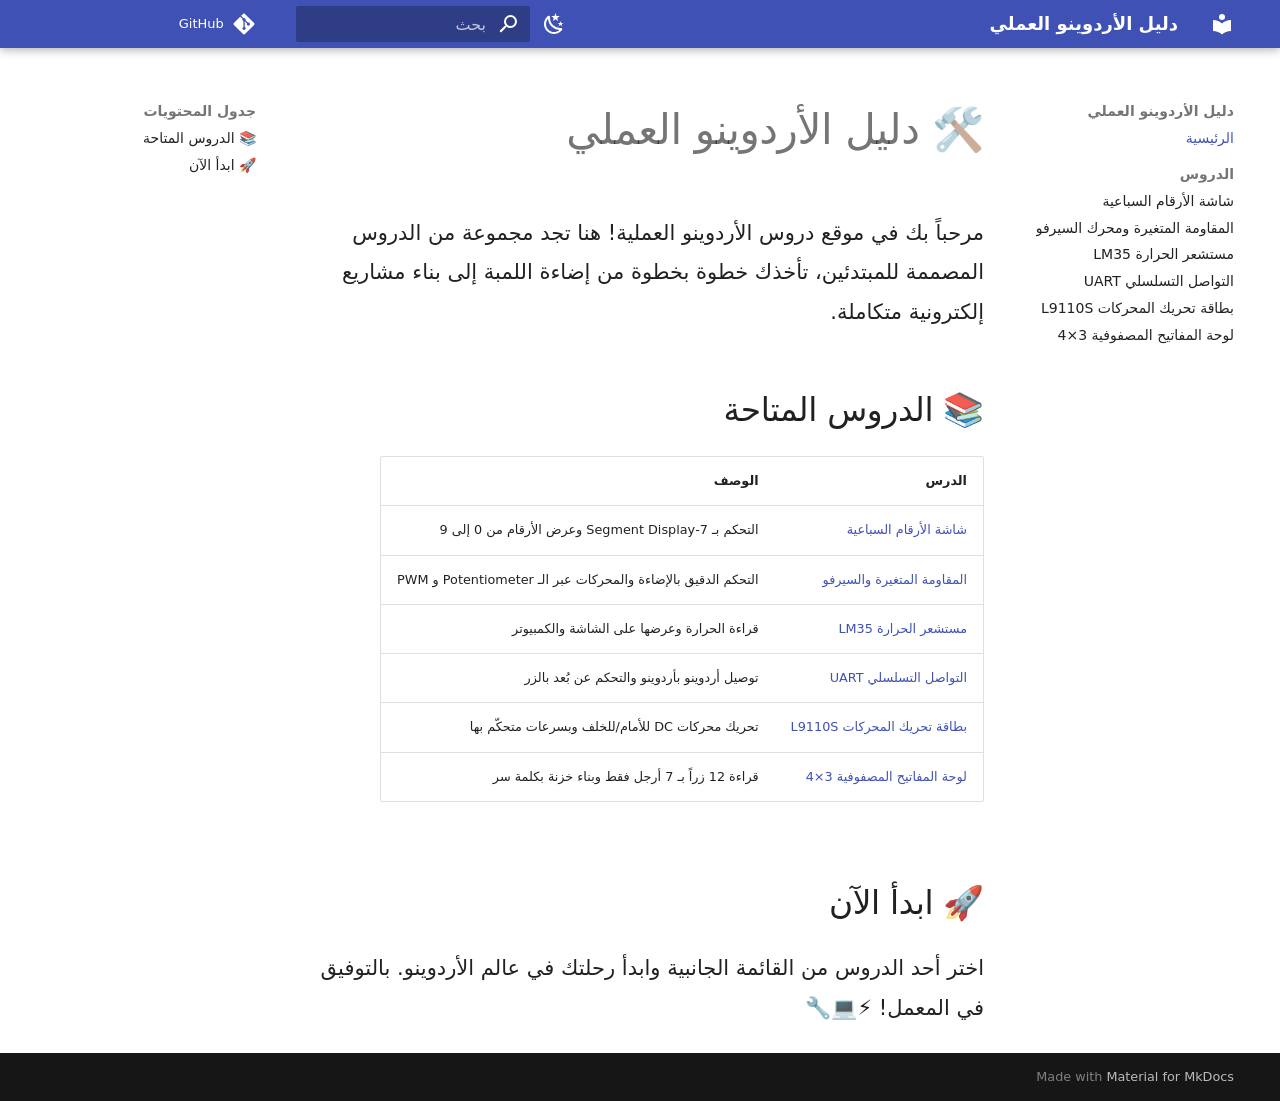
<file: index.html>
<!doctype html>
<html lang="ar" class="no-js">
  <head>
    
      <meta charset="utf-8">
      <meta name="viewport" content="width=device-width,initial-scale=1">
      
        <meta name="description" content="سلسلة دروس عملية للأردوينو باللغة العربية">
      
      
        <meta name="author" content="Arduino Kids">
      
      
        <link rel="canonical" href="https://T4gamer.github.io/arduino_lvl_2/">
      
      
      
        <link rel="next" href="seven_segment_guide/">
      
      
        
      
      
      <link rel="icon" href="assets/images/favicon.png">
      <meta name="generator" content="mkdocs-1.6.1, mkdocs-material-9.7.6">
    
    
      
        <title>دليل الأردوينو العملي</title>
      
    
    
      <link rel="stylesheet" href="assets/stylesheets/main.484c7ddc.min.css">
      
        
        <link rel="stylesheet" href="assets/stylesheets/palette.ab4e12ef.min.css">
      
      


    
    
      
    
    
      
        
        
        <link rel="preconnect" href="https://fonts.gstatic.com" crossorigin>
        <link rel="stylesheet" href="https://fonts.googleapis.com/css?family=Roboto:300,300i,400,400i,700,700i%7CRoboto+Mono:400,400i,700,700i&display=fallback">
        <style>:root{--md-text-font:"Roboto";--md-code-font:"Roboto Mono"}</style>
      
    
    
      <link rel="stylesheet" href="css/extra.css">
    
    <script>__md_scope=new URL(".",location),__md_hash=e=>[...e].reduce(((e,_)=>(e<<5)-e+_.charCodeAt(0)),0),__md_get=(e,_=localStorage,t=__md_scope)=>JSON.parse(_.getItem(t.pathname+"."+e)),__md_set=(e,_,t=localStorage,a=__md_scope)=>{try{t.setItem(a.pathname+"."+e,JSON.stringify(_))}catch(e){}}</script>
    
      

    
    
  </head>
  
  
    
    
      
    
    
    
    
    <body dir="rtl" data-md-color-scheme="default" data-md-color-primary="indigo" data-md-color-accent="amber">
  
    
    <input class="md-toggle" data-md-toggle="drawer" type="checkbox" id="__drawer" autocomplete="off">
    <input class="md-toggle" data-md-toggle="search" type="checkbox" id="__search" autocomplete="off">
    <label class="md-overlay" for="__drawer"></label>
    <div data-md-component="skip">
      
        
        <a href="#_1" class="md-skip">
          انتقل إلى المحتوى
        </a>
      
    </div>
    <div data-md-component="announce">
      
    </div>
    
    
      

  

<header class="md-header md-header--shadow" data-md-component="header">
  <nav class="md-header__inner md-grid" aria-label="عنوان العارضة">
    <a href="." title="دليل الأردوينو العملي" class="md-header__button md-logo" aria-label="دليل الأردوينو العملي" data-md-component="logo">
      
  
  <svg xmlns="http://www.w3.org/2000/svg" viewBox="0 0 24 24"><path d="M12 8a3 3 0 0 0 3-3 3 3 0 0 0-3-3 3 3 0 0 0-3 3 3 3 0 0 0 3 3m0 3.54C9.64 9.35 6.5 8 3 8v11c3.5 0 6.64 1.35 9 3.54 2.36-2.19 5.5-3.54 9-3.54V8c-3.5 0-6.64 1.35-9 3.54"/></svg>

    </a>
    <label class="md-header__button md-icon" for="__drawer">
      
      <svg xmlns="http://www.w3.org/2000/svg" viewBox="0 0 24 24"><path d="M3 6h18v2H3zm0 5h18v2H3zm0 5h18v2H3z"/></svg>
    </label>
    <div class="md-header__title" data-md-component="header-title">
      <div class="md-header__ellipsis">
        <div class="md-header__topic">
          <span class="md-ellipsis">
            دليل الأردوينو العملي
          </span>
        </div>
        <div class="md-header__topic" data-md-component="header-topic">
          <span class="md-ellipsis">
            
              الرئيسية
            
          </span>
        </div>
      </div>
    </div>
    
      
        <form class="md-header__option" data-md-component="palette">
  
    
    
    
    <input class="md-option" data-md-color-media="" data-md-color-scheme="default" data-md-color-primary="indigo" data-md-color-accent="amber"  aria-label="الوضع الداكن"  type="radio" name="__palette" id="__palette_0">
    
      <label class="md-header__button md-icon" title="الوضع الداكن" for="__palette_1" hidden>
        <svg xmlns="http://www.w3.org/2000/svg" viewBox="0 0 24 24"><path d="m17.75 4.09-2.53 1.94.91 3.06-2.63-1.81-2.63 1.81.91-3.06-2.53-1.94L12.44 4l1.06-3 1.06 3zm3.5 6.91-1.64 1.25.59 1.98-1.7-1.17-1.7 1.17.59-1.98L15.75 11l2.06-.05L18.5 9l.69 1.95zm-2.28 4.95c.83-.08 1.72 1.1 1.19 1.85-.32.45-.66.87-1.08 1.27C15.17 23 8.84 23 4.94 19.07c-3.91-3.9-3.91-10.24 0-14.14.4-.4.82-.76 1.27-1.08.75-.53 1.93.36 1.85 1.19-.27 2.86.69 5.83 2.89 8.02a9.96 9.96 0 0 0 8.02 2.89m-1.64 2.02a12.08 12.08 0 0 1-7.8-3.47c-2.17-2.19-3.33-5-3.49-7.82-2.81 3.14-2.7 7.96.31 10.98 3.02 3.01 7.84 3.12 10.98.31"/></svg>
      </label>
    
  
    
    
    
    <input class="md-option" data-md-color-media="" data-md-color-scheme="slate" data-md-color-primary="indigo" data-md-color-accent="amber"  aria-label="الوضع الفاتح"  type="radio" name="__palette" id="__palette_1">
    
      <label class="md-header__button md-icon" title="الوضع الفاتح" for="__palette_0" hidden>
        <svg xmlns="http://www.w3.org/2000/svg" viewBox="0 0 24 24"><path d="M12 7a5 5 0 0 1 5 5 5 5 0 0 1-5 5 5 5 0 0 1-5-5 5 5 0 0 1 5-5m0 2a3 3 0 0 0-3 3 3 3 0 0 0 3 3 3 3 0 0 0 3-3 3 3 0 0 0-3-3m0-7 2.39 3.42C13.65 5.15 12.84 5 12 5s-1.65.15-2.39.42zM3.34 7l4.16-.35A7.2 7.2 0 0 0 5.94 8.5c-.44.74-.69 1.5-.83 2.29zm.02 10 1.76-3.77a7.131 7.131 0 0 0 2.38 4.14zM20.65 7l-1.77 3.79a7.02 7.02 0 0 0-2.38-4.15zm-.01 10-4.14.36c.59-.51 1.12-1.14 1.54-1.86.42-.73.69-1.5.83-2.29zM12 22l-2.41-3.44c.74.27 1.55.44 2.41.44.82 0 1.63-.17 2.37-.44z"/></svg>
      </label>
    
  
</form>
      
    
    
      <script>var palette=__md_get("__palette");if(palette&&palette.color){if("(prefers-color-scheme)"===palette.color.media){var media=matchMedia("(prefers-color-scheme: light)"),input=document.querySelector(media.matches?"[data-md-color-media='(prefers-color-scheme: light)']":"[data-md-color-media='(prefers-color-scheme: dark)']");palette.color.media=input.getAttribute("data-md-color-media"),palette.color.scheme=input.getAttribute("data-md-color-scheme"),palette.color.primary=input.getAttribute("data-md-color-primary"),palette.color.accent=input.getAttribute("data-md-color-accent")}for(var[key,value]of Object.entries(palette.color))document.body.setAttribute("data-md-color-"+key,value)}</script>
    
    
    
      
      
        <label class="md-header__button md-icon" for="__search">
          
          <svg xmlns="http://www.w3.org/2000/svg" viewBox="0 0 24 24"><path d="M9.5 3A6.5 6.5 0 0 1 16 9.5c0 1.61-.59 3.09-1.56 4.23l.27.27h.79l5 5-1.5 1.5-5-5v-.79l-.27-.27A6.52 6.52 0 0 1 9.5 16 6.5 6.5 0 0 1 3 9.5 6.5 6.5 0 0 1 9.5 3m0 2C7 5 5 7 5 9.5S7 14 9.5 14 14 12 14 9.5 12 5 9.5 5"/></svg>
        </label>
        <div class="md-search" data-md-component="search" role="dialog">
  <label class="md-search__overlay" for="__search"></label>
  <div class="md-search__inner" role="search">
    <form class="md-search__form" name="search">
      <input type="text" class="md-search__input" name="query" aria-label="بحث" placeholder="بحث" autocapitalize="off" autocorrect="off" autocomplete="off" spellcheck="false" data-md-component="search-query" required>
      <label class="md-search__icon md-icon" for="__search">
        
        <svg xmlns="http://www.w3.org/2000/svg" viewBox="0 0 24 24"><path d="M9.5 3A6.5 6.5 0 0 1 16 9.5c0 1.61-.59 3.09-1.56 4.23l.27.27h.79l5 5-1.5 1.5-5-5v-.79l-.27-.27A6.52 6.52 0 0 1 9.5 16 6.5 6.5 0 0 1 3 9.5 6.5 6.5 0 0 1 9.5 3m0 2C7 5 5 7 5 9.5S7 14 9.5 14 14 12 14 9.5 12 5 9.5 5"/></svg>
        
        <svg xmlns="http://www.w3.org/2000/svg" viewBox="0 0 24 24"><path d="M20 11v2H8l5.5 5.5-1.42 1.42L4.16 12l7.92-7.92L13.5 5.5 8 11z"/></svg>
      </label>
      <nav class="md-search__options" aria-label="إبحث">
        
        <button type="reset" class="md-search__icon md-icon" title="مسح كلي" aria-label="مسح كلي" tabindex="-1">
          
          <svg xmlns="http://www.w3.org/2000/svg" viewBox="0 0 24 24"><path d="M19 6.41 17.59 5 12 10.59 6.41 5 5 6.41 10.59 12 5 17.59 6.41 19 12 13.41 17.59 19 19 17.59 13.41 12z"/></svg>
        </button>
      </nav>
      
        <div class="md-search__suggest" data-md-component="search-suggest"></div>
      
    </form>
    <div class="md-search__output">
      <div class="md-search__scrollwrap" tabindex="0" data-md-scrollfix>
        <div class="md-search-result" data-md-component="search-result">
          <div class="md-search-result__meta">
            بدء البحث
          </div>
          <ol class="md-search-result__list" role="presentation"></ol>
        </div>
      </div>
    </div>
  </div>
</div>
      
    
    
      <div class="md-header__source">
        <a href="https://github.com/T4gamer/arduino_lvl_2" title="اذهب إلى المصدر" class="md-source" data-md-component="source">
  <div class="md-source__icon md-icon">
    
    <svg xmlns="http://www.w3.org/2000/svg" viewBox="0 0 448 512"><!--! Font Awesome Free 7.1.0 by @fontawesome - https://fontawesome.com License - https://fontawesome.com/license/free (Icons: CC BY 4.0, Fonts: SIL OFL 1.1, Code: MIT License) Copyright 2025 Fonticons, Inc.--><path d="M439.6 236.1 244 40.5c-5.4-5.5-12.8-8.5-20.4-8.5s-15 3-20.4 8.4L162.5 81l51.5 51.5c27.1-9.1 52.7 16.8 43.4 43.7l49.7 49.7c34.2-11.8 61.2 31 35.5 56.7-26.5 26.5-70.2-2.9-56-37.3L240.3 199v121.9c25.3 12.5 22.3 41.8 9.1 55-6.4 6.4-15.2 10.1-24.3 10.1s-17.8-3.6-24.3-10.1c-17.6-17.6-11.1-46.9 11.2-56v-123c-20.8-8.5-24.6-30.7-18.6-45L142.6 101 8.5 235.1C3 240.6 0 247.9 0 255.5s3 15 8.5 20.4l195.6 195.7c5.4 5.4 12.7 8.4 20.4 8.4s15-3 20.4-8.4l194.7-194.7c5.4-5.4 8.4-12.8 8.4-20.4s-3-15-8.4-20.4"/></svg>
  </div>
  <div class="md-source__repository">
    GitHub
  </div>
</a>
      </div>
    
  </nav>
  
</header>
    
    <div class="md-container" data-md-component="container">
      
      
        
          
        
      
      <main class="md-main" data-md-component="main">
        <div class="md-main__inner md-grid">
          
            
              
              <div class="md-sidebar md-sidebar--primary" data-md-component="sidebar" data-md-type="navigation" >
                <div class="md-sidebar__scrollwrap">
                  <div class="md-sidebar__inner">
                    



<nav class="md-nav md-nav--primary" aria-label="تصفح" data-md-level="0">
  <label class="md-nav__title" for="__drawer">
    <a href="." title="دليل الأردوينو العملي" class="md-nav__button md-logo" aria-label="دليل الأردوينو العملي" data-md-component="logo">
      
  
  <svg xmlns="http://www.w3.org/2000/svg" viewBox="0 0 24 24"><path d="M12 8a3 3 0 0 0 3-3 3 3 0 0 0-3-3 3 3 0 0 0-3 3 3 3 0 0 0 3 3m0 3.54C9.64 9.35 6.5 8 3 8v11c3.5 0 6.64 1.35 9 3.54 2.36-2.19 5.5-3.54 9-3.54V8c-3.5 0-6.64 1.35-9 3.54"/></svg>

    </a>
    دليل الأردوينو العملي
  </label>
  
    <div class="md-nav__source">
      <a href="https://github.com/T4gamer/arduino_lvl_2" title="اذهب إلى المصدر" class="md-source" data-md-component="source">
  <div class="md-source__icon md-icon">
    
    <svg xmlns="http://www.w3.org/2000/svg" viewBox="0 0 448 512"><!--! Font Awesome Free 7.1.0 by @fontawesome - https://fontawesome.com License - https://fontawesome.com/license/free (Icons: CC BY 4.0, Fonts: SIL OFL 1.1, Code: MIT License) Copyright 2025 Fonticons, Inc.--><path d="M439.6 236.1 244 40.5c-5.4-5.5-12.8-8.5-20.4-8.5s-15 3-20.4 8.4L162.5 81l51.5 51.5c27.1-9.1 52.7 16.8 43.4 43.7l49.7 49.7c34.2-11.8 61.2 31 35.5 56.7-26.5 26.5-70.2-2.9-56-37.3L240.3 199v121.9c25.3 12.5 22.3 41.8 9.1 55-6.4 6.4-15.2 10.1-24.3 10.1s-17.8-3.6-24.3-10.1c-17.6-17.6-11.1-46.9 11.2-56v-123c-20.8-8.5-24.6-30.7-18.6-45L142.6 101 8.5 235.1C3 240.6 0 247.9 0 255.5s3 15 8.5 20.4l195.6 195.7c5.4 5.4 12.7 8.4 20.4 8.4s15-3 20.4-8.4l194.7-194.7c5.4-5.4 8.4-12.8 8.4-20.4s-3-15-8.4-20.4"/></svg>
  </div>
  <div class="md-source__repository">
    GitHub
  </div>
</a>
    </div>
  
  <ul class="md-nav__list" data-md-scrollfix>
    
      
      
  
  
    
  
  
  
    <li class="md-nav__item md-nav__item--active">
      
      <input class="md-nav__toggle md-toggle" type="checkbox" id="__toc">
      
      
        
      
      
        <label class="md-nav__link md-nav__link--active" for="__toc">
          
  
  
  <span class="md-ellipsis">
    
  
    الرئيسية
  

    
  </span>
  
  

          <span class="md-nav__icon md-icon"></span>
        </label>
      
      <a href="." class="md-nav__link md-nav__link--active">
        
  
  
  <span class="md-ellipsis">
    
  
    الرئيسية
  

    
  </span>
  
  

      </a>
      
        

<nav class="md-nav md-nav--secondary" aria-label="جدول المحتويات">
  
  
  
    
  
  
    <label class="md-nav__title" for="__toc">
      <span class="md-nav__icon md-icon"></span>
      جدول المحتويات
    </label>
    <ul class="md-nav__list" data-md-component="toc" data-md-scrollfix>
      
        <li class="md-nav__item">
  <a href="#_2" class="md-nav__link">
    <span class="md-ellipsis">
      
        📚 الدروس المتاحة
      
    </span>
  </a>
  
</li>
      
        <li class="md-nav__item">
  <a href="#_3" class="md-nav__link">
    <span class="md-ellipsis">
      
        🚀 ابدأ الآن
      
    </span>
  </a>
  
</li>
      
    </ul>
  
</nav>
      
    </li>
  

    
      
      
  
  
  
  
    
    
    
    
      
        
        
      
    
    
    <li class="md-nav__item md-nav__item--section md-nav__item--nested">
      
        
        
        <input class="md-nav__toggle md-toggle " type="checkbox" id="__nav_2" >
        
          
          <label class="md-nav__link" for="__nav_2" id="__nav_2_label" tabindex="">
            
  
  
  <span class="md-ellipsis">
    
  
    الدروس
  

    
  </span>
  
  

            <span class="md-nav__icon md-icon"></span>
          </label>
        
        <nav class="md-nav" data-md-level="1" aria-labelledby="__nav_2_label" aria-expanded="false">
          <label class="md-nav__title" for="__nav_2">
            <span class="md-nav__icon md-icon"></span>
            
  
    الدروس
  

          </label>
          <ul class="md-nav__list" data-md-scrollfix>
            
              
                
  
  
  
  
    <li class="md-nav__item">
      <a href="seven_segment_guide/" class="md-nav__link">
        
  
  
  <span class="md-ellipsis">
    
  
    شاشة الأرقام السباعية
  

    
  </span>
  
  

      </a>
    </li>
  

              
            
              
                
  
  
  
  
    <li class="md-nav__item">
      <a href="servo_potentiometer/" class="md-nav__link">
        
  
  
  <span class="md-ellipsis">
    
  
    المقاومة المتغيرة ومحرك السيرفو
  

    
  </span>
  
  

      </a>
    </li>
  

              
            
              
                
  
  
  
  
    <li class="md-nav__item">
      <a href="lm35/" class="md-nav__link">
        
  
  
  <span class="md-ellipsis">
    
  
    مستشعر الحرارة LM35
  

    
  </span>
  
  

      </a>
    </li>
  

              
            
              
                
  
  
  
  
    <li class="md-nav__item">
      <a href="UART_Serial_Buttons_Lesson/" class="md-nav__link">
        
  
  
  <span class="md-ellipsis">
    
  
    التواصل التسلسلي UART
  

    
  </span>
  
  

      </a>
    </li>
  

              
            
              
                
  
  
  
  
    <li class="md-nav__item">
      <a href="L9110S_motor_driver/" class="md-nav__link">
        
  
  
  <span class="md-ellipsis">
    
  
    بطاقة تحريك المحركات L9110S
  

    
  </span>
  
  

      </a>
    </li>
  

              
            
              
                
  
  
  
  
    <li class="md-nav__item">
      <a href="matrix_keypad_3x4/" class="md-nav__link">
        
  
  
  <span class="md-ellipsis">
    
  
    لوحة المفاتيح المصفوفية 3×4
  

    
  </span>
  
  

      </a>
    </li>
  

              
            
          </ul>
        </nav>
      
    </li>
  

    
  </ul>
</nav>
                  </div>
                </div>
              </div>
            
            
              
              <div class="md-sidebar md-sidebar--secondary" data-md-component="sidebar" data-md-type="toc" >
                <div class="md-sidebar__scrollwrap">
                  <div class="md-sidebar__inner">
                    

<nav class="md-nav md-nav--secondary" aria-label="جدول المحتويات">
  
  
  
    
  
  
    <label class="md-nav__title" for="__toc">
      <span class="md-nav__icon md-icon"></span>
      جدول المحتويات
    </label>
    <ul class="md-nav__list" data-md-component="toc" data-md-scrollfix>
      
        <li class="md-nav__item">
  <a href="#_2" class="md-nav__link">
    <span class="md-ellipsis">
      
        📚 الدروس المتاحة
      
    </span>
  </a>
  
</li>
      
        <li class="md-nav__item">
  <a href="#_3" class="md-nav__link">
    <span class="md-ellipsis">
      
        🚀 ابدأ الآن
      
    </span>
  </a>
  
</li>
      
    </ul>
  
</nav>
                  </div>
                </div>
              </div>
            
          
          
            <div class="md-content" data-md-component="content">
              
              <article class="md-content__inner md-typeset">
                
                  


  
  


<h1 id="_1">🛠️ دليل الأردوينو العملي</h1>
<p>مرحباً بك في موقع دروس الأردوينو العملية! هنا تجد مجموعة من الدروس المصممة للمبتدئين، تأخذك خطوة بخطوة من إضاءة اللمبة إلى بناء مشاريع إلكترونية متكاملة.</p>
<h2 id="_2">📚 الدروس المتاحة</h2>
<table>
<thead>
<tr>
<th>الدرس</th>
<th>الوصف</th>
</tr>
</thead>
<tbody>
<tr>
<td><a href="seven_segment_guide/">شاشة الأرقام السباعية</a></td>
<td>التحكم بـ 7-Segment Display وعرض الأرقام من 0 إلى 9</td>
</tr>
<tr>
<td><a href="servo_potentiometer/">المقاومة المتغيرة والسيرفو</a></td>
<td>التحكم الدقيق بالإضاءة والمحركات عبر الـ Potentiometer و PWM</td>
</tr>
<tr>
<td><a href="lm35/">مستشعر الحرارة LM35</a></td>
<td>قراءة الحرارة وعرضها على الشاشة والكمبيوتر</td>
</tr>
<tr>
<td><a href="UART_Serial_Buttons_Lesson/">التواصل التسلسلي UART</a></td>
<td>توصيل أردوينو بأردوينو والتحكم عن بُعد بالزر</td>
</tr>
<tr>
<td><a href="L9110S_motor_driver/">بطاقة تحريك المحركات L9110S</a></td>
<td>تحريك محركات DC للأمام/للخلف وبسرعات متحكّم بها</td>
</tr>
<tr>
<td><a href="matrix_keypad_3x4/">لوحة المفاتيح المصفوفية 3×4</a></td>
<td>قراءة 12 زراً بـ 7 أرجل فقط وبناء خزنة بكلمة سر</td>
</tr>
</tbody>
</table>
<h2 id="_3">🚀 ابدأ الآن</h2>
<p>اختر أحد الدروس من القائمة الجانبية وابدأ رحلتك في عالم الأردوينو. بالتوفيق في المعمل! ⚡💻🔧</p>












                
              </article>
            </div>
          
          
<script>var target=document.getElementById(location.hash.slice(1));target&&target.name&&(target.checked=target.name.startsWith("__tabbed_"))</script>
        </div>
        
          <button type="button" class="md-top md-icon" data-md-component="top" hidden>
  
  <svg xmlns="http://www.w3.org/2000/svg" viewBox="0 0 24 24"><path d="M13 20h-2V8l-5.5 5.5-1.42-1.42L12 4.16l7.92 7.92-1.42 1.42L13 8z"/></svg>
  عد إلى الأعلى
</button>
        
      </main>
      
        <footer class="md-footer">
  
  <div class="md-footer-meta md-typeset">
    <div class="md-footer-meta__inner md-grid">
      <div class="md-copyright">
  
  
    Made with
    <a href="https://squidfunk.github.io/mkdocs-material/" target="_blank" rel="noopener">
      Material for MkDocs
    </a>
  
</div>
      
    </div>
  </div>
</footer>
      
    </div>
    <div class="md-dialog" data-md-component="dialog">
      <div class="md-dialog__inner md-typeset"></div>
    </div>
    
    
    
      
      
      <script id="__config" type="application/json">{"annotate": null, "base": ".", "features": ["navigation.sections", "navigation.top", "content.code.copy", "content.code.annotate", "search.suggest", "search.highlight"], "search": "assets/javascripts/workers/search.2c215733.min.js", "tags": null, "translations": {"clipboard.copied": "\u062a\u0645 \u0627\u0644\u0646\u0633\u062e \u0627\u0644\u0649 \u0627\u0644\u062d\u0627\u0641\u0638\u0629", "clipboard.copy": "\u0646\u0633\u062e \u0625\u0644\u0649 \u0627\u0644\u062d\u0627\u0641\u0638\u0629", "search.result.more.one": "\u0623\u0643\u062b\u0631 \u0645\u0646 1 \u0641\u064a \u0647\u0630\u0647 \u0627\u0644\u0635\u0641\u062d\u0629", "search.result.more.other": "\u0623\u0643\u062b\u0631 \u0645\u0646 # \u0641\u064a \u0647\u0630\u0647 \u0627\u0644\u0635\u0641\u062d\u0629", "search.result.none": "\u0644\u0627 \u062a\u0648\u062c\u062f \u0646\u062a\u0627\u0626\u062c", "search.result.one": "\u0646\u062a\u0627\u0626\u062c \u0627\u0644\u0628\u062d\u062b \u0645\u0633\u062a\u0646\u062f \u0648\u0627\u062d\u062f", "search.result.other": "\u0646\u062a\u0627\u0626\u062c \u0627\u0644\u0628\u062d\u062b # \u0645\u0633\u062a\u0646\u062f\u0627\u062a", "search.result.placeholder": "\u0627\u0643\u062a\u0628 \u0644\u0628\u062f\u0621 \u0627\u0644\u0628\u062d\u062b", "search.result.term.missing": "\u0645\u0641\u0642\u0648\u062f", "select.version": "\u0625\u062e\u062a\u0631 \u0627\u0644\u0625\u0635\u062f\u0627\u0631"}, "version": null}</script>
    
    
      <script src="assets/javascripts/bundle.79ae519e.min.js"></script>
      
    
  </body>
</html>
</file>
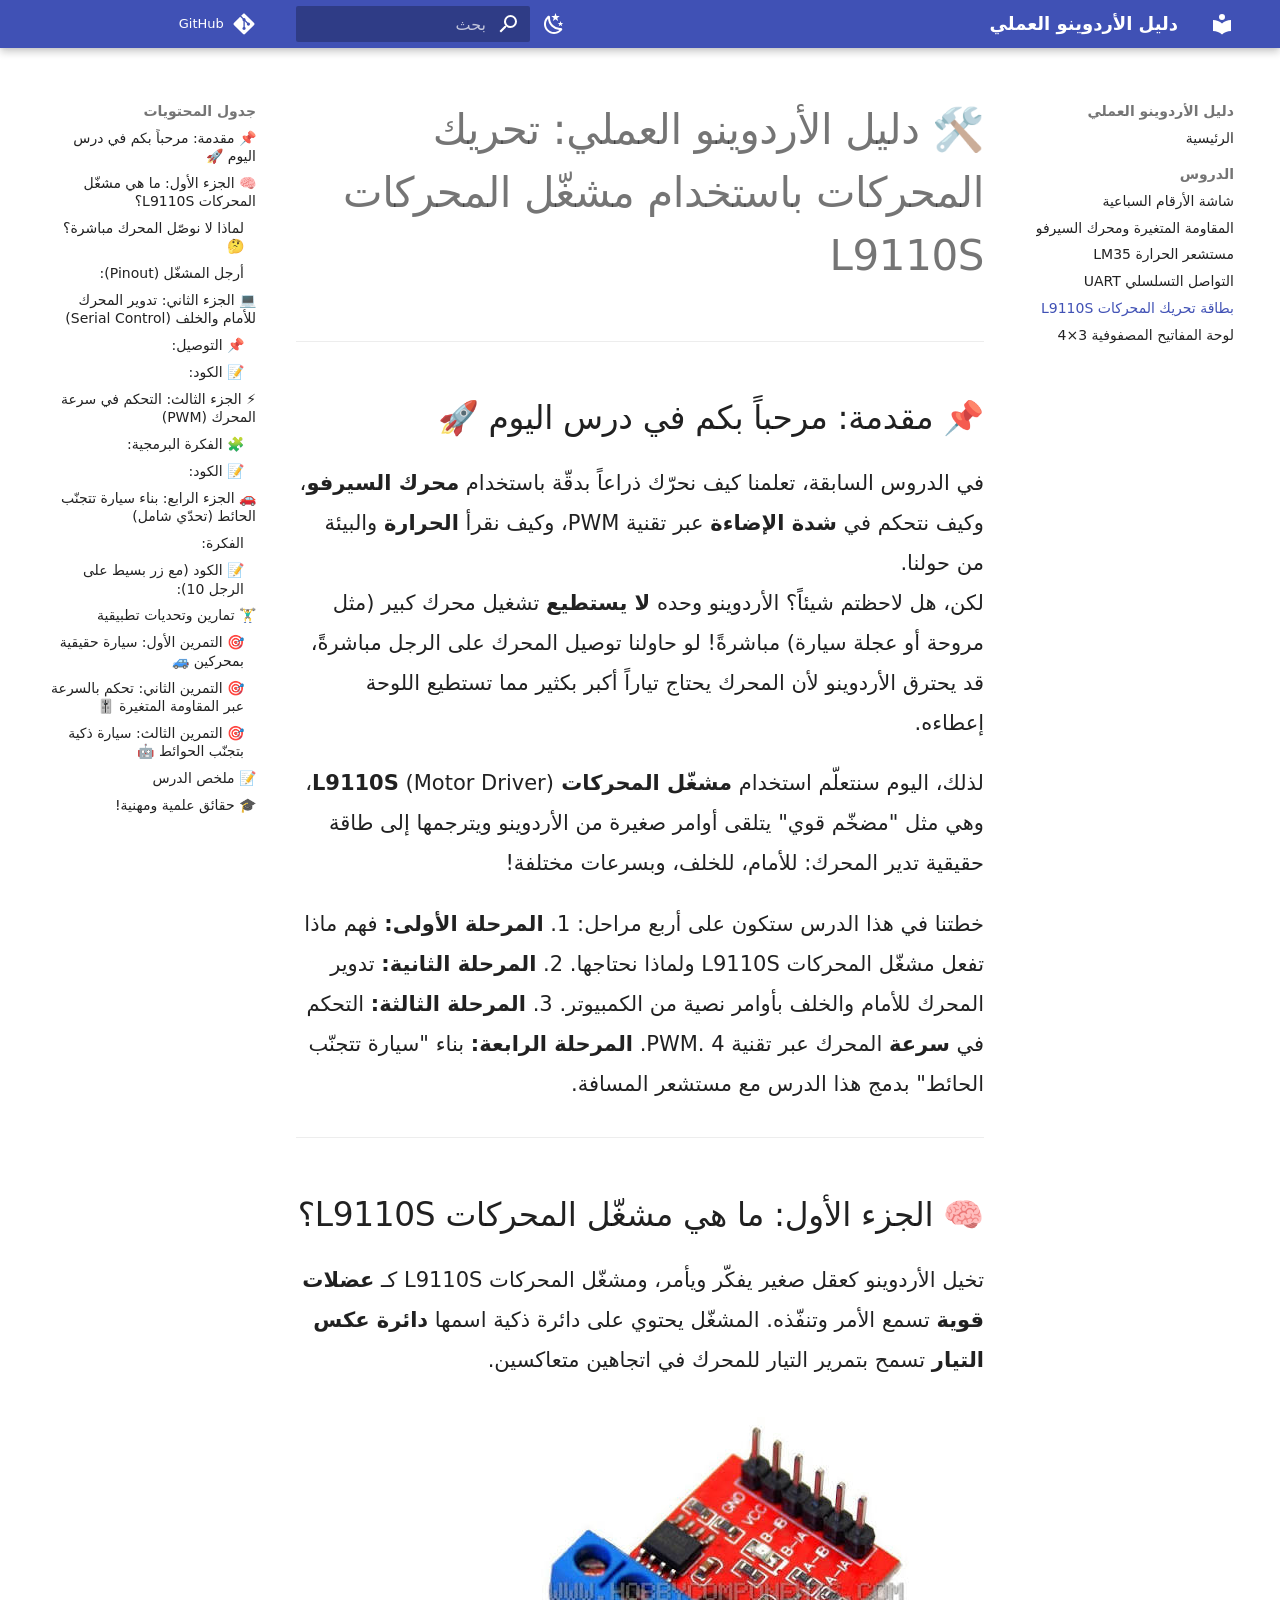
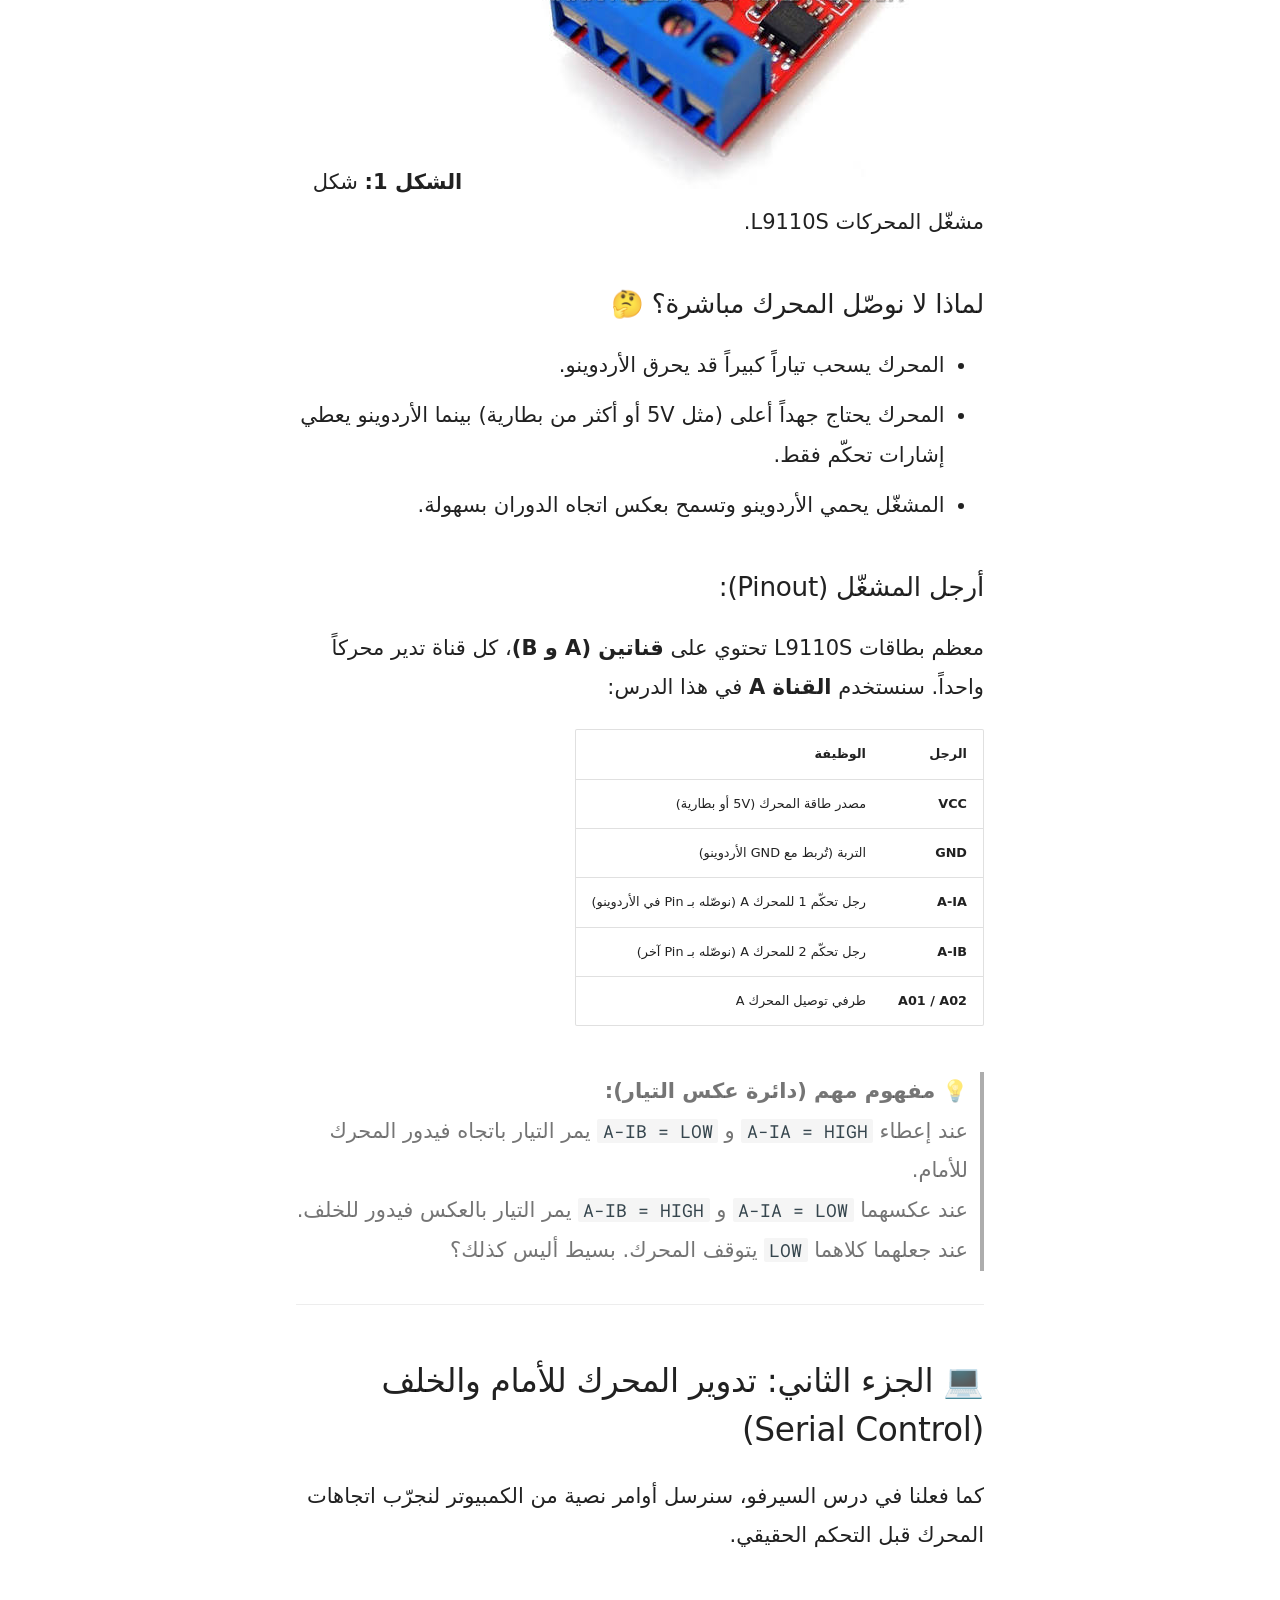
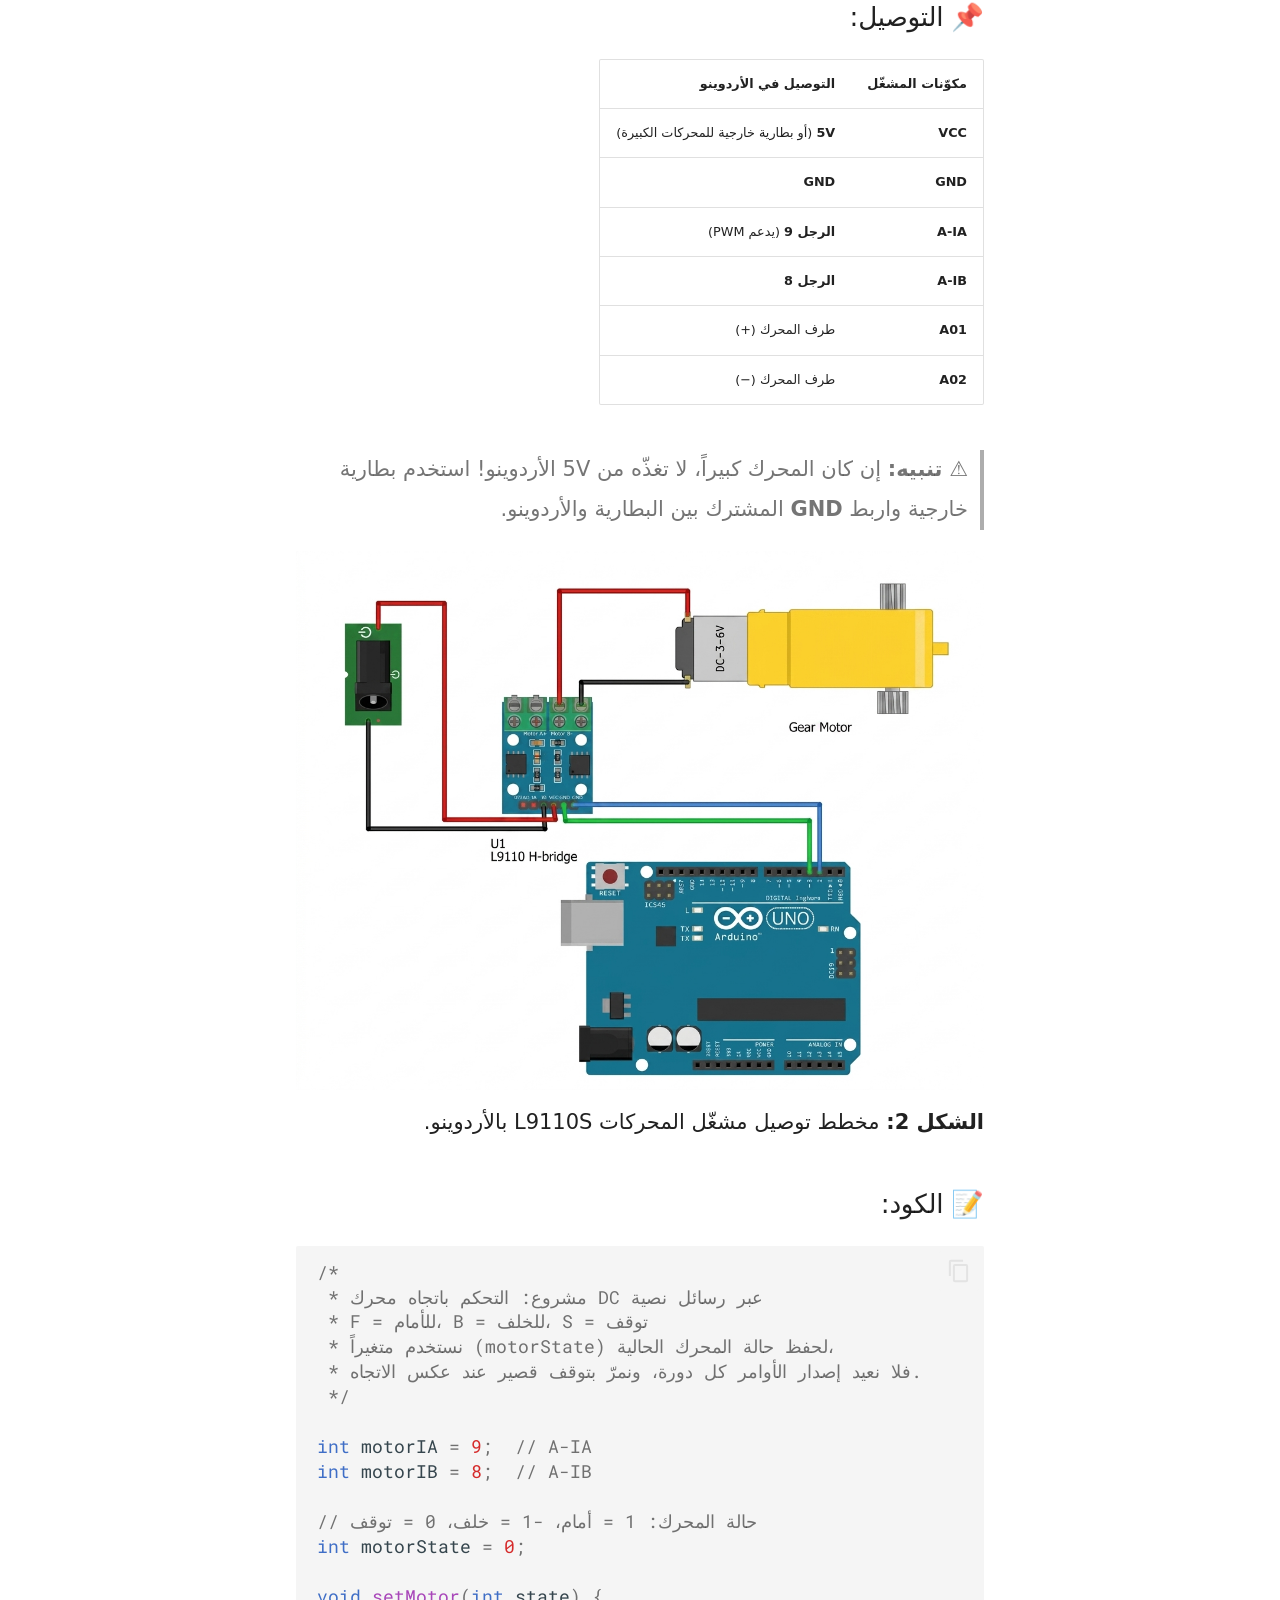
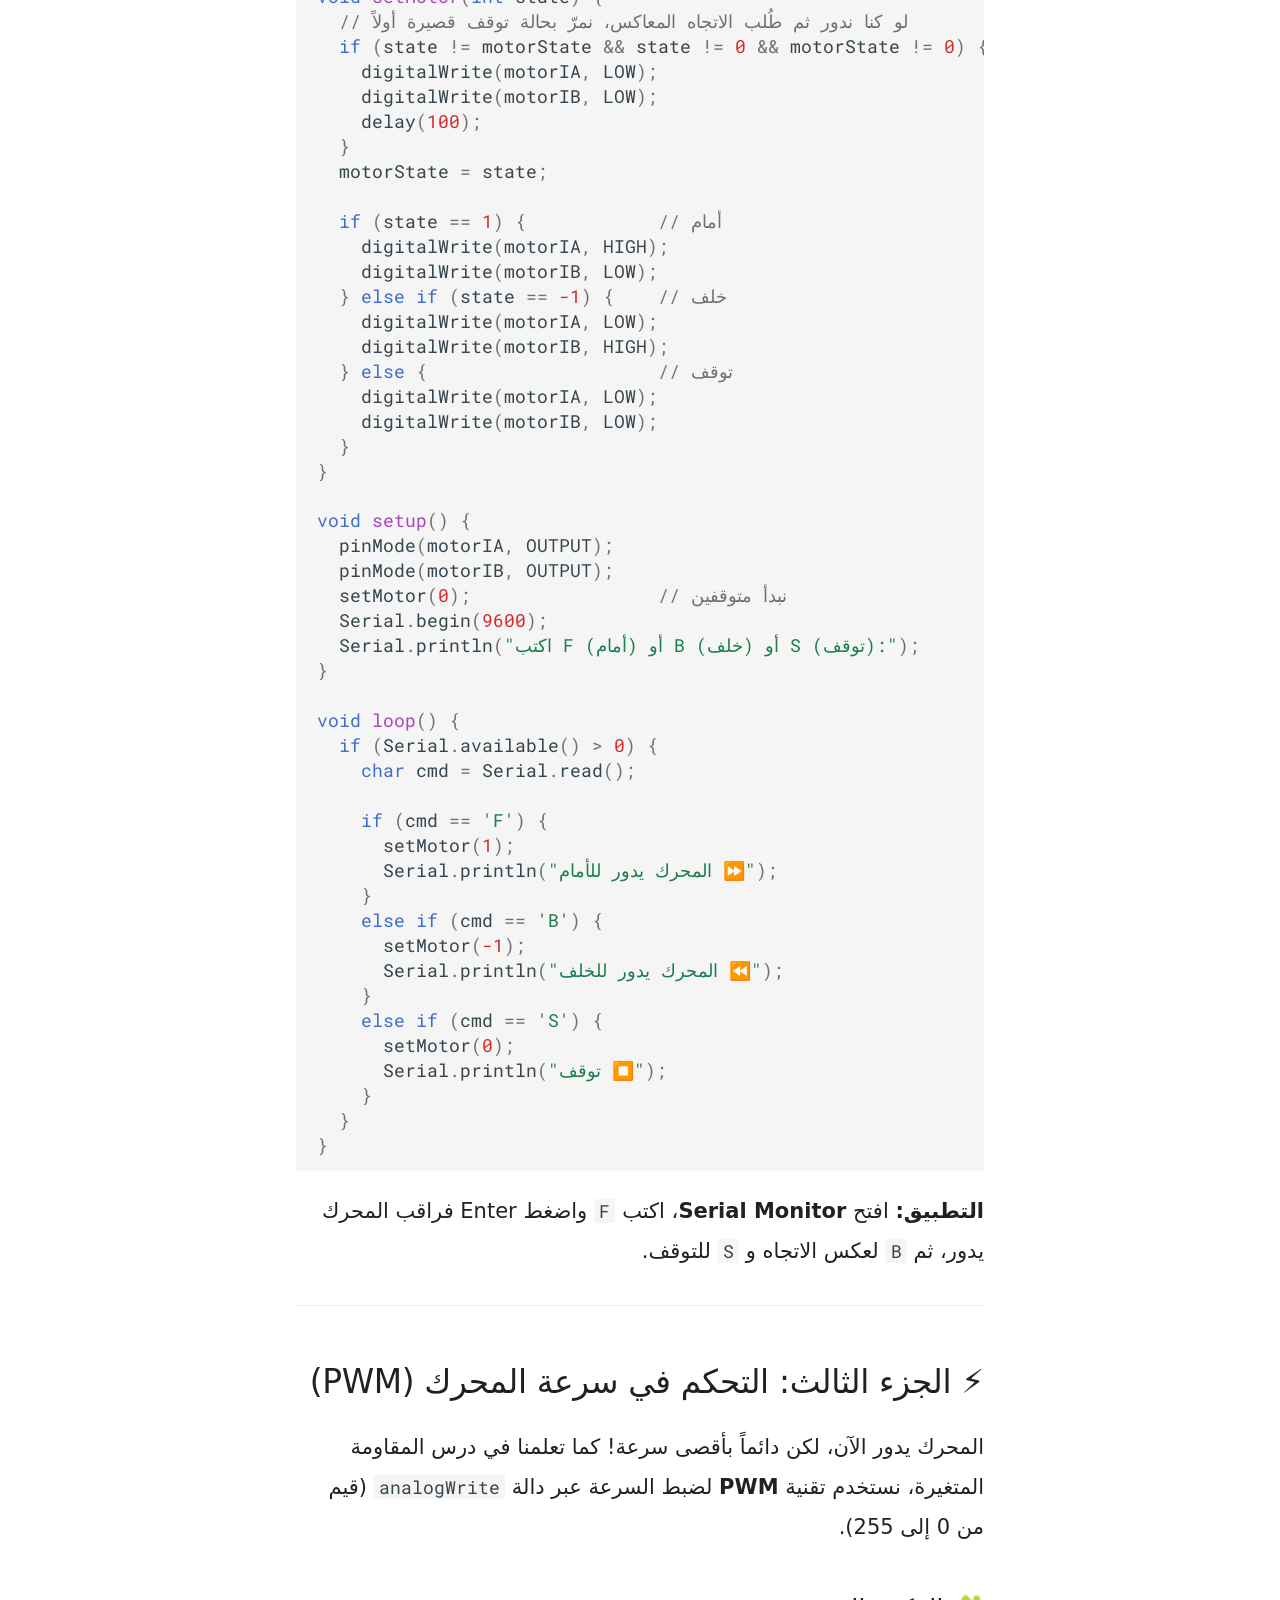
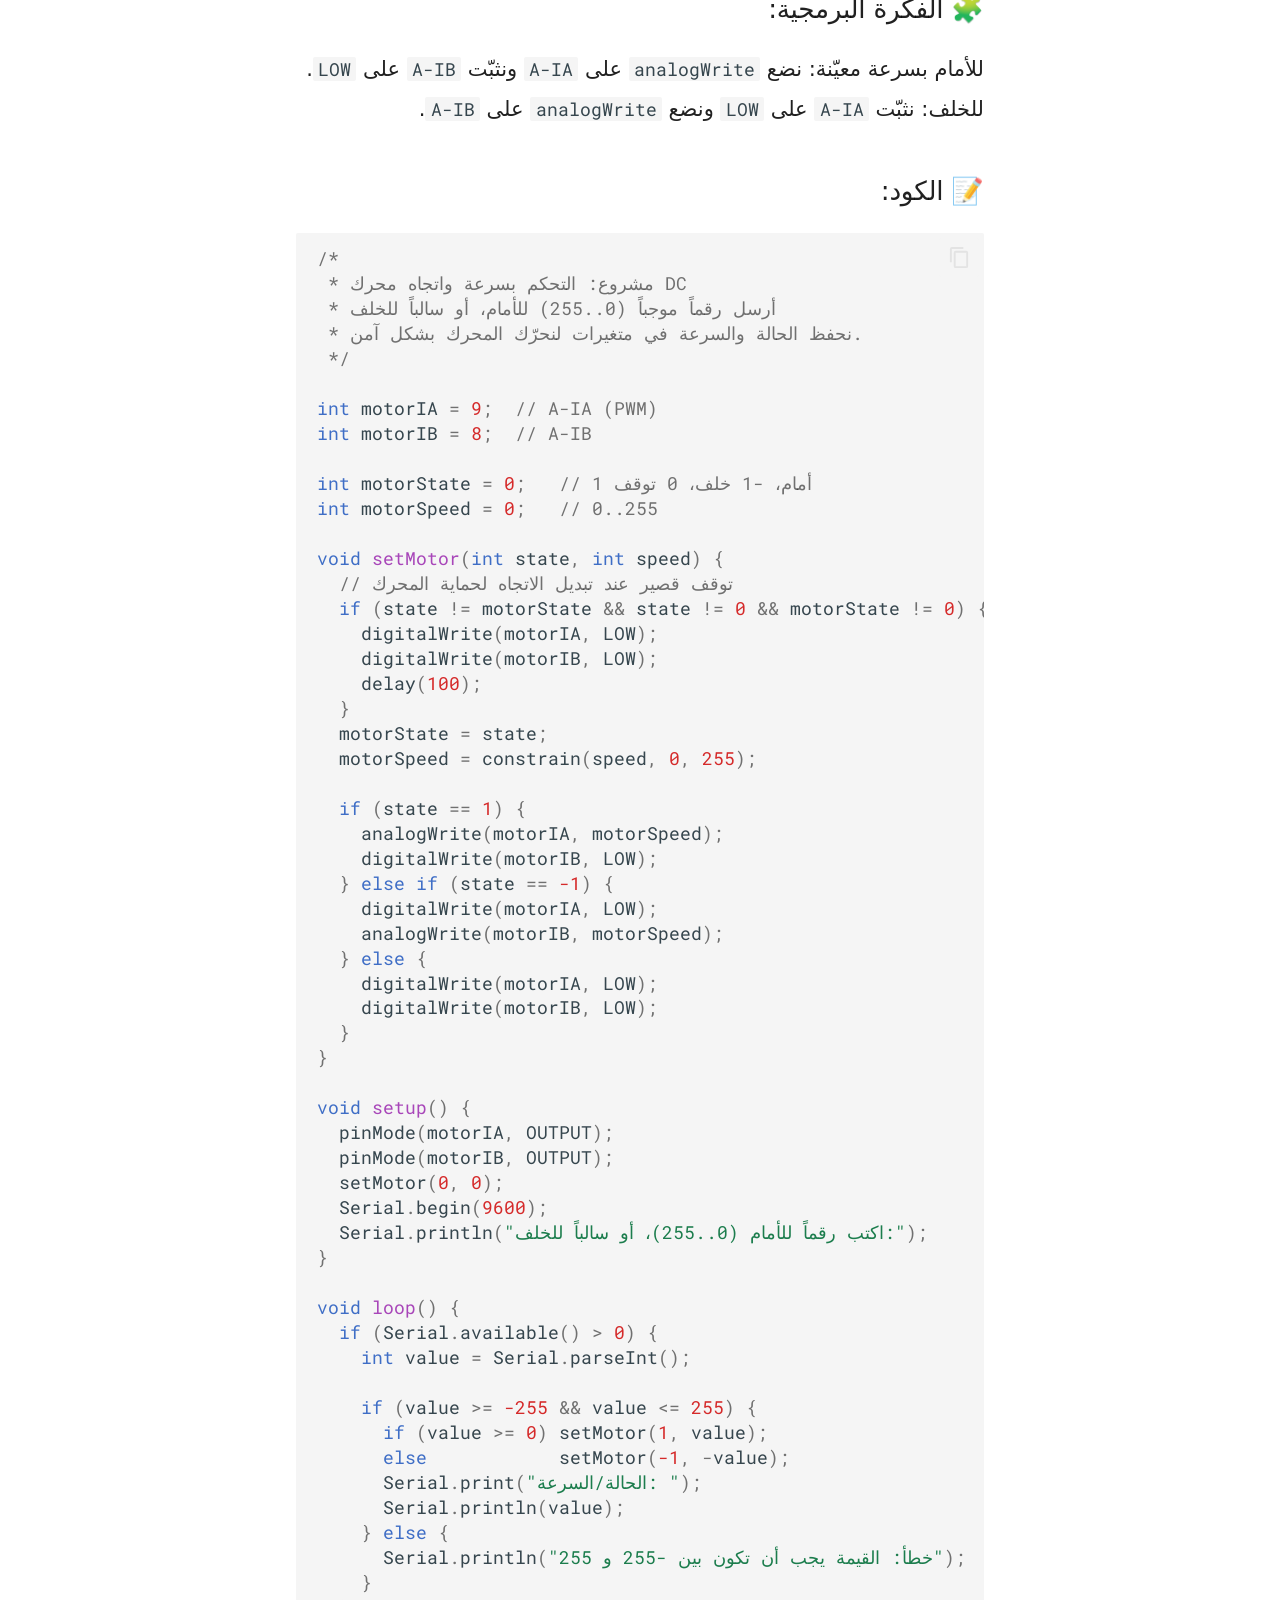
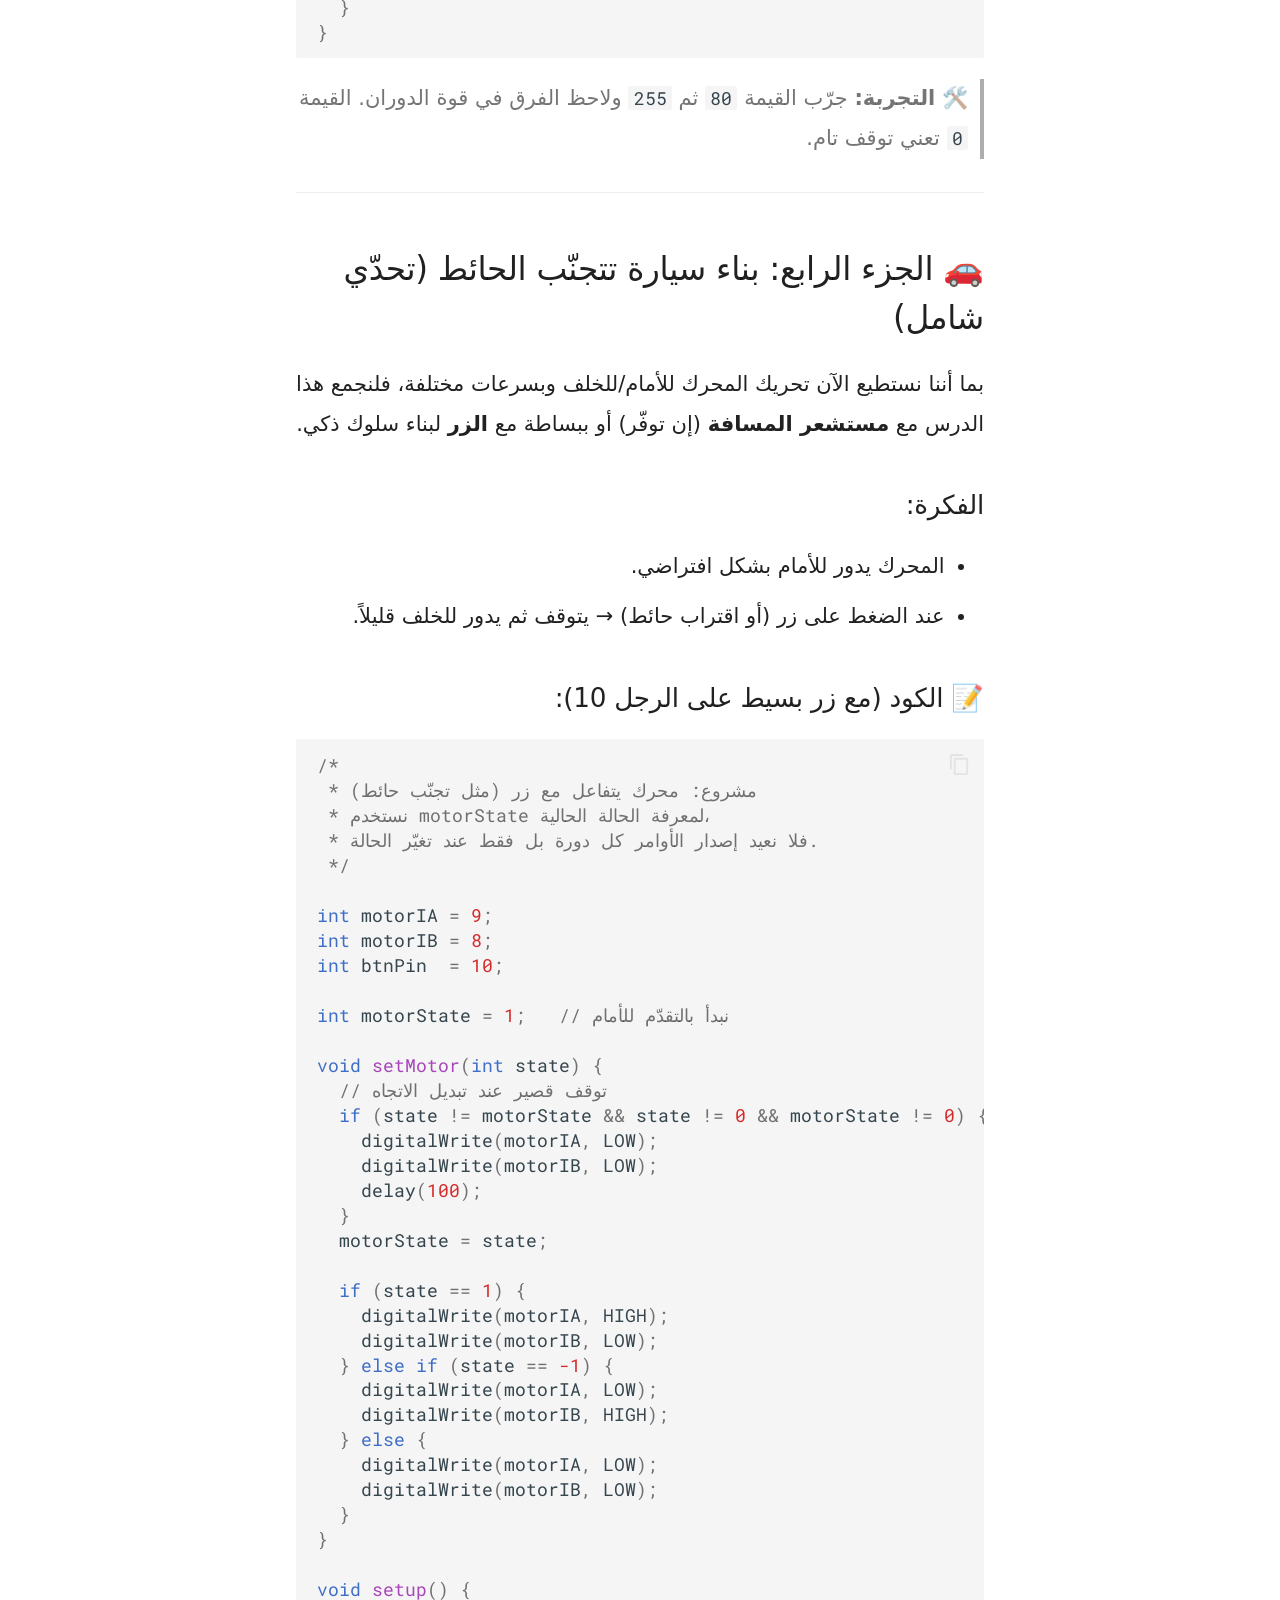
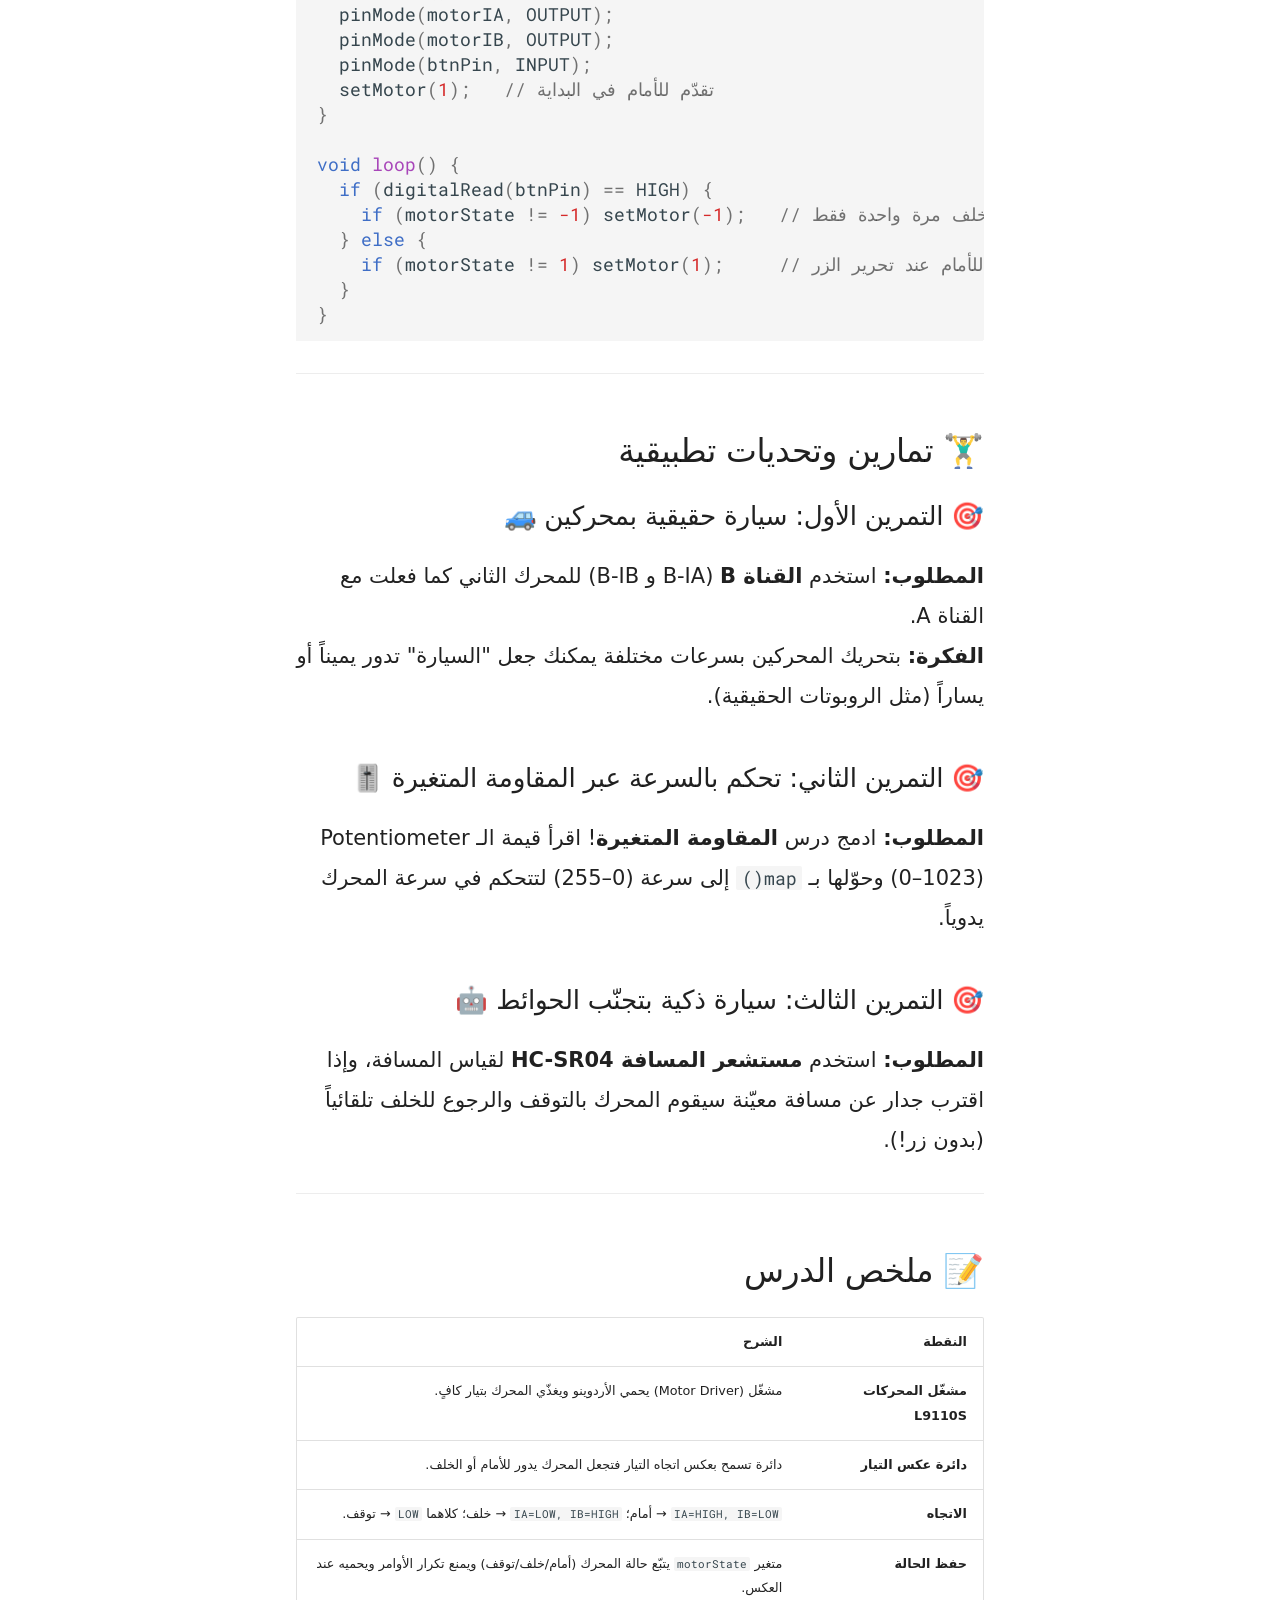
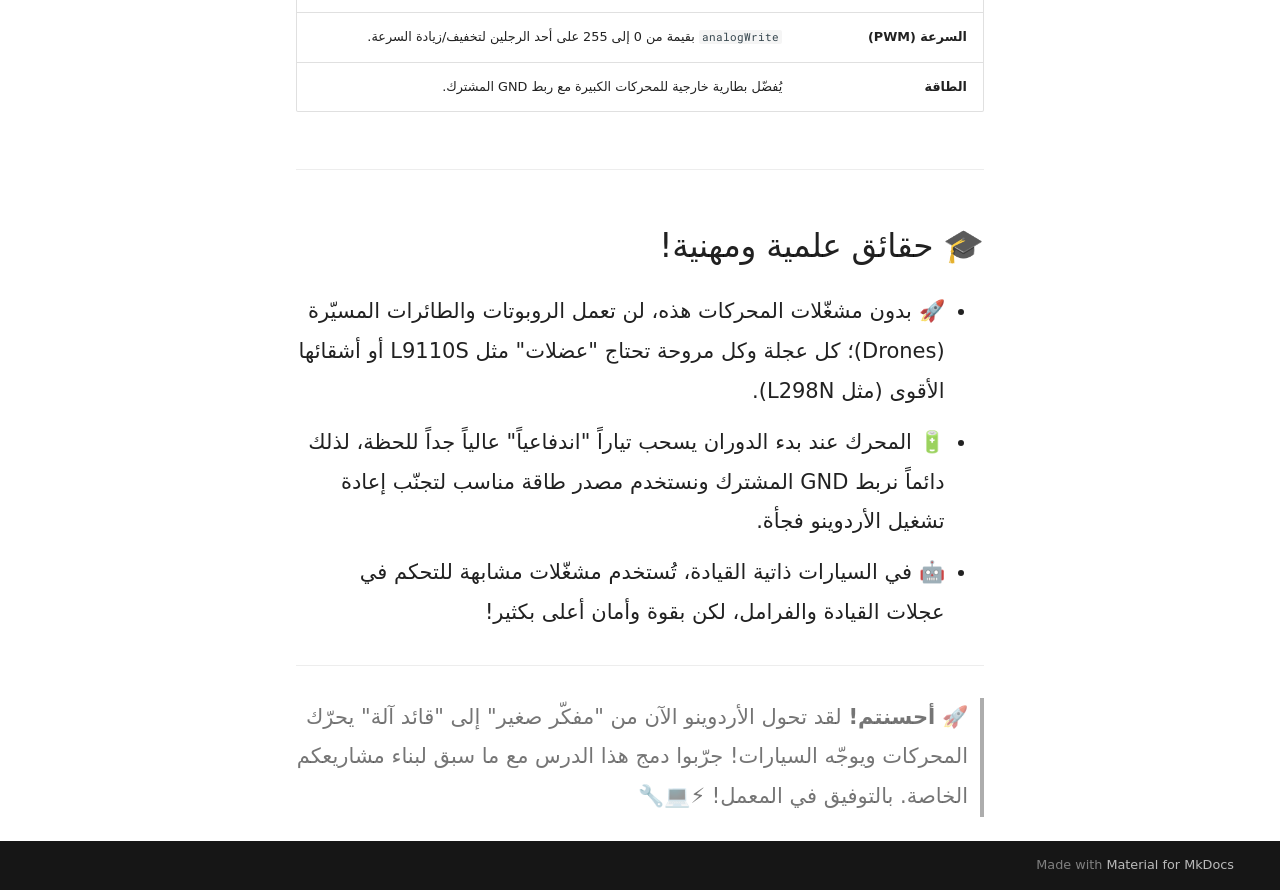
<file: L9110S_motor_driver/index.html>
<!doctype html>
<html lang="ar" class="no-js">
  <head>
    
      <meta charset="utf-8">
      <meta name="viewport" content="width=device-width,initial-scale=1">
      
        <meta name="description" content="سلسلة دروس عملية للأردوينو باللغة العربية">
      
      
        <meta name="author" content="Arduino Kids">
      
      
        <link rel="canonical" href="https://T4gamer.github.io/arduino_lvl_2/L9110S_motor_driver/">
      
      
        <link rel="prev" href="../UART_Serial_Buttons_Lesson/">
      
      
        <link rel="next" href="../matrix_keypad_3x4/">
      
      
        
      
      
      <link rel="icon" href="../assets/images/favicon.png">
      <meta name="generator" content="mkdocs-1.6.1, mkdocs-material-9.7.6">
    
    
      
        <title>بطاقة تحريك المحركات L9110S - دليل الأردوينو العملي</title>
      
    
    
      <link rel="stylesheet" href="../assets/stylesheets/main.484c7ddc.min.css">
      
        
        <link rel="stylesheet" href="../assets/stylesheets/palette.ab4e12ef.min.css">
      
      


    
    
      
    
    
      
        
        
        <link rel="preconnect" href="https://fonts.gstatic.com" crossorigin>
        <link rel="stylesheet" href="https://fonts.googleapis.com/css?family=Roboto:300,300i,400,400i,700,700i%7CRoboto+Mono:400,400i,700,700i&display=fallback">
        <style>:root{--md-text-font:"Roboto";--md-code-font:"Roboto Mono"}</style>
      
    
    
      <link rel="stylesheet" href="../css/extra.css">
    
    <script>__md_scope=new URL("..",location),__md_hash=e=>[...e].reduce(((e,_)=>(e<<5)-e+_.charCodeAt(0)),0),__md_get=(e,_=localStorage,t=__md_scope)=>JSON.parse(_.getItem(t.pathname+"."+e)),__md_set=(e,_,t=localStorage,a=__md_scope)=>{try{t.setItem(a.pathname+"."+e,JSON.stringify(_))}catch(e){}}</script>
    
      

    
    
  </head>
  
  
    
    
      
    
    
    
    
    <body dir="rtl" data-md-color-scheme="default" data-md-color-primary="indigo" data-md-color-accent="amber">
  
    
    <input class="md-toggle" data-md-toggle="drawer" type="checkbox" id="__drawer" autocomplete="off">
    <input class="md-toggle" data-md-toggle="search" type="checkbox" id="__search" autocomplete="off">
    <label class="md-overlay" for="__drawer"></label>
    <div data-md-component="skip">
      
        
        <a href="#l9110s" class="md-skip">
          انتقل إلى المحتوى
        </a>
      
    </div>
    <div data-md-component="announce">
      
    </div>
    
    
      

  

<header class="md-header md-header--shadow" data-md-component="header">
  <nav class="md-header__inner md-grid" aria-label="عنوان العارضة">
    <a href=".." title="دليل الأردوينو العملي" class="md-header__button md-logo" aria-label="دليل الأردوينو العملي" data-md-component="logo">
      
  
  <svg xmlns="http://www.w3.org/2000/svg" viewBox="0 0 24 24"><path d="M12 8a3 3 0 0 0 3-3 3 3 0 0 0-3-3 3 3 0 0 0-3 3 3 3 0 0 0 3 3m0 3.54C9.64 9.35 6.5 8 3 8v11c3.5 0 6.64 1.35 9 3.54 2.36-2.19 5.5-3.54 9-3.54V8c-3.5 0-6.64 1.35-9 3.54"/></svg>

    </a>
    <label class="md-header__button md-icon" for="__drawer">
      
      <svg xmlns="http://www.w3.org/2000/svg" viewBox="0 0 24 24"><path d="M3 6h18v2H3zm0 5h18v2H3zm0 5h18v2H3z"/></svg>
    </label>
    <div class="md-header__title" data-md-component="header-title">
      <div class="md-header__ellipsis">
        <div class="md-header__topic">
          <span class="md-ellipsis">
            دليل الأردوينو العملي
          </span>
        </div>
        <div class="md-header__topic" data-md-component="header-topic">
          <span class="md-ellipsis">
            
              بطاقة تحريك المحركات L9110S
            
          </span>
        </div>
      </div>
    </div>
    
      
        <form class="md-header__option" data-md-component="palette">
  
    
    
    
    <input class="md-option" data-md-color-media="" data-md-color-scheme="default" data-md-color-primary="indigo" data-md-color-accent="amber"  aria-label="الوضع الداكن"  type="radio" name="__palette" id="__palette_0">
    
      <label class="md-header__button md-icon" title="الوضع الداكن" for="__palette_1" hidden>
        <svg xmlns="http://www.w3.org/2000/svg" viewBox="0 0 24 24"><path d="m17.75 4.09-2.53 1.94.91 3.06-2.63-1.81-2.63 1.81.91-3.06-2.53-1.94L12.44 4l1.06-3 1.06 3zm3.5 6.91-1.64 1.25.59 1.98-1.7-1.17-1.7 1.17.59-1.98L15.75 11l2.06-.05L18.5 9l.69 1.95zm-2.28 4.95c.83-.08 1.72 1.1 1.19 1.85-.32.45-.66.87-1.08 1.27C15.17 23 8.84 23 4.94 19.07c-3.91-3.9-3.91-10.24 0-14.14.4-.4.82-.76 1.27-1.08.75-.53 1.93.36 1.85 1.19-.27 2.86.69 5.83 2.89 8.02a9.96 9.96 0 0 0 8.02 2.89m-1.64 2.02a12.08 12.08 0 0 1-7.8-3.47c-2.17-2.19-3.33-5-3.49-7.82-2.81 3.14-2.7 7.96.31 10.98 3.02 3.01 7.84 3.12 10.98.31"/></svg>
      </label>
    
  
    
    
    
    <input class="md-option" data-md-color-media="" data-md-color-scheme="slate" data-md-color-primary="indigo" data-md-color-accent="amber"  aria-label="الوضع الفاتح"  type="radio" name="__palette" id="__palette_1">
    
      <label class="md-header__button md-icon" title="الوضع الفاتح" for="__palette_0" hidden>
        <svg xmlns="http://www.w3.org/2000/svg" viewBox="0 0 24 24"><path d="M12 7a5 5 0 0 1 5 5 5 5 0 0 1-5 5 5 5 0 0 1-5-5 5 5 0 0 1 5-5m0 2a3 3 0 0 0-3 3 3 3 0 0 0 3 3 3 3 0 0 0 3-3 3 3 0 0 0-3-3m0-7 2.39 3.42C13.65 5.15 12.84 5 12 5s-1.65.15-2.39.42zM3.34 7l4.16-.35A7.2 7.2 0 0 0 5.94 8.5c-.44.74-.69 1.5-.83 2.29zm.02 10 1.76-3.77a7.131 7.131 0 0 0 2.38 4.14zM20.65 7l-1.77 3.79a7.02 7.02 0 0 0-2.38-4.15zm-.01 10-4.14.36c.59-.51 1.12-1.14 1.54-1.86.42-.73.69-1.5.83-2.29zM12 22l-2.41-3.44c.74.27 1.55.44 2.41.44.82 0 1.63-.17 2.37-.44z"/></svg>
      </label>
    
  
</form>
      
    
    
      <script>var palette=__md_get("__palette");if(palette&&palette.color){if("(prefers-color-scheme)"===palette.color.media){var media=matchMedia("(prefers-color-scheme: light)"),input=document.querySelector(media.matches?"[data-md-color-media='(prefers-color-scheme: light)']":"[data-md-color-media='(prefers-color-scheme: dark)']");palette.color.media=input.getAttribute("data-md-color-media"),palette.color.scheme=input.getAttribute("data-md-color-scheme"),palette.color.primary=input.getAttribute("data-md-color-primary"),palette.color.accent=input.getAttribute("data-md-color-accent")}for(var[key,value]of Object.entries(palette.color))document.body.setAttribute("data-md-color-"+key,value)}</script>
    
    
    
      
      
        <label class="md-header__button md-icon" for="__search">
          
          <svg xmlns="http://www.w3.org/2000/svg" viewBox="0 0 24 24"><path d="M9.5 3A6.5 6.5 0 0 1 16 9.5c0 1.61-.59 3.09-1.56 4.23l.27.27h.79l5 5-1.5 1.5-5-5v-.79l-.27-.27A6.52 6.52 0 0 1 9.5 16 6.5 6.5 0 0 1 3 9.5 6.5 6.5 0 0 1 9.5 3m0 2C7 5 5 7 5 9.5S7 14 9.5 14 14 12 14 9.5 12 5 9.5 5"/></svg>
        </label>
        <div class="md-search" data-md-component="search" role="dialog">
  <label class="md-search__overlay" for="__search"></label>
  <div class="md-search__inner" role="search">
    <form class="md-search__form" name="search">
      <input type="text" class="md-search__input" name="query" aria-label="بحث" placeholder="بحث" autocapitalize="off" autocorrect="off" autocomplete="off" spellcheck="false" data-md-component="search-query" required>
      <label class="md-search__icon md-icon" for="__search">
        
        <svg xmlns="http://www.w3.org/2000/svg" viewBox="0 0 24 24"><path d="M9.5 3A6.5 6.5 0 0 1 16 9.5c0 1.61-.59 3.09-1.56 4.23l.27.27h.79l5 5-1.5 1.5-5-5v-.79l-.27-.27A6.52 6.52 0 0 1 9.5 16 6.5 6.5 0 0 1 3 9.5 6.5 6.5 0 0 1 9.5 3m0 2C7 5 5 7 5 9.5S7 14 9.5 14 14 12 14 9.5 12 5 9.5 5"/></svg>
        
        <svg xmlns="http://www.w3.org/2000/svg" viewBox="0 0 24 24"><path d="M20 11v2H8l5.5 5.5-1.42 1.42L4.16 12l7.92-7.92L13.5 5.5 8 11z"/></svg>
      </label>
      <nav class="md-search__options" aria-label="إبحث">
        
        <button type="reset" class="md-search__icon md-icon" title="مسح كلي" aria-label="مسح كلي" tabindex="-1">
          
          <svg xmlns="http://www.w3.org/2000/svg" viewBox="0 0 24 24"><path d="M19 6.41 17.59 5 12 10.59 6.41 5 5 6.41 10.59 12 5 17.59 6.41 19 12 13.41 17.59 19 19 17.59 13.41 12z"/></svg>
        </button>
      </nav>
      
        <div class="md-search__suggest" data-md-component="search-suggest"></div>
      
    </form>
    <div class="md-search__output">
      <div class="md-search__scrollwrap" tabindex="0" data-md-scrollfix>
        <div class="md-search-result" data-md-component="search-result">
          <div class="md-search-result__meta">
            بدء البحث
          </div>
          <ol class="md-search-result__list" role="presentation"></ol>
        </div>
      </div>
    </div>
  </div>
</div>
      
    
    
      <div class="md-header__source">
        <a href="https://github.com/T4gamer/arduino_lvl_2" title="اذهب إلى المصدر" class="md-source" data-md-component="source">
  <div class="md-source__icon md-icon">
    
    <svg xmlns="http://www.w3.org/2000/svg" viewBox="0 0 448 512"><!--! Font Awesome Free 7.1.0 by @fontawesome - https://fontawesome.com License - https://fontawesome.com/license/free (Icons: CC BY 4.0, Fonts: SIL OFL 1.1, Code: MIT License) Copyright 2025 Fonticons, Inc.--><path d="M439.6 236.1 244 40.5c-5.4-5.5-12.8-8.5-20.4-8.5s-15 3-20.4 8.4L162.5 81l51.5 51.5c27.1-9.1 52.7 16.8 43.4 43.7l49.7 49.7c34.2-11.8 61.2 31 35.5 56.7-26.5 26.5-70.2-2.9-56-37.3L240.3 199v121.9c25.3 12.5 22.3 41.8 9.1 55-6.4 6.4-15.2 10.1-24.3 10.1s-17.8-3.6-24.3-10.1c-17.6-17.6-11.1-46.9 11.2-56v-123c-20.8-8.5-24.6-30.7-18.6-45L142.6 101 8.5 235.1C3 240.6 0 247.9 0 255.5s3 15 8.5 20.4l195.6 195.7c5.4 5.4 12.7 8.4 20.4 8.4s15-3 20.4-8.4l194.7-194.7c5.4-5.4 8.4-12.8 8.4-20.4s-3-15-8.4-20.4"/></svg>
  </div>
  <div class="md-source__repository">
    GitHub
  </div>
</a>
      </div>
    
  </nav>
  
</header>
    
    <div class="md-container" data-md-component="container">
      
      
        
          
        
      
      <main class="md-main" data-md-component="main">
        <div class="md-main__inner md-grid">
          
            
              
              <div class="md-sidebar md-sidebar--primary" data-md-component="sidebar" data-md-type="navigation" >
                <div class="md-sidebar__scrollwrap">
                  <div class="md-sidebar__inner">
                    



<nav class="md-nav md-nav--primary" aria-label="تصفح" data-md-level="0">
  <label class="md-nav__title" for="__drawer">
    <a href=".." title="دليل الأردوينو العملي" class="md-nav__button md-logo" aria-label="دليل الأردوينو العملي" data-md-component="logo">
      
  
  <svg xmlns="http://www.w3.org/2000/svg" viewBox="0 0 24 24"><path d="M12 8a3 3 0 0 0 3-3 3 3 0 0 0-3-3 3 3 0 0 0-3 3 3 3 0 0 0 3 3m0 3.54C9.64 9.35 6.5 8 3 8v11c3.5 0 6.64 1.35 9 3.54 2.36-2.19 5.5-3.54 9-3.54V8c-3.5 0-6.64 1.35-9 3.54"/></svg>

    </a>
    دليل الأردوينو العملي
  </label>
  
    <div class="md-nav__source">
      <a href="https://github.com/T4gamer/arduino_lvl_2" title="اذهب إلى المصدر" class="md-source" data-md-component="source">
  <div class="md-source__icon md-icon">
    
    <svg xmlns="http://www.w3.org/2000/svg" viewBox="0 0 448 512"><!--! Font Awesome Free 7.1.0 by @fontawesome - https://fontawesome.com License - https://fontawesome.com/license/free (Icons: CC BY 4.0, Fonts: SIL OFL 1.1, Code: MIT License) Copyright 2025 Fonticons, Inc.--><path d="M439.6 236.1 244 40.5c-5.4-5.5-12.8-8.5-20.4-8.5s-15 3-20.4 8.4L162.5 81l51.5 51.5c27.1-9.1 52.7 16.8 43.4 43.7l49.7 49.7c34.2-11.8 61.2 31 35.5 56.7-26.5 26.5-70.2-2.9-56-37.3L240.3 199v121.9c25.3 12.5 22.3 41.8 9.1 55-6.4 6.4-15.2 10.1-24.3 10.1s-17.8-3.6-24.3-10.1c-17.6-17.6-11.1-46.9 11.2-56v-123c-20.8-8.5-24.6-30.7-18.6-45L142.6 101 8.5 235.1C3 240.6 0 247.9 0 255.5s3 15 8.5 20.4l195.6 195.7c5.4 5.4 12.7 8.4 20.4 8.4s15-3 20.4-8.4l194.7-194.7c5.4-5.4 8.4-12.8 8.4-20.4s-3-15-8.4-20.4"/></svg>
  </div>
  <div class="md-source__repository">
    GitHub
  </div>
</a>
    </div>
  
  <ul class="md-nav__list" data-md-scrollfix>
    
      
      
  
  
  
  
    <li class="md-nav__item">
      <a href=".." class="md-nav__link">
        
  
  
  <span class="md-ellipsis">
    
  
    الرئيسية
  

    
  </span>
  
  

      </a>
    </li>
  

    
      
      
  
  
    
  
  
  
    
    
    
    
      
        
        
      
    
    
    <li class="md-nav__item md-nav__item--active md-nav__item--section md-nav__item--nested">
      
        
        
        <input class="md-nav__toggle md-toggle " type="checkbox" id="__nav_2" checked>
        
          
          <label class="md-nav__link" for="__nav_2" id="__nav_2_label" tabindex="">
            
  
  
  <span class="md-ellipsis">
    
  
    الدروس
  

    
  </span>
  
  

            <span class="md-nav__icon md-icon"></span>
          </label>
        
        <nav class="md-nav" data-md-level="1" aria-labelledby="__nav_2_label" aria-expanded="true">
          <label class="md-nav__title" for="__nav_2">
            <span class="md-nav__icon md-icon"></span>
            
  
    الدروس
  

          </label>
          <ul class="md-nav__list" data-md-scrollfix>
            
              
                
  
  
  
  
    <li class="md-nav__item">
      <a href="../seven_segment_guide/" class="md-nav__link">
        
  
  
  <span class="md-ellipsis">
    
  
    شاشة الأرقام السباعية
  

    
  </span>
  
  

      </a>
    </li>
  

              
            
              
                
  
  
  
  
    <li class="md-nav__item">
      <a href="../servo_potentiometer/" class="md-nav__link">
        
  
  
  <span class="md-ellipsis">
    
  
    المقاومة المتغيرة ومحرك السيرفو
  

    
  </span>
  
  

      </a>
    </li>
  

              
            
              
                
  
  
  
  
    <li class="md-nav__item">
      <a href="../lm35/" class="md-nav__link">
        
  
  
  <span class="md-ellipsis">
    
  
    مستشعر الحرارة LM35
  

    
  </span>
  
  

      </a>
    </li>
  

              
            
              
                
  
  
  
  
    <li class="md-nav__item">
      <a href="../UART_Serial_Buttons_Lesson/" class="md-nav__link">
        
  
  
  <span class="md-ellipsis">
    
  
    التواصل التسلسلي UART
  

    
  </span>
  
  

      </a>
    </li>
  

              
            
              
                
  
  
    
  
  
  
    <li class="md-nav__item md-nav__item--active">
      
      <input class="md-nav__toggle md-toggle" type="checkbox" id="__toc">
      
      
        
      
      
        <label class="md-nav__link md-nav__link--active" for="__toc">
          
  
  
  <span class="md-ellipsis">
    
  
    بطاقة تحريك المحركات L9110S
  

    
  </span>
  
  

          <span class="md-nav__icon md-icon"></span>
        </label>
      
      <a href="./" class="md-nav__link md-nav__link--active">
        
  
  
  <span class="md-ellipsis">
    
  
    بطاقة تحريك المحركات L9110S
  

    
  </span>
  
  

      </a>
      
        

<nav class="md-nav md-nav--secondary" aria-label="جدول المحتويات">
  
  
  
    
  
  
    <label class="md-nav__title" for="__toc">
      <span class="md-nav__icon md-icon"></span>
      جدول المحتويات
    </label>
    <ul class="md-nav__list" data-md-component="toc" data-md-scrollfix>
      
        <li class="md-nav__item">
  <a href="#_1" class="md-nav__link">
    <span class="md-ellipsis">
      
        📌 مقدمة: مرحباً بكم في درس اليوم 🚀
      
    </span>
  </a>
  
</li>
      
        <li class="md-nav__item">
  <a href="#l9110s_1" class="md-nav__link">
    <span class="md-ellipsis">
      
        🧠 الجزء الأول: ما هي مشغّل المحركات L9110S؟
      
    </span>
  </a>
  
    <nav class="md-nav" aria-label="🧠 الجزء الأول: ما هي مشغّل المحركات L9110S؟">
      <ul class="md-nav__list">
        
          <li class="md-nav__item">
  <a href="#_2" class="md-nav__link">
    <span class="md-ellipsis">
      
        لماذا لا نوصّل المحرك مباشرة؟ 🤔
      
    </span>
  </a>
  
</li>
        
          <li class="md-nav__item">
  <a href="#pinout" class="md-nav__link">
    <span class="md-ellipsis">
      
        أرجل المشغّل (Pinout):
      
    </span>
  </a>
  
</li>
        
      </ul>
    </nav>
  
</li>
      
        <li class="md-nav__item">
  <a href="#serial-control" class="md-nav__link">
    <span class="md-ellipsis">
      
        💻 الجزء الثاني: تدوير المحرك للأمام والخلف (Serial Control)
      
    </span>
  </a>
  
    <nav class="md-nav" aria-label="💻 الجزء الثاني: تدوير المحرك للأمام والخلف (Serial Control)">
      <ul class="md-nav__list">
        
          <li class="md-nav__item">
  <a href="#_3" class="md-nav__link">
    <span class="md-ellipsis">
      
        📌 التوصيل:
      
    </span>
  </a>
  
</li>
        
          <li class="md-nav__item">
  <a href="#_4" class="md-nav__link">
    <span class="md-ellipsis">
      
        📝 الكود:
      
    </span>
  </a>
  
</li>
        
      </ul>
    </nav>
  
</li>
      
        <li class="md-nav__item">
  <a href="#pwm" class="md-nav__link">
    <span class="md-ellipsis">
      
        ⚡ الجزء الثالث: التحكم في سرعة المحرك (PWM)
      
    </span>
  </a>
  
    <nav class="md-nav" aria-label="⚡ الجزء الثالث: التحكم في سرعة المحرك (PWM)">
      <ul class="md-nav__list">
        
          <li class="md-nav__item">
  <a href="#_5" class="md-nav__link">
    <span class="md-ellipsis">
      
        🧩 الفكرة البرمجية:
      
    </span>
  </a>
  
</li>
        
          <li class="md-nav__item">
  <a href="#_6" class="md-nav__link">
    <span class="md-ellipsis">
      
        📝 الكود:
      
    </span>
  </a>
  
</li>
        
      </ul>
    </nav>
  
</li>
      
        <li class="md-nav__item">
  <a href="#_7" class="md-nav__link">
    <span class="md-ellipsis">
      
        🚗 الجزء الرابع: بناء سيارة تتجنّب الحائط (تحدّي شامل)
      
    </span>
  </a>
  
    <nav class="md-nav" aria-label="🚗 الجزء الرابع: بناء سيارة تتجنّب الحائط (تحدّي شامل)">
      <ul class="md-nav__list">
        
          <li class="md-nav__item">
  <a href="#_8" class="md-nav__link">
    <span class="md-ellipsis">
      
        الفكرة:
      
    </span>
  </a>
  
</li>
        
          <li class="md-nav__item">
  <a href="#10" class="md-nav__link">
    <span class="md-ellipsis">
      
        📝 الكود (مع زر بسيط على الرجل 10):
      
    </span>
  </a>
  
</li>
        
      </ul>
    </nav>
  
</li>
      
        <li class="md-nav__item">
  <a href="#_9" class="md-nav__link">
    <span class="md-ellipsis">
      
        🏋️‍♂️ تمارين وتحديات تطبيقية
      
    </span>
  </a>
  
    <nav class="md-nav" aria-label="🏋️‍♂️ تمارين وتحديات تطبيقية">
      <ul class="md-nav__list">
        
          <li class="md-nav__item">
  <a href="#_10" class="md-nav__link">
    <span class="md-ellipsis">
      
        🎯 التمرين الأول: سيارة حقيقية بمحركين 🚙
      
    </span>
  </a>
  
</li>
        
          <li class="md-nav__item">
  <a href="#_11" class="md-nav__link">
    <span class="md-ellipsis">
      
        🎯 التمرين الثاني: تحكم بالسرعة عبر المقاومة المتغيرة 🎚️
      
    </span>
  </a>
  
</li>
        
          <li class="md-nav__item">
  <a href="#_12" class="md-nav__link">
    <span class="md-ellipsis">
      
        🎯 التمرين الثالث: سيارة ذكية بتجنّب الحوائط 🤖
      
    </span>
  </a>
  
</li>
        
      </ul>
    </nav>
  
</li>
      
        <li class="md-nav__item">
  <a href="#_13" class="md-nav__link">
    <span class="md-ellipsis">
      
        📝 ملخص الدرس
      
    </span>
  </a>
  
</li>
      
        <li class="md-nav__item">
  <a href="#_14" class="md-nav__link">
    <span class="md-ellipsis">
      
        🎓 حقائق علمية ومهنية!
      
    </span>
  </a>
  
</li>
      
    </ul>
  
</nav>
      
    </li>
  

              
            
              
                
  
  
  
  
    <li class="md-nav__item">
      <a href="../matrix_keypad_3x4/" class="md-nav__link">
        
  
  
  <span class="md-ellipsis">
    
  
    لوحة المفاتيح المصفوفية 3×4
  

    
  </span>
  
  

      </a>
    </li>
  

              
            
          </ul>
        </nav>
      
    </li>
  

    
  </ul>
</nav>
                  </div>
                </div>
              </div>
            
            
              
              <div class="md-sidebar md-sidebar--secondary" data-md-component="sidebar" data-md-type="toc" >
                <div class="md-sidebar__scrollwrap">
                  <div class="md-sidebar__inner">
                    

<nav class="md-nav md-nav--secondary" aria-label="جدول المحتويات">
  
  
  
    
  
  
    <label class="md-nav__title" for="__toc">
      <span class="md-nav__icon md-icon"></span>
      جدول المحتويات
    </label>
    <ul class="md-nav__list" data-md-component="toc" data-md-scrollfix>
      
        <li class="md-nav__item">
  <a href="#_1" class="md-nav__link">
    <span class="md-ellipsis">
      
        📌 مقدمة: مرحباً بكم في درس اليوم 🚀
      
    </span>
  </a>
  
</li>
      
        <li class="md-nav__item">
  <a href="#l9110s_1" class="md-nav__link">
    <span class="md-ellipsis">
      
        🧠 الجزء الأول: ما هي مشغّل المحركات L9110S؟
      
    </span>
  </a>
  
    <nav class="md-nav" aria-label="🧠 الجزء الأول: ما هي مشغّل المحركات L9110S؟">
      <ul class="md-nav__list">
        
          <li class="md-nav__item">
  <a href="#_2" class="md-nav__link">
    <span class="md-ellipsis">
      
        لماذا لا نوصّل المحرك مباشرة؟ 🤔
      
    </span>
  </a>
  
</li>
        
          <li class="md-nav__item">
  <a href="#pinout" class="md-nav__link">
    <span class="md-ellipsis">
      
        أرجل المشغّل (Pinout):
      
    </span>
  </a>
  
</li>
        
      </ul>
    </nav>
  
</li>
      
        <li class="md-nav__item">
  <a href="#serial-control" class="md-nav__link">
    <span class="md-ellipsis">
      
        💻 الجزء الثاني: تدوير المحرك للأمام والخلف (Serial Control)
      
    </span>
  </a>
  
    <nav class="md-nav" aria-label="💻 الجزء الثاني: تدوير المحرك للأمام والخلف (Serial Control)">
      <ul class="md-nav__list">
        
          <li class="md-nav__item">
  <a href="#_3" class="md-nav__link">
    <span class="md-ellipsis">
      
        📌 التوصيل:
      
    </span>
  </a>
  
</li>
        
          <li class="md-nav__item">
  <a href="#_4" class="md-nav__link">
    <span class="md-ellipsis">
      
        📝 الكود:
      
    </span>
  </a>
  
</li>
        
      </ul>
    </nav>
  
</li>
      
        <li class="md-nav__item">
  <a href="#pwm" class="md-nav__link">
    <span class="md-ellipsis">
      
        ⚡ الجزء الثالث: التحكم في سرعة المحرك (PWM)
      
    </span>
  </a>
  
    <nav class="md-nav" aria-label="⚡ الجزء الثالث: التحكم في سرعة المحرك (PWM)">
      <ul class="md-nav__list">
        
          <li class="md-nav__item">
  <a href="#_5" class="md-nav__link">
    <span class="md-ellipsis">
      
        🧩 الفكرة البرمجية:
      
    </span>
  </a>
  
</li>
        
          <li class="md-nav__item">
  <a href="#_6" class="md-nav__link">
    <span class="md-ellipsis">
      
        📝 الكود:
      
    </span>
  </a>
  
</li>
        
      </ul>
    </nav>
  
</li>
      
        <li class="md-nav__item">
  <a href="#_7" class="md-nav__link">
    <span class="md-ellipsis">
      
        🚗 الجزء الرابع: بناء سيارة تتجنّب الحائط (تحدّي شامل)
      
    </span>
  </a>
  
    <nav class="md-nav" aria-label="🚗 الجزء الرابع: بناء سيارة تتجنّب الحائط (تحدّي شامل)">
      <ul class="md-nav__list">
        
          <li class="md-nav__item">
  <a href="#_8" class="md-nav__link">
    <span class="md-ellipsis">
      
        الفكرة:
      
    </span>
  </a>
  
</li>
        
          <li class="md-nav__item">
  <a href="#10" class="md-nav__link">
    <span class="md-ellipsis">
      
        📝 الكود (مع زر بسيط على الرجل 10):
      
    </span>
  </a>
  
</li>
        
      </ul>
    </nav>
  
</li>
      
        <li class="md-nav__item">
  <a href="#_9" class="md-nav__link">
    <span class="md-ellipsis">
      
        🏋️‍♂️ تمارين وتحديات تطبيقية
      
    </span>
  </a>
  
    <nav class="md-nav" aria-label="🏋️‍♂️ تمارين وتحديات تطبيقية">
      <ul class="md-nav__list">
        
          <li class="md-nav__item">
  <a href="#_10" class="md-nav__link">
    <span class="md-ellipsis">
      
        🎯 التمرين الأول: سيارة حقيقية بمحركين 🚙
      
    </span>
  </a>
  
</li>
        
          <li class="md-nav__item">
  <a href="#_11" class="md-nav__link">
    <span class="md-ellipsis">
      
        🎯 التمرين الثاني: تحكم بالسرعة عبر المقاومة المتغيرة 🎚️
      
    </span>
  </a>
  
</li>
        
          <li class="md-nav__item">
  <a href="#_12" class="md-nav__link">
    <span class="md-ellipsis">
      
        🎯 التمرين الثالث: سيارة ذكية بتجنّب الحوائط 🤖
      
    </span>
  </a>
  
</li>
        
      </ul>
    </nav>
  
</li>
      
        <li class="md-nav__item">
  <a href="#_13" class="md-nav__link">
    <span class="md-ellipsis">
      
        📝 ملخص الدرس
      
    </span>
  </a>
  
</li>
      
        <li class="md-nav__item">
  <a href="#_14" class="md-nav__link">
    <span class="md-ellipsis">
      
        🎓 حقائق علمية ومهنية!
      
    </span>
  </a>
  
</li>
      
    </ul>
  
</nav>
                  </div>
                </div>
              </div>
            
          
          
            <div class="md-content" data-md-component="content">
              
              <article class="md-content__inner md-typeset">
                
                  


  
  


<h1 id="l9110s">🛠️ دليل الأردوينو العملي: تحريك المحركات باستخدام مشغّل المحركات L9110S</h1>
<hr />
<h2 id="_1">📌 مقدمة: مرحباً بكم في درس اليوم 🚀</h2>
<p>في الدروس السابقة، تعلمنا كيف نحرّك ذراعاً بدقّة باستخدام <strong>محرك السيرفو</strong>، وكيف نتحكم في <strong>شدة الإضاءة</strong> عبر تقنية PWM، وكيف نقرأ <strong>الحرارة</strong> والبيئة من حولنا.<br />
لكن، هل لاحظتم شيئاً؟ الأردوينو وحده <strong>لا يستطيع</strong> تشغيل محرك كبير (مثل مروحة أو عجلة سيارة) مباشرةً! لو حاولنا توصيل المحرك على الرجل مباشرةً، قد يحترق الأردوينو لأن المحرك يحتاج تياراً أكبر بكثير مما تستطيع اللوحة إعطاءه.</p>
<p>لذلك، اليوم سنتعلّم استخدام <strong>مشغّل المحركات L9110S</strong> (Motor Driver)، وهي مثل "مضخّم قوي" يتلقى أوامر صغيرة من الأردوينو ويترجمها إلى طاقة حقيقية تدير المحرك: للأمام، للخلف، وبسرعات مختلفة!</p>
<p>خطتنا في هذا الدرس ستكون على أربع مراحل:
1. <strong>المرحلة الأولى:</strong> فهم ماذا تفعل مشغّل المحركات L9110S ولماذا نحتاجها.
2. <strong>المرحلة الثانية:</strong> تدوير المحرك للأمام والخلف بأوامر نصية من الكمبيوتر.
3. <strong>المرحلة الثالثة:</strong> التحكم في <strong>سرعة</strong> المحرك عبر تقنية PWM.
4. <strong>المرحلة الرابعة:</strong> بناء "سيارة تتجنّب الحائط" بدمج هذا الدرس مع مستشعر المسافة.</p>
<hr />
<h2 id="l9110s_1">🧠 الجزء الأول: ما هي مشغّل المحركات L9110S؟</h2>
<p>تخيل الأردوينو كعقل صغير يفكّر ويأمر، ومشغّل المحركات L9110S كـ <strong>عضلات قوية</strong> تسمع الأمر وتنفّذه. المشغّل يحتوي على دائرة ذكية اسمها <strong>دائرة عكس التيار</strong> تسمح بتمرير التيار للمحرك في اتجاهين متعاكسين.</p>
<p><img alt="شكل مشغّل المحركات L9110S" src="../img/parts/l9110.jpg" />
<strong>الشكل 1:</strong> شكل مشغّل المحركات L9110S.</p>
<h3 id="_2">لماذا لا نوصّل المحرك مباشرة؟ 🤔</h3>
<ul>
<li>المحرك يسحب تياراً كبيراً قد يحرق الأردوينو.</li>
<li>المحرك يحتاج جهداً أعلى (مثل 5V أو أكثر من بطارية) بينما الأردوينو يعطي إشارات تحكّم فقط.</li>
<li>المشغّل يحمي الأردوينو وتسمح بعكس اتجاه الدوران بسهولة.</li>
</ul>
<h3 id="pinout">أرجل المشغّل (Pinout):</h3>
<p>معظم بطاقات L9110S تحتوي على <strong>قناتين (A و B)</strong>، كل قناة تدير محركاً واحداً. سنستخدم <strong>القناة A</strong> في هذا الدرس:</p>
<table>
<thead>
<tr>
<th>الرجل</th>
<th>الوظيفة</th>
</tr>
</thead>
<tbody>
<tr>
<td><strong>VCC</strong></td>
<td>مصدر طاقة المحرك (5V أو بطارية)</td>
</tr>
<tr>
<td><strong>GND</strong></td>
<td>التربة (تُربط مع GND الأردوينو)</td>
</tr>
<tr>
<td><strong>A-IA</strong></td>
<td>رجل تحكّم 1 للمحرك A (نوصّله بـ Pin في الأردوينو)</td>
</tr>
<tr>
<td><strong>A-IB</strong></td>
<td>رجل تحكّم 2 للمحرك A (نوصّله بـ Pin آخر)</td>
</tr>
<tr>
<td><strong>A01 / A02</strong></td>
<td>طرفي توصيل المحرك A</td>
</tr>
</tbody>
</table>
<blockquote>
<p>💡 <strong>مفهوم مهم (دائرة عكس التيار):</strong><br />
عند إعطاء <code>A-IA = HIGH</code> و <code>A-IB = LOW</code> يمر التيار باتجاه فيدور المحرك للأمام.<br />
عند عكسهما <code>A-IA = LOW</code> و <code>A-IB = HIGH</code> يمر التيار بالعكس فيدور للخلف.<br />
عند جعلهما كلاهما <code>LOW</code> يتوقف المحرك. بسيط أليس كذلك؟</p>
</blockquote>
<hr />
<h2 id="serial-control">💻 الجزء الثاني: تدوير المحرك للأمام والخلف (Serial Control)</h2>
<p>كما فعلنا في درس السيرفو، سنرسل أوامر نصية من الكمبيوتر لنجرّب اتجاهات المحرك قبل التحكم الحقيقي.</p>
<h3 id="_3">📌 التوصيل:</h3>
<table>
<thead>
<tr>
<th>مكوّنات المشغّل</th>
<th>التوصيل في الأردوينو</th>
</tr>
</thead>
<tbody>
<tr>
<td><strong>VCC</strong></td>
<td><strong>5V</strong> (أو بطارية خارجية للمحركات الكبيرة)</td>
</tr>
<tr>
<td><strong>GND</strong></td>
<td><strong>GND</strong></td>
</tr>
<tr>
<td><strong>A-IA</strong></td>
<td><strong>الرجل 9</strong> (يدعم PWM)</td>
</tr>
<tr>
<td><strong>A-IB</strong></td>
<td><strong>الرجل 8</strong></td>
</tr>
<tr>
<td><strong>A01</strong></td>
<td>طرف المحرك (+)</td>
</tr>
<tr>
<td><strong>A02</strong></td>
<td>طرف المحرك (−)</td>
</tr>
</tbody>
</table>
<blockquote>
<p>⚠️ <strong>تنبيه:</strong> إن كان المحرك كبيراً، لا تغذّه من 5V الأردوينو! استخدم بطارية خارجية واربط <strong>GND</strong> المشترك بين البطارية والأردوينو.</p>
</blockquote>
<p><img alt="مخطط توصيل مشغّل المحركات L9110S بالأردوينو" src="../img/connections/l9110_connection.png" />
<strong>الشكل 2:</strong> مخطط توصيل مشغّل المحركات L9110S بالأردوينو.</p>
<h3 id="_4">📝 الكود:</h3>
<p><div class="highlight"><pre><span></span><code><a id="__codelineno-0-1" name="__codelineno-0-1" href="#__codelineno-0-1"></a><span class="cm">/*</span>
<a id="__codelineno-0-2" name="__codelineno-0-2" href="#__codelineno-0-2"></a><span class="cm"> * مشروع: التحكم باتجاه محرك DC عبر رسائل نصية</span>
<a id="__codelineno-0-3" name="__codelineno-0-3" href="#__codelineno-0-3"></a><span class="cm"> * F = للأمام، B = للخلف، S = توقف</span>
<a id="__codelineno-0-4" name="__codelineno-0-4" href="#__codelineno-0-4"></a><span class="cm"> * نستخدم متغيراً (motorState) لحفظ حالة المحرك الحالية،</span>
<a id="__codelineno-0-5" name="__codelineno-0-5" href="#__codelineno-0-5"></a><span class="cm"> * فلا نعيد إصدار الأوامر كل دورة، ونمرّ بتوقف قصير عند عكس الاتجاه.</span>
<a id="__codelineno-0-6" name="__codelineno-0-6" href="#__codelineno-0-6"></a><span class="cm"> */</span>
<a id="__codelineno-0-7" name="__codelineno-0-7" href="#__codelineno-0-7"></a>
<a id="__codelineno-0-8" name="__codelineno-0-8" href="#__codelineno-0-8"></a><span class="kt">int</span><span class="w"> </span><span class="n">motorIA</span><span class="w"> </span><span class="o">=</span><span class="w"> </span><span class="mi">9</span><span class="p">;</span><span class="w">  </span><span class="c1">// A-IA</span>
<a id="__codelineno-0-9" name="__codelineno-0-9" href="#__codelineno-0-9"></a><span class="kt">int</span><span class="w"> </span><span class="n">motorIB</span><span class="w"> </span><span class="o">=</span><span class="w"> </span><span class="mi">8</span><span class="p">;</span><span class="w">  </span><span class="c1">// A-IB</span>
<a id="__codelineno-0-10" name="__codelineno-0-10" href="#__codelineno-0-10"></a>
<a id="__codelineno-0-11" name="__codelineno-0-11" href="#__codelineno-0-11"></a><span class="c1">// حالة المحرك: 1 = أمام، -1 = خلف، 0 = توقف</span>
<a id="__codelineno-0-12" name="__codelineno-0-12" href="#__codelineno-0-12"></a><span class="kt">int</span><span class="w"> </span><span class="n">motorState</span><span class="w"> </span><span class="o">=</span><span class="w"> </span><span class="mi">0</span><span class="p">;</span>
<a id="__codelineno-0-13" name="__codelineno-0-13" href="#__codelineno-0-13"></a>
<a id="__codelineno-0-14" name="__codelineno-0-14" href="#__codelineno-0-14"></a><span class="kt">void</span><span class="w"> </span><span class="nf">setMotor</span><span class="p">(</span><span class="kt">int</span><span class="w"> </span><span class="n">state</span><span class="p">)</span><span class="w"> </span><span class="p">{</span>
<a id="__codelineno-0-15" name="__codelineno-0-15" href="#__codelineno-0-15"></a><span class="w">  </span><span class="c1">// لو كنا ندور ثم طُلب الاتجاه المعاكس، نمرّ بحالة توقف قصيرة أولاً</span>
<a id="__codelineno-0-16" name="__codelineno-0-16" href="#__codelineno-0-16"></a><span class="w">  </span><span class="k">if</span><span class="w"> </span><span class="p">(</span><span class="n">state</span><span class="w"> </span><span class="o">!=</span><span class="w"> </span><span class="n">motorState</span><span class="w"> </span><span class="o">&amp;&amp;</span><span class="w"> </span><span class="n">state</span><span class="w"> </span><span class="o">!=</span><span class="w"> </span><span class="mi">0</span><span class="w"> </span><span class="o">&amp;&amp;</span><span class="w"> </span><span class="n">motorState</span><span class="w"> </span><span class="o">!=</span><span class="w"> </span><span class="mi">0</span><span class="p">)</span><span class="w"> </span><span class="p">{</span>
<a id="__codelineno-0-17" name="__codelineno-0-17" href="#__codelineno-0-17"></a><span class="w">    </span><span class="n">digitalWrite</span><span class="p">(</span><span class="n">motorIA</span><span class="p">,</span><span class="w"> </span><span class="n">LOW</span><span class="p">);</span>
<a id="__codelineno-0-18" name="__codelineno-0-18" href="#__codelineno-0-18"></a><span class="w">    </span><span class="n">digitalWrite</span><span class="p">(</span><span class="n">motorIB</span><span class="p">,</span><span class="w"> </span><span class="n">LOW</span><span class="p">);</span>
<a id="__codelineno-0-19" name="__codelineno-0-19" href="#__codelineno-0-19"></a><span class="w">    </span><span class="n">delay</span><span class="p">(</span><span class="mi">100</span><span class="p">);</span>
<a id="__codelineno-0-20" name="__codelineno-0-20" href="#__codelineno-0-20"></a><span class="w">  </span><span class="p">}</span>
<a id="__codelineno-0-21" name="__codelineno-0-21" href="#__codelineno-0-21"></a><span class="w">  </span><span class="n">motorState</span><span class="w"> </span><span class="o">=</span><span class="w"> </span><span class="n">state</span><span class="p">;</span>
<a id="__codelineno-0-22" name="__codelineno-0-22" href="#__codelineno-0-22"></a>
<a id="__codelineno-0-23" name="__codelineno-0-23" href="#__codelineno-0-23"></a><span class="w">  </span><span class="k">if</span><span class="w"> </span><span class="p">(</span><span class="n">state</span><span class="w"> </span><span class="o">==</span><span class="w"> </span><span class="mi">1</span><span class="p">)</span><span class="w"> </span><span class="p">{</span><span class="w">            </span><span class="c1">// أمام</span>
<a id="__codelineno-0-24" name="__codelineno-0-24" href="#__codelineno-0-24"></a><span class="w">    </span><span class="n">digitalWrite</span><span class="p">(</span><span class="n">motorIA</span><span class="p">,</span><span class="w"> </span><span class="n">HIGH</span><span class="p">);</span>
<a id="__codelineno-0-25" name="__codelineno-0-25" href="#__codelineno-0-25"></a><span class="w">    </span><span class="n">digitalWrite</span><span class="p">(</span><span class="n">motorIB</span><span class="p">,</span><span class="w"> </span><span class="n">LOW</span><span class="p">);</span>
<a id="__codelineno-0-26" name="__codelineno-0-26" href="#__codelineno-0-26"></a><span class="w">  </span><span class="p">}</span><span class="w"> </span><span class="k">else</span><span class="w"> </span><span class="k">if</span><span class="w"> </span><span class="p">(</span><span class="n">state</span><span class="w"> </span><span class="o">==</span><span class="w"> </span><span class="mi">-1</span><span class="p">)</span><span class="w"> </span><span class="p">{</span><span class="w">    </span><span class="c1">// خلف</span>
<a id="__codelineno-0-27" name="__codelineno-0-27" href="#__codelineno-0-27"></a><span class="w">    </span><span class="n">digitalWrite</span><span class="p">(</span><span class="n">motorIA</span><span class="p">,</span><span class="w"> </span><span class="n">LOW</span><span class="p">);</span>
<a id="__codelineno-0-28" name="__codelineno-0-28" href="#__codelineno-0-28"></a><span class="w">    </span><span class="n">digitalWrite</span><span class="p">(</span><span class="n">motorIB</span><span class="p">,</span><span class="w"> </span><span class="n">HIGH</span><span class="p">);</span>
<a id="__codelineno-0-29" name="__codelineno-0-29" href="#__codelineno-0-29"></a><span class="w">  </span><span class="p">}</span><span class="w"> </span><span class="k">else</span><span class="w"> </span><span class="p">{</span><span class="w">                     </span><span class="c1">// توقف</span>
<a id="__codelineno-0-30" name="__codelineno-0-30" href="#__codelineno-0-30"></a><span class="w">    </span><span class="n">digitalWrite</span><span class="p">(</span><span class="n">motorIA</span><span class="p">,</span><span class="w"> </span><span class="n">LOW</span><span class="p">);</span>
<a id="__codelineno-0-31" name="__codelineno-0-31" href="#__codelineno-0-31"></a><span class="w">    </span><span class="n">digitalWrite</span><span class="p">(</span><span class="n">motorIB</span><span class="p">,</span><span class="w"> </span><span class="n">LOW</span><span class="p">);</span>
<a id="__codelineno-0-32" name="__codelineno-0-32" href="#__codelineno-0-32"></a><span class="w">  </span><span class="p">}</span>
<a id="__codelineno-0-33" name="__codelineno-0-33" href="#__codelineno-0-33"></a><span class="p">}</span>
<a id="__codelineno-0-34" name="__codelineno-0-34" href="#__codelineno-0-34"></a>
<a id="__codelineno-0-35" name="__codelineno-0-35" href="#__codelineno-0-35"></a><span class="kt">void</span><span class="w"> </span><span class="nf">setup</span><span class="p">()</span><span class="w"> </span><span class="p">{</span>
<a id="__codelineno-0-36" name="__codelineno-0-36" href="#__codelineno-0-36"></a><span class="w">  </span><span class="n">pinMode</span><span class="p">(</span><span class="n">motorIA</span><span class="p">,</span><span class="w"> </span><span class="n">OUTPUT</span><span class="p">);</span>
<a id="__codelineno-0-37" name="__codelineno-0-37" href="#__codelineno-0-37"></a><span class="w">  </span><span class="n">pinMode</span><span class="p">(</span><span class="n">motorIB</span><span class="p">,</span><span class="w"> </span><span class="n">OUTPUT</span><span class="p">);</span>
<a id="__codelineno-0-38" name="__codelineno-0-38" href="#__codelineno-0-38"></a><span class="w">  </span><span class="n">setMotor</span><span class="p">(</span><span class="mi">0</span><span class="p">);</span><span class="w">                 </span><span class="c1">// نبدأ متوقفين</span>
<a id="__codelineno-0-39" name="__codelineno-0-39" href="#__codelineno-0-39"></a><span class="w">  </span><span class="n">Serial</span><span class="p">.</span><span class="n">begin</span><span class="p">(</span><span class="mi">9600</span><span class="p">);</span>
<a id="__codelineno-0-40" name="__codelineno-0-40" href="#__codelineno-0-40"></a><span class="w">  </span><span class="n">Serial</span><span class="p">.</span><span class="n">println</span><span class="p">(</span><span class="s">&quot;اكتب F (أمام) أو B (خلف) أو S (توقف):&quot;</span><span class="p">);</span>
<a id="__codelineno-0-41" name="__codelineno-0-41" href="#__codelineno-0-41"></a><span class="p">}</span>
<a id="__codelineno-0-42" name="__codelineno-0-42" href="#__codelineno-0-42"></a>
<a id="__codelineno-0-43" name="__codelineno-0-43" href="#__codelineno-0-43"></a><span class="kt">void</span><span class="w"> </span><span class="nf">loop</span><span class="p">()</span><span class="w"> </span><span class="p">{</span>
<a id="__codelineno-0-44" name="__codelineno-0-44" href="#__codelineno-0-44"></a><span class="w">  </span><span class="k">if</span><span class="w"> </span><span class="p">(</span><span class="n">Serial</span><span class="p">.</span><span class="n">available</span><span class="p">()</span><span class="w"> </span><span class="o">&gt;</span><span class="w"> </span><span class="mi">0</span><span class="p">)</span><span class="w"> </span><span class="p">{</span>
<a id="__codelineno-0-45" name="__codelineno-0-45" href="#__codelineno-0-45"></a><span class="w">    </span><span class="kt">char</span><span class="w"> </span><span class="n">cmd</span><span class="w"> </span><span class="o">=</span><span class="w"> </span><span class="n">Serial</span><span class="p">.</span><span class="n">read</span><span class="p">();</span>
<a id="__codelineno-0-46" name="__codelineno-0-46" href="#__codelineno-0-46"></a>
<a id="__codelineno-0-47" name="__codelineno-0-47" href="#__codelineno-0-47"></a><span class="w">    </span><span class="k">if</span><span class="w"> </span><span class="p">(</span><span class="n">cmd</span><span class="w"> </span><span class="o">==</span><span class="w"> </span><span class="sc">&#39;F&#39;</span><span class="p">)</span><span class="w"> </span><span class="p">{</span>
<a id="__codelineno-0-48" name="__codelineno-0-48" href="#__codelineno-0-48"></a><span class="w">      </span><span class="n">setMotor</span><span class="p">(</span><span class="mi">1</span><span class="p">);</span>
<a id="__codelineno-0-49" name="__codelineno-0-49" href="#__codelineno-0-49"></a><span class="w">      </span><span class="n">Serial</span><span class="p">.</span><span class="n">println</span><span class="p">(</span><span class="s">&quot;المحرك يدور للأمام ⏩&quot;</span><span class="p">);</span>
<a id="__codelineno-0-50" name="__codelineno-0-50" href="#__codelineno-0-50"></a><span class="w">    </span><span class="p">}</span>
<a id="__codelineno-0-51" name="__codelineno-0-51" href="#__codelineno-0-51"></a><span class="w">    </span><span class="k">else</span><span class="w"> </span><span class="k">if</span><span class="w"> </span><span class="p">(</span><span class="n">cmd</span><span class="w"> </span><span class="o">==</span><span class="w"> </span><span class="sc">&#39;B&#39;</span><span class="p">)</span><span class="w"> </span><span class="p">{</span>
<a id="__codelineno-0-52" name="__codelineno-0-52" href="#__codelineno-0-52"></a><span class="w">      </span><span class="n">setMotor</span><span class="p">(</span><span class="mi">-1</span><span class="p">);</span>
<a id="__codelineno-0-53" name="__codelineno-0-53" href="#__codelineno-0-53"></a><span class="w">      </span><span class="n">Serial</span><span class="p">.</span><span class="n">println</span><span class="p">(</span><span class="s">&quot;المحرك يدور للخلف ⏪&quot;</span><span class="p">);</span>
<a id="__codelineno-0-54" name="__codelineno-0-54" href="#__codelineno-0-54"></a><span class="w">    </span><span class="p">}</span>
<a id="__codelineno-0-55" name="__codelineno-0-55" href="#__codelineno-0-55"></a><span class="w">    </span><span class="k">else</span><span class="w"> </span><span class="k">if</span><span class="w"> </span><span class="p">(</span><span class="n">cmd</span><span class="w"> </span><span class="o">==</span><span class="w"> </span><span class="sc">&#39;S&#39;</span><span class="p">)</span><span class="w"> </span><span class="p">{</span>
<a id="__codelineno-0-56" name="__codelineno-0-56" href="#__codelineno-0-56"></a><span class="w">      </span><span class="n">setMotor</span><span class="p">(</span><span class="mi">0</span><span class="p">);</span>
<a id="__codelineno-0-57" name="__codelineno-0-57" href="#__codelineno-0-57"></a><span class="w">      </span><span class="n">Serial</span><span class="p">.</span><span class="n">println</span><span class="p">(</span><span class="s">&quot;توقف ⏹️&quot;</span><span class="p">);</span>
<a id="__codelineno-0-58" name="__codelineno-0-58" href="#__codelineno-0-58"></a><span class="w">    </span><span class="p">}</span>
<a id="__codelineno-0-59" name="__codelineno-0-59" href="#__codelineno-0-59"></a><span class="w">  </span><span class="p">}</span>
<a id="__codelineno-0-60" name="__codelineno-0-60" href="#__codelineno-0-60"></a><span class="p">}</span>
</code></pre></div>
<strong>التطبيق:</strong> افتح <strong>Serial Monitor</strong>، اكتب <code>F</code> واضغط Enter فراقب المحرك يدور، ثم <code>B</code> لعكس الاتجاه و <code>S</code> للتوقف.</p>
<hr />
<h2 id="pwm">⚡ الجزء الثالث: التحكم في سرعة المحرك (PWM)</h2>
<p>المحرك يدور الآن، لكن دائماً بأقصى سرعة! كما تعلمنا في درس المقاومة المتغيرة، نستخدم تقنية <strong>PWM</strong> لضبط السرعة عبر دالة <code>analogWrite</code> (قيم من 0 إلى 255).</p>
<h3 id="_5">🧩 الفكرة البرمجية:</h3>
<p>للأمام بسرعة معيّنة: نضع <code>analogWrite</code> على <code>A-IA</code> ونثبّت <code>A-IB</code> على <code>LOW</code>.<br />
للخلف: نثبّت <code>A-IA</code> على <code>LOW</code> ونضع <code>analogWrite</code> على <code>A-IB</code>.</p>
<h3 id="_6">📝 الكود:</h3>
<div class="highlight"><pre><span></span><code><a id="__codelineno-1-1" name="__codelineno-1-1" href="#__codelineno-1-1"></a><span class="cm">/*</span>
<a id="__codelineno-1-2" name="__codelineno-1-2" href="#__codelineno-1-2"></a><span class="cm"> * مشروع: التحكم بسرعة واتجاه محرك DC</span>
<a id="__codelineno-1-3" name="__codelineno-1-3" href="#__codelineno-1-3"></a><span class="cm"> * أرسل رقماً موجباً (0..255) للأمام، أو سالباً للخلف</span>
<a id="__codelineno-1-4" name="__codelineno-1-4" href="#__codelineno-1-4"></a><span class="cm"> * نحفظ الحالة والسرعة في متغيرات لنحرّك المحرك بشكل آمن.</span>
<a id="__codelineno-1-5" name="__codelineno-1-5" href="#__codelineno-1-5"></a><span class="cm"> */</span>
<a id="__codelineno-1-6" name="__codelineno-1-6" href="#__codelineno-1-6"></a>
<a id="__codelineno-1-7" name="__codelineno-1-7" href="#__codelineno-1-7"></a><span class="kt">int</span><span class="w"> </span><span class="n">motorIA</span><span class="w"> </span><span class="o">=</span><span class="w"> </span><span class="mi">9</span><span class="p">;</span><span class="w">  </span><span class="c1">// A-IA (PWM)</span>
<a id="__codelineno-1-8" name="__codelineno-1-8" href="#__codelineno-1-8"></a><span class="kt">int</span><span class="w"> </span><span class="n">motorIB</span><span class="w"> </span><span class="o">=</span><span class="w"> </span><span class="mi">8</span><span class="p">;</span><span class="w">  </span><span class="c1">// A-IB</span>
<a id="__codelineno-1-9" name="__codelineno-1-9" href="#__codelineno-1-9"></a>
<a id="__codelineno-1-10" name="__codelineno-1-10" href="#__codelineno-1-10"></a><span class="kt">int</span><span class="w"> </span><span class="n">motorState</span><span class="w"> </span><span class="o">=</span><span class="w"> </span><span class="mi">0</span><span class="p">;</span><span class="w">   </span><span class="c1">// 1 أمام، -1 خلف، 0 توقف</span>
<a id="__codelineno-1-11" name="__codelineno-1-11" href="#__codelineno-1-11"></a><span class="kt">int</span><span class="w"> </span><span class="n">motorSpeed</span><span class="w"> </span><span class="o">=</span><span class="w"> </span><span class="mi">0</span><span class="p">;</span><span class="w">   </span><span class="c1">// 0..255</span>
<a id="__codelineno-1-12" name="__codelineno-1-12" href="#__codelineno-1-12"></a>
<a id="__codelineno-1-13" name="__codelineno-1-13" href="#__codelineno-1-13"></a><span class="kt">void</span><span class="w"> </span><span class="nf">setMotor</span><span class="p">(</span><span class="kt">int</span><span class="w"> </span><span class="n">state</span><span class="p">,</span><span class="w"> </span><span class="kt">int</span><span class="w"> </span><span class="n">speed</span><span class="p">)</span><span class="w"> </span><span class="p">{</span>
<a id="__codelineno-1-14" name="__codelineno-1-14" href="#__codelineno-1-14"></a><span class="w">  </span><span class="c1">// توقف قصير عند تبديل الاتجاه لحماية المحرك</span>
<a id="__codelineno-1-15" name="__codelineno-1-15" href="#__codelineno-1-15"></a><span class="w">  </span><span class="k">if</span><span class="w"> </span><span class="p">(</span><span class="n">state</span><span class="w"> </span><span class="o">!=</span><span class="w"> </span><span class="n">motorState</span><span class="w"> </span><span class="o">&amp;&amp;</span><span class="w"> </span><span class="n">state</span><span class="w"> </span><span class="o">!=</span><span class="w"> </span><span class="mi">0</span><span class="w"> </span><span class="o">&amp;&amp;</span><span class="w"> </span><span class="n">motorState</span><span class="w"> </span><span class="o">!=</span><span class="w"> </span><span class="mi">0</span><span class="p">)</span><span class="w"> </span><span class="p">{</span>
<a id="__codelineno-1-16" name="__codelineno-1-16" href="#__codelineno-1-16"></a><span class="w">    </span><span class="n">digitalWrite</span><span class="p">(</span><span class="n">motorIA</span><span class="p">,</span><span class="w"> </span><span class="n">LOW</span><span class="p">);</span>
<a id="__codelineno-1-17" name="__codelineno-1-17" href="#__codelineno-1-17"></a><span class="w">    </span><span class="n">digitalWrite</span><span class="p">(</span><span class="n">motorIB</span><span class="p">,</span><span class="w"> </span><span class="n">LOW</span><span class="p">);</span>
<a id="__codelineno-1-18" name="__codelineno-1-18" href="#__codelineno-1-18"></a><span class="w">    </span><span class="n">delay</span><span class="p">(</span><span class="mi">100</span><span class="p">);</span>
<a id="__codelineno-1-19" name="__codelineno-1-19" href="#__codelineno-1-19"></a><span class="w">  </span><span class="p">}</span>
<a id="__codelineno-1-20" name="__codelineno-1-20" href="#__codelineno-1-20"></a><span class="w">  </span><span class="n">motorState</span><span class="w"> </span><span class="o">=</span><span class="w"> </span><span class="n">state</span><span class="p">;</span>
<a id="__codelineno-1-21" name="__codelineno-1-21" href="#__codelineno-1-21"></a><span class="w">  </span><span class="n">motorSpeed</span><span class="w"> </span><span class="o">=</span><span class="w"> </span><span class="n">constrain</span><span class="p">(</span><span class="n">speed</span><span class="p">,</span><span class="w"> </span><span class="mi">0</span><span class="p">,</span><span class="w"> </span><span class="mi">255</span><span class="p">);</span>
<a id="__codelineno-1-22" name="__codelineno-1-22" href="#__codelineno-1-22"></a>
<a id="__codelineno-1-23" name="__codelineno-1-23" href="#__codelineno-1-23"></a><span class="w">  </span><span class="k">if</span><span class="w"> </span><span class="p">(</span><span class="n">state</span><span class="w"> </span><span class="o">==</span><span class="w"> </span><span class="mi">1</span><span class="p">)</span><span class="w"> </span><span class="p">{</span>
<a id="__codelineno-1-24" name="__codelineno-1-24" href="#__codelineno-1-24"></a><span class="w">    </span><span class="n">analogWrite</span><span class="p">(</span><span class="n">motorIA</span><span class="p">,</span><span class="w"> </span><span class="n">motorSpeed</span><span class="p">);</span>
<a id="__codelineno-1-25" name="__codelineno-1-25" href="#__codelineno-1-25"></a><span class="w">    </span><span class="n">digitalWrite</span><span class="p">(</span><span class="n">motorIB</span><span class="p">,</span><span class="w"> </span><span class="n">LOW</span><span class="p">);</span>
<a id="__codelineno-1-26" name="__codelineno-1-26" href="#__codelineno-1-26"></a><span class="w">  </span><span class="p">}</span><span class="w"> </span><span class="k">else</span><span class="w"> </span><span class="k">if</span><span class="w"> </span><span class="p">(</span><span class="n">state</span><span class="w"> </span><span class="o">==</span><span class="w"> </span><span class="mi">-1</span><span class="p">)</span><span class="w"> </span><span class="p">{</span>
<a id="__codelineno-1-27" name="__codelineno-1-27" href="#__codelineno-1-27"></a><span class="w">    </span><span class="n">digitalWrite</span><span class="p">(</span><span class="n">motorIA</span><span class="p">,</span><span class="w"> </span><span class="n">LOW</span><span class="p">);</span>
<a id="__codelineno-1-28" name="__codelineno-1-28" href="#__codelineno-1-28"></a><span class="w">    </span><span class="n">analogWrite</span><span class="p">(</span><span class="n">motorIB</span><span class="p">,</span><span class="w"> </span><span class="n">motorSpeed</span><span class="p">);</span>
<a id="__codelineno-1-29" name="__codelineno-1-29" href="#__codelineno-1-29"></a><span class="w">  </span><span class="p">}</span><span class="w"> </span><span class="k">else</span><span class="w"> </span><span class="p">{</span>
<a id="__codelineno-1-30" name="__codelineno-1-30" href="#__codelineno-1-30"></a><span class="w">    </span><span class="n">digitalWrite</span><span class="p">(</span><span class="n">motorIA</span><span class="p">,</span><span class="w"> </span><span class="n">LOW</span><span class="p">);</span>
<a id="__codelineno-1-31" name="__codelineno-1-31" href="#__codelineno-1-31"></a><span class="w">    </span><span class="n">digitalWrite</span><span class="p">(</span><span class="n">motorIB</span><span class="p">,</span><span class="w"> </span><span class="n">LOW</span><span class="p">);</span>
<a id="__codelineno-1-32" name="__codelineno-1-32" href="#__codelineno-1-32"></a><span class="w">  </span><span class="p">}</span>
<a id="__codelineno-1-33" name="__codelineno-1-33" href="#__codelineno-1-33"></a><span class="p">}</span>
<a id="__codelineno-1-34" name="__codelineno-1-34" href="#__codelineno-1-34"></a>
<a id="__codelineno-1-35" name="__codelineno-1-35" href="#__codelineno-1-35"></a><span class="kt">void</span><span class="w"> </span><span class="nf">setup</span><span class="p">()</span><span class="w"> </span><span class="p">{</span>
<a id="__codelineno-1-36" name="__codelineno-1-36" href="#__codelineno-1-36"></a><span class="w">  </span><span class="n">pinMode</span><span class="p">(</span><span class="n">motorIA</span><span class="p">,</span><span class="w"> </span><span class="n">OUTPUT</span><span class="p">);</span>
<a id="__codelineno-1-37" name="__codelineno-1-37" href="#__codelineno-1-37"></a><span class="w">  </span><span class="n">pinMode</span><span class="p">(</span><span class="n">motorIB</span><span class="p">,</span><span class="w"> </span><span class="n">OUTPUT</span><span class="p">);</span>
<a id="__codelineno-1-38" name="__codelineno-1-38" href="#__codelineno-1-38"></a><span class="w">  </span><span class="n">setMotor</span><span class="p">(</span><span class="mi">0</span><span class="p">,</span><span class="w"> </span><span class="mi">0</span><span class="p">);</span>
<a id="__codelineno-1-39" name="__codelineno-1-39" href="#__codelineno-1-39"></a><span class="w">  </span><span class="n">Serial</span><span class="p">.</span><span class="n">begin</span><span class="p">(</span><span class="mi">9600</span><span class="p">);</span>
<a id="__codelineno-1-40" name="__codelineno-1-40" href="#__codelineno-1-40"></a><span class="w">  </span><span class="n">Serial</span><span class="p">.</span><span class="n">println</span><span class="p">(</span><span class="s">&quot;اكتب رقماً للأمام (0..255)، أو سالباً للخلف:&quot;</span><span class="p">);</span>
<a id="__codelineno-1-41" name="__codelineno-1-41" href="#__codelineno-1-41"></a><span class="p">}</span>
<a id="__codelineno-1-42" name="__codelineno-1-42" href="#__codelineno-1-42"></a>
<a id="__codelineno-1-43" name="__codelineno-1-43" href="#__codelineno-1-43"></a><span class="kt">void</span><span class="w"> </span><span class="nf">loop</span><span class="p">()</span><span class="w"> </span><span class="p">{</span>
<a id="__codelineno-1-44" name="__codelineno-1-44" href="#__codelineno-1-44"></a><span class="w">  </span><span class="k">if</span><span class="w"> </span><span class="p">(</span><span class="n">Serial</span><span class="p">.</span><span class="n">available</span><span class="p">()</span><span class="w"> </span><span class="o">&gt;</span><span class="w"> </span><span class="mi">0</span><span class="p">)</span><span class="w"> </span><span class="p">{</span>
<a id="__codelineno-1-45" name="__codelineno-1-45" href="#__codelineno-1-45"></a><span class="w">    </span><span class="kt">int</span><span class="w"> </span><span class="n">value</span><span class="w"> </span><span class="o">=</span><span class="w"> </span><span class="n">Serial</span><span class="p">.</span><span class="n">parseInt</span><span class="p">();</span>
<a id="__codelineno-1-46" name="__codelineno-1-46" href="#__codelineno-1-46"></a>
<a id="__codelineno-1-47" name="__codelineno-1-47" href="#__codelineno-1-47"></a><span class="w">    </span><span class="k">if</span><span class="w"> </span><span class="p">(</span><span class="n">value</span><span class="w"> </span><span class="o">&gt;=</span><span class="w"> </span><span class="mi">-255</span><span class="w"> </span><span class="o">&amp;&amp;</span><span class="w"> </span><span class="n">value</span><span class="w"> </span><span class="o">&lt;=</span><span class="w"> </span><span class="mi">255</span><span class="p">)</span><span class="w"> </span><span class="p">{</span>
<a id="__codelineno-1-48" name="__codelineno-1-48" href="#__codelineno-1-48"></a><span class="w">      </span><span class="k">if</span><span class="w"> </span><span class="p">(</span><span class="n">value</span><span class="w"> </span><span class="o">&gt;=</span><span class="w"> </span><span class="mi">0</span><span class="p">)</span><span class="w"> </span><span class="n">setMotor</span><span class="p">(</span><span class="mi">1</span><span class="p">,</span><span class="w"> </span><span class="n">value</span><span class="p">);</span>
<a id="__codelineno-1-49" name="__codelineno-1-49" href="#__codelineno-1-49"></a><span class="w">      </span><span class="k">else</span><span class="w">            </span><span class="n">setMotor</span><span class="p">(</span><span class="mi">-1</span><span class="p">,</span><span class="w"> </span><span class="o">-</span><span class="n">value</span><span class="p">);</span>
<a id="__codelineno-1-50" name="__codelineno-1-50" href="#__codelineno-1-50"></a><span class="w">      </span><span class="n">Serial</span><span class="p">.</span><span class="n">print</span><span class="p">(</span><span class="s">&quot;الحالة/السرعة: &quot;</span><span class="p">);</span>
<a id="__codelineno-1-51" name="__codelineno-1-51" href="#__codelineno-1-51"></a><span class="w">      </span><span class="n">Serial</span><span class="p">.</span><span class="n">println</span><span class="p">(</span><span class="n">value</span><span class="p">);</span>
<a id="__codelineno-1-52" name="__codelineno-1-52" href="#__codelineno-1-52"></a><span class="w">    </span><span class="p">}</span><span class="w"> </span><span class="k">else</span><span class="w"> </span><span class="p">{</span>
<a id="__codelineno-1-53" name="__codelineno-1-53" href="#__codelineno-1-53"></a><span class="w">      </span><span class="n">Serial</span><span class="p">.</span><span class="n">println</span><span class="p">(</span><span class="s">&quot;خطأ: القيمة يجب أن تكون بين -255 و 255&quot;</span><span class="p">);</span>
<a id="__codelineno-1-54" name="__codelineno-1-54" href="#__codelineno-1-54"></a><span class="w">    </span><span class="p">}</span>
<a id="__codelineno-1-55" name="__codelineno-1-55" href="#__codelineno-1-55"></a><span class="w">  </span><span class="p">}</span>
<a id="__codelineno-1-56" name="__codelineno-1-56" href="#__codelineno-1-56"></a><span class="p">}</span>
</code></pre></div>
<blockquote>
<p>🛠️ <strong>التجربة:</strong> جرّب القيمة <code>80</code> ثم <code>255</code> ولاحظ الفرق في قوة الدوران. القيمة <code>0</code> تعني توقف تام.</p>
</blockquote>
<hr />
<h2 id="_7">🚗 الجزء الرابع: بناء سيارة تتجنّب الحائط (تحدّي شامل)</h2>
<p>بما أننا نستطيع الآن تحريك المحرك للأمام/للخلف وبسرعات مختلفة، فلنجمع هذا الدرس مع <strong>مستشعر المسافة</strong> (إن توفّر) أو ببساطة مع <strong>الزر</strong> لبناء سلوك ذكي.</p>
<h3 id="_8">الفكرة:</h3>
<ul>
<li>المحرك يدور للأمام بشكل افتراضي.</li>
<li>عند الضغط على زر (أو اقتراب حائط) → يتوقف ثم يدور للخلف قليلاً.</li>
</ul>
<h3 id="10">📝 الكود (مع زر بسيط على الرجل 10):</h3>
<div class="highlight"><pre><span></span><code><a id="__codelineno-2-1" name="__codelineno-2-1" href="#__codelineno-2-1"></a><span class="cm">/*</span>
<a id="__codelineno-2-2" name="__codelineno-2-2" href="#__codelineno-2-2"></a><span class="cm"> * مشروع: محرك يتفاعل مع زر (مثل تجنّب حائط)</span>
<a id="__codelineno-2-3" name="__codelineno-2-3" href="#__codelineno-2-3"></a><span class="cm"> * نستخدم motorState لمعرفة الحالة الحالية،</span>
<a id="__codelineno-2-4" name="__codelineno-2-4" href="#__codelineno-2-4"></a><span class="cm"> * فلا نعيد إصدار الأوامر كل دورة بل فقط عند تغيّر الحالة.</span>
<a id="__codelineno-2-5" name="__codelineno-2-5" href="#__codelineno-2-5"></a><span class="cm"> */</span>
<a id="__codelineno-2-6" name="__codelineno-2-6" href="#__codelineno-2-6"></a>
<a id="__codelineno-2-7" name="__codelineno-2-7" href="#__codelineno-2-7"></a><span class="kt">int</span><span class="w"> </span><span class="n">motorIA</span><span class="w"> </span><span class="o">=</span><span class="w"> </span><span class="mi">9</span><span class="p">;</span>
<a id="__codelineno-2-8" name="__codelineno-2-8" href="#__codelineno-2-8"></a><span class="kt">int</span><span class="w"> </span><span class="n">motorIB</span><span class="w"> </span><span class="o">=</span><span class="w"> </span><span class="mi">8</span><span class="p">;</span>
<a id="__codelineno-2-9" name="__codelineno-2-9" href="#__codelineno-2-9"></a><span class="kt">int</span><span class="w"> </span><span class="n">btnPin</span><span class="w">  </span><span class="o">=</span><span class="w"> </span><span class="mi">10</span><span class="p">;</span>
<a id="__codelineno-2-10" name="__codelineno-2-10" href="#__codelineno-2-10"></a>
<a id="__codelineno-2-11" name="__codelineno-2-11" href="#__codelineno-2-11"></a><span class="kt">int</span><span class="w"> </span><span class="n">motorState</span><span class="w"> </span><span class="o">=</span><span class="w"> </span><span class="mi">1</span><span class="p">;</span><span class="w">   </span><span class="c1">// نبدأ بالتقدّم للأمام</span>
<a id="__codelineno-2-12" name="__codelineno-2-12" href="#__codelineno-2-12"></a>
<a id="__codelineno-2-13" name="__codelineno-2-13" href="#__codelineno-2-13"></a><span class="kt">void</span><span class="w"> </span><span class="nf">setMotor</span><span class="p">(</span><span class="kt">int</span><span class="w"> </span><span class="n">state</span><span class="p">)</span><span class="w"> </span><span class="p">{</span>
<a id="__codelineno-2-14" name="__codelineno-2-14" href="#__codelineno-2-14"></a><span class="w">  </span><span class="c1">// توقف قصير عند تبديل الاتجاه</span>
<a id="__codelineno-2-15" name="__codelineno-2-15" href="#__codelineno-2-15"></a><span class="w">  </span><span class="k">if</span><span class="w"> </span><span class="p">(</span><span class="n">state</span><span class="w"> </span><span class="o">!=</span><span class="w"> </span><span class="n">motorState</span><span class="w"> </span><span class="o">&amp;&amp;</span><span class="w"> </span><span class="n">state</span><span class="w"> </span><span class="o">!=</span><span class="w"> </span><span class="mi">0</span><span class="w"> </span><span class="o">&amp;&amp;</span><span class="w"> </span><span class="n">motorState</span><span class="w"> </span><span class="o">!=</span><span class="w"> </span><span class="mi">0</span><span class="p">)</span><span class="w"> </span><span class="p">{</span>
<a id="__codelineno-2-16" name="__codelineno-2-16" href="#__codelineno-2-16"></a><span class="w">    </span><span class="n">digitalWrite</span><span class="p">(</span><span class="n">motorIA</span><span class="p">,</span><span class="w"> </span><span class="n">LOW</span><span class="p">);</span>
<a id="__codelineno-2-17" name="__codelineno-2-17" href="#__codelineno-2-17"></a><span class="w">    </span><span class="n">digitalWrite</span><span class="p">(</span><span class="n">motorIB</span><span class="p">,</span><span class="w"> </span><span class="n">LOW</span><span class="p">);</span>
<a id="__codelineno-2-18" name="__codelineno-2-18" href="#__codelineno-2-18"></a><span class="w">    </span><span class="n">delay</span><span class="p">(</span><span class="mi">100</span><span class="p">);</span>
<a id="__codelineno-2-19" name="__codelineno-2-19" href="#__codelineno-2-19"></a><span class="w">  </span><span class="p">}</span>
<a id="__codelineno-2-20" name="__codelineno-2-20" href="#__codelineno-2-20"></a><span class="w">  </span><span class="n">motorState</span><span class="w"> </span><span class="o">=</span><span class="w"> </span><span class="n">state</span><span class="p">;</span>
<a id="__codelineno-2-21" name="__codelineno-2-21" href="#__codelineno-2-21"></a>
<a id="__codelineno-2-22" name="__codelineno-2-22" href="#__codelineno-2-22"></a><span class="w">  </span><span class="k">if</span><span class="w"> </span><span class="p">(</span><span class="n">state</span><span class="w"> </span><span class="o">==</span><span class="w"> </span><span class="mi">1</span><span class="p">)</span><span class="w"> </span><span class="p">{</span>
<a id="__codelineno-2-23" name="__codelineno-2-23" href="#__codelineno-2-23"></a><span class="w">    </span><span class="n">digitalWrite</span><span class="p">(</span><span class="n">motorIA</span><span class="p">,</span><span class="w"> </span><span class="n">HIGH</span><span class="p">);</span>
<a id="__codelineno-2-24" name="__codelineno-2-24" href="#__codelineno-2-24"></a><span class="w">    </span><span class="n">digitalWrite</span><span class="p">(</span><span class="n">motorIB</span><span class="p">,</span><span class="w"> </span><span class="n">LOW</span><span class="p">);</span>
<a id="__codelineno-2-25" name="__codelineno-2-25" href="#__codelineno-2-25"></a><span class="w">  </span><span class="p">}</span><span class="w"> </span><span class="k">else</span><span class="w"> </span><span class="k">if</span><span class="w"> </span><span class="p">(</span><span class="n">state</span><span class="w"> </span><span class="o">==</span><span class="w"> </span><span class="mi">-1</span><span class="p">)</span><span class="w"> </span><span class="p">{</span>
<a id="__codelineno-2-26" name="__codelineno-2-26" href="#__codelineno-2-26"></a><span class="w">    </span><span class="n">digitalWrite</span><span class="p">(</span><span class="n">motorIA</span><span class="p">,</span><span class="w"> </span><span class="n">LOW</span><span class="p">);</span>
<a id="__codelineno-2-27" name="__codelineno-2-27" href="#__codelineno-2-27"></a><span class="w">    </span><span class="n">digitalWrite</span><span class="p">(</span><span class="n">motorIB</span><span class="p">,</span><span class="w"> </span><span class="n">HIGH</span><span class="p">);</span>
<a id="__codelineno-2-28" name="__codelineno-2-28" href="#__codelineno-2-28"></a><span class="w">  </span><span class="p">}</span><span class="w"> </span><span class="k">else</span><span class="w"> </span><span class="p">{</span>
<a id="__codelineno-2-29" name="__codelineno-2-29" href="#__codelineno-2-29"></a><span class="w">    </span><span class="n">digitalWrite</span><span class="p">(</span><span class="n">motorIA</span><span class="p">,</span><span class="w"> </span><span class="n">LOW</span><span class="p">);</span>
<a id="__codelineno-2-30" name="__codelineno-2-30" href="#__codelineno-2-30"></a><span class="w">    </span><span class="n">digitalWrite</span><span class="p">(</span><span class="n">motorIB</span><span class="p">,</span><span class="w"> </span><span class="n">LOW</span><span class="p">);</span>
<a id="__codelineno-2-31" name="__codelineno-2-31" href="#__codelineno-2-31"></a><span class="w">  </span><span class="p">}</span>
<a id="__codelineno-2-32" name="__codelineno-2-32" href="#__codelineno-2-32"></a><span class="p">}</span>
<a id="__codelineno-2-33" name="__codelineno-2-33" href="#__codelineno-2-33"></a>
<a id="__codelineno-2-34" name="__codelineno-2-34" href="#__codelineno-2-34"></a><span class="kt">void</span><span class="w"> </span><span class="nf">setup</span><span class="p">()</span><span class="w"> </span><span class="p">{</span>
<a id="__codelineno-2-35" name="__codelineno-2-35" href="#__codelineno-2-35"></a><span class="w">  </span><span class="n">pinMode</span><span class="p">(</span><span class="n">motorIA</span><span class="p">,</span><span class="w"> </span><span class="n">OUTPUT</span><span class="p">);</span>
<a id="__codelineno-2-36" name="__codelineno-2-36" href="#__codelineno-2-36"></a><span class="w">  </span><span class="n">pinMode</span><span class="p">(</span><span class="n">motorIB</span><span class="p">,</span><span class="w"> </span><span class="n">OUTPUT</span><span class="p">);</span>
<a id="__codelineno-2-37" name="__codelineno-2-37" href="#__codelineno-2-37"></a><span class="w">  </span><span class="n">pinMode</span><span class="p">(</span><span class="n">btnPin</span><span class="p">,</span><span class="w"> </span><span class="n">INPUT</span><span class="p">);</span>
<a id="__codelineno-2-38" name="__codelineno-2-38" href="#__codelineno-2-38"></a><span class="w">  </span><span class="n">setMotor</span><span class="p">(</span><span class="mi">1</span><span class="p">);</span><span class="w">   </span><span class="c1">// تقدّم للأمام في البداية</span>
<a id="__codelineno-2-39" name="__codelineno-2-39" href="#__codelineno-2-39"></a><span class="p">}</span>
<a id="__codelineno-2-40" name="__codelineno-2-40" href="#__codelineno-2-40"></a>
<a id="__codelineno-2-41" name="__codelineno-2-41" href="#__codelineno-2-41"></a><span class="kt">void</span><span class="w"> </span><span class="nf">loop</span><span class="p">()</span><span class="w"> </span><span class="p">{</span>
<a id="__codelineno-2-42" name="__codelineno-2-42" href="#__codelineno-2-42"></a><span class="w">  </span><span class="k">if</span><span class="w"> </span><span class="p">(</span><span class="n">digitalRead</span><span class="p">(</span><span class="n">btnPin</span><span class="p">)</span><span class="w"> </span><span class="o">==</span><span class="w"> </span><span class="n">HIGH</span><span class="p">)</span><span class="w"> </span><span class="p">{</span>
<a id="__codelineno-2-43" name="__codelineno-2-43" href="#__codelineno-2-43"></a><span class="w">    </span><span class="k">if</span><span class="w"> </span><span class="p">(</span><span class="n">motorState</span><span class="w"> </span><span class="o">!=</span><span class="w"> </span><span class="mi">-1</span><span class="p">)</span><span class="w"> </span><span class="n">setMotor</span><span class="p">(</span><span class="mi">-1</span><span class="p">);</span><span class="w">   </span><span class="c1">// ابتعد للخلف مرة واحدة فقط</span>
<a id="__codelineno-2-44" name="__codelineno-2-44" href="#__codelineno-2-44"></a><span class="w">  </span><span class="p">}</span><span class="w"> </span><span class="k">else</span><span class="w"> </span><span class="p">{</span>
<a id="__codelineno-2-45" name="__codelineno-2-45" href="#__codelineno-2-45"></a><span class="w">    </span><span class="k">if</span><span class="w"> </span><span class="p">(</span><span class="n">motorState</span><span class="w"> </span><span class="o">!=</span><span class="w"> </span><span class="mi">1</span><span class="p">)</span><span class="w"> </span><span class="n">setMotor</span><span class="p">(</span><span class="mi">1</span><span class="p">);</span><span class="w">     </span><span class="c1">// عُد للأمام عند تحرير الزر</span>
<a id="__codelineno-2-46" name="__codelineno-2-46" href="#__codelineno-2-46"></a><span class="w">  </span><span class="p">}</span>
<a id="__codelineno-2-47" name="__codelineno-2-47" href="#__codelineno-2-47"></a><span class="p">}</span>
</code></pre></div>
<hr />
<h2 id="_9">🏋️‍♂️ تمارين وتحديات تطبيقية</h2>
<h3 id="_10">🎯 التمرين الأول: سيارة حقيقية بمحركين 🚙</h3>
<p><strong>المطلوب:</strong> استخدم <strong>القناة B</strong> (B-IA و B-IB) للمحرك الثاني كما فعلت مع القناة A.<br />
<strong>الفكرة:</strong> بتحريك المحركين بسرعات مختلفة يمكنك جعل "السيارة" تدور يميناً أو يساراً (مثل الروبوتات الحقيقية).</p>
<h3 id="_11">🎯 التمرين الثاني: تحكم بالسرعة عبر المقاومة المتغيرة 🎚️</h3>
<p><strong>المطلوب:</strong> ادمج درس <strong>المقاومة المتغيرة</strong>! اقرأ قيمة الـ Potentiometer (0–1023) وحوّلها بـ <code>map()</code> إلى سرعة (0–255) لتتحكم في سرعة المحرك يدوياً.</p>
<h3 id="_12">🎯 التمرين الثالث: سيارة ذكية بتجنّب الحوائط 🤖</h3>
<p><strong>المطلوب:</strong> استخدم <strong>مستشعر المسافة HC-SR04</strong> لقياس المسافة، وإذا اقترب جدار عن مسافة معيّنة سيقوم المحرك بالتوقف والرجوع للخلف تلقائياً (بدون زر!).</p>
<hr />
<h2 id="_13">📝 ملخص الدرس</h2>
<table>
<thead>
<tr>
<th>النقطة</th>
<th>الشرح</th>
</tr>
</thead>
<tbody>
<tr>
<td><strong>مشغّل المحركات L9110S</strong></td>
<td>مشغّل (Motor Driver) يحمي الأردوينو ويغذّي المحرك بتيار كافٍ.</td>
</tr>
<tr>
<td><strong>دائرة عكس التيار</strong></td>
<td>دائرة تسمح بعكس اتجاه التيار فتجعل المحرك يدور للأمام أو الخلف.</td>
</tr>
<tr>
<td><strong>الاتجاه</strong></td>
<td><code>IA=HIGH, IB=LOW</code> → أمام؛ <code>IA=LOW, IB=HIGH</code> → خلف؛ كلاهما <code>LOW</code> → توقف.</td>
</tr>
<tr>
<td><strong>حفظ الحالة</strong></td>
<td>متغير <code>motorState</code> يتبّع حالة المحرك (أمام/خلف/توقف) ويمنع تكرار الأوامر ويحميه عند العكس.</td>
</tr>
<tr>
<td><strong>السرعة (PWM)</strong></td>
<td><code>analogWrite</code> بقيمة من 0 إلى 255 على أحد الرجلين لتخفيف/زيادة السرعة.</td>
</tr>
<tr>
<td><strong>الطاقة</strong></td>
<td>يُفضّل بطارية خارجية للمحركات الكبيرة مع ربط GND المشترك.</td>
</tr>
</tbody>
</table>
<hr />
<h2 id="_14">🎓 حقائق علمية ومهنية!</h2>
<ul>
<li>🚀 بدون مشغّلات المحركات هذه، لن تعمل الروبوتات والطائرات المسيّرة (Drones)؛ كل عجلة وكل مروحة تحتاج "عضلات" مثل L9110S أو أشقائها الأقوى (مثل L298N).</li>
<li>🔋 المحرك عند بدء الدوران يسحب تياراً "اندفاعياً" عالياً جداً للحظة، لذلك دائماً نربط GND المشترك ونستخدم مصدر طاقة مناسب لتجنّب إعادة تشغيل الأردوينو فجأة.</li>
<li>🤖 في السيارات ذاتية القيادة، تُستخدم مشغّلات مشابهة للتحكم في عجلات القيادة والفرامل، لكن بقوة وأمان أعلى بكثير!</li>
</ul>
<hr />
<blockquote>
<p>🚀 <strong>أحسنتم!</strong> لقد تحول الأردوينو الآن من "مفكّر صغير" إلى "قائد آلة" يحرّك المحركات ويوجّه السيارات! جرّبوا دمج هذا الدرس مع ما سبق لبناء مشاريعكم الخاصة. بالتوفيق في المعمل! ⚡💻🔧</p>
</blockquote>












                
              </article>
            </div>
          
          
<script>var target=document.getElementById(location.hash.slice(1));target&&target.name&&(target.checked=target.name.startsWith("__tabbed_"))</script>
        </div>
        
          <button type="button" class="md-top md-icon" data-md-component="top" hidden>
  
  <svg xmlns="http://www.w3.org/2000/svg" viewBox="0 0 24 24"><path d="M13 20h-2V8l-5.5 5.5-1.42-1.42L12 4.16l7.92 7.92-1.42 1.42L13 8z"/></svg>
  عد إلى الأعلى
</button>
        
      </main>
      
        <footer class="md-footer">
  
  <div class="md-footer-meta md-typeset">
    <div class="md-footer-meta__inner md-grid">
      <div class="md-copyright">
  
  
    Made with
    <a href="https://squidfunk.github.io/mkdocs-material/" target="_blank" rel="noopener">
      Material for MkDocs
    </a>
  
</div>
      
    </div>
  </div>
</footer>
      
    </div>
    <div class="md-dialog" data-md-component="dialog">
      <div class="md-dialog__inner md-typeset"></div>
    </div>
    
    
    
      
      
      <script id="__config" type="application/json">{"annotate": null, "base": "..", "features": ["navigation.sections", "navigation.top", "content.code.copy", "content.code.annotate", "search.suggest", "search.highlight"], "search": "../assets/javascripts/workers/search.2c215733.min.js", "tags": null, "translations": {"clipboard.copied": "\u062a\u0645 \u0627\u0644\u0646\u0633\u062e \u0627\u0644\u0649 \u0627\u0644\u062d\u0627\u0641\u0638\u0629", "clipboard.copy": "\u0646\u0633\u062e \u0625\u0644\u0649 \u0627\u0644\u062d\u0627\u0641\u0638\u0629", "search.result.more.one": "\u0623\u0643\u062b\u0631 \u0645\u0646 1 \u0641\u064a \u0647\u0630\u0647 \u0627\u0644\u0635\u0641\u062d\u0629", "search.result.more.other": "\u0623\u0643\u062b\u0631 \u0645\u0646 # \u0641\u064a \u0647\u0630\u0647 \u0627\u0644\u0635\u0641\u062d\u0629", "search.result.none": "\u0644\u0627 \u062a\u0648\u062c\u062f \u0646\u062a\u0627\u0626\u062c", "search.result.one": "\u0646\u062a\u0627\u0626\u062c \u0627\u0644\u0628\u062d\u062b \u0645\u0633\u062a\u0646\u062f \u0648\u0627\u062d\u062f", "search.result.other": "\u0646\u062a\u0627\u0626\u062c \u0627\u0644\u0628\u062d\u062b # \u0645\u0633\u062a\u0646\u062f\u0627\u062a", "search.result.placeholder": "\u0627\u0643\u062a\u0628 \u0644\u0628\u062f\u0621 \u0627\u0644\u0628\u062d\u062b", "search.result.term.missing": "\u0645\u0641\u0642\u0648\u062f", "select.version": "\u0625\u062e\u062a\u0631 \u0627\u0644\u0625\u0635\u062f\u0627\u0631"}, "version": null}</script>
    
    
      <script src="../assets/javascripts/bundle.79ae519e.min.js"></script>
      
    
  </body>
</html>
</file>
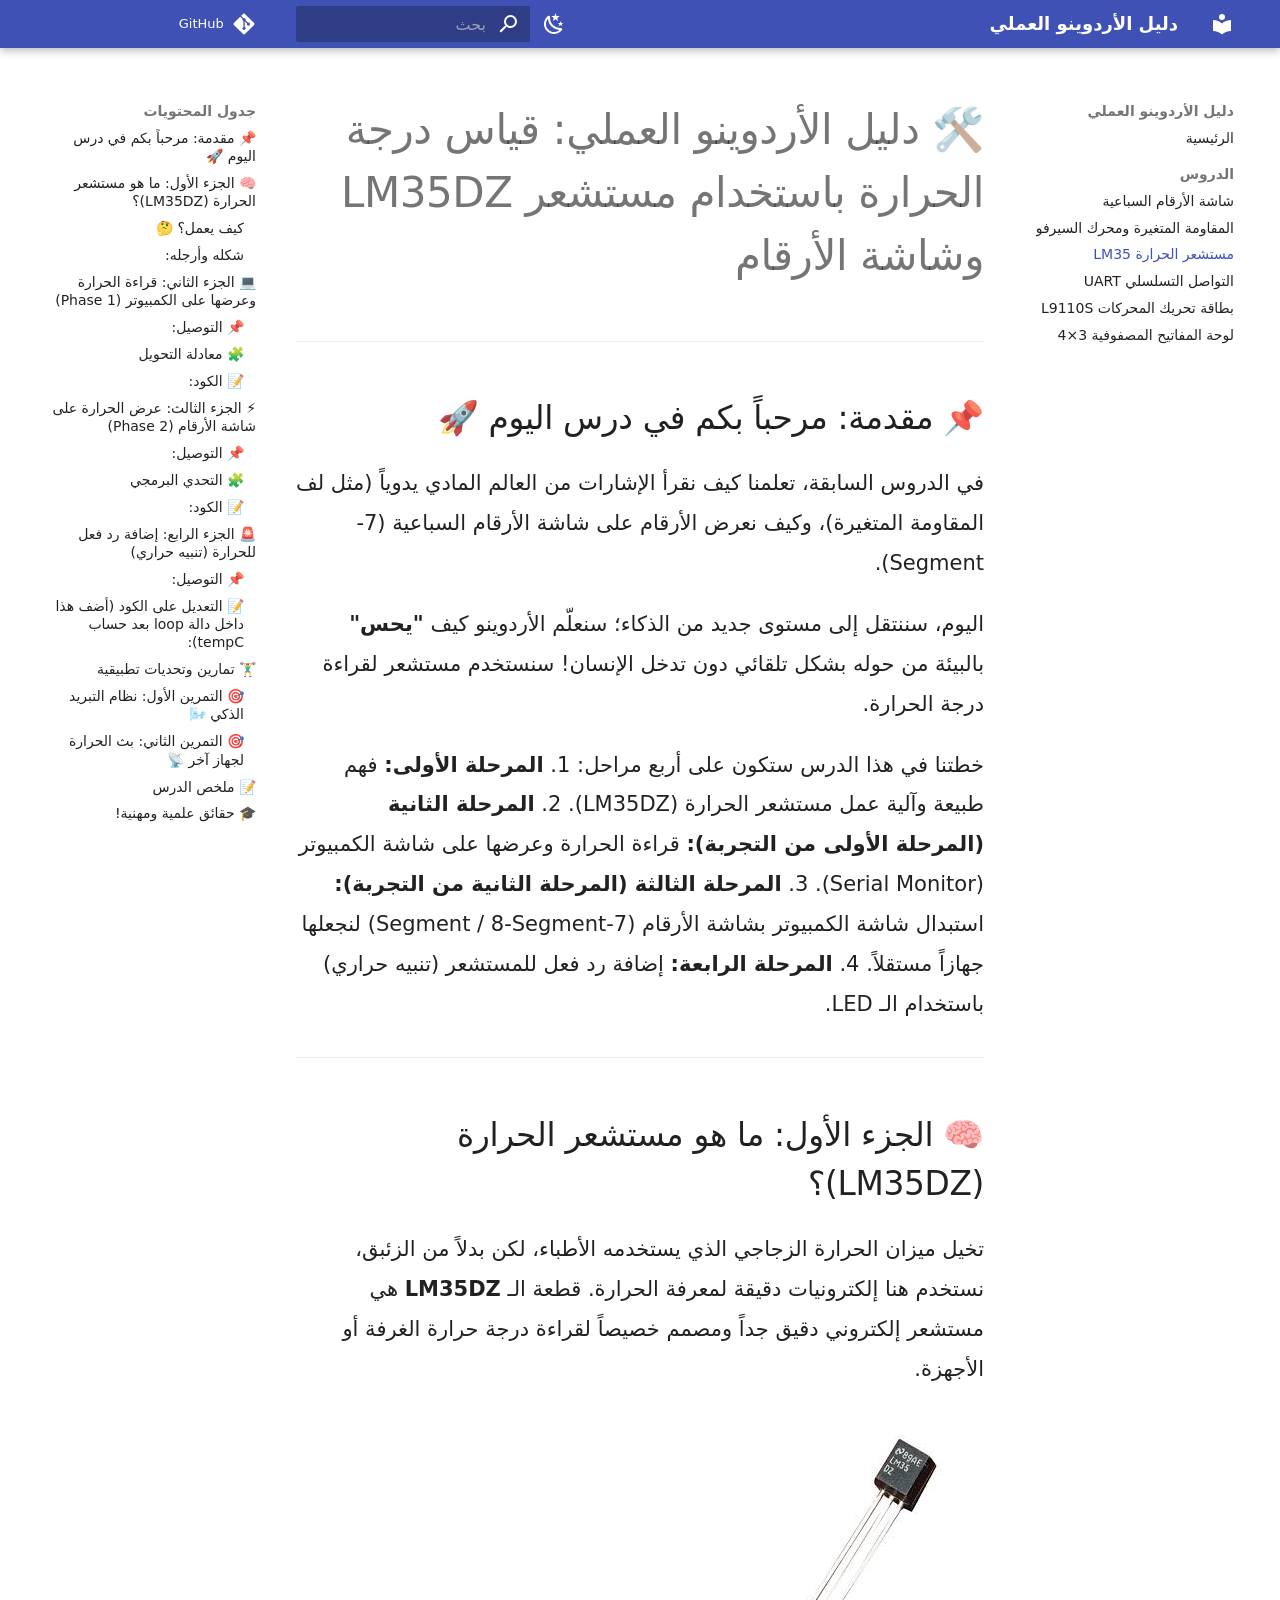
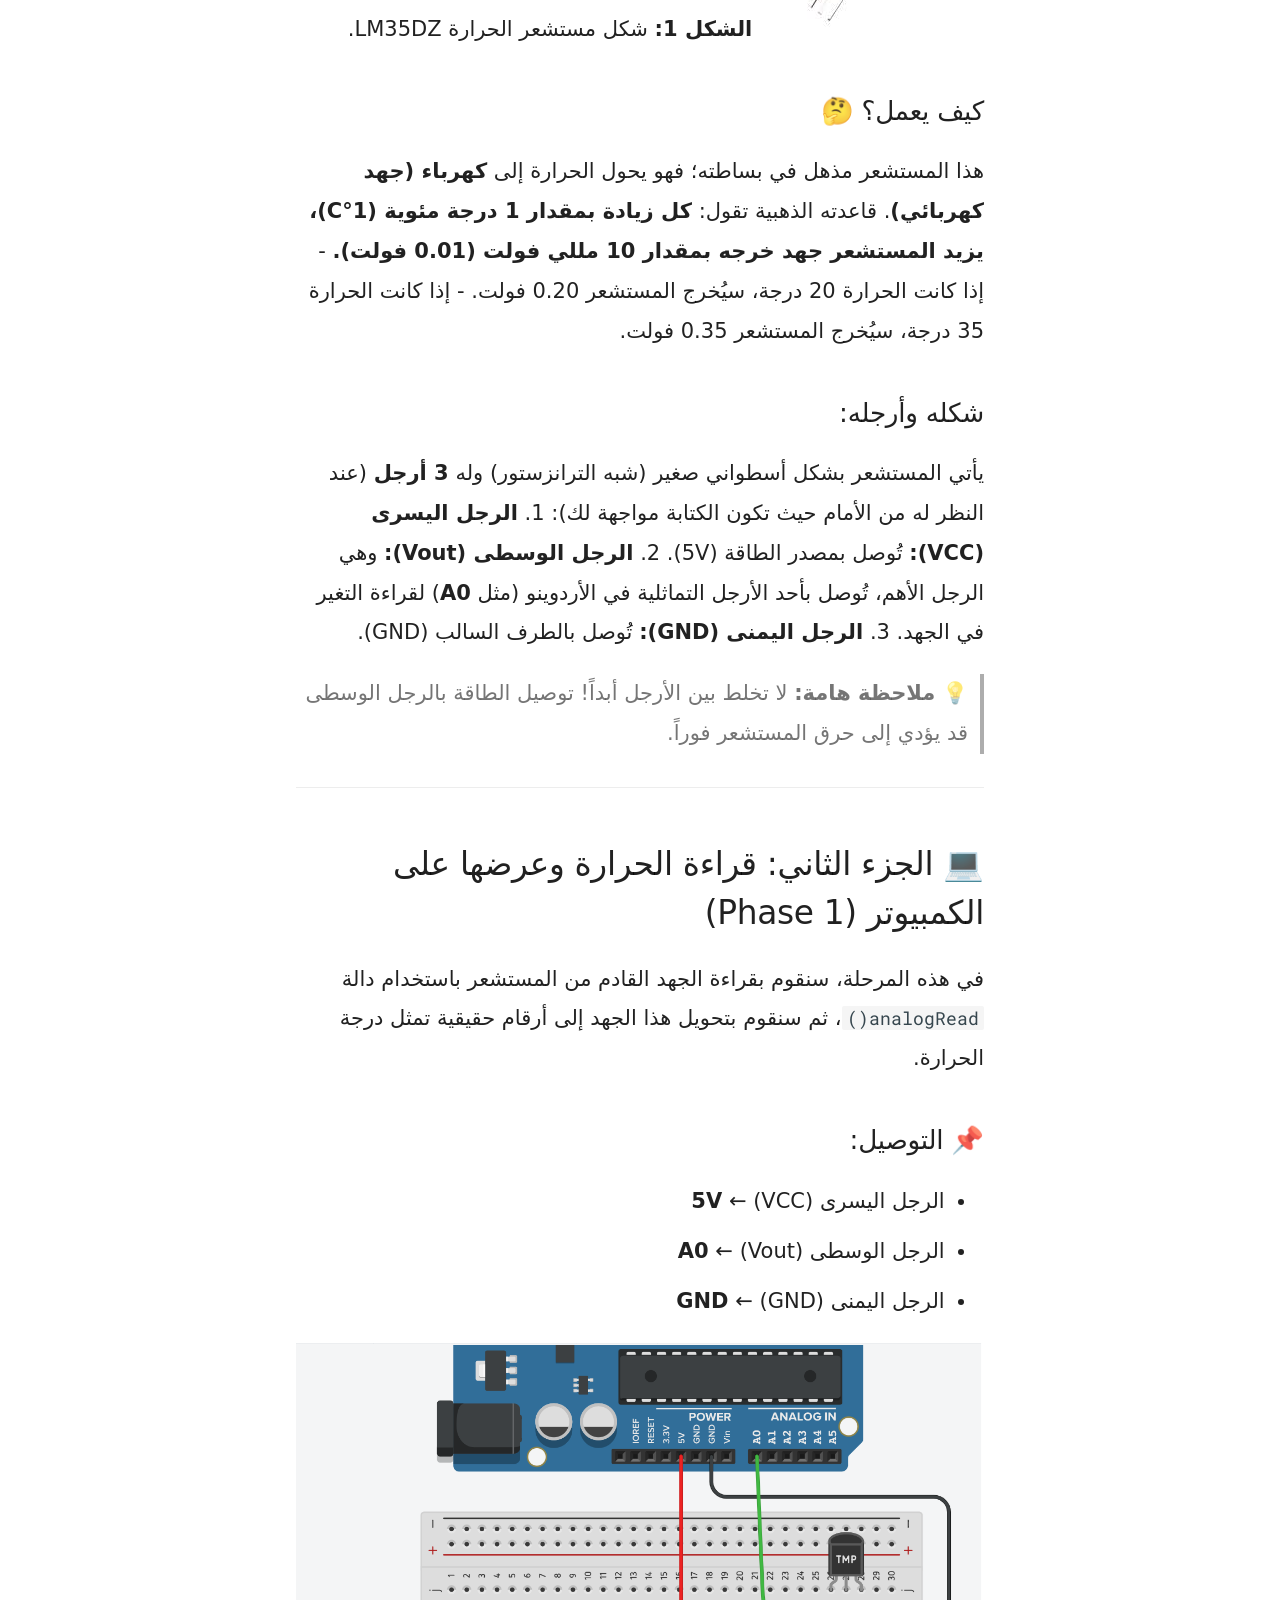
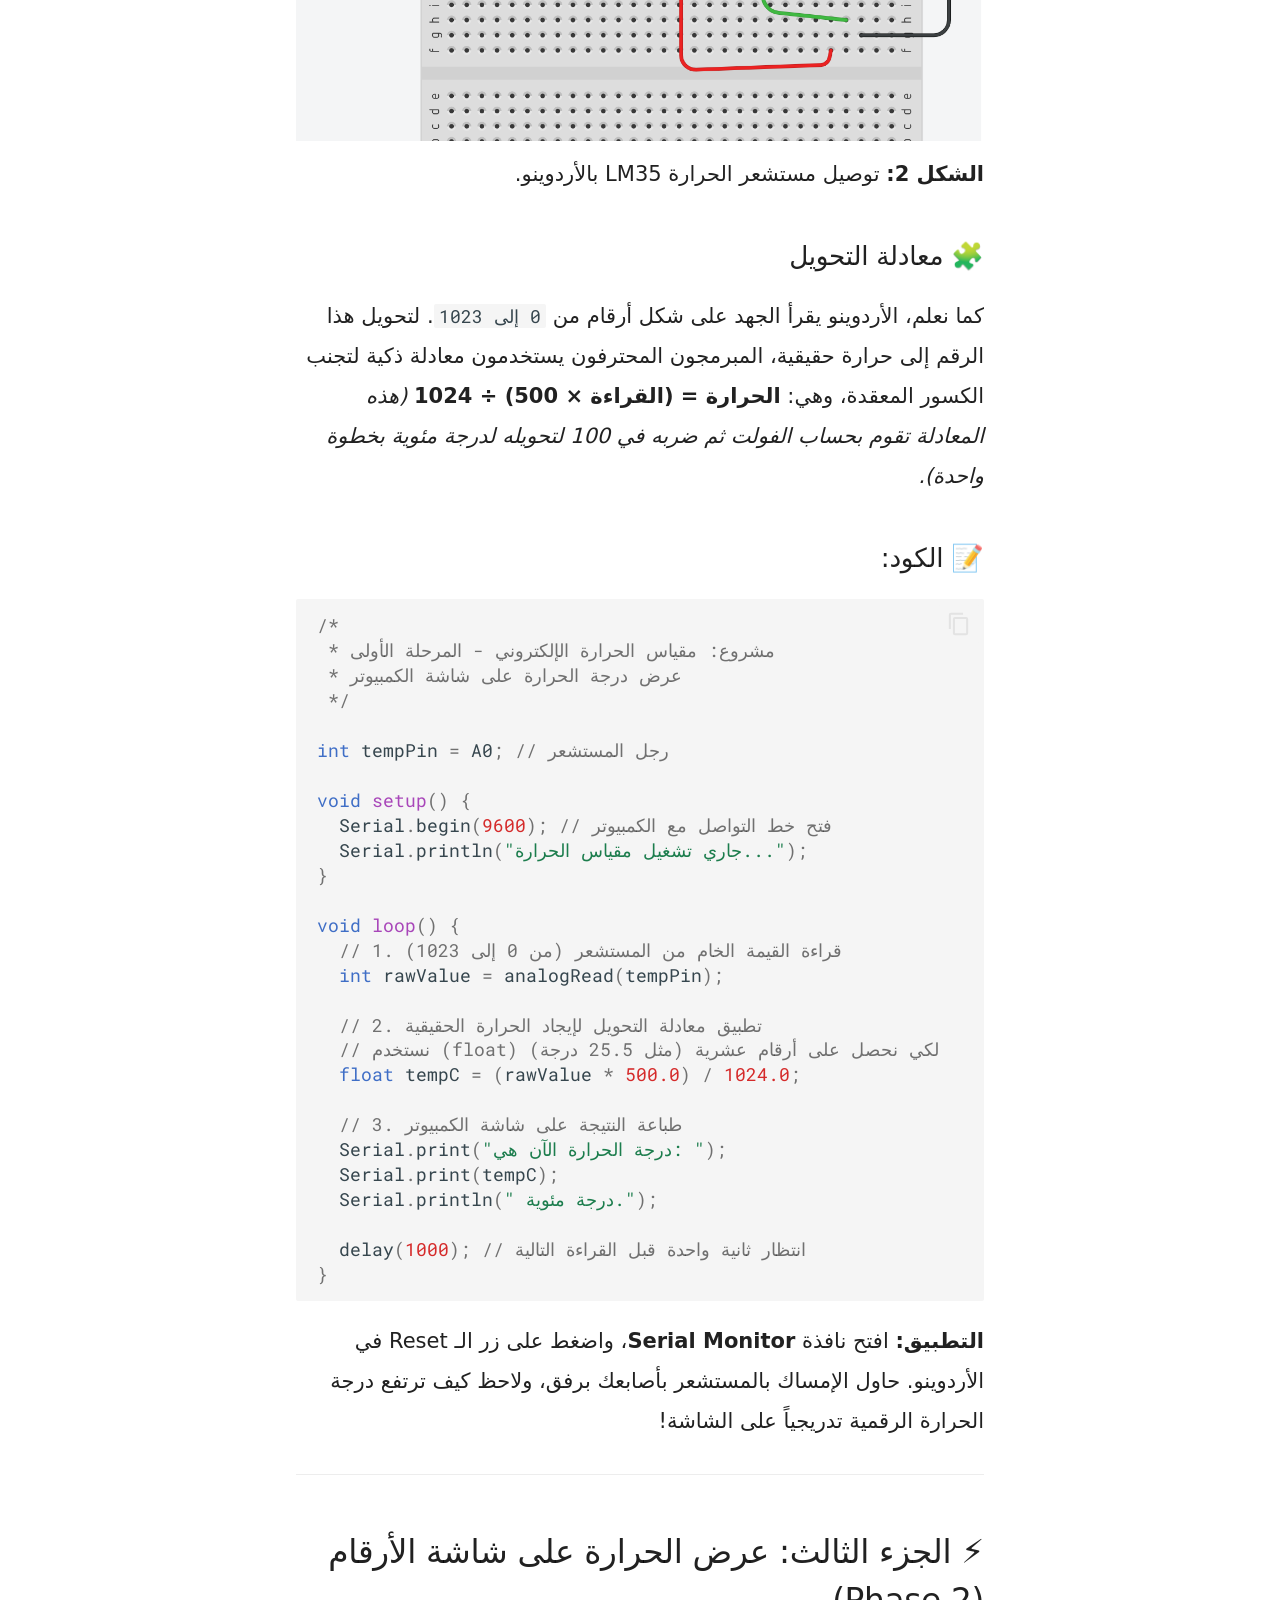
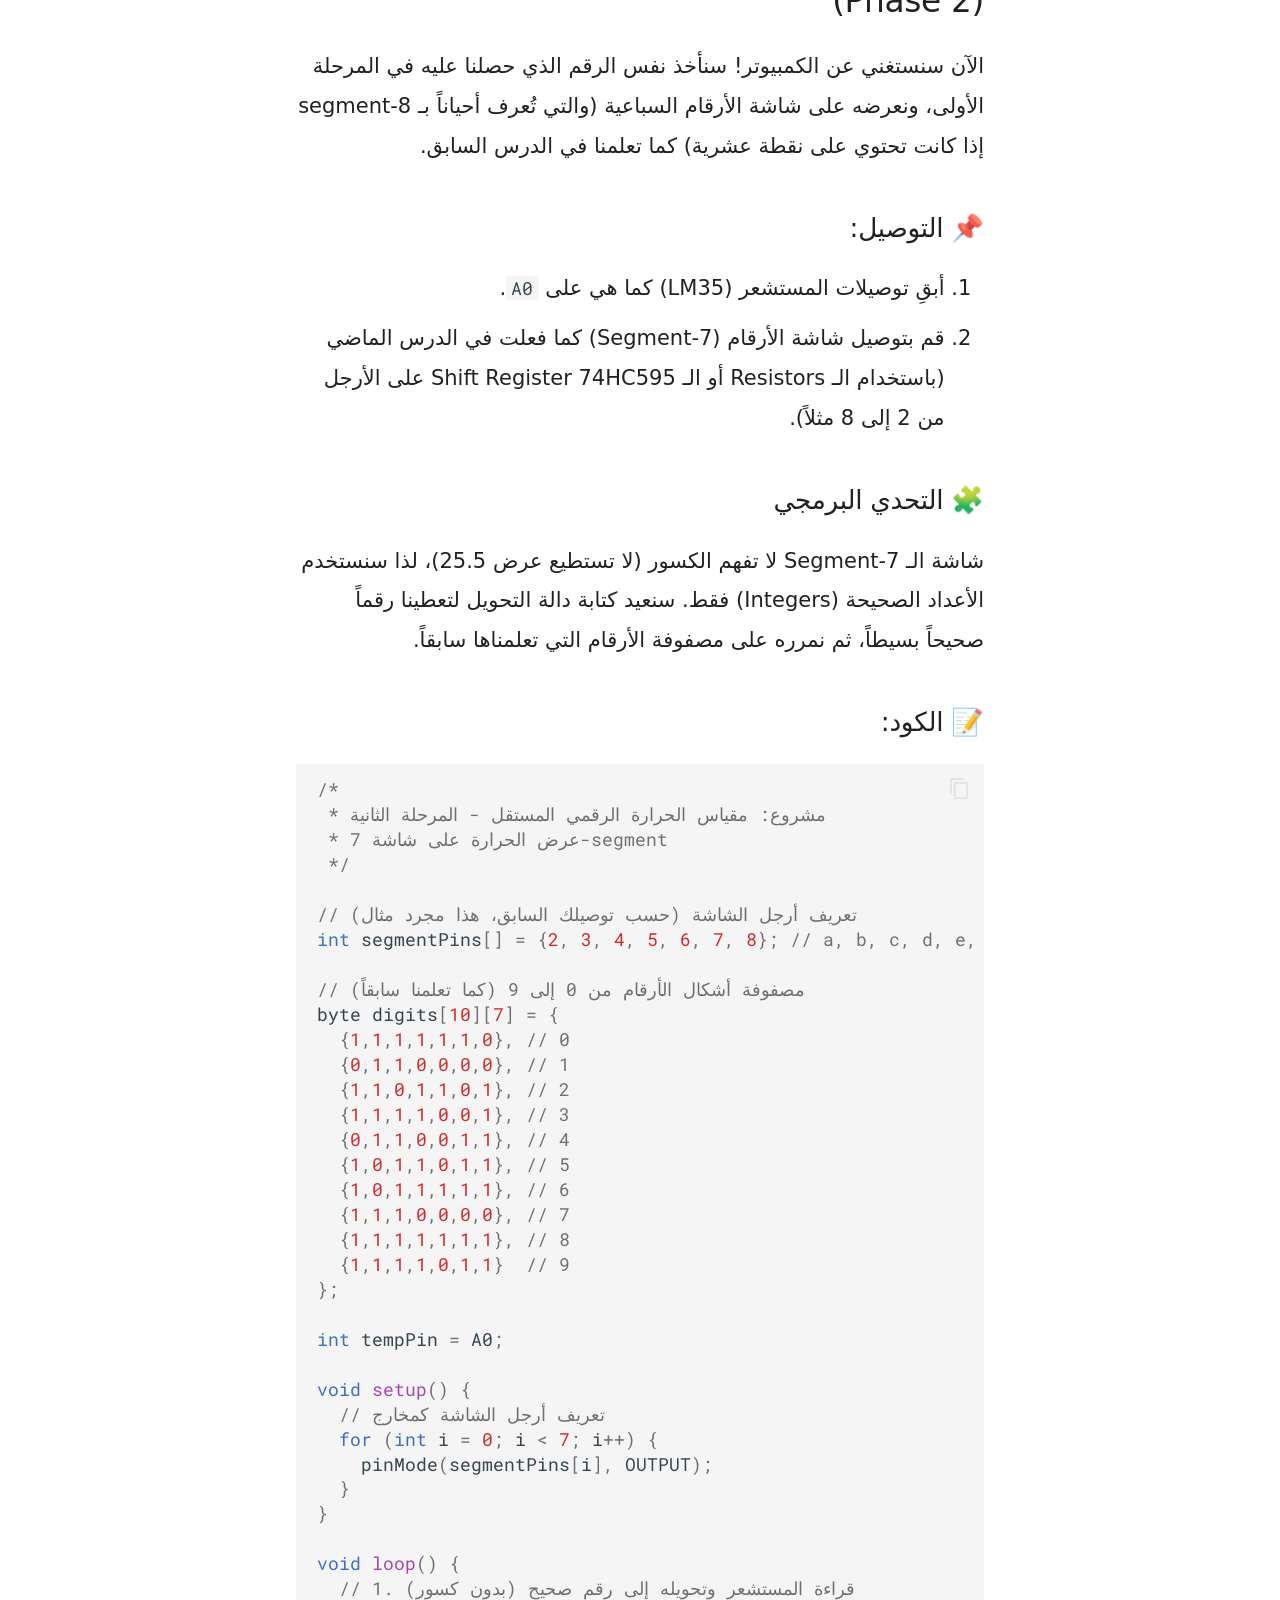
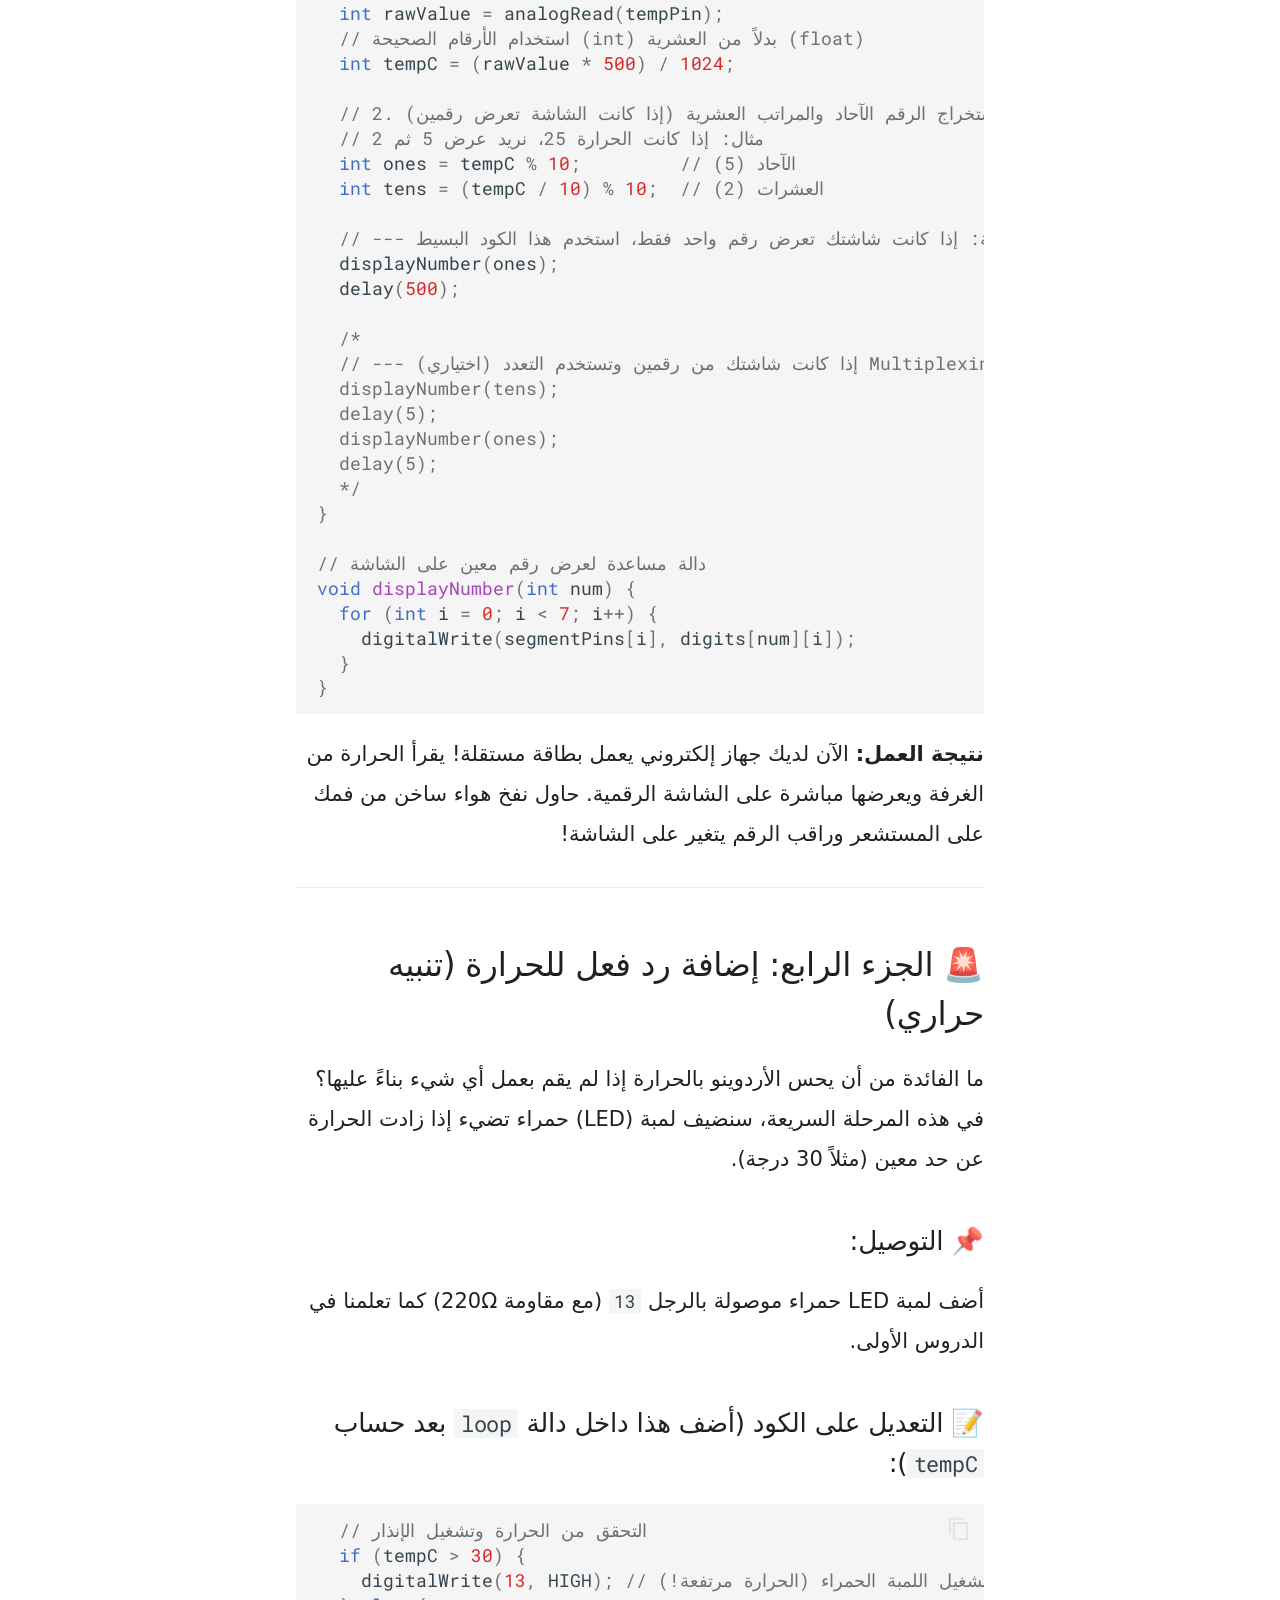
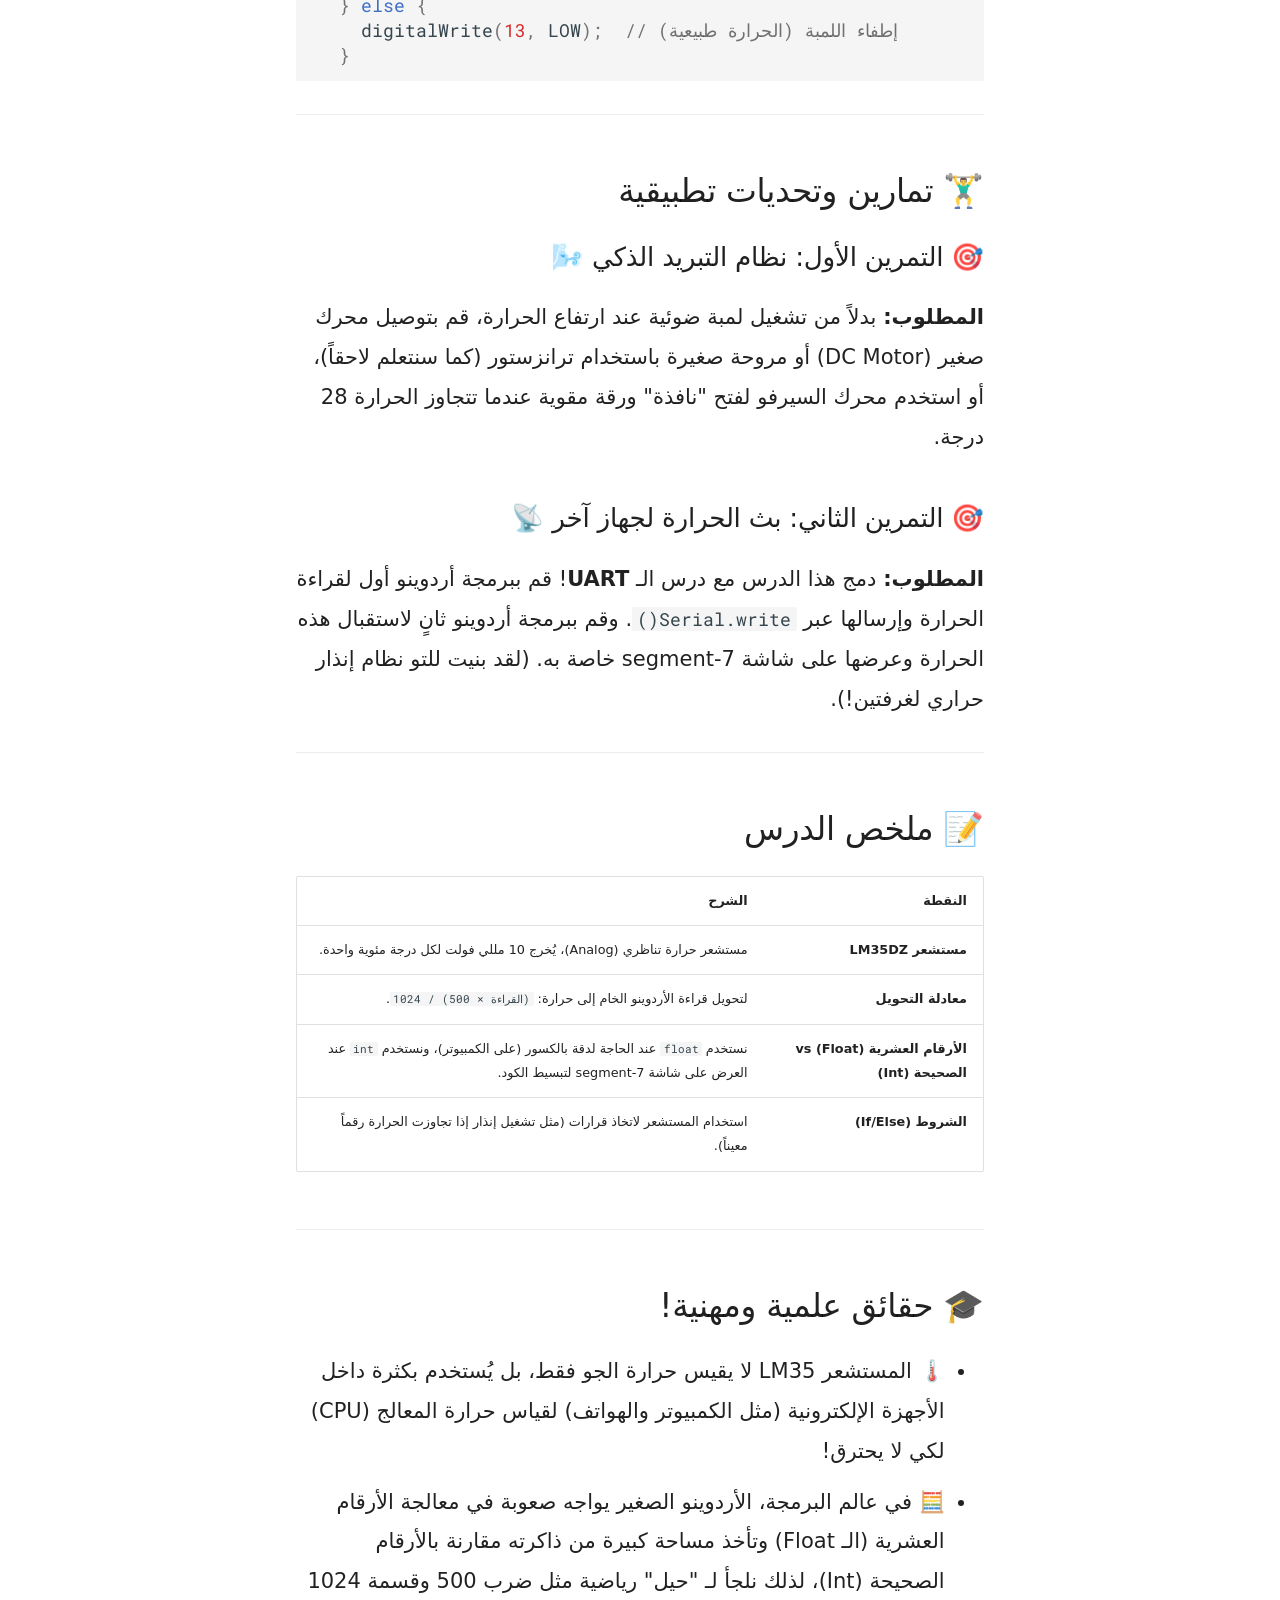
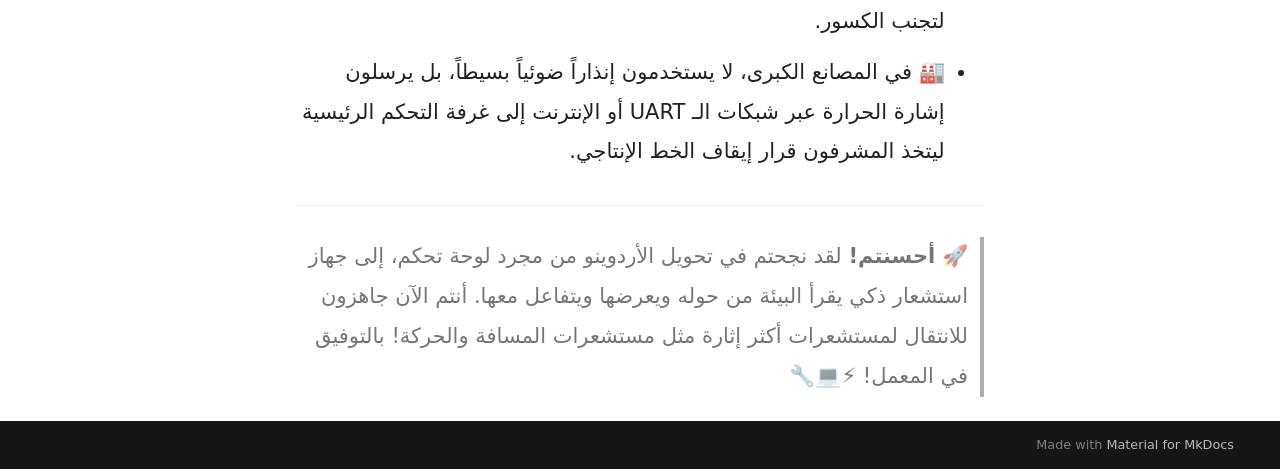
<file: lm35/index.html>
<!doctype html>
<html lang="ar" class="no-js">
  <head>
    
      <meta charset="utf-8">
      <meta name="viewport" content="width=device-width,initial-scale=1">
      
        <meta name="description" content="سلسلة دروس عملية للأردوينو باللغة العربية">
      
      
        <meta name="author" content="Arduino Kids">
      
      
        <link rel="canonical" href="https://T4gamer.github.io/arduino_lvl_2/lm35/">
      
      
        <link rel="prev" href="../servo_potentiometer/">
      
      
        <link rel="next" href="../UART_Serial_Buttons_Lesson/">
      
      
        
      
      
      <link rel="icon" href="../assets/images/favicon.png">
      <meta name="generator" content="mkdocs-1.6.1, mkdocs-material-9.7.6">
    
    
      
        <title>مستشعر الحرارة LM35 - دليل الأردوينو العملي</title>
      
    
    
      <link rel="stylesheet" href="../assets/stylesheets/main.484c7ddc.min.css">
      
        
        <link rel="stylesheet" href="../assets/stylesheets/palette.ab4e12ef.min.css">
      
      


    
    
      
    
    
      
        
        
        <link rel="preconnect" href="https://fonts.gstatic.com" crossorigin>
        <link rel="stylesheet" href="https://fonts.googleapis.com/css?family=Roboto:300,300i,400,400i,700,700i%7CRoboto+Mono:400,400i,700,700i&display=fallback">
        <style>:root{--md-text-font:"Roboto";--md-code-font:"Roboto Mono"}</style>
      
    
    
      <link rel="stylesheet" href="../css/extra.css">
    
    <script>__md_scope=new URL("..",location),__md_hash=e=>[...e].reduce(((e,_)=>(e<<5)-e+_.charCodeAt(0)),0),__md_get=(e,_=localStorage,t=__md_scope)=>JSON.parse(_.getItem(t.pathname+"."+e)),__md_set=(e,_,t=localStorage,a=__md_scope)=>{try{t.setItem(a.pathname+"."+e,JSON.stringify(_))}catch(e){}}</script>
    
      

    
    
  </head>
  
  
    
    
      
    
    
    
    
    <body dir="rtl" data-md-color-scheme="default" data-md-color-primary="indigo" data-md-color-accent="amber">
  
    
    <input class="md-toggle" data-md-toggle="drawer" type="checkbox" id="__drawer" autocomplete="off">
    <input class="md-toggle" data-md-toggle="search" type="checkbox" id="__search" autocomplete="off">
    <label class="md-overlay" for="__drawer"></label>
    <div data-md-component="skip">
      
        
        <a href="#lm35dz" class="md-skip">
          انتقل إلى المحتوى
        </a>
      
    </div>
    <div data-md-component="announce">
      
    </div>
    
    
      

  

<header class="md-header md-header--shadow" data-md-component="header">
  <nav class="md-header__inner md-grid" aria-label="عنوان العارضة">
    <a href=".." title="دليل الأردوينو العملي" class="md-header__button md-logo" aria-label="دليل الأردوينو العملي" data-md-component="logo">
      
  
  <svg xmlns="http://www.w3.org/2000/svg" viewBox="0 0 24 24"><path d="M12 8a3 3 0 0 0 3-3 3 3 0 0 0-3-3 3 3 0 0 0-3 3 3 3 0 0 0 3 3m0 3.54C9.64 9.35 6.5 8 3 8v11c3.5 0 6.64 1.35 9 3.54 2.36-2.19 5.5-3.54 9-3.54V8c-3.5 0-6.64 1.35-9 3.54"/></svg>

    </a>
    <label class="md-header__button md-icon" for="__drawer">
      
      <svg xmlns="http://www.w3.org/2000/svg" viewBox="0 0 24 24"><path d="M3 6h18v2H3zm0 5h18v2H3zm0 5h18v2H3z"/></svg>
    </label>
    <div class="md-header__title" data-md-component="header-title">
      <div class="md-header__ellipsis">
        <div class="md-header__topic">
          <span class="md-ellipsis">
            دليل الأردوينو العملي
          </span>
        </div>
        <div class="md-header__topic" data-md-component="header-topic">
          <span class="md-ellipsis">
            
              مستشعر الحرارة LM35
            
          </span>
        </div>
      </div>
    </div>
    
      
        <form class="md-header__option" data-md-component="palette">
  
    
    
    
    <input class="md-option" data-md-color-media="" data-md-color-scheme="default" data-md-color-primary="indigo" data-md-color-accent="amber"  aria-label="الوضع الداكن"  type="radio" name="__palette" id="__palette_0">
    
      <label class="md-header__button md-icon" title="الوضع الداكن" for="__palette_1" hidden>
        <svg xmlns="http://www.w3.org/2000/svg" viewBox="0 0 24 24"><path d="m17.75 4.09-2.53 1.94.91 3.06-2.63-1.81-2.63 1.81.91-3.06-2.53-1.94L12.44 4l1.06-3 1.06 3zm3.5 6.91-1.64 1.25.59 1.98-1.7-1.17-1.7 1.17.59-1.98L15.75 11l2.06-.05L18.5 9l.69 1.95zm-2.28 4.95c.83-.08 1.72 1.1 1.19 1.85-.32.45-.66.87-1.08 1.27C15.17 23 8.84 23 4.94 19.07c-3.91-3.9-3.91-10.24 0-14.14.4-.4.82-.76 1.27-1.08.75-.53 1.93.36 1.85 1.19-.27 2.86.69 5.83 2.89 8.02a9.96 9.96 0 0 0 8.02 2.89m-1.64 2.02a12.08 12.08 0 0 1-7.8-3.47c-2.17-2.19-3.33-5-3.49-7.82-2.81 3.14-2.7 7.96.31 10.98 3.02 3.01 7.84 3.12 10.98.31"/></svg>
      </label>
    
  
    
    
    
    <input class="md-option" data-md-color-media="" data-md-color-scheme="slate" data-md-color-primary="indigo" data-md-color-accent="amber"  aria-label="الوضع الفاتح"  type="radio" name="__palette" id="__palette_1">
    
      <label class="md-header__button md-icon" title="الوضع الفاتح" for="__palette_0" hidden>
        <svg xmlns="http://www.w3.org/2000/svg" viewBox="0 0 24 24"><path d="M12 7a5 5 0 0 1 5 5 5 5 0 0 1-5 5 5 5 0 0 1-5-5 5 5 0 0 1 5-5m0 2a3 3 0 0 0-3 3 3 3 0 0 0 3 3 3 3 0 0 0 3-3 3 3 0 0 0-3-3m0-7 2.39 3.42C13.65 5.15 12.84 5 12 5s-1.65.15-2.39.42zM3.34 7l4.16-.35A7.2 7.2 0 0 0 5.94 8.5c-.44.74-.69 1.5-.83 2.29zm.02 10 1.76-3.77a7.131 7.131 0 0 0 2.38 4.14zM20.65 7l-1.77 3.79a7.02 7.02 0 0 0-2.38-4.15zm-.01 10-4.14.36c.59-.51 1.12-1.14 1.54-1.86.42-.73.69-1.5.83-2.29zM12 22l-2.41-3.44c.74.27 1.55.44 2.41.44.82 0 1.63-.17 2.37-.44z"/></svg>
      </label>
    
  
</form>
      
    
    
      <script>var palette=__md_get("__palette");if(palette&&palette.color){if("(prefers-color-scheme)"===palette.color.media){var media=matchMedia("(prefers-color-scheme: light)"),input=document.querySelector(media.matches?"[data-md-color-media='(prefers-color-scheme: light)']":"[data-md-color-media='(prefers-color-scheme: dark)']");palette.color.media=input.getAttribute("data-md-color-media"),palette.color.scheme=input.getAttribute("data-md-color-scheme"),palette.color.primary=input.getAttribute("data-md-color-primary"),palette.color.accent=input.getAttribute("data-md-color-accent")}for(var[key,value]of Object.entries(palette.color))document.body.setAttribute("data-md-color-"+key,value)}</script>
    
    
    
      
      
        <label class="md-header__button md-icon" for="__search">
          
          <svg xmlns="http://www.w3.org/2000/svg" viewBox="0 0 24 24"><path d="M9.5 3A6.5 6.5 0 0 1 16 9.5c0 1.61-.59 3.09-1.56 4.23l.27.27h.79l5 5-1.5 1.5-5-5v-.79l-.27-.27A6.52 6.52 0 0 1 9.5 16 6.5 6.5 0 0 1 3 9.5 6.5 6.5 0 0 1 9.5 3m0 2C7 5 5 7 5 9.5S7 14 9.5 14 14 12 14 9.5 12 5 9.5 5"/></svg>
        </label>
        <div class="md-search" data-md-component="search" role="dialog">
  <label class="md-search__overlay" for="__search"></label>
  <div class="md-search__inner" role="search">
    <form class="md-search__form" name="search">
      <input type="text" class="md-search__input" name="query" aria-label="بحث" placeholder="بحث" autocapitalize="off" autocorrect="off" autocomplete="off" spellcheck="false" data-md-component="search-query" required>
      <label class="md-search__icon md-icon" for="__search">
        
        <svg xmlns="http://www.w3.org/2000/svg" viewBox="0 0 24 24"><path d="M9.5 3A6.5 6.5 0 0 1 16 9.5c0 1.61-.59 3.09-1.56 4.23l.27.27h.79l5 5-1.5 1.5-5-5v-.79l-.27-.27A6.52 6.52 0 0 1 9.5 16 6.5 6.5 0 0 1 3 9.5 6.5 6.5 0 0 1 9.5 3m0 2C7 5 5 7 5 9.5S7 14 9.5 14 14 12 14 9.5 12 5 9.5 5"/></svg>
        
        <svg xmlns="http://www.w3.org/2000/svg" viewBox="0 0 24 24"><path d="M20 11v2H8l5.5 5.5-1.42 1.42L4.16 12l7.92-7.92L13.5 5.5 8 11z"/></svg>
      </label>
      <nav class="md-search__options" aria-label="إبحث">
        
        <button type="reset" class="md-search__icon md-icon" title="مسح كلي" aria-label="مسح كلي" tabindex="-1">
          
          <svg xmlns="http://www.w3.org/2000/svg" viewBox="0 0 24 24"><path d="M19 6.41 17.59 5 12 10.59 6.41 5 5 6.41 10.59 12 5 17.59 6.41 19 12 13.41 17.59 19 19 17.59 13.41 12z"/></svg>
        </button>
      </nav>
      
        <div class="md-search__suggest" data-md-component="search-suggest"></div>
      
    </form>
    <div class="md-search__output">
      <div class="md-search__scrollwrap" tabindex="0" data-md-scrollfix>
        <div class="md-search-result" data-md-component="search-result">
          <div class="md-search-result__meta">
            بدء البحث
          </div>
          <ol class="md-search-result__list" role="presentation"></ol>
        </div>
      </div>
    </div>
  </div>
</div>
      
    
    
      <div class="md-header__source">
        <a href="https://github.com/T4gamer/arduino_lvl_2" title="اذهب إلى المصدر" class="md-source" data-md-component="source">
  <div class="md-source__icon md-icon">
    
    <svg xmlns="http://www.w3.org/2000/svg" viewBox="0 0 448 512"><!--! Font Awesome Free 7.1.0 by @fontawesome - https://fontawesome.com License - https://fontawesome.com/license/free (Icons: CC BY 4.0, Fonts: SIL OFL 1.1, Code: MIT License) Copyright 2025 Fonticons, Inc.--><path d="M439.6 236.1 244 40.5c-5.4-5.5-12.8-8.5-20.4-8.5s-15 3-20.4 8.4L162.5 81l51.5 51.5c27.1-9.1 52.7 16.8 43.4 43.7l49.7 49.7c34.2-11.8 61.2 31 35.5 56.7-26.5 26.5-70.2-2.9-56-37.3L240.3 199v121.9c25.3 12.5 22.3 41.8 9.1 55-6.4 6.4-15.2 10.1-24.3 10.1s-17.8-3.6-24.3-10.1c-17.6-17.6-11.1-46.9 11.2-56v-123c-20.8-8.5-24.6-30.7-18.6-45L142.6 101 8.5 235.1C3 240.6 0 247.9 0 255.5s3 15 8.5 20.4l195.6 195.7c5.4 5.4 12.7 8.4 20.4 8.4s15-3 20.4-8.4l194.7-194.7c5.4-5.4 8.4-12.8 8.4-20.4s-3-15-8.4-20.4"/></svg>
  </div>
  <div class="md-source__repository">
    GitHub
  </div>
</a>
      </div>
    
  </nav>
  
</header>
    
    <div class="md-container" data-md-component="container">
      
      
        
          
        
      
      <main class="md-main" data-md-component="main">
        <div class="md-main__inner md-grid">
          
            
              
              <div class="md-sidebar md-sidebar--primary" data-md-component="sidebar" data-md-type="navigation" >
                <div class="md-sidebar__scrollwrap">
                  <div class="md-sidebar__inner">
                    



<nav class="md-nav md-nav--primary" aria-label="تصفح" data-md-level="0">
  <label class="md-nav__title" for="__drawer">
    <a href=".." title="دليل الأردوينو العملي" class="md-nav__button md-logo" aria-label="دليل الأردوينو العملي" data-md-component="logo">
      
  
  <svg xmlns="http://www.w3.org/2000/svg" viewBox="0 0 24 24"><path d="M12 8a3 3 0 0 0 3-3 3 3 0 0 0-3-3 3 3 0 0 0-3 3 3 3 0 0 0 3 3m0 3.54C9.64 9.35 6.5 8 3 8v11c3.5 0 6.64 1.35 9 3.54 2.36-2.19 5.5-3.54 9-3.54V8c-3.5 0-6.64 1.35-9 3.54"/></svg>

    </a>
    دليل الأردوينو العملي
  </label>
  
    <div class="md-nav__source">
      <a href="https://github.com/T4gamer/arduino_lvl_2" title="اذهب إلى المصدر" class="md-source" data-md-component="source">
  <div class="md-source__icon md-icon">
    
    <svg xmlns="http://www.w3.org/2000/svg" viewBox="0 0 448 512"><!--! Font Awesome Free 7.1.0 by @fontawesome - https://fontawesome.com License - https://fontawesome.com/license/free (Icons: CC BY 4.0, Fonts: SIL OFL 1.1, Code: MIT License) Copyright 2025 Fonticons, Inc.--><path d="M439.6 236.1 244 40.5c-5.4-5.5-12.8-8.5-20.4-8.5s-15 3-20.4 8.4L162.5 81l51.5 51.5c27.1-9.1 52.7 16.8 43.4 43.7l49.7 49.7c34.2-11.8 61.2 31 35.5 56.7-26.5 26.5-70.2-2.9-56-37.3L240.3 199v121.9c25.3 12.5 22.3 41.8 9.1 55-6.4 6.4-15.2 10.1-24.3 10.1s-17.8-3.6-24.3-10.1c-17.6-17.6-11.1-46.9 11.2-56v-123c-20.8-8.5-24.6-30.7-18.6-45L142.6 101 8.5 235.1C3 240.6 0 247.9 0 255.5s3 15 8.5 20.4l195.6 195.7c5.4 5.4 12.7 8.4 20.4 8.4s15-3 20.4-8.4l194.7-194.7c5.4-5.4 8.4-12.8 8.4-20.4s-3-15-8.4-20.4"/></svg>
  </div>
  <div class="md-source__repository">
    GitHub
  </div>
</a>
    </div>
  
  <ul class="md-nav__list" data-md-scrollfix>
    
      
      
  
  
  
  
    <li class="md-nav__item">
      <a href=".." class="md-nav__link">
        
  
  
  <span class="md-ellipsis">
    
  
    الرئيسية
  

    
  </span>
  
  

      </a>
    </li>
  

    
      
      
  
  
    
  
  
  
    
    
    
    
      
        
        
      
    
    
    <li class="md-nav__item md-nav__item--active md-nav__item--section md-nav__item--nested">
      
        
        
        <input class="md-nav__toggle md-toggle " type="checkbox" id="__nav_2" checked>
        
          
          <label class="md-nav__link" for="__nav_2" id="__nav_2_label" tabindex="">
            
  
  
  <span class="md-ellipsis">
    
  
    الدروس
  

    
  </span>
  
  

            <span class="md-nav__icon md-icon"></span>
          </label>
        
        <nav class="md-nav" data-md-level="1" aria-labelledby="__nav_2_label" aria-expanded="true">
          <label class="md-nav__title" for="__nav_2">
            <span class="md-nav__icon md-icon"></span>
            
  
    الدروس
  

          </label>
          <ul class="md-nav__list" data-md-scrollfix>
            
              
                
  
  
  
  
    <li class="md-nav__item">
      <a href="../seven_segment_guide/" class="md-nav__link">
        
  
  
  <span class="md-ellipsis">
    
  
    شاشة الأرقام السباعية
  

    
  </span>
  
  

      </a>
    </li>
  

              
            
              
                
  
  
  
  
    <li class="md-nav__item">
      <a href="../servo_potentiometer/" class="md-nav__link">
        
  
  
  <span class="md-ellipsis">
    
  
    المقاومة المتغيرة ومحرك السيرفو
  

    
  </span>
  
  

      </a>
    </li>
  

              
            
              
                
  
  
    
  
  
  
    <li class="md-nav__item md-nav__item--active">
      
      <input class="md-nav__toggle md-toggle" type="checkbox" id="__toc">
      
      
        
      
      
        <label class="md-nav__link md-nav__link--active" for="__toc">
          
  
  
  <span class="md-ellipsis">
    
  
    مستشعر الحرارة LM35
  

    
  </span>
  
  

          <span class="md-nav__icon md-icon"></span>
        </label>
      
      <a href="./" class="md-nav__link md-nav__link--active">
        
  
  
  <span class="md-ellipsis">
    
  
    مستشعر الحرارة LM35
  

    
  </span>
  
  

      </a>
      
        

<nav class="md-nav md-nav--secondary" aria-label="جدول المحتويات">
  
  
  
    
  
  
    <label class="md-nav__title" for="__toc">
      <span class="md-nav__icon md-icon"></span>
      جدول المحتويات
    </label>
    <ul class="md-nav__list" data-md-component="toc" data-md-scrollfix>
      
        <li class="md-nav__item">
  <a href="#_1" class="md-nav__link">
    <span class="md-ellipsis">
      
        📌 مقدمة: مرحباً بكم في درس اليوم 🚀
      
    </span>
  </a>
  
</li>
      
        <li class="md-nav__item">
  <a href="#lm35dz_1" class="md-nav__link">
    <span class="md-ellipsis">
      
        🧠 الجزء الأول: ما هو مستشعر الحرارة (LM35DZ)؟
      
    </span>
  </a>
  
    <nav class="md-nav" aria-label="🧠 الجزء الأول: ما هو مستشعر الحرارة (LM35DZ)؟">
      <ul class="md-nav__list">
        
          <li class="md-nav__item">
  <a href="#_2" class="md-nav__link">
    <span class="md-ellipsis">
      
        كيف يعمل؟ 🤔
      
    </span>
  </a>
  
</li>
        
          <li class="md-nav__item">
  <a href="#_3" class="md-nav__link">
    <span class="md-ellipsis">
      
        شكله وأرجله:
      
    </span>
  </a>
  
</li>
        
      </ul>
    </nav>
  
</li>
      
        <li class="md-nav__item">
  <a href="#phase-1" class="md-nav__link">
    <span class="md-ellipsis">
      
        💻 الجزء الثاني: قراءة الحرارة وعرضها على الكمبيوتر (Phase 1)
      
    </span>
  </a>
  
    <nav class="md-nav" aria-label="💻 الجزء الثاني: قراءة الحرارة وعرضها على الكمبيوتر (Phase 1)">
      <ul class="md-nav__list">
        
          <li class="md-nav__item">
  <a href="#_4" class="md-nav__link">
    <span class="md-ellipsis">
      
        📌 التوصيل:
      
    </span>
  </a>
  
</li>
        
          <li class="md-nav__item">
  <a href="#_5" class="md-nav__link">
    <span class="md-ellipsis">
      
        🧩 معادلة التحويل
      
    </span>
  </a>
  
</li>
        
          <li class="md-nav__item">
  <a href="#_6" class="md-nav__link">
    <span class="md-ellipsis">
      
        📝 الكود:
      
    </span>
  </a>
  
</li>
        
      </ul>
    </nav>
  
</li>
      
        <li class="md-nav__item">
  <a href="#phase-2" class="md-nav__link">
    <span class="md-ellipsis">
      
        ⚡ الجزء الثالث: عرض الحرارة على شاشة الأرقام (Phase 2)
      
    </span>
  </a>
  
    <nav class="md-nav" aria-label="⚡ الجزء الثالث: عرض الحرارة على شاشة الأرقام (Phase 2)">
      <ul class="md-nav__list">
        
          <li class="md-nav__item">
  <a href="#_7" class="md-nav__link">
    <span class="md-ellipsis">
      
        📌 التوصيل:
      
    </span>
  </a>
  
</li>
        
          <li class="md-nav__item">
  <a href="#_8" class="md-nav__link">
    <span class="md-ellipsis">
      
        🧩 التحدي البرمجي
      
    </span>
  </a>
  
</li>
        
          <li class="md-nav__item">
  <a href="#_9" class="md-nav__link">
    <span class="md-ellipsis">
      
        📝 الكود:
      
    </span>
  </a>
  
</li>
        
      </ul>
    </nav>
  
</li>
      
        <li class="md-nav__item">
  <a href="#_10" class="md-nav__link">
    <span class="md-ellipsis">
      
        🚨 الجزء الرابع: إضافة رد فعل للحرارة (تنبيه حراري)
      
    </span>
  </a>
  
    <nav class="md-nav" aria-label="🚨 الجزء الرابع: إضافة رد فعل للحرارة (تنبيه حراري)">
      <ul class="md-nav__list">
        
          <li class="md-nav__item">
  <a href="#_11" class="md-nav__link">
    <span class="md-ellipsis">
      
        📌 التوصيل:
      
    </span>
  </a>
  
</li>
        
          <li class="md-nav__item">
  <a href="#loop-tempc" class="md-nav__link">
    <span class="md-ellipsis">
      
        📝 التعديل على الكود (أضف هذا داخل دالة loop بعد حساب tempC):
      
    </span>
  </a>
  
</li>
        
      </ul>
    </nav>
  
</li>
      
        <li class="md-nav__item">
  <a href="#_12" class="md-nav__link">
    <span class="md-ellipsis">
      
        🏋️‍♂️ تمارين وتحديات تطبيقية
      
    </span>
  </a>
  
    <nav class="md-nav" aria-label="🏋️‍♂️ تمارين وتحديات تطبيقية">
      <ul class="md-nav__list">
        
          <li class="md-nav__item">
  <a href="#_13" class="md-nav__link">
    <span class="md-ellipsis">
      
        🎯 التمرين الأول: نظام التبريد الذكي 🌬️
      
    </span>
  </a>
  
</li>
        
          <li class="md-nav__item">
  <a href="#_14" class="md-nav__link">
    <span class="md-ellipsis">
      
        🎯 التمرين الثاني: بث الحرارة لجهاز آخر 📡
      
    </span>
  </a>
  
</li>
        
      </ul>
    </nav>
  
</li>
      
        <li class="md-nav__item">
  <a href="#_15" class="md-nav__link">
    <span class="md-ellipsis">
      
        📝 ملخص الدرس
      
    </span>
  </a>
  
</li>
      
        <li class="md-nav__item">
  <a href="#_16" class="md-nav__link">
    <span class="md-ellipsis">
      
        🎓 حقائق علمية ومهنية!
      
    </span>
  </a>
  
</li>
      
    </ul>
  
</nav>
      
    </li>
  

              
            
              
                
  
  
  
  
    <li class="md-nav__item">
      <a href="../UART_Serial_Buttons_Lesson/" class="md-nav__link">
        
  
  
  <span class="md-ellipsis">
    
  
    التواصل التسلسلي UART
  

    
  </span>
  
  

      </a>
    </li>
  

              
            
              
                
  
  
  
  
    <li class="md-nav__item">
      <a href="../L9110S_motor_driver/" class="md-nav__link">
        
  
  
  <span class="md-ellipsis">
    
  
    بطاقة تحريك المحركات L9110S
  

    
  </span>
  
  

      </a>
    </li>
  

              
            
              
                
  
  
  
  
    <li class="md-nav__item">
      <a href="../matrix_keypad_3x4/" class="md-nav__link">
        
  
  
  <span class="md-ellipsis">
    
  
    لوحة المفاتيح المصفوفية 3×4
  

    
  </span>
  
  

      </a>
    </li>
  

              
            
          </ul>
        </nav>
      
    </li>
  

    
  </ul>
</nav>
                  </div>
                </div>
              </div>
            
            
              
              <div class="md-sidebar md-sidebar--secondary" data-md-component="sidebar" data-md-type="toc" >
                <div class="md-sidebar__scrollwrap">
                  <div class="md-sidebar__inner">
                    

<nav class="md-nav md-nav--secondary" aria-label="جدول المحتويات">
  
  
  
    
  
  
    <label class="md-nav__title" for="__toc">
      <span class="md-nav__icon md-icon"></span>
      جدول المحتويات
    </label>
    <ul class="md-nav__list" data-md-component="toc" data-md-scrollfix>
      
        <li class="md-nav__item">
  <a href="#_1" class="md-nav__link">
    <span class="md-ellipsis">
      
        📌 مقدمة: مرحباً بكم في درس اليوم 🚀
      
    </span>
  </a>
  
</li>
      
        <li class="md-nav__item">
  <a href="#lm35dz_1" class="md-nav__link">
    <span class="md-ellipsis">
      
        🧠 الجزء الأول: ما هو مستشعر الحرارة (LM35DZ)؟
      
    </span>
  </a>
  
    <nav class="md-nav" aria-label="🧠 الجزء الأول: ما هو مستشعر الحرارة (LM35DZ)؟">
      <ul class="md-nav__list">
        
          <li class="md-nav__item">
  <a href="#_2" class="md-nav__link">
    <span class="md-ellipsis">
      
        كيف يعمل؟ 🤔
      
    </span>
  </a>
  
</li>
        
          <li class="md-nav__item">
  <a href="#_3" class="md-nav__link">
    <span class="md-ellipsis">
      
        شكله وأرجله:
      
    </span>
  </a>
  
</li>
        
      </ul>
    </nav>
  
</li>
      
        <li class="md-nav__item">
  <a href="#phase-1" class="md-nav__link">
    <span class="md-ellipsis">
      
        💻 الجزء الثاني: قراءة الحرارة وعرضها على الكمبيوتر (Phase 1)
      
    </span>
  </a>
  
    <nav class="md-nav" aria-label="💻 الجزء الثاني: قراءة الحرارة وعرضها على الكمبيوتر (Phase 1)">
      <ul class="md-nav__list">
        
          <li class="md-nav__item">
  <a href="#_4" class="md-nav__link">
    <span class="md-ellipsis">
      
        📌 التوصيل:
      
    </span>
  </a>
  
</li>
        
          <li class="md-nav__item">
  <a href="#_5" class="md-nav__link">
    <span class="md-ellipsis">
      
        🧩 معادلة التحويل
      
    </span>
  </a>
  
</li>
        
          <li class="md-nav__item">
  <a href="#_6" class="md-nav__link">
    <span class="md-ellipsis">
      
        📝 الكود:
      
    </span>
  </a>
  
</li>
        
      </ul>
    </nav>
  
</li>
      
        <li class="md-nav__item">
  <a href="#phase-2" class="md-nav__link">
    <span class="md-ellipsis">
      
        ⚡ الجزء الثالث: عرض الحرارة على شاشة الأرقام (Phase 2)
      
    </span>
  </a>
  
    <nav class="md-nav" aria-label="⚡ الجزء الثالث: عرض الحرارة على شاشة الأرقام (Phase 2)">
      <ul class="md-nav__list">
        
          <li class="md-nav__item">
  <a href="#_7" class="md-nav__link">
    <span class="md-ellipsis">
      
        📌 التوصيل:
      
    </span>
  </a>
  
</li>
        
          <li class="md-nav__item">
  <a href="#_8" class="md-nav__link">
    <span class="md-ellipsis">
      
        🧩 التحدي البرمجي
      
    </span>
  </a>
  
</li>
        
          <li class="md-nav__item">
  <a href="#_9" class="md-nav__link">
    <span class="md-ellipsis">
      
        📝 الكود:
      
    </span>
  </a>
  
</li>
        
      </ul>
    </nav>
  
</li>
      
        <li class="md-nav__item">
  <a href="#_10" class="md-nav__link">
    <span class="md-ellipsis">
      
        🚨 الجزء الرابع: إضافة رد فعل للحرارة (تنبيه حراري)
      
    </span>
  </a>
  
    <nav class="md-nav" aria-label="🚨 الجزء الرابع: إضافة رد فعل للحرارة (تنبيه حراري)">
      <ul class="md-nav__list">
        
          <li class="md-nav__item">
  <a href="#_11" class="md-nav__link">
    <span class="md-ellipsis">
      
        📌 التوصيل:
      
    </span>
  </a>
  
</li>
        
          <li class="md-nav__item">
  <a href="#loop-tempc" class="md-nav__link">
    <span class="md-ellipsis">
      
        📝 التعديل على الكود (أضف هذا داخل دالة loop بعد حساب tempC):
      
    </span>
  </a>
  
</li>
        
      </ul>
    </nav>
  
</li>
      
        <li class="md-nav__item">
  <a href="#_12" class="md-nav__link">
    <span class="md-ellipsis">
      
        🏋️‍♂️ تمارين وتحديات تطبيقية
      
    </span>
  </a>
  
    <nav class="md-nav" aria-label="🏋️‍♂️ تمارين وتحديات تطبيقية">
      <ul class="md-nav__list">
        
          <li class="md-nav__item">
  <a href="#_13" class="md-nav__link">
    <span class="md-ellipsis">
      
        🎯 التمرين الأول: نظام التبريد الذكي 🌬️
      
    </span>
  </a>
  
</li>
        
          <li class="md-nav__item">
  <a href="#_14" class="md-nav__link">
    <span class="md-ellipsis">
      
        🎯 التمرين الثاني: بث الحرارة لجهاز آخر 📡
      
    </span>
  </a>
  
</li>
        
      </ul>
    </nav>
  
</li>
      
        <li class="md-nav__item">
  <a href="#_15" class="md-nav__link">
    <span class="md-ellipsis">
      
        📝 ملخص الدرس
      
    </span>
  </a>
  
</li>
      
        <li class="md-nav__item">
  <a href="#_16" class="md-nav__link">
    <span class="md-ellipsis">
      
        🎓 حقائق علمية ومهنية!
      
    </span>
  </a>
  
</li>
      
    </ul>
  
</nav>
                  </div>
                </div>
              </div>
            
          
          
            <div class="md-content" data-md-component="content">
              
              <article class="md-content__inner md-typeset">
                
                  


  
  


<h1 id="lm35dz">🛠️ دليل الأردوينو العملي: قياس درجة الحرارة باستخدام مستشعر LM35DZ وشاشة الأرقام</h1>
<hr />
<h2 id="_1">📌 مقدمة: مرحباً بكم في درس اليوم 🚀</h2>
<p>في الدروس السابقة، تعلمنا كيف نقرأ الإشارات من العالم المادي يدوياً (مثل لف المقاومة المتغيرة)، وكيف نعرض الأرقام على شاشة الأرقام السباعية (7-Segment). </p>
<p>اليوم، سننتقل إلى مستوى جديد من الذكاء؛ سنعلّم الأردوينو كيف <strong>"يحس"</strong> بالبيئة من حوله بشكل تلقائي دون تدخل الإنسان! سنستخدم مستشعر لقراءة درجة الحرارة.</p>
<p>خطتنا في هذا الدرس ستكون على أربع مراحل:
1. <strong>المرحلة الأولى:</strong> فهم طبيعة وآلية عمل مستشعر الحرارة (LM35DZ).
2. <strong>المرحلة الثانية (المرحلة الأولى من التجربة):</strong> قراءة الحرارة وعرضها على شاشة الكمبيوتر (Serial Monitor).
3. <strong>المرحلة الثالثة (المرحلة الثانية من التجربة):</strong> استبدال شاشة الكمبيوتر بشاشة الأرقام (7-Segment / 8-Segment) لنجعلها جهازاً مستقلاً.
4. <strong>المرحلة الرابعة:</strong> إضافة رد فعل للمستشعر (تنبيه حراري) باستخدام الـ LED.</p>
<hr />
<h2 id="lm35dz_1">🧠 الجزء الأول: ما هو مستشعر الحرارة (LM35DZ)؟</h2>
<p>تخيل ميزان الحرارة الزجاجي الذي يستخدمه الأطباء، لكن بدلاً من الزئبق، نستخدم هنا إلكترونيات دقيقة لمعرفة الحرارة. قطعة الـ <strong>LM35DZ</strong> هي مستشعر إلكتروني دقيق جداً ومصمم خصيصاً لقراءة درجة حرارة الغرفة أو الأجهزة.</p>
<p><img alt="شكل مستشعر الحرارة LM35" src="../img/parts/lm35.jpg" />
<strong>الشكل 1:</strong> شكل مستشعر الحرارة LM35DZ.</p>
<h3 id="_2">كيف يعمل؟ 🤔</h3>
<p>هذا المستشعر مذهل في بساطته؛ فهو يحول الحرارة إلى <strong>كهرباء (جهد كهربائي)</strong>.
قاعدته الذهبية تقول: <strong>كل زيادة بمقدار 1 درجة مئوية (1°C)، يزيد المستشعر جهد خرجه بمقدار 10 مللي فولت (0.01 فولت).</strong>
- إذا كانت الحرارة 20 درجة، سيُخرج المستشعر 0.20 فولت.
- إذا كانت الحرارة 35 درجة، سيُخرج المستشعر 0.35 فولت.</p>
<h3 id="_3">شكله وأرجله:</h3>
<p>يأتي المستشعر بشكل أسطواني صغير (شبه الترانزستور) وله <strong>3 أرجل</strong> (عند النظر له من الأمام حيث تكون الكتابة مواجهة لك):
1. <strong>الرجل اليسرى (VCC):</strong> تُوصل بمصدر الطاقة (5V).
2. <strong>الرجل الوسطى (Vout):</strong> وهي الرجل الأهم، تُوصل بأحد الأرجل التماثلية في الأردوينو (مثل <strong>A0</strong>) لقراءة التغير في الجهد.
3. <strong>الرجل اليمنى (GND):</strong> تُوصل بالطرف السالب (GND).</p>
<blockquote>
<p>💡 <strong>ملاحظة هامة:</strong> لا تخلط بين الأرجل أبداً! توصيل الطاقة بالرجل الوسطى قد يؤدي إلى حرق المستشعر فوراً.</p>
</blockquote>
<hr />
<h2 id="phase-1">💻 الجزء الثاني: قراءة الحرارة وعرضها على الكمبيوتر (Phase 1)</h2>
<p>في هذه المرحلة، سنقوم بقراءة الجهد القادم من المستشعر باستخدام دالة <code>analogRead()</code>، ثم سنقوم بتحويل هذا الجهد إلى أرقام حقيقية تمثل درجة الحرارة.</p>
<h3 id="_4">📌 التوصيل:</h3>
<ul>
<li>الرجل اليسرى (VCC) ← <strong>5V</strong></li>
<li>الرجل الوسطى (Vout) ← <strong>A0</strong></li>
<li>الرجل اليمنى (GND) ← <strong>GND</strong></li>
</ul>
<p><img alt="توصيل مستشعر الحرارة LM35 بالأردوينو" src="../img/connections/lm35_connection.png" />
<strong>الشكل 2:</strong> توصيل مستشعر الحرارة LM35 بالأردوينو.</p>
<h3 id="_5">🧩 معادلة التحويل</h3>
<p>كما نعلم، الأردوينو يقرأ الجهد على شكل أرقام من <code>0 إلى 1023</code>. 
لتحويل هذا الرقم إلى حرارة حقيقية، المبرمجون المحترفون يستخدمون معادلة ذكية لتجنب الكسور المعقدة، وهي:
<strong>الحرارة = (القراءة × 500) ÷ 1024</strong>
<em>(هذه المعادلة تقوم بحساب الفولت ثم ضربه في 100 لتحويله لدرجة مئوية بخطوة واحدة).</em></p>
<h3 id="_6">📝 الكود:</h3>
<p><div class="highlight"><pre><span></span><code><a id="__codelineno-0-1" name="__codelineno-0-1" href="#__codelineno-0-1"></a><span class="cm">/*</span>
<a id="__codelineno-0-2" name="__codelineno-0-2" href="#__codelineno-0-2"></a><span class="cm"> * مشروع: مقياس الحرارة الإلكتروني - المرحلة الأولى</span>
<a id="__codelineno-0-3" name="__codelineno-0-3" href="#__codelineno-0-3"></a><span class="cm"> * عرض درجة الحرارة على شاشة الكمبيوتر</span>
<a id="__codelineno-0-4" name="__codelineno-0-4" href="#__codelineno-0-4"></a><span class="cm"> */</span>
<a id="__codelineno-0-5" name="__codelineno-0-5" href="#__codelineno-0-5"></a>
<a id="__codelineno-0-6" name="__codelineno-0-6" href="#__codelineno-0-6"></a><span class="kt">int</span><span class="w"> </span><span class="n">tempPin</span><span class="w"> </span><span class="o">=</span><span class="w"> </span><span class="n">A0</span><span class="p">;</span><span class="w"> </span><span class="c1">// رجل المستشعر</span>
<a id="__codelineno-0-7" name="__codelineno-0-7" href="#__codelineno-0-7"></a>
<a id="__codelineno-0-8" name="__codelineno-0-8" href="#__codelineno-0-8"></a><span class="kt">void</span><span class="w"> </span><span class="nf">setup</span><span class="p">()</span><span class="w"> </span><span class="p">{</span>
<a id="__codelineno-0-9" name="__codelineno-0-9" href="#__codelineno-0-9"></a><span class="w">  </span><span class="n">Serial</span><span class="p">.</span><span class="n">begin</span><span class="p">(</span><span class="mi">9600</span><span class="p">);</span><span class="w"> </span><span class="c1">// فتح خط التواصل مع الكمبيوتر</span>
<a id="__codelineno-0-10" name="__codelineno-0-10" href="#__codelineno-0-10"></a><span class="w">  </span><span class="n">Serial</span><span class="p">.</span><span class="n">println</span><span class="p">(</span><span class="s">&quot;جاري تشغيل مقياس الحرارة...&quot;</span><span class="p">);</span>
<a id="__codelineno-0-11" name="__codelineno-0-11" href="#__codelineno-0-11"></a><span class="p">}</span>
<a id="__codelineno-0-12" name="__codelineno-0-12" href="#__codelineno-0-12"></a>
<a id="__codelineno-0-13" name="__codelineno-0-13" href="#__codelineno-0-13"></a><span class="kt">void</span><span class="w"> </span><span class="nf">loop</span><span class="p">()</span><span class="w"> </span><span class="p">{</span>
<a id="__codelineno-0-14" name="__codelineno-0-14" href="#__codelineno-0-14"></a><span class="w">  </span><span class="c1">// 1. قراءة القيمة الخام من المستشعر (من 0 إلى 1023)</span>
<a id="__codelineno-0-15" name="__codelineno-0-15" href="#__codelineno-0-15"></a><span class="w">  </span><span class="kt">int</span><span class="w"> </span><span class="n">rawValue</span><span class="w"> </span><span class="o">=</span><span class="w"> </span><span class="n">analogRead</span><span class="p">(</span><span class="n">tempPin</span><span class="p">);</span>
<a id="__codelineno-0-16" name="__codelineno-0-16" href="#__codelineno-0-16"></a>
<a id="__codelineno-0-17" name="__codelineno-0-17" href="#__codelineno-0-17"></a><span class="w">  </span><span class="c1">// 2. تطبيق معادلة التحويل لإيجاد الحرارة الحقيقية</span>
<a id="__codelineno-0-18" name="__codelineno-0-18" href="#__codelineno-0-18"></a><span class="w">  </span><span class="c1">// نستخدم (float) لكي نحصل على أرقام عشرية (مثل 25.5 درجة)</span>
<a id="__codelineno-0-19" name="__codelineno-0-19" href="#__codelineno-0-19"></a><span class="w">  </span><span class="kt">float</span><span class="w"> </span><span class="n">tempC</span><span class="w"> </span><span class="o">=</span><span class="w"> </span><span class="p">(</span><span class="n">rawValue</span><span class="w"> </span><span class="o">*</span><span class="w"> </span><span class="mf">500.0</span><span class="p">)</span><span class="w"> </span><span class="o">/</span><span class="w"> </span><span class="mf">1024.0</span><span class="p">;</span>
<a id="__codelineno-0-20" name="__codelineno-0-20" href="#__codelineno-0-20"></a>
<a id="__codelineno-0-21" name="__codelineno-0-21" href="#__codelineno-0-21"></a><span class="w">  </span><span class="c1">// 3. طباعة النتيجة على شاشة الكمبيوتر</span>
<a id="__codelineno-0-22" name="__codelineno-0-22" href="#__codelineno-0-22"></a><span class="w">  </span><span class="n">Serial</span><span class="p">.</span><span class="n">print</span><span class="p">(</span><span class="s">&quot;درجة الحرارة الآن هي: &quot;</span><span class="p">);</span>
<a id="__codelineno-0-23" name="__codelineno-0-23" href="#__codelineno-0-23"></a><span class="w">  </span><span class="n">Serial</span><span class="p">.</span><span class="n">print</span><span class="p">(</span><span class="n">tempC</span><span class="p">);</span>
<a id="__codelineno-0-24" name="__codelineno-0-24" href="#__codelineno-0-24"></a><span class="w">  </span><span class="n">Serial</span><span class="p">.</span><span class="n">println</span><span class="p">(</span><span class="s">&quot; درجة مئوية.&quot;</span><span class="p">);</span>
<a id="__codelineno-0-25" name="__codelineno-0-25" href="#__codelineno-0-25"></a>
<a id="__codelineno-0-26" name="__codelineno-0-26" href="#__codelineno-0-26"></a><span class="w">  </span><span class="n">delay</span><span class="p">(</span><span class="mi">1000</span><span class="p">);</span><span class="w"> </span><span class="c1">// انتظار ثانية واحدة قبل القراءة التالية</span>
<a id="__codelineno-0-27" name="__codelineno-0-27" href="#__codelineno-0-27"></a><span class="p">}</span>
</code></pre></div>
<strong>التطبيق:</strong> افتح نافذة <strong>Serial Monitor</strong>، واضغط على زر الـ Reset في الأردوينو. حاول الإمساك بالمستشعر بأصابعك برفق، ولاحظ كيف ترتفع درجة الحرارة الرقمية تدريجياً على الشاشة!</p>
<hr />
<h2 id="phase-2">⚡ الجزء الثالث: عرض الحرارة على شاشة الأرقام (Phase 2)</h2>
<p>الآن سنستغني عن الكمبيوتر! سنأخذ نفس الرقم الذي حصلنا عليه في المرحلة الأولى، ونعرضه على شاشة الأرقام السباعية (والتي تُعرف أحياناً بـ 8-segment إذا كانت تحتوي على نقطة عشرية) كما تعلمنا في الدرس السابق.</p>
<h3 id="_7">📌 التوصيل:</h3>
<ol>
<li>أبقِ توصيلات المستشعر (LM35) كما هي على <code>A0</code>.</li>
<li>قم بتوصيل شاشة الأرقام (7-Segment) كما فعلت في الدرس الماضي (باستخدام الـ Resistors أو الـ Shift Register 74HC595 على الأرجل من 2 إلى 8 مثلاً).</li>
</ol>
<h3 id="_8">🧩 التحدي البرمجي</h3>
<p>شاشة الـ 7-Segment لا تفهم الكسور (لا تستطيع عرض 25.5)، لذا سنستخدم الأعداد الصحيحة (Integers) فقط. سنعيد كتابة دالة التحويل لتعطينا رقماً صحيحاً بسيطاً، ثم نمرره على مصفوفة الأرقام التي تعلمناها سابقاً.</p>
<h3 id="_9">📝 الكود:</h3>
<p><div class="highlight"><pre><span></span><code><a id="__codelineno-1-1" name="__codelineno-1-1" href="#__codelineno-1-1"></a><span class="cm">/*</span>
<a id="__codelineno-1-2" name="__codelineno-1-2" href="#__codelineno-1-2"></a><span class="cm"> * مشروع: مقياس الحرارة الرقمي المستقل - المرحلة الثانية</span>
<a id="__codelineno-1-3" name="__codelineno-1-3" href="#__codelineno-1-3"></a><span class="cm"> * عرض الحرارة على شاشة 7-segment</span>
<a id="__codelineno-1-4" name="__codelineno-1-4" href="#__codelineno-1-4"></a><span class="cm"> */</span>
<a id="__codelineno-1-5" name="__codelineno-1-5" href="#__codelineno-1-5"></a>
<a id="__codelineno-1-6" name="__codelineno-1-6" href="#__codelineno-1-6"></a><span class="c1">// تعريف أرجل الشاشة (حسب توصيلك السابق، هذا مجرد مثال)</span>
<a id="__codelineno-1-7" name="__codelineno-1-7" href="#__codelineno-1-7"></a><span class="kt">int</span><span class="w"> </span><span class="n">segmentPins</span><span class="p">[]</span><span class="w"> </span><span class="o">=</span><span class="w"> </span><span class="p">{</span><span class="mi">2</span><span class="p">,</span><span class="w"> </span><span class="mi">3</span><span class="p">,</span><span class="w"> </span><span class="mi">4</span><span class="p">,</span><span class="w"> </span><span class="mi">5</span><span class="p">,</span><span class="w"> </span><span class="mi">6</span><span class="p">,</span><span class="w"> </span><span class="mi">7</span><span class="p">,</span><span class="w"> </span><span class="mi">8</span><span class="p">};</span><span class="w"> </span><span class="c1">// a, b, c, d, e, f, g</span>
<a id="__codelineno-1-8" name="__codelineno-1-8" href="#__codelineno-1-8"></a>
<a id="__codelineno-1-9" name="__codelineno-1-9" href="#__codelineno-1-9"></a><span class="c1">// مصفوفة أشكال الأرقام من 0 إلى 9 (كما تعلمنا سابقاً)</span>
<a id="__codelineno-1-10" name="__codelineno-1-10" href="#__codelineno-1-10"></a><span class="n">byte</span><span class="w"> </span><span class="n">digits</span><span class="p">[</span><span class="mi">10</span><span class="p">][</span><span class="mi">7</span><span class="p">]</span><span class="w"> </span><span class="o">=</span><span class="w"> </span><span class="p">{</span>
<a id="__codelineno-1-11" name="__codelineno-1-11" href="#__codelineno-1-11"></a><span class="w">  </span><span class="p">{</span><span class="mi">1</span><span class="p">,</span><span class="mi">1</span><span class="p">,</span><span class="mi">1</span><span class="p">,</span><span class="mi">1</span><span class="p">,</span><span class="mi">1</span><span class="p">,</span><span class="mi">1</span><span class="p">,</span><span class="mi">0</span><span class="p">},</span><span class="w"> </span><span class="c1">// 0</span>
<a id="__codelineno-1-12" name="__codelineno-1-12" href="#__codelineno-1-12"></a><span class="w">  </span><span class="p">{</span><span class="mi">0</span><span class="p">,</span><span class="mi">1</span><span class="p">,</span><span class="mi">1</span><span class="p">,</span><span class="mi">0</span><span class="p">,</span><span class="mi">0</span><span class="p">,</span><span class="mi">0</span><span class="p">,</span><span class="mi">0</span><span class="p">},</span><span class="w"> </span><span class="c1">// 1</span>
<a id="__codelineno-1-13" name="__codelineno-1-13" href="#__codelineno-1-13"></a><span class="w">  </span><span class="p">{</span><span class="mi">1</span><span class="p">,</span><span class="mi">1</span><span class="p">,</span><span class="mi">0</span><span class="p">,</span><span class="mi">1</span><span class="p">,</span><span class="mi">1</span><span class="p">,</span><span class="mi">0</span><span class="p">,</span><span class="mi">1</span><span class="p">},</span><span class="w"> </span><span class="c1">// 2</span>
<a id="__codelineno-1-14" name="__codelineno-1-14" href="#__codelineno-1-14"></a><span class="w">  </span><span class="p">{</span><span class="mi">1</span><span class="p">,</span><span class="mi">1</span><span class="p">,</span><span class="mi">1</span><span class="p">,</span><span class="mi">1</span><span class="p">,</span><span class="mi">0</span><span class="p">,</span><span class="mi">0</span><span class="p">,</span><span class="mi">1</span><span class="p">},</span><span class="w"> </span><span class="c1">// 3</span>
<a id="__codelineno-1-15" name="__codelineno-1-15" href="#__codelineno-1-15"></a><span class="w">  </span><span class="p">{</span><span class="mi">0</span><span class="p">,</span><span class="mi">1</span><span class="p">,</span><span class="mi">1</span><span class="p">,</span><span class="mi">0</span><span class="p">,</span><span class="mi">0</span><span class="p">,</span><span class="mi">1</span><span class="p">,</span><span class="mi">1</span><span class="p">},</span><span class="w"> </span><span class="c1">// 4</span>
<a id="__codelineno-1-16" name="__codelineno-1-16" href="#__codelineno-1-16"></a><span class="w">  </span><span class="p">{</span><span class="mi">1</span><span class="p">,</span><span class="mi">0</span><span class="p">,</span><span class="mi">1</span><span class="p">,</span><span class="mi">1</span><span class="p">,</span><span class="mi">0</span><span class="p">,</span><span class="mi">1</span><span class="p">,</span><span class="mi">1</span><span class="p">},</span><span class="w"> </span><span class="c1">// 5</span>
<a id="__codelineno-1-17" name="__codelineno-1-17" href="#__codelineno-1-17"></a><span class="w">  </span><span class="p">{</span><span class="mi">1</span><span class="p">,</span><span class="mi">0</span><span class="p">,</span><span class="mi">1</span><span class="p">,</span><span class="mi">1</span><span class="p">,</span><span class="mi">1</span><span class="p">,</span><span class="mi">1</span><span class="p">,</span><span class="mi">1</span><span class="p">},</span><span class="w"> </span><span class="c1">// 6</span>
<a id="__codelineno-1-18" name="__codelineno-1-18" href="#__codelineno-1-18"></a><span class="w">  </span><span class="p">{</span><span class="mi">1</span><span class="p">,</span><span class="mi">1</span><span class="p">,</span><span class="mi">1</span><span class="p">,</span><span class="mi">0</span><span class="p">,</span><span class="mi">0</span><span class="p">,</span><span class="mi">0</span><span class="p">,</span><span class="mi">0</span><span class="p">},</span><span class="w"> </span><span class="c1">// 7</span>
<a id="__codelineno-1-19" name="__codelineno-1-19" href="#__codelineno-1-19"></a><span class="w">  </span><span class="p">{</span><span class="mi">1</span><span class="p">,</span><span class="mi">1</span><span class="p">,</span><span class="mi">1</span><span class="p">,</span><span class="mi">1</span><span class="p">,</span><span class="mi">1</span><span class="p">,</span><span class="mi">1</span><span class="p">,</span><span class="mi">1</span><span class="p">},</span><span class="w"> </span><span class="c1">// 8</span>
<a id="__codelineno-1-20" name="__codelineno-1-20" href="#__codelineno-1-20"></a><span class="w">  </span><span class="p">{</span><span class="mi">1</span><span class="p">,</span><span class="mi">1</span><span class="p">,</span><span class="mi">1</span><span class="p">,</span><span class="mi">1</span><span class="p">,</span><span class="mi">0</span><span class="p">,</span><span class="mi">1</span><span class="p">,</span><span class="mi">1</span><span class="p">}</span><span class="w">  </span><span class="c1">// 9</span>
<a id="__codelineno-1-21" name="__codelineno-1-21" href="#__codelineno-1-21"></a><span class="p">};</span>
<a id="__codelineno-1-22" name="__codelineno-1-22" href="#__codelineno-1-22"></a>
<a id="__codelineno-1-23" name="__codelineno-1-23" href="#__codelineno-1-23"></a><span class="kt">int</span><span class="w"> </span><span class="n">tempPin</span><span class="w"> </span><span class="o">=</span><span class="w"> </span><span class="n">A0</span><span class="p">;</span>
<a id="__codelineno-1-24" name="__codelineno-1-24" href="#__codelineno-1-24"></a>
<a id="__codelineno-1-25" name="__codelineno-1-25" href="#__codelineno-1-25"></a><span class="kt">void</span><span class="w"> </span><span class="nf">setup</span><span class="p">()</span><span class="w"> </span><span class="p">{</span>
<a id="__codelineno-1-26" name="__codelineno-1-26" href="#__codelineno-1-26"></a><span class="w">  </span><span class="c1">// تعريف أرجل الشاشة كمخارج</span>
<a id="__codelineno-1-27" name="__codelineno-1-27" href="#__codelineno-1-27"></a><span class="w">  </span><span class="k">for</span><span class="w"> </span><span class="p">(</span><span class="kt">int</span><span class="w"> </span><span class="n">i</span><span class="w"> </span><span class="o">=</span><span class="w"> </span><span class="mi">0</span><span class="p">;</span><span class="w"> </span><span class="n">i</span><span class="w"> </span><span class="o">&lt;</span><span class="w"> </span><span class="mi">7</span><span class="p">;</span><span class="w"> </span><span class="n">i</span><span class="o">++</span><span class="p">)</span><span class="w"> </span><span class="p">{</span>
<a id="__codelineno-1-28" name="__codelineno-1-28" href="#__codelineno-1-28"></a><span class="w">    </span><span class="n">pinMode</span><span class="p">(</span><span class="n">segmentPins</span><span class="p">[</span><span class="n">i</span><span class="p">],</span><span class="w"> </span><span class="n">OUTPUT</span><span class="p">);</span>
<a id="__codelineno-1-29" name="__codelineno-1-29" href="#__codelineno-1-29"></a><span class="w">  </span><span class="p">}</span>
<a id="__codelineno-1-30" name="__codelineno-1-30" href="#__codelineno-1-30"></a><span class="p">}</span>
<a id="__codelineno-1-31" name="__codelineno-1-31" href="#__codelineno-1-31"></a>
<a id="__codelineno-1-32" name="__codelineno-1-32" href="#__codelineno-1-32"></a><span class="kt">void</span><span class="w"> </span><span class="nf">loop</span><span class="p">()</span><span class="w"> </span><span class="p">{</span>
<a id="__codelineno-1-33" name="__codelineno-1-33" href="#__codelineno-1-33"></a><span class="w">  </span><span class="c1">// 1. قراءة المستشعر وتحويله إلى رقم صحيح (بدون كسور)</span>
<a id="__codelineno-1-34" name="__codelineno-1-34" href="#__codelineno-1-34"></a><span class="w">  </span><span class="kt">int</span><span class="w"> </span><span class="n">rawValue</span><span class="w"> </span><span class="o">=</span><span class="w"> </span><span class="n">analogRead</span><span class="p">(</span><span class="n">tempPin</span><span class="p">);</span>
<a id="__codelineno-1-35" name="__codelineno-1-35" href="#__codelineno-1-35"></a><span class="w">  </span><span class="c1">// استخدام الأرقام الصحيحة (int) بدلاً من العشرية (float)</span>
<a id="__codelineno-1-36" name="__codelineno-1-36" href="#__codelineno-1-36"></a><span class="w">  </span><span class="kt">int</span><span class="w"> </span><span class="n">tempC</span><span class="w"> </span><span class="o">=</span><span class="w"> </span><span class="p">(</span><span class="n">rawValue</span><span class="w"> </span><span class="o">*</span><span class="w"> </span><span class="mi">500</span><span class="p">)</span><span class="w"> </span><span class="o">/</span><span class="w"> </span><span class="mi">1024</span><span class="p">;</span><span class="w"> </span>
<a id="__codelineno-1-37" name="__codelineno-1-37" href="#__codelineno-1-37"></a>
<a id="__codelineno-1-38" name="__codelineno-1-38" href="#__codelineno-1-38"></a><span class="w">  </span><span class="c1">// 2. استخراج الرقم الآحاد والمراتب العشرية (إذا كانت الشاشة تعرض رقمين)</span>
<a id="__codelineno-1-39" name="__codelineno-1-39" href="#__codelineno-1-39"></a><span class="w">  </span><span class="c1">// مثال: إذا كانت الحرارة 25، نريد عرض 5 ثم 2</span>
<a id="__codelineno-1-40" name="__codelineno-1-40" href="#__codelineno-1-40"></a><span class="w">  </span><span class="kt">int</span><span class="w"> </span><span class="n">ones</span><span class="w"> </span><span class="o">=</span><span class="w"> </span><span class="n">tempC</span><span class="w"> </span><span class="o">%</span><span class="w"> </span><span class="mi">10</span><span class="p">;</span><span class="w">         </span><span class="c1">// الآحاد (5)</span>
<a id="__codelineno-1-41" name="__codelineno-1-41" href="#__codelineno-1-41"></a><span class="w">  </span><span class="kt">int</span><span class="w"> </span><span class="n">tens</span><span class="w"> </span><span class="o">=</span><span class="w"> </span><span class="p">(</span><span class="n">tempC</span><span class="w"> </span><span class="o">/</span><span class="w"> </span><span class="mi">10</span><span class="p">)</span><span class="w"> </span><span class="o">%</span><span class="w"> </span><span class="mi">10</span><span class="p">;</span><span class="w">  </span><span class="c1">// العشرات (2)</span>
<a id="__codelineno-1-42" name="__codelineno-1-42" href="#__codelineno-1-42"></a>
<a id="__codelineno-1-43" name="__codelineno-1-43" href="#__codelineno-1-43"></a><span class="w">  </span><span class="c1">// --- ملاحظة: إذا كانت شاشتك تعرض رقم واحد فقط، استخدم هذا الكود البسيط ---</span>
<a id="__codelineno-1-44" name="__codelineno-1-44" href="#__codelineno-1-44"></a><span class="w">  </span><span class="n">displayNumber</span><span class="p">(</span><span class="n">ones</span><span class="p">);</span><span class="w"> </span>
<a id="__codelineno-1-45" name="__codelineno-1-45" href="#__codelineno-1-45"></a><span class="w">  </span><span class="n">delay</span><span class="p">(</span><span class="mi">500</span><span class="p">);</span>
<a id="__codelineno-1-46" name="__codelineno-1-46" href="#__codelineno-1-46"></a>
<a id="__codelineno-1-47" name="__codelineno-1-47" href="#__codelineno-1-47"></a><span class="w">  </span><span class="cm">/* </span>
<a id="__codelineno-1-48" name="__codelineno-1-48" href="#__codelineno-1-48"></a><span class="cm">  // --- (اختياري) إذا كانت شاشتك من رقمين وتستخدم التعدد Multiplexing، استخدم هذا الكود ---</span>
<a id="__codelineno-1-49" name="__codelineno-1-49" href="#__codelineno-1-49"></a><span class="cm">  displayNumber(tens);</span>
<a id="__codelineno-1-50" name="__codelineno-1-50" href="#__codelineno-1-50"></a><span class="cm">  delay(5);</span>
<a id="__codelineno-1-51" name="__codelineno-1-51" href="#__codelineno-1-51"></a><span class="cm">  displayNumber(ones);</span>
<a id="__codelineno-1-52" name="__codelineno-1-52" href="#__codelineno-1-52"></a><span class="cm">  delay(5);</span>
<a id="__codelineno-1-53" name="__codelineno-1-53" href="#__codelineno-1-53"></a><span class="cm">  */</span>
<a id="__codelineno-1-54" name="__codelineno-1-54" href="#__codelineno-1-54"></a><span class="p">}</span>
<a id="__codelineno-1-55" name="__codelineno-1-55" href="#__codelineno-1-55"></a>
<a id="__codelineno-1-56" name="__codelineno-1-56" href="#__codelineno-1-56"></a><span class="c1">// دالة مساعدة لعرض رقم معين على الشاشة</span>
<a id="__codelineno-1-57" name="__codelineno-1-57" href="#__codelineno-1-57"></a><span class="kt">void</span><span class="w"> </span><span class="nf">displayNumber</span><span class="p">(</span><span class="kt">int</span><span class="w"> </span><span class="n">num</span><span class="p">)</span><span class="w"> </span><span class="p">{</span>
<a id="__codelineno-1-58" name="__codelineno-1-58" href="#__codelineno-1-58"></a><span class="w">  </span><span class="k">for</span><span class="w"> </span><span class="p">(</span><span class="kt">int</span><span class="w"> </span><span class="n">i</span><span class="w"> </span><span class="o">=</span><span class="w"> </span><span class="mi">0</span><span class="p">;</span><span class="w"> </span><span class="n">i</span><span class="w"> </span><span class="o">&lt;</span><span class="w"> </span><span class="mi">7</span><span class="p">;</span><span class="w"> </span><span class="n">i</span><span class="o">++</span><span class="p">)</span><span class="w"> </span><span class="p">{</span>
<a id="__codelineno-1-59" name="__codelineno-1-59" href="#__codelineno-1-59"></a><span class="w">    </span><span class="n">digitalWrite</span><span class="p">(</span><span class="n">segmentPins</span><span class="p">[</span><span class="n">i</span><span class="p">],</span><span class="w"> </span><span class="n">digits</span><span class="p">[</span><span class="n">num</span><span class="p">][</span><span class="n">i</span><span class="p">]);</span>
<a id="__codelineno-1-60" name="__codelineno-1-60" href="#__codelineno-1-60"></a><span class="w">  </span><span class="p">}</span>
<a id="__codelineno-1-61" name="__codelineno-1-61" href="#__codelineno-1-61"></a><span class="p">}</span>
</code></pre></div>
<strong>نتيجة العمل:</strong> الآن لديك جهاز إلكتروني يعمل بطاقة مستقلة! يقرأ الحرارة من الغرفة ويعرضها مباشرة على الشاشة الرقمية. حاول نفخ هواء ساخن من فمك على المستشعر وراقب الرقم يتغير على الشاشة!</p>
<hr />
<h2 id="_10">🚨 الجزء الرابع: إضافة رد فعل للحرارة (تنبيه حراري)</h2>
<p>ما الفائدة من أن يحس الأردوينو بالحرارة إذا لم يقم بعمل أي شيء بناءً عليها؟ في هذه المرحلة السريعة، سنضيف لمبة (LED) حمراء تضيء إذا زادت الحرارة عن حد معين (مثلاً 30 درجة).</p>
<h3 id="_11">📌 التوصيل:</h3>
<p>أضف لمبة LED حمراء موصولة بالرجل <code>13</code> (مع مقاومة 220Ω) كما تعلمنا في الدروس الأولى.</p>
<h3 id="loop-tempc">📝 التعديل على الكود (أضف هذا داخل دالة <code>loop</code> بعد حساب <code>tempC</code>):</h3>
<div class="highlight"><pre><span></span><code><a id="__codelineno-2-1" name="__codelineno-2-1" href="#__codelineno-2-1"></a><span class="w">  </span><span class="c1">// التحقق من الحرارة وتشغيل الإنذار</span>
<a id="__codelineno-2-2" name="__codelineno-2-2" href="#__codelineno-2-2"></a><span class="w">  </span><span class="k">if</span><span class="w"> </span><span class="p">(</span><span class="n">tempC</span><span class="w"> </span><span class="o">&gt;</span><span class="w"> </span><span class="mi">30</span><span class="p">)</span><span class="w"> </span><span class="p">{</span>
<a id="__codelineno-2-3" name="__codelineno-2-3" href="#__codelineno-2-3"></a><span class="w">    </span><span class="n">digitalWrite</span><span class="p">(</span><span class="mi">13</span><span class="p">,</span><span class="w"> </span><span class="n">HIGH</span><span class="p">);</span><span class="w"> </span><span class="c1">// تشغيل اللمبة الحمراء (الحرارة مرتفعة!)</span>
<a id="__codelineno-2-4" name="__codelineno-2-4" href="#__codelineno-2-4"></a><span class="w">  </span><span class="p">}</span><span class="w"> </span><span class="k">else</span><span class="w"> </span><span class="p">{</span>
<a id="__codelineno-2-5" name="__codelineno-2-5" href="#__codelineno-2-5"></a><span class="w">    </span><span class="n">digitalWrite</span><span class="p">(</span><span class="mi">13</span><span class="p">,</span><span class="w"> </span><span class="n">LOW</span><span class="p">);</span><span class="w">  </span><span class="c1">// إطفاء اللمبة (الحرارة طبيعية)</span>
<a id="__codelineno-2-6" name="__codelineno-2-6" href="#__codelineno-2-6"></a><span class="w">  </span><span class="p">}</span>
</code></pre></div>
<hr />
<h2 id="_12">🏋️‍♂️ تمارين وتحديات تطبيقية</h2>
<h3 id="_13">🎯 التمرين الأول: نظام التبريد الذكي 🌬️</h3>
<p><strong>المطلوب:</strong> بدلاً من تشغيل لمبة ضوئية عند ارتفاع الحرارة، قم بتوصيل محرك صغير (DC Motor) أو مروحة صغيرة باستخدام ترانزستور (كما سنتعلم لاحقاً)، أو استخدم محرك السيرفو لفتح "نافذة" ورقة مقوية عندما تتجاوز الحرارة 28 درجة.</p>
<h3 id="_14">🎯 التمرين الثاني: بث الحرارة لجهاز آخر 📡</h3>
<p><strong>المطلوب:</strong> دمج هذا الدرس مع درس الـ <strong>UART</strong>! قم ببرمجة أردوينو أول لقراءة الحرارة وإرسالها عبر <code>Serial.write()</code>. وقم ببرمجة أردوينو ثانٍ لاستقبال هذه الحرارة وعرضها على شاشة 7-segment خاصة به. (لقد بنيت للتو نظام إنذار حراري لغرفتين!).</p>
<hr />
<h2 id="_15">📝 ملخص الدرس</h2>
<table>
<thead>
<tr>
<th>النقطة</th>
<th>الشرح</th>
</tr>
</thead>
<tbody>
<tr>
<td><strong>مستشعر LM35DZ</strong></td>
<td>مستشعر حرارة تناظري (Analog)، يُخرج 10 مللي فولت لكل درجة مئوية واحدة.</td>
</tr>
<tr>
<td><strong>معادلة التحويل</strong></td>
<td>لتحويل قراءة الأردوينو الخام إلى حرارة: <code>(القراءة × 500) / 1024</code>.</td>
</tr>
<tr>
<td><strong>الأرقام العشرية (Float) vs الصحيحة (Int)</strong></td>
<td>نستخدم <code>float</code> عند الحاجة لدقة بالكسور (على الكمبيوتر)، ونستخدم <code>int</code> عند العرض على شاشة 7-segment لتبسيط الكود.</td>
</tr>
<tr>
<td><strong>الشروط (If/Else)</strong></td>
<td>استخدام المستشعر لاتخاذ قرارات (مثل تشغيل إنذار إذا تجاوزت الحرارة رقماً معيناً).</td>
</tr>
</tbody>
</table>
<hr />
<h2 id="_16">🎓 حقائق علمية ومهنية!</h2>
<ul>
<li>🌡️ المستشعر LM35 لا يقيس حرارة الجو فقط، بل يُستخدم بكثرة داخل الأجهزة الإلكترونية (مثل الكمبيوتر والهواتف) لقياس حرارة المعالج (CPU) لكي لا يحترق!</li>
<li>🧮 في عالم البرمجة، الأردوينو الصغير يواجه صعوبة في معالجة الأرقام العشرية (الـ Float) وتأخذ مساحة كبيرة من ذاكرته مقارنة بالأرقام الصحيحة (Int)، لذلك نلجأ لـ "حيل" رياضية مثل ضرب 500 وقسمة 1024 لتجنب الكسور.</li>
<li>🏭 في المصانع الكبرى، لا يستخدمون إنذاراً ضوئياً بسيطاً، بل يرسلون إشارة الحرارة عبر شبكات الـ UART أو الإنترنت إلى غرفة التحكم الرئيسية ليتخذ المشرفون قرار إيقاف الخط الإنتاجي.</li>
</ul>
<hr />
<blockquote>
<p>🚀 <strong>أحسنتم!</strong> لقد نجحتم في تحويل الأردوينو من مجرد لوحة تحكم، إلى جهاز استشعار ذكي يقرأ البيئة من حوله ويعرضها ويتفاعل معها. أنتم الآن جاهزون للانتقال لمستشعرات أكثر إثارة مثل مستشعرات المسافة والحركة! بالتوفيق في المعمل! ⚡💻🔧</p>
</blockquote>












                
              </article>
            </div>
          
          
<script>var target=document.getElementById(location.hash.slice(1));target&&target.name&&(target.checked=target.name.startsWith("__tabbed_"))</script>
        </div>
        
          <button type="button" class="md-top md-icon" data-md-component="top" hidden>
  
  <svg xmlns="http://www.w3.org/2000/svg" viewBox="0 0 24 24"><path d="M13 20h-2V8l-5.5 5.5-1.42-1.42L12 4.16l7.92 7.92-1.42 1.42L13 8z"/></svg>
  عد إلى الأعلى
</button>
        
      </main>
      
        <footer class="md-footer">
  
  <div class="md-footer-meta md-typeset">
    <div class="md-footer-meta__inner md-grid">
      <div class="md-copyright">
  
  
    Made with
    <a href="https://squidfunk.github.io/mkdocs-material/" target="_blank" rel="noopener">
      Material for MkDocs
    </a>
  
</div>
      
    </div>
  </div>
</footer>
      
    </div>
    <div class="md-dialog" data-md-component="dialog">
      <div class="md-dialog__inner md-typeset"></div>
    </div>
    
    
    
      
      
      <script id="__config" type="application/json">{"annotate": null, "base": "..", "features": ["navigation.sections", "navigation.top", "content.code.copy", "content.code.annotate", "search.suggest", "search.highlight"], "search": "../assets/javascripts/workers/search.2c215733.min.js", "tags": null, "translations": {"clipboard.copied": "\u062a\u0645 \u0627\u0644\u0646\u0633\u062e \u0627\u0644\u0649 \u0627\u0644\u062d\u0627\u0641\u0638\u0629", "clipboard.copy": "\u0646\u0633\u062e \u0625\u0644\u0649 \u0627\u0644\u062d\u0627\u0641\u0638\u0629", "search.result.more.one": "\u0623\u0643\u062b\u0631 \u0645\u0646 1 \u0641\u064a \u0647\u0630\u0647 \u0627\u0644\u0635\u0641\u062d\u0629", "search.result.more.other": "\u0623\u0643\u062b\u0631 \u0645\u0646 # \u0641\u064a \u0647\u0630\u0647 \u0627\u0644\u0635\u0641\u062d\u0629", "search.result.none": "\u0644\u0627 \u062a\u0648\u062c\u062f \u0646\u062a\u0627\u0626\u062c", "search.result.one": "\u0646\u062a\u0627\u0626\u062c \u0627\u0644\u0628\u062d\u062b \u0645\u0633\u062a\u0646\u062f \u0648\u0627\u062d\u062f", "search.result.other": "\u0646\u062a\u0627\u0626\u062c \u0627\u0644\u0628\u062d\u062b # \u0645\u0633\u062a\u0646\u062f\u0627\u062a", "search.result.placeholder": "\u0627\u0643\u062a\u0628 \u0644\u0628\u062f\u0621 \u0627\u0644\u0628\u062d\u062b", "search.result.term.missing": "\u0645\u0641\u0642\u0648\u062f", "select.version": "\u0625\u062e\u062a\u0631 \u0627\u0644\u0625\u0635\u062f\u0627\u0631"}, "version": null}</script>
    
    
      <script src="../assets/javascripts/bundle.79ae519e.min.js"></script>
      
    
  </body>
</html>
</file>
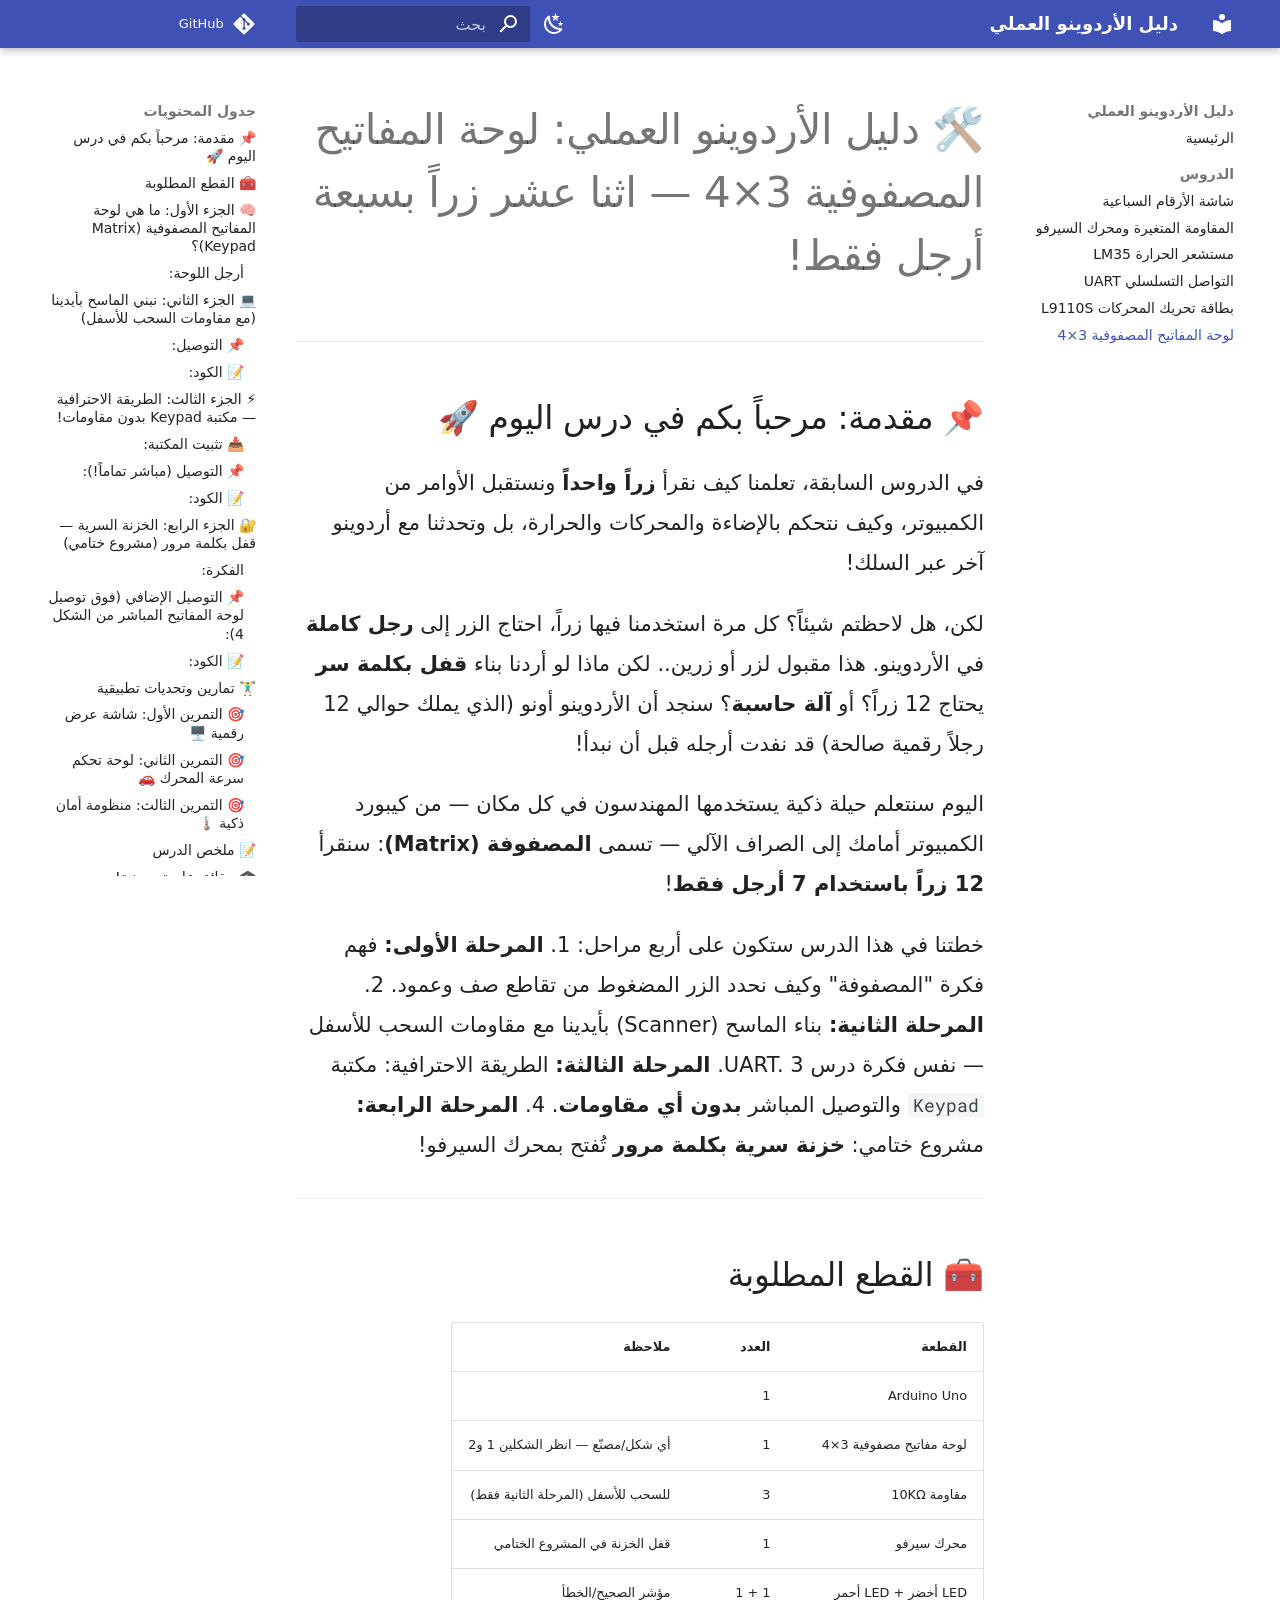
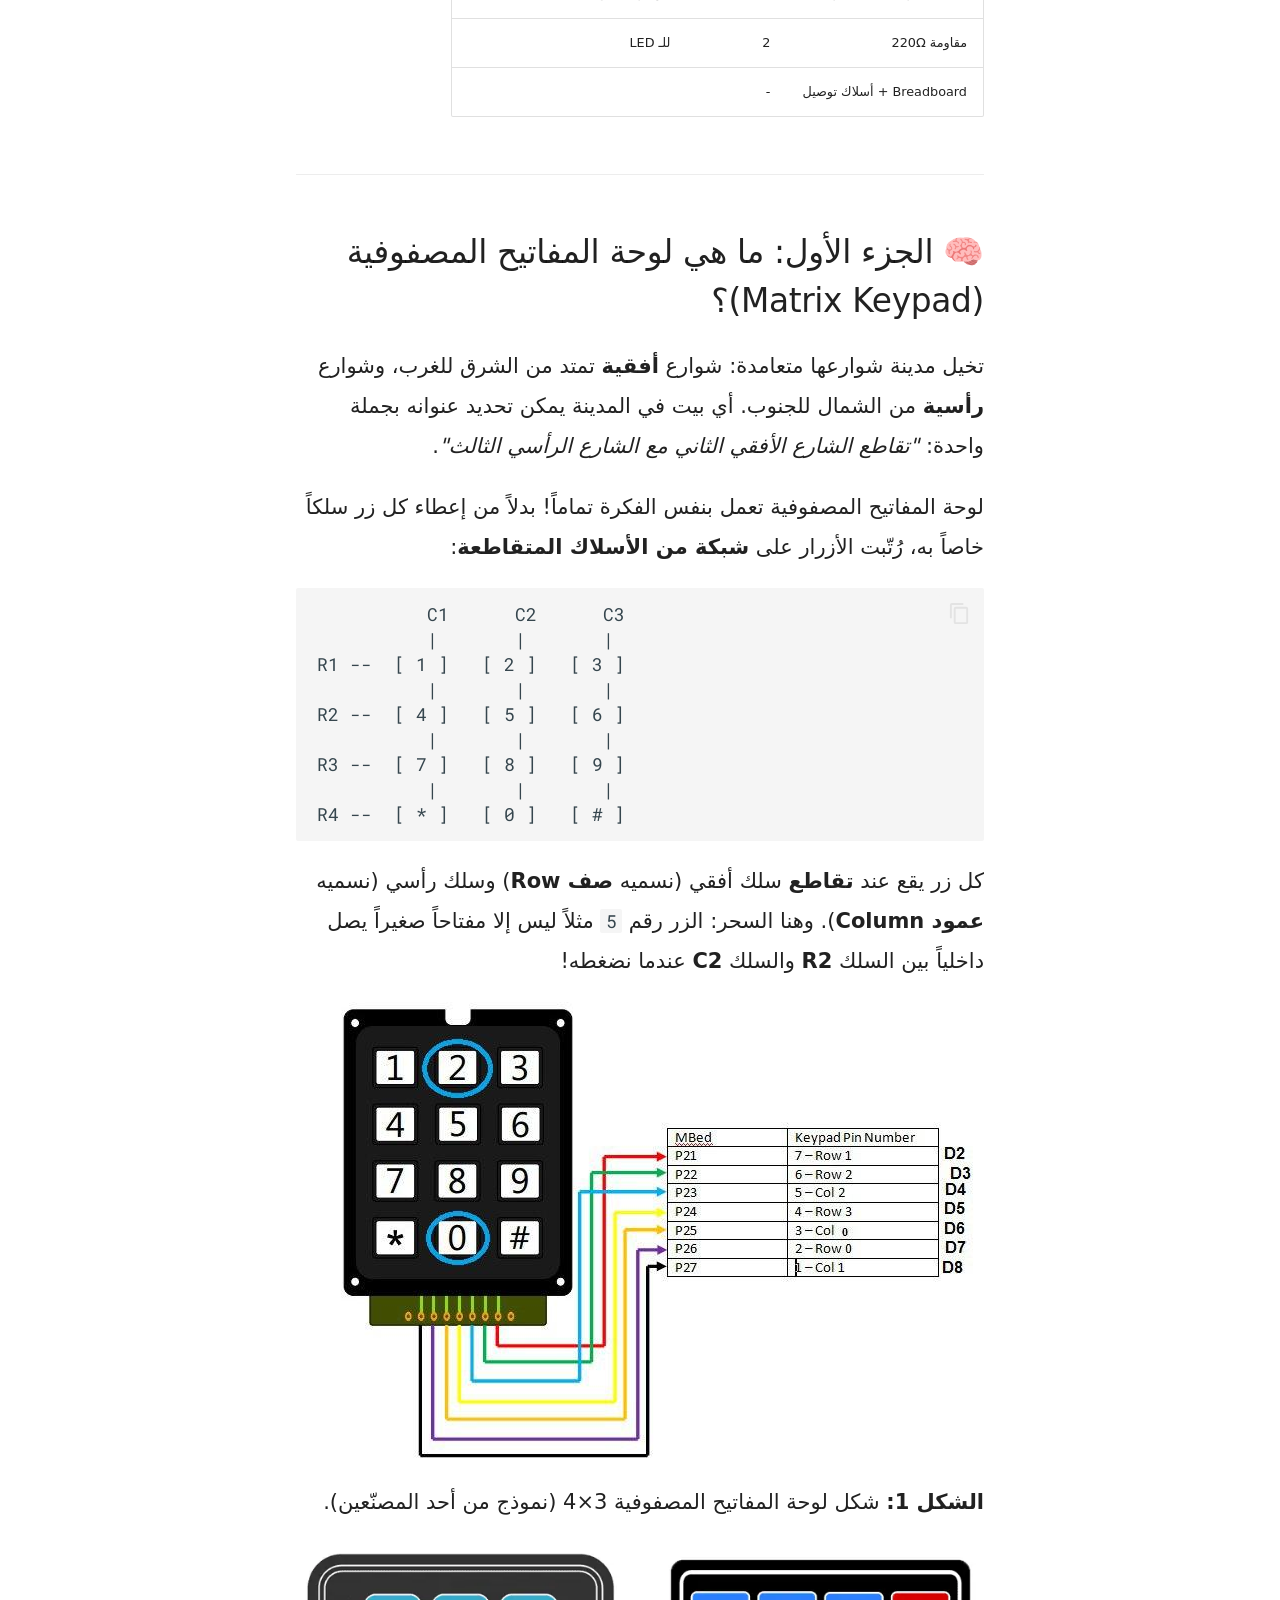
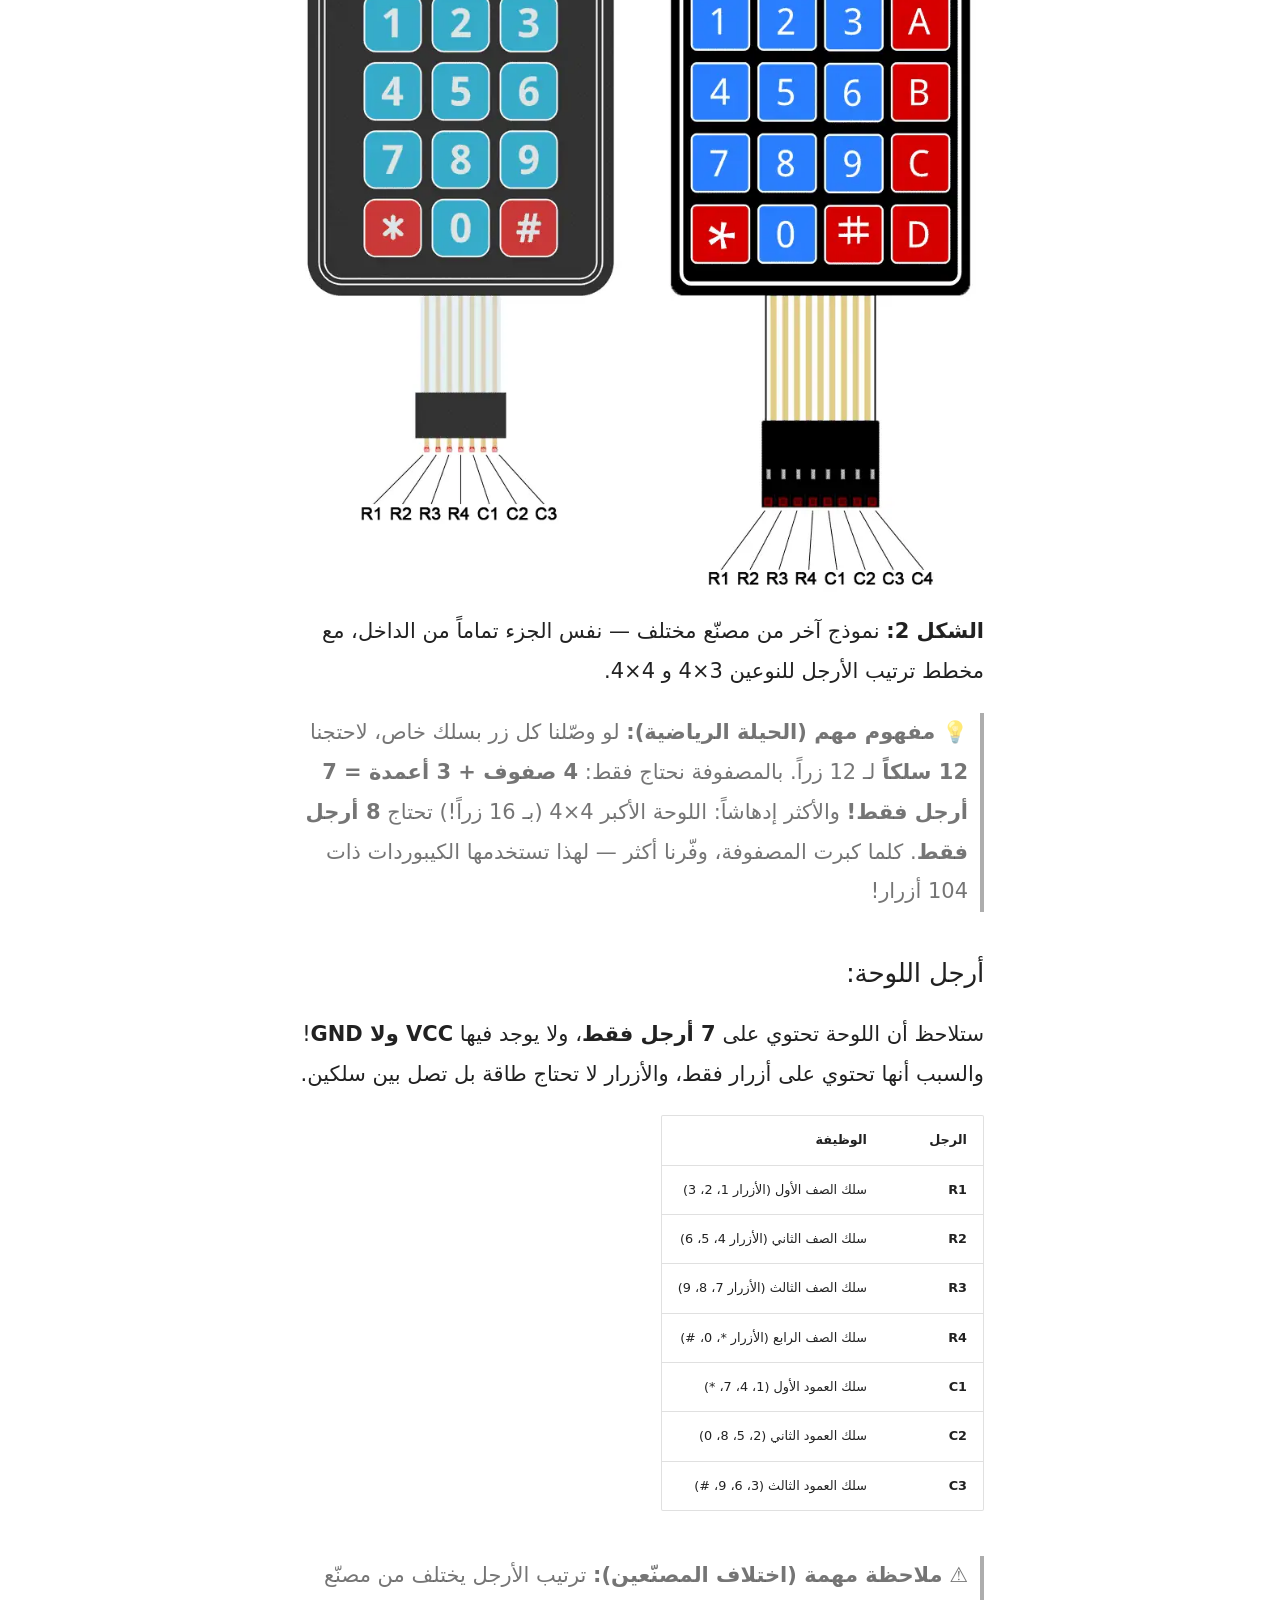
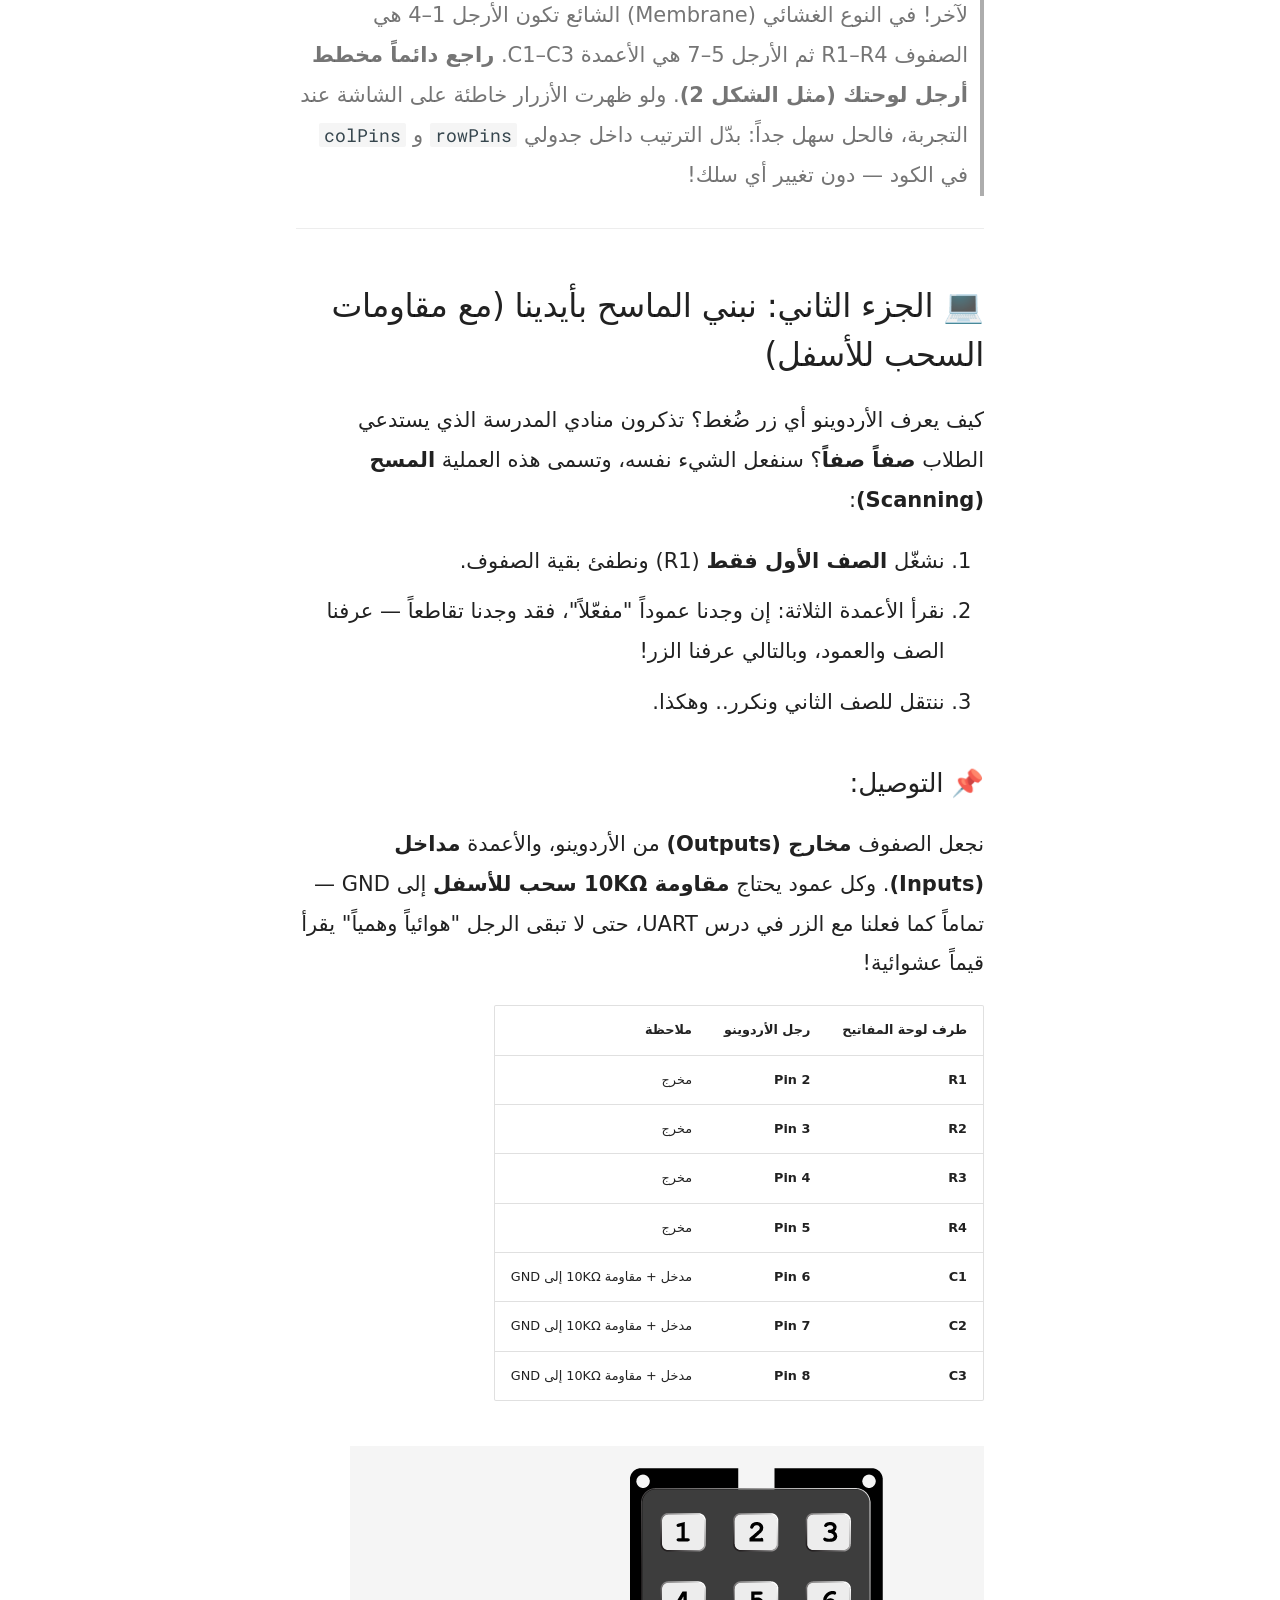
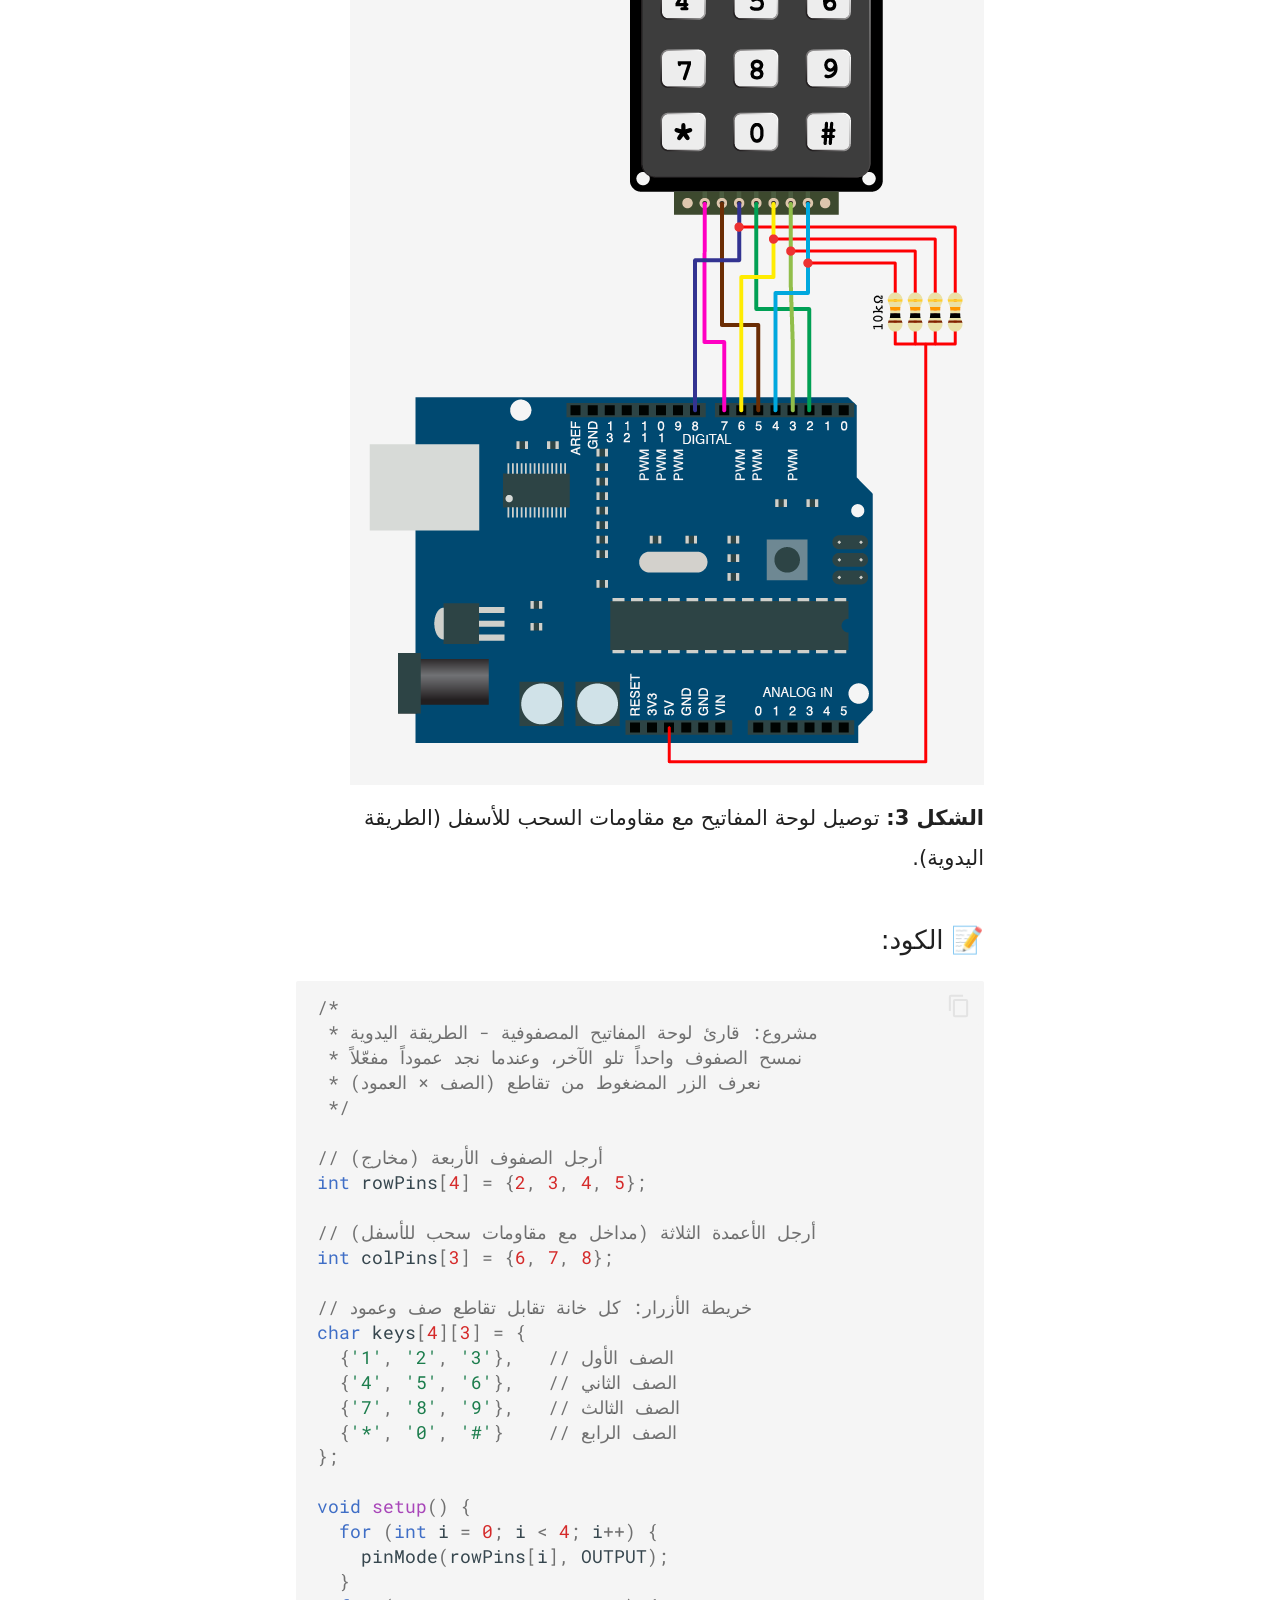
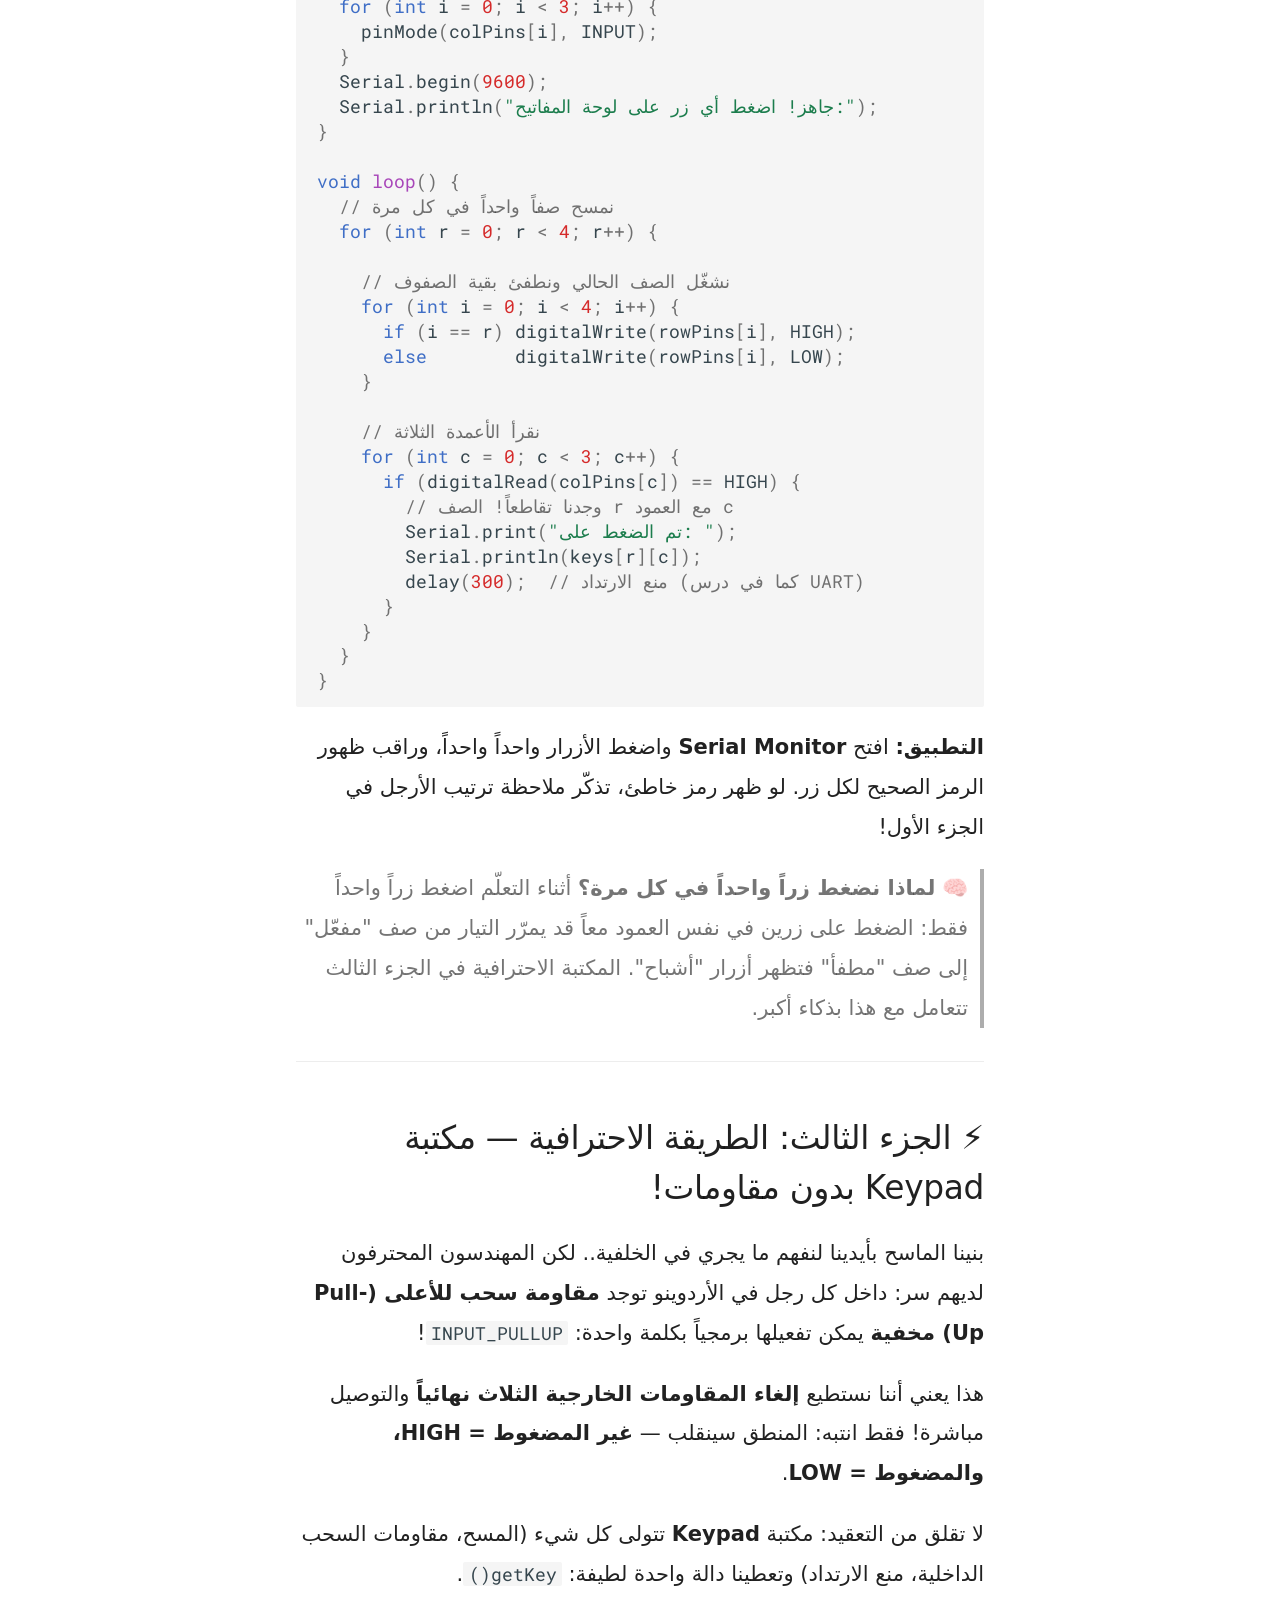
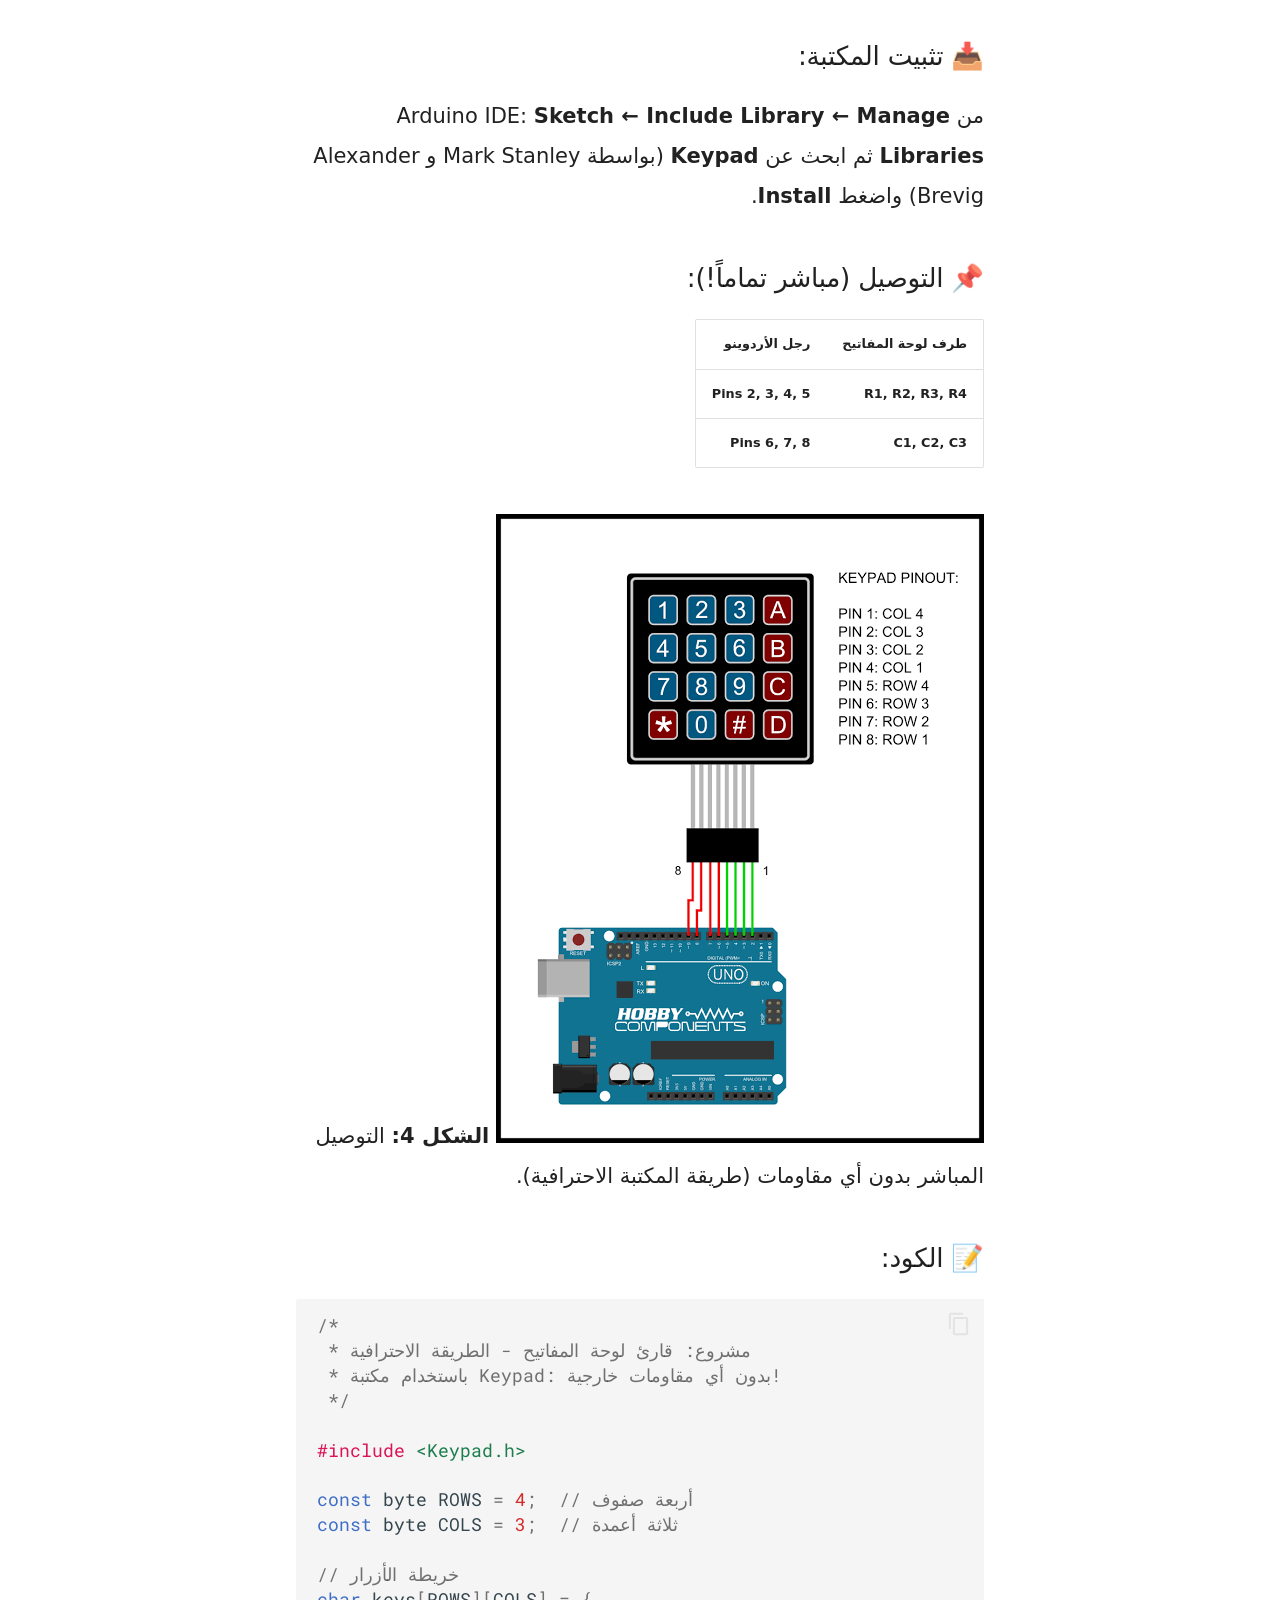
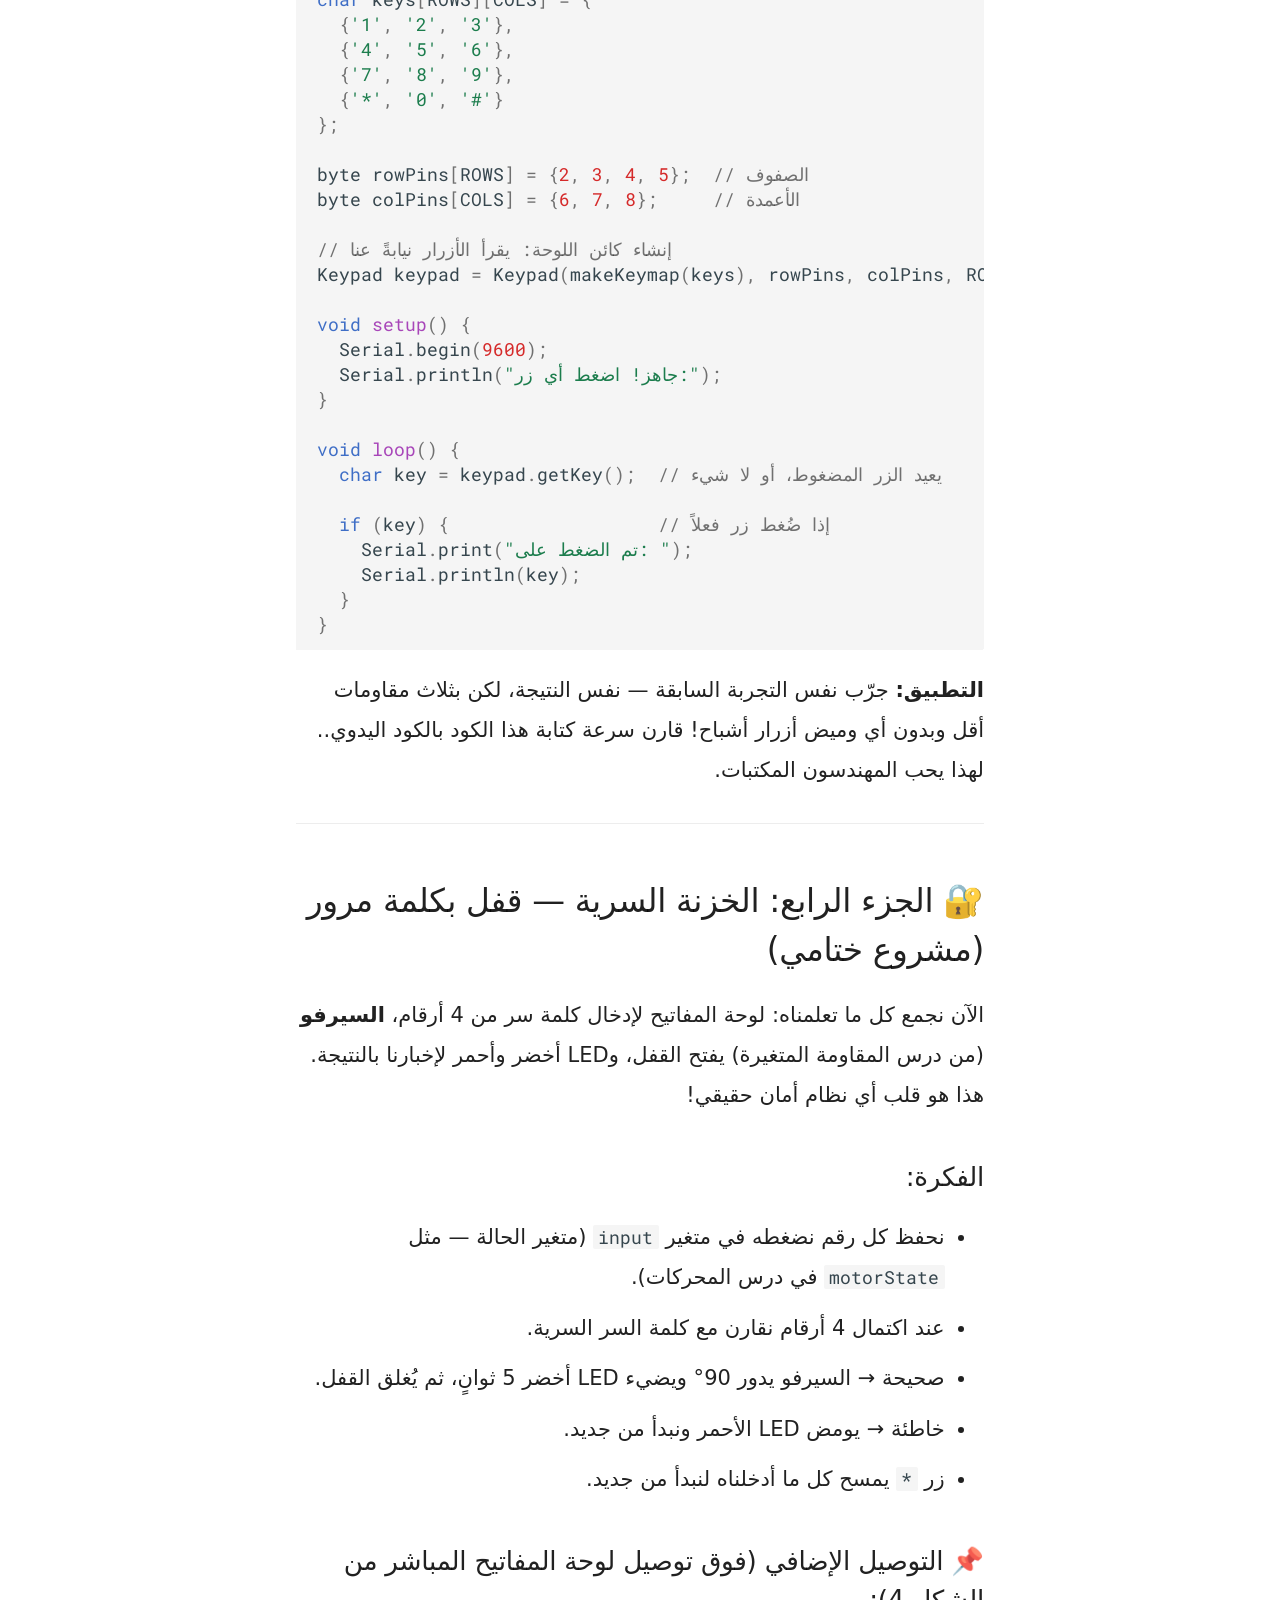
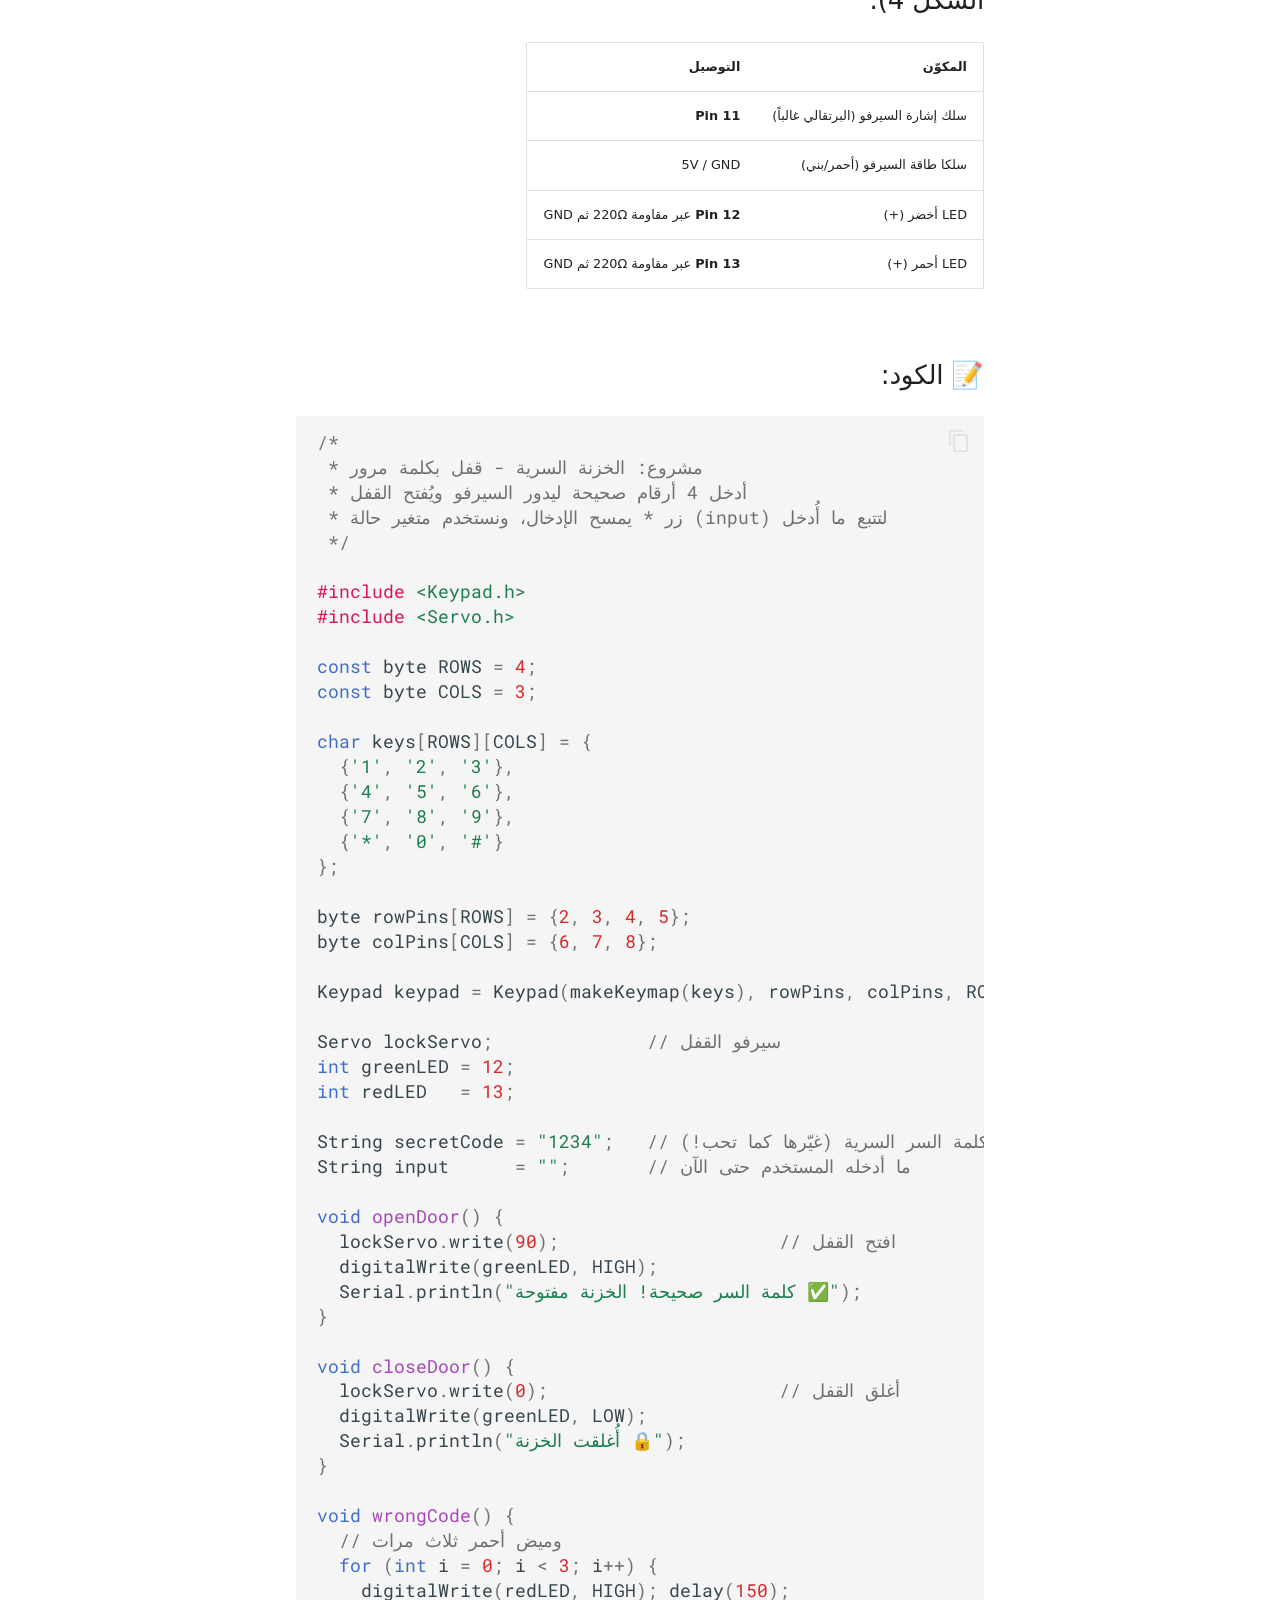
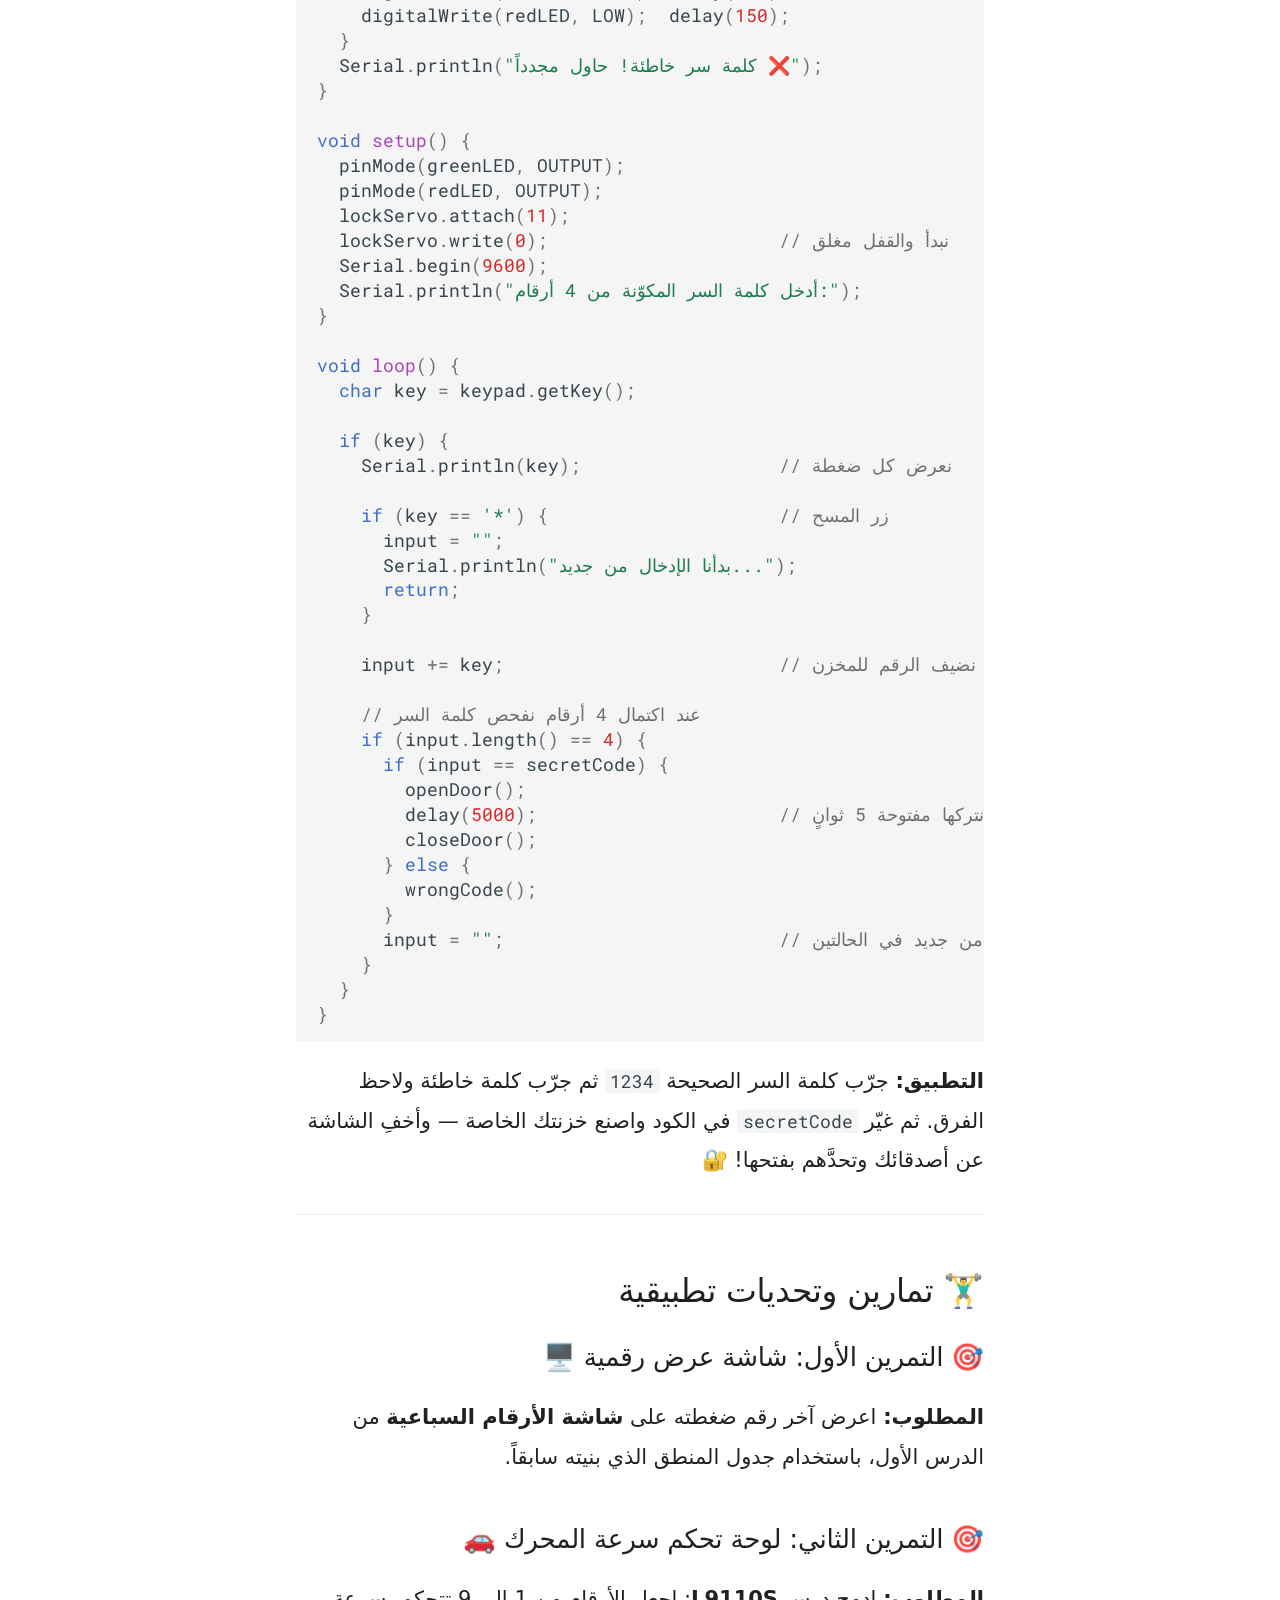
<file: matrix_keypad_3x4/index.html>
<!doctype html>
<html lang="ar" class="no-js">
  <head>
    
      <meta charset="utf-8">
      <meta name="viewport" content="width=device-width,initial-scale=1">
      
        <meta name="description" content="سلسلة دروس عملية للأردوينو باللغة العربية">
      
      
        <meta name="author" content="Arduino Kids">
      
      
        <link rel="canonical" href="https://T4gamer.github.io/arduino_lvl_2/matrix_keypad_3x4/">
      
      
        <link rel="prev" href="../L9110S_motor_driver/">
      
      
      
        
      
      
      <link rel="icon" href="../assets/images/favicon.png">
      <meta name="generator" content="mkdocs-1.6.1, mkdocs-material-9.7.6">
    
    
      
        <title>لوحة المفاتيح المصفوفية 3×4 - دليل الأردوينو العملي</title>
      
    
    
      <link rel="stylesheet" href="../assets/stylesheets/main.484c7ddc.min.css">
      
        
        <link rel="stylesheet" href="../assets/stylesheets/palette.ab4e12ef.min.css">
      
      


    
    
      
    
    
      
        
        
        <link rel="preconnect" href="https://fonts.gstatic.com" crossorigin>
        <link rel="stylesheet" href="https://fonts.googleapis.com/css?family=Roboto:300,300i,400,400i,700,700i%7CRoboto+Mono:400,400i,700,700i&display=fallback">
        <style>:root{--md-text-font:"Roboto";--md-code-font:"Roboto Mono"}</style>
      
    
    
      <link rel="stylesheet" href="../css/extra.css">
    
    <script>__md_scope=new URL("..",location),__md_hash=e=>[...e].reduce(((e,_)=>(e<<5)-e+_.charCodeAt(0)),0),__md_get=(e,_=localStorage,t=__md_scope)=>JSON.parse(_.getItem(t.pathname+"."+e)),__md_set=(e,_,t=localStorage,a=__md_scope)=>{try{t.setItem(a.pathname+"."+e,JSON.stringify(_))}catch(e){}}</script>
    
      

    
    
  </head>
  
  
    
    
      
    
    
    
    
    <body dir="rtl" data-md-color-scheme="default" data-md-color-primary="indigo" data-md-color-accent="amber">
  
    
    <input class="md-toggle" data-md-toggle="drawer" type="checkbox" id="__drawer" autocomplete="off">
    <input class="md-toggle" data-md-toggle="search" type="checkbox" id="__search" autocomplete="off">
    <label class="md-overlay" for="__drawer"></label>
    <div data-md-component="skip">
      
        
        <a href="#34" class="md-skip">
          انتقل إلى المحتوى
        </a>
      
    </div>
    <div data-md-component="announce">
      
    </div>
    
    
      

  

<header class="md-header md-header--shadow" data-md-component="header">
  <nav class="md-header__inner md-grid" aria-label="عنوان العارضة">
    <a href=".." title="دليل الأردوينو العملي" class="md-header__button md-logo" aria-label="دليل الأردوينو العملي" data-md-component="logo">
      
  
  <svg xmlns="http://www.w3.org/2000/svg" viewBox="0 0 24 24"><path d="M12 8a3 3 0 0 0 3-3 3 3 0 0 0-3-3 3 3 0 0 0-3 3 3 3 0 0 0 3 3m0 3.54C9.64 9.35 6.5 8 3 8v11c3.5 0 6.64 1.35 9 3.54 2.36-2.19 5.5-3.54 9-3.54V8c-3.5 0-6.64 1.35-9 3.54"/></svg>

    </a>
    <label class="md-header__button md-icon" for="__drawer">
      
      <svg xmlns="http://www.w3.org/2000/svg" viewBox="0 0 24 24"><path d="M3 6h18v2H3zm0 5h18v2H3zm0 5h18v2H3z"/></svg>
    </label>
    <div class="md-header__title" data-md-component="header-title">
      <div class="md-header__ellipsis">
        <div class="md-header__topic">
          <span class="md-ellipsis">
            دليل الأردوينو العملي
          </span>
        </div>
        <div class="md-header__topic" data-md-component="header-topic">
          <span class="md-ellipsis">
            
              لوحة المفاتيح المصفوفية 3×4
            
          </span>
        </div>
      </div>
    </div>
    
      
        <form class="md-header__option" data-md-component="palette">
  
    
    
    
    <input class="md-option" data-md-color-media="" data-md-color-scheme="default" data-md-color-primary="indigo" data-md-color-accent="amber"  aria-label="الوضع الداكن"  type="radio" name="__palette" id="__palette_0">
    
      <label class="md-header__button md-icon" title="الوضع الداكن" for="__palette_1" hidden>
        <svg xmlns="http://www.w3.org/2000/svg" viewBox="0 0 24 24"><path d="m17.75 4.09-2.53 1.94.91 3.06-2.63-1.81-2.63 1.81.91-3.06-2.53-1.94L12.44 4l1.06-3 1.06 3zm3.5 6.91-1.64 1.25.59 1.98-1.7-1.17-1.7 1.17.59-1.98L15.75 11l2.06-.05L18.5 9l.69 1.95zm-2.28 4.95c.83-.08 1.72 1.1 1.19 1.85-.32.45-.66.87-1.08 1.27C15.17 23 8.84 23 4.94 19.07c-3.91-3.9-3.91-10.24 0-14.14.4-.4.82-.76 1.27-1.08.75-.53 1.93.36 1.85 1.19-.27 2.86.69 5.83 2.89 8.02a9.96 9.96 0 0 0 8.02 2.89m-1.64 2.02a12.08 12.08 0 0 1-7.8-3.47c-2.17-2.19-3.33-5-3.49-7.82-2.81 3.14-2.7 7.96.31 10.98 3.02 3.01 7.84 3.12 10.98.31"/></svg>
      </label>
    
  
    
    
    
    <input class="md-option" data-md-color-media="" data-md-color-scheme="slate" data-md-color-primary="indigo" data-md-color-accent="amber"  aria-label="الوضع الفاتح"  type="radio" name="__palette" id="__palette_1">
    
      <label class="md-header__button md-icon" title="الوضع الفاتح" for="__palette_0" hidden>
        <svg xmlns="http://www.w3.org/2000/svg" viewBox="0 0 24 24"><path d="M12 7a5 5 0 0 1 5 5 5 5 0 0 1-5 5 5 5 0 0 1-5-5 5 5 0 0 1 5-5m0 2a3 3 0 0 0-3 3 3 3 0 0 0 3 3 3 3 0 0 0 3-3 3 3 0 0 0-3-3m0-7 2.39 3.42C13.65 5.15 12.84 5 12 5s-1.65.15-2.39.42zM3.34 7l4.16-.35A7.2 7.2 0 0 0 5.94 8.5c-.44.74-.69 1.5-.83 2.29zm.02 10 1.76-3.77a7.131 7.131 0 0 0 2.38 4.14zM20.65 7l-1.77 3.79a7.02 7.02 0 0 0-2.38-4.15zm-.01 10-4.14.36c.59-.51 1.12-1.14 1.54-1.86.42-.73.69-1.5.83-2.29zM12 22l-2.41-3.44c.74.27 1.55.44 2.41.44.82 0 1.63-.17 2.37-.44z"/></svg>
      </label>
    
  
</form>
      
    
    
      <script>var palette=__md_get("__palette");if(palette&&palette.color){if("(prefers-color-scheme)"===palette.color.media){var media=matchMedia("(prefers-color-scheme: light)"),input=document.querySelector(media.matches?"[data-md-color-media='(prefers-color-scheme: light)']":"[data-md-color-media='(prefers-color-scheme: dark)']");palette.color.media=input.getAttribute("data-md-color-media"),palette.color.scheme=input.getAttribute("data-md-color-scheme"),palette.color.primary=input.getAttribute("data-md-color-primary"),palette.color.accent=input.getAttribute("data-md-color-accent")}for(var[key,value]of Object.entries(palette.color))document.body.setAttribute("data-md-color-"+key,value)}</script>
    
    
    
      
      
        <label class="md-header__button md-icon" for="__search">
          
          <svg xmlns="http://www.w3.org/2000/svg" viewBox="0 0 24 24"><path d="M9.5 3A6.5 6.5 0 0 1 16 9.5c0 1.61-.59 3.09-1.56 4.23l.27.27h.79l5 5-1.5 1.5-5-5v-.79l-.27-.27A6.52 6.52 0 0 1 9.5 16 6.5 6.5 0 0 1 3 9.5 6.5 6.5 0 0 1 9.5 3m0 2C7 5 5 7 5 9.5S7 14 9.5 14 14 12 14 9.5 12 5 9.5 5"/></svg>
        </label>
        <div class="md-search" data-md-component="search" role="dialog">
  <label class="md-search__overlay" for="__search"></label>
  <div class="md-search__inner" role="search">
    <form class="md-search__form" name="search">
      <input type="text" class="md-search__input" name="query" aria-label="بحث" placeholder="بحث" autocapitalize="off" autocorrect="off" autocomplete="off" spellcheck="false" data-md-component="search-query" required>
      <label class="md-search__icon md-icon" for="__search">
        
        <svg xmlns="http://www.w3.org/2000/svg" viewBox="0 0 24 24"><path d="M9.5 3A6.5 6.5 0 0 1 16 9.5c0 1.61-.59 3.09-1.56 4.23l.27.27h.79l5 5-1.5 1.5-5-5v-.79l-.27-.27A6.52 6.52 0 0 1 9.5 16 6.5 6.5 0 0 1 3 9.5 6.5 6.5 0 0 1 9.5 3m0 2C7 5 5 7 5 9.5S7 14 9.5 14 14 12 14 9.5 12 5 9.5 5"/></svg>
        
        <svg xmlns="http://www.w3.org/2000/svg" viewBox="0 0 24 24"><path d="M20 11v2H8l5.5 5.5-1.42 1.42L4.16 12l7.92-7.92L13.5 5.5 8 11z"/></svg>
      </label>
      <nav class="md-search__options" aria-label="إبحث">
        
        <button type="reset" class="md-search__icon md-icon" title="مسح كلي" aria-label="مسح كلي" tabindex="-1">
          
          <svg xmlns="http://www.w3.org/2000/svg" viewBox="0 0 24 24"><path d="M19 6.41 17.59 5 12 10.59 6.41 5 5 6.41 10.59 12 5 17.59 6.41 19 12 13.41 17.59 19 19 17.59 13.41 12z"/></svg>
        </button>
      </nav>
      
        <div class="md-search__suggest" data-md-component="search-suggest"></div>
      
    </form>
    <div class="md-search__output">
      <div class="md-search__scrollwrap" tabindex="0" data-md-scrollfix>
        <div class="md-search-result" data-md-component="search-result">
          <div class="md-search-result__meta">
            بدء البحث
          </div>
          <ol class="md-search-result__list" role="presentation"></ol>
        </div>
      </div>
    </div>
  </div>
</div>
      
    
    
      <div class="md-header__source">
        <a href="https://github.com/T4gamer/arduino_lvl_2" title="اذهب إلى المصدر" class="md-source" data-md-component="source">
  <div class="md-source__icon md-icon">
    
    <svg xmlns="http://www.w3.org/2000/svg" viewBox="0 0 448 512"><!--! Font Awesome Free 7.1.0 by @fontawesome - https://fontawesome.com License - https://fontawesome.com/license/free (Icons: CC BY 4.0, Fonts: SIL OFL 1.1, Code: MIT License) Copyright 2025 Fonticons, Inc.--><path d="M439.6 236.1 244 40.5c-5.4-5.5-12.8-8.5-20.4-8.5s-15 3-20.4 8.4L162.5 81l51.5 51.5c27.1-9.1 52.7 16.8 43.4 43.7l49.7 49.7c34.2-11.8 61.2 31 35.5 56.7-26.5 26.5-70.2-2.9-56-37.3L240.3 199v121.9c25.3 12.5 22.3 41.8 9.1 55-6.4 6.4-15.2 10.1-24.3 10.1s-17.8-3.6-24.3-10.1c-17.6-17.6-11.1-46.9 11.2-56v-123c-20.8-8.5-24.6-30.7-18.6-45L142.6 101 8.5 235.1C3 240.6 0 247.9 0 255.5s3 15 8.5 20.4l195.6 195.7c5.4 5.4 12.7 8.4 20.4 8.4s15-3 20.4-8.4l194.7-194.7c5.4-5.4 8.4-12.8 8.4-20.4s-3-15-8.4-20.4"/></svg>
  </div>
  <div class="md-source__repository">
    GitHub
  </div>
</a>
      </div>
    
  </nav>
  
</header>
    
    <div class="md-container" data-md-component="container">
      
      
        
          
        
      
      <main class="md-main" data-md-component="main">
        <div class="md-main__inner md-grid">
          
            
              
              <div class="md-sidebar md-sidebar--primary" data-md-component="sidebar" data-md-type="navigation" >
                <div class="md-sidebar__scrollwrap">
                  <div class="md-sidebar__inner">
                    



<nav class="md-nav md-nav--primary" aria-label="تصفح" data-md-level="0">
  <label class="md-nav__title" for="__drawer">
    <a href=".." title="دليل الأردوينو العملي" class="md-nav__button md-logo" aria-label="دليل الأردوينو العملي" data-md-component="logo">
      
  
  <svg xmlns="http://www.w3.org/2000/svg" viewBox="0 0 24 24"><path d="M12 8a3 3 0 0 0 3-3 3 3 0 0 0-3-3 3 3 0 0 0-3 3 3 3 0 0 0 3 3m0 3.54C9.64 9.35 6.5 8 3 8v11c3.5 0 6.64 1.35 9 3.54 2.36-2.19 5.5-3.54 9-3.54V8c-3.5 0-6.64 1.35-9 3.54"/></svg>

    </a>
    دليل الأردوينو العملي
  </label>
  
    <div class="md-nav__source">
      <a href="https://github.com/T4gamer/arduino_lvl_2" title="اذهب إلى المصدر" class="md-source" data-md-component="source">
  <div class="md-source__icon md-icon">
    
    <svg xmlns="http://www.w3.org/2000/svg" viewBox="0 0 448 512"><!--! Font Awesome Free 7.1.0 by @fontawesome - https://fontawesome.com License - https://fontawesome.com/license/free (Icons: CC BY 4.0, Fonts: SIL OFL 1.1, Code: MIT License) Copyright 2025 Fonticons, Inc.--><path d="M439.6 236.1 244 40.5c-5.4-5.5-12.8-8.5-20.4-8.5s-15 3-20.4 8.4L162.5 81l51.5 51.5c27.1-9.1 52.7 16.8 43.4 43.7l49.7 49.7c34.2-11.8 61.2 31 35.5 56.7-26.5 26.5-70.2-2.9-56-37.3L240.3 199v121.9c25.3 12.5 22.3 41.8 9.1 55-6.4 6.4-15.2 10.1-24.3 10.1s-17.8-3.6-24.3-10.1c-17.6-17.6-11.1-46.9 11.2-56v-123c-20.8-8.5-24.6-30.7-18.6-45L142.6 101 8.5 235.1C3 240.6 0 247.9 0 255.5s3 15 8.5 20.4l195.6 195.7c5.4 5.4 12.7 8.4 20.4 8.4s15-3 20.4-8.4l194.7-194.7c5.4-5.4 8.4-12.8 8.4-20.4s-3-15-8.4-20.4"/></svg>
  </div>
  <div class="md-source__repository">
    GitHub
  </div>
</a>
    </div>
  
  <ul class="md-nav__list" data-md-scrollfix>
    
      
      
  
  
  
  
    <li class="md-nav__item">
      <a href=".." class="md-nav__link">
        
  
  
  <span class="md-ellipsis">
    
  
    الرئيسية
  

    
  </span>
  
  

      </a>
    </li>
  

    
      
      
  
  
    
  
  
  
    
    
    
    
      
        
        
      
    
    
    <li class="md-nav__item md-nav__item--active md-nav__item--section md-nav__item--nested">
      
        
        
        <input class="md-nav__toggle md-toggle " type="checkbox" id="__nav_2" checked>
        
          
          <label class="md-nav__link" for="__nav_2" id="__nav_2_label" tabindex="">
            
  
  
  <span class="md-ellipsis">
    
  
    الدروس
  

    
  </span>
  
  

            <span class="md-nav__icon md-icon"></span>
          </label>
        
        <nav class="md-nav" data-md-level="1" aria-labelledby="__nav_2_label" aria-expanded="true">
          <label class="md-nav__title" for="__nav_2">
            <span class="md-nav__icon md-icon"></span>
            
  
    الدروس
  

          </label>
          <ul class="md-nav__list" data-md-scrollfix>
            
              
                
  
  
  
  
    <li class="md-nav__item">
      <a href="../seven_segment_guide/" class="md-nav__link">
        
  
  
  <span class="md-ellipsis">
    
  
    شاشة الأرقام السباعية
  

    
  </span>
  
  

      </a>
    </li>
  

              
            
              
                
  
  
  
  
    <li class="md-nav__item">
      <a href="../servo_potentiometer/" class="md-nav__link">
        
  
  
  <span class="md-ellipsis">
    
  
    المقاومة المتغيرة ومحرك السيرفو
  

    
  </span>
  
  

      </a>
    </li>
  

              
            
              
                
  
  
  
  
    <li class="md-nav__item">
      <a href="../lm35/" class="md-nav__link">
        
  
  
  <span class="md-ellipsis">
    
  
    مستشعر الحرارة LM35
  

    
  </span>
  
  

      </a>
    </li>
  

              
            
              
                
  
  
  
  
    <li class="md-nav__item">
      <a href="../UART_Serial_Buttons_Lesson/" class="md-nav__link">
        
  
  
  <span class="md-ellipsis">
    
  
    التواصل التسلسلي UART
  

    
  </span>
  
  

      </a>
    </li>
  

              
            
              
                
  
  
  
  
    <li class="md-nav__item">
      <a href="../L9110S_motor_driver/" class="md-nav__link">
        
  
  
  <span class="md-ellipsis">
    
  
    بطاقة تحريك المحركات L9110S
  

    
  </span>
  
  

      </a>
    </li>
  

              
            
              
                
  
  
    
  
  
  
    <li class="md-nav__item md-nav__item--active">
      
      <input class="md-nav__toggle md-toggle" type="checkbox" id="__toc">
      
      
        
      
      
        <label class="md-nav__link md-nav__link--active" for="__toc">
          
  
  
  <span class="md-ellipsis">
    
  
    لوحة المفاتيح المصفوفية 3×4
  

    
  </span>
  
  

          <span class="md-nav__icon md-icon"></span>
        </label>
      
      <a href="./" class="md-nav__link md-nav__link--active">
        
  
  
  <span class="md-ellipsis">
    
  
    لوحة المفاتيح المصفوفية 3×4
  

    
  </span>
  
  

      </a>
      
        

<nav class="md-nav md-nav--secondary" aria-label="جدول المحتويات">
  
  
  
    
  
  
    <label class="md-nav__title" for="__toc">
      <span class="md-nav__icon md-icon"></span>
      جدول المحتويات
    </label>
    <ul class="md-nav__list" data-md-component="toc" data-md-scrollfix>
      
        <li class="md-nav__item">
  <a href="#_1" class="md-nav__link">
    <span class="md-ellipsis">
      
        📌 مقدمة: مرحباً بكم في درس اليوم 🚀
      
    </span>
  </a>
  
</li>
      
        <li class="md-nav__item">
  <a href="#_2" class="md-nav__link">
    <span class="md-ellipsis">
      
        🧰 القطع المطلوبة
      
    </span>
  </a>
  
</li>
      
        <li class="md-nav__item">
  <a href="#matrix-keypad" class="md-nav__link">
    <span class="md-ellipsis">
      
        🧠 الجزء الأول: ما هي لوحة المفاتيح المصفوفية (Matrix Keypad)؟
      
    </span>
  </a>
  
    <nav class="md-nav" aria-label="🧠 الجزء الأول: ما هي لوحة المفاتيح المصفوفية (Matrix Keypad)؟">
      <ul class="md-nav__list">
        
          <li class="md-nav__item">
  <a href="#_3" class="md-nav__link">
    <span class="md-ellipsis">
      
        أرجل اللوحة:
      
    </span>
  </a>
  
</li>
        
      </ul>
    </nav>
  
</li>
      
        <li class="md-nav__item">
  <a href="#_4" class="md-nav__link">
    <span class="md-ellipsis">
      
        💻 الجزء الثاني: نبني الماسح بأيدينا (مع مقاومات السحب للأسفل)
      
    </span>
  </a>
  
    <nav class="md-nav" aria-label="💻 الجزء الثاني: نبني الماسح بأيدينا (مع مقاومات السحب للأسفل)">
      <ul class="md-nav__list">
        
          <li class="md-nav__item">
  <a href="#_5" class="md-nav__link">
    <span class="md-ellipsis">
      
        📌 التوصيل:
      
    </span>
  </a>
  
</li>
        
          <li class="md-nav__item">
  <a href="#_6" class="md-nav__link">
    <span class="md-ellipsis">
      
        📝 الكود:
      
    </span>
  </a>
  
</li>
        
      </ul>
    </nav>
  
</li>
      
        <li class="md-nav__item">
  <a href="#keypad" class="md-nav__link">
    <span class="md-ellipsis">
      
        ⚡ الجزء الثالث: الطريقة الاحترافية — مكتبة Keypad بدون مقاومات!
      
    </span>
  </a>
  
    <nav class="md-nav" aria-label="⚡ الجزء الثالث: الطريقة الاحترافية — مكتبة Keypad بدون مقاومات!">
      <ul class="md-nav__list">
        
          <li class="md-nav__item">
  <a href="#_7" class="md-nav__link">
    <span class="md-ellipsis">
      
        📥 تثبيت المكتبة:
      
    </span>
  </a>
  
</li>
        
          <li class="md-nav__item">
  <a href="#_8" class="md-nav__link">
    <span class="md-ellipsis">
      
        📌 التوصيل (مباشر تماماً!):
      
    </span>
  </a>
  
</li>
        
          <li class="md-nav__item">
  <a href="#_9" class="md-nav__link">
    <span class="md-ellipsis">
      
        📝 الكود:
      
    </span>
  </a>
  
</li>
        
      </ul>
    </nav>
  
</li>
      
        <li class="md-nav__item">
  <a href="#_10" class="md-nav__link">
    <span class="md-ellipsis">
      
        🔐 الجزء الرابع: الخزنة السرية — قفل بكلمة مرور (مشروع ختامي)
      
    </span>
  </a>
  
    <nav class="md-nav" aria-label="🔐 الجزء الرابع: الخزنة السرية — قفل بكلمة مرور (مشروع ختامي)">
      <ul class="md-nav__list">
        
          <li class="md-nav__item">
  <a href="#_11" class="md-nav__link">
    <span class="md-ellipsis">
      
        الفكرة:
      
    </span>
  </a>
  
</li>
        
          <li class="md-nav__item">
  <a href="#4" class="md-nav__link">
    <span class="md-ellipsis">
      
        📌 التوصيل الإضافي (فوق توصيل لوحة المفاتيح المباشر من الشكل 4):
      
    </span>
  </a>
  
</li>
        
          <li class="md-nav__item">
  <a href="#_12" class="md-nav__link">
    <span class="md-ellipsis">
      
        📝 الكود:
      
    </span>
  </a>
  
</li>
        
      </ul>
    </nav>
  
</li>
      
        <li class="md-nav__item">
  <a href="#_13" class="md-nav__link">
    <span class="md-ellipsis">
      
        🏋️‍♂️ تمارين وتحديات تطبيقية
      
    </span>
  </a>
  
    <nav class="md-nav" aria-label="🏋️‍♂️ تمارين وتحديات تطبيقية">
      <ul class="md-nav__list">
        
          <li class="md-nav__item">
  <a href="#_14" class="md-nav__link">
    <span class="md-ellipsis">
      
        🎯 التمرين الأول: شاشة عرض رقمية 🖥️
      
    </span>
  </a>
  
</li>
        
          <li class="md-nav__item">
  <a href="#_15" class="md-nav__link">
    <span class="md-ellipsis">
      
        🎯 التمرين الثاني: لوحة تحكم سرعة المحرك 🚗
      
    </span>
  </a>
  
</li>
        
          <li class="md-nav__item">
  <a href="#_16" class="md-nav__link">
    <span class="md-ellipsis">
      
        🎯 التمرين الثالث: منظومة أمان ذكية 🌡️
      
    </span>
  </a>
  
</li>
        
      </ul>
    </nav>
  
</li>
      
        <li class="md-nav__item">
  <a href="#_17" class="md-nav__link">
    <span class="md-ellipsis">
      
        📝 ملخص الدرس
      
    </span>
  </a>
  
</li>
      
        <li class="md-nav__item">
  <a href="#_18" class="md-nav__link">
    <span class="md-ellipsis">
      
        🎓 حقائق علمية ومهنية!
      
    </span>
  </a>
  
</li>
      
    </ul>
  
</nav>
      
    </li>
  

              
            
          </ul>
        </nav>
      
    </li>
  

    
  </ul>
</nav>
                  </div>
                </div>
              </div>
            
            
              
              <div class="md-sidebar md-sidebar--secondary" data-md-component="sidebar" data-md-type="toc" >
                <div class="md-sidebar__scrollwrap">
                  <div class="md-sidebar__inner">
                    

<nav class="md-nav md-nav--secondary" aria-label="جدول المحتويات">
  
  
  
    
  
  
    <label class="md-nav__title" for="__toc">
      <span class="md-nav__icon md-icon"></span>
      جدول المحتويات
    </label>
    <ul class="md-nav__list" data-md-component="toc" data-md-scrollfix>
      
        <li class="md-nav__item">
  <a href="#_1" class="md-nav__link">
    <span class="md-ellipsis">
      
        📌 مقدمة: مرحباً بكم في درس اليوم 🚀
      
    </span>
  </a>
  
</li>
      
        <li class="md-nav__item">
  <a href="#_2" class="md-nav__link">
    <span class="md-ellipsis">
      
        🧰 القطع المطلوبة
      
    </span>
  </a>
  
</li>
      
        <li class="md-nav__item">
  <a href="#matrix-keypad" class="md-nav__link">
    <span class="md-ellipsis">
      
        🧠 الجزء الأول: ما هي لوحة المفاتيح المصفوفية (Matrix Keypad)؟
      
    </span>
  </a>
  
    <nav class="md-nav" aria-label="🧠 الجزء الأول: ما هي لوحة المفاتيح المصفوفية (Matrix Keypad)؟">
      <ul class="md-nav__list">
        
          <li class="md-nav__item">
  <a href="#_3" class="md-nav__link">
    <span class="md-ellipsis">
      
        أرجل اللوحة:
      
    </span>
  </a>
  
</li>
        
      </ul>
    </nav>
  
</li>
      
        <li class="md-nav__item">
  <a href="#_4" class="md-nav__link">
    <span class="md-ellipsis">
      
        💻 الجزء الثاني: نبني الماسح بأيدينا (مع مقاومات السحب للأسفل)
      
    </span>
  </a>
  
    <nav class="md-nav" aria-label="💻 الجزء الثاني: نبني الماسح بأيدينا (مع مقاومات السحب للأسفل)">
      <ul class="md-nav__list">
        
          <li class="md-nav__item">
  <a href="#_5" class="md-nav__link">
    <span class="md-ellipsis">
      
        📌 التوصيل:
      
    </span>
  </a>
  
</li>
        
          <li class="md-nav__item">
  <a href="#_6" class="md-nav__link">
    <span class="md-ellipsis">
      
        📝 الكود:
      
    </span>
  </a>
  
</li>
        
      </ul>
    </nav>
  
</li>
      
        <li class="md-nav__item">
  <a href="#keypad" class="md-nav__link">
    <span class="md-ellipsis">
      
        ⚡ الجزء الثالث: الطريقة الاحترافية — مكتبة Keypad بدون مقاومات!
      
    </span>
  </a>
  
    <nav class="md-nav" aria-label="⚡ الجزء الثالث: الطريقة الاحترافية — مكتبة Keypad بدون مقاومات!">
      <ul class="md-nav__list">
        
          <li class="md-nav__item">
  <a href="#_7" class="md-nav__link">
    <span class="md-ellipsis">
      
        📥 تثبيت المكتبة:
      
    </span>
  </a>
  
</li>
        
          <li class="md-nav__item">
  <a href="#_8" class="md-nav__link">
    <span class="md-ellipsis">
      
        📌 التوصيل (مباشر تماماً!):
      
    </span>
  </a>
  
</li>
        
          <li class="md-nav__item">
  <a href="#_9" class="md-nav__link">
    <span class="md-ellipsis">
      
        📝 الكود:
      
    </span>
  </a>
  
</li>
        
      </ul>
    </nav>
  
</li>
      
        <li class="md-nav__item">
  <a href="#_10" class="md-nav__link">
    <span class="md-ellipsis">
      
        🔐 الجزء الرابع: الخزنة السرية — قفل بكلمة مرور (مشروع ختامي)
      
    </span>
  </a>
  
    <nav class="md-nav" aria-label="🔐 الجزء الرابع: الخزنة السرية — قفل بكلمة مرور (مشروع ختامي)">
      <ul class="md-nav__list">
        
          <li class="md-nav__item">
  <a href="#_11" class="md-nav__link">
    <span class="md-ellipsis">
      
        الفكرة:
      
    </span>
  </a>
  
</li>
        
          <li class="md-nav__item">
  <a href="#4" class="md-nav__link">
    <span class="md-ellipsis">
      
        📌 التوصيل الإضافي (فوق توصيل لوحة المفاتيح المباشر من الشكل 4):
      
    </span>
  </a>
  
</li>
        
          <li class="md-nav__item">
  <a href="#_12" class="md-nav__link">
    <span class="md-ellipsis">
      
        📝 الكود:
      
    </span>
  </a>
  
</li>
        
      </ul>
    </nav>
  
</li>
      
        <li class="md-nav__item">
  <a href="#_13" class="md-nav__link">
    <span class="md-ellipsis">
      
        🏋️‍♂️ تمارين وتحديات تطبيقية
      
    </span>
  </a>
  
    <nav class="md-nav" aria-label="🏋️‍♂️ تمارين وتحديات تطبيقية">
      <ul class="md-nav__list">
        
          <li class="md-nav__item">
  <a href="#_14" class="md-nav__link">
    <span class="md-ellipsis">
      
        🎯 التمرين الأول: شاشة عرض رقمية 🖥️
      
    </span>
  </a>
  
</li>
        
          <li class="md-nav__item">
  <a href="#_15" class="md-nav__link">
    <span class="md-ellipsis">
      
        🎯 التمرين الثاني: لوحة تحكم سرعة المحرك 🚗
      
    </span>
  </a>
  
</li>
        
          <li class="md-nav__item">
  <a href="#_16" class="md-nav__link">
    <span class="md-ellipsis">
      
        🎯 التمرين الثالث: منظومة أمان ذكية 🌡️
      
    </span>
  </a>
  
</li>
        
      </ul>
    </nav>
  
</li>
      
        <li class="md-nav__item">
  <a href="#_17" class="md-nav__link">
    <span class="md-ellipsis">
      
        📝 ملخص الدرس
      
    </span>
  </a>
  
</li>
      
        <li class="md-nav__item">
  <a href="#_18" class="md-nav__link">
    <span class="md-ellipsis">
      
        🎓 حقائق علمية ومهنية!
      
    </span>
  </a>
  
</li>
      
    </ul>
  
</nav>
                  </div>
                </div>
              </div>
            
          
          
            <div class="md-content" data-md-component="content">
              
              <article class="md-content__inner md-typeset">
                
                  


  
  


<h1 id="34">🛠️ دليل الأردوينو العملي: لوحة المفاتيح المصفوفية 3×4 — اثنا عشر زراً بسبعة أرجل فقط!</h1>
<hr />
<h2 id="_1">📌 مقدمة: مرحباً بكم في درس اليوم 🚀</h2>
<p>في الدروس السابقة، تعلمنا كيف نقرأ <strong>زراً واحداً</strong> ونستقبل الأوامر من الكمبيوتر، وكيف نتحكم بالإضاءة والمحركات والحرارة، بل وتحدثنا مع أردوينو آخر عبر السلك!</p>
<p>لكن، هل لاحظتم شيئاً؟ كل مرة استخدمنا فيها زراً، احتاج الزر إلى <strong>رجل كاملة</strong> في الأردوينو. هذا مقبول لزر أو زرين.. لكن ماذا لو أردنا بناء <strong>قفل بكلمة سر</strong> يحتاج 12 زراً؟ أو <strong>آلة حاسبة</strong>؟ سنجد أن الأردوينو أونو (الذي يملك حوالي 12 رجلاً رقمية صالحة) قد نفدت أرجله قبل أن نبدأ!</p>
<p>اليوم سنتعلم حيلة ذكية يستخدمها المهندسون في كل مكان — من كيبورد الكمبيوتر أمامك إلى الصراف الآلي — تسمى <strong>المصفوفة (Matrix)</strong>: سنقرأ <strong>12 زراً باستخدام 7 أرجل فقط</strong>!</p>
<p>خطتنا في هذا الدرس ستكون على أربع مراحل:
1. <strong>المرحلة الأولى:</strong> فهم فكرة "المصفوفة" وكيف نحدد الزر المضغوط من تقاطع صف وعمود.
2. <strong>المرحلة الثانية:</strong> بناء الماسح (Scanner) بأيدينا مع مقاومات السحب للأسفل — نفس فكرة درس UART.
3. <strong>المرحلة الثالثة:</strong> الطريقة الاحترافية: مكتبة <code>Keypad</code> والتوصيل المباشر <strong>بدون أي مقاومات</strong>.
4. <strong>المرحلة الرابعة:</strong> مشروع ختامي: <strong>خزنة سرية بكلمة مرور</strong> تُفتح بمحرك السيرفو!</p>
<hr />
<h2 id="_2">🧰 القطع المطلوبة</h2>
<table>
<thead>
<tr>
<th>القطعة</th>
<th>العدد</th>
<th>ملاحظة</th>
</tr>
</thead>
<tbody>
<tr>
<td>Arduino Uno</td>
<td>1</td>
<td></td>
</tr>
<tr>
<td>لوحة مفاتيح مصفوفية 3×4</td>
<td>1</td>
<td>أي شكل/مصنّع — انظر الشكلين 1 و2</td>
</tr>
<tr>
<td>مقاومة 10KΩ</td>
<td>3</td>
<td>للسحب للأسفل (المرحلة الثانية فقط)</td>
</tr>
<tr>
<td>محرك سيرفو</td>
<td>1</td>
<td>قفل الخزنة في المشروع الختامي</td>
</tr>
<tr>
<td>LED أخضر + LED أحمر</td>
<td>1 + 1</td>
<td>مؤشر الصحيح/الخطأ</td>
</tr>
<tr>
<td>مقاومة 220Ω</td>
<td>2</td>
<td>للـ LED</td>
</tr>
<tr>
<td>Breadboard + أسلاك توصيل</td>
<td>-</td>
<td></td>
</tr>
</tbody>
</table>
<hr />
<h2 id="matrix-keypad">🧠 الجزء الأول: ما هي لوحة المفاتيح المصفوفية (Matrix Keypad)؟</h2>
<p>تخيل مدينة شوارعها متعامدة: شوارع <strong>أفقية</strong> تمتد من الشرق للغرب، وشوارع <strong>رأسية</strong> من الشمال للجنوب. أي بيت في المدينة يمكن تحديد عنوانه بجملة واحدة: <em>"تقاطع الشارع الأفقي الثاني مع الشارع الرأسي الثالث"</em>.</p>
<p>لوحة المفاتيح المصفوفية تعمل بنفس الفكرة تماماً! بدلاً من إعطاء كل زر سلكاً خاصاً به، رُتّبت الأزرار على <strong>شبكة من الأسلاك المتقاطعة</strong>:</p>
<div class="highlight"><pre><span></span><code><a id="__codelineno-0-1" name="__codelineno-0-1" href="#__codelineno-0-1"></a>          C1      C2      C3
<a id="__codelineno-0-2" name="__codelineno-0-2" href="#__codelineno-0-2"></a>          |       |       |
<a id="__codelineno-0-3" name="__codelineno-0-3" href="#__codelineno-0-3"></a>R1 --  [ 1 ]   [ 2 ]   [ 3 ]
<a id="__codelineno-0-4" name="__codelineno-0-4" href="#__codelineno-0-4"></a>          |       |       |
<a id="__codelineno-0-5" name="__codelineno-0-5" href="#__codelineno-0-5"></a>R2 --  [ 4 ]   [ 5 ]   [ 6 ]
<a id="__codelineno-0-6" name="__codelineno-0-6" href="#__codelineno-0-6"></a>          |       |       |
<a id="__codelineno-0-7" name="__codelineno-0-7" href="#__codelineno-0-7"></a>R3 --  [ 7 ]   [ 8 ]   [ 9 ]
<a id="__codelineno-0-8" name="__codelineno-0-8" href="#__codelineno-0-8"></a>          |       |       |
<a id="__codelineno-0-9" name="__codelineno-0-9" href="#__codelineno-0-9"></a>R4 --  [ * ]   [ 0 ]   [ # ]
</code></pre></div>
<p>كل زر يقع عند <strong>تقاطع</strong> سلك أفقي (نسميه <strong>صف Row</strong>) وسلك رأسي (نسميه <strong>عمود Column</strong>). وهنا السحر: الزر رقم <code>5</code> مثلاً ليس إلا مفتاحاً صغيراً يصل داخلياً بين السلك <strong>R2</strong> والسلك <strong>C2</strong> عندما نضغطه!</p>
<p><img alt="شكل لوحة المفاتيح المصفوفية 3×4" src="../img/parts/65a0b7d4d7ab4b1dcfcb522044a372c8a9bc3111.jpeg" />
<strong>الشكل 1:</strong> شكل لوحة المفاتيح المصفوفية 3×4 (نموذج من أحد المصنّعين).</p>
<p><img alt="مخطط أرجل لوحات المفاتيح 3×4 و 4×4" src="../img/parts/Arduino-Keypad-Tutorial-4X4-and-3X4-Keypad-Pin-Diagram.png" />
<strong>الشكل 2:</strong> نموذج آخر من مصنّع مختلف — نفس الجزء تماماً من الداخل، مع مخطط ترتيب الأرجل للنوعين 3×4 و 4×4.</p>
<blockquote>
<p>💡 <strong>مفهوم مهم (الحيلة الرياضية):</strong>
لو وصّلنا كل زر بسلك خاص، لاحتجنا <strong>12 سلكاً</strong> لـ 12 زراً.
بالمصفوفة نحتاج فقط: <strong>4 صفوف + 3 أعمدة = 7 أرجل فقط!</strong>
والأكثر إدهاشاً: اللوحة الأكبر 4×4 (بـ 16 زراً!) تحتاج <strong>8 أرجل فقط</strong>.
كلما كبرت المصفوفة، وفّرنا أكثر — لهذا تستخدمها الكيبوردات ذات 104 أزرار!</p>
</blockquote>
<h3 id="_3">أرجل اللوحة:</h3>
<p>ستلاحظ أن اللوحة تحتوي على <strong>7 أرجل فقط</strong>، ولا يوجد فيها <strong>VCC ولا GND</strong>! والسبب أنها تحتوي على أزرار فقط، والأزرار لا تحتاج طاقة بل تصل بين سلكين.</p>
<table>
<thead>
<tr>
<th>الرجل</th>
<th>الوظيفة</th>
</tr>
</thead>
<tbody>
<tr>
<td><strong>R1</strong></td>
<td>سلك الصف الأول (الأزرار 1، 2، 3)</td>
</tr>
<tr>
<td><strong>R2</strong></td>
<td>سلك الصف الثاني (الأزرار 4، 5، 6)</td>
</tr>
<tr>
<td><strong>R3</strong></td>
<td>سلك الصف الثالث (الأزرار 7، 8، 9)</td>
</tr>
<tr>
<td><strong>R4</strong></td>
<td>سلك الصف الرابع (الأزرار *، 0، #)</td>
</tr>
<tr>
<td><strong>C1</strong></td>
<td>سلك العمود الأول (1، 4، 7، *)</td>
</tr>
<tr>
<td><strong>C2</strong></td>
<td>سلك العمود الثاني (2، 5، 8، 0)</td>
</tr>
<tr>
<td><strong>C3</strong></td>
<td>سلك العمود الثالث (3، 6، 9، #)</td>
</tr>
</tbody>
</table>
<blockquote>
<p>⚠️ <strong>ملاحظة مهمة (اختلاف المصنّعين):</strong>
ترتيب الأرجل يختلف من مصنّع لآخر! في النوع الغشائي (Membrane) الشائع تكون الأرجل 1–4 هي الصفوف R1–R4 ثم الأرجل 5–7 هي الأعمدة C1–C3. <strong>راجع دائماً مخطط أرجل لوحتك (مثل الشكل 2)</strong>. ولو ظهرت الأزرار خاطئة على الشاشة عند التجربة، فالحل سهل جداً: بدّل الترتيب داخل جدولي <code>rowPins</code> و <code>colPins</code> في الكود — دون تغيير أي سلك!</p>
</blockquote>
<hr />
<h2 id="_4">💻 الجزء الثاني: نبني الماسح بأيدينا (مع مقاومات السحب للأسفل)</h2>
<p>كيف يعرف الأردوينو أي زر ضُغط؟ تذكرون منادي المدرسة الذي يستدعي الطلاب <strong>صفاً صفاً</strong>؟ سنفعل الشيء نفسه، وتسمى هذه العملية <strong>المسح (Scanning)</strong>:</p>
<ol>
<li>نشغّل <strong>الصف الأول فقط</strong> (R1) ونطفئ بقية الصفوف.</li>
<li>نقرأ الأعمدة الثلاثة: إن وجدنا عموداً "مفعّلاً"، فقد وجدنا تقاطعاً — عرفنا الصف والعمود، وبالتالي عرفنا الزر!</li>
<li>ننتقل للصف الثاني ونكرر.. وهكذا.</li>
</ol>
<h3 id="_5">📌 التوصيل:</h3>
<p>نجعل الصفوف <strong>مخارج (Outputs)</strong> من الأردوينو، والأعمدة <strong>مداخل (Inputs)</strong>. وكل عمود يحتاج <strong>مقاومة 10KΩ سحب للأسفل</strong> إلى GND — تماماً كما فعلنا مع الزر في درس UART، حتى لا تبقى الرجل "هوائياً وهمياً" يقرأ قيماً عشوائية!</p>
<table>
<thead>
<tr>
<th>طرف لوحة المفاتيح</th>
<th>رجل الأردوينو</th>
<th>ملاحظة</th>
</tr>
</thead>
<tbody>
<tr>
<td><strong>R1</strong></td>
<td><strong>Pin 2</strong></td>
<td>مخرج</td>
</tr>
<tr>
<td><strong>R2</strong></td>
<td><strong>Pin 3</strong></td>
<td>مخرج</td>
</tr>
<tr>
<td><strong>R3</strong></td>
<td><strong>Pin 4</strong></td>
<td>مخرج</td>
</tr>
<tr>
<td><strong>R4</strong></td>
<td><strong>Pin 5</strong></td>
<td>مخرج</td>
</tr>
<tr>
<td><strong>C1</strong></td>
<td><strong>Pin 6</strong></td>
<td>مدخل + مقاومة 10KΩ إلى GND</td>
</tr>
<tr>
<td><strong>C2</strong></td>
<td><strong>Pin 7</strong></td>
<td>مدخل + مقاومة 10KΩ إلى GND</td>
</tr>
<tr>
<td><strong>C3</strong></td>
<td><strong>Pin 8</strong></td>
<td>مدخل + مقاومة 10KΩ إلى GND</td>
</tr>
</tbody>
</table>
<p><img alt="توصيل لوحة المفاتيح مع مقاومات السحب للأسفل" src="../img/connections/keypad_connection_with_pull_down_resistors.png" />
<strong>الشكل 3:</strong> توصيل لوحة المفاتيح مع مقاومات السحب للأسفل (الطريقة اليدوية).</p>
<h3 id="_6">📝 الكود:</h3>
<p><div class="highlight"><pre><span></span><code><a id="__codelineno-1-1" name="__codelineno-1-1" href="#__codelineno-1-1"></a><span class="cm">/*</span>
<a id="__codelineno-1-2" name="__codelineno-1-2" href="#__codelineno-1-2"></a><span class="cm"> * مشروع: قارئ لوحة المفاتيح المصفوفية - الطريقة اليدوية</span>
<a id="__codelineno-1-3" name="__codelineno-1-3" href="#__codelineno-1-3"></a><span class="cm"> * نمسح الصفوف واحداً تلو الآخر، وعندما نجد عموداً مفعّلاً</span>
<a id="__codelineno-1-4" name="__codelineno-1-4" href="#__codelineno-1-4"></a><span class="cm"> * نعرف الزر المضغوط من تقاطع (الصف × العمود)</span>
<a id="__codelineno-1-5" name="__codelineno-1-5" href="#__codelineno-1-5"></a><span class="cm"> */</span>
<a id="__codelineno-1-6" name="__codelineno-1-6" href="#__codelineno-1-6"></a>
<a id="__codelineno-1-7" name="__codelineno-1-7" href="#__codelineno-1-7"></a><span class="c1">// أرجل الصفوف الأربعة (مخارج)</span>
<a id="__codelineno-1-8" name="__codelineno-1-8" href="#__codelineno-1-8"></a><span class="kt">int</span><span class="w"> </span><span class="n">rowPins</span><span class="p">[</span><span class="mi">4</span><span class="p">]</span><span class="w"> </span><span class="o">=</span><span class="w"> </span><span class="p">{</span><span class="mi">2</span><span class="p">,</span><span class="w"> </span><span class="mi">3</span><span class="p">,</span><span class="w"> </span><span class="mi">4</span><span class="p">,</span><span class="w"> </span><span class="mi">5</span><span class="p">};</span>
<a id="__codelineno-1-9" name="__codelineno-1-9" href="#__codelineno-1-9"></a>
<a id="__codelineno-1-10" name="__codelineno-1-10" href="#__codelineno-1-10"></a><span class="c1">// أرجل الأعمدة الثلاثة (مداخل مع مقاومات سحب للأسفل)</span>
<a id="__codelineno-1-11" name="__codelineno-1-11" href="#__codelineno-1-11"></a><span class="kt">int</span><span class="w"> </span><span class="n">colPins</span><span class="p">[</span><span class="mi">3</span><span class="p">]</span><span class="w"> </span><span class="o">=</span><span class="w"> </span><span class="p">{</span><span class="mi">6</span><span class="p">,</span><span class="w"> </span><span class="mi">7</span><span class="p">,</span><span class="w"> </span><span class="mi">8</span><span class="p">};</span>
<a id="__codelineno-1-12" name="__codelineno-1-12" href="#__codelineno-1-12"></a>
<a id="__codelineno-1-13" name="__codelineno-1-13" href="#__codelineno-1-13"></a><span class="c1">// خريطة الأزرار: كل خانة تقابل تقاطع صف وعمود</span>
<a id="__codelineno-1-14" name="__codelineno-1-14" href="#__codelineno-1-14"></a><span class="kt">char</span><span class="w"> </span><span class="n">keys</span><span class="p">[</span><span class="mi">4</span><span class="p">][</span><span class="mi">3</span><span class="p">]</span><span class="w"> </span><span class="o">=</span><span class="w"> </span><span class="p">{</span>
<a id="__codelineno-1-15" name="__codelineno-1-15" href="#__codelineno-1-15"></a><span class="w">  </span><span class="p">{</span><span class="sc">&#39;1&#39;</span><span class="p">,</span><span class="w"> </span><span class="sc">&#39;2&#39;</span><span class="p">,</span><span class="w"> </span><span class="sc">&#39;3&#39;</span><span class="p">},</span><span class="w">   </span><span class="c1">// الصف الأول</span>
<a id="__codelineno-1-16" name="__codelineno-1-16" href="#__codelineno-1-16"></a><span class="w">  </span><span class="p">{</span><span class="sc">&#39;4&#39;</span><span class="p">,</span><span class="w"> </span><span class="sc">&#39;5&#39;</span><span class="p">,</span><span class="w"> </span><span class="sc">&#39;6&#39;</span><span class="p">},</span><span class="w">   </span><span class="c1">// الصف الثاني</span>
<a id="__codelineno-1-17" name="__codelineno-1-17" href="#__codelineno-1-17"></a><span class="w">  </span><span class="p">{</span><span class="sc">&#39;7&#39;</span><span class="p">,</span><span class="w"> </span><span class="sc">&#39;8&#39;</span><span class="p">,</span><span class="w"> </span><span class="sc">&#39;9&#39;</span><span class="p">},</span><span class="w">   </span><span class="c1">// الصف الثالث</span>
<a id="__codelineno-1-18" name="__codelineno-1-18" href="#__codelineno-1-18"></a><span class="w">  </span><span class="p">{</span><span class="sc">&#39;*&#39;</span><span class="p">,</span><span class="w"> </span><span class="sc">&#39;0&#39;</span><span class="p">,</span><span class="w"> </span><span class="sc">&#39;#&#39;</span><span class="p">}</span><span class="w">    </span><span class="c1">// الصف الرابع</span>
<a id="__codelineno-1-19" name="__codelineno-1-19" href="#__codelineno-1-19"></a><span class="p">};</span>
<a id="__codelineno-1-20" name="__codelineno-1-20" href="#__codelineno-1-20"></a>
<a id="__codelineno-1-21" name="__codelineno-1-21" href="#__codelineno-1-21"></a><span class="kt">void</span><span class="w"> </span><span class="nf">setup</span><span class="p">()</span><span class="w"> </span><span class="p">{</span>
<a id="__codelineno-1-22" name="__codelineno-1-22" href="#__codelineno-1-22"></a><span class="w">  </span><span class="k">for</span><span class="w"> </span><span class="p">(</span><span class="kt">int</span><span class="w"> </span><span class="n">i</span><span class="w"> </span><span class="o">=</span><span class="w"> </span><span class="mi">0</span><span class="p">;</span><span class="w"> </span><span class="n">i</span><span class="w"> </span><span class="o">&lt;</span><span class="w"> </span><span class="mi">4</span><span class="p">;</span><span class="w"> </span><span class="n">i</span><span class="o">++</span><span class="p">)</span><span class="w"> </span><span class="p">{</span>
<a id="__codelineno-1-23" name="__codelineno-1-23" href="#__codelineno-1-23"></a><span class="w">    </span><span class="n">pinMode</span><span class="p">(</span><span class="n">rowPins</span><span class="p">[</span><span class="n">i</span><span class="p">],</span><span class="w"> </span><span class="n">OUTPUT</span><span class="p">);</span>
<a id="__codelineno-1-24" name="__codelineno-1-24" href="#__codelineno-1-24"></a><span class="w">  </span><span class="p">}</span>
<a id="__codelineno-1-25" name="__codelineno-1-25" href="#__codelineno-1-25"></a><span class="w">  </span><span class="k">for</span><span class="w"> </span><span class="p">(</span><span class="kt">int</span><span class="w"> </span><span class="n">i</span><span class="w"> </span><span class="o">=</span><span class="w"> </span><span class="mi">0</span><span class="p">;</span><span class="w"> </span><span class="n">i</span><span class="w"> </span><span class="o">&lt;</span><span class="w"> </span><span class="mi">3</span><span class="p">;</span><span class="w"> </span><span class="n">i</span><span class="o">++</span><span class="p">)</span><span class="w"> </span><span class="p">{</span>
<a id="__codelineno-1-26" name="__codelineno-1-26" href="#__codelineno-1-26"></a><span class="w">    </span><span class="n">pinMode</span><span class="p">(</span><span class="n">colPins</span><span class="p">[</span><span class="n">i</span><span class="p">],</span><span class="w"> </span><span class="n">INPUT</span><span class="p">);</span>
<a id="__codelineno-1-27" name="__codelineno-1-27" href="#__codelineno-1-27"></a><span class="w">  </span><span class="p">}</span>
<a id="__codelineno-1-28" name="__codelineno-1-28" href="#__codelineno-1-28"></a><span class="w">  </span><span class="n">Serial</span><span class="p">.</span><span class="n">begin</span><span class="p">(</span><span class="mi">9600</span><span class="p">);</span>
<a id="__codelineno-1-29" name="__codelineno-1-29" href="#__codelineno-1-29"></a><span class="w">  </span><span class="n">Serial</span><span class="p">.</span><span class="n">println</span><span class="p">(</span><span class="s">&quot;جاهز! اضغط أي زر على لوحة المفاتيح:&quot;</span><span class="p">);</span>
<a id="__codelineno-1-30" name="__codelineno-1-30" href="#__codelineno-1-30"></a><span class="p">}</span>
<a id="__codelineno-1-31" name="__codelineno-1-31" href="#__codelineno-1-31"></a>
<a id="__codelineno-1-32" name="__codelineno-1-32" href="#__codelineno-1-32"></a><span class="kt">void</span><span class="w"> </span><span class="nf">loop</span><span class="p">()</span><span class="w"> </span><span class="p">{</span>
<a id="__codelineno-1-33" name="__codelineno-1-33" href="#__codelineno-1-33"></a><span class="w">  </span><span class="c1">// نمسح صفاً واحداً في كل مرة</span>
<a id="__codelineno-1-34" name="__codelineno-1-34" href="#__codelineno-1-34"></a><span class="w">  </span><span class="k">for</span><span class="w"> </span><span class="p">(</span><span class="kt">int</span><span class="w"> </span><span class="n">r</span><span class="w"> </span><span class="o">=</span><span class="w"> </span><span class="mi">0</span><span class="p">;</span><span class="w"> </span><span class="n">r</span><span class="w"> </span><span class="o">&lt;</span><span class="w"> </span><span class="mi">4</span><span class="p">;</span><span class="w"> </span><span class="n">r</span><span class="o">++</span><span class="p">)</span><span class="w"> </span><span class="p">{</span>
<a id="__codelineno-1-35" name="__codelineno-1-35" href="#__codelineno-1-35"></a>
<a id="__codelineno-1-36" name="__codelineno-1-36" href="#__codelineno-1-36"></a><span class="w">    </span><span class="c1">// نشغّل الصف الحالي ونطفئ بقية الصفوف</span>
<a id="__codelineno-1-37" name="__codelineno-1-37" href="#__codelineno-1-37"></a><span class="w">    </span><span class="k">for</span><span class="w"> </span><span class="p">(</span><span class="kt">int</span><span class="w"> </span><span class="n">i</span><span class="w"> </span><span class="o">=</span><span class="w"> </span><span class="mi">0</span><span class="p">;</span><span class="w"> </span><span class="n">i</span><span class="w"> </span><span class="o">&lt;</span><span class="w"> </span><span class="mi">4</span><span class="p">;</span><span class="w"> </span><span class="n">i</span><span class="o">++</span><span class="p">)</span><span class="w"> </span><span class="p">{</span>
<a id="__codelineno-1-38" name="__codelineno-1-38" href="#__codelineno-1-38"></a><span class="w">      </span><span class="k">if</span><span class="w"> </span><span class="p">(</span><span class="n">i</span><span class="w"> </span><span class="o">==</span><span class="w"> </span><span class="n">r</span><span class="p">)</span><span class="w"> </span><span class="n">digitalWrite</span><span class="p">(</span><span class="n">rowPins</span><span class="p">[</span><span class="n">i</span><span class="p">],</span><span class="w"> </span><span class="n">HIGH</span><span class="p">);</span>
<a id="__codelineno-1-39" name="__codelineno-1-39" href="#__codelineno-1-39"></a><span class="w">      </span><span class="k">else</span><span class="w">        </span><span class="n">digitalWrite</span><span class="p">(</span><span class="n">rowPins</span><span class="p">[</span><span class="n">i</span><span class="p">],</span><span class="w"> </span><span class="n">LOW</span><span class="p">);</span>
<a id="__codelineno-1-40" name="__codelineno-1-40" href="#__codelineno-1-40"></a><span class="w">    </span><span class="p">}</span>
<a id="__codelineno-1-41" name="__codelineno-1-41" href="#__codelineno-1-41"></a>
<a id="__codelineno-1-42" name="__codelineno-1-42" href="#__codelineno-1-42"></a><span class="w">    </span><span class="c1">// نقرأ الأعمدة الثلاثة</span>
<a id="__codelineno-1-43" name="__codelineno-1-43" href="#__codelineno-1-43"></a><span class="w">    </span><span class="k">for</span><span class="w"> </span><span class="p">(</span><span class="kt">int</span><span class="w"> </span><span class="n">c</span><span class="w"> </span><span class="o">=</span><span class="w"> </span><span class="mi">0</span><span class="p">;</span><span class="w"> </span><span class="n">c</span><span class="w"> </span><span class="o">&lt;</span><span class="w"> </span><span class="mi">3</span><span class="p">;</span><span class="w"> </span><span class="n">c</span><span class="o">++</span><span class="p">)</span><span class="w"> </span><span class="p">{</span>
<a id="__codelineno-1-44" name="__codelineno-1-44" href="#__codelineno-1-44"></a><span class="w">      </span><span class="k">if</span><span class="w"> </span><span class="p">(</span><span class="n">digitalRead</span><span class="p">(</span><span class="n">colPins</span><span class="p">[</span><span class="n">c</span><span class="p">])</span><span class="w"> </span><span class="o">==</span><span class="w"> </span><span class="n">HIGH</span><span class="p">)</span><span class="w"> </span><span class="p">{</span>
<a id="__codelineno-1-45" name="__codelineno-1-45" href="#__codelineno-1-45"></a><span class="w">        </span><span class="c1">// وجدنا تقاطعاً! الصف r مع العمود c</span>
<a id="__codelineno-1-46" name="__codelineno-1-46" href="#__codelineno-1-46"></a><span class="w">        </span><span class="n">Serial</span><span class="p">.</span><span class="n">print</span><span class="p">(</span><span class="s">&quot;تم الضغط على: &quot;</span><span class="p">);</span>
<a id="__codelineno-1-47" name="__codelineno-1-47" href="#__codelineno-1-47"></a><span class="w">        </span><span class="n">Serial</span><span class="p">.</span><span class="n">println</span><span class="p">(</span><span class="n">keys</span><span class="p">[</span><span class="n">r</span><span class="p">][</span><span class="n">c</span><span class="p">]);</span>
<a id="__codelineno-1-48" name="__codelineno-1-48" href="#__codelineno-1-48"></a><span class="w">        </span><span class="n">delay</span><span class="p">(</span><span class="mi">300</span><span class="p">);</span><span class="w">  </span><span class="c1">// منع الارتداد (كما في درس UART)</span>
<a id="__codelineno-1-49" name="__codelineno-1-49" href="#__codelineno-1-49"></a><span class="w">      </span><span class="p">}</span>
<a id="__codelineno-1-50" name="__codelineno-1-50" href="#__codelineno-1-50"></a><span class="w">    </span><span class="p">}</span>
<a id="__codelineno-1-51" name="__codelineno-1-51" href="#__codelineno-1-51"></a><span class="w">  </span><span class="p">}</span>
<a id="__codelineno-1-52" name="__codelineno-1-52" href="#__codelineno-1-52"></a><span class="p">}</span>
</code></pre></div>
<strong>التطبيق:</strong> افتح <strong>Serial Monitor</strong> واضغط الأزرار واحداً واحداً، وراقب ظهور الرمز الصحيح لكل زر. لو ظهر رمز خاطئ، تذكّر ملاحظة ترتيب الأرجل في الجزء الأول!</p>
<blockquote>
<p>🧠 <strong>لماذا نضغط زراً واحداً في كل مرة؟</strong>
أثناء التعلّم اضغط زراً واحداً فقط: الضغط على زرين في نفس العمود معاً قد يمرّر التيار من صف "مفعّل" إلى صف "مطفأ" فتظهر أزرار "أشباح". المكتبة الاحترافية في الجزء الثالث تتعامل مع هذا بذكاء أكبر.</p>
</blockquote>
<hr />
<h2 id="keypad">⚡ الجزء الثالث: الطريقة الاحترافية — مكتبة Keypad بدون مقاومات!</h2>
<p>بنينا الماسح بأيدينا لنفهم ما يجري في الخلفية.. لكن المهندسون المحترفون لديهم سر: داخل كل رجل في الأردوينو توجد <strong>مقاومة سحب للأعلى (Pull-Up) مخفية</strong> يمكن تفعيلها برمجياً بكلمة واحدة: <code>INPUT_PULLUP</code>!</p>
<p>هذا يعني أننا نستطيع <strong>إلغاء المقاومات الخارجية الثلاث نهائياً</strong> والتوصيل مباشرة! فقط انتبه: المنطق سينقلب — <strong>غير المضغوط = HIGH، والمضغوط = LOW</strong>.</p>
<p>لا تقلق من التعقيد: مكتبة <strong>Keypad</strong> تتولى كل شيء (المسح، مقاومات السحب الداخلية، منع الارتداد) وتعطينا دالة واحدة لطيفة: <code>getKey()</code>.</p>
<h3 id="_7">📥 تثبيت المكتبة:</h3>
<p>من Arduino IDE: <strong>Sketch ← Include Library ← Manage Libraries</strong> ثم ابحث عن <strong>Keypad</strong> (بواسطة Mark Stanley و Alexander Brevig) واضغط <strong>Install</strong>.</p>
<h3 id="_8">📌 التوصيل (مباشر تماماً!):</h3>
<table>
<thead>
<tr>
<th>طرف لوحة المفاتيح</th>
<th>رجل الأردوينو</th>
</tr>
</thead>
<tbody>
<tr>
<td><strong>R1, R2, R3, R4</strong></td>
<td><strong>Pins 2, 3, 4, 5</strong></td>
</tr>
<tr>
<td><strong>C1, C2, C3</strong></td>
<td><strong>Pins 6, 7, 8</strong></td>
</tr>
</tbody>
</table>
<p><img alt="توصيل لوحة المفاتيح مباشرة بدون مقاومات" src="../img/connections/key_pad_connection_directly.png" />
<strong>الشكل 4:</strong> التوصيل المباشر بدون أي مقاومات (طريقة المكتبة الاحترافية).</p>
<h3 id="_9">📝 الكود:</h3>
<p><div class="highlight"><pre><span></span><code><a id="__codelineno-2-1" name="__codelineno-2-1" href="#__codelineno-2-1"></a><span class="cm">/*</span>
<a id="__codelineno-2-2" name="__codelineno-2-2" href="#__codelineno-2-2"></a><span class="cm"> * مشروع: قارئ لوحة المفاتيح - الطريقة الاحترافية</span>
<a id="__codelineno-2-3" name="__codelineno-2-3" href="#__codelineno-2-3"></a><span class="cm"> * باستخدام مكتبة Keypad: بدون أي مقاومات خارجية!</span>
<a id="__codelineno-2-4" name="__codelineno-2-4" href="#__codelineno-2-4"></a><span class="cm"> */</span>
<a id="__codelineno-2-5" name="__codelineno-2-5" href="#__codelineno-2-5"></a>
<a id="__codelineno-2-6" name="__codelineno-2-6" href="#__codelineno-2-6"></a><span class="cp">#include</span><span class="w"> </span><span class="cpf">&lt;Keypad.h&gt;</span>
<a id="__codelineno-2-7" name="__codelineno-2-7" href="#__codelineno-2-7"></a>
<a id="__codelineno-2-8" name="__codelineno-2-8" href="#__codelineno-2-8"></a><span class="k">const</span><span class="w"> </span><span class="n">byte</span><span class="w"> </span><span class="n">ROWS</span><span class="w"> </span><span class="o">=</span><span class="w"> </span><span class="mi">4</span><span class="p">;</span><span class="w">  </span><span class="c1">// أربعة صفوف</span>
<a id="__codelineno-2-9" name="__codelineno-2-9" href="#__codelineno-2-9"></a><span class="k">const</span><span class="w"> </span><span class="n">byte</span><span class="w"> </span><span class="n">COLS</span><span class="w"> </span><span class="o">=</span><span class="w"> </span><span class="mi">3</span><span class="p">;</span><span class="w">  </span><span class="c1">// ثلاثة أعمدة</span>
<a id="__codelineno-2-10" name="__codelineno-2-10" href="#__codelineno-2-10"></a>
<a id="__codelineno-2-11" name="__codelineno-2-11" href="#__codelineno-2-11"></a><span class="c1">// خريطة الأزرار</span>
<a id="__codelineno-2-12" name="__codelineno-2-12" href="#__codelineno-2-12"></a><span class="kt">char</span><span class="w"> </span><span class="n">keys</span><span class="p">[</span><span class="n">ROWS</span><span class="p">][</span><span class="n">COLS</span><span class="p">]</span><span class="w"> </span><span class="o">=</span><span class="w"> </span><span class="p">{</span>
<a id="__codelineno-2-13" name="__codelineno-2-13" href="#__codelineno-2-13"></a><span class="w">  </span><span class="p">{</span><span class="sc">&#39;1&#39;</span><span class="p">,</span><span class="w"> </span><span class="sc">&#39;2&#39;</span><span class="p">,</span><span class="w"> </span><span class="sc">&#39;3&#39;</span><span class="p">},</span>
<a id="__codelineno-2-14" name="__codelineno-2-14" href="#__codelineno-2-14"></a><span class="w">  </span><span class="p">{</span><span class="sc">&#39;4&#39;</span><span class="p">,</span><span class="w"> </span><span class="sc">&#39;5&#39;</span><span class="p">,</span><span class="w"> </span><span class="sc">&#39;6&#39;</span><span class="p">},</span>
<a id="__codelineno-2-15" name="__codelineno-2-15" href="#__codelineno-2-15"></a><span class="w">  </span><span class="p">{</span><span class="sc">&#39;7&#39;</span><span class="p">,</span><span class="w"> </span><span class="sc">&#39;8&#39;</span><span class="p">,</span><span class="w"> </span><span class="sc">&#39;9&#39;</span><span class="p">},</span>
<a id="__codelineno-2-16" name="__codelineno-2-16" href="#__codelineno-2-16"></a><span class="w">  </span><span class="p">{</span><span class="sc">&#39;*&#39;</span><span class="p">,</span><span class="w"> </span><span class="sc">&#39;0&#39;</span><span class="p">,</span><span class="w"> </span><span class="sc">&#39;#&#39;</span><span class="p">}</span>
<a id="__codelineno-2-17" name="__codelineno-2-17" href="#__codelineno-2-17"></a><span class="p">};</span>
<a id="__codelineno-2-18" name="__codelineno-2-18" href="#__codelineno-2-18"></a>
<a id="__codelineno-2-19" name="__codelineno-2-19" href="#__codelineno-2-19"></a><span class="n">byte</span><span class="w"> </span><span class="n">rowPins</span><span class="p">[</span><span class="n">ROWS</span><span class="p">]</span><span class="w"> </span><span class="o">=</span><span class="w"> </span><span class="p">{</span><span class="mi">2</span><span class="p">,</span><span class="w"> </span><span class="mi">3</span><span class="p">,</span><span class="w"> </span><span class="mi">4</span><span class="p">,</span><span class="w"> </span><span class="mi">5</span><span class="p">};</span><span class="w">  </span><span class="c1">// الصفوف</span>
<a id="__codelineno-2-20" name="__codelineno-2-20" href="#__codelineno-2-20"></a><span class="n">byte</span><span class="w"> </span><span class="n">colPins</span><span class="p">[</span><span class="n">COLS</span><span class="p">]</span><span class="w"> </span><span class="o">=</span><span class="w"> </span><span class="p">{</span><span class="mi">6</span><span class="p">,</span><span class="w"> </span><span class="mi">7</span><span class="p">,</span><span class="w"> </span><span class="mi">8</span><span class="p">};</span><span class="w">     </span><span class="c1">// الأعمدة</span>
<a id="__codelineno-2-21" name="__codelineno-2-21" href="#__codelineno-2-21"></a>
<a id="__codelineno-2-22" name="__codelineno-2-22" href="#__codelineno-2-22"></a><span class="c1">// إنشاء كائن اللوحة: يقرأ الأزرار نيابةً عنا</span>
<a id="__codelineno-2-23" name="__codelineno-2-23" href="#__codelineno-2-23"></a><span class="n">Keypad</span><span class="w"> </span><span class="n">keypad</span><span class="w"> </span><span class="o">=</span><span class="w"> </span><span class="n">Keypad</span><span class="p">(</span><span class="n">makeKeymap</span><span class="p">(</span><span class="n">keys</span><span class="p">),</span><span class="w"> </span><span class="n">rowPins</span><span class="p">,</span><span class="w"> </span><span class="n">colPins</span><span class="p">,</span><span class="w"> </span><span class="n">ROWS</span><span class="p">,</span><span class="w"> </span><span class="n">COLS</span><span class="p">);</span>
<a id="__codelineno-2-24" name="__codelineno-2-24" href="#__codelineno-2-24"></a>
<a id="__codelineno-2-25" name="__codelineno-2-25" href="#__codelineno-2-25"></a><span class="kt">void</span><span class="w"> </span><span class="nf">setup</span><span class="p">()</span><span class="w"> </span><span class="p">{</span>
<a id="__codelineno-2-26" name="__codelineno-2-26" href="#__codelineno-2-26"></a><span class="w">  </span><span class="n">Serial</span><span class="p">.</span><span class="n">begin</span><span class="p">(</span><span class="mi">9600</span><span class="p">);</span>
<a id="__codelineno-2-27" name="__codelineno-2-27" href="#__codelineno-2-27"></a><span class="w">  </span><span class="n">Serial</span><span class="p">.</span><span class="n">println</span><span class="p">(</span><span class="s">&quot;جاهز! اضغط أي زر:&quot;</span><span class="p">);</span>
<a id="__codelineno-2-28" name="__codelineno-2-28" href="#__codelineno-2-28"></a><span class="p">}</span>
<a id="__codelineno-2-29" name="__codelineno-2-29" href="#__codelineno-2-29"></a>
<a id="__codelineno-2-30" name="__codelineno-2-30" href="#__codelineno-2-30"></a><span class="kt">void</span><span class="w"> </span><span class="nf">loop</span><span class="p">()</span><span class="w"> </span><span class="p">{</span>
<a id="__codelineno-2-31" name="__codelineno-2-31" href="#__codelineno-2-31"></a><span class="w">  </span><span class="kt">char</span><span class="w"> </span><span class="n">key</span><span class="w"> </span><span class="o">=</span><span class="w"> </span><span class="n">keypad</span><span class="p">.</span><span class="n">getKey</span><span class="p">();</span><span class="w">  </span><span class="c1">// يعيد الزر المضغوط، أو لا شيء</span>
<a id="__codelineno-2-32" name="__codelineno-2-32" href="#__codelineno-2-32"></a>
<a id="__codelineno-2-33" name="__codelineno-2-33" href="#__codelineno-2-33"></a><span class="w">  </span><span class="k">if</span><span class="w"> </span><span class="p">(</span><span class="n">key</span><span class="p">)</span><span class="w"> </span><span class="p">{</span><span class="w">                   </span><span class="c1">// إذا ضُغط زر فعلاً</span>
<a id="__codelineno-2-34" name="__codelineno-2-34" href="#__codelineno-2-34"></a><span class="w">    </span><span class="n">Serial</span><span class="p">.</span><span class="n">print</span><span class="p">(</span><span class="s">&quot;تم الضغط على: &quot;</span><span class="p">);</span>
<a id="__codelineno-2-35" name="__codelineno-2-35" href="#__codelineno-2-35"></a><span class="w">    </span><span class="n">Serial</span><span class="p">.</span><span class="n">println</span><span class="p">(</span><span class="n">key</span><span class="p">);</span>
<a id="__codelineno-2-36" name="__codelineno-2-36" href="#__codelineno-2-36"></a><span class="w">  </span><span class="p">}</span>
<a id="__codelineno-2-37" name="__codelineno-2-37" href="#__codelineno-2-37"></a><span class="p">}</span>
</code></pre></div>
<strong>التطبيق:</strong> جرّب نفس التجربة السابقة — نفس النتيجة، لكن بثلاث مقاومات أقل وبدون أي وميض أزرار أشباح! قارن سرعة كتابة هذا الكود بالكود اليدوي.. لهذا يحب المهندسون المكتبات.</p>
<hr />
<h2 id="_10">🔐 الجزء الرابع: الخزنة السرية — قفل بكلمة مرور (مشروع ختامي)</h2>
<p>الآن نجمع كل ما تعلمناه: لوحة المفاتيح لإدخال كلمة سر من 4 أرقام، <strong>السيرفو</strong> (من درس المقاومة المتغيرة) يفتح القفل، وLED أخضر وأحمر لإخبارنا بالنتيجة. هذا هو قلب أي نظام أمان حقيقي!</p>
<h3 id="_11">الفكرة:</h3>
<ul>
<li>نحفظ كل رقم نضغطه في متغير <code>input</code> (متغير الحالة — مثل <code>motorState</code> في درس المحركات).</li>
<li>عند اكتمال 4 أرقام نقارن مع كلمة السر السرية.</li>
<li>صحيحة → السيرفو يدور 90° ويضيء LED أخضر 5 ثوانٍ، ثم يُغلق القفل.</li>
<li>خاطئة → يومض LED الأحمر ونبدأ من جديد.</li>
<li>زر <code>*</code> يمسح كل ما أدخلناه لنبدأ من جديد.</li>
</ul>
<h3 id="4">📌 التوصيل الإضافي (فوق توصيل لوحة المفاتيح المباشر من الشكل 4):</h3>
<table>
<thead>
<tr>
<th>المكوّن</th>
<th>التوصيل</th>
</tr>
</thead>
<tbody>
<tr>
<td>سلك إشارة السيرفو (البرتقالي غالباً)</td>
<td><strong>Pin 11</strong></td>
</tr>
<tr>
<td>سلكا طاقة السيرفو (أحمر/بني)</td>
<td>5V / GND</td>
</tr>
<tr>
<td>LED أخضر (+)</td>
<td><strong>Pin 12</strong> عبر مقاومة 220Ω ثم GND</td>
</tr>
<tr>
<td>LED أحمر (+)</td>
<td><strong>Pin 13</strong> عبر مقاومة 220Ω ثم GND</td>
</tr>
</tbody>
</table>
<h3 id="_12">📝 الكود:</h3>
<p><div class="highlight"><pre><span></span><code><a id="__codelineno-3-1" name="__codelineno-3-1" href="#__codelineno-3-1"></a><span class="cm">/*</span>
<a id="__codelineno-3-2" name="__codelineno-3-2" href="#__codelineno-3-2"></a><span class="cm"> * مشروع: الخزنة السرية - قفل بكلمة مرور</span>
<a id="__codelineno-3-3" name="__codelineno-3-3" href="#__codelineno-3-3"></a><span class="cm"> * أدخل 4 أرقام صحيحة ليدور السيرفو ويُفتح القفل</span>
<a id="__codelineno-3-4" name="__codelineno-3-4" href="#__codelineno-3-4"></a><span class="cm"> * زر * يمسح الإدخال، ونستخدم متغير حالة (input) لتتبع ما أُدخل</span>
<a id="__codelineno-3-5" name="__codelineno-3-5" href="#__codelineno-3-5"></a><span class="cm"> */</span>
<a id="__codelineno-3-6" name="__codelineno-3-6" href="#__codelineno-3-6"></a>
<a id="__codelineno-3-7" name="__codelineno-3-7" href="#__codelineno-3-7"></a><span class="cp">#include</span><span class="w"> </span><span class="cpf">&lt;Keypad.h&gt;</span>
<a id="__codelineno-3-8" name="__codelineno-3-8" href="#__codelineno-3-8"></a><span class="cp">#include</span><span class="w"> </span><span class="cpf">&lt;Servo.h&gt;</span>
<a id="__codelineno-3-9" name="__codelineno-3-9" href="#__codelineno-3-9"></a>
<a id="__codelineno-3-10" name="__codelineno-3-10" href="#__codelineno-3-10"></a><span class="k">const</span><span class="w"> </span><span class="n">byte</span><span class="w"> </span><span class="n">ROWS</span><span class="w"> </span><span class="o">=</span><span class="w"> </span><span class="mi">4</span><span class="p">;</span>
<a id="__codelineno-3-11" name="__codelineno-3-11" href="#__codelineno-3-11"></a><span class="k">const</span><span class="w"> </span><span class="n">byte</span><span class="w"> </span><span class="n">COLS</span><span class="w"> </span><span class="o">=</span><span class="w"> </span><span class="mi">3</span><span class="p">;</span>
<a id="__codelineno-3-12" name="__codelineno-3-12" href="#__codelineno-3-12"></a>
<a id="__codelineno-3-13" name="__codelineno-3-13" href="#__codelineno-3-13"></a><span class="kt">char</span><span class="w"> </span><span class="n">keys</span><span class="p">[</span><span class="n">ROWS</span><span class="p">][</span><span class="n">COLS</span><span class="p">]</span><span class="w"> </span><span class="o">=</span><span class="w"> </span><span class="p">{</span>
<a id="__codelineno-3-14" name="__codelineno-3-14" href="#__codelineno-3-14"></a><span class="w">  </span><span class="p">{</span><span class="sc">&#39;1&#39;</span><span class="p">,</span><span class="w"> </span><span class="sc">&#39;2&#39;</span><span class="p">,</span><span class="w"> </span><span class="sc">&#39;3&#39;</span><span class="p">},</span>
<a id="__codelineno-3-15" name="__codelineno-3-15" href="#__codelineno-3-15"></a><span class="w">  </span><span class="p">{</span><span class="sc">&#39;4&#39;</span><span class="p">,</span><span class="w"> </span><span class="sc">&#39;5&#39;</span><span class="p">,</span><span class="w"> </span><span class="sc">&#39;6&#39;</span><span class="p">},</span>
<a id="__codelineno-3-16" name="__codelineno-3-16" href="#__codelineno-3-16"></a><span class="w">  </span><span class="p">{</span><span class="sc">&#39;7&#39;</span><span class="p">,</span><span class="w"> </span><span class="sc">&#39;8&#39;</span><span class="p">,</span><span class="w"> </span><span class="sc">&#39;9&#39;</span><span class="p">},</span>
<a id="__codelineno-3-17" name="__codelineno-3-17" href="#__codelineno-3-17"></a><span class="w">  </span><span class="p">{</span><span class="sc">&#39;*&#39;</span><span class="p">,</span><span class="w"> </span><span class="sc">&#39;0&#39;</span><span class="p">,</span><span class="w"> </span><span class="sc">&#39;#&#39;</span><span class="p">}</span>
<a id="__codelineno-3-18" name="__codelineno-3-18" href="#__codelineno-3-18"></a><span class="p">};</span>
<a id="__codelineno-3-19" name="__codelineno-3-19" href="#__codelineno-3-19"></a>
<a id="__codelineno-3-20" name="__codelineno-3-20" href="#__codelineno-3-20"></a><span class="n">byte</span><span class="w"> </span><span class="n">rowPins</span><span class="p">[</span><span class="n">ROWS</span><span class="p">]</span><span class="w"> </span><span class="o">=</span><span class="w"> </span><span class="p">{</span><span class="mi">2</span><span class="p">,</span><span class="w"> </span><span class="mi">3</span><span class="p">,</span><span class="w"> </span><span class="mi">4</span><span class="p">,</span><span class="w"> </span><span class="mi">5</span><span class="p">};</span>
<a id="__codelineno-3-21" name="__codelineno-3-21" href="#__codelineno-3-21"></a><span class="n">byte</span><span class="w"> </span><span class="n">colPins</span><span class="p">[</span><span class="n">COLS</span><span class="p">]</span><span class="w"> </span><span class="o">=</span><span class="w"> </span><span class="p">{</span><span class="mi">6</span><span class="p">,</span><span class="w"> </span><span class="mi">7</span><span class="p">,</span><span class="w"> </span><span class="mi">8</span><span class="p">};</span>
<a id="__codelineno-3-22" name="__codelineno-3-22" href="#__codelineno-3-22"></a>
<a id="__codelineno-3-23" name="__codelineno-3-23" href="#__codelineno-3-23"></a><span class="n">Keypad</span><span class="w"> </span><span class="n">keypad</span><span class="w"> </span><span class="o">=</span><span class="w"> </span><span class="n">Keypad</span><span class="p">(</span><span class="n">makeKeymap</span><span class="p">(</span><span class="n">keys</span><span class="p">),</span><span class="w"> </span><span class="n">rowPins</span><span class="p">,</span><span class="w"> </span><span class="n">colPins</span><span class="p">,</span><span class="w"> </span><span class="n">ROWS</span><span class="p">,</span><span class="w"> </span><span class="n">COLS</span><span class="p">);</span>
<a id="__codelineno-3-24" name="__codelineno-3-24" href="#__codelineno-3-24"></a>
<a id="__codelineno-3-25" name="__codelineno-3-25" href="#__codelineno-3-25"></a><span class="n">Servo</span><span class="w"> </span><span class="n">lockServo</span><span class="p">;</span><span class="w">              </span><span class="c1">// سيرفو القفل</span>
<a id="__codelineno-3-26" name="__codelineno-3-26" href="#__codelineno-3-26"></a><span class="kt">int</span><span class="w"> </span><span class="n">greenLED</span><span class="w"> </span><span class="o">=</span><span class="w"> </span><span class="mi">12</span><span class="p">;</span>
<a id="__codelineno-3-27" name="__codelineno-3-27" href="#__codelineno-3-27"></a><span class="kt">int</span><span class="w"> </span><span class="n">redLED</span><span class="w">   </span><span class="o">=</span><span class="w"> </span><span class="mi">13</span><span class="p">;</span>
<a id="__codelineno-3-28" name="__codelineno-3-28" href="#__codelineno-3-28"></a>
<a id="__codelineno-3-29" name="__codelineno-3-29" href="#__codelineno-3-29"></a><span class="n">String</span><span class="w"> </span><span class="n">secretCode</span><span class="w"> </span><span class="o">=</span><span class="w"> </span><span class="s">&quot;1234&quot;</span><span class="p">;</span><span class="w">   </span><span class="c1">// كلمة السر السرية (غيّرها كما تحب!)</span>
<a id="__codelineno-3-30" name="__codelineno-3-30" href="#__codelineno-3-30"></a><span class="n">String</span><span class="w"> </span><span class="n">input</span><span class="w">      </span><span class="o">=</span><span class="w"> </span><span class="s">&quot;&quot;</span><span class="p">;</span><span class="w">       </span><span class="c1">// ما أدخله المستخدم حتى الآن</span>
<a id="__codelineno-3-31" name="__codelineno-3-31" href="#__codelineno-3-31"></a>
<a id="__codelineno-3-32" name="__codelineno-3-32" href="#__codelineno-3-32"></a><span class="kt">void</span><span class="w"> </span><span class="nf">openDoor</span><span class="p">()</span><span class="w"> </span><span class="p">{</span>
<a id="__codelineno-3-33" name="__codelineno-3-33" href="#__codelineno-3-33"></a><span class="w">  </span><span class="n">lockServo</span><span class="p">.</span><span class="n">write</span><span class="p">(</span><span class="mi">90</span><span class="p">);</span><span class="w">                    </span><span class="c1">// افتح القفل</span>
<a id="__codelineno-3-34" name="__codelineno-3-34" href="#__codelineno-3-34"></a><span class="w">  </span><span class="n">digitalWrite</span><span class="p">(</span><span class="n">greenLED</span><span class="p">,</span><span class="w"> </span><span class="n">HIGH</span><span class="p">);</span>
<a id="__codelineno-3-35" name="__codelineno-3-35" href="#__codelineno-3-35"></a><span class="w">  </span><span class="n">Serial</span><span class="p">.</span><span class="n">println</span><span class="p">(</span><span class="s">&quot;كلمة السر صحيحة! الخزنة مفتوحة ✅&quot;</span><span class="p">);</span>
<a id="__codelineno-3-36" name="__codelineno-3-36" href="#__codelineno-3-36"></a><span class="p">}</span>
<a id="__codelineno-3-37" name="__codelineno-3-37" href="#__codelineno-3-37"></a>
<a id="__codelineno-3-38" name="__codelineno-3-38" href="#__codelineno-3-38"></a><span class="kt">void</span><span class="w"> </span><span class="nf">closeDoor</span><span class="p">()</span><span class="w"> </span><span class="p">{</span>
<a id="__codelineno-3-39" name="__codelineno-3-39" href="#__codelineno-3-39"></a><span class="w">  </span><span class="n">lockServo</span><span class="p">.</span><span class="n">write</span><span class="p">(</span><span class="mi">0</span><span class="p">);</span><span class="w">                     </span><span class="c1">// أغلق القفل</span>
<a id="__codelineno-3-40" name="__codelineno-3-40" href="#__codelineno-3-40"></a><span class="w">  </span><span class="n">digitalWrite</span><span class="p">(</span><span class="n">greenLED</span><span class="p">,</span><span class="w"> </span><span class="n">LOW</span><span class="p">);</span>
<a id="__codelineno-3-41" name="__codelineno-3-41" href="#__codelineno-3-41"></a><span class="w">  </span><span class="n">Serial</span><span class="p">.</span><span class="n">println</span><span class="p">(</span><span class="s">&quot;أُغلقت الخزنة 🔒&quot;</span><span class="p">);</span>
<a id="__codelineno-3-42" name="__codelineno-3-42" href="#__codelineno-3-42"></a><span class="p">}</span>
<a id="__codelineno-3-43" name="__codelineno-3-43" href="#__codelineno-3-43"></a>
<a id="__codelineno-3-44" name="__codelineno-3-44" href="#__codelineno-3-44"></a><span class="kt">void</span><span class="w"> </span><span class="nf">wrongCode</span><span class="p">()</span><span class="w"> </span><span class="p">{</span>
<a id="__codelineno-3-45" name="__codelineno-3-45" href="#__codelineno-3-45"></a><span class="w">  </span><span class="c1">// وميض أحمر ثلاث مرات</span>
<a id="__codelineno-3-46" name="__codelineno-3-46" href="#__codelineno-3-46"></a><span class="w">  </span><span class="k">for</span><span class="w"> </span><span class="p">(</span><span class="kt">int</span><span class="w"> </span><span class="n">i</span><span class="w"> </span><span class="o">=</span><span class="w"> </span><span class="mi">0</span><span class="p">;</span><span class="w"> </span><span class="n">i</span><span class="w"> </span><span class="o">&lt;</span><span class="w"> </span><span class="mi">3</span><span class="p">;</span><span class="w"> </span><span class="n">i</span><span class="o">++</span><span class="p">)</span><span class="w"> </span><span class="p">{</span>
<a id="__codelineno-3-47" name="__codelineno-3-47" href="#__codelineno-3-47"></a><span class="w">    </span><span class="n">digitalWrite</span><span class="p">(</span><span class="n">redLED</span><span class="p">,</span><span class="w"> </span><span class="n">HIGH</span><span class="p">);</span><span class="w"> </span><span class="n">delay</span><span class="p">(</span><span class="mi">150</span><span class="p">);</span>
<a id="__codelineno-3-48" name="__codelineno-3-48" href="#__codelineno-3-48"></a><span class="w">    </span><span class="n">digitalWrite</span><span class="p">(</span><span class="n">redLED</span><span class="p">,</span><span class="w"> </span><span class="n">LOW</span><span class="p">);</span><span class="w">  </span><span class="n">delay</span><span class="p">(</span><span class="mi">150</span><span class="p">);</span>
<a id="__codelineno-3-49" name="__codelineno-3-49" href="#__codelineno-3-49"></a><span class="w">  </span><span class="p">}</span>
<a id="__codelineno-3-50" name="__codelineno-3-50" href="#__codelineno-3-50"></a><span class="w">  </span><span class="n">Serial</span><span class="p">.</span><span class="n">println</span><span class="p">(</span><span class="s">&quot;كلمة سر خاطئة! حاول مجدداً ❌&quot;</span><span class="p">);</span>
<a id="__codelineno-3-51" name="__codelineno-3-51" href="#__codelineno-3-51"></a><span class="p">}</span>
<a id="__codelineno-3-52" name="__codelineno-3-52" href="#__codelineno-3-52"></a>
<a id="__codelineno-3-53" name="__codelineno-3-53" href="#__codelineno-3-53"></a><span class="kt">void</span><span class="w"> </span><span class="nf">setup</span><span class="p">()</span><span class="w"> </span><span class="p">{</span>
<a id="__codelineno-3-54" name="__codelineno-3-54" href="#__codelineno-3-54"></a><span class="w">  </span><span class="n">pinMode</span><span class="p">(</span><span class="n">greenLED</span><span class="p">,</span><span class="w"> </span><span class="n">OUTPUT</span><span class="p">);</span>
<a id="__codelineno-3-55" name="__codelineno-3-55" href="#__codelineno-3-55"></a><span class="w">  </span><span class="n">pinMode</span><span class="p">(</span><span class="n">redLED</span><span class="p">,</span><span class="w"> </span><span class="n">OUTPUT</span><span class="p">);</span>
<a id="__codelineno-3-56" name="__codelineno-3-56" href="#__codelineno-3-56"></a><span class="w">  </span><span class="n">lockServo</span><span class="p">.</span><span class="n">attach</span><span class="p">(</span><span class="mi">11</span><span class="p">);</span>
<a id="__codelineno-3-57" name="__codelineno-3-57" href="#__codelineno-3-57"></a><span class="w">  </span><span class="n">lockServo</span><span class="p">.</span><span class="n">write</span><span class="p">(</span><span class="mi">0</span><span class="p">);</span><span class="w">                     </span><span class="c1">// نبدأ والقفل مغلق</span>
<a id="__codelineno-3-58" name="__codelineno-3-58" href="#__codelineno-3-58"></a><span class="w">  </span><span class="n">Serial</span><span class="p">.</span><span class="n">begin</span><span class="p">(</span><span class="mi">9600</span><span class="p">);</span>
<a id="__codelineno-3-59" name="__codelineno-3-59" href="#__codelineno-3-59"></a><span class="w">  </span><span class="n">Serial</span><span class="p">.</span><span class="n">println</span><span class="p">(</span><span class="s">&quot;أدخل كلمة السر المكوّنة من 4 أرقام:&quot;</span><span class="p">);</span>
<a id="__codelineno-3-60" name="__codelineno-3-60" href="#__codelineno-3-60"></a><span class="p">}</span>
<a id="__codelineno-3-61" name="__codelineno-3-61" href="#__codelineno-3-61"></a>
<a id="__codelineno-3-62" name="__codelineno-3-62" href="#__codelineno-3-62"></a><span class="kt">void</span><span class="w"> </span><span class="nf">loop</span><span class="p">()</span><span class="w"> </span><span class="p">{</span>
<a id="__codelineno-3-63" name="__codelineno-3-63" href="#__codelineno-3-63"></a><span class="w">  </span><span class="kt">char</span><span class="w"> </span><span class="n">key</span><span class="w"> </span><span class="o">=</span><span class="w"> </span><span class="n">keypad</span><span class="p">.</span><span class="n">getKey</span><span class="p">();</span>
<a id="__codelineno-3-64" name="__codelineno-3-64" href="#__codelineno-3-64"></a>
<a id="__codelineno-3-65" name="__codelineno-3-65" href="#__codelineno-3-65"></a><span class="w">  </span><span class="k">if</span><span class="w"> </span><span class="p">(</span><span class="n">key</span><span class="p">)</span><span class="w"> </span><span class="p">{</span>
<a id="__codelineno-3-66" name="__codelineno-3-66" href="#__codelineno-3-66"></a><span class="w">    </span><span class="n">Serial</span><span class="p">.</span><span class="n">println</span><span class="p">(</span><span class="n">key</span><span class="p">);</span><span class="w">                  </span><span class="c1">// نعرض كل ضغطة</span>
<a id="__codelineno-3-67" name="__codelineno-3-67" href="#__codelineno-3-67"></a>
<a id="__codelineno-3-68" name="__codelineno-3-68" href="#__codelineno-3-68"></a><span class="w">    </span><span class="k">if</span><span class="w"> </span><span class="p">(</span><span class="n">key</span><span class="w"> </span><span class="o">==</span><span class="w"> </span><span class="sc">&#39;*&#39;</span><span class="p">)</span><span class="w"> </span><span class="p">{</span><span class="w">                     </span><span class="c1">// زر المسح</span>
<a id="__codelineno-3-69" name="__codelineno-3-69" href="#__codelineno-3-69"></a><span class="w">      </span><span class="n">input</span><span class="w"> </span><span class="o">=</span><span class="w"> </span><span class="s">&quot;&quot;</span><span class="p">;</span>
<a id="__codelineno-3-70" name="__codelineno-3-70" href="#__codelineno-3-70"></a><span class="w">      </span><span class="n">Serial</span><span class="p">.</span><span class="n">println</span><span class="p">(</span><span class="s">&quot;بدأنا الإدخال من جديد...&quot;</span><span class="p">);</span>
<a id="__codelineno-3-71" name="__codelineno-3-71" href="#__codelineno-3-71"></a><span class="w">      </span><span class="k">return</span><span class="p">;</span>
<a id="__codelineno-3-72" name="__codelineno-3-72" href="#__codelineno-3-72"></a><span class="w">    </span><span class="p">}</span>
<a id="__codelineno-3-73" name="__codelineno-3-73" href="#__codelineno-3-73"></a>
<a id="__codelineno-3-74" name="__codelineno-3-74" href="#__codelineno-3-74"></a><span class="w">    </span><span class="n">input</span><span class="w"> </span><span class="o">+=</span><span class="w"> </span><span class="n">key</span><span class="p">;</span><span class="w">                         </span><span class="c1">// نضيف الرقم للمخزن</span>
<a id="__codelineno-3-75" name="__codelineno-3-75" href="#__codelineno-3-75"></a>
<a id="__codelineno-3-76" name="__codelineno-3-76" href="#__codelineno-3-76"></a><span class="w">    </span><span class="c1">// عند اكتمال 4 أرقام نفحص كلمة السر</span>
<a id="__codelineno-3-77" name="__codelineno-3-77" href="#__codelineno-3-77"></a><span class="w">    </span><span class="k">if</span><span class="w"> </span><span class="p">(</span><span class="n">input</span><span class="p">.</span><span class="n">length</span><span class="p">()</span><span class="w"> </span><span class="o">==</span><span class="w"> </span><span class="mi">4</span><span class="p">)</span><span class="w"> </span><span class="p">{</span>
<a id="__codelineno-3-78" name="__codelineno-3-78" href="#__codelineno-3-78"></a><span class="w">      </span><span class="k">if</span><span class="w"> </span><span class="p">(</span><span class="n">input</span><span class="w"> </span><span class="o">==</span><span class="w"> </span><span class="n">secretCode</span><span class="p">)</span><span class="w"> </span><span class="p">{</span>
<a id="__codelineno-3-79" name="__codelineno-3-79" href="#__codelineno-3-79"></a><span class="w">        </span><span class="n">openDoor</span><span class="p">();</span>
<a id="__codelineno-3-80" name="__codelineno-3-80" href="#__codelineno-3-80"></a><span class="w">        </span><span class="n">delay</span><span class="p">(</span><span class="mi">5000</span><span class="p">);</span><span class="w">                      </span><span class="c1">// نتركها مفتوحة 5 ثوانٍ</span>
<a id="__codelineno-3-81" name="__codelineno-3-81" href="#__codelineno-3-81"></a><span class="w">        </span><span class="n">closeDoor</span><span class="p">();</span>
<a id="__codelineno-3-82" name="__codelineno-3-82" href="#__codelineno-3-82"></a><span class="w">      </span><span class="p">}</span><span class="w"> </span><span class="k">else</span><span class="w"> </span><span class="p">{</span>
<a id="__codelineno-3-83" name="__codelineno-3-83" href="#__codelineno-3-83"></a><span class="w">        </span><span class="n">wrongCode</span><span class="p">();</span>
<a id="__codelineno-3-84" name="__codelineno-3-84" href="#__codelineno-3-84"></a><span class="w">      </span><span class="p">}</span>
<a id="__codelineno-3-85" name="__codelineno-3-85" href="#__codelineno-3-85"></a><span class="w">      </span><span class="n">input</span><span class="w"> </span><span class="o">=</span><span class="w"> </span><span class="s">&quot;&quot;</span><span class="p">;</span><span class="w">                         </span><span class="c1">// نبدأ من جديد في الحالتين</span>
<a id="__codelineno-3-86" name="__codelineno-3-86" href="#__codelineno-3-86"></a><span class="w">    </span><span class="p">}</span>
<a id="__codelineno-3-87" name="__codelineno-3-87" href="#__codelineno-3-87"></a><span class="w">  </span><span class="p">}</span>
<a id="__codelineno-3-88" name="__codelineno-3-88" href="#__codelineno-3-88"></a><span class="p">}</span>
</code></pre></div>
<strong>التطبيق:</strong> جرّب كلمة السر الصحيحة <code>1234</code> ثم جرّب كلمة خاطئة ولاحظ الفرق. ثم غيّر <code>secretCode</code> في الكود واصنع خزنتك الخاصة — وأخفِ الشاشة عن أصدقائك وتحدَّهم بفتحها! 🔐</p>
<hr />
<h2 id="_13">🏋️‍♂️ تمارين وتحديات تطبيقية</h2>
<h3 id="_14">🎯 التمرين الأول: شاشة عرض رقمية 🖥️</h3>
<p><strong>المطلوب:</strong> اعرض آخر رقم ضغطته على <strong>شاشة الأرقام السباعية</strong> من الدرس الأول، باستخدام جدول المنطق الذي بنيته سابقاً.</p>
<h3 id="_15">🎯 التمرين الثاني: لوحة تحكم سرعة المحرك 🚗</h3>
<p><strong>المطلوب:</strong> ادمج درس <strong>L9110S</strong>: اجعل الأرقام من 1 إلى 9 تتحكم بسرعة المحرك (حوّلها بـ <code>map()</code> من 1–9 إلى 0–255 وطبّقها بـ <code>analogWrite</code>)، واجعل زر <code>#</code> زر التوقف. لقد بنيتَ "عصا تحكم" حقيقية!</p>
<h3 id="_16">🎯 التمرين الثالث: منظومة أمان ذكية 🌡️</h3>
<p><strong>المطلوب:</strong> ادمج ثلاثة دروس معاً! استخدم لوحة المفاتيح لتحديد <strong>حد إنذار الحرارة</strong> في درس LM35 (بدل تعديله من الكود كل مرة)، ثم أرسل قراءة الحرارة عبر <strong>UART</strong> إلى أردوينو آخر يعرضها.</p>
<hr />
<h2 id="_17">📝 ملخص الدرس</h2>
<table>
<thead>
<tr>
<th>النقطة</th>
<th>الشرح</th>
</tr>
</thead>
<tbody>
<tr>
<td><strong>المصفوفة (Matrix)</strong></td>
<td>ترتيب الأزرار على شبكة صفوف×أعمدة: 12 زراً بـ 7 أرجل فقط بدل 12.</td>
</tr>
<tr>
<td><strong>المسح (Scanning)</strong></td>
<td>نفعّل صفاً واحداً ونقرأ الأعمدة، ثم ننتقل للصف التالي — مثل منادي المدرسة.</td>
</tr>
<tr>
<td><strong>الزر = تقاطع</strong></td>
<td>الضغط على زر يوصل داخلياً بين سلك صفّه وسلك عموده.</td>
</tr>
<tr>
<td><strong>السحب للأسفل</strong></td>
<td>مقاومة 10KΩ لكل عمود تمنع القراءات العشوائية (نفس فكرة درس UART).</td>
</tr>
<tr>
<td><strong>INPUT_PULLUP</strong></td>
<td>مقاومة سحب للأعلى "مخفية" داخل الأردوينو — تلغي المقاومات الخارجية ويعمل المنطق معكوساً.</td>
</tr>
<tr>
<td><strong>مكتبة Keypad</strong></td>
<td>تتولى المسح ومقاومات السحب الداخلية ومنع الارتداد، وتعطينا <code>getKey()</code> جاهزة.</td>
</tr>
<tr>
<td><strong>مشروع الختام</strong></td>
<td>خزنة بكلمة سر: متغير حالة <code>input</code> + سيرفو + مؤشرات LED.</td>
</tr>
</tbody>
</table>
<hr />
<h2 id="_18">🎓 حقائق علمية ومهنية!</h2>
<ul>
<li>⌨️ <strong>كيبورد الكمبيوتر أمامك مصفوفة أيضاً!</strong> لوحة بـ 104 أزرار تعمل بأسلاك قليلة عبر نفس فكرة المسح؛ ولهذا في الكيبوردات الرخيصة يظهر "Ghosting" (أزرار أشباح) عند ضغط عدة أزرار معاً — وكيبوردات الألعاب تضع ديودات صغيرة لمنعه (تقنية Anti-Ghosting).</li>
<li>🏧 الصراف الآلي (ATM) وأقفال غرف الفنادق تستخدم لوحات مفاتيح مطابقة تقريباً لما جربته اليوم، مع نفس فكرة كلمة المرور في مشروعنا الختامي!</li>
<li>🧮 حاسبات الجيب القديمة كانت أول من استخدم المسح المصفوفي لتوفير الأسلاك — والأهم: <strong>توفير طاقة البطارية</strong>، فالأزرار لا تُفحص إلا عند الحاجة.</li>
</ul>
<hr />
<blockquote>
<p>🚀 <strong>أحسنتم!</strong> أصبح الأردوينو الآن يسمع <strong>اثني عشر صوتاً</strong> عبر سبعة أسلاك فقط، ويحرس أسراركم بخزنة لا تُفتح إلا بكلمة السر! جرّبوا دمج هذا الدرس مع ما سبق لبناء مشاريعكم الخاصة. بالتوفيق في المعمل! ⚡💻🔧</p>
</blockquote>












                
              </article>
            </div>
          
          
<script>var target=document.getElementById(location.hash.slice(1));target&&target.name&&(target.checked=target.name.startsWith("__tabbed_"))</script>
        </div>
        
          <button type="button" class="md-top md-icon" data-md-component="top" hidden>
  
  <svg xmlns="http://www.w3.org/2000/svg" viewBox="0 0 24 24"><path d="M13 20h-2V8l-5.5 5.5-1.42-1.42L12 4.16l7.92 7.92-1.42 1.42L13 8z"/></svg>
  عد إلى الأعلى
</button>
        
      </main>
      
        <footer class="md-footer">
  
  <div class="md-footer-meta md-typeset">
    <div class="md-footer-meta__inner md-grid">
      <div class="md-copyright">
  
  
    Made with
    <a href="https://squidfunk.github.io/mkdocs-material/" target="_blank" rel="noopener">
      Material for MkDocs
    </a>
  
</div>
      
    </div>
  </div>
</footer>
      
    </div>
    <div class="md-dialog" data-md-component="dialog">
      <div class="md-dialog__inner md-typeset"></div>
    </div>
    
    
    
      
      
      <script id="__config" type="application/json">{"annotate": null, "base": "..", "features": ["navigation.sections", "navigation.top", "content.code.copy", "content.code.annotate", "search.suggest", "search.highlight"], "search": "../assets/javascripts/workers/search.2c215733.min.js", "tags": null, "translations": {"clipboard.copied": "\u062a\u0645 \u0627\u0644\u0646\u0633\u062e \u0627\u0644\u0649 \u0627\u0644\u062d\u0627\u0641\u0638\u0629", "clipboard.copy": "\u0646\u0633\u062e \u0625\u0644\u0649 \u0627\u0644\u062d\u0627\u0641\u0638\u0629", "search.result.more.one": "\u0623\u0643\u062b\u0631 \u0645\u0646 1 \u0641\u064a \u0647\u0630\u0647 \u0627\u0644\u0635\u0641\u062d\u0629", "search.result.more.other": "\u0623\u0643\u062b\u0631 \u0645\u0646 # \u0641\u064a \u0647\u0630\u0647 \u0627\u0644\u0635\u0641\u062d\u0629", "search.result.none": "\u0644\u0627 \u062a\u0648\u062c\u062f \u0646\u062a\u0627\u0626\u062c", "search.result.one": "\u0646\u062a\u0627\u0626\u062c \u0627\u0644\u0628\u062d\u062b \u0645\u0633\u062a\u0646\u062f \u0648\u0627\u062d\u062f", "search.result.other": "\u0646\u062a\u0627\u0626\u062c \u0627\u0644\u0628\u062d\u062b # \u0645\u0633\u062a\u0646\u062f\u0627\u062a", "search.result.placeholder": "\u0627\u0643\u062a\u0628 \u0644\u0628\u062f\u0621 \u0627\u0644\u0628\u062d\u062b", "search.result.term.missing": "\u0645\u0641\u0642\u0648\u062f", "select.version": "\u0625\u062e\u062a\u0631 \u0627\u0644\u0625\u0635\u062f\u0627\u0631"}, "version": null}</script>
    
    
      <script src="../assets/javascripts/bundle.79ae519e.min.js"></script>
      
    
  </body>
</html>
</file>
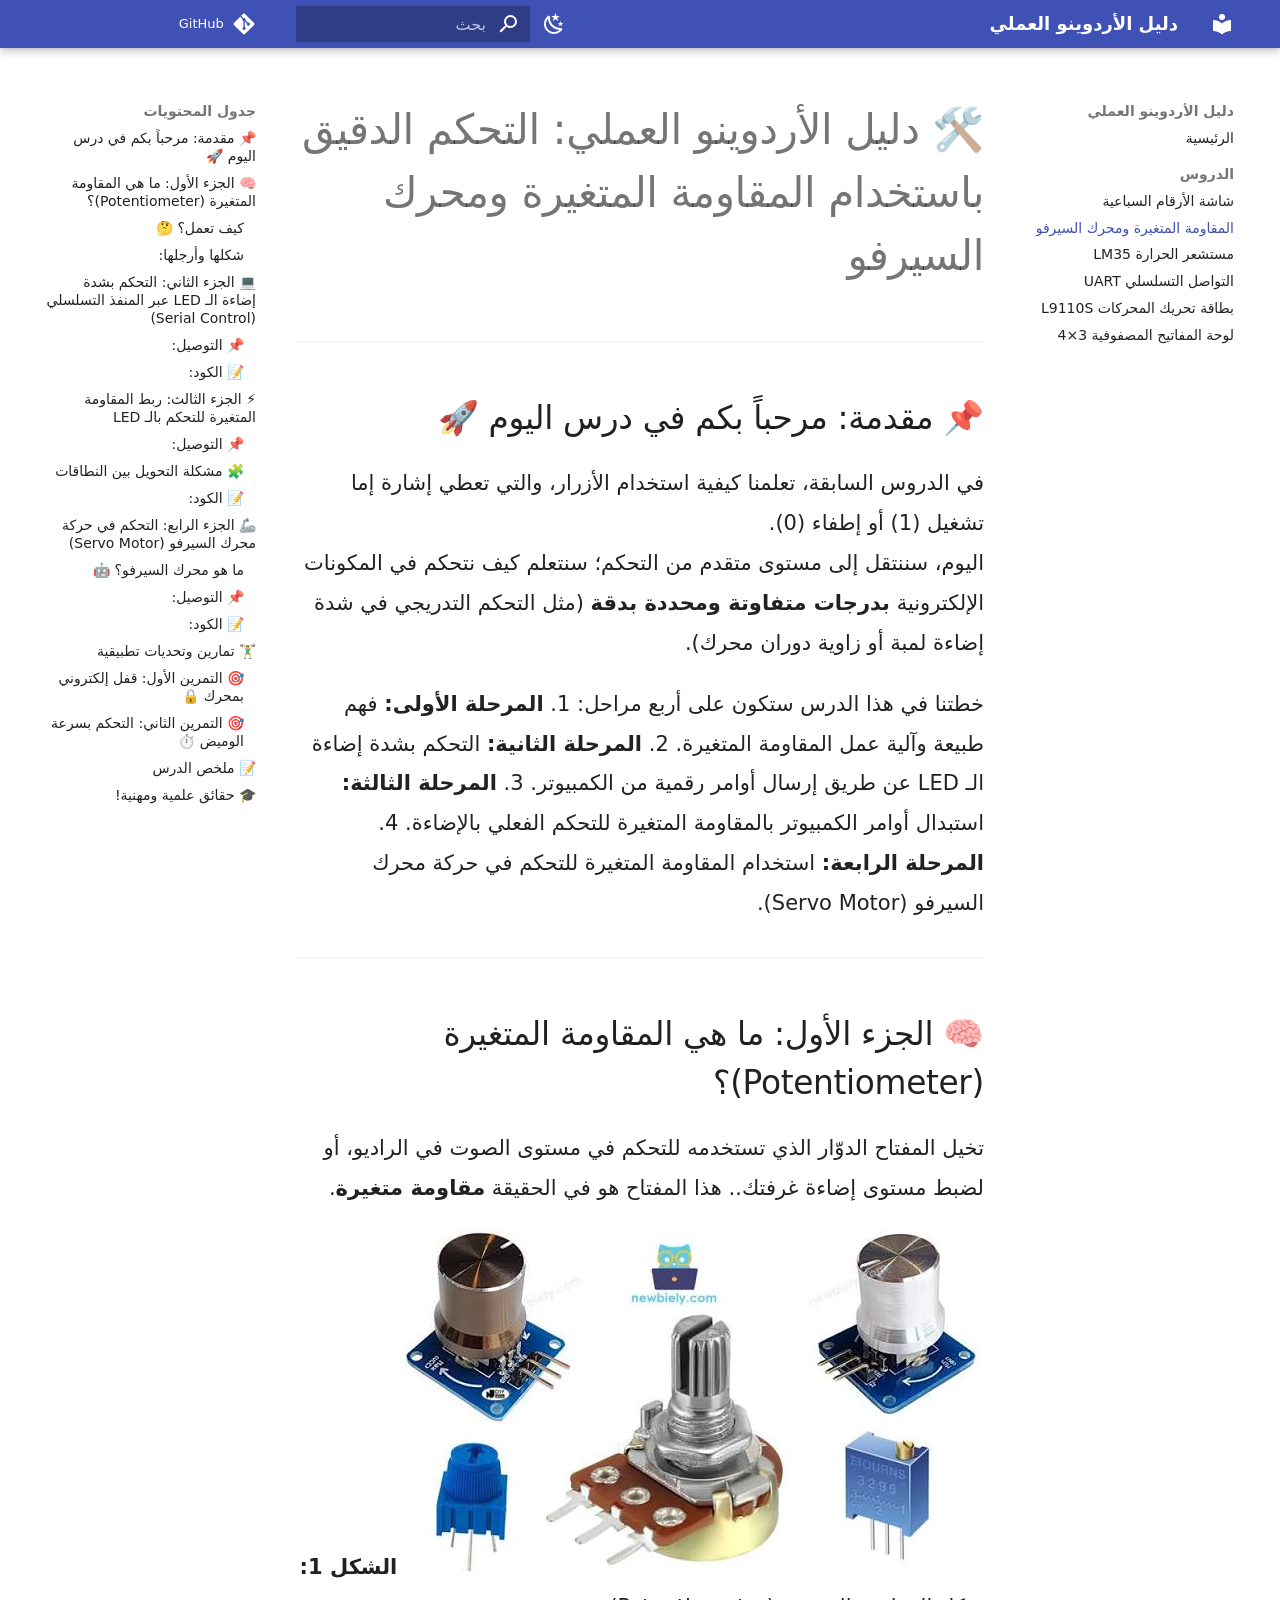
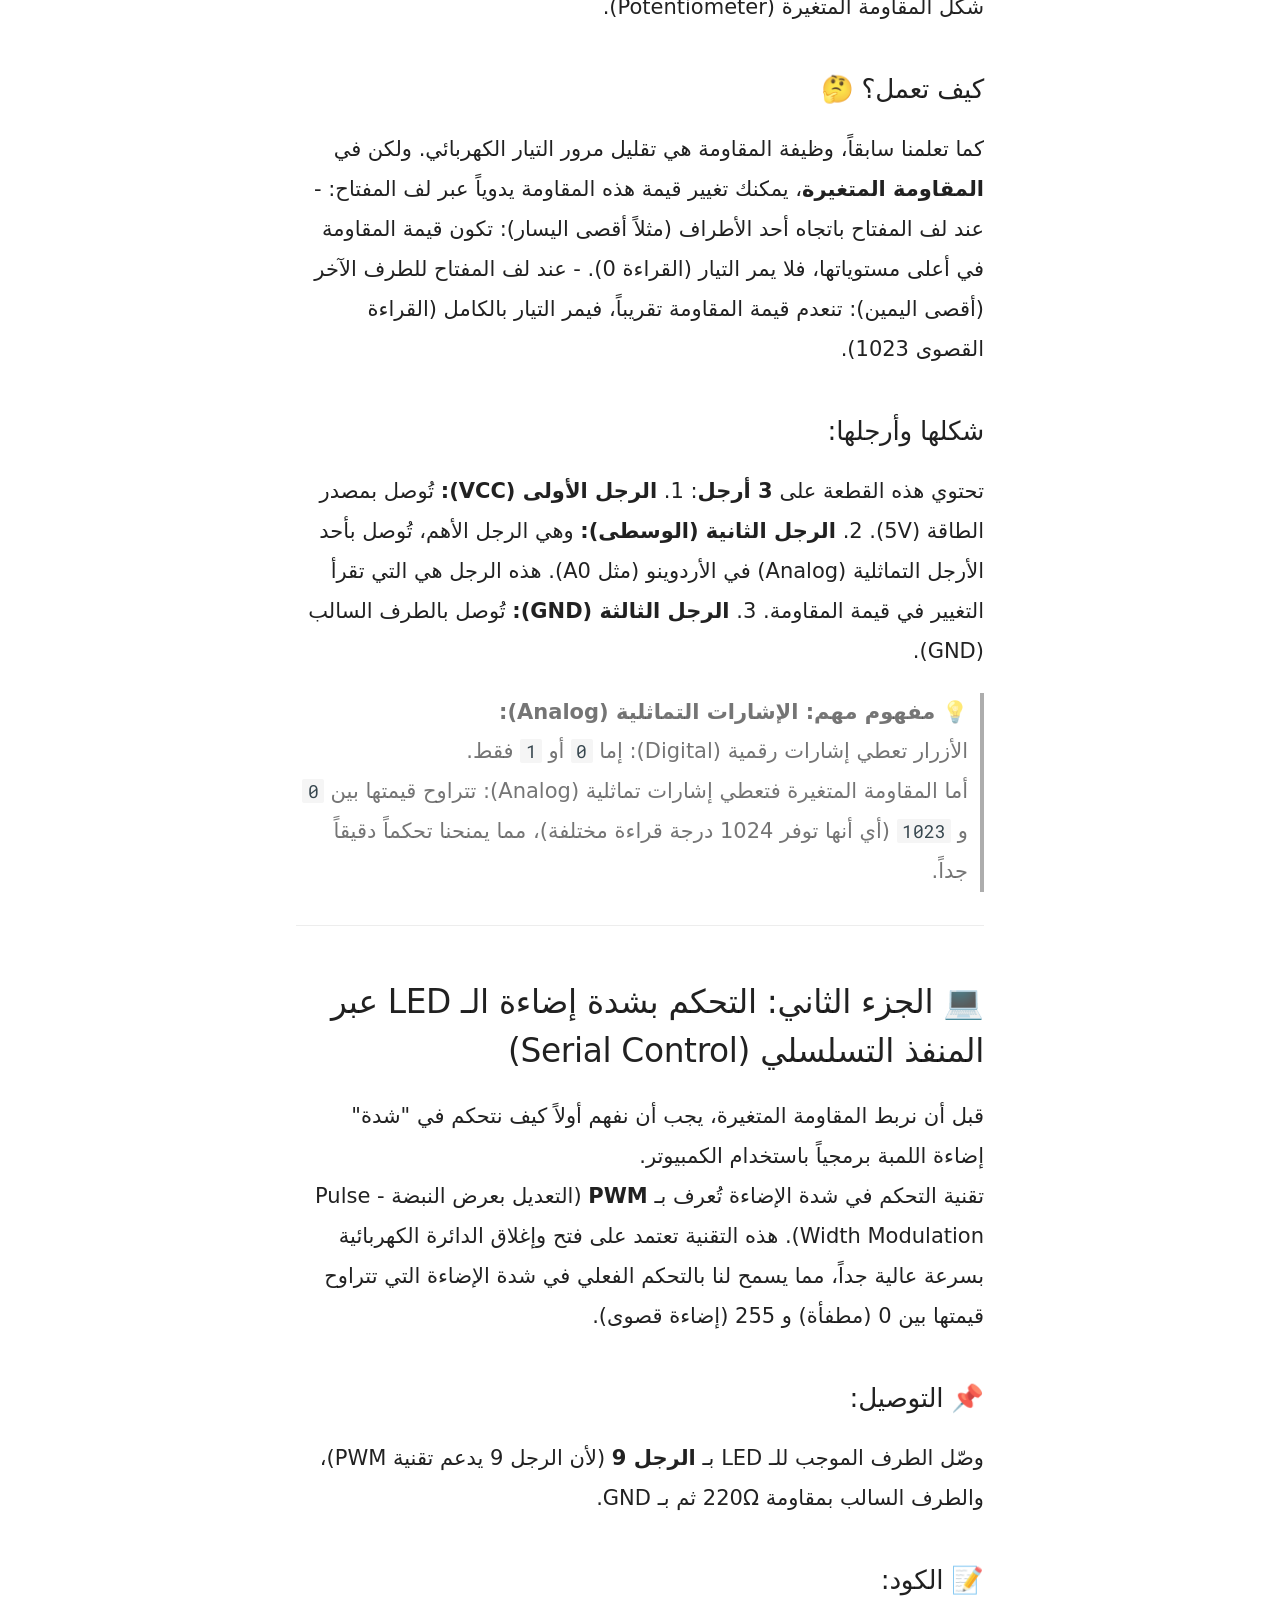
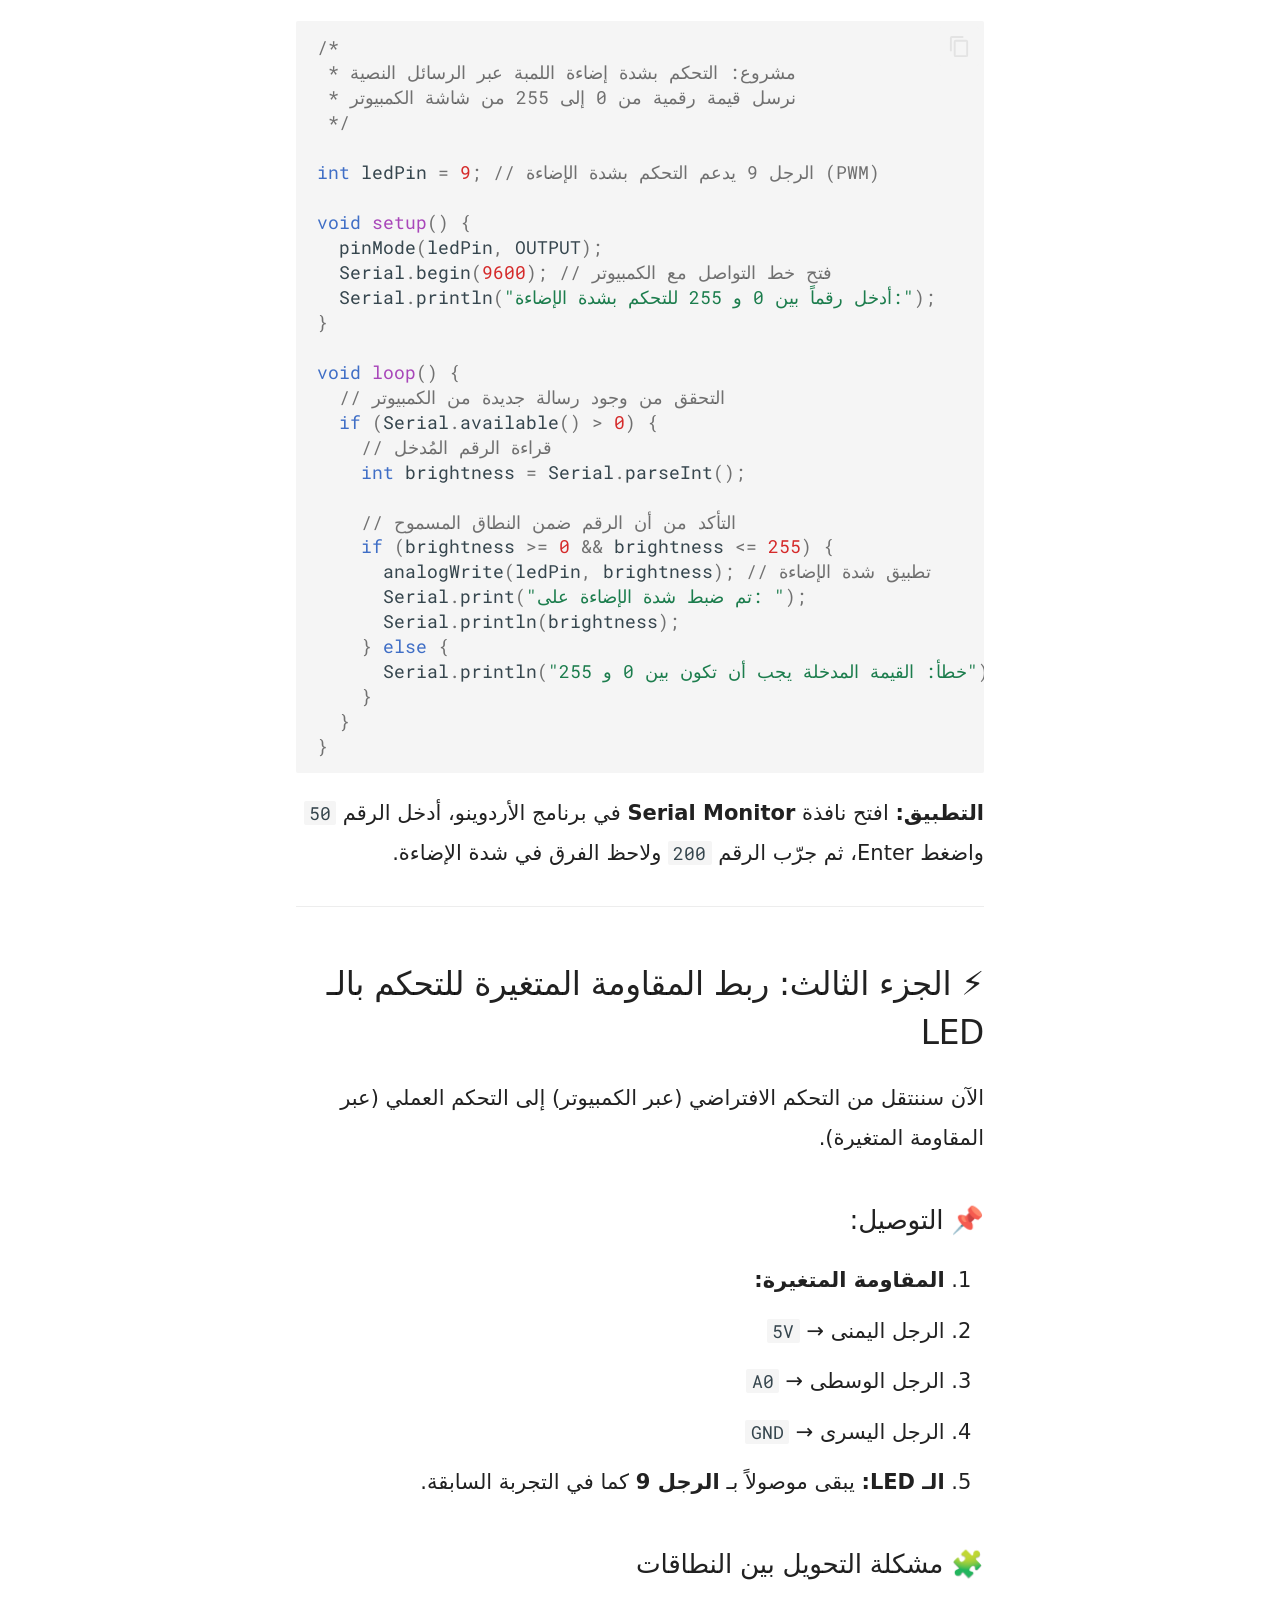
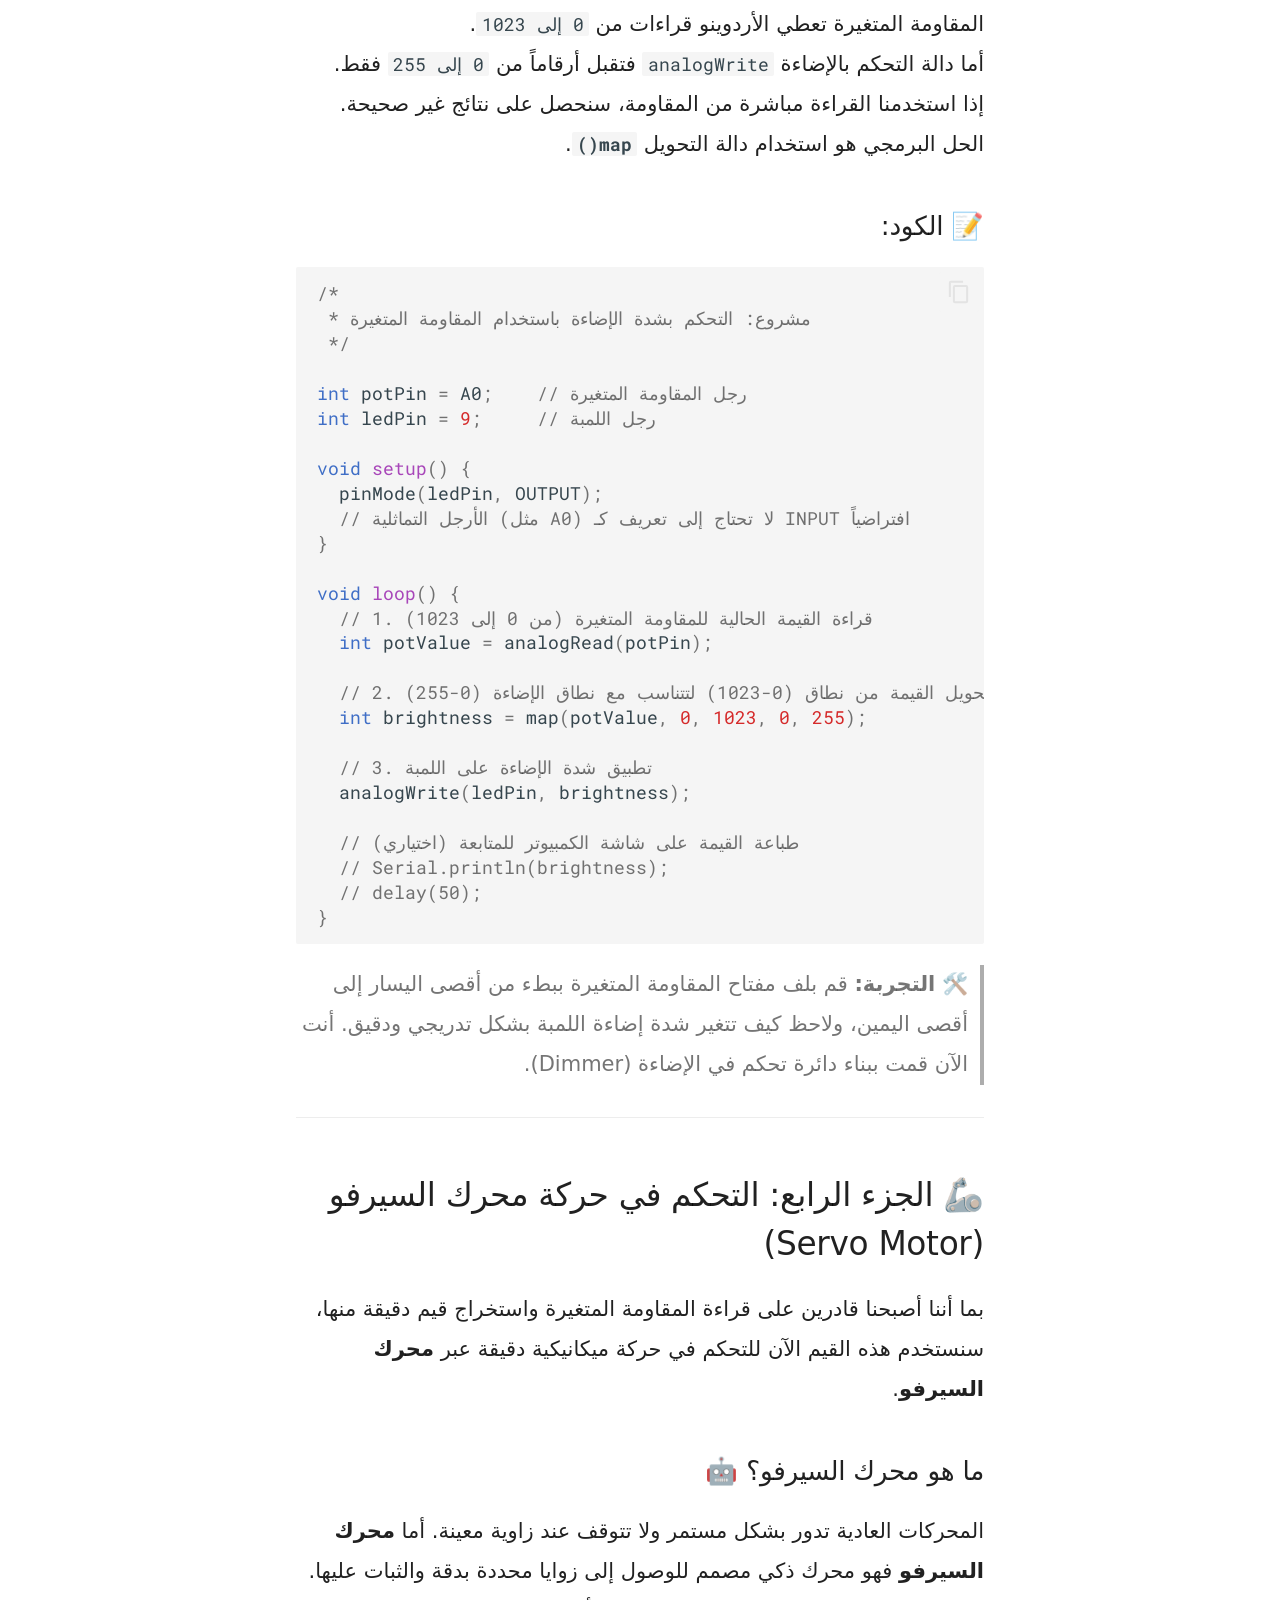
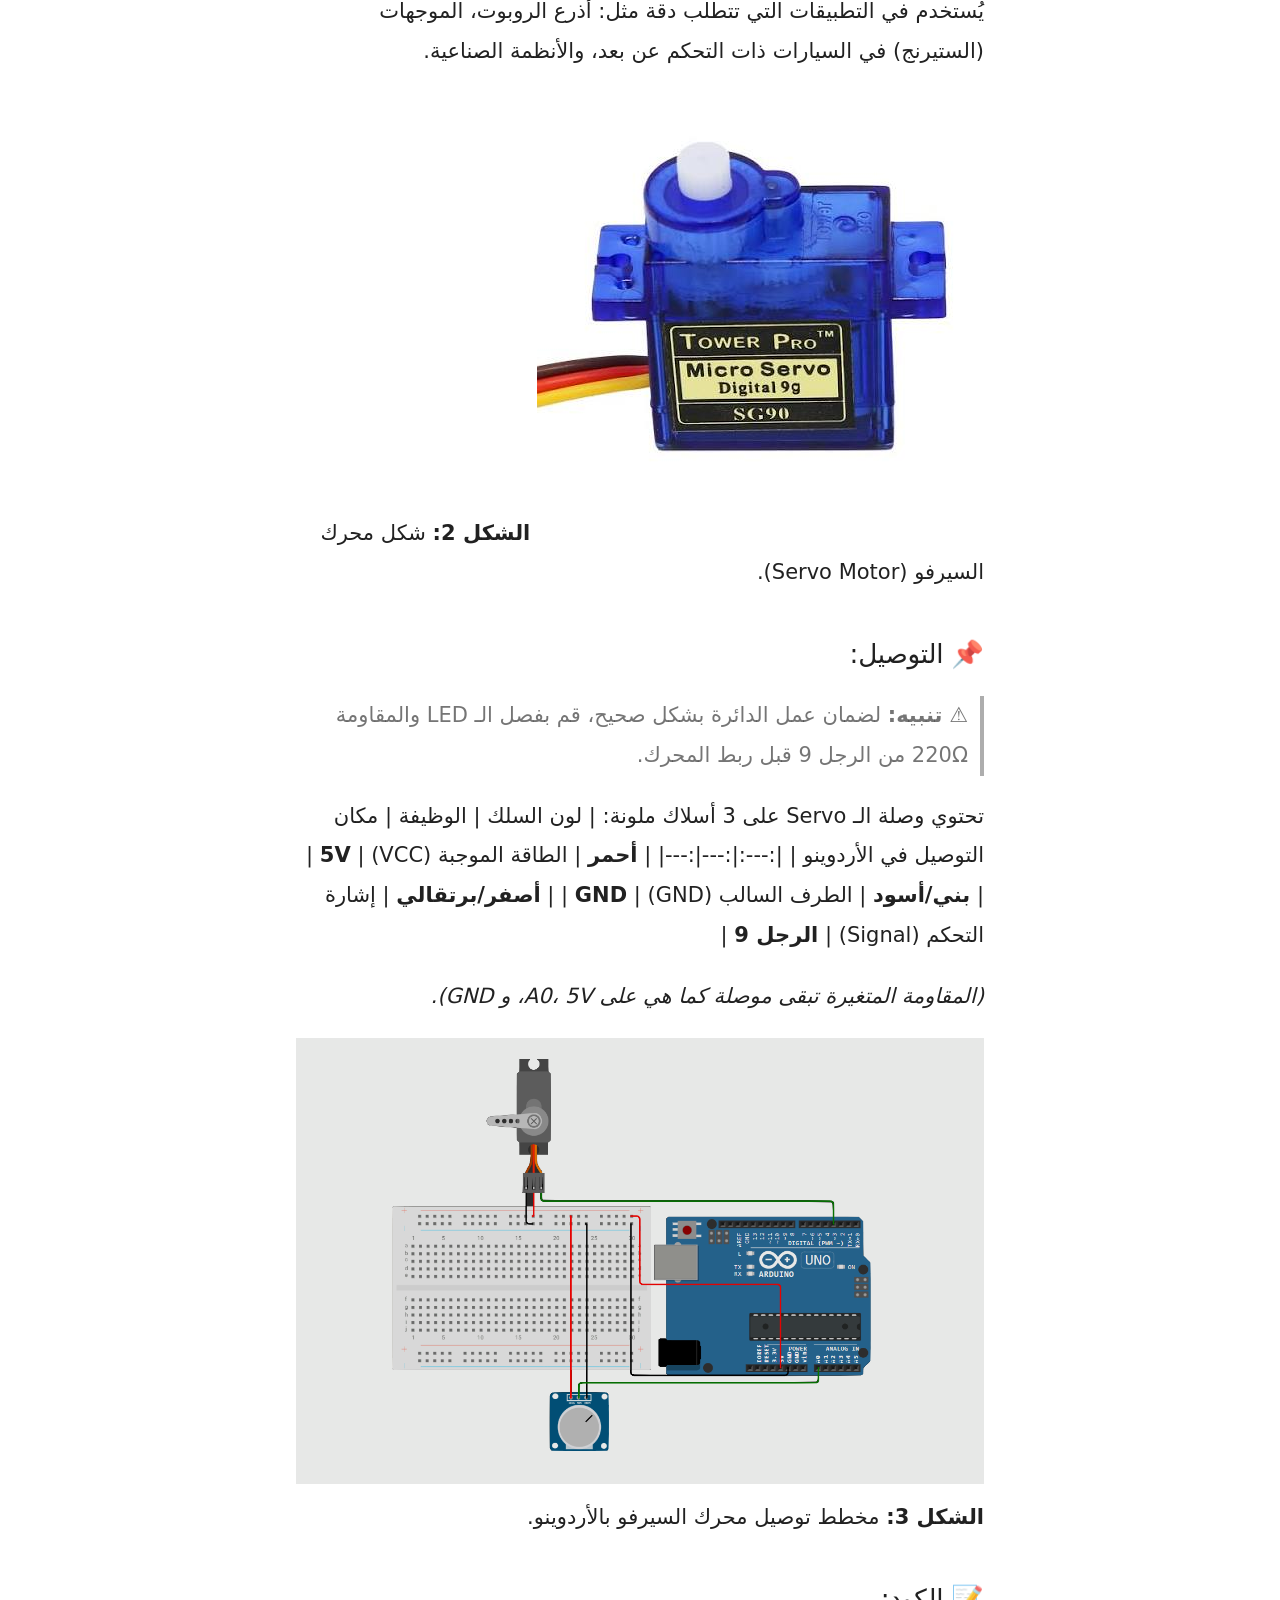
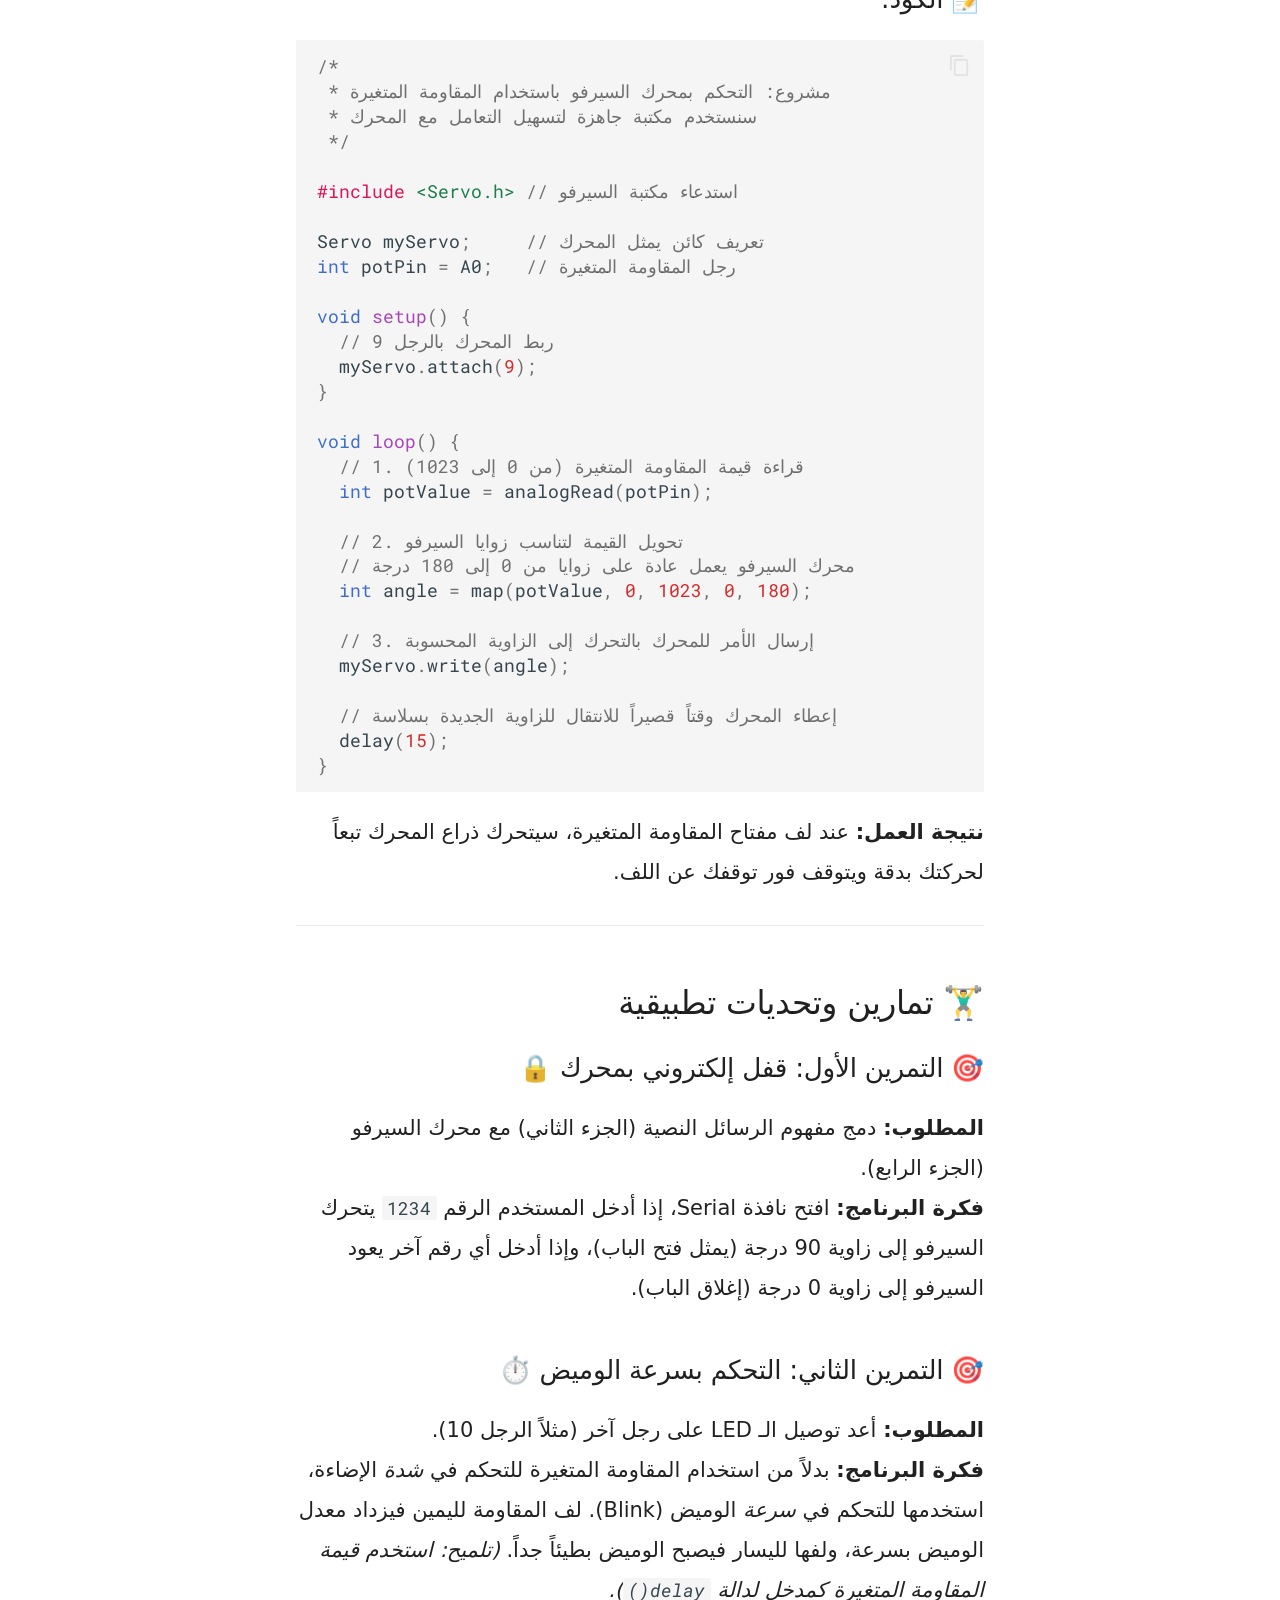
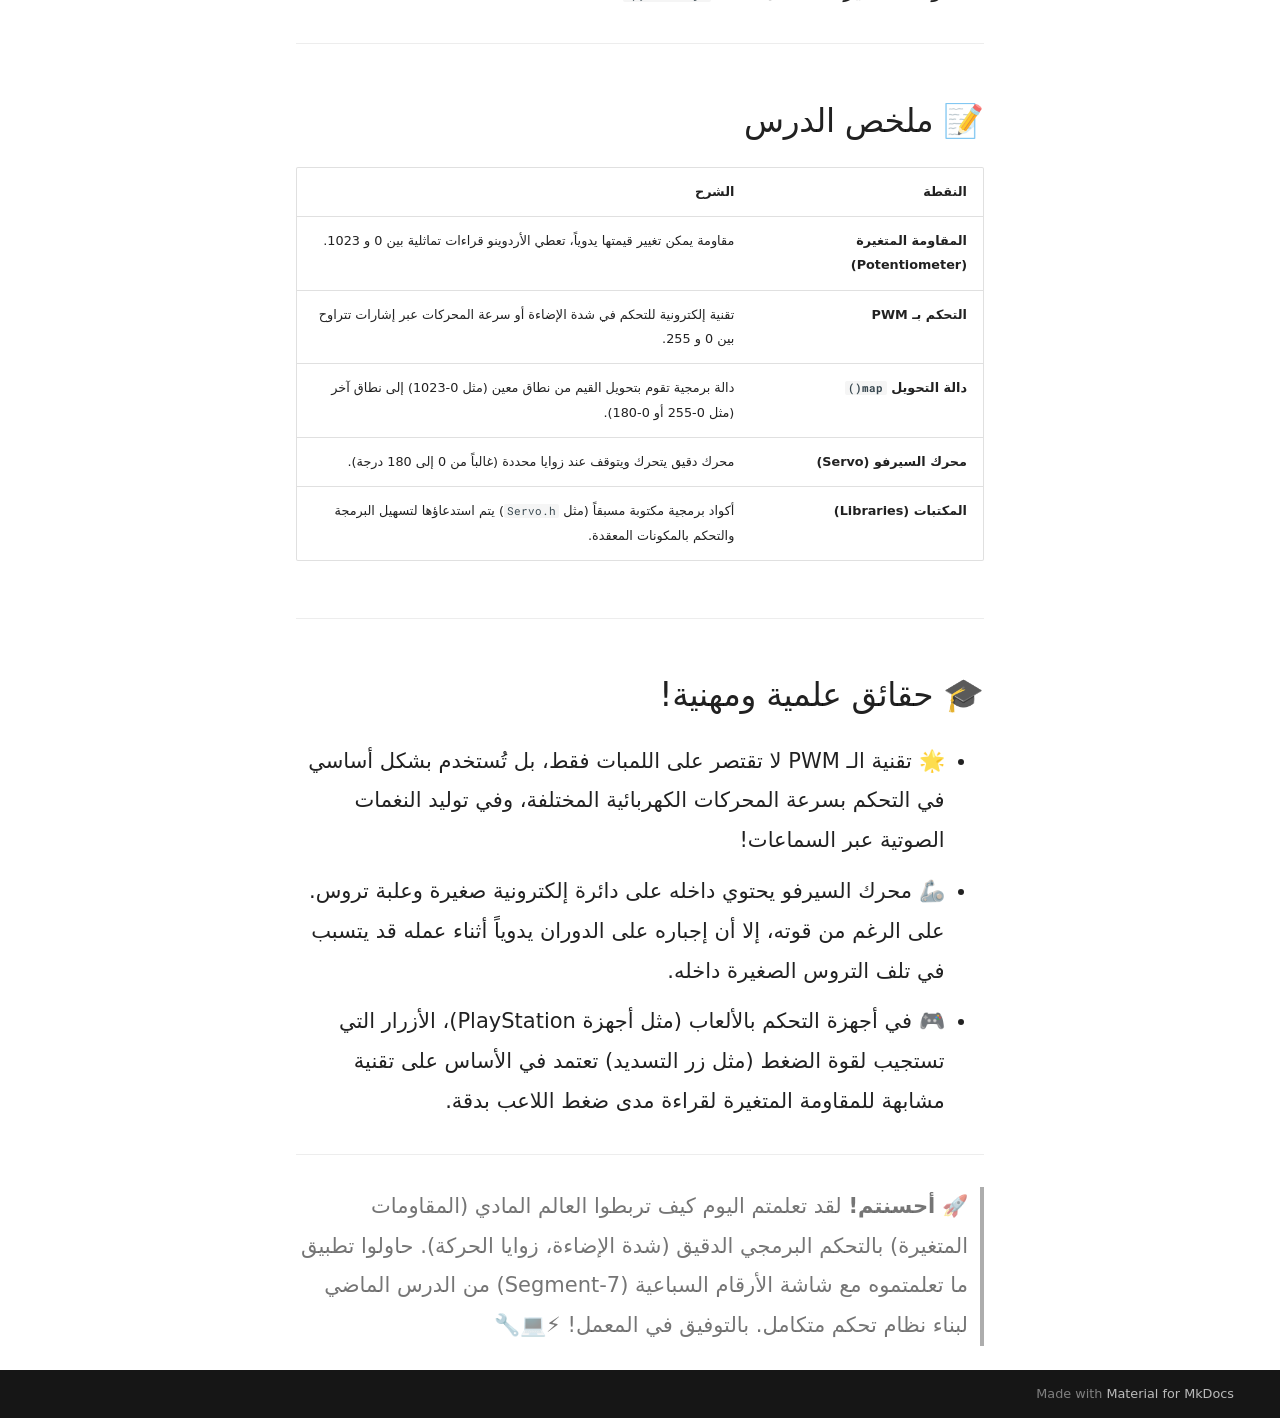
<file: servo_potentiometer/index.html>
<!doctype html>
<html lang="ar" class="no-js">
  <head>
    
      <meta charset="utf-8">
      <meta name="viewport" content="width=device-width,initial-scale=1">
      
        <meta name="description" content="سلسلة دروس عملية للأردوينو باللغة العربية">
      
      
        <meta name="author" content="Arduino Kids">
      
      
        <link rel="canonical" href="https://T4gamer.github.io/arduino_lvl_2/servo_potentiometer/">
      
      
        <link rel="prev" href="../seven_segment_guide/">
      
      
        <link rel="next" href="../lm35/">
      
      
        
      
      
      <link rel="icon" href="../assets/images/favicon.png">
      <meta name="generator" content="mkdocs-1.6.1, mkdocs-material-9.7.6">
    
    
      
        <title>المقاومة المتغيرة ومحرك السيرفو - دليل الأردوينو العملي</title>
      
    
    
      <link rel="stylesheet" href="../assets/stylesheets/main.484c7ddc.min.css">
      
        
        <link rel="stylesheet" href="../assets/stylesheets/palette.ab4e12ef.min.css">
      
      


    
    
      
    
    
      
        
        
        <link rel="preconnect" href="https://fonts.gstatic.com" crossorigin>
        <link rel="stylesheet" href="https://fonts.googleapis.com/css?family=Roboto:300,300i,400,400i,700,700i%7CRoboto+Mono:400,400i,700,700i&display=fallback">
        <style>:root{--md-text-font:"Roboto";--md-code-font:"Roboto Mono"}</style>
      
    
    
      <link rel="stylesheet" href="../css/extra.css">
    
    <script>__md_scope=new URL("..",location),__md_hash=e=>[...e].reduce(((e,_)=>(e<<5)-e+_.charCodeAt(0)),0),__md_get=(e,_=localStorage,t=__md_scope)=>JSON.parse(_.getItem(t.pathname+"."+e)),__md_set=(e,_,t=localStorage,a=__md_scope)=>{try{t.setItem(a.pathname+"."+e,JSON.stringify(_))}catch(e){}}</script>
    
      

    
    
  </head>
  
  
    
    
      
    
    
    
    
    <body dir="rtl" data-md-color-scheme="default" data-md-color-primary="indigo" data-md-color-accent="amber">
  
    
    <input class="md-toggle" data-md-toggle="drawer" type="checkbox" id="__drawer" autocomplete="off">
    <input class="md-toggle" data-md-toggle="search" type="checkbox" id="__search" autocomplete="off">
    <label class="md-overlay" for="__drawer"></label>
    <div data-md-component="skip">
      
        
        <a href="#_1" class="md-skip">
          انتقل إلى المحتوى
        </a>
      
    </div>
    <div data-md-component="announce">
      
    </div>
    
    
      

  

<header class="md-header md-header--shadow" data-md-component="header">
  <nav class="md-header__inner md-grid" aria-label="عنوان العارضة">
    <a href=".." title="دليل الأردوينو العملي" class="md-header__button md-logo" aria-label="دليل الأردوينو العملي" data-md-component="logo">
      
  
  <svg xmlns="http://www.w3.org/2000/svg" viewBox="0 0 24 24"><path d="M12 8a3 3 0 0 0 3-3 3 3 0 0 0-3-3 3 3 0 0 0-3 3 3 3 0 0 0 3 3m0 3.54C9.64 9.35 6.5 8 3 8v11c3.5 0 6.64 1.35 9 3.54 2.36-2.19 5.5-3.54 9-3.54V8c-3.5 0-6.64 1.35-9 3.54"/></svg>

    </a>
    <label class="md-header__button md-icon" for="__drawer">
      
      <svg xmlns="http://www.w3.org/2000/svg" viewBox="0 0 24 24"><path d="M3 6h18v2H3zm0 5h18v2H3zm0 5h18v2H3z"/></svg>
    </label>
    <div class="md-header__title" data-md-component="header-title">
      <div class="md-header__ellipsis">
        <div class="md-header__topic">
          <span class="md-ellipsis">
            دليل الأردوينو العملي
          </span>
        </div>
        <div class="md-header__topic" data-md-component="header-topic">
          <span class="md-ellipsis">
            
              المقاومة المتغيرة ومحرك السيرفو
            
          </span>
        </div>
      </div>
    </div>
    
      
        <form class="md-header__option" data-md-component="palette">
  
    
    
    
    <input class="md-option" data-md-color-media="" data-md-color-scheme="default" data-md-color-primary="indigo" data-md-color-accent="amber"  aria-label="الوضع الداكن"  type="radio" name="__palette" id="__palette_0">
    
      <label class="md-header__button md-icon" title="الوضع الداكن" for="__palette_1" hidden>
        <svg xmlns="http://www.w3.org/2000/svg" viewBox="0 0 24 24"><path d="m17.75 4.09-2.53 1.94.91 3.06-2.63-1.81-2.63 1.81.91-3.06-2.53-1.94L12.44 4l1.06-3 1.06 3zm3.5 6.91-1.64 1.25.59 1.98-1.7-1.17-1.7 1.17.59-1.98L15.75 11l2.06-.05L18.5 9l.69 1.95zm-2.28 4.95c.83-.08 1.72 1.1 1.19 1.85-.32.45-.66.87-1.08 1.27C15.17 23 8.84 23 4.94 19.07c-3.91-3.9-3.91-10.24 0-14.14.4-.4.82-.76 1.27-1.08.75-.53 1.93.36 1.85 1.19-.27 2.86.69 5.83 2.89 8.02a9.96 9.96 0 0 0 8.02 2.89m-1.64 2.02a12.08 12.08 0 0 1-7.8-3.47c-2.17-2.19-3.33-5-3.49-7.82-2.81 3.14-2.7 7.96.31 10.98 3.02 3.01 7.84 3.12 10.98.31"/></svg>
      </label>
    
  
    
    
    
    <input class="md-option" data-md-color-media="" data-md-color-scheme="slate" data-md-color-primary="indigo" data-md-color-accent="amber"  aria-label="الوضع الفاتح"  type="radio" name="__palette" id="__palette_1">
    
      <label class="md-header__button md-icon" title="الوضع الفاتح" for="__palette_0" hidden>
        <svg xmlns="http://www.w3.org/2000/svg" viewBox="0 0 24 24"><path d="M12 7a5 5 0 0 1 5 5 5 5 0 0 1-5 5 5 5 0 0 1-5-5 5 5 0 0 1 5-5m0 2a3 3 0 0 0-3 3 3 3 0 0 0 3 3 3 3 0 0 0 3-3 3 3 0 0 0-3-3m0-7 2.39 3.42C13.65 5.15 12.84 5 12 5s-1.65.15-2.39.42zM3.34 7l4.16-.35A7.2 7.2 0 0 0 5.94 8.5c-.44.74-.69 1.5-.83 2.29zm.02 10 1.76-3.77a7.131 7.131 0 0 0 2.38 4.14zM20.65 7l-1.77 3.79a7.02 7.02 0 0 0-2.38-4.15zm-.01 10-4.14.36c.59-.51 1.12-1.14 1.54-1.86.42-.73.69-1.5.83-2.29zM12 22l-2.41-3.44c.74.27 1.55.44 2.41.44.82 0 1.63-.17 2.37-.44z"/></svg>
      </label>
    
  
</form>
      
    
    
      <script>var palette=__md_get("__palette");if(palette&&palette.color){if("(prefers-color-scheme)"===palette.color.media){var media=matchMedia("(prefers-color-scheme: light)"),input=document.querySelector(media.matches?"[data-md-color-media='(prefers-color-scheme: light)']":"[data-md-color-media='(prefers-color-scheme: dark)']");palette.color.media=input.getAttribute("data-md-color-media"),palette.color.scheme=input.getAttribute("data-md-color-scheme"),palette.color.primary=input.getAttribute("data-md-color-primary"),palette.color.accent=input.getAttribute("data-md-color-accent")}for(var[key,value]of Object.entries(palette.color))document.body.setAttribute("data-md-color-"+key,value)}</script>
    
    
    
      
      
        <label class="md-header__button md-icon" for="__search">
          
          <svg xmlns="http://www.w3.org/2000/svg" viewBox="0 0 24 24"><path d="M9.5 3A6.5 6.5 0 0 1 16 9.5c0 1.61-.59 3.09-1.56 4.23l.27.27h.79l5 5-1.5 1.5-5-5v-.79l-.27-.27A6.52 6.52 0 0 1 9.5 16 6.5 6.5 0 0 1 3 9.5 6.5 6.5 0 0 1 9.5 3m0 2C7 5 5 7 5 9.5S7 14 9.5 14 14 12 14 9.5 12 5 9.5 5"/></svg>
        </label>
        <div class="md-search" data-md-component="search" role="dialog">
  <label class="md-search__overlay" for="__search"></label>
  <div class="md-search__inner" role="search">
    <form class="md-search__form" name="search">
      <input type="text" class="md-search__input" name="query" aria-label="بحث" placeholder="بحث" autocapitalize="off" autocorrect="off" autocomplete="off" spellcheck="false" data-md-component="search-query" required>
      <label class="md-search__icon md-icon" for="__search">
        
        <svg xmlns="http://www.w3.org/2000/svg" viewBox="0 0 24 24"><path d="M9.5 3A6.5 6.5 0 0 1 16 9.5c0 1.61-.59 3.09-1.56 4.23l.27.27h.79l5 5-1.5 1.5-5-5v-.79l-.27-.27A6.52 6.52 0 0 1 9.5 16 6.5 6.5 0 0 1 3 9.5 6.5 6.5 0 0 1 9.5 3m0 2C7 5 5 7 5 9.5S7 14 9.5 14 14 12 14 9.5 12 5 9.5 5"/></svg>
        
        <svg xmlns="http://www.w3.org/2000/svg" viewBox="0 0 24 24"><path d="M20 11v2H8l5.5 5.5-1.42 1.42L4.16 12l7.92-7.92L13.5 5.5 8 11z"/></svg>
      </label>
      <nav class="md-search__options" aria-label="إبحث">
        
        <button type="reset" class="md-search__icon md-icon" title="مسح كلي" aria-label="مسح كلي" tabindex="-1">
          
          <svg xmlns="http://www.w3.org/2000/svg" viewBox="0 0 24 24"><path d="M19 6.41 17.59 5 12 10.59 6.41 5 5 6.41 10.59 12 5 17.59 6.41 19 12 13.41 17.59 19 19 17.59 13.41 12z"/></svg>
        </button>
      </nav>
      
        <div class="md-search__suggest" data-md-component="search-suggest"></div>
      
    </form>
    <div class="md-search__output">
      <div class="md-search__scrollwrap" tabindex="0" data-md-scrollfix>
        <div class="md-search-result" data-md-component="search-result">
          <div class="md-search-result__meta">
            بدء البحث
          </div>
          <ol class="md-search-result__list" role="presentation"></ol>
        </div>
      </div>
    </div>
  </div>
</div>
      
    
    
      <div class="md-header__source">
        <a href="https://github.com/T4gamer/arduino_lvl_2" title="اذهب إلى المصدر" class="md-source" data-md-component="source">
  <div class="md-source__icon md-icon">
    
    <svg xmlns="http://www.w3.org/2000/svg" viewBox="0 0 448 512"><!--! Font Awesome Free 7.1.0 by @fontawesome - https://fontawesome.com License - https://fontawesome.com/license/free (Icons: CC BY 4.0, Fonts: SIL OFL 1.1, Code: MIT License) Copyright 2025 Fonticons, Inc.--><path d="M439.6 236.1 244 40.5c-5.4-5.5-12.8-8.5-20.4-8.5s-15 3-20.4 8.4L162.5 81l51.5 51.5c27.1-9.1 52.7 16.8 43.4 43.7l49.7 49.7c34.2-11.8 61.2 31 35.5 56.7-26.5 26.5-70.2-2.9-56-37.3L240.3 199v121.9c25.3 12.5 22.3 41.8 9.1 55-6.4 6.4-15.2 10.1-24.3 10.1s-17.8-3.6-24.3-10.1c-17.6-17.6-11.1-46.9 11.2-56v-123c-20.8-8.5-24.6-30.7-18.6-45L142.6 101 8.5 235.1C3 240.6 0 247.9 0 255.5s3 15 8.5 20.4l195.6 195.7c5.4 5.4 12.7 8.4 20.4 8.4s15-3 20.4-8.4l194.7-194.7c5.4-5.4 8.4-12.8 8.4-20.4s-3-15-8.4-20.4"/></svg>
  </div>
  <div class="md-source__repository">
    GitHub
  </div>
</a>
      </div>
    
  </nav>
  
</header>
    
    <div class="md-container" data-md-component="container">
      
      
        
          
        
      
      <main class="md-main" data-md-component="main">
        <div class="md-main__inner md-grid">
          
            
              
              <div class="md-sidebar md-sidebar--primary" data-md-component="sidebar" data-md-type="navigation" >
                <div class="md-sidebar__scrollwrap">
                  <div class="md-sidebar__inner">
                    



<nav class="md-nav md-nav--primary" aria-label="تصفح" data-md-level="0">
  <label class="md-nav__title" for="__drawer">
    <a href=".." title="دليل الأردوينو العملي" class="md-nav__button md-logo" aria-label="دليل الأردوينو العملي" data-md-component="logo">
      
  
  <svg xmlns="http://www.w3.org/2000/svg" viewBox="0 0 24 24"><path d="M12 8a3 3 0 0 0 3-3 3 3 0 0 0-3-3 3 3 0 0 0-3 3 3 3 0 0 0 3 3m0 3.54C9.64 9.35 6.5 8 3 8v11c3.5 0 6.64 1.35 9 3.54 2.36-2.19 5.5-3.54 9-3.54V8c-3.5 0-6.64 1.35-9 3.54"/></svg>

    </a>
    دليل الأردوينو العملي
  </label>
  
    <div class="md-nav__source">
      <a href="https://github.com/T4gamer/arduino_lvl_2" title="اذهب إلى المصدر" class="md-source" data-md-component="source">
  <div class="md-source__icon md-icon">
    
    <svg xmlns="http://www.w3.org/2000/svg" viewBox="0 0 448 512"><!--! Font Awesome Free 7.1.0 by @fontawesome - https://fontawesome.com License - https://fontawesome.com/license/free (Icons: CC BY 4.0, Fonts: SIL OFL 1.1, Code: MIT License) Copyright 2025 Fonticons, Inc.--><path d="M439.6 236.1 244 40.5c-5.4-5.5-12.8-8.5-20.4-8.5s-15 3-20.4 8.4L162.5 81l51.5 51.5c27.1-9.1 52.7 16.8 43.4 43.7l49.7 49.7c34.2-11.8 61.2 31 35.5 56.7-26.5 26.5-70.2-2.9-56-37.3L240.3 199v121.9c25.3 12.5 22.3 41.8 9.1 55-6.4 6.4-15.2 10.1-24.3 10.1s-17.8-3.6-24.3-10.1c-17.6-17.6-11.1-46.9 11.2-56v-123c-20.8-8.5-24.6-30.7-18.6-45L142.6 101 8.5 235.1C3 240.6 0 247.9 0 255.5s3 15 8.5 20.4l195.6 195.7c5.4 5.4 12.7 8.4 20.4 8.4s15-3 20.4-8.4l194.7-194.7c5.4-5.4 8.4-12.8 8.4-20.4s-3-15-8.4-20.4"/></svg>
  </div>
  <div class="md-source__repository">
    GitHub
  </div>
</a>
    </div>
  
  <ul class="md-nav__list" data-md-scrollfix>
    
      
      
  
  
  
  
    <li class="md-nav__item">
      <a href=".." class="md-nav__link">
        
  
  
  <span class="md-ellipsis">
    
  
    الرئيسية
  

    
  </span>
  
  

      </a>
    </li>
  

    
      
      
  
  
    
  
  
  
    
    
    
    
      
        
        
      
    
    
    <li class="md-nav__item md-nav__item--active md-nav__item--section md-nav__item--nested">
      
        
        
        <input class="md-nav__toggle md-toggle " type="checkbox" id="__nav_2" checked>
        
          
          <label class="md-nav__link" for="__nav_2" id="__nav_2_label" tabindex="">
            
  
  
  <span class="md-ellipsis">
    
  
    الدروس
  

    
  </span>
  
  

            <span class="md-nav__icon md-icon"></span>
          </label>
        
        <nav class="md-nav" data-md-level="1" aria-labelledby="__nav_2_label" aria-expanded="true">
          <label class="md-nav__title" for="__nav_2">
            <span class="md-nav__icon md-icon"></span>
            
  
    الدروس
  

          </label>
          <ul class="md-nav__list" data-md-scrollfix>
            
              
                
  
  
  
  
    <li class="md-nav__item">
      <a href="../seven_segment_guide/" class="md-nav__link">
        
  
  
  <span class="md-ellipsis">
    
  
    شاشة الأرقام السباعية
  

    
  </span>
  
  

      </a>
    </li>
  

              
            
              
                
  
  
    
  
  
  
    <li class="md-nav__item md-nav__item--active">
      
      <input class="md-nav__toggle md-toggle" type="checkbox" id="__toc">
      
      
        
      
      
        <label class="md-nav__link md-nav__link--active" for="__toc">
          
  
  
  <span class="md-ellipsis">
    
  
    المقاومة المتغيرة ومحرك السيرفو
  

    
  </span>
  
  

          <span class="md-nav__icon md-icon"></span>
        </label>
      
      <a href="./" class="md-nav__link md-nav__link--active">
        
  
  
  <span class="md-ellipsis">
    
  
    المقاومة المتغيرة ومحرك السيرفو
  

    
  </span>
  
  

      </a>
      
        

<nav class="md-nav md-nav--secondary" aria-label="جدول المحتويات">
  
  
  
    
  
  
    <label class="md-nav__title" for="__toc">
      <span class="md-nav__icon md-icon"></span>
      جدول المحتويات
    </label>
    <ul class="md-nav__list" data-md-component="toc" data-md-scrollfix>
      
        <li class="md-nav__item">
  <a href="#_2" class="md-nav__link">
    <span class="md-ellipsis">
      
        📌 مقدمة: مرحباً بكم في درس اليوم 🚀
      
    </span>
  </a>
  
</li>
      
        <li class="md-nav__item">
  <a href="#potentiometer" class="md-nav__link">
    <span class="md-ellipsis">
      
        🧠 الجزء الأول: ما هي المقاومة المتغيرة (Potentiometer)؟
      
    </span>
  </a>
  
    <nav class="md-nav" aria-label="🧠 الجزء الأول: ما هي المقاومة المتغيرة (Potentiometer)؟">
      <ul class="md-nav__list">
        
          <li class="md-nav__item">
  <a href="#_3" class="md-nav__link">
    <span class="md-ellipsis">
      
        كيف تعمل؟ 🤔
      
    </span>
  </a>
  
</li>
        
          <li class="md-nav__item">
  <a href="#_4" class="md-nav__link">
    <span class="md-ellipsis">
      
        شكلها وأرجلها:
      
    </span>
  </a>
  
</li>
        
      </ul>
    </nav>
  
</li>
      
        <li class="md-nav__item">
  <a href="#led-serial-control" class="md-nav__link">
    <span class="md-ellipsis">
      
        💻 الجزء الثاني: التحكم بشدة إضاءة الـ LED عبر المنفذ التسلسلي (Serial Control)
      
    </span>
  </a>
  
    <nav class="md-nav" aria-label="💻 الجزء الثاني: التحكم بشدة إضاءة الـ LED عبر المنفذ التسلسلي (Serial Control)">
      <ul class="md-nav__list">
        
          <li class="md-nav__item">
  <a href="#_5" class="md-nav__link">
    <span class="md-ellipsis">
      
        📌 التوصيل:
      
    </span>
  </a>
  
</li>
        
          <li class="md-nav__item">
  <a href="#_6" class="md-nav__link">
    <span class="md-ellipsis">
      
        📝 الكود:
      
    </span>
  </a>
  
</li>
        
      </ul>
    </nav>
  
</li>
      
        <li class="md-nav__item">
  <a href="#led" class="md-nav__link">
    <span class="md-ellipsis">
      
        ⚡ الجزء الثالث: ربط المقاومة المتغيرة للتحكم بالـ LED
      
    </span>
  </a>
  
    <nav class="md-nav" aria-label="⚡ الجزء الثالث: ربط المقاومة المتغيرة للتحكم بالـ LED">
      <ul class="md-nav__list">
        
          <li class="md-nav__item">
  <a href="#_7" class="md-nav__link">
    <span class="md-ellipsis">
      
        📌 التوصيل:
      
    </span>
  </a>
  
</li>
        
          <li class="md-nav__item">
  <a href="#_8" class="md-nav__link">
    <span class="md-ellipsis">
      
        🧩 مشكلة التحويل بين النطاقات
      
    </span>
  </a>
  
</li>
        
          <li class="md-nav__item">
  <a href="#_9" class="md-nav__link">
    <span class="md-ellipsis">
      
        📝 الكود:
      
    </span>
  </a>
  
</li>
        
      </ul>
    </nav>
  
</li>
      
        <li class="md-nav__item">
  <a href="#servo-motor" class="md-nav__link">
    <span class="md-ellipsis">
      
        🦾 الجزء الرابع: التحكم في حركة محرك السيرفو (Servo Motor)
      
    </span>
  </a>
  
    <nav class="md-nav" aria-label="🦾 الجزء الرابع: التحكم في حركة محرك السيرفو (Servo Motor)">
      <ul class="md-nav__list">
        
          <li class="md-nav__item">
  <a href="#_10" class="md-nav__link">
    <span class="md-ellipsis">
      
        ما هو محرك السيرفو؟ 🤖
      
    </span>
  </a>
  
</li>
        
          <li class="md-nav__item">
  <a href="#_11" class="md-nav__link">
    <span class="md-ellipsis">
      
        📌 التوصيل:
      
    </span>
  </a>
  
</li>
        
          <li class="md-nav__item">
  <a href="#_12" class="md-nav__link">
    <span class="md-ellipsis">
      
        📝 الكود:
      
    </span>
  </a>
  
</li>
        
      </ul>
    </nav>
  
</li>
      
        <li class="md-nav__item">
  <a href="#_13" class="md-nav__link">
    <span class="md-ellipsis">
      
        🏋️‍♂️ تمارين وتحديات تطبيقية
      
    </span>
  </a>
  
    <nav class="md-nav" aria-label="🏋️‍♂️ تمارين وتحديات تطبيقية">
      <ul class="md-nav__list">
        
          <li class="md-nav__item">
  <a href="#_14" class="md-nav__link">
    <span class="md-ellipsis">
      
        🎯 التمرين الأول: قفل إلكتروني بمحرك 🔒
      
    </span>
  </a>
  
</li>
        
          <li class="md-nav__item">
  <a href="#_15" class="md-nav__link">
    <span class="md-ellipsis">
      
        🎯 التمرين الثاني: التحكم بسرعة الوميض ⏱️
      
    </span>
  </a>
  
</li>
        
      </ul>
    </nav>
  
</li>
      
        <li class="md-nav__item">
  <a href="#_16" class="md-nav__link">
    <span class="md-ellipsis">
      
        📝 ملخص الدرس
      
    </span>
  </a>
  
</li>
      
        <li class="md-nav__item">
  <a href="#_17" class="md-nav__link">
    <span class="md-ellipsis">
      
        🎓 حقائق علمية ومهنية!
      
    </span>
  </a>
  
</li>
      
    </ul>
  
</nav>
      
    </li>
  

              
            
              
                
  
  
  
  
    <li class="md-nav__item">
      <a href="../lm35/" class="md-nav__link">
        
  
  
  <span class="md-ellipsis">
    
  
    مستشعر الحرارة LM35
  

    
  </span>
  
  

      </a>
    </li>
  

              
            
              
                
  
  
  
  
    <li class="md-nav__item">
      <a href="../UART_Serial_Buttons_Lesson/" class="md-nav__link">
        
  
  
  <span class="md-ellipsis">
    
  
    التواصل التسلسلي UART
  

    
  </span>
  
  

      </a>
    </li>
  

              
            
              
                
  
  
  
  
    <li class="md-nav__item">
      <a href="../L9110S_motor_driver/" class="md-nav__link">
        
  
  
  <span class="md-ellipsis">
    
  
    بطاقة تحريك المحركات L9110S
  

    
  </span>
  
  

      </a>
    </li>
  

              
            
              
                
  
  
  
  
    <li class="md-nav__item">
      <a href="../matrix_keypad_3x4/" class="md-nav__link">
        
  
  
  <span class="md-ellipsis">
    
  
    لوحة المفاتيح المصفوفية 3×4
  

    
  </span>
  
  

      </a>
    </li>
  

              
            
          </ul>
        </nav>
      
    </li>
  

    
  </ul>
</nav>
                  </div>
                </div>
              </div>
            
            
              
              <div class="md-sidebar md-sidebar--secondary" data-md-component="sidebar" data-md-type="toc" >
                <div class="md-sidebar__scrollwrap">
                  <div class="md-sidebar__inner">
                    

<nav class="md-nav md-nav--secondary" aria-label="جدول المحتويات">
  
  
  
    
  
  
    <label class="md-nav__title" for="__toc">
      <span class="md-nav__icon md-icon"></span>
      جدول المحتويات
    </label>
    <ul class="md-nav__list" data-md-component="toc" data-md-scrollfix>
      
        <li class="md-nav__item">
  <a href="#_2" class="md-nav__link">
    <span class="md-ellipsis">
      
        📌 مقدمة: مرحباً بكم في درس اليوم 🚀
      
    </span>
  </a>
  
</li>
      
        <li class="md-nav__item">
  <a href="#potentiometer" class="md-nav__link">
    <span class="md-ellipsis">
      
        🧠 الجزء الأول: ما هي المقاومة المتغيرة (Potentiometer)؟
      
    </span>
  </a>
  
    <nav class="md-nav" aria-label="🧠 الجزء الأول: ما هي المقاومة المتغيرة (Potentiometer)؟">
      <ul class="md-nav__list">
        
          <li class="md-nav__item">
  <a href="#_3" class="md-nav__link">
    <span class="md-ellipsis">
      
        كيف تعمل؟ 🤔
      
    </span>
  </a>
  
</li>
        
          <li class="md-nav__item">
  <a href="#_4" class="md-nav__link">
    <span class="md-ellipsis">
      
        شكلها وأرجلها:
      
    </span>
  </a>
  
</li>
        
      </ul>
    </nav>
  
</li>
      
        <li class="md-nav__item">
  <a href="#led-serial-control" class="md-nav__link">
    <span class="md-ellipsis">
      
        💻 الجزء الثاني: التحكم بشدة إضاءة الـ LED عبر المنفذ التسلسلي (Serial Control)
      
    </span>
  </a>
  
    <nav class="md-nav" aria-label="💻 الجزء الثاني: التحكم بشدة إضاءة الـ LED عبر المنفذ التسلسلي (Serial Control)">
      <ul class="md-nav__list">
        
          <li class="md-nav__item">
  <a href="#_5" class="md-nav__link">
    <span class="md-ellipsis">
      
        📌 التوصيل:
      
    </span>
  </a>
  
</li>
        
          <li class="md-nav__item">
  <a href="#_6" class="md-nav__link">
    <span class="md-ellipsis">
      
        📝 الكود:
      
    </span>
  </a>
  
</li>
        
      </ul>
    </nav>
  
</li>
      
        <li class="md-nav__item">
  <a href="#led" class="md-nav__link">
    <span class="md-ellipsis">
      
        ⚡ الجزء الثالث: ربط المقاومة المتغيرة للتحكم بالـ LED
      
    </span>
  </a>
  
    <nav class="md-nav" aria-label="⚡ الجزء الثالث: ربط المقاومة المتغيرة للتحكم بالـ LED">
      <ul class="md-nav__list">
        
          <li class="md-nav__item">
  <a href="#_7" class="md-nav__link">
    <span class="md-ellipsis">
      
        📌 التوصيل:
      
    </span>
  </a>
  
</li>
        
          <li class="md-nav__item">
  <a href="#_8" class="md-nav__link">
    <span class="md-ellipsis">
      
        🧩 مشكلة التحويل بين النطاقات
      
    </span>
  </a>
  
</li>
        
          <li class="md-nav__item">
  <a href="#_9" class="md-nav__link">
    <span class="md-ellipsis">
      
        📝 الكود:
      
    </span>
  </a>
  
</li>
        
      </ul>
    </nav>
  
</li>
      
        <li class="md-nav__item">
  <a href="#servo-motor" class="md-nav__link">
    <span class="md-ellipsis">
      
        🦾 الجزء الرابع: التحكم في حركة محرك السيرفو (Servo Motor)
      
    </span>
  </a>
  
    <nav class="md-nav" aria-label="🦾 الجزء الرابع: التحكم في حركة محرك السيرفو (Servo Motor)">
      <ul class="md-nav__list">
        
          <li class="md-nav__item">
  <a href="#_10" class="md-nav__link">
    <span class="md-ellipsis">
      
        ما هو محرك السيرفو؟ 🤖
      
    </span>
  </a>
  
</li>
        
          <li class="md-nav__item">
  <a href="#_11" class="md-nav__link">
    <span class="md-ellipsis">
      
        📌 التوصيل:
      
    </span>
  </a>
  
</li>
        
          <li class="md-nav__item">
  <a href="#_12" class="md-nav__link">
    <span class="md-ellipsis">
      
        📝 الكود:
      
    </span>
  </a>
  
</li>
        
      </ul>
    </nav>
  
</li>
      
        <li class="md-nav__item">
  <a href="#_13" class="md-nav__link">
    <span class="md-ellipsis">
      
        🏋️‍♂️ تمارين وتحديات تطبيقية
      
    </span>
  </a>
  
    <nav class="md-nav" aria-label="🏋️‍♂️ تمارين وتحديات تطبيقية">
      <ul class="md-nav__list">
        
          <li class="md-nav__item">
  <a href="#_14" class="md-nav__link">
    <span class="md-ellipsis">
      
        🎯 التمرين الأول: قفل إلكتروني بمحرك 🔒
      
    </span>
  </a>
  
</li>
        
          <li class="md-nav__item">
  <a href="#_15" class="md-nav__link">
    <span class="md-ellipsis">
      
        🎯 التمرين الثاني: التحكم بسرعة الوميض ⏱️
      
    </span>
  </a>
  
</li>
        
      </ul>
    </nav>
  
</li>
      
        <li class="md-nav__item">
  <a href="#_16" class="md-nav__link">
    <span class="md-ellipsis">
      
        📝 ملخص الدرس
      
    </span>
  </a>
  
</li>
      
        <li class="md-nav__item">
  <a href="#_17" class="md-nav__link">
    <span class="md-ellipsis">
      
        🎓 حقائق علمية ومهنية!
      
    </span>
  </a>
  
</li>
      
    </ul>
  
</nav>
                  </div>
                </div>
              </div>
            
          
          
            <div class="md-content" data-md-component="content">
              
              <article class="md-content__inner md-typeset">
                
                  


  
  


<h1 id="_1">🛠️ دليل الأردوينو العملي: التحكم الدقيق باستخدام المقاومة المتغيرة ومحرك السيرفو</h1>
<hr />
<h2 id="_2">📌 مقدمة: مرحباً بكم في درس اليوم 🚀</h2>
<p>في الدروس السابقة، تعلمنا كيفية استخدام الأزرار، والتي تعطي إشارة إما تشغيل (1) أو إطفاء (0).<br />
اليوم، سننتقل إلى مستوى متقدم من التحكم؛ سنتعلم كيف نتحكم في المكونات الإلكترونية <strong>بدرجات متفاوتة ومحددة بدقة</strong> (مثل التحكم التدريجي في شدة إضاءة لمبة أو زاوية دوران محرك).</p>
<p>خطتنا في هذا الدرس ستكون على أربع مراحل:
1. <strong>المرحلة الأولى:</strong> فهم طبيعة وآلية عمل المقاومة المتغيرة.
2. <strong>المرحلة الثانية:</strong> التحكم بشدة إضاءة الـ LED عن طريق إرسال أوامر رقمية من الكمبيوتر.
3. <strong>المرحلة الثالثة:</strong> استبدال أوامر الكمبيوتر بالمقاومة المتغيرة للتحكم الفعلي بالإضاءة.
4. <strong>المرحلة الرابعة:</strong> استخدام المقاومة المتغيرة للتحكم في حركة محرك السيرفو (Servo Motor).</p>
<hr />
<h2 id="potentiometer">🧠 الجزء الأول: ما هي المقاومة المتغيرة (Potentiometer)؟</h2>
<p>تخيل المفتاح الدوّار الذي تستخدمه للتحكم في مستوى الصوت في الراديو، أو لضبط مستوى إضاءة غرفتك.. هذا المفتاح هو في الحقيقة <strong>مقاومة متغيرة</strong>.</p>
<p><img alt="شكل المقاومة المتغيرة" src="../img/parts/potentiometer.jpg" />
<strong>الشكل 1:</strong> شكل المقاومة المتغيرة (Potentiometer).</p>
<h3 id="_3">كيف تعمل؟ 🤔</h3>
<p>كما تعلمنا سابقاً، وظيفة المقاومة هي تقليل مرور التيار الكهربائي. ولكن في <strong>المقاومة المتغيرة</strong>، يمكنك تغيير قيمة هذه المقاومة يدوياً عبر لف المفتاح:
- عند لف المفتاح باتجاه أحد الأطراف (مثلاً أقصى اليسار): تكون قيمة المقاومة في أعلى مستوياتها، فلا يمر التيار (القراءة 0).
- عند لف المفتاح للطرف الآخر (أقصى اليمين): تنعدم قيمة المقاومة تقريباً، فيمر التيار بالكامل (القراءة القصوى 1023).</p>
<h3 id="_4">شكلها وأرجلها:</h3>
<p>تحتوي هذه القطعة على <strong>3 أرجل</strong>:
1. <strong>الرجل الأولى (VCC):</strong> تُوصل بمصدر الطاقة (5V).
2. <strong>الرجل الثانية (الوسطى):</strong> وهي الرجل الأهم، تُوصل بأحد الأرجل التماثلية (Analog) في الأردوينو (مثل A0). هذه الرجل هي التي تقرأ التغيير في قيمة المقاومة.
3. <strong>الرجل الثالثة (GND):</strong> تُوصل بالطرف السالب (GND).</p>
<blockquote>
<p>💡 <strong>مفهوم مهم: الإشارات التماثلية (Analog):</strong><br />
الأزرار تعطي إشارات رقمية (Digital): إما <code>0</code> أو <code>1</code> فقط.<br />
أما المقاومة المتغيرة فتعطي إشارات تماثلية (Analog): تتراوح قيمتها بين <code>0</code> و <code>1023</code> (أي أنها توفر 1024 درجة قراءة مختلفة)، مما يمنحنا تحكماً دقيقاً جداً.</p>
</blockquote>
<hr />
<h2 id="led-serial-control">💻 الجزء الثاني: التحكم بشدة إضاءة الـ LED عبر المنفذ التسلسلي (Serial Control)</h2>
<p>قبل أن نربط المقاومة المتغيرة، يجب أن نفهم أولاً كيف نتحكم في "شدة" إضاءة اللمبة برمجياً باستخدام الكمبيوتر.<br />
تقنية التحكم في شدة الإضاءة تُعرف بـ <strong>PWM</strong> (التعديل بعرض النبضة - Pulse Width Modulation). هذه التقنية تعتمد على فتح وإغلاق الدائرة الكهربائية بسرعة عالية جداً، مما يسمح لنا بالتحكم الفعلي في شدة الإضاءة التي تتراوح قيمتها بين 0 (مطفأة) و 255 (إضاءة قصوى).</p>
<h3 id="_5">📌 التوصيل:</h3>
<p>وصّل الطرف الموجب للـ LED بـ <strong>الرجل 9</strong> (لأن الرجل 9 يدعم تقنية PWM)، والطرف السالب بمقاومة 220Ω ثم بـ GND.</p>
<h3 id="_6">📝 الكود:</h3>
<p><div class="highlight"><pre><span></span><code><a id="__codelineno-0-1" name="__codelineno-0-1" href="#__codelineno-0-1"></a><span class="cm">/*</span>
<a id="__codelineno-0-2" name="__codelineno-0-2" href="#__codelineno-0-2"></a><span class="cm"> * مشروع: التحكم بشدة إضاءة اللمبة عبر الرسائل النصية</span>
<a id="__codelineno-0-3" name="__codelineno-0-3" href="#__codelineno-0-3"></a><span class="cm"> * نرسل قيمة رقمية من 0 إلى 255 من شاشة الكمبيوتر</span>
<a id="__codelineno-0-4" name="__codelineno-0-4" href="#__codelineno-0-4"></a><span class="cm"> */</span>
<a id="__codelineno-0-5" name="__codelineno-0-5" href="#__codelineno-0-5"></a>
<a id="__codelineno-0-6" name="__codelineno-0-6" href="#__codelineno-0-6"></a><span class="kt">int</span><span class="w"> </span><span class="n">ledPin</span><span class="w"> </span><span class="o">=</span><span class="w"> </span><span class="mi">9</span><span class="p">;</span><span class="w"> </span><span class="c1">// الرجل 9 يدعم التحكم بشدة الإضاءة (PWM)</span>
<a id="__codelineno-0-7" name="__codelineno-0-7" href="#__codelineno-0-7"></a>
<a id="__codelineno-0-8" name="__codelineno-0-8" href="#__codelineno-0-8"></a><span class="kt">void</span><span class="w"> </span><span class="nf">setup</span><span class="p">()</span><span class="w"> </span><span class="p">{</span>
<a id="__codelineno-0-9" name="__codelineno-0-9" href="#__codelineno-0-9"></a><span class="w">  </span><span class="n">pinMode</span><span class="p">(</span><span class="n">ledPin</span><span class="p">,</span><span class="w"> </span><span class="n">OUTPUT</span><span class="p">);</span>
<a id="__codelineno-0-10" name="__codelineno-0-10" href="#__codelineno-0-10"></a><span class="w">  </span><span class="n">Serial</span><span class="p">.</span><span class="n">begin</span><span class="p">(</span><span class="mi">9600</span><span class="p">);</span><span class="w"> </span><span class="c1">// فتح خط التواصل مع الكمبيوتر</span>
<a id="__codelineno-0-11" name="__codelineno-0-11" href="#__codelineno-0-11"></a><span class="w">  </span><span class="n">Serial</span><span class="p">.</span><span class="n">println</span><span class="p">(</span><span class="s">&quot;أدخل رقماً بين 0 و 255 للتحكم بشدة الإضاءة:&quot;</span><span class="p">);</span>
<a id="__codelineno-0-12" name="__codelineno-0-12" href="#__codelineno-0-12"></a><span class="p">}</span>
<a id="__codelineno-0-13" name="__codelineno-0-13" href="#__codelineno-0-13"></a>
<a id="__codelineno-0-14" name="__codelineno-0-14" href="#__codelineno-0-14"></a><span class="kt">void</span><span class="w"> </span><span class="nf">loop</span><span class="p">()</span><span class="w"> </span><span class="p">{</span>
<a id="__codelineno-0-15" name="__codelineno-0-15" href="#__codelineno-0-15"></a><span class="w">  </span><span class="c1">// التحقق من وجود رسالة جديدة من الكمبيوتر</span>
<a id="__codelineno-0-16" name="__codelineno-0-16" href="#__codelineno-0-16"></a><span class="w">  </span><span class="k">if</span><span class="w"> </span><span class="p">(</span><span class="n">Serial</span><span class="p">.</span><span class="n">available</span><span class="p">()</span><span class="w"> </span><span class="o">&gt;</span><span class="w"> </span><span class="mi">0</span><span class="p">)</span><span class="w"> </span><span class="p">{</span>
<a id="__codelineno-0-17" name="__codelineno-0-17" href="#__codelineno-0-17"></a><span class="w">    </span><span class="c1">// قراءة الرقم المُدخل</span>
<a id="__codelineno-0-18" name="__codelineno-0-18" href="#__codelineno-0-18"></a><span class="w">    </span><span class="kt">int</span><span class="w"> </span><span class="n">brightness</span><span class="w"> </span><span class="o">=</span><span class="w"> </span><span class="n">Serial</span><span class="p">.</span><span class="n">parseInt</span><span class="p">();</span>
<a id="__codelineno-0-19" name="__codelineno-0-19" href="#__codelineno-0-19"></a>
<a id="__codelineno-0-20" name="__codelineno-0-20" href="#__codelineno-0-20"></a><span class="w">    </span><span class="c1">// التأكد من أن الرقم ضمن النطاق المسموح</span>
<a id="__codelineno-0-21" name="__codelineno-0-21" href="#__codelineno-0-21"></a><span class="w">    </span><span class="k">if</span><span class="w"> </span><span class="p">(</span><span class="n">brightness</span><span class="w"> </span><span class="o">&gt;=</span><span class="w"> </span><span class="mi">0</span><span class="w"> </span><span class="o">&amp;&amp;</span><span class="w"> </span><span class="n">brightness</span><span class="w"> </span><span class="o">&lt;=</span><span class="w"> </span><span class="mi">255</span><span class="p">)</span><span class="w"> </span><span class="p">{</span>
<a id="__codelineno-0-22" name="__codelineno-0-22" href="#__codelineno-0-22"></a><span class="w">      </span><span class="n">analogWrite</span><span class="p">(</span><span class="n">ledPin</span><span class="p">,</span><span class="w"> </span><span class="n">brightness</span><span class="p">);</span><span class="w"> </span><span class="c1">// تطبيق شدة الإضاءة</span>
<a id="__codelineno-0-23" name="__codelineno-0-23" href="#__codelineno-0-23"></a><span class="w">      </span><span class="n">Serial</span><span class="p">.</span><span class="n">print</span><span class="p">(</span><span class="s">&quot;تم ضبط شدة الإضاءة على: &quot;</span><span class="p">);</span>
<a id="__codelineno-0-24" name="__codelineno-0-24" href="#__codelineno-0-24"></a><span class="w">      </span><span class="n">Serial</span><span class="p">.</span><span class="n">println</span><span class="p">(</span><span class="n">brightness</span><span class="p">);</span>
<a id="__codelineno-0-25" name="__codelineno-0-25" href="#__codelineno-0-25"></a><span class="w">    </span><span class="p">}</span><span class="w"> </span><span class="k">else</span><span class="w"> </span><span class="p">{</span>
<a id="__codelineno-0-26" name="__codelineno-0-26" href="#__codelineno-0-26"></a><span class="w">      </span><span class="n">Serial</span><span class="p">.</span><span class="n">println</span><span class="p">(</span><span class="s">&quot;خطأ: القيمة المدخلة يجب أن تكون بين 0 و 255&quot;</span><span class="p">);</span>
<a id="__codelineno-0-27" name="__codelineno-0-27" href="#__codelineno-0-27"></a><span class="w">    </span><span class="p">}</span>
<a id="__codelineno-0-28" name="__codelineno-0-28" href="#__codelineno-0-28"></a><span class="w">  </span><span class="p">}</span>
<a id="__codelineno-0-29" name="__codelineno-0-29" href="#__codelineno-0-29"></a><span class="p">}</span>
</code></pre></div>
<strong>التطبيق:</strong> افتح نافذة <strong>Serial Monitor</strong> في برنامج الأردوينو، أدخل الرقم <code>50</code> واضغط Enter، ثم جرّب الرقم <code>200</code> ولاحظ الفرق في شدة الإضاءة.</p>
<hr />
<h2 id="led">⚡ الجزء الثالث: ربط المقاومة المتغيرة للتحكم بالـ LED</h2>
<p>الآن سننتقل من التحكم الافتراضي (عبر الكمبيوتر) إلى التحكم العملي (عبر المقاومة المتغيرة).</p>
<h3 id="_7">📌 التوصيل:</h3>
<ol>
<li><strong>المقاومة المتغيرة:</strong>  </li>
<li>الرجل اليمنى → <code>5V</code>  </li>
<li>الرجل الوسطى → <code>A0</code>  </li>
<li>الرجل اليسرى → <code>GND</code>  </li>
<li><strong>الـ LED:</strong> يبقى موصولاً بـ <strong>الرجل 9</strong> كما في التجربة السابقة.</li>
</ol>
<h3 id="_8">🧩 مشكلة التحويل بين النطاقات</h3>
<p>المقاومة المتغيرة تعطي الأردوينو قراءات من <code>0 إلى 1023</code>.<br />
أما دالة التحكم بالإضاءة <code>analogWrite</code> فتقبل أرقاماً من <code>0 إلى 255</code> فقط.<br />
إذا استخدمنا القراءة مباشرة من المقاومة، سنحصل على نتائج غير صحيحة.<br />
الحل البرمجي هو استخدام دالة التحويل <strong><code>map()</code></strong>.</p>
<h3 id="_9">📝 الكود:</h3>
<div class="highlight"><pre><span></span><code><a id="__codelineno-1-1" name="__codelineno-1-1" href="#__codelineno-1-1"></a><span class="cm">/*</span>
<a id="__codelineno-1-2" name="__codelineno-1-2" href="#__codelineno-1-2"></a><span class="cm"> * مشروع: التحكم بشدة الإضاءة باستخدام المقاومة المتغيرة</span>
<a id="__codelineno-1-3" name="__codelineno-1-3" href="#__codelineno-1-3"></a><span class="cm"> */</span>
<a id="__codelineno-1-4" name="__codelineno-1-4" href="#__codelineno-1-4"></a>
<a id="__codelineno-1-5" name="__codelineno-1-5" href="#__codelineno-1-5"></a><span class="kt">int</span><span class="w"> </span><span class="n">potPin</span><span class="w"> </span><span class="o">=</span><span class="w"> </span><span class="n">A0</span><span class="p">;</span><span class="w">    </span><span class="c1">// رجل المقاومة المتغيرة</span>
<a id="__codelineno-1-6" name="__codelineno-1-6" href="#__codelineno-1-6"></a><span class="kt">int</span><span class="w"> </span><span class="n">ledPin</span><span class="w"> </span><span class="o">=</span><span class="w"> </span><span class="mi">9</span><span class="p">;</span><span class="w">     </span><span class="c1">// رجل اللمبة</span>
<a id="__codelineno-1-7" name="__codelineno-1-7" href="#__codelineno-1-7"></a>
<a id="__codelineno-1-8" name="__codelineno-1-8" href="#__codelineno-1-8"></a><span class="kt">void</span><span class="w"> </span><span class="nf">setup</span><span class="p">()</span><span class="w"> </span><span class="p">{</span>
<a id="__codelineno-1-9" name="__codelineno-1-9" href="#__codelineno-1-9"></a><span class="w">  </span><span class="n">pinMode</span><span class="p">(</span><span class="n">ledPin</span><span class="p">,</span><span class="w"> </span><span class="n">OUTPUT</span><span class="p">);</span>
<a id="__codelineno-1-10" name="__codelineno-1-10" href="#__codelineno-1-10"></a><span class="w">  </span><span class="c1">// الأرجل التماثلية (مثل A0) لا تحتاج إلى تعريف كـ INPUT افتراضياً</span>
<a id="__codelineno-1-11" name="__codelineno-1-11" href="#__codelineno-1-11"></a><span class="p">}</span>
<a id="__codelineno-1-12" name="__codelineno-1-12" href="#__codelineno-1-12"></a>
<a id="__codelineno-1-13" name="__codelineno-1-13" href="#__codelineno-1-13"></a><span class="kt">void</span><span class="w"> </span><span class="nf">loop</span><span class="p">()</span><span class="w"> </span><span class="p">{</span>
<a id="__codelineno-1-14" name="__codelineno-1-14" href="#__codelineno-1-14"></a><span class="w">  </span><span class="c1">// 1. قراءة القيمة الحالية للمقاومة المتغيرة (من 0 إلى 1023)</span>
<a id="__codelineno-1-15" name="__codelineno-1-15" href="#__codelineno-1-15"></a><span class="w">  </span><span class="kt">int</span><span class="w"> </span><span class="n">potValue</span><span class="w"> </span><span class="o">=</span><span class="w"> </span><span class="n">analogRead</span><span class="p">(</span><span class="n">potPin</span><span class="p">);</span>
<a id="__codelineno-1-16" name="__codelineno-1-16" href="#__codelineno-1-16"></a>
<a id="__codelineno-1-17" name="__codelineno-1-17" href="#__codelineno-1-17"></a><span class="w">  </span><span class="c1">// 2. تحويل القيمة من نطاق (0-1023) لتتناسب مع نطاق الإضاءة (0-255)</span>
<a id="__codelineno-1-18" name="__codelineno-1-18" href="#__codelineno-1-18"></a><span class="w">  </span><span class="kt">int</span><span class="w"> </span><span class="n">brightness</span><span class="w"> </span><span class="o">=</span><span class="w"> </span><span class="n">map</span><span class="p">(</span><span class="n">potValue</span><span class="p">,</span><span class="w"> </span><span class="mi">0</span><span class="p">,</span><span class="w"> </span><span class="mi">1023</span><span class="p">,</span><span class="w"> </span><span class="mi">0</span><span class="p">,</span><span class="w"> </span><span class="mi">255</span><span class="p">);</span>
<a id="__codelineno-1-19" name="__codelineno-1-19" href="#__codelineno-1-19"></a>
<a id="__codelineno-1-20" name="__codelineno-1-20" href="#__codelineno-1-20"></a><span class="w">  </span><span class="c1">// 3. تطبيق شدة الإضاءة على اللمبة</span>
<a id="__codelineno-1-21" name="__codelineno-1-21" href="#__codelineno-1-21"></a><span class="w">  </span><span class="n">analogWrite</span><span class="p">(</span><span class="n">ledPin</span><span class="p">,</span><span class="w"> </span><span class="n">brightness</span><span class="p">);</span>
<a id="__codelineno-1-22" name="__codelineno-1-22" href="#__codelineno-1-22"></a>
<a id="__codelineno-1-23" name="__codelineno-1-23" href="#__codelineno-1-23"></a><span class="w">  </span><span class="c1">// (اختياري) طباعة القيمة على شاشة الكمبيوتر للمتابعة</span>
<a id="__codelineno-1-24" name="__codelineno-1-24" href="#__codelineno-1-24"></a><span class="w">  </span><span class="c1">// Serial.println(brightness);</span>
<a id="__codelineno-1-25" name="__codelineno-1-25" href="#__codelineno-1-25"></a><span class="w">  </span><span class="c1">// delay(50);</span>
<a id="__codelineno-1-26" name="__codelineno-1-26" href="#__codelineno-1-26"></a><span class="p">}</span>
</code></pre></div>
<blockquote>
<p>🛠️ <strong>التجربة:</strong> قم بلف مفتاح المقاومة المتغيرة ببطء من أقصى اليسار إلى أقصى اليمين، ولاحظ كيف تتغير شدة إضاءة اللمبة بشكل تدريجي ودقيق. أنت الآن قمت ببناء دائرة تحكم في الإضاءة (Dimmer).</p>
</blockquote>
<hr />
<h2 id="servo-motor">🦾 الجزء الرابع: التحكم في حركة محرك السيرفو (Servo Motor)</h2>
<p>بما أننا أصبحنا قادرين على قراءة المقاومة المتغيرة واستخراج قيم دقيقة منها، سنستخدم هذه القيم الآن للتحكم في حركة ميكانيكية دقيقة عبر <strong>محرك السيرفو</strong>.</p>
<h3 id="_10">ما هو محرك السيرفو؟ 🤖</h3>
<p>المحركات العادية تدور بشكل مستمر ولا تتوقف عند زاوية معينة. أما <strong>محرك السيرفو</strong> فهو محرك ذكي مصمم للوصول إلى زوايا محددة بدقة والثبات عليها.<br />
يُستخدم في التطبيقات التي تتطلب دقة مثل: أذرع الروبوت، الموجهات (الستيرنج) في السيارات ذات التحكم عن بعد، والأنظمة الصناعية.</p>
<p><img alt="شكل محرك السيرفو" src="../img/parts/servo.png" />
<strong>الشكل 2:</strong> شكل محرك السيرفو (Servo Motor).</p>
<h3 id="_11">📌 التوصيل:</h3>
<blockquote>
<p>⚠️ <strong>تنبيه:</strong> لضمان عمل الدائرة بشكل صحيح، قم بفصل الـ LED والمقاومة 220Ω من الرجل 9 قبل ربط المحرك.</p>
</blockquote>
<p>تحتوي وصلة الـ Servo على 3 أسلاك ملونة:
| لون السلك | الوظيفة | مكان التوصيل في الأردوينو |
|:---:|:---|:---|
| <strong>أحمر</strong> | الطاقة الموجبة (VCC) | <strong>5V</strong> |
| <strong>بني/أسود</strong> | الطرف السالب (GND) | <strong>GND</strong> |
| <strong>أصفر/برتقالي</strong> | إشارة التحكم (Signal) | <strong>الرجل 9</strong> |</p>
<p><em>(المقاومة المتغيرة تبقى موصلة كما هي على A0، 5V، و GND).</em></p>
<p><img alt="مخطط توصيل محرك السيرفو بالأردوينو" src="../img/connections/servo_connection.png" />
<strong>الشكل 3:</strong> مخطط توصيل محرك السيرفو بالأردوينو.</p>
<h3 id="_12">📝 الكود:</h3>
<p><div class="highlight"><pre><span></span><code><a id="__codelineno-2-1" name="__codelineno-2-1" href="#__codelineno-2-1"></a><span class="cm">/*</span>
<a id="__codelineno-2-2" name="__codelineno-2-2" href="#__codelineno-2-2"></a><span class="cm"> * مشروع: التحكم بمحرك السيرفو باستخدام المقاومة المتغيرة</span>
<a id="__codelineno-2-3" name="__codelineno-2-3" href="#__codelineno-2-3"></a><span class="cm"> * سنستخدم مكتبة جاهزة لتسهيل التعامل مع المحرك</span>
<a id="__codelineno-2-4" name="__codelineno-2-4" href="#__codelineno-2-4"></a><span class="cm"> */</span>
<a id="__codelineno-2-5" name="__codelineno-2-5" href="#__codelineno-2-5"></a>
<a id="__codelineno-2-6" name="__codelineno-2-6" href="#__codelineno-2-6"></a><span class="cp">#include</span><span class="w"> </span><span class="cpf">&lt;Servo.h&gt;</span><span class="c1"> // استدعاء مكتبة السيرفو</span>
<a id="__codelineno-2-7" name="__codelineno-2-7" href="#__codelineno-2-7"></a>
<a id="__codelineno-2-8" name="__codelineno-2-8" href="#__codelineno-2-8"></a><span class="n">Servo</span><span class="w"> </span><span class="n">myServo</span><span class="p">;</span><span class="w">     </span><span class="c1">// تعريف كائن يمثل المحرك</span>
<a id="__codelineno-2-9" name="__codelineno-2-9" href="#__codelineno-2-9"></a><span class="kt">int</span><span class="w"> </span><span class="n">potPin</span><span class="w"> </span><span class="o">=</span><span class="w"> </span><span class="n">A0</span><span class="p">;</span><span class="w">   </span><span class="c1">// رجل المقاومة المتغيرة</span>
<a id="__codelineno-2-10" name="__codelineno-2-10" href="#__codelineno-2-10"></a>
<a id="__codelineno-2-11" name="__codelineno-2-11" href="#__codelineno-2-11"></a><span class="kt">void</span><span class="w"> </span><span class="nf">setup</span><span class="p">()</span><span class="w"> </span><span class="p">{</span>
<a id="__codelineno-2-12" name="__codelineno-2-12" href="#__codelineno-2-12"></a><span class="w">  </span><span class="c1">// ربط المحرك بالرجل 9</span>
<a id="__codelineno-2-13" name="__codelineno-2-13" href="#__codelineno-2-13"></a><span class="w">  </span><span class="n">myServo</span><span class="p">.</span><span class="n">attach</span><span class="p">(</span><span class="mi">9</span><span class="p">);</span><span class="w"> </span>
<a id="__codelineno-2-14" name="__codelineno-2-14" href="#__codelineno-2-14"></a><span class="p">}</span>
<a id="__codelineno-2-15" name="__codelineno-2-15" href="#__codelineno-2-15"></a>
<a id="__codelineno-2-16" name="__codelineno-2-16" href="#__codelineno-2-16"></a><span class="kt">void</span><span class="w"> </span><span class="nf">loop</span><span class="p">()</span><span class="w"> </span><span class="p">{</span>
<a id="__codelineno-2-17" name="__codelineno-2-17" href="#__codelineno-2-17"></a><span class="w">  </span><span class="c1">// 1. قراءة قيمة المقاومة المتغيرة (من 0 إلى 1023)</span>
<a id="__codelineno-2-18" name="__codelineno-2-18" href="#__codelineno-2-18"></a><span class="w">  </span><span class="kt">int</span><span class="w"> </span><span class="n">potValue</span><span class="w"> </span><span class="o">=</span><span class="w"> </span><span class="n">analogRead</span><span class="p">(</span><span class="n">potPin</span><span class="p">);</span>
<a id="__codelineno-2-19" name="__codelineno-2-19" href="#__codelineno-2-19"></a>
<a id="__codelineno-2-20" name="__codelineno-2-20" href="#__codelineno-2-20"></a><span class="w">  </span><span class="c1">// 2. تحويل القيمة لتناسب زوايا السيرفو</span>
<a id="__codelineno-2-21" name="__codelineno-2-21" href="#__codelineno-2-21"></a><span class="w">  </span><span class="c1">// محرك السيرفو يعمل عادة على زوايا من 0 إلى 180 درجة</span>
<a id="__codelineno-2-22" name="__codelineno-2-22" href="#__codelineno-2-22"></a><span class="w">  </span><span class="kt">int</span><span class="w"> </span><span class="n">angle</span><span class="w"> </span><span class="o">=</span><span class="w"> </span><span class="n">map</span><span class="p">(</span><span class="n">potValue</span><span class="p">,</span><span class="w"> </span><span class="mi">0</span><span class="p">,</span><span class="w"> </span><span class="mi">1023</span><span class="p">,</span><span class="w"> </span><span class="mi">0</span><span class="p">,</span><span class="w"> </span><span class="mi">180</span><span class="p">);</span>
<a id="__codelineno-2-23" name="__codelineno-2-23" href="#__codelineno-2-23"></a>
<a id="__codelineno-2-24" name="__codelineno-2-24" href="#__codelineno-2-24"></a><span class="w">  </span><span class="c1">// 3. إرسال الأمر للمحرك بالتحرك إلى الزاوية المحسوبة</span>
<a id="__codelineno-2-25" name="__codelineno-2-25" href="#__codelineno-2-25"></a><span class="w">  </span><span class="n">myServo</span><span class="p">.</span><span class="n">write</span><span class="p">(</span><span class="n">angle</span><span class="p">);</span>
<a id="__codelineno-2-26" name="__codelineno-2-26" href="#__codelineno-2-26"></a>
<a id="__codelineno-2-27" name="__codelineno-2-27" href="#__codelineno-2-27"></a><span class="w">  </span><span class="c1">// إعطاء المحرك وقتاً قصيراً للانتقال للزاوية الجديدة بسلاسة</span>
<a id="__codelineno-2-28" name="__codelineno-2-28" href="#__codelineno-2-28"></a><span class="w">  </span><span class="n">delay</span><span class="p">(</span><span class="mi">15</span><span class="p">);</span><span class="w"> </span>
<a id="__codelineno-2-29" name="__codelineno-2-29" href="#__codelineno-2-29"></a><span class="p">}</span>
</code></pre></div>
<strong>نتيجة العمل:</strong> عند لف مفتاح المقاومة المتغيرة، سيتحرك ذراع المحرك تبعاً لحركتك بدقة ويتوقف فور توقفك عن اللف.</p>
<hr />
<h2 id="_13">🏋️‍♂️ تمارين وتحديات تطبيقية</h2>
<h3 id="_14">🎯 التمرين الأول: قفل إلكتروني بمحرك 🔒</h3>
<p><strong>المطلوب:</strong> دمج مفهوم الرسائل النصية (الجزء الثاني) مع محرك السيرفو (الجزء الرابع).<br />
<strong>فكرة البرنامج:</strong> افتح نافذة Serial، إذا أدخل المستخدم الرقم <code>1234</code> يتحرك السيرفو إلى زاوية 90 درجة (يمثل فتح الباب)، وإذا أدخل أي رقم آخر يعود السيرفو إلى زاوية 0 درجة (إغلاق الباب).</p>
<h3 id="_15">🎯 التمرين الثاني: التحكم بسرعة الوميض ⏱️</h3>
<p><strong>المطلوب:</strong> أعد توصيل الـ LED على رجل آخر (مثلاً الرجل 10).<br />
<strong>فكرة البرنامج:</strong> بدلاً من استخدام المقاومة المتغيرة للتحكم في <em>شدة</em> الإضاءة، استخدمها للتحكم في <em>سرعة</em> الوميض (Blink). لف المقاومة لليمين فيزداد معدل الوميض بسرعة، ولفها لليسار فيصبح الوميض بطيئاً جداً. <em>(تلميح: استخدم قيمة المقاومة المتغيرة كمدخل لدالة <code>delay()</code>).</em></p>
<hr />
<h2 id="_16">📝 ملخص الدرس</h2>
<table>
<thead>
<tr>
<th>النقطة</th>
<th>الشرح</th>
</tr>
</thead>
<tbody>
<tr>
<td><strong>المقاومة المتغيرة (Potentiometer)</strong></td>
<td>مقاومة يمكن تغيير قيمتها يدوياً، تعطي الأردوينو قراءات تماثلية بين 0 و 1023.</td>
</tr>
<tr>
<td><strong>التحكم بـ PWM</strong></td>
<td>تقنية إلكترونية للتحكم في شدة الإضاءة أو سرعة المحركات عبر إشارات تتراوح بين 0 و 255.</td>
</tr>
<tr>
<td><strong>دالة التحويل <code>map()</code></strong></td>
<td>دالة برمجية تقوم بتحويل القيم من نطاق معين (مثل 0-1023) إلى نطاق آخر (مثل 0-255 أو 0-180).</td>
</tr>
<tr>
<td><strong>محرك السيرفو (Servo)</strong></td>
<td>محرك دقيق يتحرك ويتوقف عند زوايا محددة (غالباً من 0 إلى 180 درجة).</td>
</tr>
<tr>
<td><strong>المكتبات (Libraries)</strong></td>
<td>أكواد برمجية مكتوبة مسبقاً (مثل <code>Servo.h</code>) يتم استدعاؤها لتسهيل البرمجة والتحكم بالمكونات المعقدة.</td>
</tr>
</tbody>
</table>
<hr />
<h2 id="_17">🎓 حقائق علمية ومهنية!</h2>
<ul>
<li>🌟 تقنية الـ PWM لا تقتصر على اللمبات فقط، بل تُستخدم بشكل أساسي في التحكم بسرعة المحركات الكهربائية المختلفة، وفي توليد النغمات الصوتية عبر السماعات!</li>
<li>🦾 محرك السيرفو يحتوي داخله على دائرة إلكترونية صغيرة وعلبة تروس. على الرغم من قوته، إلا أن إجباره على الدوران يدوياً أثناء عمله قد يتسبب في تلف التروس الصغيرة داخله.</li>
<li>🎮 في أجهزة التحكم بالألعاب (مثل أجهزة PlayStation)، الأزرار التي تستجيب لقوة الضغط (مثل زر التسديد) تعتمد في الأساس على تقنية مشابهة للمقاومة المتغيرة لقراءة مدى ضغط اللاعب بدقة.</li>
</ul>
<hr />
<blockquote>
<p>🚀 <strong>أحسنتم!</strong> لقد تعلمتم اليوم كيف تربطوا العالم المادي (المقاومات المتغيرة) بالتحكم البرمجي الدقيق (شدة الإضاءة، زوايا الحركة). حاولوا تطبيق ما تعلمتموه مع شاشة الأرقام السباعية (7-Segment) من الدرس الماضي لبناء نظام تحكم متكامل. بالتوفيق في المعمل! ⚡💻🔧</p>
</blockquote>












                
              </article>
            </div>
          
          
<script>var target=document.getElementById(location.hash.slice(1));target&&target.name&&(target.checked=target.name.startsWith("__tabbed_"))</script>
        </div>
        
          <button type="button" class="md-top md-icon" data-md-component="top" hidden>
  
  <svg xmlns="http://www.w3.org/2000/svg" viewBox="0 0 24 24"><path d="M13 20h-2V8l-5.5 5.5-1.42-1.42L12 4.16l7.92 7.92-1.42 1.42L13 8z"/></svg>
  عد إلى الأعلى
</button>
        
      </main>
      
        <footer class="md-footer">
  
  <div class="md-footer-meta md-typeset">
    <div class="md-footer-meta__inner md-grid">
      <div class="md-copyright">
  
  
    Made with
    <a href="https://squidfunk.github.io/mkdocs-material/" target="_blank" rel="noopener">
      Material for MkDocs
    </a>
  
</div>
      
    </div>
  </div>
</footer>
      
    </div>
    <div class="md-dialog" data-md-component="dialog">
      <div class="md-dialog__inner md-typeset"></div>
    </div>
    
    
    
      
      
      <script id="__config" type="application/json">{"annotate": null, "base": "..", "features": ["navigation.sections", "navigation.top", "content.code.copy", "content.code.annotate", "search.suggest", "search.highlight"], "search": "../assets/javascripts/workers/search.2c215733.min.js", "tags": null, "translations": {"clipboard.copied": "\u062a\u0645 \u0627\u0644\u0646\u0633\u062e \u0627\u0644\u0649 \u0627\u0644\u062d\u0627\u0641\u0638\u0629", "clipboard.copy": "\u0646\u0633\u062e \u0625\u0644\u0649 \u0627\u0644\u062d\u0627\u0641\u0638\u0629", "search.result.more.one": "\u0623\u0643\u062b\u0631 \u0645\u0646 1 \u0641\u064a \u0647\u0630\u0647 \u0627\u0644\u0635\u0641\u062d\u0629", "search.result.more.other": "\u0623\u0643\u062b\u0631 \u0645\u0646 # \u0641\u064a \u0647\u0630\u0647 \u0627\u0644\u0635\u0641\u062d\u0629", "search.result.none": "\u0644\u0627 \u062a\u0648\u062c\u062f \u0646\u062a\u0627\u0626\u062c", "search.result.one": "\u0646\u062a\u0627\u0626\u062c \u0627\u0644\u0628\u062d\u062b \u0645\u0633\u062a\u0646\u062f \u0648\u0627\u062d\u062f", "search.result.other": "\u0646\u062a\u0627\u0626\u062c \u0627\u0644\u0628\u062d\u062b # \u0645\u0633\u062a\u0646\u062f\u0627\u062a", "search.result.placeholder": "\u0627\u0643\u062a\u0628 \u0644\u0628\u062f\u0621 \u0627\u0644\u0628\u062d\u062b", "search.result.term.missing": "\u0645\u0641\u0642\u0648\u062f", "select.version": "\u0625\u062e\u062a\u0631 \u0627\u0644\u0625\u0635\u062f\u0627\u0631"}, "version": null}</script>
    
    
      <script src="../assets/javascripts/bundle.79ae519e.min.js"></script>
      
    
  </body>
</html>
</file>
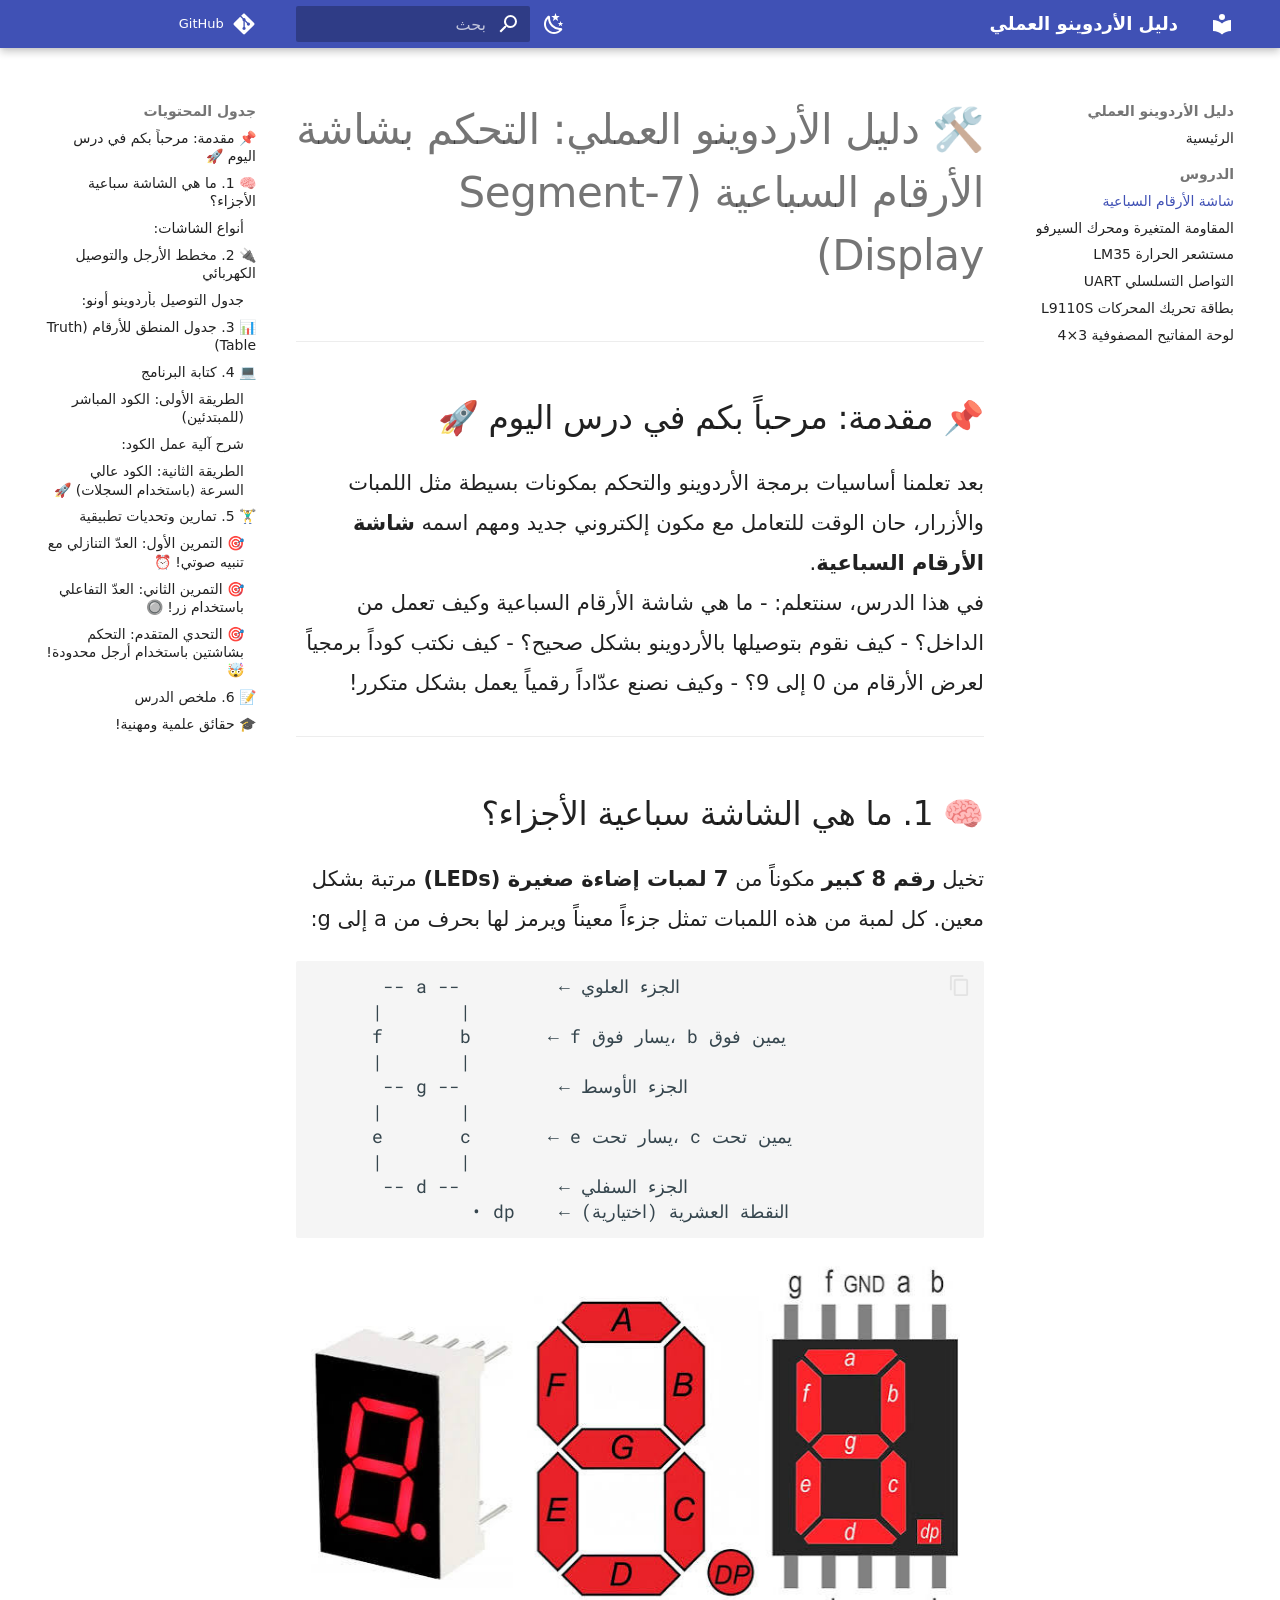
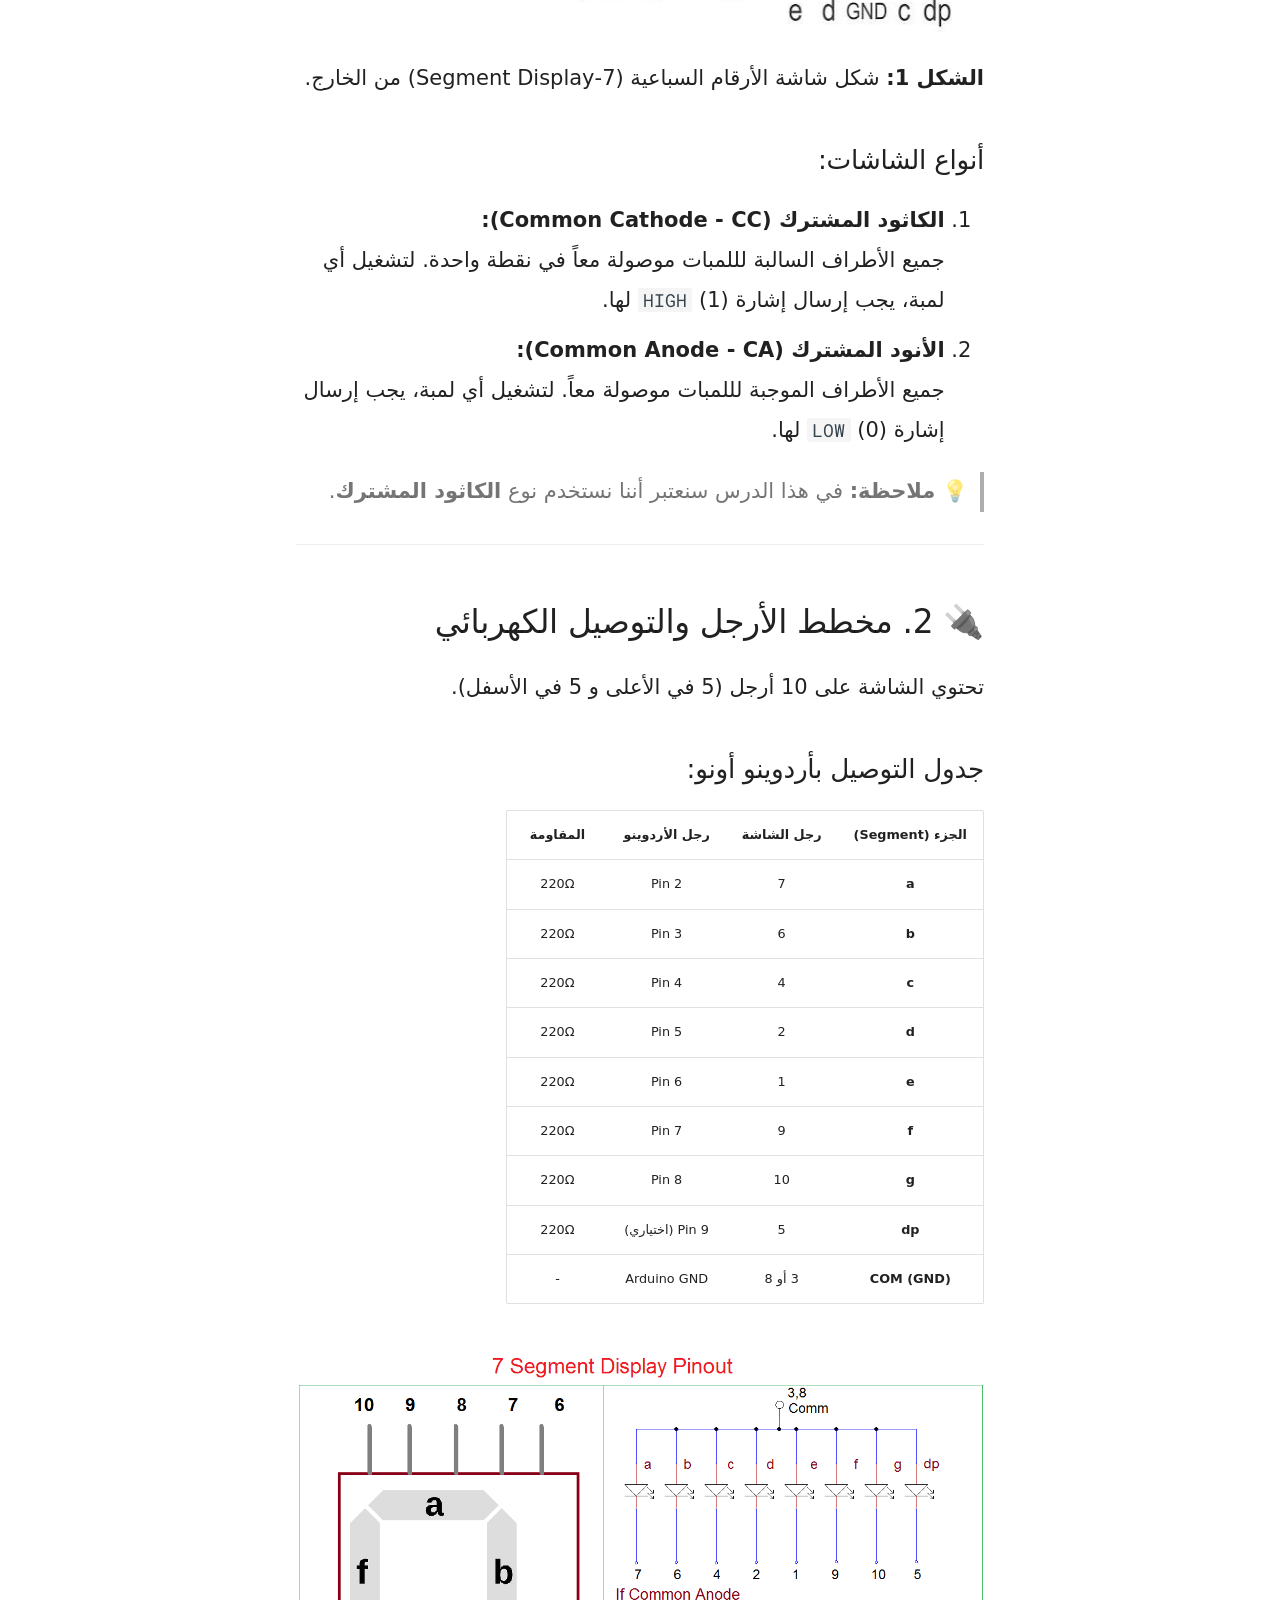
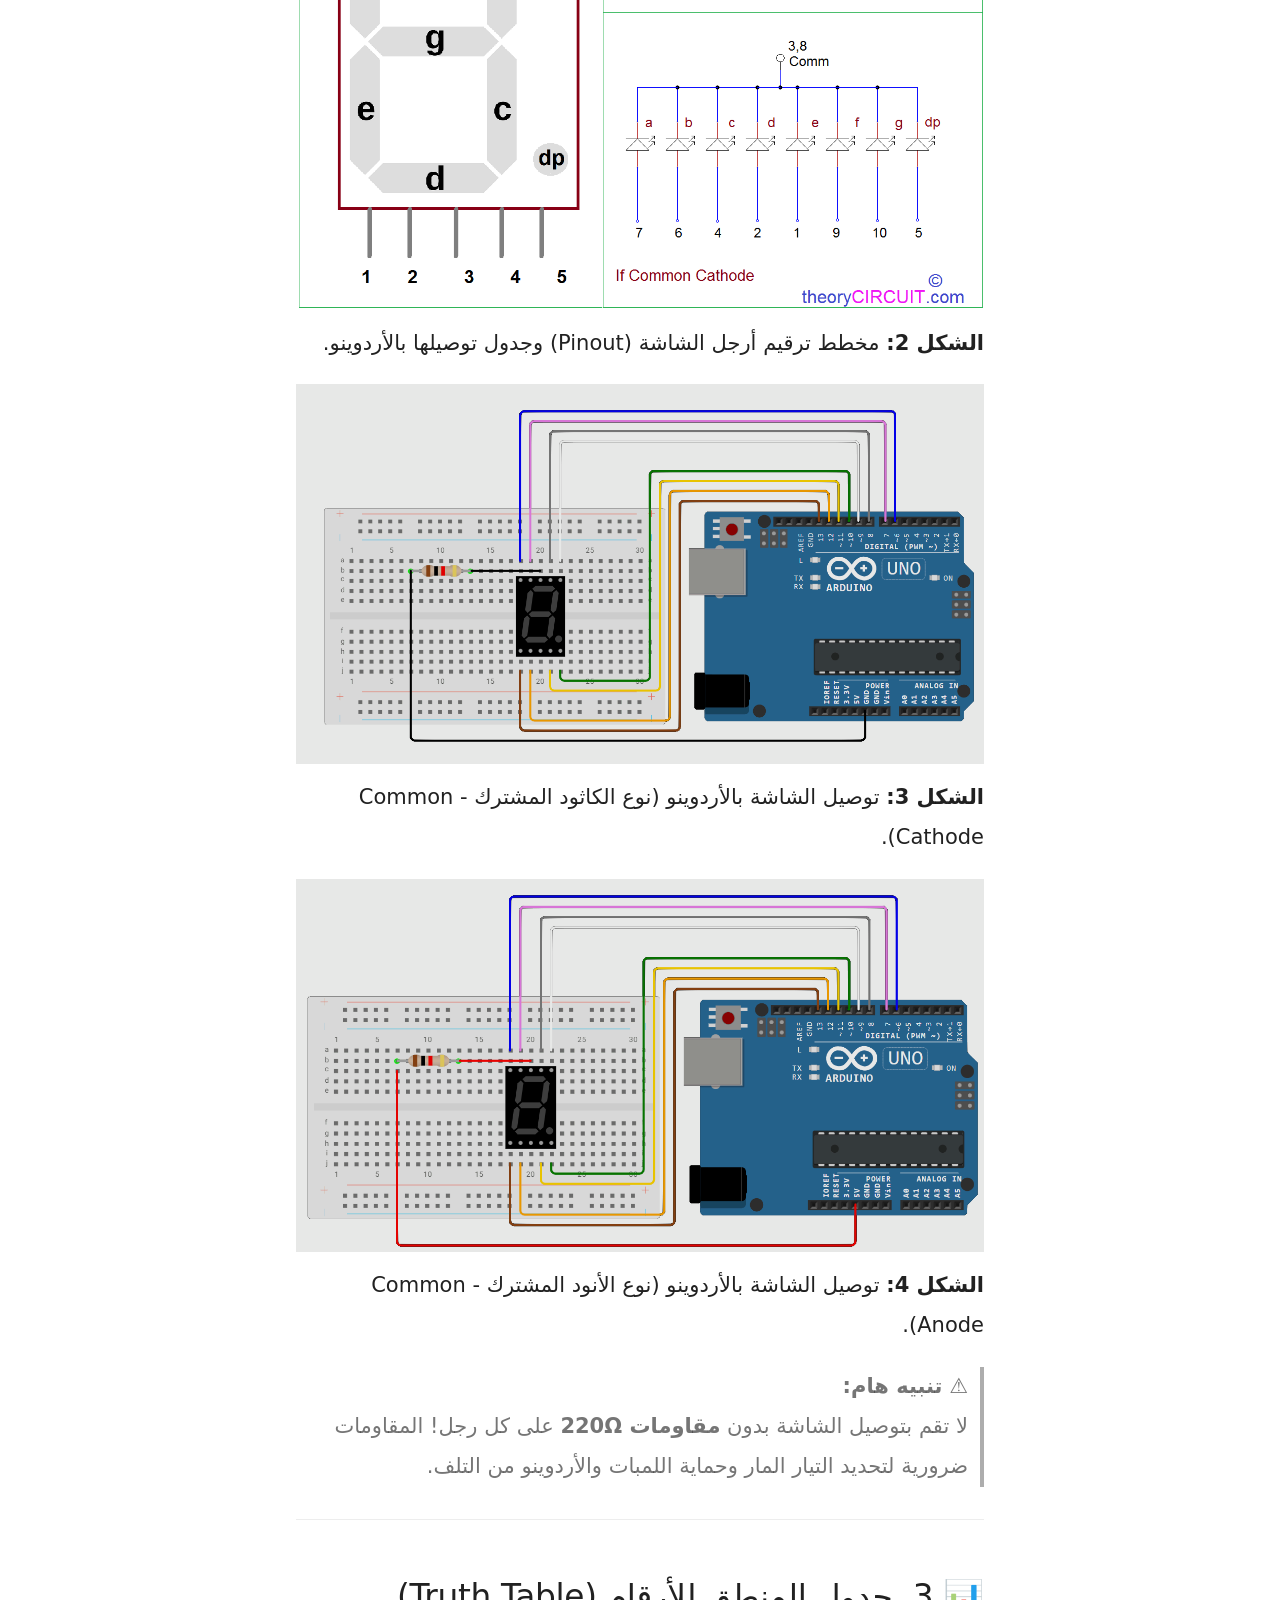
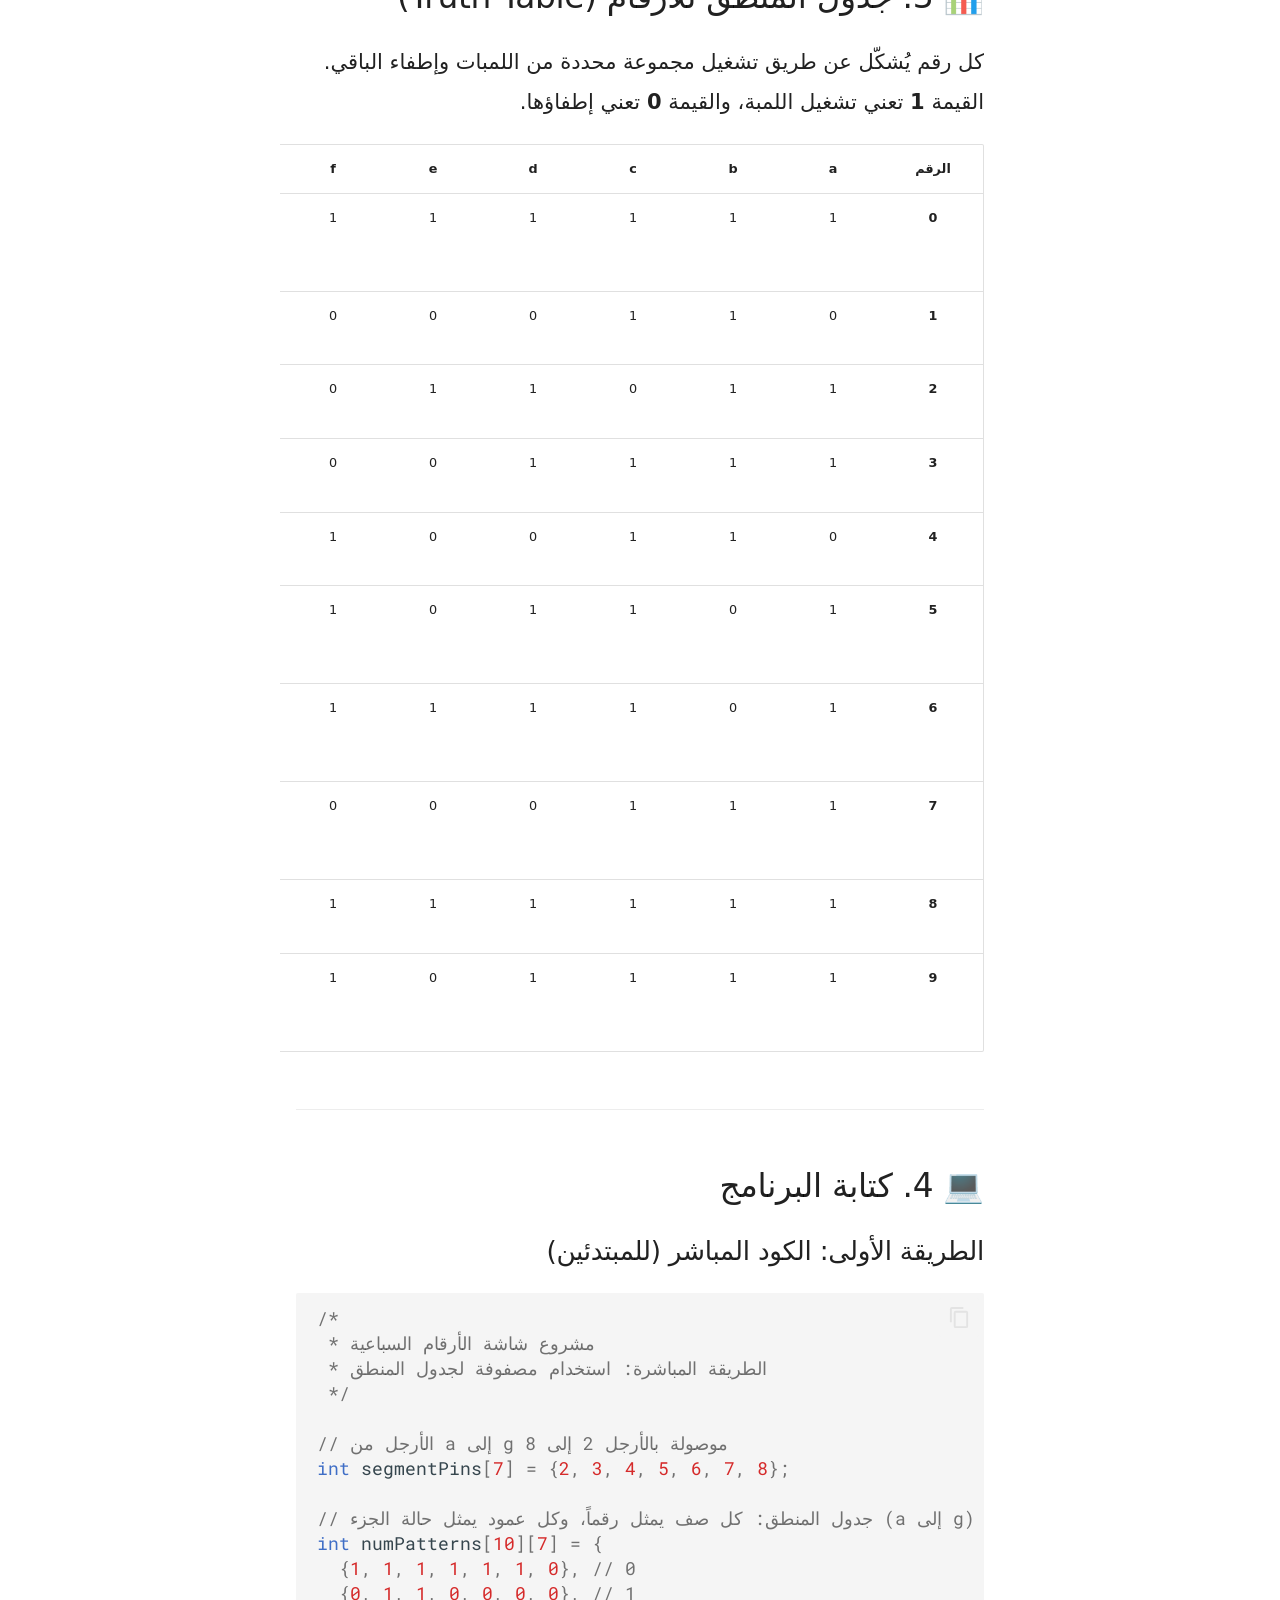
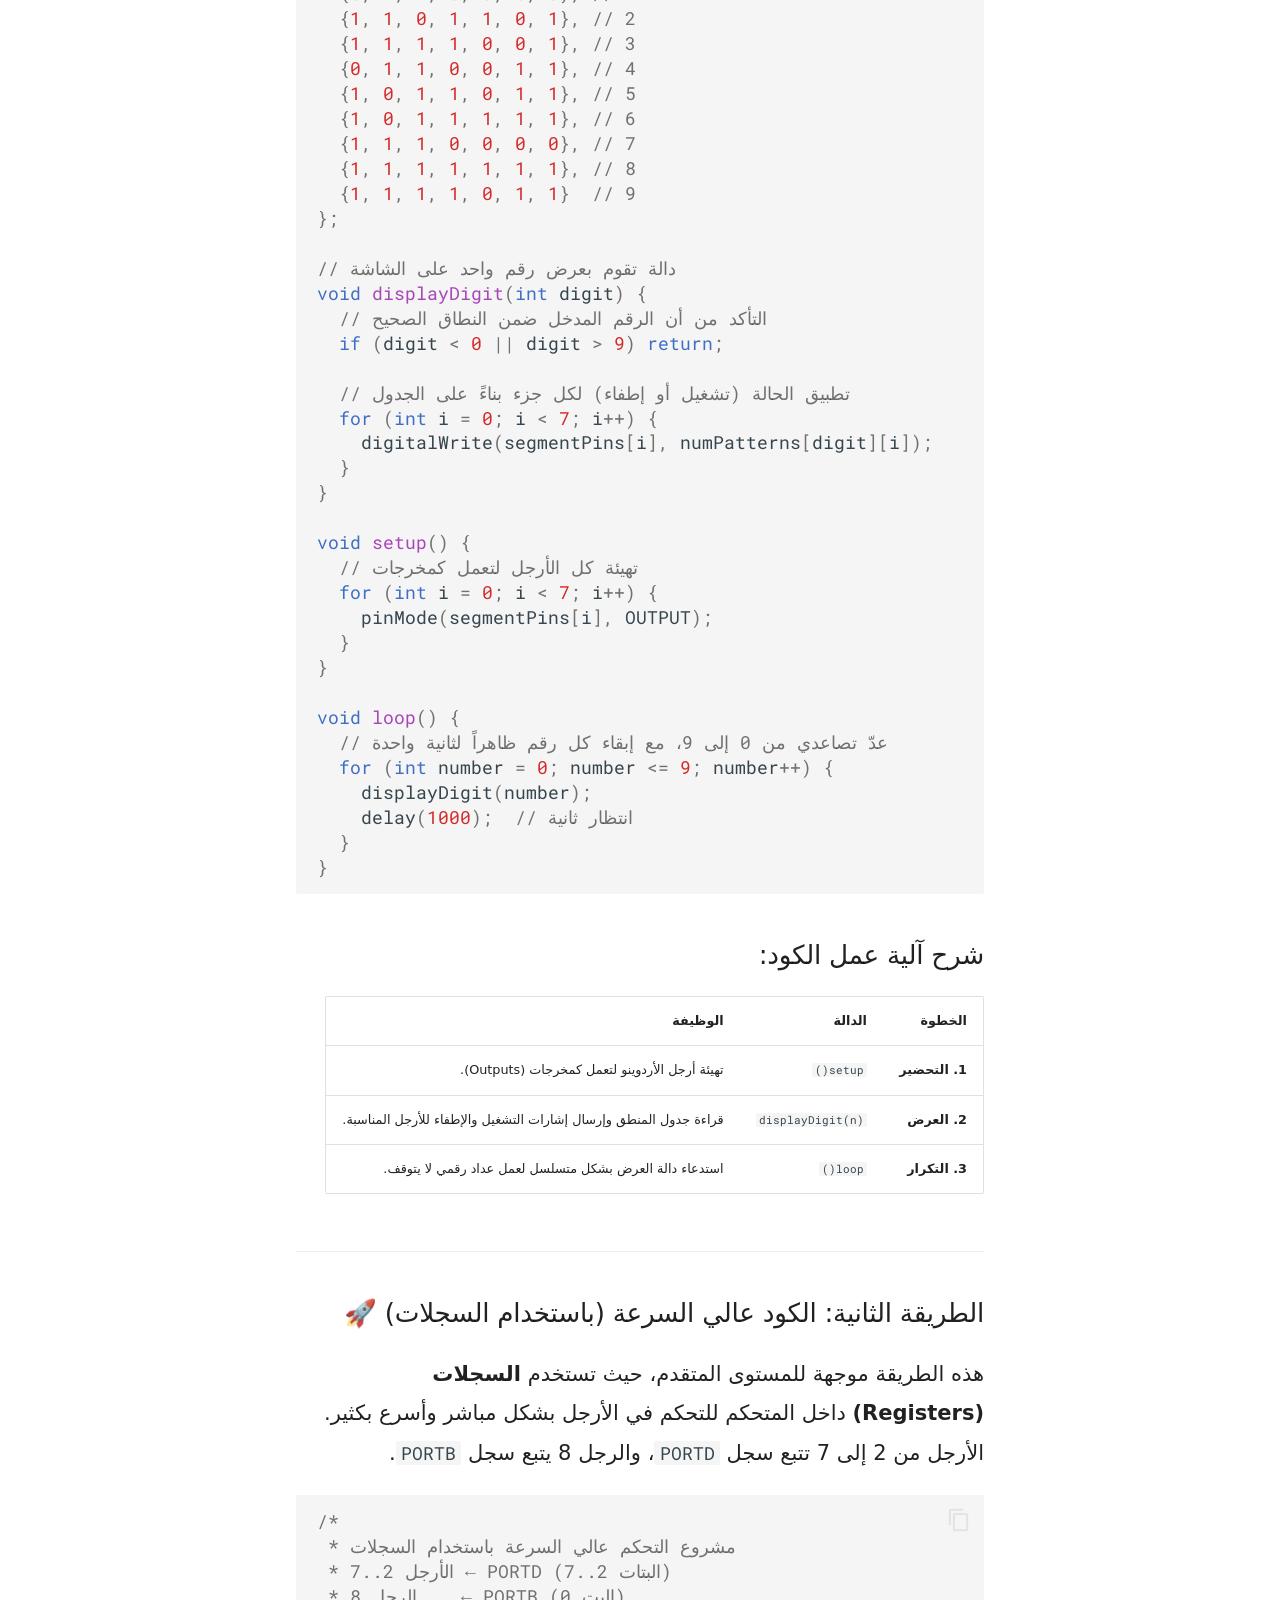
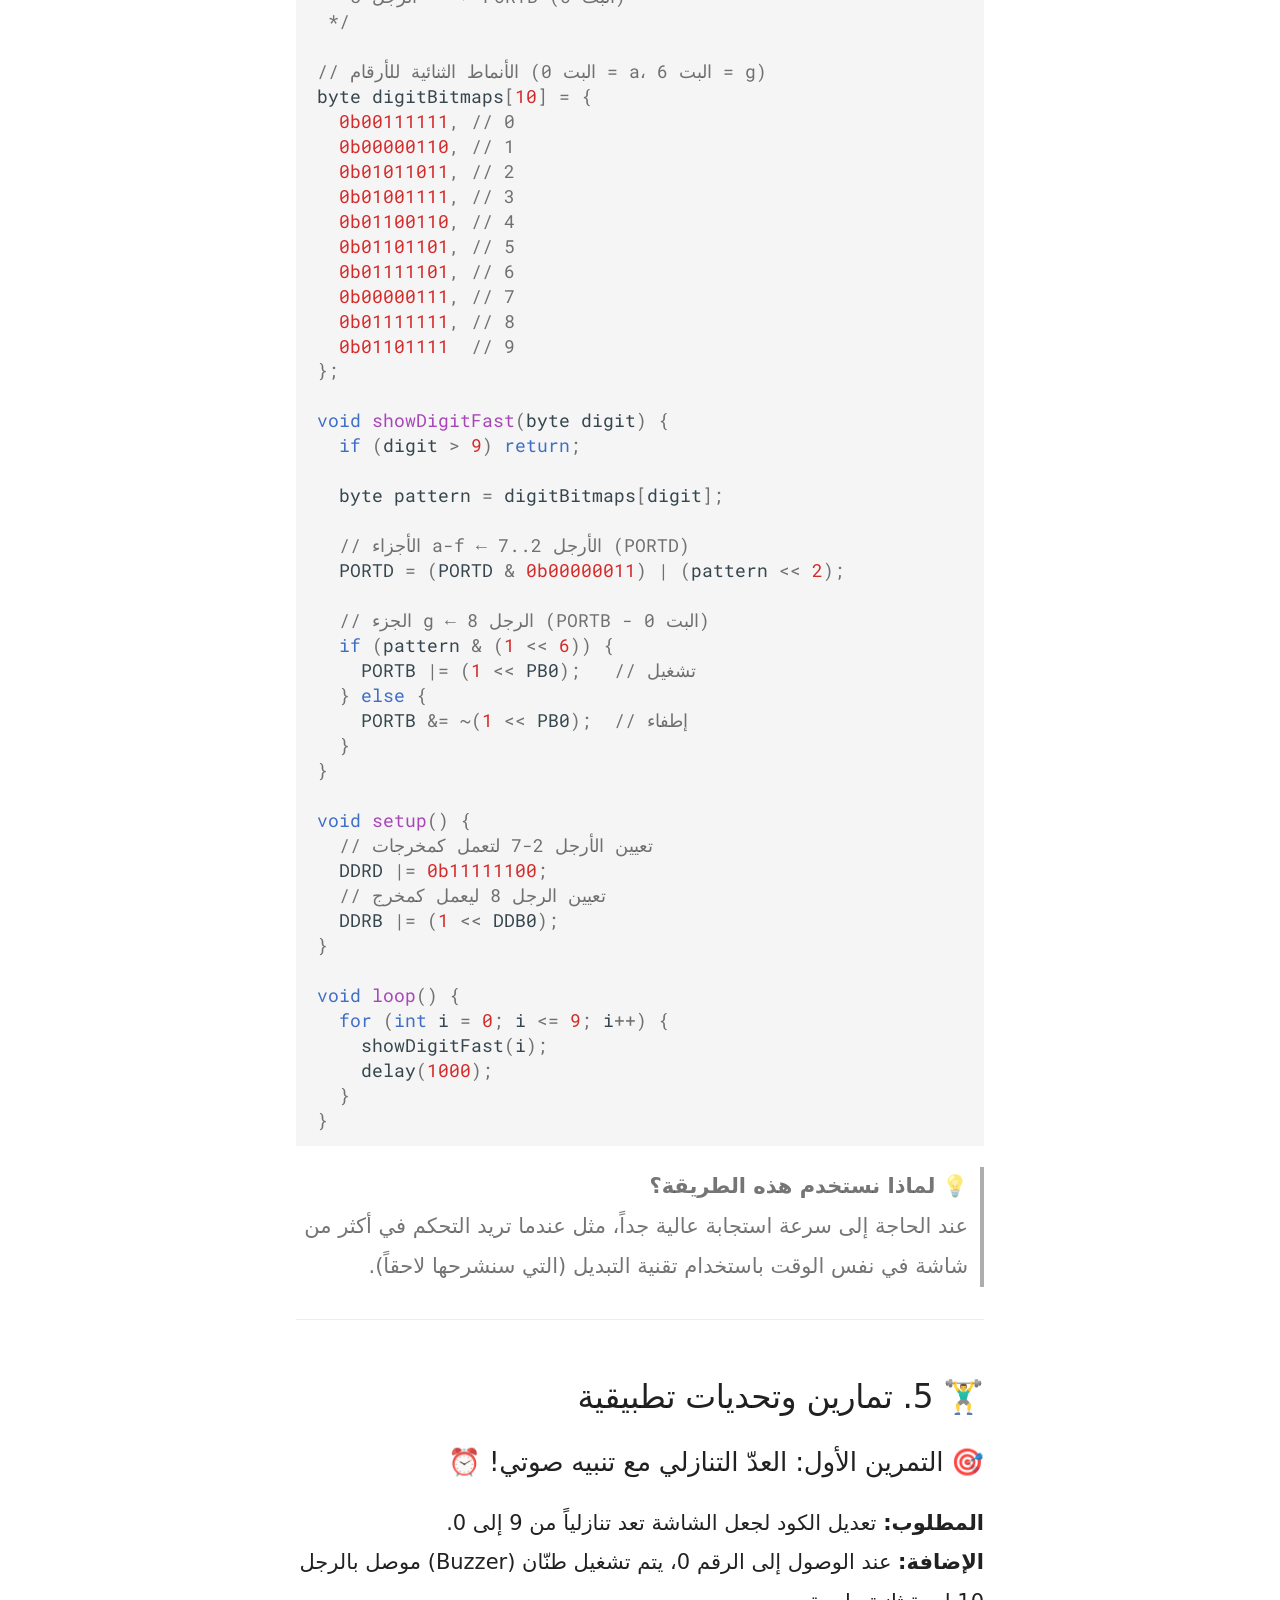
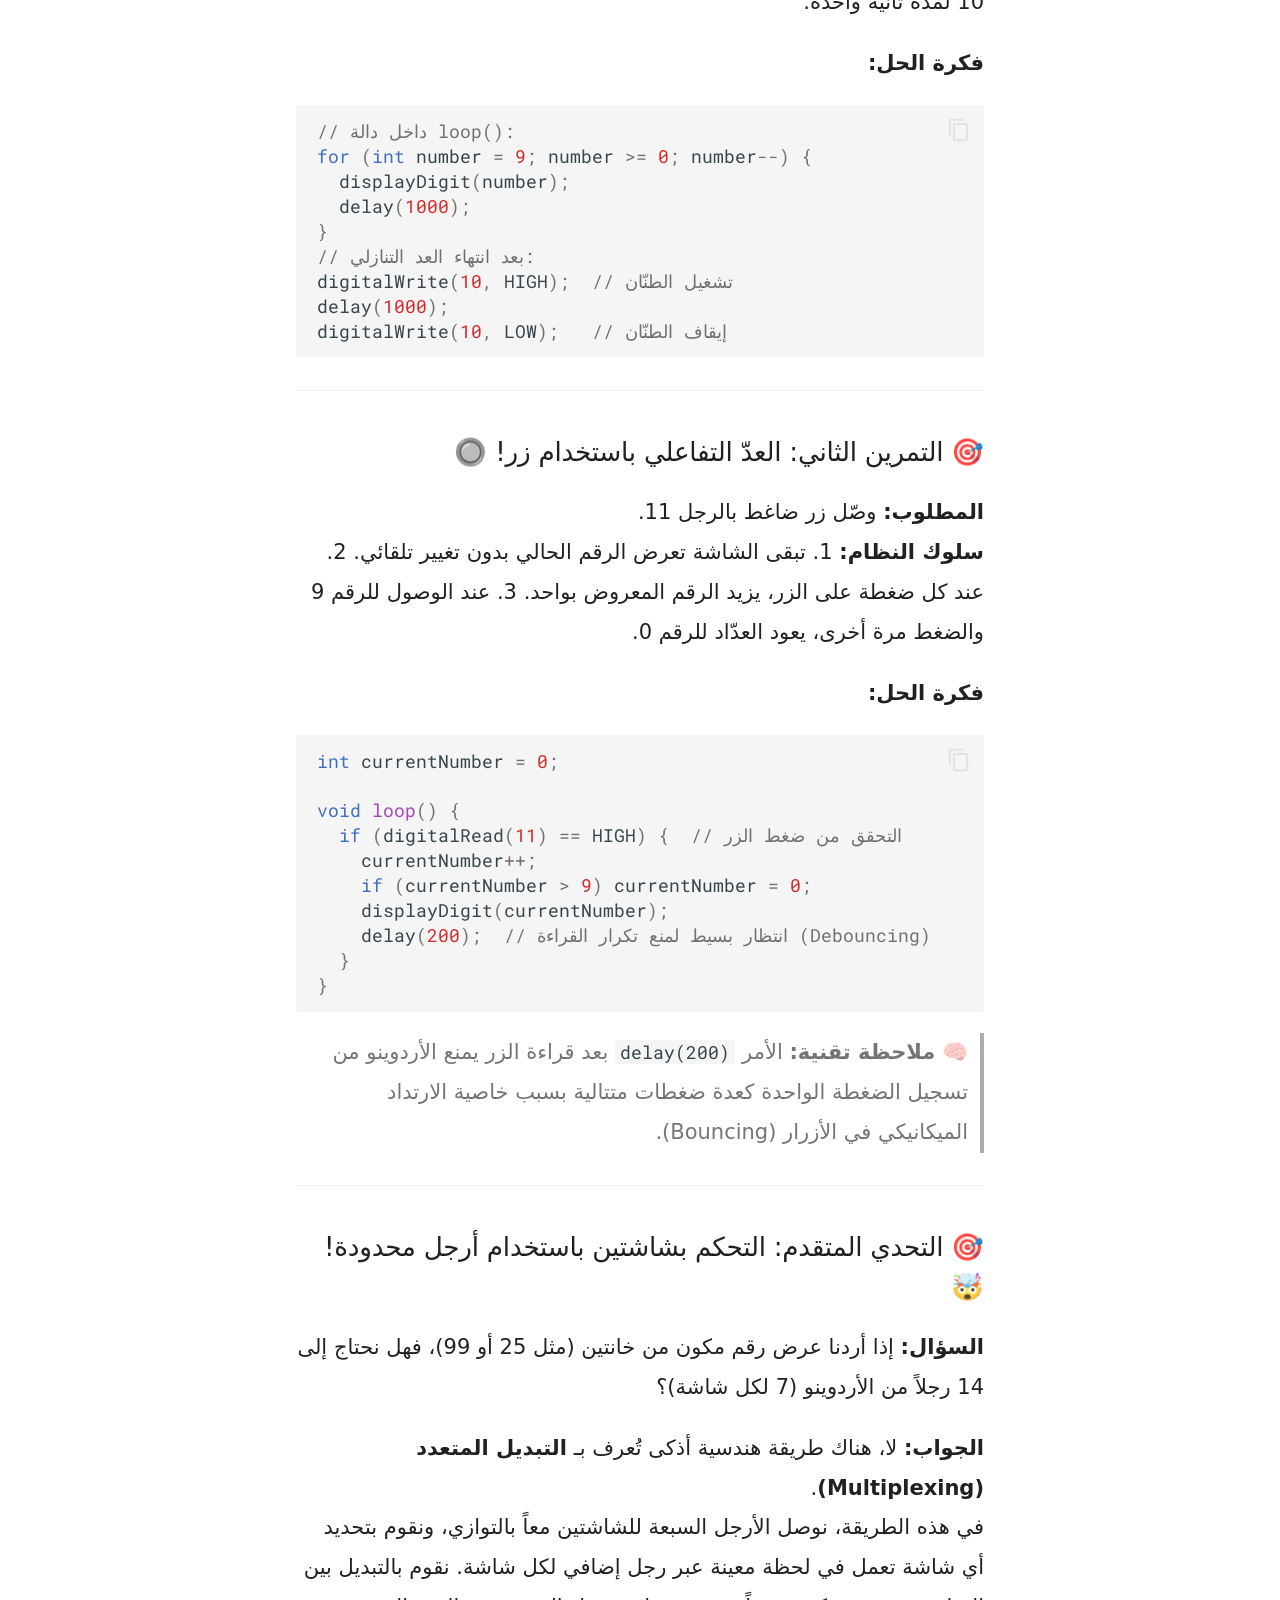
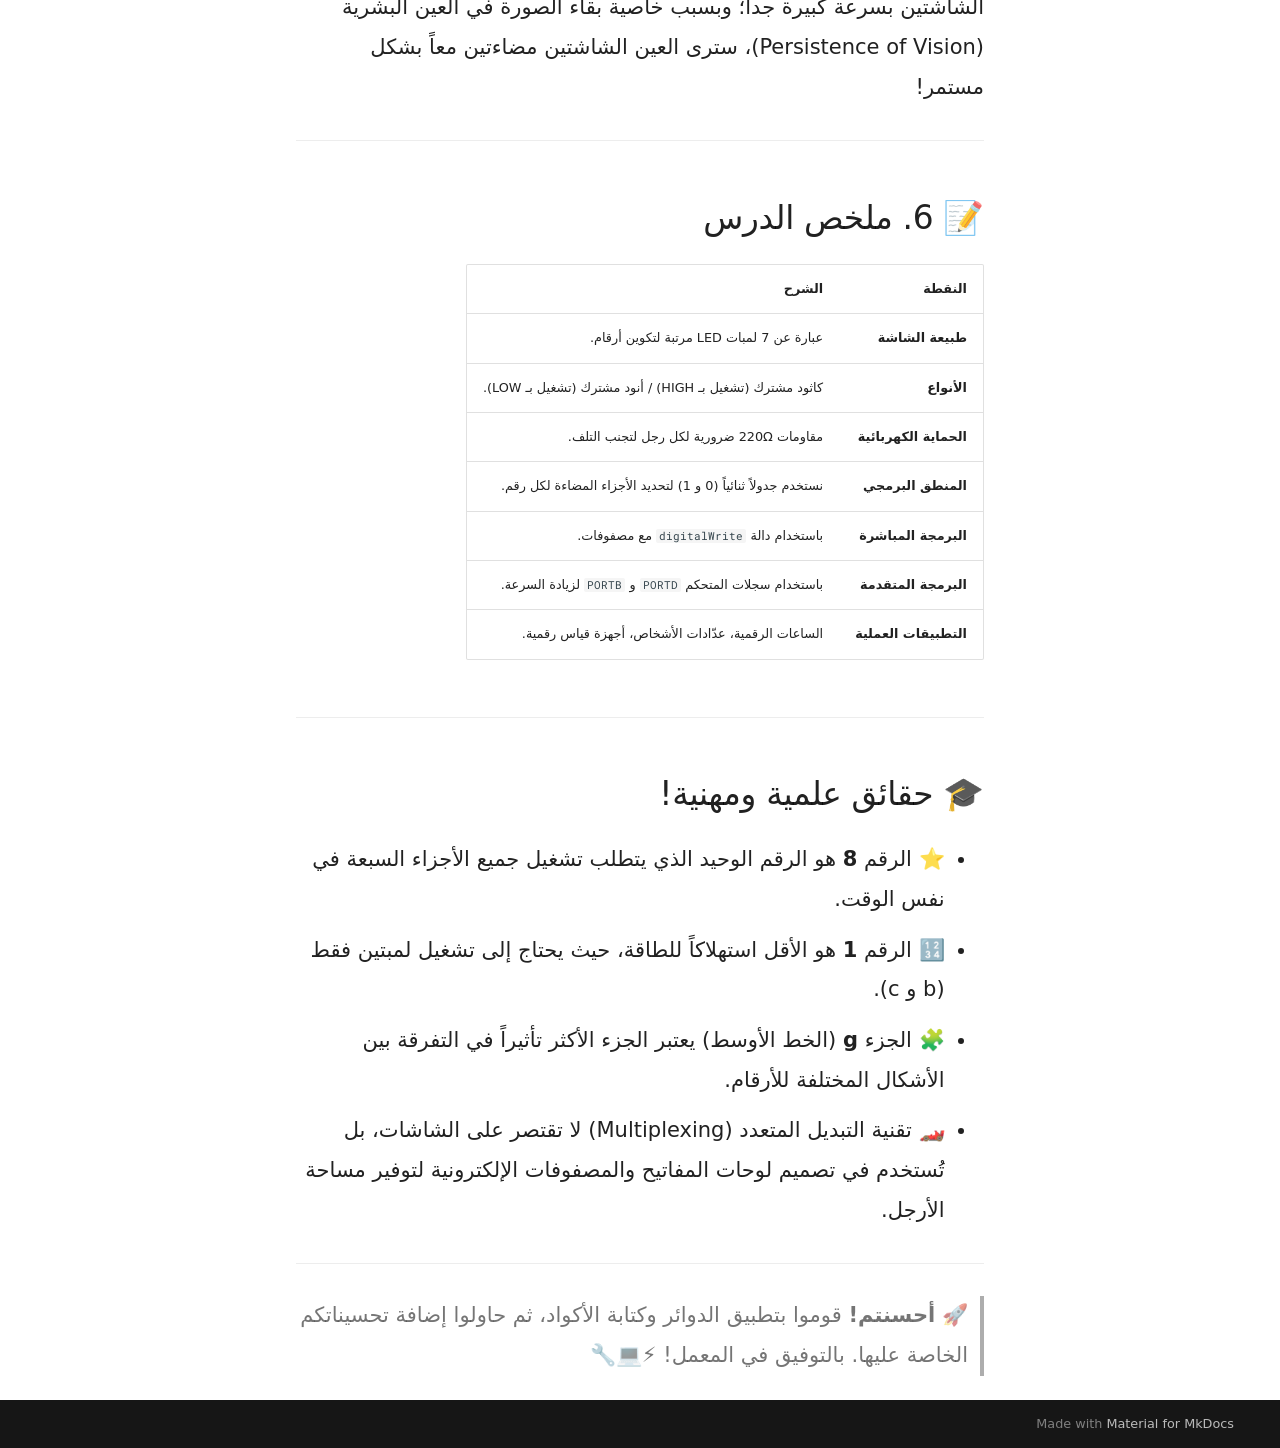
<file: seven_segment_guide/index.html>
<!doctype html>
<html lang="ar" class="no-js">
  <head>
    
      <meta charset="utf-8">
      <meta name="viewport" content="width=device-width,initial-scale=1">
      
        <meta name="description" content="سلسلة دروس عملية للأردوينو باللغة العربية">
      
      
        <meta name="author" content="Arduino Kids">
      
      
        <link rel="canonical" href="https://T4gamer.github.io/arduino_lvl_2/seven_segment_guide/">
      
      
        <link rel="prev" href="..">
      
      
        <link rel="next" href="../servo_potentiometer/">
      
      
        
      
      
      <link rel="icon" href="../assets/images/favicon.png">
      <meta name="generator" content="mkdocs-1.6.1, mkdocs-material-9.7.6">
    
    
      
        <title>شاشة الأرقام السباعية - دليل الأردوينو العملي</title>
      
    
    
      <link rel="stylesheet" href="../assets/stylesheets/main.484c7ddc.min.css">
      
        
        <link rel="stylesheet" href="../assets/stylesheets/palette.ab4e12ef.min.css">
      
      


    
    
      
    
    
      
        
        
        <link rel="preconnect" href="https://fonts.gstatic.com" crossorigin>
        <link rel="stylesheet" href="https://fonts.googleapis.com/css?family=Roboto:300,300i,400,400i,700,700i%7CRoboto+Mono:400,400i,700,700i&display=fallback">
        <style>:root{--md-text-font:"Roboto";--md-code-font:"Roboto Mono"}</style>
      
    
    
      <link rel="stylesheet" href="../css/extra.css">
    
    <script>__md_scope=new URL("..",location),__md_hash=e=>[...e].reduce(((e,_)=>(e<<5)-e+_.charCodeAt(0)),0),__md_get=(e,_=localStorage,t=__md_scope)=>JSON.parse(_.getItem(t.pathname+"."+e)),__md_set=(e,_,t=localStorage,a=__md_scope)=>{try{t.setItem(a.pathname+"."+e,JSON.stringify(_))}catch(e){}}</script>
    
      

    
    
  </head>
  
  
    
    
      
    
    
    
    
    <body dir="rtl" data-md-color-scheme="default" data-md-color-primary="indigo" data-md-color-accent="amber">
  
    
    <input class="md-toggle" data-md-toggle="drawer" type="checkbox" id="__drawer" autocomplete="off">
    <input class="md-toggle" data-md-toggle="search" type="checkbox" id="__search" autocomplete="off">
    <label class="md-overlay" for="__drawer"></label>
    <div data-md-component="skip">
      
        
        <a href="#7-segment-display" class="md-skip">
          انتقل إلى المحتوى
        </a>
      
    </div>
    <div data-md-component="announce">
      
    </div>
    
    
      

  

<header class="md-header md-header--shadow" data-md-component="header">
  <nav class="md-header__inner md-grid" aria-label="عنوان العارضة">
    <a href=".." title="دليل الأردوينو العملي" class="md-header__button md-logo" aria-label="دليل الأردوينو العملي" data-md-component="logo">
      
  
  <svg xmlns="http://www.w3.org/2000/svg" viewBox="0 0 24 24"><path d="M12 8a3 3 0 0 0 3-3 3 3 0 0 0-3-3 3 3 0 0 0-3 3 3 3 0 0 0 3 3m0 3.54C9.64 9.35 6.5 8 3 8v11c3.5 0 6.64 1.35 9 3.54 2.36-2.19 5.5-3.54 9-3.54V8c-3.5 0-6.64 1.35-9 3.54"/></svg>

    </a>
    <label class="md-header__button md-icon" for="__drawer">
      
      <svg xmlns="http://www.w3.org/2000/svg" viewBox="0 0 24 24"><path d="M3 6h18v2H3zm0 5h18v2H3zm0 5h18v2H3z"/></svg>
    </label>
    <div class="md-header__title" data-md-component="header-title">
      <div class="md-header__ellipsis">
        <div class="md-header__topic">
          <span class="md-ellipsis">
            دليل الأردوينو العملي
          </span>
        </div>
        <div class="md-header__topic" data-md-component="header-topic">
          <span class="md-ellipsis">
            
              شاشة الأرقام السباعية
            
          </span>
        </div>
      </div>
    </div>
    
      
        <form class="md-header__option" data-md-component="palette">
  
    
    
    
    <input class="md-option" data-md-color-media="" data-md-color-scheme="default" data-md-color-primary="indigo" data-md-color-accent="amber"  aria-label="الوضع الداكن"  type="radio" name="__palette" id="__palette_0">
    
      <label class="md-header__button md-icon" title="الوضع الداكن" for="__palette_1" hidden>
        <svg xmlns="http://www.w3.org/2000/svg" viewBox="0 0 24 24"><path d="m17.75 4.09-2.53 1.94.91 3.06-2.63-1.81-2.63 1.81.91-3.06-2.53-1.94L12.44 4l1.06-3 1.06 3zm3.5 6.91-1.64 1.25.59 1.98-1.7-1.17-1.7 1.17.59-1.98L15.75 11l2.06-.05L18.5 9l.69 1.95zm-2.28 4.95c.83-.08 1.72 1.1 1.19 1.85-.32.45-.66.87-1.08 1.27C15.17 23 8.84 23 4.94 19.07c-3.91-3.9-3.91-10.24 0-14.14.4-.4.82-.76 1.27-1.08.75-.53 1.93.36 1.85 1.19-.27 2.86.69 5.83 2.89 8.02a9.96 9.96 0 0 0 8.02 2.89m-1.64 2.02a12.08 12.08 0 0 1-7.8-3.47c-2.17-2.19-3.33-5-3.49-7.82-2.81 3.14-2.7 7.96.31 10.98 3.02 3.01 7.84 3.12 10.98.31"/></svg>
      </label>
    
  
    
    
    
    <input class="md-option" data-md-color-media="" data-md-color-scheme="slate" data-md-color-primary="indigo" data-md-color-accent="amber"  aria-label="الوضع الفاتح"  type="radio" name="__palette" id="__palette_1">
    
      <label class="md-header__button md-icon" title="الوضع الفاتح" for="__palette_0" hidden>
        <svg xmlns="http://www.w3.org/2000/svg" viewBox="0 0 24 24"><path d="M12 7a5 5 0 0 1 5 5 5 5 0 0 1-5 5 5 5 0 0 1-5-5 5 5 0 0 1 5-5m0 2a3 3 0 0 0-3 3 3 3 0 0 0 3 3 3 3 0 0 0 3-3 3 3 0 0 0-3-3m0-7 2.39 3.42C13.65 5.15 12.84 5 12 5s-1.65.15-2.39.42zM3.34 7l4.16-.35A7.2 7.2 0 0 0 5.94 8.5c-.44.74-.69 1.5-.83 2.29zm.02 10 1.76-3.77a7.131 7.131 0 0 0 2.38 4.14zM20.65 7l-1.77 3.79a7.02 7.02 0 0 0-2.38-4.15zm-.01 10-4.14.36c.59-.51 1.12-1.14 1.54-1.86.42-.73.69-1.5.83-2.29zM12 22l-2.41-3.44c.74.27 1.55.44 2.41.44.82 0 1.63-.17 2.37-.44z"/></svg>
      </label>
    
  
</form>
      
    
    
      <script>var palette=__md_get("__palette");if(palette&&palette.color){if("(prefers-color-scheme)"===palette.color.media){var media=matchMedia("(prefers-color-scheme: light)"),input=document.querySelector(media.matches?"[data-md-color-media='(prefers-color-scheme: light)']":"[data-md-color-media='(prefers-color-scheme: dark)']");palette.color.media=input.getAttribute("data-md-color-media"),palette.color.scheme=input.getAttribute("data-md-color-scheme"),palette.color.primary=input.getAttribute("data-md-color-primary"),palette.color.accent=input.getAttribute("data-md-color-accent")}for(var[key,value]of Object.entries(palette.color))document.body.setAttribute("data-md-color-"+key,value)}</script>
    
    
    
      
      
        <label class="md-header__button md-icon" for="__search">
          
          <svg xmlns="http://www.w3.org/2000/svg" viewBox="0 0 24 24"><path d="M9.5 3A6.5 6.5 0 0 1 16 9.5c0 1.61-.59 3.09-1.56 4.23l.27.27h.79l5 5-1.5 1.5-5-5v-.79l-.27-.27A6.52 6.52 0 0 1 9.5 16 6.5 6.5 0 0 1 3 9.5 6.5 6.5 0 0 1 9.5 3m0 2C7 5 5 7 5 9.5S7 14 9.5 14 14 12 14 9.5 12 5 9.5 5"/></svg>
        </label>
        <div class="md-search" data-md-component="search" role="dialog">
  <label class="md-search__overlay" for="__search"></label>
  <div class="md-search__inner" role="search">
    <form class="md-search__form" name="search">
      <input type="text" class="md-search__input" name="query" aria-label="بحث" placeholder="بحث" autocapitalize="off" autocorrect="off" autocomplete="off" spellcheck="false" data-md-component="search-query" required>
      <label class="md-search__icon md-icon" for="__search">
        
        <svg xmlns="http://www.w3.org/2000/svg" viewBox="0 0 24 24"><path d="M9.5 3A6.5 6.5 0 0 1 16 9.5c0 1.61-.59 3.09-1.56 4.23l.27.27h.79l5 5-1.5 1.5-5-5v-.79l-.27-.27A6.52 6.52 0 0 1 9.5 16 6.5 6.5 0 0 1 3 9.5 6.5 6.5 0 0 1 9.5 3m0 2C7 5 5 7 5 9.5S7 14 9.5 14 14 12 14 9.5 12 5 9.5 5"/></svg>
        
        <svg xmlns="http://www.w3.org/2000/svg" viewBox="0 0 24 24"><path d="M20 11v2H8l5.5 5.5-1.42 1.42L4.16 12l7.92-7.92L13.5 5.5 8 11z"/></svg>
      </label>
      <nav class="md-search__options" aria-label="إبحث">
        
        <button type="reset" class="md-search__icon md-icon" title="مسح كلي" aria-label="مسح كلي" tabindex="-1">
          
          <svg xmlns="http://www.w3.org/2000/svg" viewBox="0 0 24 24"><path d="M19 6.41 17.59 5 12 10.59 6.41 5 5 6.41 10.59 12 5 17.59 6.41 19 12 13.41 17.59 19 19 17.59 13.41 12z"/></svg>
        </button>
      </nav>
      
        <div class="md-search__suggest" data-md-component="search-suggest"></div>
      
    </form>
    <div class="md-search__output">
      <div class="md-search__scrollwrap" tabindex="0" data-md-scrollfix>
        <div class="md-search-result" data-md-component="search-result">
          <div class="md-search-result__meta">
            بدء البحث
          </div>
          <ol class="md-search-result__list" role="presentation"></ol>
        </div>
      </div>
    </div>
  </div>
</div>
      
    
    
      <div class="md-header__source">
        <a href="https://github.com/T4gamer/arduino_lvl_2" title="اذهب إلى المصدر" class="md-source" data-md-component="source">
  <div class="md-source__icon md-icon">
    
    <svg xmlns="http://www.w3.org/2000/svg" viewBox="0 0 448 512"><!--! Font Awesome Free 7.1.0 by @fontawesome - https://fontawesome.com License - https://fontawesome.com/license/free (Icons: CC BY 4.0, Fonts: SIL OFL 1.1, Code: MIT License) Copyright 2025 Fonticons, Inc.--><path d="M439.6 236.1 244 40.5c-5.4-5.5-12.8-8.5-20.4-8.5s-15 3-20.4 8.4L162.5 81l51.5 51.5c27.1-9.1 52.7 16.8 43.4 43.7l49.7 49.7c34.2-11.8 61.2 31 35.5 56.7-26.5 26.5-70.2-2.9-56-37.3L240.3 199v121.9c25.3 12.5 22.3 41.8 9.1 55-6.4 6.4-15.2 10.1-24.3 10.1s-17.8-3.6-24.3-10.1c-17.6-17.6-11.1-46.9 11.2-56v-123c-20.8-8.5-24.6-30.7-18.6-45L142.6 101 8.5 235.1C3 240.6 0 247.9 0 255.5s3 15 8.5 20.4l195.6 195.7c5.4 5.4 12.7 8.4 20.4 8.4s15-3 20.4-8.4l194.7-194.7c5.4-5.4 8.4-12.8 8.4-20.4s-3-15-8.4-20.4"/></svg>
  </div>
  <div class="md-source__repository">
    GitHub
  </div>
</a>
      </div>
    
  </nav>
  
</header>
    
    <div class="md-container" data-md-component="container">
      
      
        
          
        
      
      <main class="md-main" data-md-component="main">
        <div class="md-main__inner md-grid">
          
            
              
              <div class="md-sidebar md-sidebar--primary" data-md-component="sidebar" data-md-type="navigation" >
                <div class="md-sidebar__scrollwrap">
                  <div class="md-sidebar__inner">
                    



<nav class="md-nav md-nav--primary" aria-label="تصفح" data-md-level="0">
  <label class="md-nav__title" for="__drawer">
    <a href=".." title="دليل الأردوينو العملي" class="md-nav__button md-logo" aria-label="دليل الأردوينو العملي" data-md-component="logo">
      
  
  <svg xmlns="http://www.w3.org/2000/svg" viewBox="0 0 24 24"><path d="M12 8a3 3 0 0 0 3-3 3 3 0 0 0-3-3 3 3 0 0 0-3 3 3 3 0 0 0 3 3m0 3.54C9.64 9.35 6.5 8 3 8v11c3.5 0 6.64 1.35 9 3.54 2.36-2.19 5.5-3.54 9-3.54V8c-3.5 0-6.64 1.35-9 3.54"/></svg>

    </a>
    دليل الأردوينو العملي
  </label>
  
    <div class="md-nav__source">
      <a href="https://github.com/T4gamer/arduino_lvl_2" title="اذهب إلى المصدر" class="md-source" data-md-component="source">
  <div class="md-source__icon md-icon">
    
    <svg xmlns="http://www.w3.org/2000/svg" viewBox="0 0 448 512"><!--! Font Awesome Free 7.1.0 by @fontawesome - https://fontawesome.com License - https://fontawesome.com/license/free (Icons: CC BY 4.0, Fonts: SIL OFL 1.1, Code: MIT License) Copyright 2025 Fonticons, Inc.--><path d="M439.6 236.1 244 40.5c-5.4-5.5-12.8-8.5-20.4-8.5s-15 3-20.4 8.4L162.5 81l51.5 51.5c27.1-9.1 52.7 16.8 43.4 43.7l49.7 49.7c34.2-11.8 61.2 31 35.5 56.7-26.5 26.5-70.2-2.9-56-37.3L240.3 199v121.9c25.3 12.5 22.3 41.8 9.1 55-6.4 6.4-15.2 10.1-24.3 10.1s-17.8-3.6-24.3-10.1c-17.6-17.6-11.1-46.9 11.2-56v-123c-20.8-8.5-24.6-30.7-18.6-45L142.6 101 8.5 235.1C3 240.6 0 247.9 0 255.5s3 15 8.5 20.4l195.6 195.7c5.4 5.4 12.7 8.4 20.4 8.4s15-3 20.4-8.4l194.7-194.7c5.4-5.4 8.4-12.8 8.4-20.4s-3-15-8.4-20.4"/></svg>
  </div>
  <div class="md-source__repository">
    GitHub
  </div>
</a>
    </div>
  
  <ul class="md-nav__list" data-md-scrollfix>
    
      
      
  
  
  
  
    <li class="md-nav__item">
      <a href=".." class="md-nav__link">
        
  
  
  <span class="md-ellipsis">
    
  
    الرئيسية
  

    
  </span>
  
  

      </a>
    </li>
  

    
      
      
  
  
    
  
  
  
    
    
    
    
      
        
        
      
    
    
    <li class="md-nav__item md-nav__item--active md-nav__item--section md-nav__item--nested">
      
        
        
        <input class="md-nav__toggle md-toggle " type="checkbox" id="__nav_2" checked>
        
          
          <label class="md-nav__link" for="__nav_2" id="__nav_2_label" tabindex="">
            
  
  
  <span class="md-ellipsis">
    
  
    الدروس
  

    
  </span>
  
  

            <span class="md-nav__icon md-icon"></span>
          </label>
        
        <nav class="md-nav" data-md-level="1" aria-labelledby="__nav_2_label" aria-expanded="true">
          <label class="md-nav__title" for="__nav_2">
            <span class="md-nav__icon md-icon"></span>
            
  
    الدروس
  

          </label>
          <ul class="md-nav__list" data-md-scrollfix>
            
              
                
  
  
    
  
  
  
    <li class="md-nav__item md-nav__item--active">
      
      <input class="md-nav__toggle md-toggle" type="checkbox" id="__toc">
      
      
        
      
      
        <label class="md-nav__link md-nav__link--active" for="__toc">
          
  
  
  <span class="md-ellipsis">
    
  
    شاشة الأرقام السباعية
  

    
  </span>
  
  

          <span class="md-nav__icon md-icon"></span>
        </label>
      
      <a href="./" class="md-nav__link md-nav__link--active">
        
  
  
  <span class="md-ellipsis">
    
  
    شاشة الأرقام السباعية
  

    
  </span>
  
  

      </a>
      
        

<nav class="md-nav md-nav--secondary" aria-label="جدول المحتويات">
  
  
  
    
  
  
    <label class="md-nav__title" for="__toc">
      <span class="md-nav__icon md-icon"></span>
      جدول المحتويات
    </label>
    <ul class="md-nav__list" data-md-component="toc" data-md-scrollfix>
      
        <li class="md-nav__item">
  <a href="#_1" class="md-nav__link">
    <span class="md-ellipsis">
      
        📌 مقدمة: مرحباً بكم في درس اليوم 🚀
      
    </span>
  </a>
  
</li>
      
        <li class="md-nav__item">
  <a href="#1" class="md-nav__link">
    <span class="md-ellipsis">
      
        🧠 1. ما هي الشاشة سباعية الأجزاء؟
      
    </span>
  </a>
  
    <nav class="md-nav" aria-label="🧠 1. ما هي الشاشة سباعية الأجزاء؟">
      <ul class="md-nav__list">
        
          <li class="md-nav__item">
  <a href="#_2" class="md-nav__link">
    <span class="md-ellipsis">
      
        أنواع الشاشات:
      
    </span>
  </a>
  
</li>
        
      </ul>
    </nav>
  
</li>
      
        <li class="md-nav__item">
  <a href="#2" class="md-nav__link">
    <span class="md-ellipsis">
      
        🔌 2. مخطط الأرجل والتوصيل الكهربائي
      
    </span>
  </a>
  
    <nav class="md-nav" aria-label="🔌 2. مخطط الأرجل والتوصيل الكهربائي">
      <ul class="md-nav__list">
        
          <li class="md-nav__item">
  <a href="#_3" class="md-nav__link">
    <span class="md-ellipsis">
      
        جدول التوصيل بأردوينو أونو:
      
    </span>
  </a>
  
</li>
        
      </ul>
    </nav>
  
</li>
      
        <li class="md-nav__item">
  <a href="#3-truth-table" class="md-nav__link">
    <span class="md-ellipsis">
      
        📊 3. جدول المنطق للأرقام (Truth Table)
      
    </span>
  </a>
  
</li>
      
        <li class="md-nav__item">
  <a href="#4" class="md-nav__link">
    <span class="md-ellipsis">
      
        💻 4. كتابة البرنامج
      
    </span>
  </a>
  
    <nav class="md-nav" aria-label="💻 4. كتابة البرنامج">
      <ul class="md-nav__list">
        
          <li class="md-nav__item">
  <a href="#_4" class="md-nav__link">
    <span class="md-ellipsis">
      
        الطريقة الأولى: الكود المباشر (للمبتدئين)
      
    </span>
  </a>
  
</li>
        
          <li class="md-nav__item">
  <a href="#_5" class="md-nav__link">
    <span class="md-ellipsis">
      
        شرح آلية عمل الكود:
      
    </span>
  </a>
  
</li>
        
          <li class="md-nav__item">
  <a href="#_6" class="md-nav__link">
    <span class="md-ellipsis">
      
        الطريقة الثانية: الكود عالي السرعة (باستخدام السجلات) 🚀
      
    </span>
  </a>
  
</li>
        
      </ul>
    </nav>
  
</li>
      
        <li class="md-nav__item">
  <a href="#5" class="md-nav__link">
    <span class="md-ellipsis">
      
        🏋️‍♂️ 5. تمارين وتحديات تطبيقية
      
    </span>
  </a>
  
    <nav class="md-nav" aria-label="🏋️‍♂️ 5. تمارين وتحديات تطبيقية">
      <ul class="md-nav__list">
        
          <li class="md-nav__item">
  <a href="#_7" class="md-nav__link">
    <span class="md-ellipsis">
      
        🎯 التمرين الأول: العدّ التنازلي مع تنبيه صوتي! ⏰
      
    </span>
  </a>
  
</li>
        
          <li class="md-nav__item">
  <a href="#_8" class="md-nav__link">
    <span class="md-ellipsis">
      
        🎯 التمرين الثاني: العدّ التفاعلي باستخدام زر! 🔘
      
    </span>
  </a>
  
</li>
        
          <li class="md-nav__item">
  <a href="#_9" class="md-nav__link">
    <span class="md-ellipsis">
      
        🎯 التحدي المتقدم: التحكم بشاشتين باستخدام أرجل محدودة! 🤯
      
    </span>
  </a>
  
</li>
        
      </ul>
    </nav>
  
</li>
      
        <li class="md-nav__item">
  <a href="#6" class="md-nav__link">
    <span class="md-ellipsis">
      
        📝 6. ملخص الدرس
      
    </span>
  </a>
  
</li>
      
        <li class="md-nav__item">
  <a href="#_10" class="md-nav__link">
    <span class="md-ellipsis">
      
        🎓 حقائق علمية ومهنية!
      
    </span>
  </a>
  
</li>
      
    </ul>
  
</nav>
      
    </li>
  

              
            
              
                
  
  
  
  
    <li class="md-nav__item">
      <a href="../servo_potentiometer/" class="md-nav__link">
        
  
  
  <span class="md-ellipsis">
    
  
    المقاومة المتغيرة ومحرك السيرفو
  

    
  </span>
  
  

      </a>
    </li>
  

              
            
              
                
  
  
  
  
    <li class="md-nav__item">
      <a href="../lm35/" class="md-nav__link">
        
  
  
  <span class="md-ellipsis">
    
  
    مستشعر الحرارة LM35
  

    
  </span>
  
  

      </a>
    </li>
  

              
            
              
                
  
  
  
  
    <li class="md-nav__item">
      <a href="../UART_Serial_Buttons_Lesson/" class="md-nav__link">
        
  
  
  <span class="md-ellipsis">
    
  
    التواصل التسلسلي UART
  

    
  </span>
  
  

      </a>
    </li>
  

              
            
              
                
  
  
  
  
    <li class="md-nav__item">
      <a href="../L9110S_motor_driver/" class="md-nav__link">
        
  
  
  <span class="md-ellipsis">
    
  
    بطاقة تحريك المحركات L9110S
  

    
  </span>
  
  

      </a>
    </li>
  

              
            
              
                
  
  
  
  
    <li class="md-nav__item">
      <a href="../matrix_keypad_3x4/" class="md-nav__link">
        
  
  
  <span class="md-ellipsis">
    
  
    لوحة المفاتيح المصفوفية 3×4
  

    
  </span>
  
  

      </a>
    </li>
  

              
            
          </ul>
        </nav>
      
    </li>
  

    
  </ul>
</nav>
                  </div>
                </div>
              </div>
            
            
              
              <div class="md-sidebar md-sidebar--secondary" data-md-component="sidebar" data-md-type="toc" >
                <div class="md-sidebar__scrollwrap">
                  <div class="md-sidebar__inner">
                    

<nav class="md-nav md-nav--secondary" aria-label="جدول المحتويات">
  
  
  
    
  
  
    <label class="md-nav__title" for="__toc">
      <span class="md-nav__icon md-icon"></span>
      جدول المحتويات
    </label>
    <ul class="md-nav__list" data-md-component="toc" data-md-scrollfix>
      
        <li class="md-nav__item">
  <a href="#_1" class="md-nav__link">
    <span class="md-ellipsis">
      
        📌 مقدمة: مرحباً بكم في درس اليوم 🚀
      
    </span>
  </a>
  
</li>
      
        <li class="md-nav__item">
  <a href="#1" class="md-nav__link">
    <span class="md-ellipsis">
      
        🧠 1. ما هي الشاشة سباعية الأجزاء؟
      
    </span>
  </a>
  
    <nav class="md-nav" aria-label="🧠 1. ما هي الشاشة سباعية الأجزاء؟">
      <ul class="md-nav__list">
        
          <li class="md-nav__item">
  <a href="#_2" class="md-nav__link">
    <span class="md-ellipsis">
      
        أنواع الشاشات:
      
    </span>
  </a>
  
</li>
        
      </ul>
    </nav>
  
</li>
      
        <li class="md-nav__item">
  <a href="#2" class="md-nav__link">
    <span class="md-ellipsis">
      
        🔌 2. مخطط الأرجل والتوصيل الكهربائي
      
    </span>
  </a>
  
    <nav class="md-nav" aria-label="🔌 2. مخطط الأرجل والتوصيل الكهربائي">
      <ul class="md-nav__list">
        
          <li class="md-nav__item">
  <a href="#_3" class="md-nav__link">
    <span class="md-ellipsis">
      
        جدول التوصيل بأردوينو أونو:
      
    </span>
  </a>
  
</li>
        
      </ul>
    </nav>
  
</li>
      
        <li class="md-nav__item">
  <a href="#3-truth-table" class="md-nav__link">
    <span class="md-ellipsis">
      
        📊 3. جدول المنطق للأرقام (Truth Table)
      
    </span>
  </a>
  
</li>
      
        <li class="md-nav__item">
  <a href="#4" class="md-nav__link">
    <span class="md-ellipsis">
      
        💻 4. كتابة البرنامج
      
    </span>
  </a>
  
    <nav class="md-nav" aria-label="💻 4. كتابة البرنامج">
      <ul class="md-nav__list">
        
          <li class="md-nav__item">
  <a href="#_4" class="md-nav__link">
    <span class="md-ellipsis">
      
        الطريقة الأولى: الكود المباشر (للمبتدئين)
      
    </span>
  </a>
  
</li>
        
          <li class="md-nav__item">
  <a href="#_5" class="md-nav__link">
    <span class="md-ellipsis">
      
        شرح آلية عمل الكود:
      
    </span>
  </a>
  
</li>
        
          <li class="md-nav__item">
  <a href="#_6" class="md-nav__link">
    <span class="md-ellipsis">
      
        الطريقة الثانية: الكود عالي السرعة (باستخدام السجلات) 🚀
      
    </span>
  </a>
  
</li>
        
      </ul>
    </nav>
  
</li>
      
        <li class="md-nav__item">
  <a href="#5" class="md-nav__link">
    <span class="md-ellipsis">
      
        🏋️‍♂️ 5. تمارين وتحديات تطبيقية
      
    </span>
  </a>
  
    <nav class="md-nav" aria-label="🏋️‍♂️ 5. تمارين وتحديات تطبيقية">
      <ul class="md-nav__list">
        
          <li class="md-nav__item">
  <a href="#_7" class="md-nav__link">
    <span class="md-ellipsis">
      
        🎯 التمرين الأول: العدّ التنازلي مع تنبيه صوتي! ⏰
      
    </span>
  </a>
  
</li>
        
          <li class="md-nav__item">
  <a href="#_8" class="md-nav__link">
    <span class="md-ellipsis">
      
        🎯 التمرين الثاني: العدّ التفاعلي باستخدام زر! 🔘
      
    </span>
  </a>
  
</li>
        
          <li class="md-nav__item">
  <a href="#_9" class="md-nav__link">
    <span class="md-ellipsis">
      
        🎯 التحدي المتقدم: التحكم بشاشتين باستخدام أرجل محدودة! 🤯
      
    </span>
  </a>
  
</li>
        
      </ul>
    </nav>
  
</li>
      
        <li class="md-nav__item">
  <a href="#6" class="md-nav__link">
    <span class="md-ellipsis">
      
        📝 6. ملخص الدرس
      
    </span>
  </a>
  
</li>
      
        <li class="md-nav__item">
  <a href="#_10" class="md-nav__link">
    <span class="md-ellipsis">
      
        🎓 حقائق علمية ومهنية!
      
    </span>
  </a>
  
</li>
      
    </ul>
  
</nav>
                  </div>
                </div>
              </div>
            
          
          
            <div class="md-content" data-md-component="content">
              
              <article class="md-content__inner md-typeset">
                
                  


  
  


<h1 id="7-segment-display">🛠️ دليل الأردوينو العملي: التحكم بشاشة الأرقام السباعية (7-Segment Display)</h1>
<hr />
<h2 id="_1">📌 مقدمة: مرحباً بكم في درس اليوم 🚀</h2>
<p>بعد تعلمنا أساسيات برمجة الأردوينو والتحكم بمكونات بسيطة مثل اللمبات والأزرار، حان الوقت للتعامل مع مكون إلكتروني جديد ومهم اسمه <strong>شاشة الأرقام السباعية</strong>.<br />
في هذا الدرس، سنتعلم:
- ما هي شاشة الأرقام السباعية وكيف تعمل من الداخل؟
- كيف نقوم بتوصيلها بالأردوينو بشكل صحيح؟
- كيف نكتب كوداً برمجياً لعرض الأرقام من 0 إلى 9؟
- وكيف نصنع عدّاداً رقمياً يعمل بشكل متكرر!</p>
<hr />
<h2 id="1">🧠 1. ما هي الشاشة سباعية الأجزاء؟</h2>
<p>تخيل <strong>رقم 8 كبير</strong> مكوناً من <strong>7 لمبات إضاءة صغيرة (LEDs)</strong> مرتبة بشكل معين. كل لمبة من هذه اللمبات تمثل جزءاً معيناً ويرمز لها بحرف من a إلى g:</p>
<div class="highlight"><pre><span></span><code><a id="__codelineno-0-1" name="__codelineno-0-1" href="#__codelineno-0-1"></a>      -- a --         ← الجزء العلوي
<a id="__codelineno-0-2" name="__codelineno-0-2" href="#__codelineno-0-2"></a>     |       |
<a id="__codelineno-0-3" name="__codelineno-0-3" href="#__codelineno-0-3"></a>     f       b       ← f يسار فوق، b يمين فوق
<a id="__codelineno-0-4" name="__codelineno-0-4" href="#__codelineno-0-4"></a>     |       |
<a id="__codelineno-0-5" name="__codelineno-0-5" href="#__codelineno-0-5"></a>      -- g --         ← الجزء الأوسط
<a id="__codelineno-0-6" name="__codelineno-0-6" href="#__codelineno-0-6"></a>     |       |
<a id="__codelineno-0-7" name="__codelineno-0-7" href="#__codelineno-0-7"></a>     e       c       ← e يسار تحت، c يمين تحت
<a id="__codelineno-0-8" name="__codelineno-0-8" href="#__codelineno-0-8"></a>     |       |
<a id="__codelineno-0-9" name="__codelineno-0-9" href="#__codelineno-0-9"></a>      -- d --         ← الجزء السفلي
<a id="__codelineno-0-10" name="__codelineno-0-10" href="#__codelineno-0-10"></a>              • dp    ← النقطة العشرية (اختيارية)
</code></pre></div>
<p><img alt="شكل شاشة الأرقام السباعية" src="../img/parts/7%20segment%20display.jpg" />
<strong>الشكل 1:</strong> شكل شاشة الأرقام السباعية (7-Segment Display) من الخارج.</p>
<h3 id="_2">أنواع الشاشات:</h3>
<ol>
<li><strong>الكاثود المشترك (Common Cathode - CC):</strong><br />
   جميع الأطراف السالبة لللمبات موصولة معاً في نقطة واحدة. لتشغيل أي لمبة، يجب إرسال إشارة <code>HIGH</code> (1) لها.</li>
<li><strong>الأنود المشترك (Common Anode - CA):</strong><br />
   جميع الأطراف الموجبة لللمبات موصولة معاً. لتشغيل أي لمبة، يجب إرسال إشارة <code>LOW</code> (0) لها.</li>
</ol>
<blockquote>
<p>💡 <strong>ملاحظة:</strong> في هذا الدرس سنعتبر أننا نستخدم نوع <strong>الكاثود المشترك</strong>.</p>
</blockquote>
<hr />
<h2 id="2">🔌 2. مخطط الأرجل والتوصيل الكهربائي</h2>
<p>تحتوي الشاشة على 10 أرجل (5 في الأعلى و 5 في الأسفل).</p>
<h3 id="_3">جدول التوصيل بأردوينو أونو:</h3>
<table>
<thead>
<tr>
<th style="text-align: center;">الجزء (Segment)</th>
<th style="text-align: center;">رجل الشاشة</th>
<th style="text-align: center;">رجل الأردوينو</th>
<th style="text-align: center;">المقاومة</th>
</tr>
</thead>
<tbody>
<tr>
<td style="text-align: center;"><strong>a</strong></td>
<td style="text-align: center;">7</td>
<td style="text-align: center;">Pin 2</td>
<td style="text-align: center;">220Ω</td>
</tr>
<tr>
<td style="text-align: center;"><strong>b</strong></td>
<td style="text-align: center;">6</td>
<td style="text-align: center;">Pin 3</td>
<td style="text-align: center;">220Ω</td>
</tr>
<tr>
<td style="text-align: center;"><strong>c</strong></td>
<td style="text-align: center;">4</td>
<td style="text-align: center;">Pin 4</td>
<td style="text-align: center;">220Ω</td>
</tr>
<tr>
<td style="text-align: center;"><strong>d</strong></td>
<td style="text-align: center;">2</td>
<td style="text-align: center;">Pin 5</td>
<td style="text-align: center;">220Ω</td>
</tr>
<tr>
<td style="text-align: center;"><strong>e</strong></td>
<td style="text-align: center;">1</td>
<td style="text-align: center;">Pin 6</td>
<td style="text-align: center;">220Ω</td>
</tr>
<tr>
<td style="text-align: center;"><strong>f</strong></td>
<td style="text-align: center;">9</td>
<td style="text-align: center;">Pin 7</td>
<td style="text-align: center;">220Ω</td>
</tr>
<tr>
<td style="text-align: center;"><strong>g</strong></td>
<td style="text-align: center;">10</td>
<td style="text-align: center;">Pin 8</td>
<td style="text-align: center;">220Ω</td>
</tr>
<tr>
<td style="text-align: center;"><strong>dp</strong></td>
<td style="text-align: center;">5</td>
<td style="text-align: center;">Pin 9 (اختياري)</td>
<td style="text-align: center;">220Ω</td>
</tr>
<tr>
<td style="text-align: center;"><strong>COM (GND)</strong></td>
<td style="text-align: center;">3 أو 8</td>
<td style="text-align: center;">Arduino GND</td>
<td style="text-align: center;">-</td>
</tr>
</tbody>
</table>
<p><img alt="مخطط أرجل وتوصيل شاشة الأرقام السباعية" src="../img/parts/7-segment-display-pinout-cc-ca.png" />
<strong>الشكل 2:</strong> مخطط ترقيم أرجل الشاشة (Pinout) وجدول توصيلها بالأردوينو.</p>
<p><img alt="توصيل شاشة الأرقام السباعية (الكاثود المشترك)" src="../img/connections/7_segement_connection_common_cathode.png" />
<strong>الشكل 3:</strong> توصيل الشاشة بالأردوينو (نوع الكاثود المشترك - Common Cathode).</p>
<p><img alt="توصيل شاشة الأرقام السباعية (الأنود المشترك)" src="../img/connections/7_segement_connection_common_anode.png" />
<strong>الشكل 4:</strong> توصيل الشاشة بالأردوينو (نوع الأنود المشترك - Common Anode).</p>
<blockquote>
<p>⚠️ <strong>تنبيه هام:</strong><br />
لا تقم بتوصيل الشاشة بدون <strong>مقاومات 220Ω</strong> على كل رجل! المقاومات ضرورية لتحديد التيار المار وحماية اللمبات والأردوينو من التلف.</p>
</blockquote>
<hr />
<h2 id="3-truth-table">📊 3. جدول المنطق للأرقام (Truth Table)</h2>
<p>كل رقم يُشكّل عن طريق تشغيل مجموعة محددة من اللمبات وإطفاء الباقي.<br />
القيمة <strong>1</strong> تعني تشغيل اللمبة، والقيمة <strong>0</strong> تعني إطفاؤها.</p>
<table>
<thead>
<tr>
<th style="text-align: center;">الرقم</th>
<th style="text-align: center;">a</th>
<th style="text-align: center;">b</th>
<th style="text-align: center;">c</th>
<th style="text-align: center;">d</th>
<th style="text-align: center;">e</th>
<th style="text-align: center;">f</th>
<th style="text-align: center;">g</th>
<th style="text-align: left;">التكوين</th>
</tr>
</thead>
<tbody>
<tr>
<td style="text-align: center;"><strong>0</strong></td>
<td style="text-align: center;">1</td>
<td style="text-align: center;">1</td>
<td style="text-align: center;">1</td>
<td style="text-align: center;">1</td>
<td style="text-align: center;">1</td>
<td style="text-align: center;">1</td>
<td style="text-align: center;">0</td>
<td style="text-align: left;">كل الأجزاء ما عدا الأوسط</td>
</tr>
<tr>
<td style="text-align: center;"><strong>1</strong></td>
<td style="text-align: center;">0</td>
<td style="text-align: center;">1</td>
<td style="text-align: center;">1</td>
<td style="text-align: center;">0</td>
<td style="text-align: center;">0</td>
<td style="text-align: center;">0</td>
<td style="text-align: center;">0</td>
<td style="text-align: left;">الجانب الأيمن فقط</td>
</tr>
<tr>
<td style="text-align: center;"><strong>2</strong></td>
<td style="text-align: center;">1</td>
<td style="text-align: center;">1</td>
<td style="text-align: center;">0</td>
<td style="text-align: center;">1</td>
<td style="text-align: center;">1</td>
<td style="text-align: center;">0</td>
<td style="text-align: center;">1</td>
<td style="text-align: left;">تكوين يشبه حرف S</td>
</tr>
<tr>
<td style="text-align: center;"><strong>3</strong></td>
<td style="text-align: center;">1</td>
<td style="text-align: center;">1</td>
<td style="text-align: center;">1</td>
<td style="text-align: center;">1</td>
<td style="text-align: center;">0</td>
<td style="text-align: center;">0</td>
<td style="text-align: center;">1</td>
<td style="text-align: left;">تكوين يشبه حرف U</td>
</tr>
<tr>
<td style="text-align: center;"><strong>4</strong></td>
<td style="text-align: center;">0</td>
<td style="text-align: center;">1</td>
<td style="text-align: center;">1</td>
<td style="text-align: center;">0</td>
<td style="text-align: center;">0</td>
<td style="text-align: center;">1</td>
<td style="text-align: center;">1</td>
<td style="text-align: left;">تكوين يشبه حرف h</td>
</tr>
<tr>
<td style="text-align: center;"><strong>5</strong></td>
<td style="text-align: center;">1</td>
<td style="text-align: center;">0</td>
<td style="text-align: center;">1</td>
<td style="text-align: center;">1</td>
<td style="text-align: center;">0</td>
<td style="text-align: center;">1</td>
<td style="text-align: center;">1</td>
<td style="text-align: left;">تكوين يشبه حرف S مقلوب</td>
</tr>
<tr>
<td style="text-align: center;"><strong>6</strong></td>
<td style="text-align: center;">1</td>
<td style="text-align: center;">0</td>
<td style="text-align: center;">1</td>
<td style="text-align: center;">1</td>
<td style="text-align: center;">1</td>
<td style="text-align: center;">1</td>
<td style="text-align: center;">1</td>
<td style="text-align: left;">تكوين يشبه حرف O مع ذيل</td>
</tr>
<tr>
<td style="text-align: center;"><strong>7</strong></td>
<td style="text-align: center;">1</td>
<td style="text-align: center;">1</td>
<td style="text-align: center;">1</td>
<td style="text-align: center;">0</td>
<td style="text-align: center;">0</td>
<td style="text-align: center;">0</td>
<td style="text-align: center;">0</td>
<td style="text-align: left;">الجزء العلوي والجانب الأيمن</td>
</tr>
<tr>
<td style="text-align: center;"><strong>8</strong></td>
<td style="text-align: center;">1</td>
<td style="text-align: center;">1</td>
<td style="text-align: center;">1</td>
<td style="text-align: center;">1</td>
<td style="text-align: center;">1</td>
<td style="text-align: center;">1</td>
<td style="text-align: center;">1</td>
<td style="text-align: left;"><strong>كل الأجزاء مضاءة</strong> ⭐</td>
</tr>
<tr>
<td style="text-align: center;"><strong>9</strong></td>
<td style="text-align: center;">1</td>
<td style="text-align: center;">1</td>
<td style="text-align: center;">1</td>
<td style="text-align: center;">1</td>
<td style="text-align: center;">0</td>
<td style="text-align: center;">1</td>
<td style="text-align: center;">1</td>
<td style="text-align: left;">تكوين يشبه حرف g مقلوب</td>
</tr>
</tbody>
</table>
<hr />
<h2 id="4">💻 4. كتابة البرنامج</h2>
<h3 id="_4">الطريقة الأولى: الكود المباشر (للمبتدئين)</h3>
<div class="highlight"><pre><span></span><code><a id="__codelineno-1-1" name="__codelineno-1-1" href="#__codelineno-1-1"></a><span class="cm">/*</span>
<a id="__codelineno-1-2" name="__codelineno-1-2" href="#__codelineno-1-2"></a><span class="cm"> * مشروع شاشة الأرقام السباعية</span>
<a id="__codelineno-1-3" name="__codelineno-1-3" href="#__codelineno-1-3"></a><span class="cm"> * الطريقة المباشرة: استخدام مصفوفة لجدول المنطق</span>
<a id="__codelineno-1-4" name="__codelineno-1-4" href="#__codelineno-1-4"></a><span class="cm"> */</span>
<a id="__codelineno-1-5" name="__codelineno-1-5" href="#__codelineno-1-5"></a>
<a id="__codelineno-1-6" name="__codelineno-1-6" href="#__codelineno-1-6"></a><span class="c1">// الأرجل من a إلى g موصولة بالأرجل 2 إلى 8</span>
<a id="__codelineno-1-7" name="__codelineno-1-7" href="#__codelineno-1-7"></a><span class="kt">int</span><span class="w"> </span><span class="n">segmentPins</span><span class="p">[</span><span class="mi">7</span><span class="p">]</span><span class="w"> </span><span class="o">=</span><span class="w"> </span><span class="p">{</span><span class="mi">2</span><span class="p">,</span><span class="w"> </span><span class="mi">3</span><span class="p">,</span><span class="w"> </span><span class="mi">4</span><span class="p">,</span><span class="w"> </span><span class="mi">5</span><span class="p">,</span><span class="w"> </span><span class="mi">6</span><span class="p">,</span><span class="w"> </span><span class="mi">7</span><span class="p">,</span><span class="w"> </span><span class="mi">8</span><span class="p">};</span>
<a id="__codelineno-1-8" name="__codelineno-1-8" href="#__codelineno-1-8"></a>
<a id="__codelineno-1-9" name="__codelineno-1-9" href="#__codelineno-1-9"></a><span class="c1">// جدول المنطق: كل صف يمثل رقماً، وكل عمود يمثل حالة الجزء (a إلى g)</span>
<a id="__codelineno-1-10" name="__codelineno-1-10" href="#__codelineno-1-10"></a><span class="kt">int</span><span class="w"> </span><span class="n">numPatterns</span><span class="p">[</span><span class="mi">10</span><span class="p">][</span><span class="mi">7</span><span class="p">]</span><span class="w"> </span><span class="o">=</span><span class="w"> </span><span class="p">{</span>
<a id="__codelineno-1-11" name="__codelineno-1-11" href="#__codelineno-1-11"></a><span class="w">  </span><span class="p">{</span><span class="mi">1</span><span class="p">,</span><span class="w"> </span><span class="mi">1</span><span class="p">,</span><span class="w"> </span><span class="mi">1</span><span class="p">,</span><span class="w"> </span><span class="mi">1</span><span class="p">,</span><span class="w"> </span><span class="mi">1</span><span class="p">,</span><span class="w"> </span><span class="mi">1</span><span class="p">,</span><span class="w"> </span><span class="mi">0</span><span class="p">},</span><span class="w"> </span><span class="c1">// 0</span>
<a id="__codelineno-1-12" name="__codelineno-1-12" href="#__codelineno-1-12"></a><span class="w">  </span><span class="p">{</span><span class="mi">0</span><span class="p">,</span><span class="w"> </span><span class="mi">1</span><span class="p">,</span><span class="w"> </span><span class="mi">1</span><span class="p">,</span><span class="w"> </span><span class="mi">0</span><span class="p">,</span><span class="w"> </span><span class="mi">0</span><span class="p">,</span><span class="w"> </span><span class="mi">0</span><span class="p">,</span><span class="w"> </span><span class="mi">0</span><span class="p">},</span><span class="w"> </span><span class="c1">// 1</span>
<a id="__codelineno-1-13" name="__codelineno-1-13" href="#__codelineno-1-13"></a><span class="w">  </span><span class="p">{</span><span class="mi">1</span><span class="p">,</span><span class="w"> </span><span class="mi">1</span><span class="p">,</span><span class="w"> </span><span class="mi">0</span><span class="p">,</span><span class="w"> </span><span class="mi">1</span><span class="p">,</span><span class="w"> </span><span class="mi">1</span><span class="p">,</span><span class="w"> </span><span class="mi">0</span><span class="p">,</span><span class="w"> </span><span class="mi">1</span><span class="p">},</span><span class="w"> </span><span class="c1">// 2</span>
<a id="__codelineno-1-14" name="__codelineno-1-14" href="#__codelineno-1-14"></a><span class="w">  </span><span class="p">{</span><span class="mi">1</span><span class="p">,</span><span class="w"> </span><span class="mi">1</span><span class="p">,</span><span class="w"> </span><span class="mi">1</span><span class="p">,</span><span class="w"> </span><span class="mi">1</span><span class="p">,</span><span class="w"> </span><span class="mi">0</span><span class="p">,</span><span class="w"> </span><span class="mi">0</span><span class="p">,</span><span class="w"> </span><span class="mi">1</span><span class="p">},</span><span class="w"> </span><span class="c1">// 3</span>
<a id="__codelineno-1-15" name="__codelineno-1-15" href="#__codelineno-1-15"></a><span class="w">  </span><span class="p">{</span><span class="mi">0</span><span class="p">,</span><span class="w"> </span><span class="mi">1</span><span class="p">,</span><span class="w"> </span><span class="mi">1</span><span class="p">,</span><span class="w"> </span><span class="mi">0</span><span class="p">,</span><span class="w"> </span><span class="mi">0</span><span class="p">,</span><span class="w"> </span><span class="mi">1</span><span class="p">,</span><span class="w"> </span><span class="mi">1</span><span class="p">},</span><span class="w"> </span><span class="c1">// 4</span>
<a id="__codelineno-1-16" name="__codelineno-1-16" href="#__codelineno-1-16"></a><span class="w">  </span><span class="p">{</span><span class="mi">1</span><span class="p">,</span><span class="w"> </span><span class="mi">0</span><span class="p">,</span><span class="w"> </span><span class="mi">1</span><span class="p">,</span><span class="w"> </span><span class="mi">1</span><span class="p">,</span><span class="w"> </span><span class="mi">0</span><span class="p">,</span><span class="w"> </span><span class="mi">1</span><span class="p">,</span><span class="w"> </span><span class="mi">1</span><span class="p">},</span><span class="w"> </span><span class="c1">// 5</span>
<a id="__codelineno-1-17" name="__codelineno-1-17" href="#__codelineno-1-17"></a><span class="w">  </span><span class="p">{</span><span class="mi">1</span><span class="p">,</span><span class="w"> </span><span class="mi">0</span><span class="p">,</span><span class="w"> </span><span class="mi">1</span><span class="p">,</span><span class="w"> </span><span class="mi">1</span><span class="p">,</span><span class="w"> </span><span class="mi">1</span><span class="p">,</span><span class="w"> </span><span class="mi">1</span><span class="p">,</span><span class="w"> </span><span class="mi">1</span><span class="p">},</span><span class="w"> </span><span class="c1">// 6</span>
<a id="__codelineno-1-18" name="__codelineno-1-18" href="#__codelineno-1-18"></a><span class="w">  </span><span class="p">{</span><span class="mi">1</span><span class="p">,</span><span class="w"> </span><span class="mi">1</span><span class="p">,</span><span class="w"> </span><span class="mi">1</span><span class="p">,</span><span class="w"> </span><span class="mi">0</span><span class="p">,</span><span class="w"> </span><span class="mi">0</span><span class="p">,</span><span class="w"> </span><span class="mi">0</span><span class="p">,</span><span class="w"> </span><span class="mi">0</span><span class="p">},</span><span class="w"> </span><span class="c1">// 7</span>
<a id="__codelineno-1-19" name="__codelineno-1-19" href="#__codelineno-1-19"></a><span class="w">  </span><span class="p">{</span><span class="mi">1</span><span class="p">,</span><span class="w"> </span><span class="mi">1</span><span class="p">,</span><span class="w"> </span><span class="mi">1</span><span class="p">,</span><span class="w"> </span><span class="mi">1</span><span class="p">,</span><span class="w"> </span><span class="mi">1</span><span class="p">,</span><span class="w"> </span><span class="mi">1</span><span class="p">,</span><span class="w"> </span><span class="mi">1</span><span class="p">},</span><span class="w"> </span><span class="c1">// 8</span>
<a id="__codelineno-1-20" name="__codelineno-1-20" href="#__codelineno-1-20"></a><span class="w">  </span><span class="p">{</span><span class="mi">1</span><span class="p">,</span><span class="w"> </span><span class="mi">1</span><span class="p">,</span><span class="w"> </span><span class="mi">1</span><span class="p">,</span><span class="w"> </span><span class="mi">1</span><span class="p">,</span><span class="w"> </span><span class="mi">0</span><span class="p">,</span><span class="w"> </span><span class="mi">1</span><span class="p">,</span><span class="w"> </span><span class="mi">1</span><span class="p">}</span><span class="w">  </span><span class="c1">// 9</span>
<a id="__codelineno-1-21" name="__codelineno-1-21" href="#__codelineno-1-21"></a><span class="p">};</span>
<a id="__codelineno-1-22" name="__codelineno-1-22" href="#__codelineno-1-22"></a>
<a id="__codelineno-1-23" name="__codelineno-1-23" href="#__codelineno-1-23"></a><span class="c1">// دالة تقوم بعرض رقم واحد على الشاشة</span>
<a id="__codelineno-1-24" name="__codelineno-1-24" href="#__codelineno-1-24"></a><span class="kt">void</span><span class="w"> </span><span class="nf">displayDigit</span><span class="p">(</span><span class="kt">int</span><span class="w"> </span><span class="n">digit</span><span class="p">)</span><span class="w"> </span><span class="p">{</span>
<a id="__codelineno-1-25" name="__codelineno-1-25" href="#__codelineno-1-25"></a><span class="w">  </span><span class="c1">// التأكد من أن الرقم المدخل ضمن النطاق الصحيح</span>
<a id="__codelineno-1-26" name="__codelineno-1-26" href="#__codelineno-1-26"></a><span class="w">  </span><span class="k">if</span><span class="w"> </span><span class="p">(</span><span class="n">digit</span><span class="w"> </span><span class="o">&lt;</span><span class="w"> </span><span class="mi">0</span><span class="w"> </span><span class="o">||</span><span class="w"> </span><span class="n">digit</span><span class="w"> </span><span class="o">&gt;</span><span class="w"> </span><span class="mi">9</span><span class="p">)</span><span class="w"> </span><span class="k">return</span><span class="p">;</span>
<a id="__codelineno-1-27" name="__codelineno-1-27" href="#__codelineno-1-27"></a>
<a id="__codelineno-1-28" name="__codelineno-1-28" href="#__codelineno-1-28"></a><span class="w">  </span><span class="c1">// تطبيق الحالة (تشغيل أو إطفاء) لكل جزء بناءً على الجدول</span>
<a id="__codelineno-1-29" name="__codelineno-1-29" href="#__codelineno-1-29"></a><span class="w">  </span><span class="k">for</span><span class="w"> </span><span class="p">(</span><span class="kt">int</span><span class="w"> </span><span class="n">i</span><span class="w"> </span><span class="o">=</span><span class="w"> </span><span class="mi">0</span><span class="p">;</span><span class="w"> </span><span class="n">i</span><span class="w"> </span><span class="o">&lt;</span><span class="w"> </span><span class="mi">7</span><span class="p">;</span><span class="w"> </span><span class="n">i</span><span class="o">++</span><span class="p">)</span><span class="w"> </span><span class="p">{</span>
<a id="__codelineno-1-30" name="__codelineno-1-30" href="#__codelineno-1-30"></a><span class="w">    </span><span class="n">digitalWrite</span><span class="p">(</span><span class="n">segmentPins</span><span class="p">[</span><span class="n">i</span><span class="p">],</span><span class="w"> </span><span class="n">numPatterns</span><span class="p">[</span><span class="n">digit</span><span class="p">][</span><span class="n">i</span><span class="p">]);</span>
<a id="__codelineno-1-31" name="__codelineno-1-31" href="#__codelineno-1-31"></a><span class="w">  </span><span class="p">}</span>
<a id="__codelineno-1-32" name="__codelineno-1-32" href="#__codelineno-1-32"></a><span class="p">}</span>
<a id="__codelineno-1-33" name="__codelineno-1-33" href="#__codelineno-1-33"></a>
<a id="__codelineno-1-34" name="__codelineno-1-34" href="#__codelineno-1-34"></a><span class="kt">void</span><span class="w"> </span><span class="nf">setup</span><span class="p">()</span><span class="w"> </span><span class="p">{</span>
<a id="__codelineno-1-35" name="__codelineno-1-35" href="#__codelineno-1-35"></a><span class="w">  </span><span class="c1">// تهيئة كل الأرجل لتعمل كمخرجات</span>
<a id="__codelineno-1-36" name="__codelineno-1-36" href="#__codelineno-1-36"></a><span class="w">  </span><span class="k">for</span><span class="w"> </span><span class="p">(</span><span class="kt">int</span><span class="w"> </span><span class="n">i</span><span class="w"> </span><span class="o">=</span><span class="w"> </span><span class="mi">0</span><span class="p">;</span><span class="w"> </span><span class="n">i</span><span class="w"> </span><span class="o">&lt;</span><span class="w"> </span><span class="mi">7</span><span class="p">;</span><span class="w"> </span><span class="n">i</span><span class="o">++</span><span class="p">)</span><span class="w"> </span><span class="p">{</span>
<a id="__codelineno-1-37" name="__codelineno-1-37" href="#__codelineno-1-37"></a><span class="w">    </span><span class="n">pinMode</span><span class="p">(</span><span class="n">segmentPins</span><span class="p">[</span><span class="n">i</span><span class="p">],</span><span class="w"> </span><span class="n">OUTPUT</span><span class="p">);</span>
<a id="__codelineno-1-38" name="__codelineno-1-38" href="#__codelineno-1-38"></a><span class="w">  </span><span class="p">}</span>
<a id="__codelineno-1-39" name="__codelineno-1-39" href="#__codelineno-1-39"></a><span class="p">}</span>
<a id="__codelineno-1-40" name="__codelineno-1-40" href="#__codelineno-1-40"></a>
<a id="__codelineno-1-41" name="__codelineno-1-41" href="#__codelineno-1-41"></a><span class="kt">void</span><span class="w"> </span><span class="nf">loop</span><span class="p">()</span><span class="w"> </span><span class="p">{</span>
<a id="__codelineno-1-42" name="__codelineno-1-42" href="#__codelineno-1-42"></a><span class="w">  </span><span class="c1">// عدّ تصاعدي من 0 إلى 9، مع إبقاء كل رقم ظاهراً لثانية واحدة</span>
<a id="__codelineno-1-43" name="__codelineno-1-43" href="#__codelineno-1-43"></a><span class="w">  </span><span class="k">for</span><span class="w"> </span><span class="p">(</span><span class="kt">int</span><span class="w"> </span><span class="n">number</span><span class="w"> </span><span class="o">=</span><span class="w"> </span><span class="mi">0</span><span class="p">;</span><span class="w"> </span><span class="n">number</span><span class="w"> </span><span class="o">&lt;=</span><span class="w"> </span><span class="mi">9</span><span class="p">;</span><span class="w"> </span><span class="n">number</span><span class="o">++</span><span class="p">)</span><span class="w"> </span><span class="p">{</span>
<a id="__codelineno-1-44" name="__codelineno-1-44" href="#__codelineno-1-44"></a><span class="w">    </span><span class="n">displayDigit</span><span class="p">(</span><span class="n">number</span><span class="p">);</span>
<a id="__codelineno-1-45" name="__codelineno-1-45" href="#__codelineno-1-45"></a><span class="w">    </span><span class="n">delay</span><span class="p">(</span><span class="mi">1000</span><span class="p">);</span><span class="w">  </span><span class="c1">// انتظار ثانية</span>
<a id="__codelineno-1-46" name="__codelineno-1-46" href="#__codelineno-1-46"></a><span class="w">  </span><span class="p">}</span>
<a id="__codelineno-1-47" name="__codelineno-1-47" href="#__codelineno-1-47"></a><span class="p">}</span>
</code></pre></div>
<h3 id="_5">شرح آلية عمل الكود:</h3>
<table>
<thead>
<tr>
<th>الخطوة</th>
<th>الدالة</th>
<th>الوظيفة</th>
</tr>
</thead>
<tbody>
<tr>
<td><strong>1. التحضير</strong></td>
<td><code>setup()</code></td>
<td>تهيئة أرجل الأردوينو لتعمل كمخرجات (Outputs).</td>
</tr>
<tr>
<td><strong>2. العرض</strong></td>
<td><code>displayDigit(n)</code></td>
<td>قراءة جدول المنطق وإرسال إشارات التشغيل والإطفاء للأرجل المناسبة.</td>
</tr>
<tr>
<td><strong>3. التكرار</strong></td>
<td><code>loop()</code></td>
<td>استدعاء دالة العرض بشكل متسلسل لعمل عداد رقمي لا يتوقف.</td>
</tr>
</tbody>
</table>
<hr />
<h3 id="_6">الطريقة الثانية: الكود عالي السرعة (باستخدام السجلات) 🚀</h3>
<p>هذه الطريقة موجهة للمستوى المتقدم، حيث تستخدم <strong>السجلات (Registers)</strong> داخل المتحكم للتحكم في الأرجل بشكل مباشر وأسرع بكثير.<br />
الأرجل من 2 إلى 7 تتبع سجل <code>PORTD</code>، والرجل 8 يتبع سجل <code>PORTB</code>.</p>
<div class="highlight"><pre><span></span><code><a id="__codelineno-2-1" name="__codelineno-2-1" href="#__codelineno-2-1"></a><span class="cm">/*</span>
<a id="__codelineno-2-2" name="__codelineno-2-2" href="#__codelineno-2-2"></a><span class="cm"> * مشروع التحكم عالي السرعة باستخدام السجلات</span>
<a id="__codelineno-2-3" name="__codelineno-2-3" href="#__codelineno-2-3"></a><span class="cm"> * الأرجل 2..7 ← PORTD (البتات 2..7)</span>
<a id="__codelineno-2-4" name="__codelineno-2-4" href="#__codelineno-2-4"></a><span class="cm"> * الرجل 8    ← PORTB (البت 0)</span>
<a id="__codelineno-2-5" name="__codelineno-2-5" href="#__codelineno-2-5"></a><span class="cm"> */</span>
<a id="__codelineno-2-6" name="__codelineno-2-6" href="#__codelineno-2-6"></a>
<a id="__codelineno-2-7" name="__codelineno-2-7" href="#__codelineno-2-7"></a><span class="c1">// الأنماط الثنائية للأرقام (البت 0 = a، البت 6 = g)</span>
<a id="__codelineno-2-8" name="__codelineno-2-8" href="#__codelineno-2-8"></a><span class="n">byte</span><span class="w"> </span><span class="n">digitBitmaps</span><span class="p">[</span><span class="mi">10</span><span class="p">]</span><span class="w"> </span><span class="o">=</span><span class="w"> </span><span class="p">{</span>
<a id="__codelineno-2-9" name="__codelineno-2-9" href="#__codelineno-2-9"></a><span class="w">  </span><span class="mb">0b00111111</span><span class="p">,</span><span class="w"> </span><span class="c1">// 0</span>
<a id="__codelineno-2-10" name="__codelineno-2-10" href="#__codelineno-2-10"></a><span class="w">  </span><span class="mb">0b00000110</span><span class="p">,</span><span class="w"> </span><span class="c1">// 1</span>
<a id="__codelineno-2-11" name="__codelineno-2-11" href="#__codelineno-2-11"></a><span class="w">  </span><span class="mb">0b01011011</span><span class="p">,</span><span class="w"> </span><span class="c1">// 2</span>
<a id="__codelineno-2-12" name="__codelineno-2-12" href="#__codelineno-2-12"></a><span class="w">  </span><span class="mb">0b01001111</span><span class="p">,</span><span class="w"> </span><span class="c1">// 3</span>
<a id="__codelineno-2-13" name="__codelineno-2-13" href="#__codelineno-2-13"></a><span class="w">  </span><span class="mb">0b01100110</span><span class="p">,</span><span class="w"> </span><span class="c1">// 4</span>
<a id="__codelineno-2-14" name="__codelineno-2-14" href="#__codelineno-2-14"></a><span class="w">  </span><span class="mb">0b01101101</span><span class="p">,</span><span class="w"> </span><span class="c1">// 5</span>
<a id="__codelineno-2-15" name="__codelineno-2-15" href="#__codelineno-2-15"></a><span class="w">  </span><span class="mb">0b01111101</span><span class="p">,</span><span class="w"> </span><span class="c1">// 6</span>
<a id="__codelineno-2-16" name="__codelineno-2-16" href="#__codelineno-2-16"></a><span class="w">  </span><span class="mb">0b00000111</span><span class="p">,</span><span class="w"> </span><span class="c1">// 7</span>
<a id="__codelineno-2-17" name="__codelineno-2-17" href="#__codelineno-2-17"></a><span class="w">  </span><span class="mb">0b01111111</span><span class="p">,</span><span class="w"> </span><span class="c1">// 8</span>
<a id="__codelineno-2-18" name="__codelineno-2-18" href="#__codelineno-2-18"></a><span class="w">  </span><span class="mb">0b01101111</span><span class="w">  </span><span class="c1">// 9</span>
<a id="__codelineno-2-19" name="__codelineno-2-19" href="#__codelineno-2-19"></a><span class="p">};</span>
<a id="__codelineno-2-20" name="__codelineno-2-20" href="#__codelineno-2-20"></a>
<a id="__codelineno-2-21" name="__codelineno-2-21" href="#__codelineno-2-21"></a><span class="kt">void</span><span class="w"> </span><span class="nf">showDigitFast</span><span class="p">(</span><span class="n">byte</span><span class="w"> </span><span class="n">digit</span><span class="p">)</span><span class="w"> </span><span class="p">{</span>
<a id="__codelineno-2-22" name="__codelineno-2-22" href="#__codelineno-2-22"></a><span class="w">  </span><span class="k">if</span><span class="w"> </span><span class="p">(</span><span class="n">digit</span><span class="w"> </span><span class="o">&gt;</span><span class="w"> </span><span class="mi">9</span><span class="p">)</span><span class="w"> </span><span class="k">return</span><span class="p">;</span>
<a id="__codelineno-2-23" name="__codelineno-2-23" href="#__codelineno-2-23"></a>
<a id="__codelineno-2-24" name="__codelineno-2-24" href="#__codelineno-2-24"></a><span class="w">  </span><span class="n">byte</span><span class="w"> </span><span class="n">pattern</span><span class="w"> </span><span class="o">=</span><span class="w"> </span><span class="n">digitBitmaps</span><span class="p">[</span><span class="n">digit</span><span class="p">];</span>
<a id="__codelineno-2-25" name="__codelineno-2-25" href="#__codelineno-2-25"></a>
<a id="__codelineno-2-26" name="__codelineno-2-26" href="#__codelineno-2-26"></a><span class="w">  </span><span class="c1">// الأجزاء a-f ← الأرجل 2..7 (PORTD)</span>
<a id="__codelineno-2-27" name="__codelineno-2-27" href="#__codelineno-2-27"></a><span class="w">  </span><span class="n">PORTD</span><span class="w"> </span><span class="o">=</span><span class="w"> </span><span class="p">(</span><span class="n">PORTD</span><span class="w"> </span><span class="o">&amp;</span><span class="w"> </span><span class="mb">0b00000011</span><span class="p">)</span><span class="w"> </span><span class="o">|</span><span class="w"> </span><span class="p">(</span><span class="n">pattern</span><span class="w"> </span><span class="o">&lt;&lt;</span><span class="w"> </span><span class="mi">2</span><span class="p">);</span>
<a id="__codelineno-2-28" name="__codelineno-2-28" href="#__codelineno-2-28"></a>
<a id="__codelineno-2-29" name="__codelineno-2-29" href="#__codelineno-2-29"></a><span class="w">  </span><span class="c1">// الجزء g ← الرجل 8 (PORTB - البت 0)</span>
<a id="__codelineno-2-30" name="__codelineno-2-30" href="#__codelineno-2-30"></a><span class="w">  </span><span class="k">if</span><span class="w"> </span><span class="p">(</span><span class="n">pattern</span><span class="w"> </span><span class="o">&amp;</span><span class="w"> </span><span class="p">(</span><span class="mi">1</span><span class="w"> </span><span class="o">&lt;&lt;</span><span class="w"> </span><span class="mi">6</span><span class="p">))</span><span class="w"> </span><span class="p">{</span>
<a id="__codelineno-2-31" name="__codelineno-2-31" href="#__codelineno-2-31"></a><span class="w">    </span><span class="n">PORTB</span><span class="w"> </span><span class="o">|=</span><span class="w"> </span><span class="p">(</span><span class="mi">1</span><span class="w"> </span><span class="o">&lt;&lt;</span><span class="w"> </span><span class="n">PB0</span><span class="p">);</span><span class="w">   </span><span class="c1">// تشغيل</span>
<a id="__codelineno-2-32" name="__codelineno-2-32" href="#__codelineno-2-32"></a><span class="w">  </span><span class="p">}</span><span class="w"> </span><span class="k">else</span><span class="w"> </span><span class="p">{</span>
<a id="__codelineno-2-33" name="__codelineno-2-33" href="#__codelineno-2-33"></a><span class="w">    </span><span class="n">PORTB</span><span class="w"> </span><span class="o">&amp;=</span><span class="w"> </span><span class="o">~</span><span class="p">(</span><span class="mi">1</span><span class="w"> </span><span class="o">&lt;&lt;</span><span class="w"> </span><span class="n">PB0</span><span class="p">);</span><span class="w">  </span><span class="c1">// إطفاء</span>
<a id="__codelineno-2-34" name="__codelineno-2-34" href="#__codelineno-2-34"></a><span class="w">  </span><span class="p">}</span>
<a id="__codelineno-2-35" name="__codelineno-2-35" href="#__codelineno-2-35"></a><span class="p">}</span>
<a id="__codelineno-2-36" name="__codelineno-2-36" href="#__codelineno-2-36"></a>
<a id="__codelineno-2-37" name="__codelineno-2-37" href="#__codelineno-2-37"></a><span class="kt">void</span><span class="w"> </span><span class="nf">setup</span><span class="p">()</span><span class="w"> </span><span class="p">{</span>
<a id="__codelineno-2-38" name="__codelineno-2-38" href="#__codelineno-2-38"></a><span class="w">  </span><span class="c1">// تعيين الأرجل 2-7 لتعمل كمخرجات</span>
<a id="__codelineno-2-39" name="__codelineno-2-39" href="#__codelineno-2-39"></a><span class="w">  </span><span class="n">DDRD</span><span class="w"> </span><span class="o">|=</span><span class="w"> </span><span class="mb">0b11111100</span><span class="p">;</span>
<a id="__codelineno-2-40" name="__codelineno-2-40" href="#__codelineno-2-40"></a><span class="w">  </span><span class="c1">// تعيين الرجل 8 ليعمل كمخرج</span>
<a id="__codelineno-2-41" name="__codelineno-2-41" href="#__codelineno-2-41"></a><span class="w">  </span><span class="n">DDRB</span><span class="w"> </span><span class="o">|=</span><span class="w"> </span><span class="p">(</span><span class="mi">1</span><span class="w"> </span><span class="o">&lt;&lt;</span><span class="w"> </span><span class="n">DDB0</span><span class="p">);</span>
<a id="__codelineno-2-42" name="__codelineno-2-42" href="#__codelineno-2-42"></a><span class="p">}</span>
<a id="__codelineno-2-43" name="__codelineno-2-43" href="#__codelineno-2-43"></a>
<a id="__codelineno-2-44" name="__codelineno-2-44" href="#__codelineno-2-44"></a><span class="kt">void</span><span class="w"> </span><span class="nf">loop</span><span class="p">()</span><span class="w"> </span><span class="p">{</span>
<a id="__codelineno-2-45" name="__codelineno-2-45" href="#__codelineno-2-45"></a><span class="w">  </span><span class="k">for</span><span class="w"> </span><span class="p">(</span><span class="kt">int</span><span class="w"> </span><span class="n">i</span><span class="w"> </span><span class="o">=</span><span class="w"> </span><span class="mi">0</span><span class="p">;</span><span class="w"> </span><span class="n">i</span><span class="w"> </span><span class="o">&lt;=</span><span class="w"> </span><span class="mi">9</span><span class="p">;</span><span class="w"> </span><span class="n">i</span><span class="o">++</span><span class="p">)</span><span class="w"> </span><span class="p">{</span>
<a id="__codelineno-2-46" name="__codelineno-2-46" href="#__codelineno-2-46"></a><span class="w">    </span><span class="n">showDigitFast</span><span class="p">(</span><span class="n">i</span><span class="p">);</span>
<a id="__codelineno-2-47" name="__codelineno-2-47" href="#__codelineno-2-47"></a><span class="w">    </span><span class="n">delay</span><span class="p">(</span><span class="mi">1000</span><span class="p">);</span>
<a id="__codelineno-2-48" name="__codelineno-2-48" href="#__codelineno-2-48"></a><span class="w">  </span><span class="p">}</span>
<a id="__codelineno-2-49" name="__codelineno-2-49" href="#__codelineno-2-49"></a><span class="p">}</span>
</code></pre></div>
<blockquote>
<p>💡 <strong>لماذا نستخدم هذه الطريقة؟</strong><br />
عند الحاجة إلى سرعة استجابة عالية جداً، مثل عندما تريد التحكم في أكثر من شاشة في نفس الوقت باستخدام تقنية التبديل (التي سنشرحها لاحقاً).</p>
</blockquote>
<hr />
<h2 id="5">🏋️‍♂️ 5. تمارين وتحديات تطبيقية</h2>
<h3 id="_7">🎯 التمرين الأول: العدّ التنازلي مع تنبيه صوتي! ⏰</h3>
<p><strong>المطلوب:</strong> تعديل الكود لجعل الشاشة تعد تنازلياً من 9 إلى 0.<br />
<strong>الإضافة:</strong> عند الوصول إلى الرقم 0، يتم تشغيل طنّان (Buzzer) موصل بالرجل 10 لمدة ثانية واحدة.</p>
<p><strong>فكرة الحل:</strong>
<div class="highlight"><pre><span></span><code><a id="__codelineno-3-1" name="__codelineno-3-1" href="#__codelineno-3-1"></a><span class="c1">// داخل دالة loop():</span>
<a id="__codelineno-3-2" name="__codelineno-3-2" href="#__codelineno-3-2"></a><span class="k">for</span><span class="w"> </span><span class="p">(</span><span class="kt">int</span><span class="w"> </span><span class="n">number</span><span class="w"> </span><span class="o">=</span><span class="w"> </span><span class="mi">9</span><span class="p">;</span><span class="w"> </span><span class="n">number</span><span class="w"> </span><span class="o">&gt;=</span><span class="w"> </span><span class="mi">0</span><span class="p">;</span><span class="w"> </span><span class="n">number</span><span class="o">--</span><span class="p">)</span><span class="w"> </span><span class="p">{</span>
<a id="__codelineno-3-3" name="__codelineno-3-3" href="#__codelineno-3-3"></a><span class="w">  </span><span class="n">displayDigit</span><span class="p">(</span><span class="n">number</span><span class="p">);</span>
<a id="__codelineno-3-4" name="__codelineno-3-4" href="#__codelineno-3-4"></a><span class="w">  </span><span class="n">delay</span><span class="p">(</span><span class="mi">1000</span><span class="p">);</span>
<a id="__codelineno-3-5" name="__codelineno-3-5" href="#__codelineno-3-5"></a><span class="p">}</span>
<a id="__codelineno-3-6" name="__codelineno-3-6" href="#__codelineno-3-6"></a><span class="c1">// بعد انتهاء العد التنازلي:</span>
<a id="__codelineno-3-7" name="__codelineno-3-7" href="#__codelineno-3-7"></a><span class="n">digitalWrite</span><span class="p">(</span><span class="mi">10</span><span class="p">,</span><span class="w"> </span><span class="n">HIGH</span><span class="p">);</span><span class="w">  </span><span class="c1">// تشغيل الطنّان</span>
<a id="__codelineno-3-8" name="__codelineno-3-8" href="#__codelineno-3-8"></a><span class="n">delay</span><span class="p">(</span><span class="mi">1000</span><span class="p">);</span>
<a id="__codelineno-3-9" name="__codelineno-3-9" href="#__codelineno-3-9"></a><span class="n">digitalWrite</span><span class="p">(</span><span class="mi">10</span><span class="p">,</span><span class="w"> </span><span class="n">LOW</span><span class="p">);</span><span class="w">   </span><span class="c1">// إيقاف الطنّان</span>
</code></pre></div></p>
<hr />
<h3 id="_8">🎯 التمرين الثاني: العدّ التفاعلي باستخدام زر! 🔘</h3>
<p><strong>المطلوب:</strong> وصّل زر ضاغط بالرجل 11.<br />
<strong>سلوك النظام:</strong>
1. تبقى الشاشة تعرض الرقم الحالي بدون تغيير تلقائي.
2. عند كل ضغطة على الزر، يزيد الرقم المعروض بواحد.
3. عند الوصول للرقم 9 والضغط مرة أخرى، يعود العدّاد للرقم 0.</p>
<p><strong>فكرة الحل:</strong>
<div class="highlight"><pre><span></span><code><a id="__codelineno-4-1" name="__codelineno-4-1" href="#__codelineno-4-1"></a><span class="kt">int</span><span class="w"> </span><span class="n">currentNumber</span><span class="w"> </span><span class="o">=</span><span class="w"> </span><span class="mi">0</span><span class="p">;</span>
<a id="__codelineno-4-2" name="__codelineno-4-2" href="#__codelineno-4-2"></a>
<a id="__codelineno-4-3" name="__codelineno-4-3" href="#__codelineno-4-3"></a><span class="kt">void</span><span class="w"> </span><span class="nf">loop</span><span class="p">()</span><span class="w"> </span><span class="p">{</span>
<a id="__codelineno-4-4" name="__codelineno-4-4" href="#__codelineno-4-4"></a><span class="w">  </span><span class="k">if</span><span class="w"> </span><span class="p">(</span><span class="n">digitalRead</span><span class="p">(</span><span class="mi">11</span><span class="p">)</span><span class="w"> </span><span class="o">==</span><span class="w"> </span><span class="n">HIGH</span><span class="p">)</span><span class="w"> </span><span class="p">{</span><span class="w">  </span><span class="c1">// التحقق من ضغط الزر</span>
<a id="__codelineno-4-5" name="__codelineno-4-5" href="#__codelineno-4-5"></a><span class="w">    </span><span class="n">currentNumber</span><span class="o">++</span><span class="p">;</span>
<a id="__codelineno-4-6" name="__codelineno-4-6" href="#__codelineno-4-6"></a><span class="w">    </span><span class="k">if</span><span class="w"> </span><span class="p">(</span><span class="n">currentNumber</span><span class="w"> </span><span class="o">&gt;</span><span class="w"> </span><span class="mi">9</span><span class="p">)</span><span class="w"> </span><span class="n">currentNumber</span><span class="w"> </span><span class="o">=</span><span class="w"> </span><span class="mi">0</span><span class="p">;</span>
<a id="__codelineno-4-7" name="__codelineno-4-7" href="#__codelineno-4-7"></a><span class="w">    </span><span class="n">displayDigit</span><span class="p">(</span><span class="n">currentNumber</span><span class="p">);</span>
<a id="__codelineno-4-8" name="__codelineno-4-8" href="#__codelineno-4-8"></a><span class="w">    </span><span class="n">delay</span><span class="p">(</span><span class="mi">200</span><span class="p">);</span><span class="w">  </span><span class="c1">// انتظار بسيط لمنع تكرار القراءة (Debouncing)</span>
<a id="__codelineno-4-9" name="__codelineno-4-9" href="#__codelineno-4-9"></a><span class="w">  </span><span class="p">}</span>
<a id="__codelineno-4-10" name="__codelineno-4-10" href="#__codelineno-4-10"></a><span class="p">}</span>
</code></pre></div></p>
<blockquote>
<p>🧠 <strong>ملاحظة تقنية:</strong> الأمر <code>delay(200)</code> بعد قراءة الزر يمنع الأردوينو من تسجيل الضغطة الواحدة كعدة ضغطات متتالية بسبب خاصية الارتداد الميكانيكي في الأزرار (Bouncing).</p>
</blockquote>
<hr />
<h3 id="_9">🎯 التحدي المتقدم: التحكم بشاشتين باستخدام أرجل محدودة! 🤯</h3>
<p><strong>السؤال:</strong> إذا أردنا عرض رقم مكون من خانتين (مثل 25 أو 99)، فهل نحتاج إلى 14 رجلاً من الأردوينو (7 لكل شاشة)؟</p>
<p><strong>الجواب:</strong> لا، هناك طريقة هندسية أذكى تُعرف بـ <strong>التبديل المتعدد (Multiplexing)</strong>.<br />
في هذه الطريقة، نوصل الأرجل السبعة للشاشتين معاً بالتوازي، ونقوم بتحديد أي شاشة تعمل في لحظة معينة عبر رجل إضافي لكل شاشة. نقوم بالتبديل بين الشاشتين بسرعة كبيرة جداً؛ وبسبب خاصية بقاء الصورة في العين البشرية (Persistence of Vision)، سترى العين الشاشتين مضاءتين معاً بشكل مستمر!</p>
<hr />
<h2 id="6">📝 6. ملخص الدرس</h2>
<table>
<thead>
<tr>
<th>النقطة</th>
<th>الشرح</th>
</tr>
</thead>
<tbody>
<tr>
<td><strong>طبيعة الشاشة</strong></td>
<td>عبارة عن 7 لمبات LED مرتبة لتكوين أرقام.</td>
</tr>
<tr>
<td><strong>الأنواع</strong></td>
<td>كاثود مشترك (تشغيل بـ HIGH) / أنود مشترك (تشغيل بـ LOW).</td>
</tr>
<tr>
<td><strong>الحماية الكهربائية</strong></td>
<td>مقاومات 220Ω ضرورية لكل رجل لتجنب التلف.</td>
</tr>
<tr>
<td><strong>المنطق البرمجي</strong></td>
<td>نستخدم جدولاً ثنائياً (0 و 1) لتحديد الأجزاء المضاءة لكل رقم.</td>
</tr>
<tr>
<td><strong>البرمجة المباشرة</strong></td>
<td>باستخدام دالة <code>digitalWrite</code> مع مصفوفات.</td>
</tr>
<tr>
<td><strong>البرمجة المتقدمة</strong></td>
<td>باستخدام سجلات المتحكم <code>PORTD</code> و <code>PORTB</code> لزيادة السرعة.</td>
</tr>
<tr>
<td><strong>التطبيقات العملية</strong></td>
<td>الساعات الرقمية، عدّادات الأشخاص، أجهزة قياس رقمية.</td>
</tr>
</tbody>
</table>
<hr />
<h2 id="_10">🎓 حقائق علمية ومهنية!</h2>
<ul>
<li>⭐ الرقم <strong>8</strong> هو الرقم الوحيد الذي يتطلب تشغيل جميع الأجزاء السبعة في نفس الوقت.</li>
<li>🔢 الرقم <strong>1</strong> هو الأقل استهلاكاً للطاقة، حيث يحتاج إلى تشغيل لمبتين فقط (b و c).</li>
<li>🧩 الجزء <strong>g</strong> (الخط الأوسط) يعتبر الجزء الأكثر تأثيراً في التفرقة بين الأشكال المختلفة للأرقام.</li>
<li>🏎️ تقنية التبديل المتعدد (Multiplexing) لا تقتصر على الشاشات، بل تُستخدم في تصميم لوحات المفاتيح والمصفوفات الإلكترونية لتوفير مساحة الأرجل.</li>
</ul>
<hr />
<blockquote>
<p>🚀 <strong>أحسنتم!</strong> قوموا بتطبيق الدوائر وكتابة الأكواد، ثم حاولوا إضافة تحسيناتكم الخاصة عليها. بالتوفيق في المعمل! ⚡💻🔧</p>
</blockquote>












                
              </article>
            </div>
          
          
<script>var target=document.getElementById(location.hash.slice(1));target&&target.name&&(target.checked=target.name.startsWith("__tabbed_"))</script>
        </div>
        
          <button type="button" class="md-top md-icon" data-md-component="top" hidden>
  
  <svg xmlns="http://www.w3.org/2000/svg" viewBox="0 0 24 24"><path d="M13 20h-2V8l-5.5 5.5-1.42-1.42L12 4.16l7.92 7.92-1.42 1.42L13 8z"/></svg>
  عد إلى الأعلى
</button>
        
      </main>
      
        <footer class="md-footer">
  
  <div class="md-footer-meta md-typeset">
    <div class="md-footer-meta__inner md-grid">
      <div class="md-copyright">
  
  
    Made with
    <a href="https://squidfunk.github.io/mkdocs-material/" target="_blank" rel="noopener">
      Material for MkDocs
    </a>
  
</div>
      
    </div>
  </div>
</footer>
      
    </div>
    <div class="md-dialog" data-md-component="dialog">
      <div class="md-dialog__inner md-typeset"></div>
    </div>
    
    
    
      
      
      <script id="__config" type="application/json">{"annotate": null, "base": "..", "features": ["navigation.sections", "navigation.top", "content.code.copy", "content.code.annotate", "search.suggest", "search.highlight"], "search": "../assets/javascripts/workers/search.2c215733.min.js", "tags": null, "translations": {"clipboard.copied": "\u062a\u0645 \u0627\u0644\u0646\u0633\u062e \u0627\u0644\u0649 \u0627\u0644\u062d\u0627\u0641\u0638\u0629", "clipboard.copy": "\u0646\u0633\u062e \u0625\u0644\u0649 \u0627\u0644\u062d\u0627\u0641\u0638\u0629", "search.result.more.one": "\u0623\u0643\u062b\u0631 \u0645\u0646 1 \u0641\u064a \u0647\u0630\u0647 \u0627\u0644\u0635\u0641\u062d\u0629", "search.result.more.other": "\u0623\u0643\u062b\u0631 \u0645\u0646 # \u0641\u064a \u0647\u0630\u0647 \u0627\u0644\u0635\u0641\u062d\u0629", "search.result.none": "\u0644\u0627 \u062a\u0648\u062c\u062f \u0646\u062a\u0627\u0626\u062c", "search.result.one": "\u0646\u062a\u0627\u0626\u062c \u0627\u0644\u0628\u062d\u062b \u0645\u0633\u062a\u0646\u062f \u0648\u0627\u062d\u062f", "search.result.other": "\u0646\u062a\u0627\u0626\u062c \u0627\u0644\u0628\u062d\u062b # \u0645\u0633\u062a\u0646\u062f\u0627\u062a", "search.result.placeholder": "\u0627\u0643\u062a\u0628 \u0644\u0628\u062f\u0621 \u0627\u0644\u0628\u062d\u062b", "search.result.term.missing": "\u0645\u0641\u0642\u0648\u062f", "select.version": "\u0625\u062e\u062a\u0631 \u0627\u0644\u0625\u0635\u062f\u0627\u0631"}, "version": null}</script>
    
    
      <script src="../assets/javascripts/bundle.79ae519e.min.js"></script>
      
    
  </body>
</html>
</file>
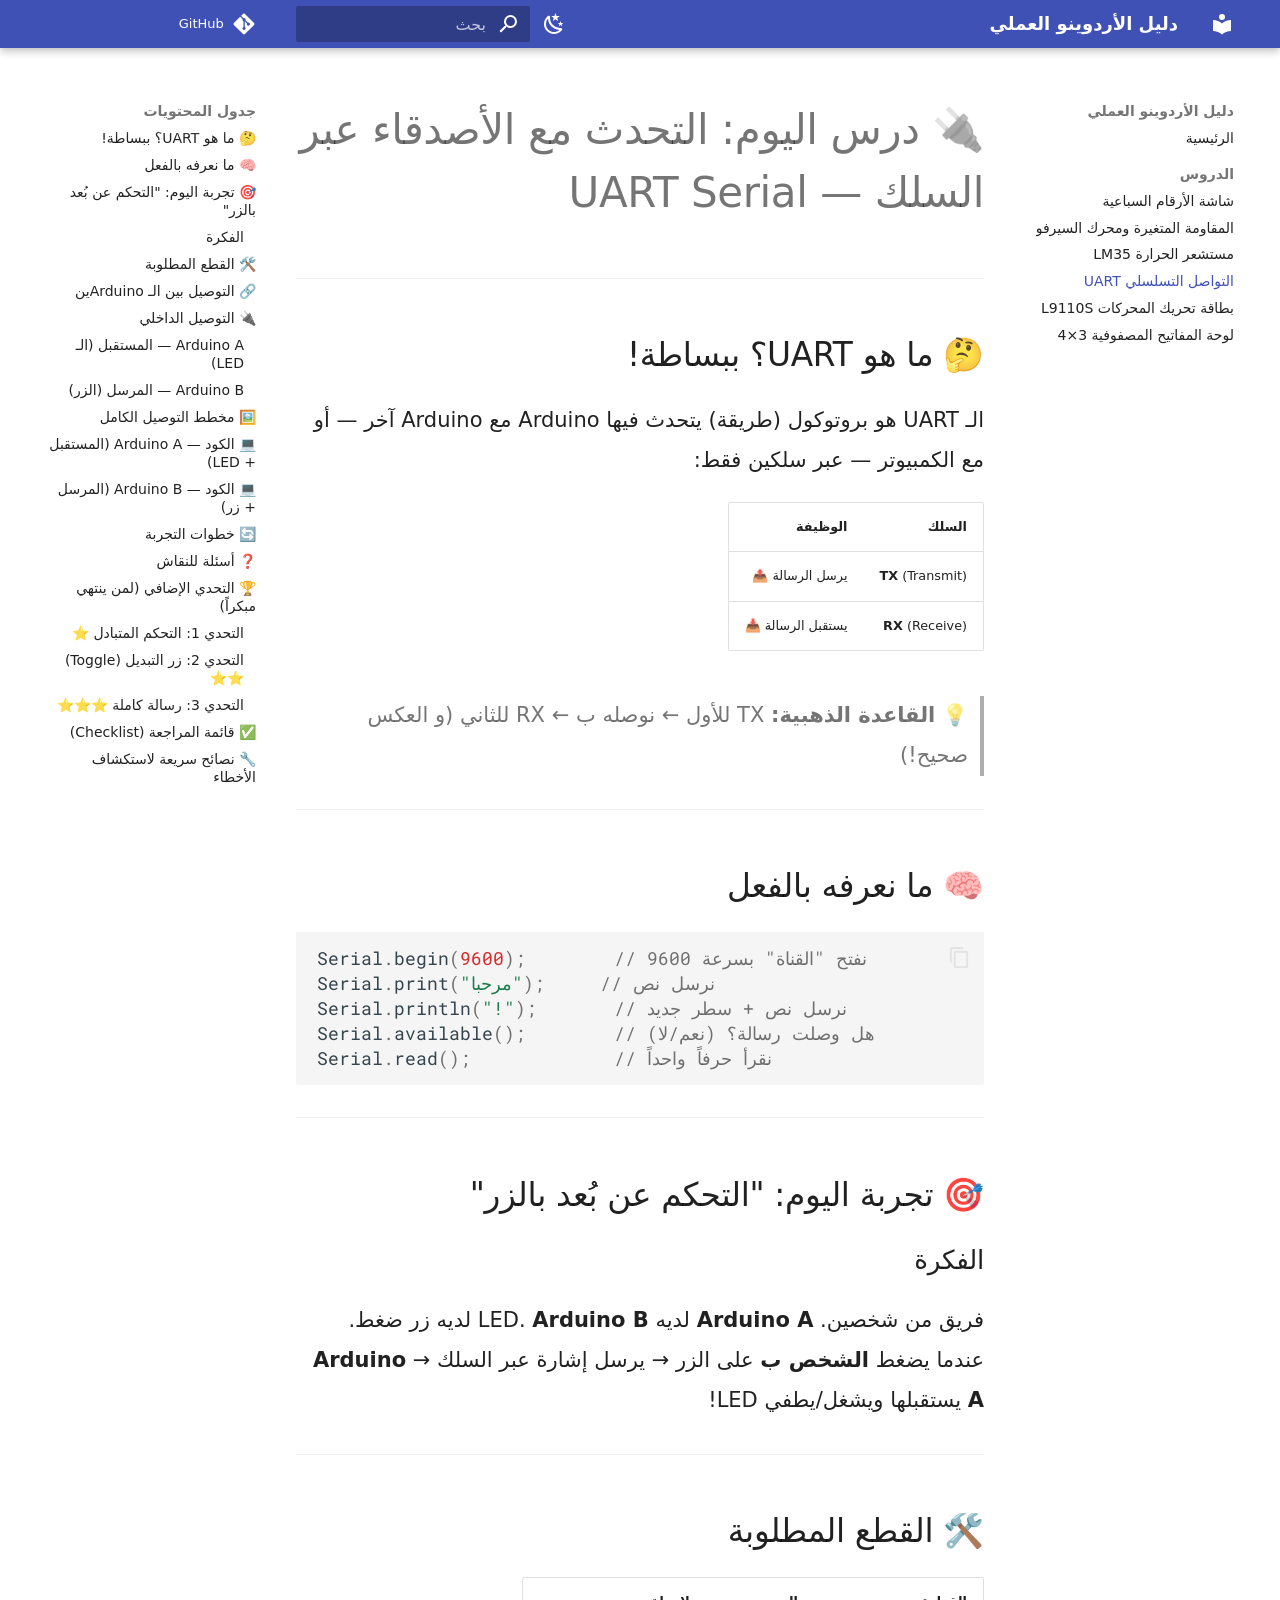
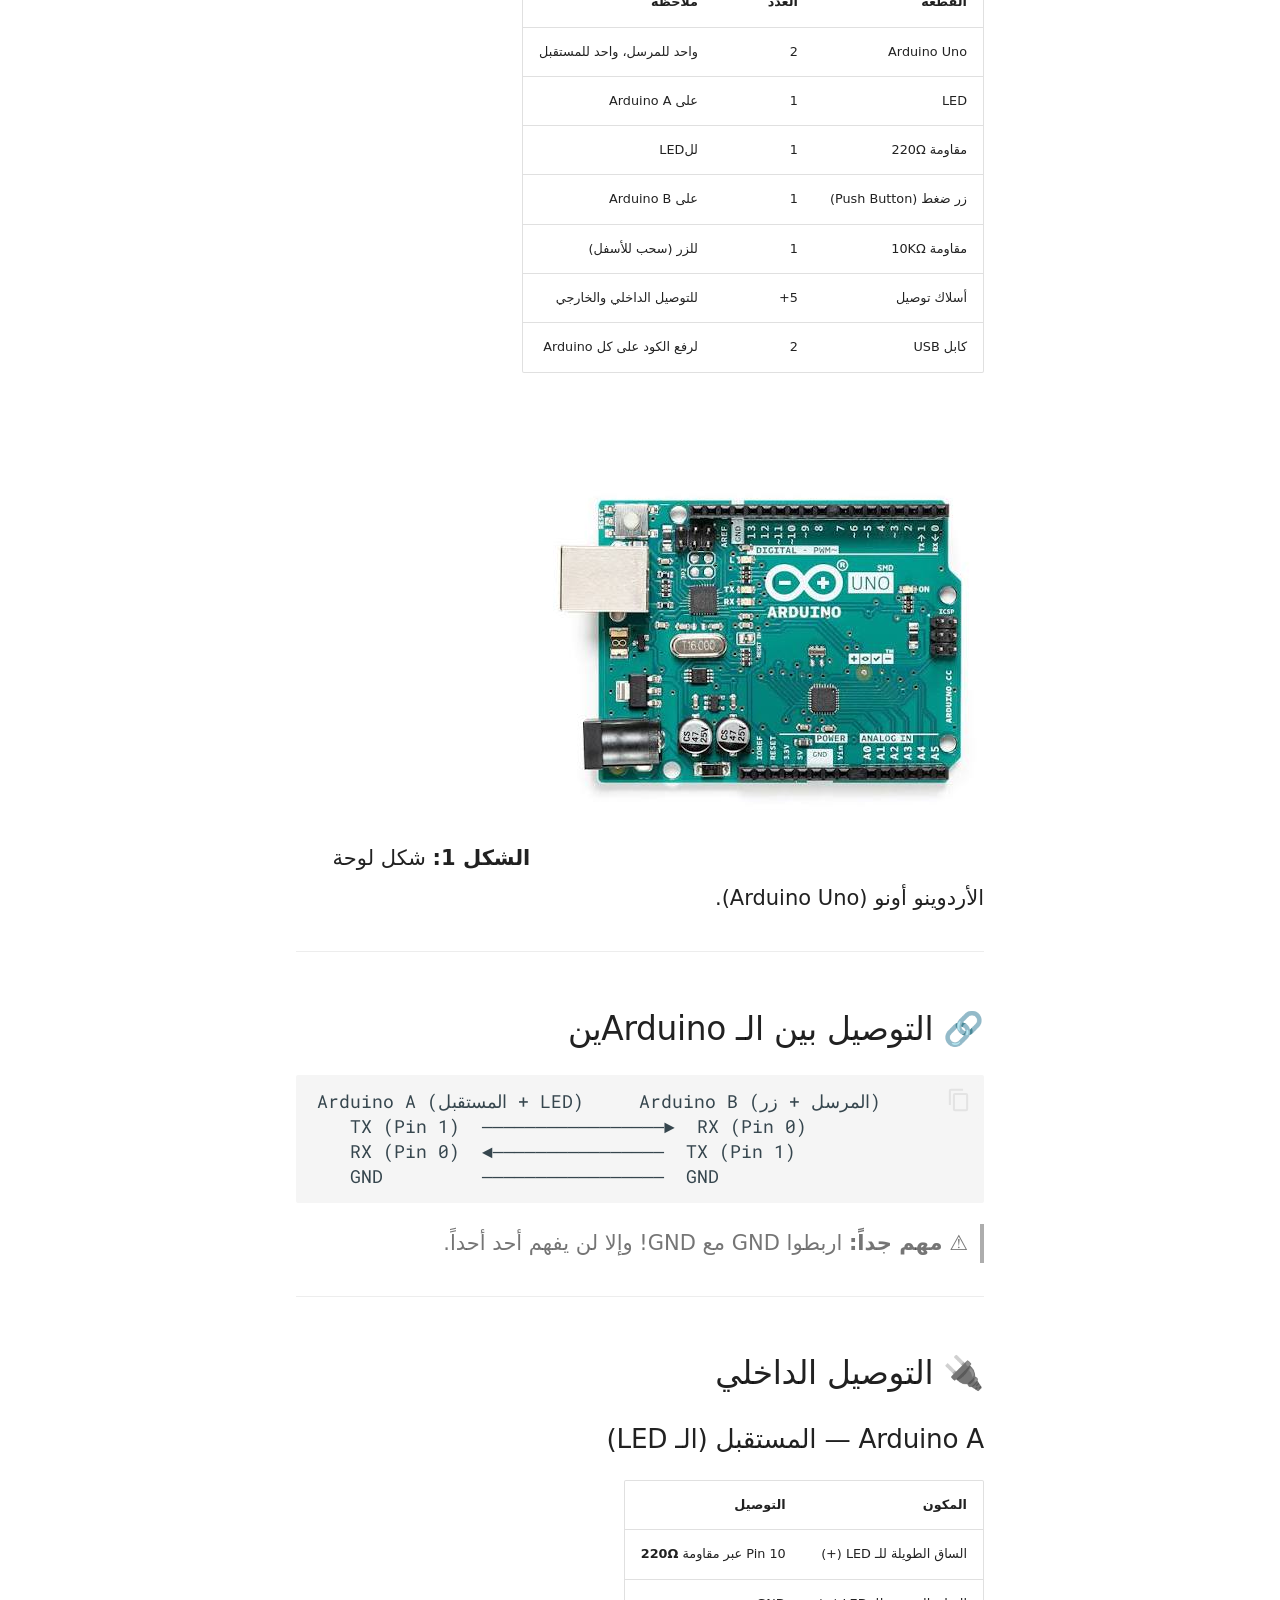
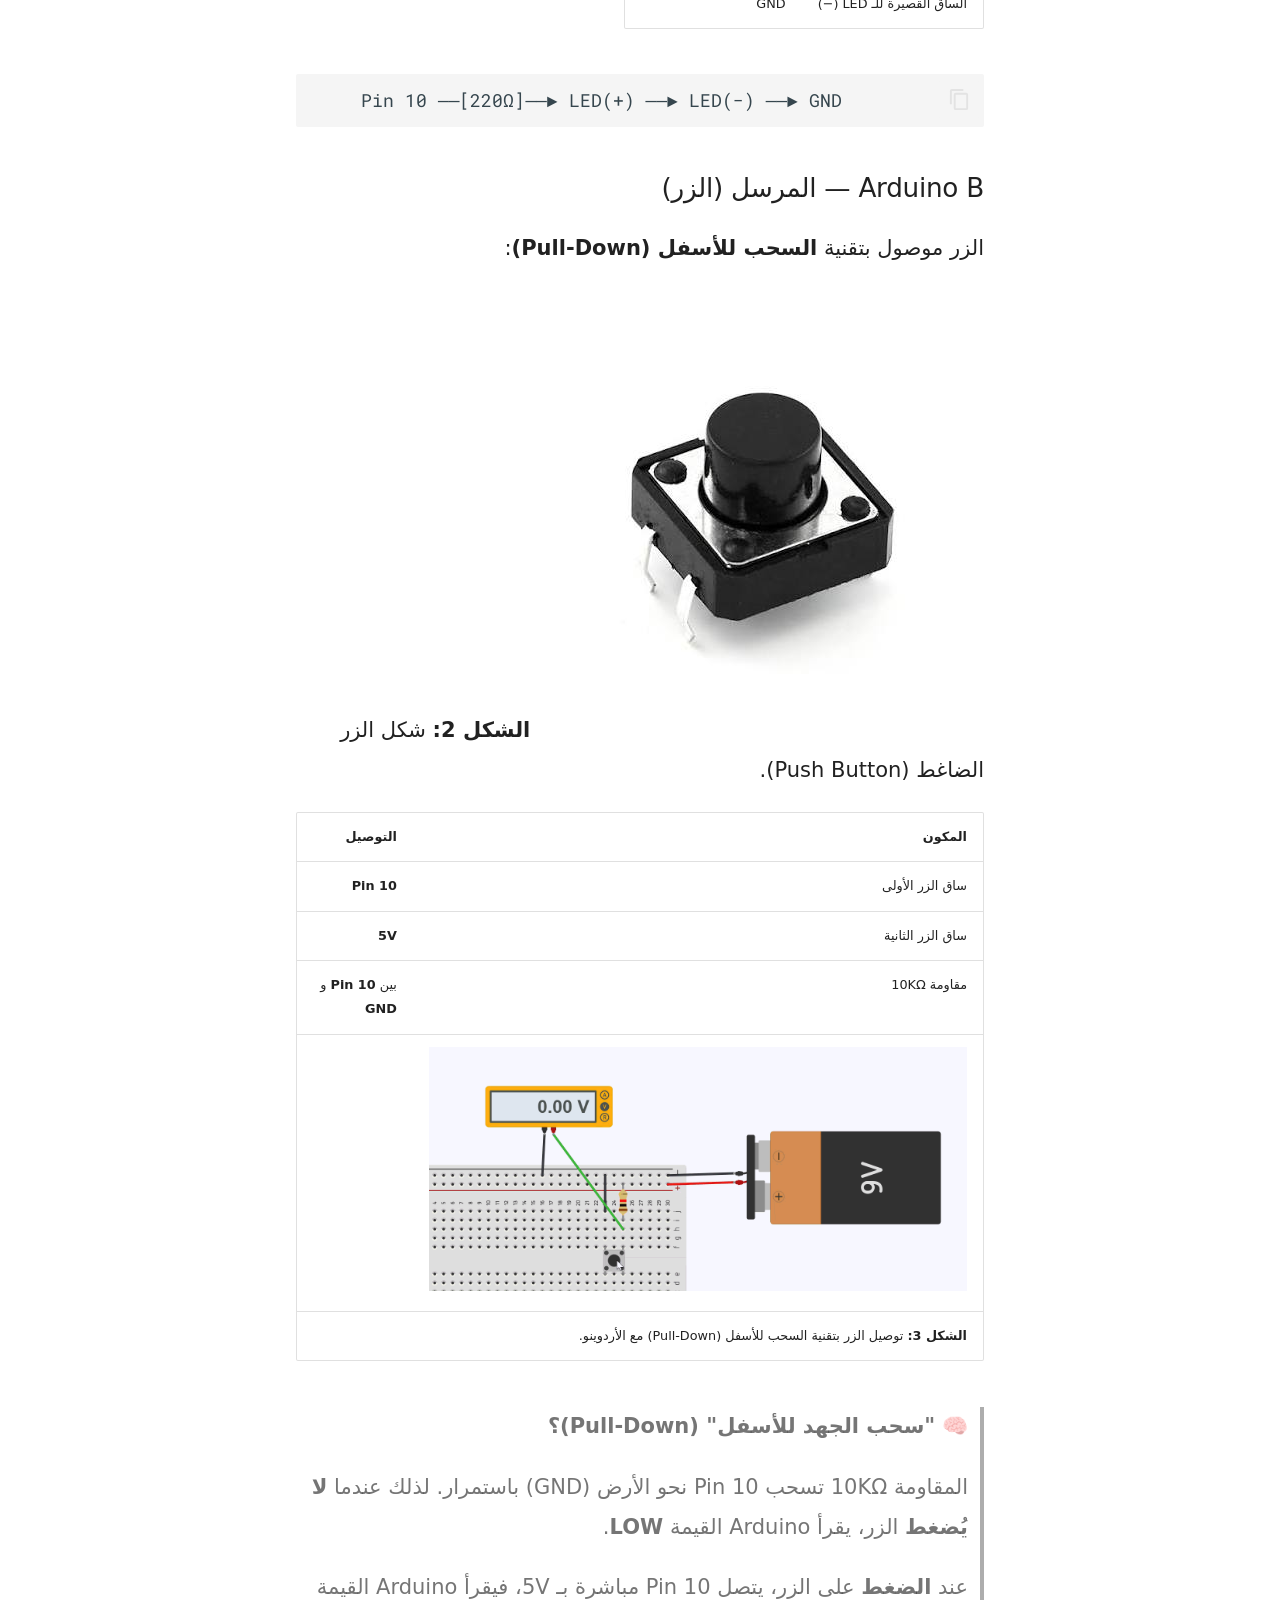
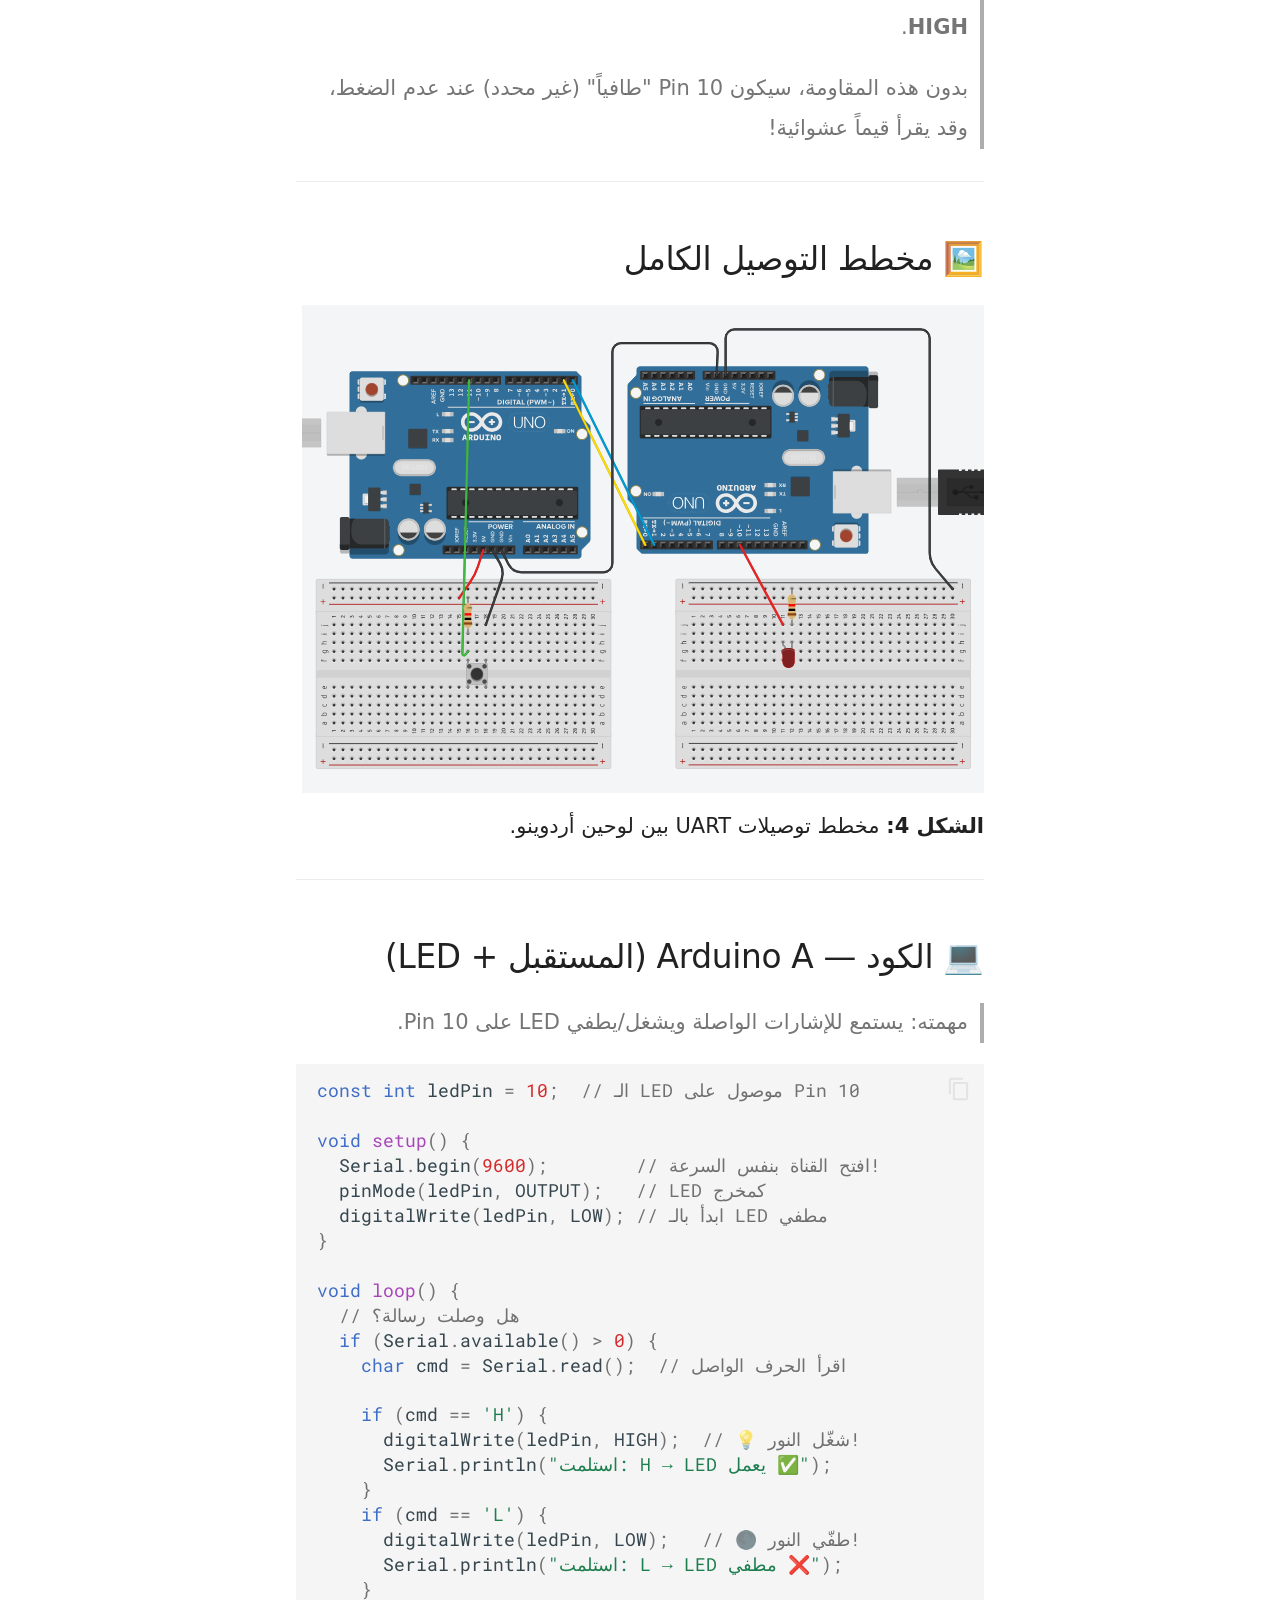
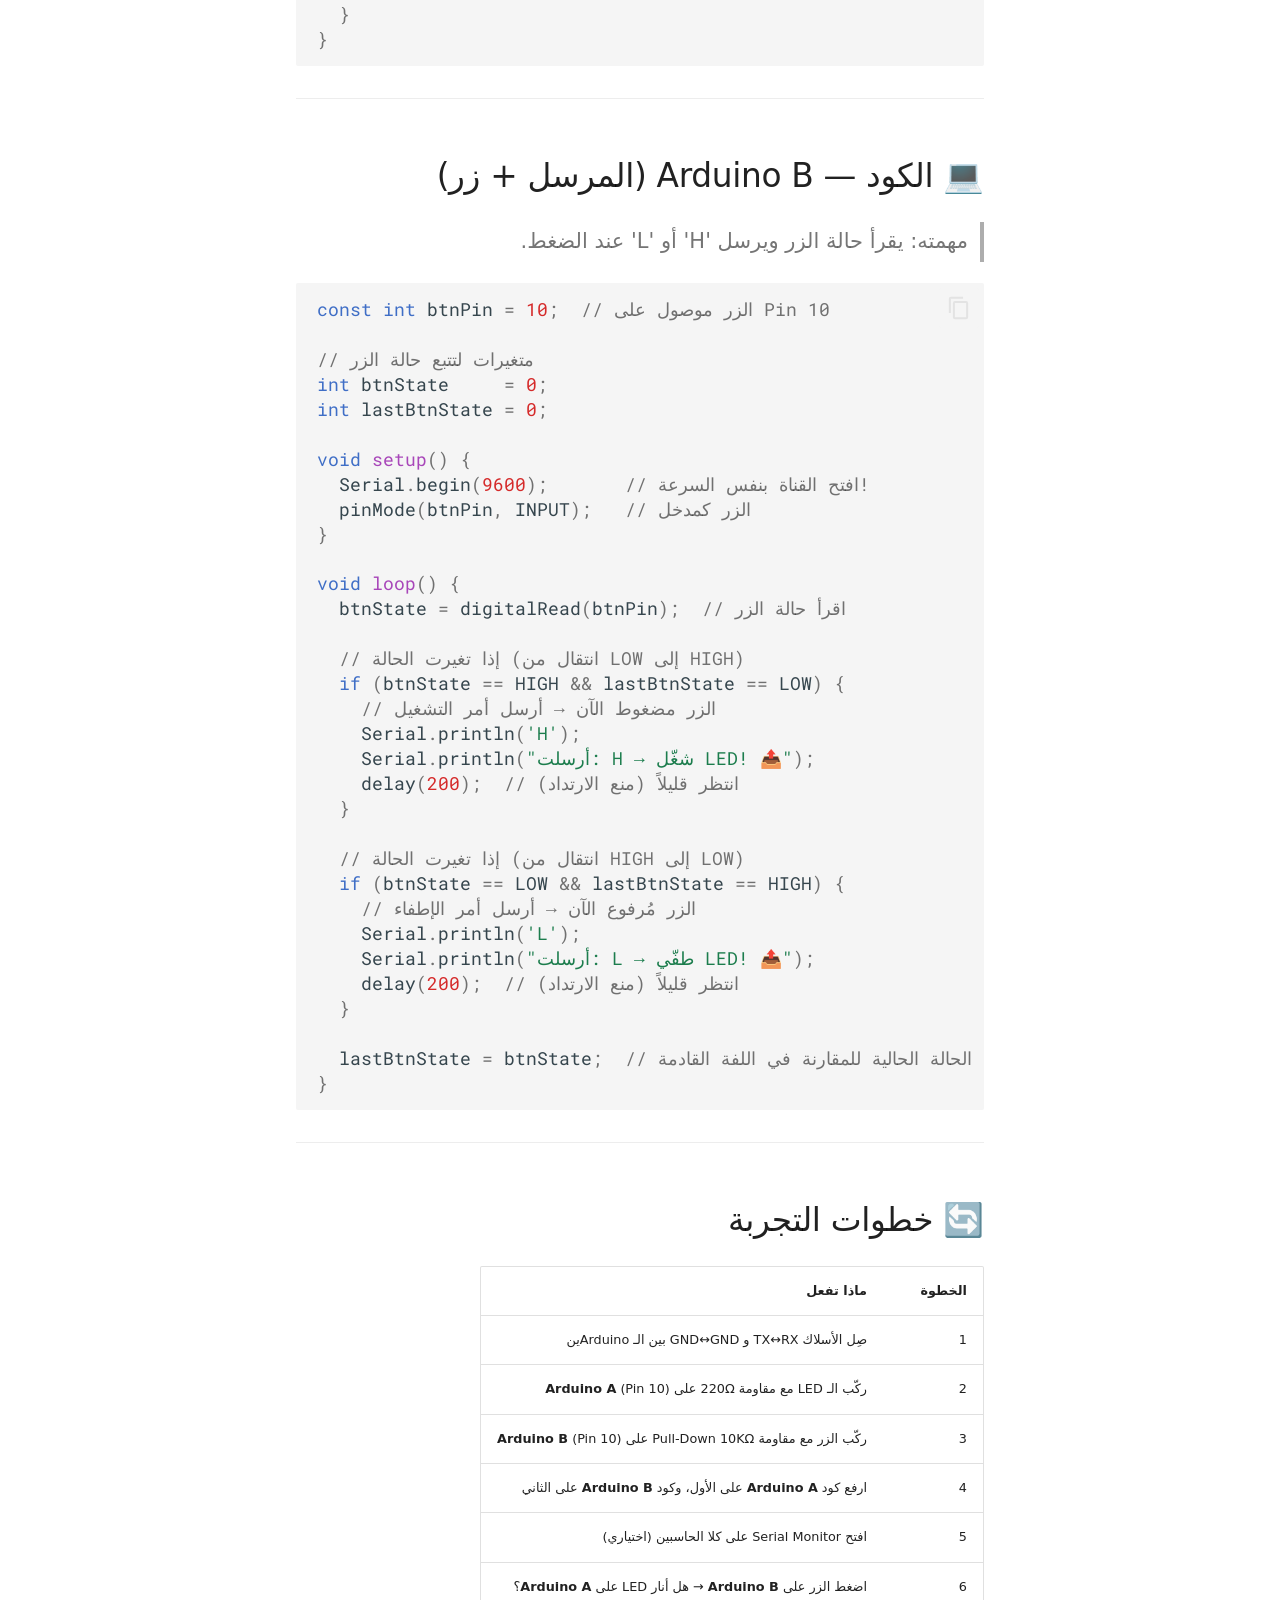
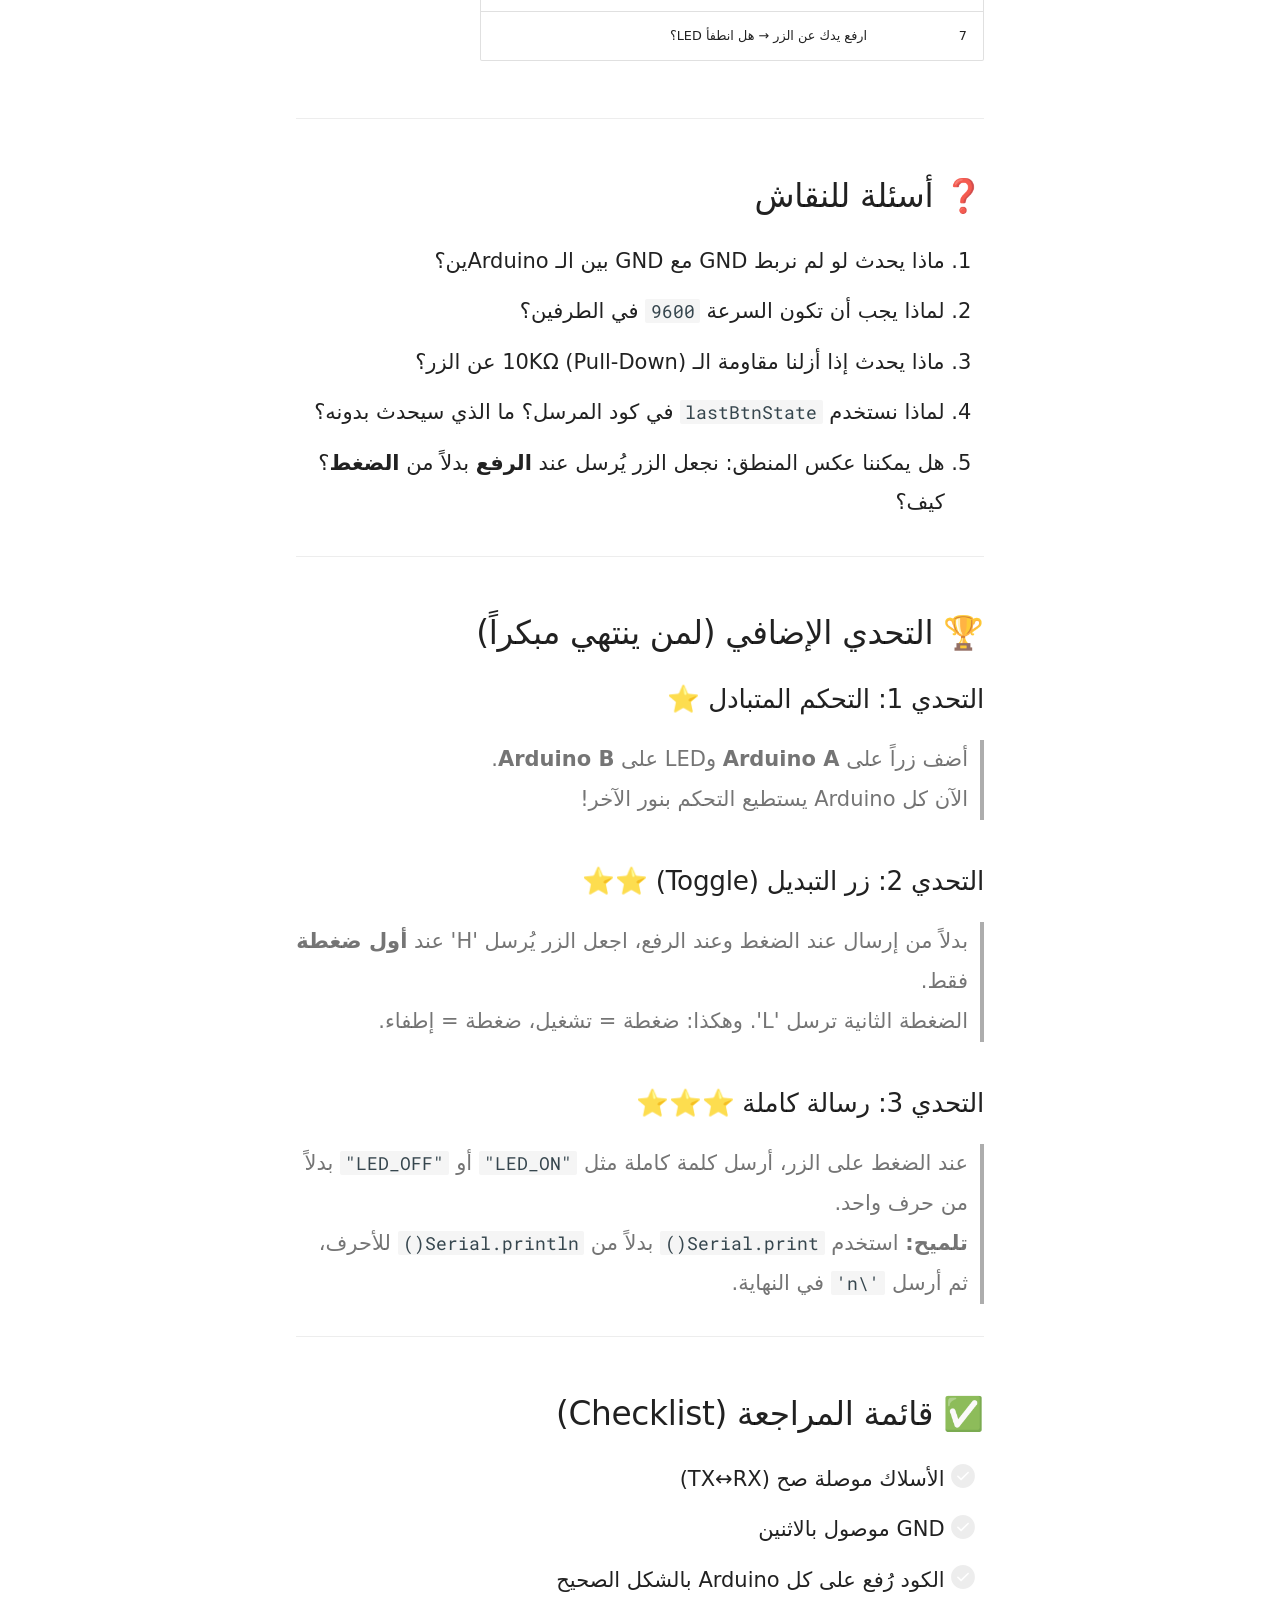
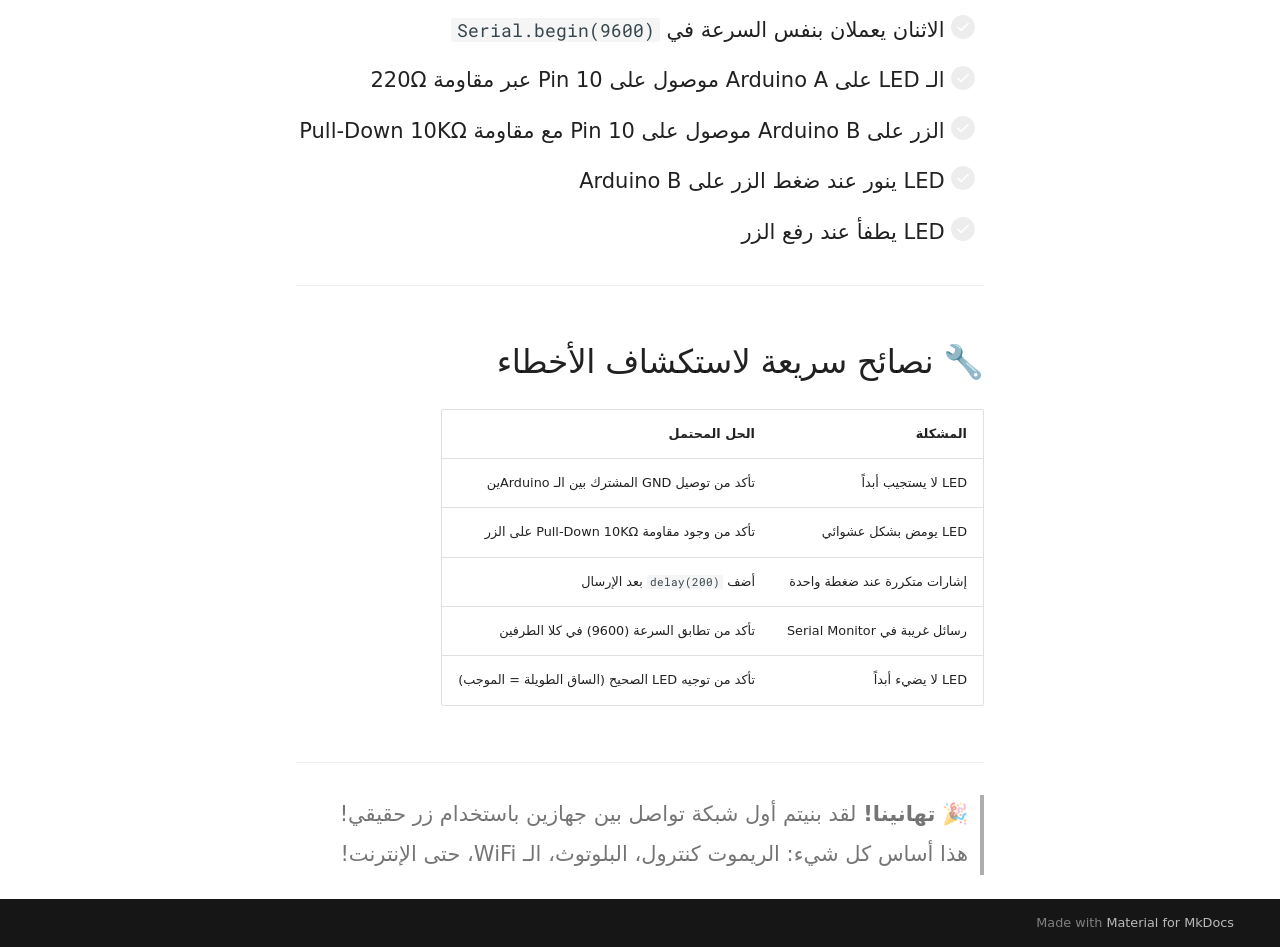
<file: UART_Serial_Buttons_Lesson/index.html>
<!doctype html>
<html lang="ar" class="no-js">
  <head>
    
      <meta charset="utf-8">
      <meta name="viewport" content="width=device-width,initial-scale=1">
      
        <meta name="description" content="سلسلة دروس عملية للأردوينو باللغة العربية">
      
      
        <meta name="author" content="Arduino Kids">
      
      
        <link rel="canonical" href="https://T4gamer.github.io/arduino_lvl_2/UART_Serial_Buttons_Lesson/">
      
      
        <link rel="prev" href="../lm35/">
      
      
        <link rel="next" href="../L9110S_motor_driver/">
      
      
        
      
      
      <link rel="icon" href="../assets/images/favicon.png">
      <meta name="generator" content="mkdocs-1.6.1, mkdocs-material-9.7.6">
    
    
      
        <title>التواصل التسلسلي UART - دليل الأردوينو العملي</title>
      
    
    
      <link rel="stylesheet" href="../assets/stylesheets/main.484c7ddc.min.css">
      
        
        <link rel="stylesheet" href="../assets/stylesheets/palette.ab4e12ef.min.css">
      
      


    
    
      
    
    
      
        
        
        <link rel="preconnect" href="https://fonts.gstatic.com" crossorigin>
        <link rel="stylesheet" href="https://fonts.googleapis.com/css?family=Roboto:300,300i,400,400i,700,700i%7CRoboto+Mono:400,400i,700,700i&display=fallback">
        <style>:root{--md-text-font:"Roboto";--md-code-font:"Roboto Mono"}</style>
      
    
    
      <link rel="stylesheet" href="../css/extra.css">
    
    <script>__md_scope=new URL("..",location),__md_hash=e=>[...e].reduce(((e,_)=>(e<<5)-e+_.charCodeAt(0)),0),__md_get=(e,_=localStorage,t=__md_scope)=>JSON.parse(_.getItem(t.pathname+"."+e)),__md_set=(e,_,t=localStorage,a=__md_scope)=>{try{t.setItem(a.pathname+"."+e,JSON.stringify(_))}catch(e){}}</script>
    
      

    
    
  </head>
  
  
    
    
      
    
    
    
    
    <body dir="rtl" data-md-color-scheme="default" data-md-color-primary="indigo" data-md-color-accent="amber">
  
    
    <input class="md-toggle" data-md-toggle="drawer" type="checkbox" id="__drawer" autocomplete="off">
    <input class="md-toggle" data-md-toggle="search" type="checkbox" id="__search" autocomplete="off">
    <label class="md-overlay" for="__drawer"></label>
    <div data-md-component="skip">
      
        
        <a href="#uart-serial" class="md-skip">
          انتقل إلى المحتوى
        </a>
      
    </div>
    <div data-md-component="announce">
      
    </div>
    
    
      

  

<header class="md-header md-header--shadow" data-md-component="header">
  <nav class="md-header__inner md-grid" aria-label="عنوان العارضة">
    <a href=".." title="دليل الأردوينو العملي" class="md-header__button md-logo" aria-label="دليل الأردوينو العملي" data-md-component="logo">
      
  
  <svg xmlns="http://www.w3.org/2000/svg" viewBox="0 0 24 24"><path d="M12 8a3 3 0 0 0 3-3 3 3 0 0 0-3-3 3 3 0 0 0-3 3 3 3 0 0 0 3 3m0 3.54C9.64 9.35 6.5 8 3 8v11c3.5 0 6.64 1.35 9 3.54 2.36-2.19 5.5-3.54 9-3.54V8c-3.5 0-6.64 1.35-9 3.54"/></svg>

    </a>
    <label class="md-header__button md-icon" for="__drawer">
      
      <svg xmlns="http://www.w3.org/2000/svg" viewBox="0 0 24 24"><path d="M3 6h18v2H3zm0 5h18v2H3zm0 5h18v2H3z"/></svg>
    </label>
    <div class="md-header__title" data-md-component="header-title">
      <div class="md-header__ellipsis">
        <div class="md-header__topic">
          <span class="md-ellipsis">
            دليل الأردوينو العملي
          </span>
        </div>
        <div class="md-header__topic" data-md-component="header-topic">
          <span class="md-ellipsis">
            
              التواصل التسلسلي UART
            
          </span>
        </div>
      </div>
    </div>
    
      
        <form class="md-header__option" data-md-component="palette">
  
    
    
    
    <input class="md-option" data-md-color-media="" data-md-color-scheme="default" data-md-color-primary="indigo" data-md-color-accent="amber"  aria-label="الوضع الداكن"  type="radio" name="__palette" id="__palette_0">
    
      <label class="md-header__button md-icon" title="الوضع الداكن" for="__palette_1" hidden>
        <svg xmlns="http://www.w3.org/2000/svg" viewBox="0 0 24 24"><path d="m17.75 4.09-2.53 1.94.91 3.06-2.63-1.81-2.63 1.81.91-3.06-2.53-1.94L12.44 4l1.06-3 1.06 3zm3.5 6.91-1.64 1.25.59 1.98-1.7-1.17-1.7 1.17.59-1.98L15.75 11l2.06-.05L18.5 9l.69 1.95zm-2.28 4.95c.83-.08 1.72 1.1 1.19 1.85-.32.45-.66.87-1.08 1.27C15.17 23 8.84 23 4.94 19.07c-3.91-3.9-3.91-10.24 0-14.14.4-.4.82-.76 1.27-1.08.75-.53 1.93.36 1.85 1.19-.27 2.86.69 5.83 2.89 8.02a9.96 9.96 0 0 0 8.02 2.89m-1.64 2.02a12.08 12.08 0 0 1-7.8-3.47c-2.17-2.19-3.33-5-3.49-7.82-2.81 3.14-2.7 7.96.31 10.98 3.02 3.01 7.84 3.12 10.98.31"/></svg>
      </label>
    
  
    
    
    
    <input class="md-option" data-md-color-media="" data-md-color-scheme="slate" data-md-color-primary="indigo" data-md-color-accent="amber"  aria-label="الوضع الفاتح"  type="radio" name="__palette" id="__palette_1">
    
      <label class="md-header__button md-icon" title="الوضع الفاتح" for="__palette_0" hidden>
        <svg xmlns="http://www.w3.org/2000/svg" viewBox="0 0 24 24"><path d="M12 7a5 5 0 0 1 5 5 5 5 0 0 1-5 5 5 5 0 0 1-5-5 5 5 0 0 1 5-5m0 2a3 3 0 0 0-3 3 3 3 0 0 0 3 3 3 3 0 0 0 3-3 3 3 0 0 0-3-3m0-7 2.39 3.42C13.65 5.15 12.84 5 12 5s-1.65.15-2.39.42zM3.34 7l4.16-.35A7.2 7.2 0 0 0 5.94 8.5c-.44.74-.69 1.5-.83 2.29zm.02 10 1.76-3.77a7.131 7.131 0 0 0 2.38 4.14zM20.65 7l-1.77 3.79a7.02 7.02 0 0 0-2.38-4.15zm-.01 10-4.14.36c.59-.51 1.12-1.14 1.54-1.86.42-.73.69-1.5.83-2.29zM12 22l-2.41-3.44c.74.27 1.55.44 2.41.44.82 0 1.63-.17 2.37-.44z"/></svg>
      </label>
    
  
</form>
      
    
    
      <script>var palette=__md_get("__palette");if(palette&&palette.color){if("(prefers-color-scheme)"===palette.color.media){var media=matchMedia("(prefers-color-scheme: light)"),input=document.querySelector(media.matches?"[data-md-color-media='(prefers-color-scheme: light)']":"[data-md-color-media='(prefers-color-scheme: dark)']");palette.color.media=input.getAttribute("data-md-color-media"),palette.color.scheme=input.getAttribute("data-md-color-scheme"),palette.color.primary=input.getAttribute("data-md-color-primary"),palette.color.accent=input.getAttribute("data-md-color-accent")}for(var[key,value]of Object.entries(palette.color))document.body.setAttribute("data-md-color-"+key,value)}</script>
    
    
    
      
      
        <label class="md-header__button md-icon" for="__search">
          
          <svg xmlns="http://www.w3.org/2000/svg" viewBox="0 0 24 24"><path d="M9.5 3A6.5 6.5 0 0 1 16 9.5c0 1.61-.59 3.09-1.56 4.23l.27.27h.79l5 5-1.5 1.5-5-5v-.79l-.27-.27A6.52 6.52 0 0 1 9.5 16 6.5 6.5 0 0 1 3 9.5 6.5 6.5 0 0 1 9.5 3m0 2C7 5 5 7 5 9.5S7 14 9.5 14 14 12 14 9.5 12 5 9.5 5"/></svg>
        </label>
        <div class="md-search" data-md-component="search" role="dialog">
  <label class="md-search__overlay" for="__search"></label>
  <div class="md-search__inner" role="search">
    <form class="md-search__form" name="search">
      <input type="text" class="md-search__input" name="query" aria-label="بحث" placeholder="بحث" autocapitalize="off" autocorrect="off" autocomplete="off" spellcheck="false" data-md-component="search-query" required>
      <label class="md-search__icon md-icon" for="__search">
        
        <svg xmlns="http://www.w3.org/2000/svg" viewBox="0 0 24 24"><path d="M9.5 3A6.5 6.5 0 0 1 16 9.5c0 1.61-.59 3.09-1.56 4.23l.27.27h.79l5 5-1.5 1.5-5-5v-.79l-.27-.27A6.52 6.52 0 0 1 9.5 16 6.5 6.5 0 0 1 3 9.5 6.5 6.5 0 0 1 9.5 3m0 2C7 5 5 7 5 9.5S7 14 9.5 14 14 12 14 9.5 12 5 9.5 5"/></svg>
        
        <svg xmlns="http://www.w3.org/2000/svg" viewBox="0 0 24 24"><path d="M20 11v2H8l5.5 5.5-1.42 1.42L4.16 12l7.92-7.92L13.5 5.5 8 11z"/></svg>
      </label>
      <nav class="md-search__options" aria-label="إبحث">
        
        <button type="reset" class="md-search__icon md-icon" title="مسح كلي" aria-label="مسح كلي" tabindex="-1">
          
          <svg xmlns="http://www.w3.org/2000/svg" viewBox="0 0 24 24"><path d="M19 6.41 17.59 5 12 10.59 6.41 5 5 6.41 10.59 12 5 17.59 6.41 19 12 13.41 17.59 19 19 17.59 13.41 12z"/></svg>
        </button>
      </nav>
      
        <div class="md-search__suggest" data-md-component="search-suggest"></div>
      
    </form>
    <div class="md-search__output">
      <div class="md-search__scrollwrap" tabindex="0" data-md-scrollfix>
        <div class="md-search-result" data-md-component="search-result">
          <div class="md-search-result__meta">
            بدء البحث
          </div>
          <ol class="md-search-result__list" role="presentation"></ol>
        </div>
      </div>
    </div>
  </div>
</div>
      
    
    
      <div class="md-header__source">
        <a href="https://github.com/T4gamer/arduino_lvl_2" title="اذهب إلى المصدر" class="md-source" data-md-component="source">
  <div class="md-source__icon md-icon">
    
    <svg xmlns="http://www.w3.org/2000/svg" viewBox="0 0 448 512"><!--! Font Awesome Free 7.1.0 by @fontawesome - https://fontawesome.com License - https://fontawesome.com/license/free (Icons: CC BY 4.0, Fonts: SIL OFL 1.1, Code: MIT License) Copyright 2025 Fonticons, Inc.--><path d="M439.6 236.1 244 40.5c-5.4-5.5-12.8-8.5-20.4-8.5s-15 3-20.4 8.4L162.5 81l51.5 51.5c27.1-9.1 52.7 16.8 43.4 43.7l49.7 49.7c34.2-11.8 61.2 31 35.5 56.7-26.5 26.5-70.2-2.9-56-37.3L240.3 199v121.9c25.3 12.5 22.3 41.8 9.1 55-6.4 6.4-15.2 10.1-24.3 10.1s-17.8-3.6-24.3-10.1c-17.6-17.6-11.1-46.9 11.2-56v-123c-20.8-8.5-24.6-30.7-18.6-45L142.6 101 8.5 235.1C3 240.6 0 247.9 0 255.5s3 15 8.5 20.4l195.6 195.7c5.4 5.4 12.7 8.4 20.4 8.4s15-3 20.4-8.4l194.7-194.7c5.4-5.4 8.4-12.8 8.4-20.4s-3-15-8.4-20.4"/></svg>
  </div>
  <div class="md-source__repository">
    GitHub
  </div>
</a>
      </div>
    
  </nav>
  
</header>
    
    <div class="md-container" data-md-component="container">
      
      
        
          
        
      
      <main class="md-main" data-md-component="main">
        <div class="md-main__inner md-grid">
          
            
              
              <div class="md-sidebar md-sidebar--primary" data-md-component="sidebar" data-md-type="navigation" >
                <div class="md-sidebar__scrollwrap">
                  <div class="md-sidebar__inner">
                    



<nav class="md-nav md-nav--primary" aria-label="تصفح" data-md-level="0">
  <label class="md-nav__title" for="__drawer">
    <a href=".." title="دليل الأردوينو العملي" class="md-nav__button md-logo" aria-label="دليل الأردوينو العملي" data-md-component="logo">
      
  
  <svg xmlns="http://www.w3.org/2000/svg" viewBox="0 0 24 24"><path d="M12 8a3 3 0 0 0 3-3 3 3 0 0 0-3-3 3 3 0 0 0-3 3 3 3 0 0 0 3 3m0 3.54C9.64 9.35 6.5 8 3 8v11c3.5 0 6.64 1.35 9 3.54 2.36-2.19 5.5-3.54 9-3.54V8c-3.5 0-6.64 1.35-9 3.54"/></svg>

    </a>
    دليل الأردوينو العملي
  </label>
  
    <div class="md-nav__source">
      <a href="https://github.com/T4gamer/arduino_lvl_2" title="اذهب إلى المصدر" class="md-source" data-md-component="source">
  <div class="md-source__icon md-icon">
    
    <svg xmlns="http://www.w3.org/2000/svg" viewBox="0 0 448 512"><!--! Font Awesome Free 7.1.0 by @fontawesome - https://fontawesome.com License - https://fontawesome.com/license/free (Icons: CC BY 4.0, Fonts: SIL OFL 1.1, Code: MIT License) Copyright 2025 Fonticons, Inc.--><path d="M439.6 236.1 244 40.5c-5.4-5.5-12.8-8.5-20.4-8.5s-15 3-20.4 8.4L162.5 81l51.5 51.5c27.1-9.1 52.7 16.8 43.4 43.7l49.7 49.7c34.2-11.8 61.2 31 35.5 56.7-26.5 26.5-70.2-2.9-56-37.3L240.3 199v121.9c25.3 12.5 22.3 41.8 9.1 55-6.4 6.4-15.2 10.1-24.3 10.1s-17.8-3.6-24.3-10.1c-17.6-17.6-11.1-46.9 11.2-56v-123c-20.8-8.5-24.6-30.7-18.6-45L142.6 101 8.5 235.1C3 240.6 0 247.9 0 255.5s3 15 8.5 20.4l195.6 195.7c5.4 5.4 12.7 8.4 20.4 8.4s15-3 20.4-8.4l194.7-194.7c5.4-5.4 8.4-12.8 8.4-20.4s-3-15-8.4-20.4"/></svg>
  </div>
  <div class="md-source__repository">
    GitHub
  </div>
</a>
    </div>
  
  <ul class="md-nav__list" data-md-scrollfix>
    
      
      
  
  
  
  
    <li class="md-nav__item">
      <a href=".." class="md-nav__link">
        
  
  
  <span class="md-ellipsis">
    
  
    الرئيسية
  

    
  </span>
  
  

      </a>
    </li>
  

    
      
      
  
  
    
  
  
  
    
    
    
    
      
        
        
      
    
    
    <li class="md-nav__item md-nav__item--active md-nav__item--section md-nav__item--nested">
      
        
        
        <input class="md-nav__toggle md-toggle " type="checkbox" id="__nav_2" checked>
        
          
          <label class="md-nav__link" for="__nav_2" id="__nav_2_label" tabindex="">
            
  
  
  <span class="md-ellipsis">
    
  
    الدروس
  

    
  </span>
  
  

            <span class="md-nav__icon md-icon"></span>
          </label>
        
        <nav class="md-nav" data-md-level="1" aria-labelledby="__nav_2_label" aria-expanded="true">
          <label class="md-nav__title" for="__nav_2">
            <span class="md-nav__icon md-icon"></span>
            
  
    الدروس
  

          </label>
          <ul class="md-nav__list" data-md-scrollfix>
            
              
                
  
  
  
  
    <li class="md-nav__item">
      <a href="../seven_segment_guide/" class="md-nav__link">
        
  
  
  <span class="md-ellipsis">
    
  
    شاشة الأرقام السباعية
  

    
  </span>
  
  

      </a>
    </li>
  

              
            
              
                
  
  
  
  
    <li class="md-nav__item">
      <a href="../servo_potentiometer/" class="md-nav__link">
        
  
  
  <span class="md-ellipsis">
    
  
    المقاومة المتغيرة ومحرك السيرفو
  

    
  </span>
  
  

      </a>
    </li>
  

              
            
              
                
  
  
  
  
    <li class="md-nav__item">
      <a href="../lm35/" class="md-nav__link">
        
  
  
  <span class="md-ellipsis">
    
  
    مستشعر الحرارة LM35
  

    
  </span>
  
  

      </a>
    </li>
  

              
            
              
                
  
  
    
  
  
  
    <li class="md-nav__item md-nav__item--active">
      
      <input class="md-nav__toggle md-toggle" type="checkbox" id="__toc">
      
      
        
      
      
        <label class="md-nav__link md-nav__link--active" for="__toc">
          
  
  
  <span class="md-ellipsis">
    
  
    التواصل التسلسلي UART
  

    
  </span>
  
  

          <span class="md-nav__icon md-icon"></span>
        </label>
      
      <a href="./" class="md-nav__link md-nav__link--active">
        
  
  
  <span class="md-ellipsis">
    
  
    التواصل التسلسلي UART
  

    
  </span>
  
  

      </a>
      
        

<nav class="md-nav md-nav--secondary" aria-label="جدول المحتويات">
  
  
  
    
  
  
    <label class="md-nav__title" for="__toc">
      <span class="md-nav__icon md-icon"></span>
      جدول المحتويات
    </label>
    <ul class="md-nav__list" data-md-component="toc" data-md-scrollfix>
      
        <li class="md-nav__item">
  <a href="#uart" class="md-nav__link">
    <span class="md-ellipsis">
      
        🤔 ما هو UART؟ ببساطة!
      
    </span>
  </a>
  
</li>
      
        <li class="md-nav__item">
  <a href="#_1" class="md-nav__link">
    <span class="md-ellipsis">
      
        🧠 ما نعرفه بالفعل
      
    </span>
  </a>
  
</li>
      
        <li class="md-nav__item">
  <a href="#_2" class="md-nav__link">
    <span class="md-ellipsis">
      
        🎯 تجربة اليوم: "التحكم عن بُعد بالزر"
      
    </span>
  </a>
  
    <nav class="md-nav" aria-label="🎯 تجربة اليوم: &#34;التحكم عن بُعد بالزر&#34;">
      <ul class="md-nav__list">
        
          <li class="md-nav__item">
  <a href="#_3" class="md-nav__link">
    <span class="md-ellipsis">
      
        الفكرة
      
    </span>
  </a>
  
</li>
        
      </ul>
    </nav>
  
</li>
      
        <li class="md-nav__item">
  <a href="#_4" class="md-nav__link">
    <span class="md-ellipsis">
      
        🛠️ القطع المطلوبة
      
    </span>
  </a>
  
</li>
      
        <li class="md-nav__item">
  <a href="#arduino" class="md-nav__link">
    <span class="md-ellipsis">
      
        🔗 التوصيل بين الـ Arduinoين
      
    </span>
  </a>
  
</li>
      
        <li class="md-nav__item">
  <a href="#_5" class="md-nav__link">
    <span class="md-ellipsis">
      
        🔌 التوصيل الداخلي
      
    </span>
  </a>
  
    <nav class="md-nav" aria-label="🔌 التوصيل الداخلي">
      <ul class="md-nav__list">
        
          <li class="md-nav__item">
  <a href="#arduino-a-led" class="md-nav__link">
    <span class="md-ellipsis">
      
        Arduino A — المستقبل (الـ LED)
      
    </span>
  </a>
  
</li>
        
          <li class="md-nav__item">
  <a href="#arduino-b" class="md-nav__link">
    <span class="md-ellipsis">
      
        Arduino B — المرسل (الزر)
      
    </span>
  </a>
  
</li>
        
      </ul>
    </nav>
  
</li>
      
        <li class="md-nav__item">
  <a href="#_6" class="md-nav__link">
    <span class="md-ellipsis">
      
        🖼️ مخطط التوصيل الكامل
      
    </span>
  </a>
  
</li>
      
        <li class="md-nav__item">
  <a href="#arduino-a-led_1" class="md-nav__link">
    <span class="md-ellipsis">
      
        💻 الكود — Arduino A (المستقبل + LED)
      
    </span>
  </a>
  
</li>
      
        <li class="md-nav__item">
  <a href="#arduino-b_1" class="md-nav__link">
    <span class="md-ellipsis">
      
        💻 الكود — Arduino B (المرسل + زر)
      
    </span>
  </a>
  
</li>
      
        <li class="md-nav__item">
  <a href="#_7" class="md-nav__link">
    <span class="md-ellipsis">
      
        🔄 خطوات التجربة
      
    </span>
  </a>
  
</li>
      
        <li class="md-nav__item">
  <a href="#_8" class="md-nav__link">
    <span class="md-ellipsis">
      
        ❓ أسئلة للنقاش
      
    </span>
  </a>
  
</li>
      
        <li class="md-nav__item">
  <a href="#_9" class="md-nav__link">
    <span class="md-ellipsis">
      
        🏆 التحدي الإضافي (لمن ينتهي مبكراً)
      
    </span>
  </a>
  
    <nav class="md-nav" aria-label="🏆 التحدي الإضافي (لمن ينتهي مبكراً)">
      <ul class="md-nav__list">
        
          <li class="md-nav__item">
  <a href="#1" class="md-nav__link">
    <span class="md-ellipsis">
      
        التحدي 1: التحكم المتبادل ⭐
      
    </span>
  </a>
  
</li>
        
          <li class="md-nav__item">
  <a href="#2-toggle" class="md-nav__link">
    <span class="md-ellipsis">
      
        التحدي 2: زر التبديل (Toggle) ⭐⭐
      
    </span>
  </a>
  
</li>
        
          <li class="md-nav__item">
  <a href="#3" class="md-nav__link">
    <span class="md-ellipsis">
      
        التحدي 3: رسالة كاملة ⭐⭐⭐
      
    </span>
  </a>
  
</li>
        
      </ul>
    </nav>
  
</li>
      
        <li class="md-nav__item">
  <a href="#checklist" class="md-nav__link">
    <span class="md-ellipsis">
      
        ✅ قائمة المراجعة (Checklist)
      
    </span>
  </a>
  
</li>
      
        <li class="md-nav__item">
  <a href="#_10" class="md-nav__link">
    <span class="md-ellipsis">
      
        🔧 نصائح سريعة لاستكشاف الأخطاء
      
    </span>
  </a>
  
</li>
      
    </ul>
  
</nav>
      
    </li>
  

              
            
              
                
  
  
  
  
    <li class="md-nav__item">
      <a href="../L9110S_motor_driver/" class="md-nav__link">
        
  
  
  <span class="md-ellipsis">
    
  
    بطاقة تحريك المحركات L9110S
  

    
  </span>
  
  

      </a>
    </li>
  

              
            
              
                
  
  
  
  
    <li class="md-nav__item">
      <a href="../matrix_keypad_3x4/" class="md-nav__link">
        
  
  
  <span class="md-ellipsis">
    
  
    لوحة المفاتيح المصفوفية 3×4
  

    
  </span>
  
  

      </a>
    </li>
  

              
            
          </ul>
        </nav>
      
    </li>
  

    
  </ul>
</nav>
                  </div>
                </div>
              </div>
            
            
              
              <div class="md-sidebar md-sidebar--secondary" data-md-component="sidebar" data-md-type="toc" >
                <div class="md-sidebar__scrollwrap">
                  <div class="md-sidebar__inner">
                    

<nav class="md-nav md-nav--secondary" aria-label="جدول المحتويات">
  
  
  
    
  
  
    <label class="md-nav__title" for="__toc">
      <span class="md-nav__icon md-icon"></span>
      جدول المحتويات
    </label>
    <ul class="md-nav__list" data-md-component="toc" data-md-scrollfix>
      
        <li class="md-nav__item">
  <a href="#uart" class="md-nav__link">
    <span class="md-ellipsis">
      
        🤔 ما هو UART؟ ببساطة!
      
    </span>
  </a>
  
</li>
      
        <li class="md-nav__item">
  <a href="#_1" class="md-nav__link">
    <span class="md-ellipsis">
      
        🧠 ما نعرفه بالفعل
      
    </span>
  </a>
  
</li>
      
        <li class="md-nav__item">
  <a href="#_2" class="md-nav__link">
    <span class="md-ellipsis">
      
        🎯 تجربة اليوم: "التحكم عن بُعد بالزر"
      
    </span>
  </a>
  
    <nav class="md-nav" aria-label="🎯 تجربة اليوم: &#34;التحكم عن بُعد بالزر&#34;">
      <ul class="md-nav__list">
        
          <li class="md-nav__item">
  <a href="#_3" class="md-nav__link">
    <span class="md-ellipsis">
      
        الفكرة
      
    </span>
  </a>
  
</li>
        
      </ul>
    </nav>
  
</li>
      
        <li class="md-nav__item">
  <a href="#_4" class="md-nav__link">
    <span class="md-ellipsis">
      
        🛠️ القطع المطلوبة
      
    </span>
  </a>
  
</li>
      
        <li class="md-nav__item">
  <a href="#arduino" class="md-nav__link">
    <span class="md-ellipsis">
      
        🔗 التوصيل بين الـ Arduinoين
      
    </span>
  </a>
  
</li>
      
        <li class="md-nav__item">
  <a href="#_5" class="md-nav__link">
    <span class="md-ellipsis">
      
        🔌 التوصيل الداخلي
      
    </span>
  </a>
  
    <nav class="md-nav" aria-label="🔌 التوصيل الداخلي">
      <ul class="md-nav__list">
        
          <li class="md-nav__item">
  <a href="#arduino-a-led" class="md-nav__link">
    <span class="md-ellipsis">
      
        Arduino A — المستقبل (الـ LED)
      
    </span>
  </a>
  
</li>
        
          <li class="md-nav__item">
  <a href="#arduino-b" class="md-nav__link">
    <span class="md-ellipsis">
      
        Arduino B — المرسل (الزر)
      
    </span>
  </a>
  
</li>
        
      </ul>
    </nav>
  
</li>
      
        <li class="md-nav__item">
  <a href="#_6" class="md-nav__link">
    <span class="md-ellipsis">
      
        🖼️ مخطط التوصيل الكامل
      
    </span>
  </a>
  
</li>
      
        <li class="md-nav__item">
  <a href="#arduino-a-led_1" class="md-nav__link">
    <span class="md-ellipsis">
      
        💻 الكود — Arduino A (المستقبل + LED)
      
    </span>
  </a>
  
</li>
      
        <li class="md-nav__item">
  <a href="#arduino-b_1" class="md-nav__link">
    <span class="md-ellipsis">
      
        💻 الكود — Arduino B (المرسل + زر)
      
    </span>
  </a>
  
</li>
      
        <li class="md-nav__item">
  <a href="#_7" class="md-nav__link">
    <span class="md-ellipsis">
      
        🔄 خطوات التجربة
      
    </span>
  </a>
  
</li>
      
        <li class="md-nav__item">
  <a href="#_8" class="md-nav__link">
    <span class="md-ellipsis">
      
        ❓ أسئلة للنقاش
      
    </span>
  </a>
  
</li>
      
        <li class="md-nav__item">
  <a href="#_9" class="md-nav__link">
    <span class="md-ellipsis">
      
        🏆 التحدي الإضافي (لمن ينتهي مبكراً)
      
    </span>
  </a>
  
    <nav class="md-nav" aria-label="🏆 التحدي الإضافي (لمن ينتهي مبكراً)">
      <ul class="md-nav__list">
        
          <li class="md-nav__item">
  <a href="#1" class="md-nav__link">
    <span class="md-ellipsis">
      
        التحدي 1: التحكم المتبادل ⭐
      
    </span>
  </a>
  
</li>
        
          <li class="md-nav__item">
  <a href="#2-toggle" class="md-nav__link">
    <span class="md-ellipsis">
      
        التحدي 2: زر التبديل (Toggle) ⭐⭐
      
    </span>
  </a>
  
</li>
        
          <li class="md-nav__item">
  <a href="#3" class="md-nav__link">
    <span class="md-ellipsis">
      
        التحدي 3: رسالة كاملة ⭐⭐⭐
      
    </span>
  </a>
  
</li>
        
      </ul>
    </nav>
  
</li>
      
        <li class="md-nav__item">
  <a href="#checklist" class="md-nav__link">
    <span class="md-ellipsis">
      
        ✅ قائمة المراجعة (Checklist)
      
    </span>
  </a>
  
</li>
      
        <li class="md-nav__item">
  <a href="#_10" class="md-nav__link">
    <span class="md-ellipsis">
      
        🔧 نصائح سريعة لاستكشاف الأخطاء
      
    </span>
  </a>
  
</li>
      
    </ul>
  
</nav>
                  </div>
                </div>
              </div>
            
          
          
            <div class="md-content" data-md-component="content">
              
              <article class="md-content__inner md-typeset">
                
                  


  
  


<h1 id="uart-serial">🔌 درس اليوم: التحدث مع الأصدقاء عبر السلك — UART Serial</h1>
<hr />
<h2 id="uart">🤔 ما هو UART؟ ببساطة!</h2>
<p>الـ UART هو بروتوكول (طريقة) يتحدث فيها Arduino مع Arduino آخر — أو مع الكمبيوتر — عبر سلكين فقط:</p>
<table>
<thead>
<tr>
<th>السلك</th>
<th>الوظيفة</th>
</tr>
</thead>
<tbody>
<tr>
<td><strong>TX</strong> (Transmit)</td>
<td>يرسل الرسالة 📤</td>
</tr>
<tr>
<td><strong>RX</strong> (Receive)</td>
<td>يستقبل الرسالة 📥</td>
</tr>
</tbody>
</table>
<blockquote>
<p>💡 <strong>القاعدة الذهبية:</strong> TX للأول ← نوصله ب ← RX للثاني (و العكس صحيح!)</p>
</blockquote>
<hr />
<h2 id="_1">🧠 ما نعرفه بالفعل</h2>
<div class="highlight"><pre><span></span><code><a id="__codelineno-0-1" name="__codelineno-0-1" href="#__codelineno-0-1"></a><span class="n">Serial</span><span class="p">.</span><span class="n">begin</span><span class="p">(</span><span class="mi">9600</span><span class="p">);</span><span class="w">        </span><span class="c1">// نفتح &quot;القناة&quot; بسرعة 9600</span>
<a id="__codelineno-0-2" name="__codelineno-0-2" href="#__codelineno-0-2"></a><span class="n">Serial</span><span class="p">.</span><span class="n">print</span><span class="p">(</span><span class="s">&quot;مرحبا&quot;</span><span class="p">);</span><span class="w">     </span><span class="c1">// نرسل نص</span>
<a id="__codelineno-0-3" name="__codelineno-0-3" href="#__codelineno-0-3"></a><span class="n">Serial</span><span class="p">.</span><span class="n">println</span><span class="p">(</span><span class="s">&quot;!&quot;</span><span class="p">);</span><span class="w">       </span><span class="c1">// نرسل نص + سطر جديد</span>
<a id="__codelineno-0-4" name="__codelineno-0-4" href="#__codelineno-0-4"></a><span class="n">Serial</span><span class="p">.</span><span class="n">available</span><span class="p">();</span><span class="w">        </span><span class="c1">// هل وصلت رسالة؟ (نعم/لا)</span>
<a id="__codelineno-0-5" name="__codelineno-0-5" href="#__codelineno-0-5"></a><span class="n">Serial</span><span class="p">.</span><span class="n">read</span><span class="p">();</span><span class="w">             </span><span class="c1">// نقرأ حرفاً واحداً</span>
</code></pre></div>
<hr />
<h2 id="_2">🎯 تجربة اليوم: "التحكم عن بُعد بالزر"</h2>
<h3 id="_3">الفكرة</h3>
<p>فريق من شخصين. <strong>Arduino A</strong> لديه LED. <strong>Arduino B</strong> لديه زر ضغط.<br />
عندما يضغط <strong>الشخص ب</strong> على الزر → يرسل إشارة عبر السلك → <strong>Arduino A</strong> يستقبلها ويشغل/يطفي LED!</p>
<hr />
<h2 id="_4">🛠️ القطع المطلوبة</h2>
<table>
<thead>
<tr>
<th>القطعة</th>
<th>العدد</th>
<th>ملاحظة</th>
</tr>
</thead>
<tbody>
<tr>
<td>Arduino Uno</td>
<td>2</td>
<td>واحد للمرسل، واحد للمستقبل</td>
</tr>
<tr>
<td>LED</td>
<td>1</td>
<td>على Arduino A</td>
</tr>
<tr>
<td>مقاومة 220Ω</td>
<td>1</td>
<td>للLED</td>
</tr>
<tr>
<td>زر ضغط (Push Button)</td>
<td>1</td>
<td>على Arduino B</td>
</tr>
<tr>
<td>مقاومة 10KΩ</td>
<td>1</td>
<td>للزر (سحب للأسفل)</td>
</tr>
<tr>
<td>أسلاك توصيل</td>
<td>5+</td>
<td>للتوصيل الداخلي والخارجي</td>
</tr>
<tr>
<td>كابل USB</td>
<td>2</td>
<td>لرفع الكود على كل Arduino</td>
</tr>
</tbody>
</table>
<p><img alt="شكل لوحة الأردوينو أونو" src="../img/parts/uno.jpg" />
<strong>الشكل 1:</strong> شكل لوحة الأردوينو أونو (Arduino Uno).</p>
<hr />
<h2 id="arduino">🔗 التوصيل بين الـ Arduinoين</h2>
<div class="highlight"><pre><span></span><code><a id="__codelineno-1-1" name="__codelineno-1-1" href="#__codelineno-1-1"></a>Arduino A (المستقبل + LED)     Arduino B (المرسل + زر)
<a id="__codelineno-1-2" name="__codelineno-1-2" href="#__codelineno-1-2"></a>   TX (Pin 1)  ─────────────────►  RX (Pin 0)
<a id="__codelineno-1-3" name="__codelineno-1-3" href="#__codelineno-1-3"></a>   RX (Pin 0)  ◄────────────────  TX (Pin 1)
<a id="__codelineno-1-4" name="__codelineno-1-4" href="#__codelineno-1-4"></a>   GND         ─────────────────  GND
</code></pre></div>
<blockquote>
<p>⚠️ <strong>مهم جداً:</strong> اربطوا GND مع GND! وإلا لن يفهم أحد أحداً.</p>
</blockquote>
<hr />
<h2 id="_5">🔌 التوصيل الداخلي</h2>
<h3 id="arduino-a-led">Arduino A — المستقبل (الـ LED)</h3>
<table>
<thead>
<tr>
<th>المكون</th>
<th>التوصيل</th>
</tr>
</thead>
<tbody>
<tr>
<td>الساق الطويلة للـ LED (+)</td>
<td>Pin 10 عبر مقاومة <strong>220Ω</strong></td>
</tr>
<tr>
<td>الساق القصيرة للـ LED (−)</td>
<td>GND</td>
</tr>
</tbody>
</table>
<div class="highlight"><pre><span></span><code><a id="__codelineno-2-1" name="__codelineno-2-1" href="#__codelineno-2-1"></a>    Pin 10 ──[220Ω]──► LED(+) ──► LED(−) ──► GND
</code></pre></div>
<h3 id="arduino-b">Arduino B — المرسل (الزر)</h3>
<p>الزر موصول بتقنية <strong>السحب للأسفل (Pull-Down)</strong>:</p>
<p><img alt="شكل الزر الضاغط" src="../img/parts/push_button.jpg" />
<strong>الشكل 2:</strong> شكل الزر الضاغط (Push Button).</p>
<table>
<thead>
<tr>
<th>المكون</th>
<th>التوصيل</th>
</tr>
</thead>
<tbody>
<tr>
<td>ساق الزر الأولى</td>
<td><strong>Pin 10</strong></td>
</tr>
<tr>
<td>ساق الزر الثانية</td>
<td><strong>5V</strong></td>
</tr>
<tr>
<td>مقاومة 10KΩ</td>
<td>بين <strong>Pin 10</strong> و <strong>GND</strong></td>
</tr>
<tr>
<td><img alt="زر موصول بتقنية السحب للأسفل (Pull-Down)" src="../img/connections/pulldown_button.gif" /></td>
<td></td>
</tr>
<tr>
<td><strong>الشكل 3:</strong> توصيل الزر بتقنية السحب للأسفل (Pull-Down) مع الأردوينو.</td>
<td></td>
</tr>
</tbody>
</table>
<blockquote>
<p>🧠 <strong>"سحب الجهد للأسفل" (Pull-Down)؟</strong></p>
<p>المقاومة 10KΩ تسحب Pin 10 نحو الأرض (GND) باستمرار. لذلك عندما <strong>لا يُضغط</strong> الزر، يقرأ Arduino القيمة <strong>LOW</strong>.</p>
<p>عند <strong>الضغط</strong> على الزر، يتصل Pin 10 مباشرة بـ 5V، فيقرأ Arduino القيمة <strong>HIGH</strong>.</p>
<p>بدون هذه المقاومة، سيكون Pin 10 "طافياً" (غير محدد) عند عدم الضغط، وقد يقرأ قيماً عشوائية!</p>
</blockquote>
<hr />
<h2 id="_6">🖼️ مخطط التوصيل الكامل</h2>
<p><img alt="مخطط توصيلات UART بين Arduinoين" src="../img/connections/UART_CONNECTION.png" />
<strong>الشكل 4:</strong> مخطط توصيلات UART بين لوحين أردوينو.</p>
<hr />
<h2 id="arduino-a-led_1">💻 الكود — Arduino A (المستقبل + LED)</h2>
<blockquote>
<p>مهمته: يستمع للإشارات الواصلة ويشغل/يطفي LED على Pin 10.</p>
</blockquote>
<div class="highlight"><pre><span></span><code><a id="__codelineno-3-1" name="__codelineno-3-1" href="#__codelineno-3-1"></a><span class="k">const</span><span class="w"> </span><span class="kt">int</span><span class="w"> </span><span class="n">ledPin</span><span class="w"> </span><span class="o">=</span><span class="w"> </span><span class="mi">10</span><span class="p">;</span><span class="w">  </span><span class="c1">// الـ LED موصول على Pin 10</span>
<a id="__codelineno-3-2" name="__codelineno-3-2" href="#__codelineno-3-2"></a>
<a id="__codelineno-3-3" name="__codelineno-3-3" href="#__codelineno-3-3"></a><span class="kt">void</span><span class="w"> </span><span class="nf">setup</span><span class="p">()</span><span class="w"> </span><span class="p">{</span>
<a id="__codelineno-3-4" name="__codelineno-3-4" href="#__codelineno-3-4"></a><span class="w">  </span><span class="n">Serial</span><span class="p">.</span><span class="n">begin</span><span class="p">(</span><span class="mi">9600</span><span class="p">);</span><span class="w">        </span><span class="c1">// افتح القناة بنفس السرعة!</span>
<a id="__codelineno-3-5" name="__codelineno-3-5" href="#__codelineno-3-5"></a><span class="w">  </span><span class="n">pinMode</span><span class="p">(</span><span class="n">ledPin</span><span class="p">,</span><span class="w"> </span><span class="n">OUTPUT</span><span class="p">);</span><span class="w">   </span><span class="c1">// LED كمخرج</span>
<a id="__codelineno-3-6" name="__codelineno-3-6" href="#__codelineno-3-6"></a><span class="w">  </span><span class="n">digitalWrite</span><span class="p">(</span><span class="n">ledPin</span><span class="p">,</span><span class="w"> </span><span class="n">LOW</span><span class="p">);</span><span class="w"> </span><span class="c1">// ابدأ بالـ LED مطفي</span>
<a id="__codelineno-3-7" name="__codelineno-3-7" href="#__codelineno-3-7"></a><span class="p">}</span>
<a id="__codelineno-3-8" name="__codelineno-3-8" href="#__codelineno-3-8"></a>
<a id="__codelineno-3-9" name="__codelineno-3-9" href="#__codelineno-3-9"></a><span class="kt">void</span><span class="w"> </span><span class="nf">loop</span><span class="p">()</span><span class="w"> </span><span class="p">{</span>
<a id="__codelineno-3-10" name="__codelineno-3-10" href="#__codelineno-3-10"></a><span class="w">  </span><span class="c1">// هل وصلت رسالة؟</span>
<a id="__codelineno-3-11" name="__codelineno-3-11" href="#__codelineno-3-11"></a><span class="w">  </span><span class="k">if</span><span class="w"> </span><span class="p">(</span><span class="n">Serial</span><span class="p">.</span><span class="n">available</span><span class="p">()</span><span class="w"> </span><span class="o">&gt;</span><span class="w"> </span><span class="mi">0</span><span class="p">)</span><span class="w"> </span><span class="p">{</span>
<a id="__codelineno-3-12" name="__codelineno-3-12" href="#__codelineno-3-12"></a><span class="w">    </span><span class="kt">char</span><span class="w"> </span><span class="n">cmd</span><span class="w"> </span><span class="o">=</span><span class="w"> </span><span class="n">Serial</span><span class="p">.</span><span class="n">read</span><span class="p">();</span><span class="w">  </span><span class="c1">// اقرأ الحرف الواصل</span>
<a id="__codelineno-3-13" name="__codelineno-3-13" href="#__codelineno-3-13"></a>
<a id="__codelineno-3-14" name="__codelineno-3-14" href="#__codelineno-3-14"></a><span class="w">    </span><span class="k">if</span><span class="w"> </span><span class="p">(</span><span class="n">cmd</span><span class="w"> </span><span class="o">==</span><span class="w"> </span><span class="sc">&#39;H&#39;</span><span class="p">)</span><span class="w"> </span><span class="p">{</span>
<a id="__codelineno-3-15" name="__codelineno-3-15" href="#__codelineno-3-15"></a><span class="w">      </span><span class="n">digitalWrite</span><span class="p">(</span><span class="n">ledPin</span><span class="p">,</span><span class="w"> </span><span class="n">HIGH</span><span class="p">);</span><span class="w">  </span><span class="c1">// 💡 شغّل النور!</span>
<a id="__codelineno-3-16" name="__codelineno-3-16" href="#__codelineno-3-16"></a><span class="w">      </span><span class="n">Serial</span><span class="p">.</span><span class="n">println</span><span class="p">(</span><span class="s">&quot;استلمت: H → LED يعمل ✅&quot;</span><span class="p">);</span>
<a id="__codelineno-3-17" name="__codelineno-3-17" href="#__codelineno-3-17"></a><span class="w">    </span><span class="p">}</span>
<a id="__codelineno-3-18" name="__codelineno-3-18" href="#__codelineno-3-18"></a><span class="w">    </span><span class="k">if</span><span class="w"> </span><span class="p">(</span><span class="n">cmd</span><span class="w"> </span><span class="o">==</span><span class="w"> </span><span class="sc">&#39;L&#39;</span><span class="p">)</span><span class="w"> </span><span class="p">{</span>
<a id="__codelineno-3-19" name="__codelineno-3-19" href="#__codelineno-3-19"></a><span class="w">      </span><span class="n">digitalWrite</span><span class="p">(</span><span class="n">ledPin</span><span class="p">,</span><span class="w"> </span><span class="n">LOW</span><span class="p">);</span><span class="w">   </span><span class="c1">// 🌑 طفّي النور!</span>
<a id="__codelineno-3-20" name="__codelineno-3-20" href="#__codelineno-3-20"></a><span class="w">      </span><span class="n">Serial</span><span class="p">.</span><span class="n">println</span><span class="p">(</span><span class="s">&quot;استلمت: L → LED مطفي ❌&quot;</span><span class="p">);</span>
<a id="__codelineno-3-21" name="__codelineno-3-21" href="#__codelineno-3-21"></a><span class="w">    </span><span class="p">}</span>
<a id="__codelineno-3-22" name="__codelineno-3-22" href="#__codelineno-3-22"></a><span class="w">  </span><span class="p">}</span>
<a id="__codelineno-3-23" name="__codelineno-3-23" href="#__codelineno-3-23"></a><span class="p">}</span>
</code></pre></div>
<hr />
<h2 id="arduino-b_1">💻 الكود — Arduino B (المرسل + زر)</h2>
<blockquote>
<p>مهمته: يقرأ حالة الزر ويرسل 'H' أو 'L' عند الضغط.</p>
</blockquote>
<div class="highlight"><pre><span></span><code><a id="__codelineno-4-1" name="__codelineno-4-1" href="#__codelineno-4-1"></a><span class="k">const</span><span class="w"> </span><span class="kt">int</span><span class="w"> </span><span class="n">btnPin</span><span class="w"> </span><span class="o">=</span><span class="w"> </span><span class="mi">10</span><span class="p">;</span><span class="w">  </span><span class="c1">// الزر موصول على Pin 10</span>
<a id="__codelineno-4-2" name="__codelineno-4-2" href="#__codelineno-4-2"></a>
<a id="__codelineno-4-3" name="__codelineno-4-3" href="#__codelineno-4-3"></a><span class="c1">// متغيرات لتتبع حالة الزر</span>
<a id="__codelineno-4-4" name="__codelineno-4-4" href="#__codelineno-4-4"></a><span class="kt">int</span><span class="w"> </span><span class="n">btnState</span><span class="w">     </span><span class="o">=</span><span class="w"> </span><span class="mi">0</span><span class="p">;</span>
<a id="__codelineno-4-5" name="__codelineno-4-5" href="#__codelineno-4-5"></a><span class="kt">int</span><span class="w"> </span><span class="n">lastBtnState</span><span class="w"> </span><span class="o">=</span><span class="w"> </span><span class="mi">0</span><span class="p">;</span>
<a id="__codelineno-4-6" name="__codelineno-4-6" href="#__codelineno-4-6"></a>
<a id="__codelineno-4-7" name="__codelineno-4-7" href="#__codelineno-4-7"></a><span class="kt">void</span><span class="w"> </span><span class="nf">setup</span><span class="p">()</span><span class="w"> </span><span class="p">{</span>
<a id="__codelineno-4-8" name="__codelineno-4-8" href="#__codelineno-4-8"></a><span class="w">  </span><span class="n">Serial</span><span class="p">.</span><span class="n">begin</span><span class="p">(</span><span class="mi">9600</span><span class="p">);</span><span class="w">       </span><span class="c1">// افتح القناة بنفس السرعة!</span>
<a id="__codelineno-4-9" name="__codelineno-4-9" href="#__codelineno-4-9"></a><span class="w">  </span><span class="n">pinMode</span><span class="p">(</span><span class="n">btnPin</span><span class="p">,</span><span class="w"> </span><span class="n">INPUT</span><span class="p">);</span><span class="w">   </span><span class="c1">// الزر كمدخل</span>
<a id="__codelineno-4-10" name="__codelineno-4-10" href="#__codelineno-4-10"></a><span class="p">}</span>
<a id="__codelineno-4-11" name="__codelineno-4-11" href="#__codelineno-4-11"></a>
<a id="__codelineno-4-12" name="__codelineno-4-12" href="#__codelineno-4-12"></a><span class="kt">void</span><span class="w"> </span><span class="nf">loop</span><span class="p">()</span><span class="w"> </span><span class="p">{</span>
<a id="__codelineno-4-13" name="__codelineno-4-13" href="#__codelineno-4-13"></a><span class="w">  </span><span class="n">btnState</span><span class="w"> </span><span class="o">=</span><span class="w"> </span><span class="n">digitalRead</span><span class="p">(</span><span class="n">btnPin</span><span class="p">);</span><span class="w">  </span><span class="c1">// اقرأ حالة الزر</span>
<a id="__codelineno-4-14" name="__codelineno-4-14" href="#__codelineno-4-14"></a>
<a id="__codelineno-4-15" name="__codelineno-4-15" href="#__codelineno-4-15"></a><span class="w">  </span><span class="c1">// إذا تغيرت الحالة (انتقال من LOW إلى HIGH)</span>
<a id="__codelineno-4-16" name="__codelineno-4-16" href="#__codelineno-4-16"></a><span class="w">  </span><span class="k">if</span><span class="w"> </span><span class="p">(</span><span class="n">btnState</span><span class="w"> </span><span class="o">==</span><span class="w"> </span><span class="n">HIGH</span><span class="w"> </span><span class="o">&amp;&amp;</span><span class="w"> </span><span class="n">lastBtnState</span><span class="w"> </span><span class="o">==</span><span class="w"> </span><span class="n">LOW</span><span class="p">)</span><span class="w"> </span><span class="p">{</span>
<a id="__codelineno-4-17" name="__codelineno-4-17" href="#__codelineno-4-17"></a><span class="w">    </span><span class="c1">// الزر مضغوط الآن → أرسل أمر التشغيل</span>
<a id="__codelineno-4-18" name="__codelineno-4-18" href="#__codelineno-4-18"></a><span class="w">    </span><span class="n">Serial</span><span class="p">.</span><span class="n">println</span><span class="p">(</span><span class="sc">&#39;H&#39;</span><span class="p">);</span>
<a id="__codelineno-4-19" name="__codelineno-4-19" href="#__codelineno-4-19"></a><span class="w">    </span><span class="n">Serial</span><span class="p">.</span><span class="n">println</span><span class="p">(</span><span class="s">&quot;أرسلت: H → شغّل LED! 📤&quot;</span><span class="p">);</span>
<a id="__codelineno-4-20" name="__codelineno-4-20" href="#__codelineno-4-20"></a><span class="w">    </span><span class="n">delay</span><span class="p">(</span><span class="mi">200</span><span class="p">);</span><span class="w">  </span><span class="c1">// انتظر قليلاً (منع الارتداد)</span>
<a id="__codelineno-4-21" name="__codelineno-4-21" href="#__codelineno-4-21"></a><span class="w">  </span><span class="p">}</span>
<a id="__codelineno-4-22" name="__codelineno-4-22" href="#__codelineno-4-22"></a>
<a id="__codelineno-4-23" name="__codelineno-4-23" href="#__codelineno-4-23"></a><span class="w">  </span><span class="c1">// إذا تغيرت الحالة (انتقال من HIGH إلى LOW)</span>
<a id="__codelineno-4-24" name="__codelineno-4-24" href="#__codelineno-4-24"></a><span class="w">  </span><span class="k">if</span><span class="w"> </span><span class="p">(</span><span class="n">btnState</span><span class="w"> </span><span class="o">==</span><span class="w"> </span><span class="n">LOW</span><span class="w"> </span><span class="o">&amp;&amp;</span><span class="w"> </span><span class="n">lastBtnState</span><span class="w"> </span><span class="o">==</span><span class="w"> </span><span class="n">HIGH</span><span class="p">)</span><span class="w"> </span><span class="p">{</span>
<a id="__codelineno-4-25" name="__codelineno-4-25" href="#__codelineno-4-25"></a><span class="w">    </span><span class="c1">// الزر مُرفوع الآن → أرسل أمر الإطفاء</span>
<a id="__codelineno-4-26" name="__codelineno-4-26" href="#__codelineno-4-26"></a><span class="w">    </span><span class="n">Serial</span><span class="p">.</span><span class="n">println</span><span class="p">(</span><span class="sc">&#39;L&#39;</span><span class="p">);</span>
<a id="__codelineno-4-27" name="__codelineno-4-27" href="#__codelineno-4-27"></a><span class="w">    </span><span class="n">Serial</span><span class="p">.</span><span class="n">println</span><span class="p">(</span><span class="s">&quot;أرسلت: L → طفّي LED! 📤&quot;</span><span class="p">);</span>
<a id="__codelineno-4-28" name="__codelineno-4-28" href="#__codelineno-4-28"></a><span class="w">    </span><span class="n">delay</span><span class="p">(</span><span class="mi">200</span><span class="p">);</span><span class="w">  </span><span class="c1">// انتظر قليلاً (منع الارتداد)</span>
<a id="__codelineno-4-29" name="__codelineno-4-29" href="#__codelineno-4-29"></a><span class="w">  </span><span class="p">}</span>
<a id="__codelineno-4-30" name="__codelineno-4-30" href="#__codelineno-4-30"></a>
<a id="__codelineno-4-31" name="__codelineno-4-31" href="#__codelineno-4-31"></a><span class="w">  </span><span class="n">lastBtnState</span><span class="w"> </span><span class="o">=</span><span class="w"> </span><span class="n">btnState</span><span class="p">;</span><span class="w">  </span><span class="c1">// احفظ الحالة الحالية للمقارنة في اللفة القادمة</span>
<a id="__codelineno-4-32" name="__codelineno-4-32" href="#__codelineno-4-32"></a><span class="p">}</span>
</code></pre></div>
<hr />
<h2 id="_7">🔄 خطوات التجربة</h2>
<table>
<thead>
<tr>
<th>الخطوة</th>
<th>ماذا تفعل</th>
</tr>
</thead>
<tbody>
<tr>
<td>1</td>
<td>صِل الأسلاك TX↔RX و GND↔GND بين الـ Arduinoين</td>
</tr>
<tr>
<td>2</td>
<td>ركّب الـ LED مع مقاومة 220Ω على <strong>Arduino A</strong> (Pin 10)</td>
</tr>
<tr>
<td>3</td>
<td>ركّب الزر مع مقاومة Pull-Down 10KΩ على <strong>Arduino B</strong> (Pin 10)</td>
</tr>
<tr>
<td>4</td>
<td>ارفع كود <strong>Arduino A</strong> على الأول، وكود <strong>Arduino B</strong> على الثاني</td>
</tr>
<tr>
<td>5</td>
<td>افتح Serial Monitor على كلا الحاسبين (اختياري)</td>
</tr>
<tr>
<td>6</td>
<td>اضغط الزر على <strong>Arduino B</strong> → هل أنار LED على <strong>Arduino A</strong>؟</td>
</tr>
<tr>
<td>7</td>
<td>ارفع يدك عن الزر → هل انطفأ LED؟</td>
</tr>
</tbody>
</table>
<hr />
<h2 id="_8">❓ أسئلة للنقاش</h2>
<ol>
<li>ماذا يحدث لو لم نربط GND مع GND بين الـ Arduinoين؟</li>
<li>لماذا يجب أن تكون السرعة <code>9600</code> في الطرفين؟</li>
<li>ماذا يحدث إذا أزلنا مقاومة الـ 10KΩ (Pull-Down) عن الزر؟</li>
<li>لماذا نستخدم <code>lastBtnState</code> في كود المرسل؟ ما الذي سيحدث بدونه؟</li>
<li>هل يمكننا عكس المنطق: نجعل الزر يُرسل عند <strong>الرفع</strong> بدلاً من <strong>الضغط</strong>؟ كيف؟</li>
</ol>
<hr />
<h2 id="_9">🏆 التحدي الإضافي (لمن ينتهي مبكراً)</h2>
<h3 id="1">التحدي 1: التحكم المتبادل ⭐</h3>
<blockquote>
<p>أضف زراً على <strong>Arduino A</strong> وLED على <strong>Arduino B</strong>.<br />
الآن كل Arduino يستطيع التحكم بنور الآخر!</p>
</blockquote>
<h3 id="2-toggle">التحدي 2: زر التبديل (Toggle) ⭐⭐</h3>
<blockquote>
<p>بدلاً من إرسال عند الضغط وعند الرفع، اجعل الزر يُرسل 'H' عند <strong>أول ضغطة</strong> فقط.<br />
الضغطة الثانية ترسل 'L'. وهكذا: ضغطة = تشغيل، ضغطة = إطفاء.</p>
</blockquote>
<h3 id="3">التحدي 3: رسالة كاملة ⭐⭐⭐</h3>
<blockquote>
<p>عند الضغط على الزر، أرسل كلمة كاملة مثل <code>"LED_ON"</code> أو <code>"LED_OFF"</code> بدلاً من حرف واحد.<br />
<strong>تلميح:</strong> استخدم <code>Serial.print()</code> بدلاً من <code>Serial.println()</code> للأحرف، ثم أرسل <code>'\n'</code> في النهاية.</p>
</blockquote>
<hr />
<h2 id="checklist">✅ قائمة المراجعة (Checklist)</h2>
<ul class="task-list">
<li class="task-list-item"><label class="task-list-control"><input type="checkbox" disabled/><span class="task-list-indicator"></span></label> الأسلاك موصلة صح (TX↔RX)</li>
<li class="task-list-item"><label class="task-list-control"><input type="checkbox" disabled/><span class="task-list-indicator"></span></label> GND موصول بالاثنين</li>
<li class="task-list-item"><label class="task-list-control"><input type="checkbox" disabled/><span class="task-list-indicator"></span></label> الكود رُفع على كل Arduino بالشكل الصحيح</li>
<li class="task-list-item"><label class="task-list-control"><input type="checkbox" disabled/><span class="task-list-indicator"></span></label> الاثنان يعملان بنفس السرعة في <code>Serial.begin(9600)</code></li>
<li class="task-list-item"><label class="task-list-control"><input type="checkbox" disabled/><span class="task-list-indicator"></span></label> الـ LED على Arduino A موصول على Pin 10 عبر مقاومة 220Ω</li>
<li class="task-list-item"><label class="task-list-control"><input type="checkbox" disabled/><span class="task-list-indicator"></span></label> الزر على Arduino B موصول على Pin 10 مع مقاومة Pull-Down 10KΩ</li>
<li class="task-list-item"><label class="task-list-control"><input type="checkbox" disabled/><span class="task-list-indicator"></span></label> LED ينور عند ضغط الزر على Arduino B</li>
<li class="task-list-item"><label class="task-list-control"><input type="checkbox" disabled/><span class="task-list-indicator"></span></label> LED يطفأ عند رفع الزر</li>
</ul>
<hr />
<h2 id="_10">🔧 نصائح سريعة لاستكشاف الأخطاء</h2>
<table>
<thead>
<tr>
<th>المشكلة</th>
<th>الحل المحتمل</th>
</tr>
</thead>
<tbody>
<tr>
<td>LED لا يستجيب أبداً</td>
<td>تأكد من توصيل GND المشترك بين الـ Arduinoين</td>
</tr>
<tr>
<td>LED يومض بشكل عشوائي</td>
<td>تأكد من وجود مقاومة Pull-Down 10KΩ على الزر</td>
</tr>
<tr>
<td>إشارات متكررة عند ضغطة واحدة</td>
<td>أضف <code>delay(200)</code> بعد الإرسال</td>
</tr>
<tr>
<td>رسائل غريبة في Serial Monitor</td>
<td>تأكد من تطابق السرعة (9600) في كلا الطرفين</td>
</tr>
<tr>
<td>LED لا يضيء أبداً</td>
<td>تأكد من توجيه LED الصحيح (الساق الطويلة = الموجب)</td>
</tr>
</tbody>
</table>
<hr />
<blockquote>
<p>🎉 <strong>تهانينا!</strong> لقد بنيتم أول شبكة تواصل بين جهازين باستخدام زر حقيقي!<br />
هذا أساس كل شيء: الريموت كنترول، البلوتوث، الـ WiFi، حتى الإنترنت!</p>
</blockquote>












                
              </article>
            </div>
          
          
<script>var target=document.getElementById(location.hash.slice(1));target&&target.name&&(target.checked=target.name.startsWith("__tabbed_"))</script>
        </div>
        
          <button type="button" class="md-top md-icon" data-md-component="top" hidden>
  
  <svg xmlns="http://www.w3.org/2000/svg" viewBox="0 0 24 24"><path d="M13 20h-2V8l-5.5 5.5-1.42-1.42L12 4.16l7.92 7.92-1.42 1.42L13 8z"/></svg>
  عد إلى الأعلى
</button>
        
      </main>
      
        <footer class="md-footer">
  
  <div class="md-footer-meta md-typeset">
    <div class="md-footer-meta__inner md-grid">
      <div class="md-copyright">
  
  
    Made with
    <a href="https://squidfunk.github.io/mkdocs-material/" target="_blank" rel="noopener">
      Material for MkDocs
    </a>
  
</div>
      
    </div>
  </div>
</footer>
      
    </div>
    <div class="md-dialog" data-md-component="dialog">
      <div class="md-dialog__inner md-typeset"></div>
    </div>
    
    
    
      
      
      <script id="__config" type="application/json">{"annotate": null, "base": "..", "features": ["navigation.sections", "navigation.top", "content.code.copy", "content.code.annotate", "search.suggest", "search.highlight"], "search": "../assets/javascripts/workers/search.2c215733.min.js", "tags": null, "translations": {"clipboard.copied": "\u062a\u0645 \u0627\u0644\u0646\u0633\u062e \u0627\u0644\u0649 \u0627\u0644\u062d\u0627\u0641\u0638\u0629", "clipboard.copy": "\u0646\u0633\u062e \u0625\u0644\u0649 \u0627\u0644\u062d\u0627\u0641\u0638\u0629", "search.result.more.one": "\u0623\u0643\u062b\u0631 \u0645\u0646 1 \u0641\u064a \u0647\u0630\u0647 \u0627\u0644\u0635\u0641\u062d\u0629", "search.result.more.other": "\u0623\u0643\u062b\u0631 \u0645\u0646 # \u0641\u064a \u0647\u0630\u0647 \u0627\u0644\u0635\u0641\u062d\u0629", "search.result.none": "\u0644\u0627 \u062a\u0648\u062c\u062f \u0646\u062a\u0627\u0626\u062c", "search.result.one": "\u0646\u062a\u0627\u0626\u062c \u0627\u0644\u0628\u062d\u062b \u0645\u0633\u062a\u0646\u062f \u0648\u0627\u062d\u062f", "search.result.other": "\u0646\u062a\u0627\u0626\u062c \u0627\u0644\u0628\u062d\u062b # \u0645\u0633\u062a\u0646\u062f\u0627\u062a", "search.result.placeholder": "\u0627\u0643\u062a\u0628 \u0644\u0628\u062f\u0621 \u0627\u0644\u0628\u062d\u062b", "search.result.term.missing": "\u0645\u0641\u0642\u0648\u062f", "select.version": "\u0625\u062e\u062a\u0631 \u0627\u0644\u0625\u0635\u062f\u0627\u0631"}, "version": null}</script>
    
    
      <script src="../assets/javascripts/bundle.79ae519e.min.js"></script>
      
    
  </body>
</html>
</file>
<file: css/extra.css>
:root {
  --md-text-font: "Tahoma", "Segoe UI", system-ui, sans-serif;
}

.md-typeset {
  line-height: 1.9;
  font-size: 1.05rem;
}

.md-typeset h1,
.md-typeset h2,
.md-typeset h3 {
  line-height: 1.5;
}
</file>
<file: assets/stylesheets/main.484c7ddc.min.css>
@charset "UTF-8";html{-webkit-text-size-adjust:none;-moz-text-size-adjust:none;text-size-adjust:none;box-sizing:border-box}*,:after,:before{box-sizing:inherit}@media (prefers-reduced-motion){*,:after,:before{transition:none!important}}body{margin:0}a,button,input,label{-webkit-tap-highlight-color:transparent}a{color:inherit;text-decoration:none}hr{border:0;box-sizing:initial;display:block;height:.05rem;overflow:visible;padding:0}small{font-size:80%}sub,sup{line-height:1em}img{border-style:none}table{border-collapse:initial;border-spacing:0}td,th{font-weight:400;vertical-align:top}button{background:#0000;border:0;font-family:inherit;font-size:inherit;margin:0;padding:0}input{border:0;outline:none}:root{--md-primary-fg-color:#4051b5;--md-primary-fg-color--light:#5d6cc0;--md-primary-fg-color--dark:#303fa1;--md-primary-bg-color:#fff;--md-primary-bg-color--light:#ffffffb3;--md-accent-fg-color:#526cfe;--md-accent-fg-color--transparent:#526cfe1a;--md-accent-bg-color:#fff;--md-accent-bg-color--light:#ffffffb3}[data-md-color-scheme=default]{color-scheme:light}[data-md-color-scheme=default] img[src$="#gh-dark-mode-only"],[data-md-color-scheme=default] img[src$="#only-dark"]{display:none}:root,[data-md-color-scheme=default]{--md-hue:225deg;--md-default-fg-color:#000000de;--md-default-fg-color--light:#0000008a;--md-default-fg-color--lighter:#00000052;--md-default-fg-color--lightest:#00000012;--md-default-bg-color:#fff;--md-default-bg-color--light:#ffffffb3;--md-default-bg-color--lighter:#ffffff4d;--md-default-bg-color--lightest:#ffffff1f;--md-code-fg-color:#36464e;--md-code-bg-color:#f5f5f5;--md-code-bg-color--light:#f5f5f5b3;--md-code-bg-color--lighter:#f5f5f54d;--md-code-hl-color:#4287ff;--md-code-hl-color--light:#4287ff1a;--md-code-hl-number-color:#d52a2a;--md-code-hl-special-color:#db1457;--md-code-hl-function-color:#a846b9;--md-code-hl-constant-color:#6e59d9;--md-code-hl-keyword-color:#3f6ec6;--md-code-hl-string-color:#1c7d4d;--md-code-hl-name-color:var(--md-code-fg-color);--md-code-hl-operator-color:var(--md-default-fg-color--light);--md-code-hl-punctuation-color:var(--md-default-fg-color--light);--md-code-hl-comment-color:var(--md-default-fg-color--light);--md-code-hl-generic-color:var(--md-default-fg-color--light);--md-code-hl-variable-color:var(--md-default-fg-color--light);--md-typeset-color:var(--md-default-fg-color);--md-typeset-a-color:var(--md-primary-fg-color);--md-typeset-del-color:#f5503d26;--md-typeset-ins-color:#0bd57026;--md-typeset-kbd-color:#fafafa;--md-typeset-kbd-accent-color:#fff;--md-typeset-kbd-border-color:#b8b8b8;--md-typeset-mark-color:#ffff0080;--md-typeset-table-color:#0000001f;--md-typeset-table-color--light:rgba(0,0,0,.035);--md-admonition-fg-color:var(--md-default-fg-color);--md-admonition-bg-color:var(--md-default-bg-color);--md-warning-fg-color:#000000de;--md-warning-bg-color:#ff9;--md-footer-fg-color:#fff;--md-footer-fg-color--light:#ffffffb3;--md-footer-fg-color--lighter:#ffffff73;--md-footer-bg-color:#000000de;--md-footer-bg-color--dark:#00000052;--md-shadow-z1:0 0.2rem 0.5rem #0000000d,0 0 0.05rem #0000001a;--md-shadow-z2:0 0.2rem 0.5rem #0000001a,0 0 0.05rem #00000040;--md-shadow-z3:0 0.2rem 0.5rem #0003,0 0 0.05rem #00000059}.md-icon svg{fill:currentcolor;display:block;height:1.2rem;width:1.2rem}body{-webkit-font-smoothing:antialiased;-moz-osx-font-smoothing:grayscale;--md-text-font-family:var(--md-text-font,_),-apple-system,BlinkMacSystemFont,Helvetica,Arial,sans-serif;--md-code-font-family:var(--md-code-font,_),SFMono-Regular,Consolas,Menlo,monospace}aside,body,input{font-feature-settings:"kern","liga";color:var(--md-typeset-color);font-family:var(--md-text-font-family)}code,kbd,pre{font-feature-settings:"kern";font-family:var(--md-code-font-family)}:root{--md-typeset-table-sort-icon:url('data:image/svg+xml;charset=utf-8,<svg xmlns="http://www.w3.org/2000/svg" viewBox="0 0 24 24"><path d="m18 21-4-4h3V7h-3l4-4 4 4h-3v10h3M2 19v-2h10v2M2 13v-2h7v2M2 7V5h4v2z"/></svg>');--md-typeset-table-sort-icon--asc:url('data:image/svg+xml;charset=utf-8,<svg xmlns="http://www.w3.org/2000/svg" viewBox="0 0 24 24"><path d="M19 17h3l-4 4-4-4h3V3h2M2 17h10v2H2M6 5v2H2V5m0 6h7v2H2z"/></svg>');--md-typeset-table-sort-icon--desc:url('data:image/svg+xml;charset=utf-8,<svg xmlns="http://www.w3.org/2000/svg" viewBox="0 0 24 24"><path d="M19 7h3l-4-4-4 4h3v14h2M2 17h10v2H2M6 5v2H2V5m0 6h7v2H2z"/></svg>')}.md-typeset{-webkit-print-color-adjust:exact;color-adjust:exact;font-size:.8rem;line-height:1.6;overflow-wrap:break-word}@media print{.md-typeset{font-size:.68rem}}.md-typeset blockquote,.md-typeset dl,.md-typeset figure,.md-typeset ol,.md-typeset pre,.md-typeset ul{margin-bottom:1em;margin-top:1em}.md-typeset h1{color:var(--md-default-fg-color--light);font-size:2em;line-height:1.3;margin:0 0 1.25em}.md-typeset h1,.md-typeset h2{font-weight:300;letter-spacing:-.01em}.md-typeset h2{font-size:1.5625em;line-height:1.4;margin:1.6em 0 .64em}.md-typeset h3{font-size:1.25em;font-weight:400;letter-spacing:-.01em;line-height:1.5;margin:1.6em 0 .8em}.md-typeset h2+h3{margin-top:.8em}.md-typeset h4{font-weight:700;letter-spacing:-.01em;margin:1em 0}.md-typeset h5,.md-typeset h6{color:var(--md-default-fg-color--light);font-size:.8em;font-weight:700;letter-spacing:-.01em;margin:1.25em 0}.md-typeset h5{text-transform:uppercase}.md-typeset h5 code{text-transform:none}.md-typeset hr{border-bottom:.05rem solid var(--md-default-fg-color--lightest);display:flow-root;margin:1.5em 0}.md-typeset a{color:var(--md-typeset-a-color);word-break:break-word}.md-typeset a,.md-typeset a:before{transition:color 125ms}.md-typeset a:focus,.md-typeset a:hover{color:var(--md-accent-fg-color)}.md-typeset a:focus code,.md-typeset a:hover code{background-color:var(--md-accent-fg-color--transparent);color:var(--md-accent-fg-color)}.md-typeset a code{color:var(--md-typeset-a-color)}.md-typeset a.focus-visible{outline-color:var(--md-accent-fg-color);outline-offset:.2rem}.md-typeset code,.md-typeset kbd,.md-typeset pre{color:var(--md-code-fg-color);direction:ltr;font-variant-ligatures:none;transition:background-color 125ms}@media print{.md-typeset code,.md-typeset kbd,.md-typeset pre{white-space:pre-wrap}}.md-typeset code{background-color:var(--md-code-bg-color);border-radius:.1rem;-webkit-box-decoration-break:clone;box-decoration-break:clone;font-size:.85em;padding:0 .2941176471em;transition:color 125ms,background-color 125ms;word-break:break-word}.md-typeset code:not(.focus-visible){-webkit-tap-highlight-color:transparent;outline:none}.md-typeset pre{display:flow-root;line-height:1.4;position:relative}.md-typeset pre>code{-webkit-box-decoration-break:slice;box-decoration-break:slice;box-shadow:none;display:block;margin:0;outline-color:var(--md-accent-fg-color);overflow:auto;padding:.7720588235em 1.1764705882em;scrollbar-color:var(--md-default-fg-color--lighter) #0000;scrollbar-width:thin;touch-action:auto;word-break:normal}.md-typeset pre>code:hover{scrollbar-color:var(--md-accent-fg-color) #0000}.md-typeset pre>code::-webkit-scrollbar{height:.2rem;width:.2rem}.md-typeset pre>code::-webkit-scrollbar-thumb{background-color:var(--md-default-fg-color--lighter)}.md-typeset pre>code::-webkit-scrollbar-thumb:hover{background-color:var(--md-accent-fg-color)}.md-typeset kbd{background-color:var(--md-typeset-kbd-color);border-radius:.1rem;box-shadow:0 .1rem 0 .05rem var(--md-typeset-kbd-border-color),0 .1rem 0 var(--md-typeset-kbd-border-color),0 -.1rem .2rem var(--md-typeset-kbd-accent-color) inset;color:var(--md-default-fg-color);display:inline-block;font-size:.75em;padding:0 .6666666667em;vertical-align:text-top;word-break:break-word}.md-typeset mark{background-color:var(--md-typeset-mark-color);-webkit-box-decoration-break:clone;box-decoration-break:clone;color:inherit;word-break:break-word}.md-typeset abbr{cursor:help;text-decoration:none}.md-typeset [data-preview],.md-typeset abbr{border-bottom:.05rem dotted var(--md-default-fg-color--light)}.md-typeset small{opacity:.75}[dir=ltr] .md-typeset sub,[dir=ltr] .md-typeset sup{margin-left:.078125em}[dir=rtl] .md-typeset sub,[dir=rtl] .md-typeset sup{margin-right:.078125em}[dir=ltr] .md-typeset blockquote{padding-left:.6rem}[dir=rtl] .md-typeset blockquote{padding-right:.6rem}[dir=ltr] .md-typeset blockquote{border-left:.2rem solid var(--md-default-fg-color--lighter)}[dir=rtl] .md-typeset blockquote{border-right:.2rem solid var(--md-default-fg-color--lighter)}.md-typeset blockquote{color:var(--md-default-fg-color--light);margin-left:0;margin-right:0}.md-typeset ul{list-style-type:disc}.md-typeset ul[type]{list-style-type:revert-layer}[dir=ltr] .md-typeset ol,[dir=ltr] .md-typeset ul{margin-left:.625em}[dir=rtl] .md-typeset ol,[dir=rtl] .md-typeset ul{margin-right:.625em}.md-typeset ol,.md-typeset ul{padding:0}.md-typeset ol:not([hidden]),.md-typeset ul:not([hidden]){display:flow-root}.md-typeset ol ol,.md-typeset ul ol{list-style-type:lower-alpha}.md-typeset ol ol ol,.md-typeset ul ol ol{list-style-type:lower-roman}.md-typeset ol ol ol ol,.md-typeset ul ol ol ol{list-style-type:upper-alpha}.md-typeset ol ol ol ol ol,.md-typeset ul ol ol ol ol{list-style-type:upper-roman}.md-typeset ol[type],.md-typeset ul[type]{list-style-type:revert-layer}[dir=ltr] .md-typeset ol li,[dir=ltr] .md-typeset ul li{margin-left:1.25em}[dir=rtl] .md-typeset ol li,[dir=rtl] .md-typeset ul li{margin-right:1.25em}.md-typeset ol li,.md-typeset ul li{margin-bottom:.5em}.md-typeset ol li blockquote,.md-typeset ol li p,.md-typeset ul li blockquote,.md-typeset ul li p{margin:.5em 0}.md-typeset ol li:last-child,.md-typeset ul li:last-child{margin-bottom:0}[dir=ltr] .md-typeset ol li ol,[dir=ltr] .md-typeset ol li ul,[dir=ltr] .md-typeset ul li ol,[dir=ltr] .md-typeset ul li ul{margin-left:.625em}[dir=rtl] .md-typeset ol li ol,[dir=rtl] .md-typeset ol li ul,[dir=rtl] .md-typeset ul li ol,[dir=rtl] .md-typeset ul li ul{margin-right:.625em}.md-typeset ol li ol,.md-typeset ol li ul,.md-typeset ul li ol,.md-typeset ul li ul{margin-bottom:.5em;margin-top:.5em}[dir=ltr] .md-typeset dd{margin-left:1.875em}[dir=rtl] .md-typeset dd{margin-right:1.875em}.md-typeset dd{margin-bottom:1.5em;margin-top:1em}.md-typeset img,.md-typeset svg,.md-typeset video{height:auto;max-width:100%}.md-typeset img[align=left]{margin:1em 1em 1em 0}.md-typeset img[align=right]{margin:1em 0 1em 1em}.md-typeset img[align]:only-child{margin-top:0}.md-typeset figure{display:flow-root;margin:1em auto;max-width:100%;text-align:center;width:fit-content}.md-typeset figure img{display:block;margin:0 auto}.md-typeset figcaption{font-style:italic;margin:1em auto;max-width:24rem}.md-typeset iframe{max-width:100%}.md-typeset table:not([class]){background-color:var(--md-default-bg-color);border:.05rem solid var(--md-typeset-table-color);border-radius:.1rem;display:inline-block;font-size:.64rem;max-width:100%;overflow:auto;touch-action:auto}@media print{.md-typeset table:not([class]){display:table}}.md-typeset table:not([class])+*{margin-top:1.5em}.md-typeset table:not([class]) td>:first-child,.md-typeset table:not([class]) th>:first-child{margin-top:0}.md-typeset table:not([class]) td>:last-child,.md-typeset table:not([class]) th>:last-child{margin-bottom:0}.md-typeset table:not([class]) td:not([align]),.md-typeset table:not([class]) th:not([align]){text-align:left}[dir=rtl] .md-typeset table:not([class]) td:not([align]),[dir=rtl] .md-typeset table:not([class]) th:not([align]){text-align:right}.md-typeset table:not([class]) th{font-weight:700;min-width:5rem;padding:.9375em 1.25em;vertical-align:top}.md-typeset table:not([class]) td{border-top:.05rem solid var(--md-typeset-table-color);padding:.9375em 1.25em;vertical-align:top}.md-typeset table:not([class]) tbody tr{transition:background-color 125ms}.md-typeset table:not([class]) tbody tr:hover{background-color:var(--md-typeset-table-color--light);box-shadow:0 .05rem 0 var(--md-default-bg-color) inset}.md-typeset table:not([class]) a{word-break:normal}.md-typeset table th[role=columnheader]{cursor:pointer}[dir=ltr] .md-typeset table th[role=columnheader]:after{margin-left:.5em}[dir=rtl] .md-typeset table th[role=columnheader]:after{margin-right:.5em}.md-typeset table th[role=columnheader]:after{content:"";display:inline-block;height:1.2em;-webkit-mask-image:var(--md-typeset-table-sort-icon);mask-image:var(--md-typeset-table-sort-icon);-webkit-mask-repeat:no-repeat;mask-repeat:no-repeat;-webkit-mask-size:contain;mask-size:contain;transition:background-color 125ms;vertical-align:text-bottom;width:1.2em}.md-typeset table th[role=columnheader]:hover:after{background-color:var(--md-default-fg-color--lighter)}.md-typeset table th[role=columnheader][aria-sort=ascending]:after{background-color:var(--md-default-fg-color--light);-webkit-mask-image:var(--md-typeset-table-sort-icon--asc);mask-image:var(--md-typeset-table-sort-icon--asc)}.md-typeset table th[role=columnheader][aria-sort=descending]:after{background-color:var(--md-default-fg-color--light);-webkit-mask-image:var(--md-typeset-table-sort-icon--desc);mask-image:var(--md-typeset-table-sort-icon--desc)}.md-typeset__scrollwrap{margin:1em -.8rem;overflow-x:auto;touch-action:auto}.md-typeset__table{display:inline-block;margin-bottom:.5em;padding:0 .8rem}@media print{.md-typeset__table{display:block}}html .md-typeset__table table{display:table;margin:0;overflow:hidden;width:100%}@media screen and (max-width:44.984375em){.md-content__inner>pre{margin:1em -.8rem}.md-content__inner>pre code{border-radius:0}}.md-typeset .md-author{border-radius:100%;display:block;flex-shrink:0;height:1.6rem;overflow:hidden;position:relative;transition:color 125ms,transform 125ms;width:1.6rem}.md-typeset .md-author img{display:block}.md-typeset .md-author--more{background:var(--md-default-fg-color--lightest);color:var(--md-default-fg-color--lighter);font-size:.6rem;font-weight:700;line-height:1.6rem;text-align:center}.md-typeset .md-author--long{height:2.4rem;width:2.4rem}.md-typeset a.md-author{transform:scale(1)}.md-typeset a.md-author img{border-radius:100%;filter:grayscale(100%) opacity(75%);transition:filter 125ms}.md-typeset a.md-author:focus,.md-typeset a.md-author:hover{transform:scale(1.1);z-index:1}.md-typeset a.md-author:focus img,.md-typeset a.md-author:hover img{filter:grayscale(0)}.md-banner{background-color:var(--md-footer-bg-color);color:var(--md-footer-fg-color);overflow:auto}@media print{.md-banner{display:none}}.md-banner--warning{background-color:var(--md-warning-bg-color);color:var(--md-warning-fg-color)}.md-banner__inner{font-size:.7rem;margin:.6rem auto;padding:0 .8rem}[dir=ltr] .md-banner__button{float:right}[dir=rtl] .md-banner__button{float:left}.md-banner__button{color:inherit;cursor:pointer;transition:opacity .25s}.no-js .md-banner__button{display:none}.md-banner__button:hover{opacity:.7}html{font-size:125%;height:100%;overflow-x:hidden}@media screen and (min-width:100em){html{font-size:137.5%}}@media screen and (min-width:125em){html{font-size:150%}}body{background-color:var(--md-default-bg-color);display:flex;flex-direction:column;font-size:.5rem;min-height:100%;position:relative;width:100%}@media print{body{display:block}}@media screen and (max-width:59.984375em){body[data-md-scrolllock]{position:fixed}}.md-grid{margin-left:auto;margin-right:auto;max-width:61rem}.md-container{display:flex;flex-direction:column;flex-grow:1}@media print{.md-container{display:block}}.md-main{flex-grow:1}.md-main__inner{display:flex;height:100%;margin-top:1.5rem}.md-ellipsis{overflow:hidden;text-overflow:ellipsis}.md-toggle{display:none}.md-option{height:0;opacity:0;position:absolute;width:0}.md-option:checked+label:not([hidden]){display:block}.md-option.focus-visible+label{outline-color:var(--md-accent-fg-color);outline-style:auto}.md-skip{background-color:var(--md-default-fg-color);border-radius:.1rem;color:var(--md-default-bg-color);font-size:.64rem;margin:.5rem;opacity:0;outline-color:var(--md-accent-fg-color);padding:.3rem .5rem;position:fixed;transform:translateY(.4rem);z-index:-1}.md-skip:focus{opacity:1;transform:translateY(0);transition:transform .25s cubic-bezier(.4,0,.2,1),opacity 175ms 75ms;z-index:10}@page{margin:25mm}:root{--md-clipboard-icon:url('data:image/svg+xml;charset=utf-8,<svg xmlns="http://www.w3.org/2000/svg" viewBox="0 0 24 24"><path d="M19 21H8V7h11m0-2H8a2 2 0 0 0-2 2v14a2 2 0 0 0 2 2h11a2 2 0 0 0 2-2V7a2 2 0 0 0-2-2m-3-4H4a2 2 0 0 0-2 2v14h2V3h12z"/></svg>')}.md-clipboard{border-radius:.1rem;color:var(--md-default-fg-color--lightest);cursor:pointer;height:1.5em;outline-color:var(--md-accent-fg-color);outline-offset:.1rem;transition:color .25s;width:1.5em;z-index:1}@media print{.md-clipboard{display:none}}.md-clipboard:not(.focus-visible){-webkit-tap-highlight-color:transparent;outline:none}:hover>.md-clipboard{color:var(--md-default-fg-color--light)}.md-clipboard:focus,.md-clipboard:hover{color:var(--md-accent-fg-color)}.md-clipboard:after{background-color:currentcolor;content:"";display:block;height:1.125em;margin:0 auto;-webkit-mask-image:var(--md-clipboard-icon);mask-image:var(--md-clipboard-icon);-webkit-mask-position:center;mask-position:center;-webkit-mask-repeat:no-repeat;mask-repeat:no-repeat;-webkit-mask-size:contain;mask-size:contain;width:1.125em}.md-clipboard--inline{cursor:pointer}.md-clipboard--inline code{transition:color .25s,background-color .25s}.md-clipboard--inline:focus code,.md-clipboard--inline:hover code{background-color:var(--md-accent-fg-color--transparent);color:var(--md-accent-fg-color)}:root{--md-code-select-icon:url('data:image/svg+xml;charset=utf-8,<svg xmlns="http://www.w3.org/2000/svg" viewBox="0 0 24 24"><path d="M19 19h-4v2h4c1.1 0 2-.9 2-2v-4h-2m0-12h-4v2h4v4h2V5c0-1.1-.9-2-2-2M5 5h4V3H5c-1.1 0-2 .9-2 2v4h2m0 6H3v4c0 1.1.9 2 2 2h4v-2H5zm2-4h2v2H7zm4 0h2v2h-2zm4 0h2v2h-2zM7 7h2v2H7zm4 0h2v2h-2zm4 0h2v2h-2zm-8 8h2v2H7zm4 0h2v2h-2zm4 0h2v2h-2z"/></svg>');--md-code-copy-icon:url('data:image/svg+xml;charset=utf-8,<svg xmlns="http://www.w3.org/2000/svg" viewBox="0 0 24 24"><path d="M19 21H8V7h11m0-2H8a2 2 0 0 0-2 2v14a2 2 0 0 0 2 2h11a2 2 0 0 0 2-2V7a2 2 0 0 0-2-2m-3-4H4a2 2 0 0 0-2 2v14h2V3h12z"/></svg>')}.md-typeset .md-code__content{display:grid}.md-code__nav{background-color:var(--md-code-bg-color--lighter);border-radius:.1rem;display:flex;gap:.2rem;padding:.2rem;position:absolute;right:.25em;top:.25em;transition:background-color .25s;z-index:1}:hover>.md-code__nav{background-color:var(--md-code-bg-color--light)}.md-code__button{color:var(--md-default-fg-color--lightest);cursor:pointer;display:block;height:1.5em;outline-color:var(--md-accent-fg-color);outline-offset:.1rem;transition:color .25s;width:1.5em}:hover>*>.md-code__button{color:var(--md-default-fg-color--light)}.md-code__button.focus-visible,.md-code__button:hover{color:var(--md-accent-fg-color)}.md-code__button--active{color:var(--md-default-fg-color)!important}.md-code__button:after{background-color:currentcolor;content:"";display:block;height:1.125em;margin:0 auto;-webkit-mask-position:center;mask-position:center;-webkit-mask-repeat:no-repeat;mask-repeat:no-repeat;-webkit-mask-size:contain;mask-size:contain;width:1.125em}.md-code__button[data-md-type=select]:after{-webkit-mask-image:var(--md-code-select-icon);mask-image:var(--md-code-select-icon)}.md-code__button[data-md-type=copy]:after{-webkit-mask-image:var(--md-code-copy-icon);mask-image:var(--md-code-copy-icon)}@keyframes consent{0%{opacity:0;transform:translateY(100%)}to{opacity:1;transform:translateY(0)}}@keyframes overlay{0%{opacity:0}to{opacity:1}}.md-consent__overlay{animation:overlay .25s both;-webkit-backdrop-filter:blur(.1rem);backdrop-filter:blur(.1rem);background-color:#0000008a;height:100%;opacity:1;position:fixed;top:0;width:100%;z-index:5}.md-consent__inner{animation:consent .5s cubic-bezier(.1,.7,.1,1) both;background-color:var(--md-default-bg-color);border:0;border-radius:.1rem;bottom:0;box-shadow:0 0 .2rem #0000001a,0 .2rem .4rem #0003;max-height:100%;overflow:auto;padding:0;position:fixed;width:100%;z-index:5}.md-consent__form{padding:.8rem}.md-consent__settings{display:none;margin:1em 0}input:checked+.md-consent__settings{display:block}.md-consent__controls{margin-bottom:.8rem}.md-typeset .md-consent__controls .md-button{display:inline}@media screen and (max-width:44.984375em){.md-typeset .md-consent__controls .md-button{display:block;margin-top:.4rem;text-align:center;width:100%}}.md-consent label{cursor:pointer}.md-content{flex-grow:1;min-width:0}.md-content__inner{margin:0 .8rem 1.2rem;padding-top:.6rem}@media screen and (min-width:76.25em){[dir=ltr] .md-sidebar--primary:not([hidden])~.md-content>.md-content__inner{margin-left:1.2rem}[dir=ltr] .md-sidebar--secondary:not([hidden])~.md-content>.md-content__inner,[dir=rtl] .md-sidebar--primary:not([hidden])~.md-content>.md-content__inner{margin-right:1.2rem}[dir=rtl] .md-sidebar--secondary:not([hidden])~.md-content>.md-content__inner{margin-left:1.2rem}}.md-content__inner:before{content:"";display:block;height:.4rem}.md-content__inner>:last-child{margin-bottom:0}[dir=ltr] .md-content__button{float:right}[dir=rtl] .md-content__button{float:left}[dir=ltr] .md-content__button{margin-left:.4rem}[dir=rtl] .md-content__button{margin-right:.4rem}.md-content__button{margin:.4rem 0;padding:0}@media print{.md-content__button{display:none}}.md-typeset .md-content__button{color:var(--md-default-fg-color--lighter)}.md-content__button svg{display:inline;vertical-align:top}[dir=rtl] .md-content__button svg{transform:scaleX(-1)}[dir=ltr] .md-dialog{right:.8rem}[dir=rtl] .md-dialog{left:.8rem}.md-dialog{background-color:var(--md-default-fg-color);border-radius:.1rem;bottom:.8rem;box-shadow:var(--md-shadow-z3);min-width:11.1rem;opacity:0;padding:.4rem .6rem;pointer-events:none;position:fixed;transform:translateY(100%);transition:transform 0ms .4s,opacity .4s;z-index:4}@media print{.md-dialog{display:none}}.md-dialog--active{opacity:1;pointer-events:auto;transform:translateY(0);transition:transform .4s cubic-bezier(.075,.85,.175,1),opacity .4s}.md-dialog__inner{color:var(--md-default-bg-color);font-size:.7rem}.md-feedback{margin:2em 0 1em;text-align:center}.md-feedback fieldset{border:none;margin:0;padding:0}.md-feedback__title{font-weight:700;margin:1em auto}.md-feedback__inner{position:relative}.md-feedback__list{display:flex;flex-wrap:wrap;place-content:baseline center;position:relative}.md-feedback__list:hover .md-icon:not(:disabled){color:var(--md-default-fg-color--lighter)}:disabled .md-feedback__list{min-height:1.8rem}.md-feedback__icon{color:var(--md-default-fg-color--light);cursor:pointer;flex-shrink:0;margin:0 .1rem;transition:color 125ms}.md-feedback__icon:not(:disabled).md-icon:hover{color:var(--md-accent-fg-color)}.md-feedback__icon:disabled{color:var(--md-default-fg-color--lightest);pointer-events:none}.md-feedback__note{opacity:0;position:relative;transform:translateY(.4rem);transition:transform .4s cubic-bezier(.1,.7,.1,1),opacity .15s}.md-feedback__note>*{margin:0 auto;max-width:16rem}:disabled .md-feedback__note{opacity:1;transform:translateY(0)}@media print{.md-feedback{display:none}}.md-footer{background-color:var(--md-footer-bg-color);color:var(--md-footer-fg-color)}@media print{.md-footer{display:none}}.md-footer__inner{justify-content:space-between;overflow:auto;padding:.2rem}.md-footer__inner:not([hidden]){display:flex}.md-footer__link{align-items:end;display:flex;flex-grow:0.01;margin-bottom:.4rem;margin-top:1rem;max-width:100%;outline-color:var(--md-accent-fg-color);overflow:hidden;transition:opacity .25s}.md-footer__link:focus,.md-footer__link:hover{opacity:.7}[dir=rtl] .md-footer__link svg{transform:scaleX(-1)}@media screen and (max-width:44.984375em){.md-footer__link--prev{flex-shrink:0}.md-footer__link--prev .md-footer__title{display:none}}[dir=ltr] .md-footer__link--next{margin-left:auto}[dir=rtl] .md-footer__link--next{margin-right:auto}.md-footer__link--next{text-align:right}[dir=rtl] .md-footer__link--next{text-align:left}.md-footer__title{flex-grow:1;font-size:.9rem;margin-bottom:.7rem;max-width:calc(100% - 2.4rem);padding:0 1rem;white-space:nowrap}.md-footer__button{margin:.2rem;padding:.4rem}.md-footer__direction{font-size:.64rem;opacity:.7}.md-footer-meta{background-color:var(--md-footer-bg-color--dark)}.md-footer-meta__inner{display:flex;flex-wrap:wrap;justify-content:space-between;padding:.2rem}html .md-footer-meta.md-typeset a{color:var(--md-footer-fg-color--light)}html .md-footer-meta.md-typeset a:focus,html .md-footer-meta.md-typeset a:hover{color:var(--md-footer-fg-color)}.md-copyright{color:var(--md-footer-fg-color--lighter);font-size:.64rem;margin:auto .6rem;padding:.4rem 0;width:100%}@media screen and (min-width:45em){.md-copyright{width:auto}}.md-copyright__highlight{color:var(--md-footer-fg-color--light)}.md-social{display:inline-flex;gap:.2rem;margin:0 .4rem;padding:.2rem 0 .6rem}@media screen and (min-width:45em){.md-social{padding:.6rem 0}}.md-social__link{display:inline-block;height:1.6rem;text-align:center;width:1.6rem}.md-social__link:before{line-height:1.9}.md-social__link svg{fill:currentcolor;max-height:.8rem;vertical-align:-25%}.md-typeset .md-button{border:.1rem solid;border-radius:.1rem;color:var(--md-primary-fg-color);cursor:pointer;display:inline-block;font-weight:700;padding:.625em 2em;transition:color 125ms,background-color 125ms,border-color 125ms}.md-typeset .md-button--primary{background-color:var(--md-primary-fg-color);border-color:var(--md-primary-fg-color);color:var(--md-primary-bg-color)}.md-typeset .md-button:focus,.md-typeset .md-button:hover{background-color:var(--md-accent-fg-color);border-color:var(--md-accent-fg-color);color:var(--md-accent-bg-color)}[dir=ltr] .md-typeset .md-input{border-top-left-radius:.1rem}[dir=ltr] .md-typeset .md-input,[dir=rtl] .md-typeset .md-input{border-top-right-radius:.1rem}[dir=rtl] .md-typeset .md-input{border-top-left-radius:.1rem}.md-typeset .md-input{border-bottom:.1rem solid var(--md-default-fg-color--lighter);box-shadow:var(--md-shadow-z1);font-size:.8rem;height:1.8rem;padding:0 .6rem;transition:border .25s,box-shadow .25s}.md-typeset .md-input:focus,.md-typeset .md-input:hover{border-bottom-color:var(--md-accent-fg-color);box-shadow:var(--md-shadow-z2)}.md-typeset .md-input--stretch{width:100%}.md-header{background-color:var(--md-primary-fg-color);box-shadow:0 0 .2rem #0000,0 .2rem .4rem #0000;color:var(--md-primary-bg-color);display:block;left:0;position:sticky;right:0;top:0;z-index:4}@media print{.md-header{display:none}}.md-header[hidden]{transform:translateY(-100%);transition:transform .25s cubic-bezier(.8,0,.6,1),box-shadow .25s}.md-header--shadow{box-shadow:0 0 .2rem #0000001a,0 .2rem .4rem #0003;transition:transform .25s cubic-bezier(.1,.7,.1,1),box-shadow .25s}.md-header__inner{align-items:center;display:flex;padding:0 .2rem}.md-header__button{color:currentcolor;cursor:pointer;margin:.2rem;outline-color:var(--md-accent-fg-color);padding:.4rem;position:relative;transition:opacity .25s;vertical-align:middle;z-index:1}.md-header__button:hover{opacity:.7}.md-header__button:not([hidden]){display:inline-block}.md-header__button:not(.focus-visible){-webkit-tap-highlight-color:transparent;outline:none}.md-header__button.md-logo{margin:.2rem;padding:.4rem}@media screen and (max-width:76.234375em){.md-header__button.md-logo{display:none}}.md-header__button.md-logo img,.md-header__button.md-logo svg{fill:currentcolor;display:block;height:1.2rem;width:auto}@media screen and (min-width:60em){.md-header__button[for=__search]{display:none}}.no-js .md-header__button[for=__search]{display:none}[dir=rtl] .md-header__button[for=__search] svg{transform:scaleX(-1)}@media screen and (min-width:76.25em){.md-header__button[for=__drawer]{display:none}}.md-header__topic{display:flex;max-width:100%;position:absolute;transition:transform .4s cubic-bezier(.1,.7,.1,1),opacity .15s;white-space:nowrap}.md-header__topic+.md-header__topic{opacity:0;pointer-events:none;transform:translateX(1.25rem);transition:transform .4s cubic-bezier(1,.7,.1,.1),opacity .15s;z-index:-1}[dir=rtl] .md-header__topic+.md-header__topic{transform:translateX(-1.25rem)}.md-header__topic:first-child{font-weight:700}[dir=ltr] .md-header__title{margin-left:1rem;margin-right:.4rem}[dir=rtl] .md-header__title{margin-left:.4rem;margin-right:1rem}.md-header__title{flex-grow:1;font-size:.9rem;height:2.4rem;line-height:2.4rem}.md-header__title--active .md-header__topic{opacity:0;pointer-events:none;transform:translateX(-1.25rem);transition:transform .4s cubic-bezier(1,.7,.1,.1),opacity .15s;z-index:-1}[dir=rtl] .md-header__title--active .md-header__topic{transform:translateX(1.25rem)}.md-header__title--active .md-header__topic+.md-header__topic{opacity:1;pointer-events:auto;transform:translateX(0);transition:transform .4s cubic-bezier(.1,.7,.1,1),opacity .15s;z-index:0}.md-header__title>.md-header__ellipsis{height:100%;position:relative;width:100%}.md-header__option{display:flex;flex-shrink:0;max-width:100%;transition:max-width 0ms .25s,opacity .25s .25s;white-space:nowrap}[data-md-toggle=search]:checked~.md-header .md-header__option{max-width:0;opacity:0;transition:max-width 0ms,opacity 0ms}.md-header__option>input{bottom:0}.md-header__source{display:none}@media screen and (min-width:60em){[dir=ltr] .md-header__source{margin-left:1rem}[dir=rtl] .md-header__source{margin-right:1rem}.md-header__source{display:block;max-width:11.7rem;width:11.7rem}}@media screen and (min-width:76.25em){[dir=ltr] .md-header__source{margin-left:1.4rem}[dir=rtl] .md-header__source{margin-right:1.4rem}}.md-meta{color:var(--md-default-fg-color--light);font-size:.7rem;line-height:1.3}.md-meta__list{display:inline-flex;flex-wrap:wrap;list-style:none;margin:0;padding:0}.md-meta__item:not(:last-child):after{content:"·";margin-left:.2rem;margin-right:.2rem}.md-meta__link{color:var(--md-typeset-a-color)}.md-meta__link:focus,.md-meta__link:hover{color:var(--md-accent-fg-color)}.md-draft{background-color:#ff1744;border-radius:.125em;color:#fff;display:inline-block;font-weight:700;padding-left:.5714285714em;padding-right:.5714285714em}:root{--md-nav-icon--prev:url('data:image/svg+xml;charset=utf-8,<svg xmlns="http://www.w3.org/2000/svg" viewBox="0 0 24 24"><path d="M20 11v2H8l5.5 5.5-1.42 1.42L4.16 12l7.92-7.92L13.5 5.5 8 11z"/></svg>');--md-nav-icon--next:url('data:image/svg+xml;charset=utf-8,<svg xmlns="http://www.w3.org/2000/svg" viewBox="0 0 24 24"><path d="M8.59 16.58 13.17 12 8.59 7.41 10 6l6 6-6 6z"/></svg>');--md-toc-icon:url('data:image/svg+xml;charset=utf-8,<svg xmlns="http://www.w3.org/2000/svg" viewBox="0 0 24 24"><path d="M3 9h14V7H3zm0 4h14v-2H3zm0 4h14v-2H3zm16 0h2v-2h-2zm0-10v2h2V7zm0 6h2v-2h-2z"/></svg>')}.md-nav{font-size:.7rem;line-height:1.3}.md-nav__title{color:var(--md-default-fg-color--light);display:block;font-weight:700;overflow:hidden;padding:0 .6rem;text-overflow:ellipsis}.md-nav__title .md-nav__button{display:none}.md-nav__title .md-nav__button img{height:100%;width:auto}.md-nav__title .md-nav__button.md-logo img,.md-nav__title .md-nav__button.md-logo svg{fill:currentcolor;display:block;height:2.4rem;max-width:100%;object-fit:contain;width:auto}.md-nav__list{list-style:none;margin:0;padding:0}.md-nav__link{align-items:flex-start;display:flex;gap:.4rem;margin-top:.625em;scroll-snap-align:start;transition:color 125ms}.md-nav__link--passed,.md-nav__link--passed code{color:var(--md-default-fg-color--light)}.md-nav__item .md-nav__link--active,.md-nav__item .md-nav__link--active code{color:var(--md-typeset-a-color)}.md-nav__link .md-ellipsis{position:relative}.md-nav__link .md-ellipsis code{word-break:normal}[dir=ltr] .md-nav__link .md-icon:last-child{margin-left:auto}[dir=rtl] .md-nav__link .md-icon:last-child{margin-right:auto}.md-nav__link .md-typeset{font-size:.7rem;line-height:1.3}.md-nav__link svg{fill:currentcolor;flex-shrink:0;height:1.3em;position:relative}.md-nav__link[for]:focus,.md-nav__link[for]:hover,.md-nav__link[href]:focus,.md-nav__link[href]:hover{color:var(--md-accent-fg-color);cursor:pointer}.md-nav__link[for]:focus code,.md-nav__link[for]:hover code,.md-nav__link[href]:focus code,.md-nav__link[href]:hover code{background-color:var(--md-accent-fg-color--transparent);color:var(--md-accent-fg-color)}.md-nav__link.focus-visible{outline-color:var(--md-accent-fg-color);outline-offset:.2rem}.md-nav--primary .md-nav__link[for=__toc]{display:none}.md-nav--primary .md-nav__link[for=__toc] .md-icon:after{background-color:currentcolor;display:block;height:100%;-webkit-mask-image:var(--md-toc-icon);mask-image:var(--md-toc-icon);width:100%}.md-nav--primary .md-nav__link[for=__toc]~.md-nav{display:none}.md-nav__container>.md-nav__link{margin-top:0}.md-nav__container>.md-nav__link:first-child{flex-grow:1;min-width:0}.md-nav__icon{flex-shrink:0}.md-nav__source{display:none}@media screen and (max-width:76.234375em){.md-nav--primary,.md-nav--primary .md-nav{background-color:var(--md-default-bg-color);display:flex;flex-direction:column;height:100%;left:0;position:absolute;right:0;top:0;z-index:1}.md-nav--primary .md-nav__item,.md-nav--primary .md-nav__title{font-size:.8rem;line-height:1.5}.md-nav--primary .md-nav__title{background-color:var(--md-default-fg-color--lightest);color:var(--md-default-fg-color--light);cursor:pointer;height:5.6rem;line-height:2.4rem;padding:3rem .8rem .2rem;position:relative;white-space:nowrap}[dir=ltr] .md-nav--primary .md-nav__title .md-nav__icon{left:.4rem}[dir=rtl] .md-nav--primary .md-nav__title .md-nav__icon{right:.4rem}.md-nav--primary .md-nav__title .md-nav__icon{display:block;height:1.2rem;margin:.2rem;position:absolute;top:.4rem;width:1.2rem}.md-nav--primary .md-nav__title .md-nav__icon:after{background-color:currentcolor;content:"";display:block;height:100%;-webkit-mask-image:var(--md-nav-icon--prev);mask-image:var(--md-nav-icon--prev);-webkit-mask-position:center;mask-position:center;-webkit-mask-repeat:no-repeat;mask-repeat:no-repeat;-webkit-mask-size:contain;mask-size:contain;width:100%}.md-nav--primary .md-nav__title~.md-nav__list{background-color:var(--md-default-bg-color);box-shadow:0 .05rem 0 var(--md-default-fg-color--lightest) inset;overflow-y:auto;scroll-snap-type:y mandatory;touch-action:pan-y}.md-nav--primary .md-nav__title~.md-nav__list>:first-child{border-top:0}.md-nav--primary .md-nav__title[for=__drawer]{background-color:var(--md-primary-fg-color);color:var(--md-primary-bg-color);font-weight:700}.md-nav--primary .md-nav__title .md-logo{display:block;left:.2rem;margin:.2rem;padding:.4rem;position:absolute;right:.2rem;top:.2rem}.md-nav--primary .md-nav__list{flex:1}.md-nav--primary .md-nav__item{border-top:.05rem solid var(--md-default-fg-color--lightest)}.md-nav--primary .md-nav__item--active>.md-nav__link{color:var(--md-typeset-a-color)}.md-nav--primary .md-nav__item--active>.md-nav__link:focus,.md-nav--primary .md-nav__item--active>.md-nav__link:hover{color:var(--md-accent-fg-color)}.md-nav--primary .md-nav__link{margin-top:0;padding:.6rem .8rem}.md-nav--primary .md-nav__link svg{margin-top:.1em}.md-nav--primary .md-nav__link>.md-nav__link{padding:0}[dir=ltr] .md-nav--primary .md-nav__link .md-nav__icon{margin-right:-.2rem}[dir=rtl] .md-nav--primary .md-nav__link .md-nav__icon{margin-left:-.2rem}.md-nav--primary .md-nav__link .md-nav__icon{font-size:1.2rem;height:1.2rem;width:1.2rem}.md-nav--primary .md-nav__link .md-nav__icon:after{background-color:currentcolor;content:"";display:block;height:100%;-webkit-mask-image:var(--md-nav-icon--next);mask-image:var(--md-nav-icon--next);-webkit-mask-position:center;mask-position:center;-webkit-mask-repeat:no-repeat;mask-repeat:no-repeat;-webkit-mask-size:contain;mask-size:contain;width:100%}[dir=rtl] .md-nav--primary .md-nav__icon:after{transform:scale(-1)}.md-nav--primary .md-nav--secondary .md-nav{background-color:initial;position:static}[dir=ltr] .md-nav--primary .md-nav--secondary .md-nav .md-nav__link{padding-left:1.4rem}[dir=rtl] .md-nav--primary .md-nav--secondary .md-nav .md-nav__link{padding-right:1.4rem}[dir=ltr] .md-nav--primary .md-nav--secondary .md-nav .md-nav .md-nav__link{padding-left:2rem}[dir=rtl] .md-nav--primary .md-nav--secondary .md-nav .md-nav .md-nav__link{padding-right:2rem}[dir=ltr] .md-nav--primary .md-nav--secondary .md-nav .md-nav .md-nav .md-nav__link{padding-left:2.6rem}[dir=rtl] .md-nav--primary .md-nav--secondary .md-nav .md-nav .md-nav .md-nav__link{padding-right:2.6rem}[dir=ltr] .md-nav--primary .md-nav--secondary .md-nav .md-nav .md-nav .md-nav .md-nav__link{padding-left:3.2rem}[dir=rtl] .md-nav--primary .md-nav--secondary .md-nav .md-nav .md-nav .md-nav .md-nav__link{padding-right:3.2rem}.md-nav--secondary{background-color:initial}.md-nav__toggle~.md-nav{display:flex;opacity:0;transform:translateX(100%);transition:transform .25s cubic-bezier(.8,0,.6,1),opacity 125ms 50ms}[dir=rtl] .md-nav__toggle~.md-nav{transform:translateX(-100%)}.md-nav__toggle:checked~.md-nav{opacity:1;transform:translateX(0);transition:transform .25s cubic-bezier(.4,0,.2,1),opacity 125ms 125ms}.md-nav__toggle:checked~.md-nav>.md-nav__list{backface-visibility:hidden}}@media screen and (max-width:59.984375em){.md-nav--primary .md-nav__link[for=__toc]{display:flex}.md-nav--primary .md-nav__link[for=__toc] .md-icon:after{content:""}.md-nav--primary .md-nav__link[for=__toc]+.md-nav__link{display:none}.md-nav--primary .md-nav__link[for=__toc]~.md-nav{display:flex}.md-nav__source{background-color:var(--md-primary-fg-color--dark);color:var(--md-primary-bg-color);display:block;padding:0 .2rem}}@media screen and (min-width:60em) and (max-width:76.234375em){.md-nav--integrated .md-nav__link[for=__toc]{display:flex}.md-nav--integrated .md-nav__link[for=__toc] .md-icon:after{content:""}.md-nav--integrated .md-nav__link[for=__toc]+.md-nav__link{display:none}.md-nav--integrated .md-nav__link[for=__toc]~.md-nav{display:flex}}@media screen and (min-width:60em){.md-nav{margin-bottom:-.4rem}.md-nav--secondary .md-nav__title{background:var(--md-default-bg-color);box-shadow:0 0 .4rem .4rem var(--md-default-bg-color);position:sticky;top:0;z-index:1}.md-nav--secondary .md-nav__title[for=__toc]{scroll-snap-align:start}.md-nav--secondary .md-nav__title .md-nav__icon{display:none}[dir=ltr] .md-nav--secondary .md-nav__list{padding-left:.6rem}[dir=rtl] .md-nav--secondary .md-nav__list{padding-right:.6rem}.md-nav--secondary .md-nav__list{padding-bottom:.4rem}[dir=ltr] .md-nav--secondary .md-nav__item>.md-nav__link{margin-right:.4rem}[dir=rtl] .md-nav--secondary .md-nav__item>.md-nav__link{margin-left:.4rem}}@media screen and (min-width:76.25em){.md-nav{margin-bottom:-.4rem;transition:max-height .25s cubic-bezier(.86,0,.07,1)}.md-nav--primary .md-nav__title{background:var(--md-default-bg-color);box-shadow:0 0 .4rem .4rem var(--md-default-bg-color);position:sticky;top:0;z-index:1}.md-nav--primary .md-nav__title[for=__drawer]{scroll-snap-align:start}.md-nav--primary .md-nav__title .md-nav__icon{display:none}[dir=ltr] .md-nav--primary .md-nav__list{padding-left:.6rem}[dir=rtl] .md-nav--primary .md-nav__list{padding-right:.6rem}.md-nav--primary .md-nav__list{padding-bottom:.4rem}[dir=ltr] .md-nav--primary .md-nav__item>.md-nav__link{margin-right:.4rem}[dir=rtl] .md-nav--primary .md-nav__item>.md-nav__link{margin-left:.4rem}.md-nav__toggle~.md-nav{display:grid;grid-template-rows:minmax(.4rem,0fr);opacity:0;transition:grid-template-rows .25s cubic-bezier(.86,0,.07,1),opacity .25s,visibility 0ms .25s;visibility:collapse}.md-nav__toggle~.md-nav>.md-nav__list{overflow:hidden}.md-nav__toggle.md-toggle--indeterminate~.md-nav,.md-nav__toggle:checked~.md-nav{grid-template-rows:minmax(.4rem,1fr);opacity:1;transition:grid-template-rows .25s cubic-bezier(.86,0,.07,1),opacity .15s .1s,visibility 0ms;visibility:visible}.md-nav__toggle.md-toggle--indeterminate~.md-nav{transition:none}.md-nav__item--nested>.md-nav>.md-nav__title{display:none}.md-nav__item--section{display:block;margin:1.25em 0}.md-nav__item--section:last-child{margin-bottom:0}.md-nav__item--section>.md-nav__link{font-weight:700}.md-nav__item--section>.md-nav__link[for]{color:var(--md-default-fg-color--light)}.md-nav__item--section>.md-nav__link:not(.md-nav__container){pointer-events:none}.md-nav__item--section>.md-nav__link .md-icon,.md-nav__item--section>.md-nav__link>[for]{display:none}[dir=ltr] .md-nav__item--section>.md-nav{margin-left:-.6rem}[dir=rtl] .md-nav__item--section>.md-nav{margin-right:-.6rem}.md-nav__item--section>.md-nav{display:block;opacity:1;visibility:visible}.md-nav__item--section>.md-nav>.md-nav__list>.md-nav__item{padding:0}.md-nav__icon{border-radius:100%;height:.9rem;transition:background-color .25s;width:.9rem}.md-nav__icon:hover{background-color:var(--md-accent-fg-color--transparent)}.md-nav__icon:after{background-color:currentcolor;border-radius:100%;content:"";display:inline-block;height:100%;-webkit-mask-image:var(--md-nav-icon--next);mask-image:var(--md-nav-icon--next);-webkit-mask-position:center;mask-position:center;-webkit-mask-repeat:no-repeat;mask-repeat:no-repeat;-webkit-mask-size:contain;mask-size:contain;transition:transform .25s;vertical-align:-.1rem;width:100%}[dir=rtl] .md-nav__icon:after{transform:rotate(180deg)}.md-nav__item--nested .md-nav__toggle:checked~.md-nav__link .md-nav__icon:after,.md-nav__item--nested .md-toggle--indeterminate~.md-nav__link .md-nav__icon:after{transform:rotate(90deg)}.md-nav--lifted>.md-nav__list>.md-nav__item,.md-nav--lifted>.md-nav__title{display:none}.md-nav--lifted>.md-nav__list>.md-nav__item--active{display:block}.md-nav--lifted>.md-nav__list>.md-nav__item--active>.md-nav__link{background:var(--md-default-bg-color);box-shadow:0 0 .4rem .4rem var(--md-default-bg-color);margin-top:0;position:sticky;top:0;z-index:1}.md-nav--lifted>.md-nav__list>.md-nav__item--active>.md-nav__link:not(.md-nav__container){pointer-events:none}.md-nav--lifted>.md-nav__list>.md-nav__item--active.md-nav__item--section{margin:0}[dir=ltr] .md-nav--lifted>.md-nav__list>.md-nav__item>.md-nav:not(.md-nav--secondary){margin-left:-.6rem}[dir=rtl] .md-nav--lifted>.md-nav__list>.md-nav__item>.md-nav:not(.md-nav--secondary){margin-right:-.6rem}.md-nav--lifted>.md-nav__list>.md-nav__item>[for]{color:var(--md-default-fg-color--light)}.md-nav--lifted .md-nav[data-md-level="1"]{grid-template-rows:minmax(.4rem,1fr);opacity:1;visibility:visible}[dir=ltr] .md-nav--integrated>.md-nav__list>.md-nav__item--active .md-nav--secondary{border-left:.05rem solid var(--md-primary-fg-color)}[dir=rtl] .md-nav--integrated>.md-nav__list>.md-nav__item--active .md-nav--secondary{border-right:.05rem solid var(--md-primary-fg-color)}.md-nav--integrated>.md-nav__list>.md-nav__item--active .md-nav--secondary{display:block;margin-bottom:1.25em;opacity:1;visibility:visible}.md-nav--integrated>.md-nav__list>.md-nav__item--active .md-nav--secondary>.md-nav__list{overflow:visible;padding-bottom:0}.md-nav--integrated>.md-nav__list>.md-nav__item--active .md-nav--secondary>.md-nav__title{display:none}}.md-pagination{font-size:.8rem;font-weight:700;gap:.4rem}.md-pagination,.md-pagination>*{align-items:center;display:flex;justify-content:center}.md-pagination>*{border-radius:.2rem;height:1.8rem;min-width:1.8rem;text-align:center}.md-pagination__current{background-color:var(--md-default-fg-color--lightest);color:var(--md-default-fg-color--light)}.md-pagination__link{transition:color 125ms,background-color 125ms}.md-pagination__link:focus,.md-pagination__link:hover{background-color:var(--md-accent-fg-color--transparent);color:var(--md-accent-fg-color)}.md-pagination__link:focus svg,.md-pagination__link:hover svg{color:var(--md-accent-fg-color)}.md-pagination__link.focus-visible{outline-color:var(--md-accent-fg-color);outline-offset:.2rem}.md-pagination__link svg{fill:currentcolor;color:var(--md-default-fg-color--lighter);display:block;max-height:100%;width:1.2rem}:root{--md-path-icon:url('data:image/svg+xml;charset=utf-8,<svg xmlns="http://www.w3.org/2000/svg" viewBox="0 0 24 24"><path d="M8.59 16.58 13.17 12 8.59 7.41 10 6l6 6-6 6z"/></svg>')}.md-path{font-size:.7rem;margin:0 .8rem;overflow:auto;padding-top:1.2rem}.md-path:not([hidden]){display:block}@media screen and (min-width:76.25em){.md-path{margin:0 1.2rem}}.md-path__list{align-items:center;display:flex;gap:.2rem;list-style:none;margin:0;padding:0}.md-path__item:not(:first-child){display:inline-flex;gap:.2rem;white-space:nowrap}.md-path__item:not(:first-child):before{background-color:var(--md-default-fg-color--lighter);content:"";display:inline;height:.8rem;-webkit-mask-image:var(--md-path-icon);mask-image:var(--md-path-icon);width:.8rem}.md-path__link{align-items:center;color:var(--md-default-fg-color--light);display:flex}.md-path__link:focus,.md-path__link:hover{color:var(--md-accent-fg-color)}:root{--md-post-pin-icon:url('data:image/svg+xml;charset=utf-8,<svg xmlns="http://www.w3.org/2000/svg" viewBox="0 0 24 24"><path d="M16 12V4h1V2H7v2h1v8l-2 2v2h5.2v6h1.6v-6H18v-2z"/></svg>')}.md-post__back{border-bottom:.05rem solid var(--md-default-fg-color--lightest);margin-bottom:1.2rem;padding-bottom:1.2rem}@media screen and (max-width:76.234375em){.md-post__back{display:none}}[dir=rtl] .md-post__back svg{transform:scaleX(-1)}.md-post__authors{display:flex;flex-direction:column;gap:.6rem;margin:0 .6rem 1.2rem}.md-post .md-post__meta a{transition:color 125ms}.md-post .md-post__meta a:focus,.md-post .md-post__meta a:hover{color:var(--md-accent-fg-color)}.md-post__title{color:var(--md-default-fg-color--light);font-weight:700}.md-post--excerpt{margin-bottom:3.2rem}.md-post--excerpt .md-post__header{align-items:center;display:flex;gap:.6rem;min-height:1.6rem}.md-post--excerpt .md-post__authors{align-items:center;display:inline-flex;flex-direction:row;gap:.2rem;margin:0;min-height:2.4rem}[dir=ltr] .md-post--excerpt .md-post__meta .md-meta__list{margin-right:.4rem}[dir=rtl] .md-post--excerpt .md-post__meta .md-meta__list{margin-left:.4rem}.md-post--excerpt .md-post__content>:first-child{--md-scroll-margin:6rem;margin-top:0}.md-post>.md-nav--secondary{margin:1em 0}.md-pin{background:var(--md-default-fg-color--lightest);border-radius:1rem;margin-top:-.05rem;padding:.2rem}.md-pin:after{background-color:currentcolor;content:"";display:block;height:.6rem;margin:0 auto;-webkit-mask-image:var(--md-post-pin-icon);mask-image:var(--md-post-pin-icon);-webkit-mask-position:center;mask-position:center;-webkit-mask-repeat:no-repeat;mask-repeat:no-repeat;-webkit-mask-size:contain;mask-size:contain;width:.6rem}.md-profile{align-items:center;display:flex;font-size:.7rem;gap:.6rem;line-height:1.4;width:100%}.md-profile__description{flex-grow:1}.md-content--post{display:flex}@media screen and (max-width:76.234375em){.md-content--post{flex-flow:column-reverse}}.md-content--post>.md-content__inner{flex-grow:1;min-width:0}@media screen and (min-width:76.25em){[dir=ltr] .md-content--post>.md-content__inner{margin-left:1.2rem}[dir=rtl] .md-content--post>.md-content__inner{margin-right:1.2rem}}@media screen and (max-width:76.234375em){.md-sidebar.md-sidebar--post{padding:0;position:static;width:100%}.md-sidebar.md-sidebar--post .md-sidebar__scrollwrap{overflow:visible}.md-sidebar.md-sidebar--post .md-sidebar__inner{padding:0}.md-sidebar.md-sidebar--post .md-post__meta{margin-left:.6rem;margin-right:.6rem}.md-sidebar.md-sidebar--post .md-nav__item{border:none;display:inline}.md-sidebar.md-sidebar--post .md-nav__list{display:inline-flex;flex-wrap:wrap;gap:.6rem;padding-bottom:.6rem;padding-top:.6rem}.md-sidebar.md-sidebar--post .md-nav__link{padding:0}.md-sidebar.md-sidebar--post .md-nav{height:auto;margin-bottom:0;position:static}}:root{--md-progress-value:0;--md-progress-delay:400ms}.md-progress{background:var(--md-primary-bg-color);height:.075rem;opacity:min(clamp(0,var(--md-progress-value),1),clamp(0,100 - var(--md-progress-value),1));position:fixed;top:0;transform:scaleX(calc(var(--md-progress-value)*1%));transform-origin:left;transition:transform .5s cubic-bezier(.19,1,.22,1),opacity .25s var(--md-progress-delay);width:100%;z-index:4}:root{--md-search-result-icon:url('data:image/svg+xml;charset=utf-8,<svg xmlns="http://www.w3.org/2000/svg" viewBox="0 0 24 24"><path d="M14 2H6a2 2 0 0 0-2 2v16a2 2 0 0 0 2 2h7c-.41-.25-.8-.56-1.14-.9-.33-.33-.61-.7-.86-1.1H6V4h7v5h5v1.18c.71.16 1.39.43 2 .82V8zm6.31 16.9c1.33-2.11.69-4.9-1.4-6.22-2.11-1.33-4.91-.68-6.22 1.4-1.34 2.11-.69 4.89 1.4 6.22 1.46.93 3.32.93 4.79.02L22 23.39 23.39 22zm-3.81.1a2.5 2.5 0 0 1-2.5-2.5 2.5 2.5 0 0 1 2.5-2.5 2.5 2.5 0 0 1 2.5 2.5 2.5 2.5 0 0 1-2.5 2.5"/></svg>')}.md-search{position:relative}@media screen and (min-width:60em){.md-search{padding:.2rem 0}}.no-js .md-search{display:none}.md-search__overlay{opacity:0;z-index:1}@media screen and (max-width:59.984375em){[dir=ltr] .md-search__overlay{left:-2.2rem}[dir=rtl] .md-search__overlay{right:-2.2rem}.md-search__overlay{background-color:var(--md-default-bg-color);border-radius:1rem;height:2rem;overflow:hidden;pointer-events:none;position:absolute;top:-1rem;transform-origin:center;transition:transform .3s .1s,opacity .2s .2s;width:2rem}[data-md-toggle=search]:checked~.md-header .md-search__overlay{opacity:1;transition:transform .4s,opacity .1s}}@media screen and (min-width:60em){[dir=ltr] .md-search__overlay{left:0}[dir=rtl] .md-search__overlay{right:0}.md-search__overlay{background-color:#0000008a;cursor:pointer;height:0;position:fixed;top:0;transition:width 0ms .25s,height 0ms .25s,opacity .25s;width:0}[data-md-toggle=search]:checked~.md-header .md-search__overlay{height:200vh;opacity:1;transition:width 0ms,height 0ms,opacity .25s;width:100%}}@media screen and (max-width:29.984375em){[data-md-toggle=search]:checked~.md-header .md-search__overlay{transform:scale(45)}}@media screen and (min-width:30em) and (max-width:44.984375em){[data-md-toggle=search]:checked~.md-header .md-search__overlay{transform:scale(60)}}@media screen and (min-width:45em) and (max-width:59.984375em){[data-md-toggle=search]:checked~.md-header .md-search__overlay{transform:scale(75)}}.md-search__inner{backface-visibility:hidden}@media screen and (max-width:59.984375em){[dir=ltr] .md-search__inner{left:0}[dir=rtl] .md-search__inner{right:0}.md-search__inner{height:0;opacity:0;overflow:hidden;position:fixed;top:0;transform:translateX(5%);transition:width 0ms .3s,height 0ms .3s,transform .15s cubic-bezier(.4,0,.2,1) .15s,opacity .15s .15s;width:0;z-index:2}[dir=rtl] .md-search__inner{transform:translateX(-5%)}[data-md-toggle=search]:checked~.md-header .md-search__inner{height:100%;opacity:1;transform:translateX(0);transition:width 0ms 0ms,height 0ms 0ms,transform .15s cubic-bezier(.1,.7,.1,1) .15s,opacity .15s .15s;width:100%}}@media screen and (min-width:60em){[dir=ltr] .md-search__inner{float:right}[dir=rtl] .md-search__inner{float:left}.md-search__inner{padding:.1rem 0;position:relative;transition:width .25s cubic-bezier(.1,.7,.1,1);width:11.7rem}}@media screen and (min-width:60em) and (max-width:76.234375em){[data-md-toggle=search]:checked~.md-header .md-search__inner{width:23.4rem}}@media screen and (min-width:76.25em){[data-md-toggle=search]:checked~.md-header .md-search__inner{width:34.4rem}}.md-search__form{background-color:var(--md-default-bg-color);box-shadow:0 0 .6rem #0000;height:2.4rem;position:relative;transition:color .25s,background-color .25s;z-index:2}@media screen and (min-width:60em){.md-search__form{background-color:#00000042;border-radius:.1rem;height:1.8rem}.md-search__form:hover{background-color:#ffffff1f}}[data-md-toggle=search]:checked~.md-header .md-search__form{background-color:var(--md-default-bg-color);border-radius:.1rem .1rem 0 0;box-shadow:0 0 .6rem #00000012;color:var(--md-default-fg-color)}[dir=ltr] .md-search__input{padding-left:3.6rem;padding-right:2.2rem}[dir=rtl] .md-search__input{padding-left:2.2rem;padding-right:3.6rem}.md-search__input{background:#0000;font-size:.9rem;height:100%;position:relative;text-overflow:ellipsis;width:100%;z-index:2}.md-search__input::placeholder{transition:color .25s}.md-search__input::placeholder,.md-search__input~.md-search__icon{color:var(--md-default-fg-color--light)}.md-search__input::-ms-clear{display:none}@media screen and (max-width:59.984375em){.md-search__input{font-size:.9rem;height:2.4rem;width:100%}}@media screen and (min-width:60em){[dir=ltr] .md-search__input{padding-left:2.2rem}[dir=rtl] .md-search__input{padding-right:2.2rem}.md-search__input{color:inherit;font-size:.8rem}.md-search__input::placeholder{color:var(--md-primary-bg-color--light)}.md-search__input+.md-search__icon{color:var(--md-primary-bg-color)}[data-md-toggle=search]:checked~.md-header .md-search__input{text-overflow:clip}[data-md-toggle=search]:checked~.md-header .md-search__input+.md-search__icon{color:var(--md-default-fg-color--light)}[data-md-toggle=search]:checked~.md-header .md-search__input::placeholder{color:#0000}}.md-search__icon{cursor:pointer;display:inline-block;height:1.2rem;transition:color .25s,opacity .25s;width:1.2rem}.md-search__icon:hover{opacity:.7}[dir=ltr] .md-search__icon[for=__search]{left:.5rem}[dir=rtl] .md-search__icon[for=__search]{right:.5rem}.md-search__icon[for=__search]{position:absolute;top:.3rem;z-index:2}[dir=rtl] .md-search__icon[for=__search] svg{transform:scaleX(-1)}@media screen and (max-width:59.984375em){[dir=ltr] .md-search__icon[for=__search]{left:.8rem}[dir=rtl] .md-search__icon[for=__search]{right:.8rem}.md-search__icon[for=__search]{top:.6rem}.md-search__icon[for=__search] svg:first-child{display:none}}@media screen and (min-width:60em){.md-search__icon[for=__search]{pointer-events:none}.md-search__icon[for=__search] svg:last-child{display:none}}[dir=ltr] .md-search__options{right:.5rem}[dir=rtl] .md-search__options{left:.5rem}.md-search__options{pointer-events:none;position:absolute;top:.3rem;z-index:2}@media screen and (max-width:59.984375em){[dir=ltr] .md-search__options{right:.8rem}[dir=rtl] .md-search__options{left:.8rem}.md-search__options{top:.6rem}}[dir=ltr] .md-search__options>.md-icon{margin-left:.2rem}[dir=rtl] .md-search__options>.md-icon{margin-right:.2rem}.md-search__options>.md-icon{color:var(--md-default-fg-color--light);opacity:0;transform:scale(.75);transition:transform .15s cubic-bezier(.1,.7,.1,1),opacity .15s}.md-search__options>.md-icon:not(.focus-visible){-webkit-tap-highlight-color:transparent;outline:none}[data-md-toggle=search]:checked~.md-header .md-search__input:valid~.md-search__options>.md-icon{opacity:1;pointer-events:auto;transform:scale(1)}[data-md-toggle=search]:checked~.md-header .md-search__input:valid~.md-search__options>.md-icon:hover{opacity:.7}[dir=ltr] .md-search__suggest{padding-left:3.6rem;padding-right:2.2rem}[dir=rtl] .md-search__suggest{padding-left:2.2rem;padding-right:3.6rem}.md-search__suggest{align-items:center;color:var(--md-default-fg-color--lighter);display:flex;font-size:.9rem;height:100%;opacity:0;position:absolute;top:0;transition:opacity 50ms;white-space:nowrap;width:100%}@media screen and (min-width:60em){[dir=ltr] .md-search__suggest{padding-left:2.2rem}[dir=rtl] .md-search__suggest{padding-right:2.2rem}.md-search__suggest{font-size:.8rem}}[data-md-toggle=search]:checked~.md-header .md-search__suggest{opacity:1;transition:opacity .3s .1s}[dir=ltr] .md-search__output{border-bottom-left-radius:.1rem}[dir=ltr] .md-search__output,[dir=rtl] .md-search__output{border-bottom-right-radius:.1rem}[dir=rtl] .md-search__output{border-bottom-left-radius:.1rem}.md-search__output{overflow:hidden;position:absolute;width:100%;z-index:1}@media screen and (max-width:59.984375em){.md-search__output{bottom:0;top:2.4rem}}@media screen and (min-width:60em){.md-search__output{opacity:0;top:1.9rem;transition:opacity .4s}[data-md-toggle=search]:checked~.md-header .md-search__output{box-shadow:var(--md-shadow-z3);opacity:1}}.md-search__scrollwrap{backface-visibility:hidden;background-color:var(--md-default-bg-color);height:100%;overflow-y:auto;touch-action:pan-y}@media (-webkit-max-device-pixel-ratio:1),(max-resolution:1dppx){.md-search__scrollwrap{transform:translateZ(0)}}@media screen and (min-width:60em) and (max-width:76.234375em){.md-search__scrollwrap{width:23.4rem}}@media screen and (min-width:76.25em){.md-search__scrollwrap{width:34.4rem}}@media screen and (min-width:60em){.md-search__scrollwrap{max-height:0;scrollbar-color:var(--md-default-fg-color--lighter) #0000;scrollbar-width:thin}[data-md-toggle=search]:checked~.md-header .md-search__scrollwrap{max-height:75vh}.md-search__scrollwrap:hover{scrollbar-color:var(--md-accent-fg-color) #0000}.md-search__scrollwrap::-webkit-scrollbar{height:.2rem;width:.2rem}.md-search__scrollwrap::-webkit-scrollbar-thumb{background-color:var(--md-default-fg-color--lighter)}.md-search__scrollwrap::-webkit-scrollbar-thumb:hover{background-color:var(--md-accent-fg-color)}}.md-search-result{color:var(--md-default-fg-color);word-break:break-word}.md-search-result__meta{background-color:var(--md-default-fg-color--lightest);color:var(--md-default-fg-color--light);font-size:.64rem;line-height:1.8rem;padding:0 .8rem;scroll-snap-align:start}@media screen and (min-width:60em){[dir=ltr] .md-search-result__meta{padding-left:2.2rem}[dir=rtl] .md-search-result__meta{padding-right:2.2rem}}.md-search-result__list{list-style:none;margin:0;padding:0;-webkit-user-select:none;user-select:none}.md-search-result__item{box-shadow:0 -.05rem var(--md-default-fg-color--lightest)}.md-search-result__item:first-child{box-shadow:none}.md-search-result__link{display:block;outline:none;scroll-snap-align:start;transition:background-color .25s}.md-search-result__link:focus,.md-search-result__link:hover{background-color:var(--md-accent-fg-color--transparent)}.md-search-result__link:last-child p:last-child{margin-bottom:.6rem}.md-search-result__more>summary{cursor:pointer;display:block;outline:none;position:sticky;scroll-snap-align:start;top:0;z-index:1}.md-search-result__more>summary::marker{display:none}.md-search-result__more>summary::-webkit-details-marker{display:none}.md-search-result__more>summary>div{color:var(--md-typeset-a-color);font-size:.64rem;padding:.75em .8rem;transition:color .25s,background-color .25s}@media screen and (min-width:60em){[dir=ltr] .md-search-result__more>summary>div{padding-left:2.2rem}[dir=rtl] .md-search-result__more>summary>div{padding-right:2.2rem}}.md-search-result__more>summary:focus>div,.md-search-result__more>summary:hover>div{background-color:var(--md-accent-fg-color--transparent);color:var(--md-accent-fg-color)}.md-search-result__more[open]>summary{background-color:var(--md-default-bg-color)}.md-search-result__article{overflow:hidden;padding:0 .8rem;position:relative}@media screen and (min-width:60em){[dir=ltr] .md-search-result__article{padding-left:2.2rem}[dir=rtl] .md-search-result__article{padding-right:2.2rem}}[dir=ltr] .md-search-result__icon{left:0}[dir=rtl] .md-search-result__icon{right:0}.md-search-result__icon{color:var(--md-default-fg-color--light);height:1.2rem;margin:.5rem;position:absolute;width:1.2rem}@media screen and (max-width:59.984375em){.md-search-result__icon{display:none}}.md-search-result__icon:after{background-color:currentcolor;content:"";display:inline-block;height:100%;-webkit-mask-image:var(--md-search-result-icon);mask-image:var(--md-search-result-icon);-webkit-mask-position:center;mask-position:center;-webkit-mask-repeat:no-repeat;mask-repeat:no-repeat;-webkit-mask-size:contain;mask-size:contain;width:100%}[dir=rtl] .md-search-result__icon:after{transform:scaleX(-1)}.md-search-result .md-typeset{color:var(--md-default-fg-color--light);font-size:.64rem;line-height:1.6}.md-search-result .md-typeset h1{color:var(--md-default-fg-color);font-size:.8rem;font-weight:400;line-height:1.4;margin:.55rem 0}.md-search-result .md-typeset h1 mark{text-decoration:none}.md-search-result .md-typeset h2{color:var(--md-default-fg-color);font-size:.64rem;font-weight:700;line-height:1.6;margin:.5em 0}.md-search-result .md-typeset h2 mark{text-decoration:none}.md-search-result__terms{color:var(--md-default-fg-color);display:block;font-size:.64rem;font-style:italic;margin:.5em 0}.md-search-result mark{background-color:initial;color:var(--md-accent-fg-color);text-decoration:underline}.md-select{position:relative;z-index:1}.md-select__inner{background-color:var(--md-default-bg-color);border-radius:.1rem;box-shadow:var(--md-shadow-z2);color:var(--md-default-fg-color);left:50%;margin-top:.2rem;max-height:0;opacity:0;position:absolute;top:calc(100% - .2rem);transform:translate3d(-50%,.3rem,0);transition:transform .25s 375ms,opacity .25s .25s,max-height 0ms .5s}.md-select:focus-within .md-select__inner,.md-select:hover .md-select__inner{max-height:10rem;opacity:1;transform:translate3d(-50%,0,0);transition:transform .25s cubic-bezier(.1,.7,.1,1),opacity .25s,max-height 0ms}.md-select__inner:after{border-bottom:.2rem solid #0000;border-bottom-color:var(--md-default-bg-color);border-left:.2rem solid #0000;border-right:.2rem solid #0000;border-top:0;content:"";height:0;left:50%;margin-left:-.2rem;margin-top:-.2rem;position:absolute;top:0;width:0}.md-select__list{border-radius:.1rem;font-size:.8rem;list-style-type:none;margin:0;max-height:inherit;overflow:auto;padding:0}.md-select__item{line-height:1.8rem}[dir=ltr] .md-select__link{padding-left:.6rem;padding-right:1.2rem}[dir=rtl] .md-select__link{padding-left:1.2rem;padding-right:.6rem}.md-select__link{cursor:pointer;display:block;outline:none;scroll-snap-align:start;transition:background-color .25s,color .25s;width:100%}.md-select__link:focus,.md-select__link:hover{color:var(--md-accent-fg-color)}.md-select__link:focus{background-color:var(--md-default-fg-color--lightest)}.md-sidebar{align-self:flex-start;flex-shrink:0;padding:1.2rem 0;position:sticky;top:2.4rem;width:12.1rem}@media print{.md-sidebar{display:none}}@media screen and (max-width:76.234375em){[dir=ltr] .md-sidebar--primary{left:-12.1rem}[dir=rtl] .md-sidebar--primary{right:-12.1rem}.md-sidebar--primary{background-color:var(--md-default-bg-color);display:block;height:100%;position:fixed;top:0;transform:translateX(0);transition:transform .25s cubic-bezier(.4,0,.2,1),box-shadow .25s;width:12.1rem;z-index:5}[data-md-toggle=drawer]:checked~.md-container .md-sidebar--primary{box-shadow:var(--md-shadow-z3);transform:translateX(12.1rem)}[dir=rtl] [data-md-toggle=drawer]:checked~.md-container .md-sidebar--primary{transform:translateX(-12.1rem)}.md-sidebar--primary .md-sidebar__scrollwrap{bottom:0;left:0;margin:0;overflow:hidden;position:absolute;right:0;scroll-snap-type:none;top:0}}@media screen and (min-width:76.25em){.md-sidebar{height:0}.no-js .md-sidebar{height:auto}.md-header--lifted~.md-container .md-sidebar{top:4.8rem}}.md-sidebar--secondary{display:none;order:2}@media screen and (min-width:60em){.md-sidebar--secondary{height:0}.no-js .md-sidebar--secondary{height:auto}.md-sidebar--secondary:not([hidden]){display:block}.md-sidebar--secondary .md-sidebar__scrollwrap{touch-action:pan-y}}.md-sidebar__scrollwrap{backface-visibility:hidden;margin:0 .2rem;overflow-y:auto;scrollbar-color:var(--md-default-fg-color--lighter) #0000}@media screen and (min-width:60em){.md-sidebar__scrollwrap{scrollbar-gutter:stable;scrollbar-width:thin}}.md-sidebar__scrollwrap::-webkit-scrollbar{height:.2rem;width:.2rem}.md-sidebar__scrollwrap:focus-within,.md-sidebar__scrollwrap:hover{scrollbar-color:var(--md-accent-fg-color) #0000}.md-sidebar__scrollwrap:focus-within::-webkit-scrollbar-thumb,.md-sidebar__scrollwrap:hover::-webkit-scrollbar-thumb{background-color:var(--md-default-fg-color--lighter)}.md-sidebar__scrollwrap:focus-within::-webkit-scrollbar-thumb:hover,.md-sidebar__scrollwrap:hover::-webkit-scrollbar-thumb:hover{background-color:var(--md-accent-fg-color)}@supports selector(::-webkit-scrollbar){.md-sidebar__scrollwrap{scrollbar-gutter:auto}[dir=ltr] .md-sidebar__inner{padding-right:calc(100% - 11.5rem)}[dir=rtl] .md-sidebar__inner{padding-left:calc(100% - 11.5rem)}}@media screen and (max-width:76.234375em){.md-overlay{background-color:#0000008a;height:0;opacity:0;position:fixed;top:0;transition:width 0ms .25s,height 0ms .25s,opacity .25s;width:0;z-index:5}[data-md-toggle=drawer]:checked~.md-overlay{height:100%;opacity:1;transition:width 0ms,height 0ms,opacity .25s;width:100%}}@keyframes facts{0%{height:0}to{height:.65rem}}@keyframes fact{0%{opacity:0;transform:translateY(100%)}50%{opacity:0}to{opacity:1;transform:translateY(0)}}:root{--md-source-forks-icon:url('data:image/svg+xml;charset=utf-8,<svg xmlns="http://www.w3.org/2000/svg" viewBox="0 0 16 16"><path d="M5 5.372v.878c0 .414.336.75.75.75h4.5a.75.75 0 0 0 .75-.75v-.878a2.25 2.25 0 1 1 1.5 0v.878a2.25 2.25 0 0 1-2.25 2.25h-1.5v2.128a2.251 2.251 0 1 1-1.5 0V8.5h-1.5A2.25 2.25 0 0 1 3.5 6.25v-.878a2.25 2.25 0 1 1 1.5 0M5 3.25a.75.75 0 1 0-1.5 0 .75.75 0 0 0 1.5 0m6.75.75a.75.75 0 1 0 0-1.5.75.75 0 0 0 0 1.5m-3 8.75a.75.75 0 1 0-1.5 0 .75.75 0 0 0 1.5 0"/></svg>');--md-source-repositories-icon:url('data:image/svg+xml;charset=utf-8,<svg xmlns="http://www.w3.org/2000/svg" viewBox="0 0 16 16"><path d="M2 2.5A2.5 2.5 0 0 1 4.5 0h8.75a.75.75 0 0 1 .75.75v12.5a.75.75 0 0 1-.75.75h-2.5a.75.75 0 0 1 0-1.5h1.75v-2h-8a1 1 0 0 0-.714 1.7.75.75 0 1 1-1.072 1.05A2.5 2.5 0 0 1 2 11.5Zm10.5-1h-8a1 1 0 0 0-1 1v6.708A2.5 2.5 0 0 1 4.5 9h8ZM5 12.25a.25.25 0 0 1 .25-.25h3.5a.25.25 0 0 1 .25.25v3.25a.25.25 0 0 1-.4.2l-1.45-1.087a.25.25 0 0 0-.3 0L5.4 15.7a.25.25 0 0 1-.4-.2Z"/></svg>');--md-source-stars-icon:url('data:image/svg+xml;charset=utf-8,<svg xmlns="http://www.w3.org/2000/svg" viewBox="0 0 16 16"><path d="M8 .25a.75.75 0 0 1 .673.418l1.882 3.815 4.21.612a.75.75 0 0 1 .416 1.279l-3.046 2.97.719 4.192a.751.751 0 0 1-1.088.791L8 12.347l-3.766 1.98a.75.75 0 0 1-1.088-.79l.72-4.194L.818 6.374a.75.75 0 0 1 .416-1.28l4.21-.611L7.327.668A.75.75 0 0 1 8 .25m0 2.445L6.615 5.5a.75.75 0 0 1-.564.41l-3.097.45 2.24 2.184a.75.75 0 0 1 .216.664l-.528 3.084 2.769-1.456a.75.75 0 0 1 .698 0l2.77 1.456-.53-3.084a.75.75 0 0 1 .216-.664l2.24-2.183-3.096-.45a.75.75 0 0 1-.564-.41z"/></svg>');--md-source-version-icon:url('data:image/svg+xml;charset=utf-8,<svg xmlns="http://www.w3.org/2000/svg" viewBox="0 0 16 16"><path d="M1 7.775V2.75C1 1.784 1.784 1 2.75 1h5.025c.464 0 .91.184 1.238.513l6.25 6.25a1.75 1.75 0 0 1 0 2.474l-5.026 5.026a1.75 1.75 0 0 1-2.474 0l-6.25-6.25A1.75 1.75 0 0 1 1 7.775m1.5 0c0 .066.026.13.073.177l6.25 6.25a.25.25 0 0 0 .354 0l5.025-5.025a.25.25 0 0 0 0-.354l-6.25-6.25a.25.25 0 0 0-.177-.073H2.75a.25.25 0 0 0-.25.25ZM6 5a1 1 0 1 1 0 2 1 1 0 0 1 0-2"/></svg>')}.md-source{backface-visibility:hidden;display:block;font-size:.65rem;line-height:1.2;outline-color:var(--md-accent-fg-color);transition:opacity .25s;white-space:nowrap}.md-source:hover{opacity:.7}.md-source__icon{display:inline-block;height:2.4rem;vertical-align:middle;width:2rem}[dir=ltr] .md-source__icon svg{margin-left:.6rem}[dir=rtl] .md-source__icon svg{margin-right:.6rem}.md-source__icon svg{margin-top:.6rem}[dir=ltr] .md-source__icon+.md-source__repository{padding-left:2rem}[dir=rtl] .md-source__icon+.md-source__repository{padding-right:2rem}[dir=ltr] .md-source__icon+.md-source__repository{margin-left:-2rem}[dir=rtl] .md-source__icon+.md-source__repository{margin-right:-2rem}[dir=ltr] .md-source__repository{margin-left:.6rem}[dir=rtl] .md-source__repository{margin-right:.6rem}.md-source__repository{display:inline-block;max-width:calc(100% - 1.2rem);overflow:hidden;text-overflow:ellipsis;vertical-align:middle}.md-source__facts{display:flex;font-size:.55rem;gap:.4rem;list-style-type:none;margin:.1rem 0 0;opacity:.75;overflow:hidden;padding:0;width:100%}.md-source__repository--active .md-source__facts{animation:facts .25s ease-in}.md-source__fact{overflow:hidden;text-overflow:ellipsis}.md-source__repository--active .md-source__fact{animation:fact .4s ease-out}[dir=ltr] .md-source__fact:before{margin-right:.1rem}[dir=rtl] .md-source__fact:before{margin-left:.1rem}.md-source__fact:before{background-color:currentcolor;content:"";display:inline-block;height:.6rem;-webkit-mask-position:center;mask-position:center;-webkit-mask-repeat:no-repeat;mask-repeat:no-repeat;-webkit-mask-size:contain;mask-size:contain;vertical-align:text-top;width:.6rem}.md-source__fact:nth-child(1n+2){flex-shrink:0}.md-source__fact--version:before{-webkit-mask-image:var(--md-source-version-icon);mask-image:var(--md-source-version-icon)}.md-source__fact--stars:before{-webkit-mask-image:var(--md-source-stars-icon);mask-image:var(--md-source-stars-icon)}.md-source__fact--forks:before{-webkit-mask-image:var(--md-source-forks-icon);mask-image:var(--md-source-forks-icon)}.md-source__fact--repositories:before{-webkit-mask-image:var(--md-source-repositories-icon);mask-image:var(--md-source-repositories-icon)}.md-source-file{margin:1em 0}[dir=ltr] .md-source-file__fact{margin-right:.6rem}[dir=rtl] .md-source-file__fact{margin-left:.6rem}.md-source-file__fact{align-items:center;color:var(--md-default-fg-color--light);display:inline-flex;font-size:.68rem;gap:.3rem}.md-source-file__fact .md-icon{flex-shrink:0;margin-bottom:.05rem}[dir=ltr] .md-source-file__fact .md-author{float:left}[dir=rtl] .md-source-file__fact .md-author{float:right}.md-source-file__fact .md-author{margin-right:.2rem}.md-source-file__fact svg{width:.9rem}:root{--md-status:url('data:image/svg+xml;charset=utf-8,<svg xmlns="http://www.w3.org/2000/svg" viewBox="0 0 24 24"><path d="M11 9h2V7h-2m1 13c-4.41 0-8-3.59-8-8s3.59-8 8-8 8 3.59 8 8-3.59 8-8 8m0-18A10 10 0 0 0 2 12a10 10 0 0 0 10 10 10 10 0 0 0 10-10A10 10 0 0 0 12 2m-1 15h2v-6h-2z"/></svg>');--md-status--new:url('data:image/svg+xml;charset=utf-8,<svg xmlns="http://www.w3.org/2000/svg" viewBox="0 0 24 24"><path d="m23 12-2.44-2.78.34-3.68-3.61-.82-1.89-3.18L12 3 8.6 1.54 6.71 4.72l-3.61.81.34 3.68L1 12l2.44 2.78-.34 3.69 3.61.82 1.89 3.18L12 21l3.4 1.46 1.89-3.18 3.61-.82-.34-3.68zm-10 5h-2v-2h2zm0-4h-2V7h2z"/></svg>');--md-status--deprecated:url('data:image/svg+xml;charset=utf-8,<svg xmlns="http://www.w3.org/2000/svg" viewBox="0 0 24 24"><path d="M9 3v1H4v2h1v13a2 2 0 0 0 2 2h10a2 2 0 0 0 2-2V6h1V4h-5V3zm0 5h2v9H9zm4 0h2v9h-2z"/></svg>');--md-status--encrypted:url('data:image/svg+xml;charset=utf-8,<svg xmlns="http://www.w3.org/2000/svg" viewBox="0 0 24 24"><path d="M12 1 3 5v6c0 5.55 3.84 10.74 9 12 5.16-1.26 9-6.45 9-12V5zm0 6c1.4 0 2.8 1.1 2.8 2.5V11c.6 0 1.2.6 1.2 1.3v3.5c0 .6-.6 1.2-1.3 1.2H9.2c-.6 0-1.2-.6-1.2-1.3v-3.5c0-.6.6-1.2 1.2-1.2V9.5C9.2 8.1 10.6 7 12 7m0 1.2c-.8 0-1.5.5-1.5 1.3V11h3V9.5c0-.8-.7-1.3-1.5-1.3"/></svg>')}.md-status:after{background-color:var(--md-default-fg-color--light);content:"";display:inline-block;height:1.125em;-webkit-mask-image:var(--md-status);mask-image:var(--md-status);-webkit-mask-position:center;mask-position:center;-webkit-mask-repeat:no-repeat;mask-repeat:no-repeat;-webkit-mask-size:contain;mask-size:contain;vertical-align:text-bottom;width:1.125em}.md-status:hover:after{background-color:currentcolor}.md-status--new:after{-webkit-mask-image:var(--md-status--new);mask-image:var(--md-status--new)}.md-status--deprecated:after{-webkit-mask-image:var(--md-status--deprecated);mask-image:var(--md-status--deprecated)}.md-status--encrypted:after{-webkit-mask-image:var(--md-status--encrypted);mask-image:var(--md-status--encrypted)}.md-tabs{background-color:var(--md-primary-fg-color);color:var(--md-primary-bg-color);display:block;line-height:1.3;overflow:auto;width:100%;z-index:3}@media print{.md-tabs{display:none}}@media screen and (max-width:76.234375em){.md-tabs{display:none}}.md-tabs[hidden]{pointer-events:none}[dir=ltr] .md-tabs__list{margin-left:.2rem}[dir=rtl] .md-tabs__list{margin-right:.2rem}.md-tabs__list{contain:content;display:flex;list-style:none;margin:0;overflow:auto;padding:0;scrollbar-width:none;white-space:nowrap}.md-tabs__list::-webkit-scrollbar{display:none}.md-tabs__item{height:2.4rem;padding-left:.6rem;padding-right:.6rem}.md-tabs__item--active .md-tabs__link{color:inherit;opacity:1}.md-tabs__link{backface-visibility:hidden;display:flex;font-size:.7rem;margin-top:.8rem;opacity:.7;outline-color:var(--md-accent-fg-color);outline-offset:.2rem;transition:transform .4s cubic-bezier(.1,.7,.1,1),opacity .25s}.md-tabs__link:focus,.md-tabs__link:hover{color:inherit;opacity:1}[dir=ltr] .md-tabs__link svg{margin-right:.4rem}[dir=rtl] .md-tabs__link svg{margin-left:.4rem}.md-tabs__link svg{fill:currentcolor;height:1.3em}.md-tabs__item:nth-child(2) .md-tabs__link{transition-delay:20ms}.md-tabs__item:nth-child(3) .md-tabs__link{transition-delay:40ms}.md-tabs__item:nth-child(4) .md-tabs__link{transition-delay:60ms}.md-tabs__item:nth-child(5) .md-tabs__link{transition-delay:80ms}.md-tabs__item:nth-child(6) .md-tabs__link{transition-delay:.1s}.md-tabs__item:nth-child(7) .md-tabs__link{transition-delay:.12s}.md-tabs__item:nth-child(8) .md-tabs__link{transition-delay:.14s}.md-tabs__item:nth-child(9) .md-tabs__link{transition-delay:.16s}.md-tabs__item:nth-child(10) .md-tabs__link{transition-delay:.18s}.md-tabs__item:nth-child(11) .md-tabs__link{transition-delay:.2s}.md-tabs__item:nth-child(12) .md-tabs__link{transition-delay:.22s}.md-tabs__item:nth-child(13) .md-tabs__link{transition-delay:.24s}.md-tabs__item:nth-child(14) .md-tabs__link{transition-delay:.26s}.md-tabs__item:nth-child(15) .md-tabs__link{transition-delay:.28s}.md-tabs__item:nth-child(16) .md-tabs__link{transition-delay:.3s}.md-tabs[hidden] .md-tabs__link{opacity:0;transform:translateY(50%);transition:transform 0ms .1s,opacity .1s}:root{--md-tag-icon:url('data:image/svg+xml;charset=utf-8,<svg xmlns="http://www.w3.org/2000/svg" viewBox="0 0 24 24"><path d="m5.41 21 .71-4h-4l.35-2h4l1.06-6h-4l.35-2h4l.71-4h2l-.71 4h6l.71-4h2l-.71 4h4l-.35 2h-4l-1.06 6h4l-.35 2h-4l-.71 4h-2l.71-4h-6l-.71 4zM9.53 9l-1.06 6h6l1.06-6z"/></svg>')}.md-typeset .md-tags:not([hidden]){display:inline-flex;flex-wrap:wrap;gap:.5em;margin-bottom:.75em;margin-top:-.125em}.md-typeset .md-tag{align-items:center;background:var(--md-default-fg-color--lightest);border-radius:2.4rem;display:inline-flex;font-size:.64rem;font-size:min(.8em,.64rem);font-weight:700;gap:.5em;letter-spacing:normal;line-height:1.6;padding:.3125em .78125em}.md-typeset .md-tag[href]{-webkit-tap-highlight-color:transparent;color:inherit;outline:none;transition:color 125ms,background-color 125ms}.md-typeset .md-tag[href]:focus,.md-typeset .md-tag[href]:hover{background-color:var(--md-accent-fg-color);color:var(--md-accent-bg-color)}[id]>.md-typeset .md-tag{vertical-align:text-top}.md-typeset .md-tag-shadow{opacity:.5}.md-typeset .md-tag-icon:before{background-color:var(--md-default-fg-color--lighter);content:"";display:inline-block;height:1.2em;-webkit-mask-image:var(--md-tag-icon);mask-image:var(--md-tag-icon);-webkit-mask-position:center;mask-position:center;-webkit-mask-repeat:no-repeat;mask-repeat:no-repeat;-webkit-mask-size:contain;mask-size:contain;transition:background-color 125ms;vertical-align:text-bottom;width:1.2em}.md-typeset .md-tag-icon[href]:focus:before,.md-typeset .md-tag-icon[href]:hover:before{background-color:var(--md-accent-bg-color)}@keyframes pulse{0%{transform:scale(.95)}75%{transform:scale(1)}to{transform:scale(.95)}}:root{--md-annotation-bg-icon:url('data:image/svg+xml;charset=utf-8,<svg xmlns="http://www.w3.org/2000/svg" viewBox="0 0 24 24"><path d="M12 2A10 10 0 0 0 2 12a10 10 0 0 0 10 10 10 10 0 0 0 10-10A10 10 0 0 0 12 2"/></svg>');--md-annotation-icon:url('data:image/svg+xml;charset=utf-8,<svg xmlns="http://www.w3.org/2000/svg" viewBox="0 0 24 24"><path d="M17 13h-4v4h-2v-4H7v-2h4V7h2v4h4m-5-9A10 10 0 0 0 2 12a10 10 0 0 0 10 10 10 10 0 0 0 10-10A10 10 0 0 0 12 2"/></svg>')}.md-tooltip{backface-visibility:hidden;background-color:var(--md-default-bg-color);border-radius:.1rem;box-shadow:var(--md-shadow-z2);color:var(--md-default-fg-color);font-family:var(--md-text-font-family);left:clamp(var(--md-tooltip-0,0rem) + .8rem,var(--md-tooltip-x),100vw + var(--md-tooltip-0,0rem) + .8rem - var(--md-tooltip-width) - 2 * .8rem);max-width:calc(100vw - 1.6rem);opacity:0;position:absolute;top:var(--md-tooltip-y);transform:translateY(-.4rem);transition:transform 0ms .25s,opacity .25s,z-index .25s;width:var(--md-tooltip-width);z-index:0}.md-tooltip--active{opacity:1;transform:translateY(0);transition:transform .25s cubic-bezier(.1,.7,.1,1),opacity .25s,z-index 0ms;z-index:2}.md-tooltip--inline{font-weight:700;-webkit-user-select:none;user-select:none;width:auto}.md-tooltip--inline:not(.md-tooltip--active){transform:translateY(.2rem) scale(.9)}.md-tooltip--inline .md-tooltip__inner{font-size:.5rem;padding:.2rem .4rem}[hidden]+.md-tooltip--inline{display:none}.focus-visible>.md-tooltip,.md-tooltip:target{outline:var(--md-accent-fg-color) auto}.md-tooltip__inner{font-size:.64rem;padding:.8rem}.md-tooltip__inner.md-typeset>:first-child{margin-top:0}.md-tooltip__inner.md-typeset>:last-child{margin-bottom:0}.md-annotation{font-style:normal;font-weight:400;outline:none;text-align:initial;vertical-align:text-bottom;white-space:normal}[dir=rtl] .md-annotation{direction:rtl}code .md-annotation{font-family:var(--md-code-font-family);font-size:inherit}.md-annotation:not([hidden]){display:inline-block;line-height:1.25}.md-annotation__index{border-radius:.01px;cursor:pointer;display:inline-block;margin-left:.4ch;margin-right:.4ch;outline:none;overflow:hidden;position:relative;-webkit-user-select:none;user-select:none;vertical-align:text-top;z-index:0}.md-annotation .md-annotation__index{transition:z-index .25s}@media screen{.md-annotation__index{width:2.2ch}[data-md-visible]>.md-annotation__index{animation:pulse 2s infinite}.md-annotation__index:before{background:var(--md-default-bg-color);-webkit-mask-image:var(--md-annotation-bg-icon);mask-image:var(--md-annotation-bg-icon)}.md-annotation__index:after,.md-annotation__index:before{content:"";height:2.2ch;-webkit-mask-position:center;mask-position:center;-webkit-mask-repeat:no-repeat;mask-repeat:no-repeat;-webkit-mask-size:contain;mask-size:contain;position:absolute;top:-.1ch;width:2.2ch;z-index:-1}.md-annotation__index:after{background-color:var(--md-default-fg-color--lighter);-webkit-mask-image:var(--md-annotation-icon);mask-image:var(--md-annotation-icon);transform:scale(1.0001);transition:background-color .25s,transform .25s}.md-tooltip--active+.md-annotation__index:after{transform:rotate(45deg)}.md-tooltip--active+.md-annotation__index:after,:hover>.md-annotation__index:after{background-color:var(--md-accent-fg-color)}}.md-tooltip--active+.md-annotation__index{animation-play-state:paused;transition-duration:0ms;z-index:2}.md-annotation__index [data-md-annotation-id]{display:inline-block}@media print{.md-annotation__index [data-md-annotation-id]{background:var(--md-default-fg-color--lighter);border-radius:2ch;color:var(--md-default-bg-color);font-weight:700;padding:0 .6ch;white-space:nowrap}.md-annotation__index [data-md-annotation-id]:after{content:attr(data-md-annotation-id)}}.md-typeset .md-annotation-list{counter-reset:annotation;list-style:none!important}.md-typeset .md-annotation-list li{position:relative}[dir=ltr] .md-typeset .md-annotation-list li:before{left:-2.125em}[dir=rtl] .md-typeset .md-annotation-list li:before{right:-2.125em}.md-typeset .md-annotation-list li:before{background:var(--md-default-fg-color--lighter);border-radius:2ch;color:var(--md-default-bg-color);content:counter(annotation);counter-increment:annotation;font-size:.8875em;font-weight:700;height:2ch;line-height:1.25;min-width:2ch;padding:0 .6ch;position:absolute;text-align:center;top:.25em}:root{--md-tooltip-width:20rem;--md-tooltip-tail:0.3rem}.md-tooltip2{backface-visibility:hidden;color:var(--md-default-fg-color);font-family:var(--md-text-font-family);opacity:0;pointer-events:none;position:absolute;top:calc(var(--md-tooltip-host-y) + var(--md-tooltip-y));transform:translateY(-.4rem);transform-origin:calc(var(--md-tooltip-host-x) + var(--md-tooltip-x)) 0;transition:transform 0ms .25s,opacity .25s,z-index .25s;width:100%;z-index:0}.md-tooltip2:before{border-left:var(--md-tooltip-tail) solid #0000;border-right:var(--md-tooltip-tail) solid #0000;content:"";display:block;left:clamp(1.5 * .8rem,var(--md-tooltip-host-x) + var(--md-tooltip-x) - var(--md-tooltip-tail),100vw - 2 * var(--md-tooltip-tail) - 1.5 * .8rem);position:absolute;z-index:1}.md-tooltip2--top:before{border-top:var(--md-tooltip-tail) solid var(--md-default-bg-color);bottom:calc(var(--md-tooltip-tail)*-1 + .025rem);filter:drop-shadow(0 1px 0 hsla(0,0%,0%,.05))}.md-tooltip2--bottom:before{border-bottom:var(--md-tooltip-tail) solid var(--md-default-bg-color);filter:drop-shadow(0 -1px 0 hsla(0,0%,0%,.05));top:calc(var(--md-tooltip-tail)*-1 + .025rem)}.md-tooltip2--active{opacity:1;transform:translateY(0);transition:transform .4s cubic-bezier(0,1,.5,1),opacity .25s,z-index 0ms;z-index:2}.md-tooltip2__inner{scrollbar-gutter:stable;background-color:var(--md-default-bg-color);border-radius:.1rem;box-shadow:var(--md-shadow-z2);left:clamp(.8rem,var(--md-tooltip-host-x) - .8rem,100vw - var(--md-tooltip-width) - .8rem);max-height:40vh;max-width:calc(100vw - 1.6rem);position:relative;scrollbar-width:thin}.md-tooltip2__inner::-webkit-scrollbar{height:.2rem;width:.2rem}.md-tooltip2__inner::-webkit-scrollbar-thumb{background-color:var(--md-default-fg-color--lighter)}.md-tooltip2__inner::-webkit-scrollbar-thumb:hover{background-color:var(--md-accent-fg-color)}[role=dialog]>.md-tooltip2__inner{font-size:.64rem;overflow:auto;padding:0 .8rem;pointer-events:auto;width:var(--md-tooltip-width)}[role=dialog]>.md-tooltip2__inner:after,[role=dialog]>.md-tooltip2__inner:before{content:"";display:block;height:.8rem;position:sticky;width:100%;z-index:10}[role=dialog]>.md-tooltip2__inner:before{background:linear-gradient(var(--md-default-bg-color),#0000 75%);top:0}[role=dialog]>.md-tooltip2__inner:after{background:linear-gradient(#0000,var(--md-default-bg-color) 75%);bottom:0}[role=tooltip]>.md-tooltip2__inner{font-size:.5rem;font-weight:700;left:clamp(.8rem,var(--md-tooltip-host-x) + var(--md-tooltip-x) - var(--md-tooltip-width)/2,100vw - var(--md-tooltip-width) - .8rem);max-width:min(100vw - 2 * .8rem,400px);padding:.2rem .4rem;-webkit-user-select:none;user-select:none;width:fit-content}.md-tooltip2__inner.md-typeset>:first-child{margin-top:0}.md-tooltip2__inner.md-typeset>:last-child{margin-bottom:0}[dir=ltr] .md-top{margin-left:50%}[dir=rtl] .md-top{margin-right:50%}.md-top{background-color:var(--md-default-bg-color);border-radius:1.6rem;box-shadow:var(--md-shadow-z2);color:var(--md-default-fg-color--light);cursor:pointer;display:block;font-size:.7rem;outline:none;padding:.4rem .8rem;position:fixed;top:3.2rem;transform:translate(-50%);transition:color 125ms,background-color 125ms,transform 125ms cubic-bezier(.4,0,.2,1),opacity 125ms;z-index:2}@media print{.md-top{display:none}}[dir=rtl] .md-top{transform:translate(50%)}.md-top[hidden]{opacity:0;pointer-events:none;transform:translate(-50%,.2rem);transition-duration:0ms}[dir=rtl] .md-top[hidden]{transform:translate(50%,.2rem)}.md-top:focus,.md-top:hover{background-color:var(--md-accent-fg-color);color:var(--md-accent-bg-color)}.md-top svg{display:inline-block;vertical-align:-.5em}@keyframes hoverfix{0%{pointer-events:none}}:root{--md-version-icon:url('data:image/svg+xml;charset=utf-8,<svg xmlns="http://www.w3.org/2000/svg" viewBox="0 0 320 512"><!--! Font Awesome Free 7.1.0 by @fontawesome - https://fontawesome.com License - https://fontawesome.com/license/free (Icons: CC BY 4.0, Fonts: SIL OFL 1.1, Code: MIT License) Copyright 2025 Fonticons, Inc.--><path d="M140.3 376.8c12.6 10.2 31.1 9.5 42.8-2.2l128-128c9.2-9.2 11.9-22.9 6.9-34.9S301.4 192 288.5 192h-256c-12.9 0-24.6 7.8-29.6 19.8s-2.2 25.7 7 34.8l128 128z"/></svg>')}.md-version{flex-shrink:0;font-size:.8rem;height:2.4rem}[dir=ltr] .md-version__current{margin-left:1.4rem;margin-right:.4rem}[dir=rtl] .md-version__current{margin-left:.4rem;margin-right:1.4rem}.md-version__current{color:inherit;cursor:pointer;outline:none;position:relative;top:.05rem}[dir=ltr] .md-version__current:after{margin-left:.4rem}[dir=rtl] .md-version__current:after{margin-right:.4rem}.md-version__current:after{background-color:currentcolor;content:"";display:inline-block;height:.6rem;-webkit-mask-image:var(--md-version-icon);mask-image:var(--md-version-icon);-webkit-mask-position:center;mask-position:center;-webkit-mask-repeat:no-repeat;mask-repeat:no-repeat;-webkit-mask-size:contain;mask-size:contain;width:.4rem}.md-version__alias{margin-left:.3rem;opacity:.7}.md-version__list{background-color:var(--md-default-bg-color);border-radius:.1rem;box-shadow:var(--md-shadow-z2);color:var(--md-default-fg-color);list-style-type:none;margin:.2rem .8rem;max-height:0;opacity:0;overflow:auto;padding:0;position:absolute;scroll-snap-type:y mandatory;top:.15rem;transition:max-height 0ms .5s,opacity .25s .25s;z-index:3}.md-version:focus-within .md-version__list,.md-version:hover .md-version__list{max-height:10rem;opacity:1;transition:max-height 0ms,opacity .25s}@media (hover:none),(pointer:coarse){.md-version:hover .md-version__list{animation:hoverfix .25s forwards}.md-version:focus-within .md-version__list{animation:none}}.md-version__item{line-height:1.8rem}[dir=ltr] .md-version__link{padding-left:.6rem;padding-right:1.2rem}[dir=rtl] .md-version__link{padding-left:1.2rem;padding-right:.6rem}.md-version__link{cursor:pointer;display:block;outline:none;scroll-snap-align:start;transition:color .25s,background-color .25s;white-space:nowrap;width:100%}.md-version__link:focus,.md-version__link:hover{color:var(--md-accent-fg-color)}.md-version__link:focus{background-color:var(--md-default-fg-color--lightest)}:root{--md-admonition-icon--note:url('data:image/svg+xml;charset=utf-8,<svg xmlns="http://www.w3.org/2000/svg" viewBox="0 0 24 24"><path d="M12 2C6.47 2 2 6.47 2 12s4.47 10 10 10 10-4.47 10-10S17.53 2 12 2m3.1 5.07c.14 0 .28.05.4.16l1.27 1.27c.23.22.23.57 0 .78l-1 1-2.05-2.05 1-1c.1-.11.24-.16.38-.16m-1.97 1.74 2.06 2.06-6.06 6.06H7.07v-2.06z"/></svg>');--md-admonition-icon--abstract:url('data:image/svg+xml;charset=utf-8,<svg xmlns="http://www.w3.org/2000/svg" viewBox="0 0 24 24"><path d="M17 9H7V7h10m0 6H7v-2h10m-3 6H7v-2h7M12 3a1 1 0 0 1 1 1 1 1 0 0 1-1 1 1 1 0 0 1-1-1 1 1 0 0 1 1-1m7 0h-4.18C14.4 1.84 13.3 1 12 1s-2.4.84-2.82 2H5a2 2 0 0 0-2 2v14a2 2 0 0 0 2 2h14a2 2 0 0 0 2-2V5a2 2 0 0 0-2-2"/></svg>');--md-admonition-icon--info:url('data:image/svg+xml;charset=utf-8,<svg xmlns="http://www.w3.org/2000/svg" viewBox="0 0 24 24"><path d="M13 9h-2V7h2m0 10h-2v-6h2m-1-9A10 10 0 0 0 2 12a10 10 0 0 0 10 10 10 10 0 0 0 10-10A10 10 0 0 0 12 2"/></svg>');--md-admonition-icon--tip:url('data:image/svg+xml;charset=utf-8,<svg xmlns="http://www.w3.org/2000/svg" viewBox="0 0 24 24"><path d="M17.66 11.2c-.23-.3-.51-.56-.77-.82-.67-.6-1.43-1.03-2.07-1.66C13.33 7.26 13 4.85 13.95 3c-.95.23-1.78.75-2.49 1.32-2.59 2.08-3.61 5.75-2.39 8.9.04.1.08.2.08.33 0 .22-.15.42-.35.5-.23.1-.47.04-.66-.12a.6.6 0 0 1-.14-.17c-1.13-1.43-1.31-3.48-.55-5.12C5.78 10 4.87 12.3 5 14.47c.06.5.12 1 .29 1.5.14.6.41 1.2.71 1.73 1.08 1.73 2.95 2.97 4.96 3.22 2.14.27 4.43-.12 6.07-1.6 1.83-1.66 2.47-4.32 1.53-6.6l-.13-.26c-.21-.46-.77-1.26-.77-1.26m-3.16 6.3c-.28.24-.74.5-1.1.6-1.12.4-2.24-.16-2.9-.82 1.19-.28 1.9-1.16 2.11-2.05.17-.8-.15-1.46-.28-2.23-.12-.74-.1-1.37.17-2.06.19.38.39.76.63 1.06.77 1 1.98 1.44 2.24 2.8.04.14.06.28.06.43.03.82-.33 1.72-.93 2.27"/></svg>');--md-admonition-icon--success:url('data:image/svg+xml;charset=utf-8,<svg xmlns="http://www.w3.org/2000/svg" viewBox="0 0 24 24"><path d="M21 7 9 19l-5.5-5.5 1.41-1.41L9 16.17 19.59 5.59z"/></svg>');--md-admonition-icon--question:url('data:image/svg+xml;charset=utf-8,<svg xmlns="http://www.w3.org/2000/svg" viewBox="0 0 24 24"><path d="m15.07 11.25-.9.92C13.45 12.89 13 13.5 13 15h-2v-.5c0-1.11.45-2.11 1.17-2.83l1.24-1.26c.37-.36.59-.86.59-1.41a2 2 0 0 0-2-2 2 2 0 0 0-2 2H8a4 4 0 0 1 4-4 4 4 0 0 1 4 4 3.2 3.2 0 0 1-.93 2.25M13 19h-2v-2h2M12 2A10 10 0 0 0 2 12a10 10 0 0 0 10 10 10 10 0 0 0 10-10c0-5.53-4.5-10-10-10"/></svg>');--md-admonition-icon--warning:url('data:image/svg+xml;charset=utf-8,<svg xmlns="http://www.w3.org/2000/svg" viewBox="0 0 24 24"><path d="M13 14h-2V9h2m0 9h-2v-2h2M1 21h22L12 2z"/></svg>');--md-admonition-icon--failure:url('data:image/svg+xml;charset=utf-8,<svg xmlns="http://www.w3.org/2000/svg" viewBox="0 0 24 24"><path d="M19 6.41 17.59 5 12 10.59 6.41 5 5 6.41 10.59 12 5 17.59 6.41 19 12 13.41 17.59 19 19 17.59 13.41 12z"/></svg>');--md-admonition-icon--danger:url('data:image/svg+xml;charset=utf-8,<svg xmlns="http://www.w3.org/2000/svg" viewBox="0 0 24 24"><path d="m11.5 20 4.86-9.73H13V4l-5 9.73h3.5zM12 2c2.75 0 5.1 1 7.05 2.95S22 9.25 22 12s-1 5.1-2.95 7.05S14.75 22 12 22s-5.1-1-7.05-2.95S2 14.75 2 12s1-5.1 2.95-7.05S9.25 2 12 2"/></svg>');--md-admonition-icon--bug:url('data:image/svg+xml;charset=utf-8,<svg xmlns="http://www.w3.org/2000/svg" viewBox="0 0 24 24"><path d="M11 13h2v1h-2zm10-8v6c0 5.5-3.8 10.7-9 12-5.2-1.3-9-6.5-9-12V5l9-4zm-4 5h-2.2c-.2-.6-.6-1.1-1.1-1.5l1.2-1.2-.7-.7L12.8 8H12c-.2 0-.5 0-.7.1L9.9 6.6l-.8.8 1.2 1.2c-.5.3-.9.8-1.1 1.4H7v1h2v1H7v1h2v1H7v1h2.2c.4 1.2 1.5 2 2.8 2s2.4-.8 2.8-2H17v-1h-2v-1h2v-1h-2v-1h2zm-6 2h2v-1h-2z"/></svg>');--md-admonition-icon--example:url('data:image/svg+xml;charset=utf-8,<svg xmlns="http://www.w3.org/2000/svg" viewBox="0 0 24 24"><path d="M7 2v2h1v14a4 4 0 0 0 4 4 4 4 0 0 0 4-4V4h1V2zm4 14c-.6 0-1-.4-1-1s.4-1 1-1 1 .4 1 1-.4 1-1 1m2-4c-.6 0-1-.4-1-1s.4-1 1-1 1 .4 1 1-.4 1-1 1m1-5h-4V4h4z"/></svg>');--md-admonition-icon--quote:url('data:image/svg+xml;charset=utf-8,<svg xmlns="http://www.w3.org/2000/svg" viewBox="0 0 24 24"><path d="M14 17h3l2-4V7h-6v6h3M6 17h3l2-4V7H5v6h3z"/></svg>')}.md-typeset .admonition,.md-typeset details{background-color:var(--md-admonition-bg-color);border:.075rem solid #448aff;border-radius:.2rem;box-shadow:var(--md-shadow-z1);color:var(--md-admonition-fg-color);display:flow-root;font-size:.64rem;margin:1.5625em 0;padding:0 .6rem;page-break-inside:avoid;transition:box-shadow 125ms}@media print{.md-typeset .admonition,.md-typeset details{box-shadow:none}}.md-typeset .admonition:focus-within,.md-typeset details:focus-within{box-shadow:0 0 0 .2rem #448aff1a}.md-typeset .admonition>*,.md-typeset details>*{box-sizing:border-box}.md-typeset .admonition .admonition,.md-typeset .admonition details,.md-typeset details .admonition,.md-typeset details details{margin-bottom:1em;margin-top:1em}.md-typeset .admonition .md-typeset__scrollwrap,.md-typeset details .md-typeset__scrollwrap{margin:1em -.6rem}.md-typeset .admonition .md-typeset__table,.md-typeset details .md-typeset__table{padding:0 .6rem}.md-typeset .admonition>.tabbed-set:only-child,.md-typeset details>.tabbed-set:only-child{margin-top:0}html .md-typeset .admonition>:last-child,html .md-typeset details>:last-child{margin-bottom:.6rem}[dir=ltr] .md-typeset .admonition-title,[dir=ltr] .md-typeset summary{padding-left:2rem;padding-right:.6rem}[dir=rtl] .md-typeset .admonition-title,[dir=rtl] .md-typeset summary{padding-left:.6rem;padding-right:2rem}[dir=ltr] .md-typeset .admonition-title,[dir=ltr] .md-typeset summary{border-left-width:.2rem}[dir=rtl] .md-typeset .admonition-title,[dir=rtl] .md-typeset summary{border-right-width:.2rem}[dir=ltr] .md-typeset .admonition-title,[dir=ltr] .md-typeset summary{border-top-left-radius:.1rem}[dir=ltr] .md-typeset .admonition-title,[dir=ltr] .md-typeset summary,[dir=rtl] .md-typeset .admonition-title,[dir=rtl] .md-typeset summary{border-top-right-radius:.1rem}[dir=rtl] .md-typeset .admonition-title,[dir=rtl] .md-typeset summary{border-top-left-radius:.1rem}.md-typeset .admonition-title,.md-typeset summary{background-color:#448aff1a;border:none;font-weight:700;margin:0 -.6rem;padding-bottom:.4rem;padding-top:.4rem;position:relative}html .md-typeset .admonition-title:last-child,html .md-typeset summary:last-child{margin-bottom:0}[dir=ltr] .md-typeset .admonition-title:before,[dir=ltr] .md-typeset summary:before{left:.6rem}[dir=rtl] .md-typeset .admonition-title:before,[dir=rtl] .md-typeset summary:before{right:.6rem}.md-typeset .admonition-title:before,.md-typeset summary:before{background-color:#448aff;content:"";height:1rem;-webkit-mask-image:var(--md-admonition-icon--note);mask-image:var(--md-admonition-icon--note);-webkit-mask-position:center;mask-position:center;-webkit-mask-repeat:no-repeat;mask-repeat:no-repeat;-webkit-mask-size:contain;mask-size:contain;position:absolute;top:.625em;width:1rem}.md-typeset .admonition-title code,.md-typeset summary code{box-shadow:0 0 0 .05rem var(--md-default-fg-color--lightest)}.md-typeset .admonition.note,.md-typeset details.note{border-color:#448aff}.md-typeset .admonition.note:focus-within,.md-typeset details.note:focus-within{box-shadow:0 0 0 .2rem #448aff1a}.md-typeset .note>.admonition-title,.md-typeset .note>summary{background-color:#448aff1a}.md-typeset .note>.admonition-title:before,.md-typeset .note>summary:before{background-color:#448aff;-webkit-mask-image:var(--md-admonition-icon--note);mask-image:var(--md-admonition-icon--note)}.md-typeset .note>.admonition-title:after,.md-typeset .note>summary:after{color:#448aff}.md-typeset .admonition.abstract,.md-typeset details.abstract{border-color:#00b0ff}.md-typeset .admonition.abstract:focus-within,.md-typeset details.abstract:focus-within{box-shadow:0 0 0 .2rem #00b0ff1a}.md-typeset .abstract>.admonition-title,.md-typeset .abstract>summary{background-color:#00b0ff1a}.md-typeset .abstract>.admonition-title:before,.md-typeset .abstract>summary:before{background-color:#00b0ff;-webkit-mask-image:var(--md-admonition-icon--abstract);mask-image:var(--md-admonition-icon--abstract)}.md-typeset .abstract>.admonition-title:after,.md-typeset .abstract>summary:after{color:#00b0ff}.md-typeset .admonition.info,.md-typeset details.info{border-color:#00b8d4}.md-typeset .admonition.info:focus-within,.md-typeset details.info:focus-within{box-shadow:0 0 0 .2rem #00b8d41a}.md-typeset .info>.admonition-title,.md-typeset .info>summary{background-color:#00b8d41a}.md-typeset .info>.admonition-title:before,.md-typeset .info>summary:before{background-color:#00b8d4;-webkit-mask-image:var(--md-admonition-icon--info);mask-image:var(--md-admonition-icon--info)}.md-typeset .info>.admonition-title:after,.md-typeset .info>summary:after{color:#00b8d4}.md-typeset .admonition.tip,.md-typeset details.tip{border-color:#00bfa5}.md-typeset .admonition.tip:focus-within,.md-typeset details.tip:focus-within{box-shadow:0 0 0 .2rem #00bfa51a}.md-typeset .tip>.admonition-title,.md-typeset .tip>summary{background-color:#00bfa51a}.md-typeset .tip>.admonition-title:before,.md-typeset .tip>summary:before{background-color:#00bfa5;-webkit-mask-image:var(--md-admonition-icon--tip);mask-image:var(--md-admonition-icon--tip)}.md-typeset .tip>.admonition-title:after,.md-typeset .tip>summary:after{color:#00bfa5}.md-typeset .admonition.success,.md-typeset details.success{border-color:#00c853}.md-typeset .admonition.success:focus-within,.md-typeset details.success:focus-within{box-shadow:0 0 0 .2rem #00c8531a}.md-typeset .success>.admonition-title,.md-typeset .success>summary{background-color:#00c8531a}.md-typeset .success>.admonition-title:before,.md-typeset .success>summary:before{background-color:#00c853;-webkit-mask-image:var(--md-admonition-icon--success);mask-image:var(--md-admonition-icon--success)}.md-typeset .success>.admonition-title:after,.md-typeset .success>summary:after{color:#00c853}.md-typeset .admonition.question,.md-typeset details.question{border-color:#64dd17}.md-typeset .admonition.question:focus-within,.md-typeset details.question:focus-within{box-shadow:0 0 0 .2rem #64dd171a}.md-typeset .question>.admonition-title,.md-typeset .question>summary{background-color:#64dd171a}.md-typeset .question>.admonition-title:before,.md-typeset .question>summary:before{background-color:#64dd17;-webkit-mask-image:var(--md-admonition-icon--question);mask-image:var(--md-admonition-icon--question)}.md-typeset .question>.admonition-title:after,.md-typeset .question>summary:after{color:#64dd17}.md-typeset .admonition.warning,.md-typeset details.warning{border-color:#ff9100}.md-typeset .admonition.warning:focus-within,.md-typeset details.warning:focus-within{box-shadow:0 0 0 .2rem #ff91001a}.md-typeset .warning>.admonition-title,.md-typeset .warning>summary{background-color:#ff91001a}.md-typeset .warning>.admonition-title:before,.md-typeset .warning>summary:before{background-color:#ff9100;-webkit-mask-image:var(--md-admonition-icon--warning);mask-image:var(--md-admonition-icon--warning)}.md-typeset .warning>.admonition-title:after,.md-typeset .warning>summary:after{color:#ff9100}.md-typeset .admonition.failure,.md-typeset details.failure{border-color:#ff5252}.md-typeset .admonition.failure:focus-within,.md-typeset details.failure:focus-within{box-shadow:0 0 0 .2rem #ff52521a}.md-typeset .failure>.admonition-title,.md-typeset .failure>summary{background-color:#ff52521a}.md-typeset .failure>.admonition-title:before,.md-typeset .failure>summary:before{background-color:#ff5252;-webkit-mask-image:var(--md-admonition-icon--failure);mask-image:var(--md-admonition-icon--failure)}.md-typeset .failure>.admonition-title:after,.md-typeset .failure>summary:after{color:#ff5252}.md-typeset .admonition.danger,.md-typeset details.danger{border-color:#ff1744}.md-typeset .admonition.danger:focus-within,.md-typeset details.danger:focus-within{box-shadow:0 0 0 .2rem #ff17441a}.md-typeset .danger>.admonition-title,.md-typeset .danger>summary{background-color:#ff17441a}.md-typeset .danger>.admonition-title:before,.md-typeset .danger>summary:before{background-color:#ff1744;-webkit-mask-image:var(--md-admonition-icon--danger);mask-image:var(--md-admonition-icon--danger)}.md-typeset .danger>.admonition-title:after,.md-typeset .danger>summary:after{color:#ff1744}.md-typeset .admonition.bug,.md-typeset details.bug{border-color:#f50057}.md-typeset .admonition.bug:focus-within,.md-typeset details.bug:focus-within{box-shadow:0 0 0 .2rem #f500571a}.md-typeset .bug>.admonition-title,.md-typeset .bug>summary{background-color:#f500571a}.md-typeset .bug>.admonition-title:before,.md-typeset .bug>summary:before{background-color:#f50057;-webkit-mask-image:var(--md-admonition-icon--bug);mask-image:var(--md-admonition-icon--bug)}.md-typeset .bug>.admonition-title:after,.md-typeset .bug>summary:after{color:#f50057}.md-typeset .admonition.example,.md-typeset details.example{border-color:#7c4dff}.md-typeset .admonition.example:focus-within,.md-typeset details.example:focus-within{box-shadow:0 0 0 .2rem #7c4dff1a}.md-typeset .example>.admonition-title,.md-typeset .example>summary{background-color:#7c4dff1a}.md-typeset .example>.admonition-title:before,.md-typeset .example>summary:before{background-color:#7c4dff;-webkit-mask-image:var(--md-admonition-icon--example);mask-image:var(--md-admonition-icon--example)}.md-typeset .example>.admonition-title:after,.md-typeset .example>summary:after{color:#7c4dff}.md-typeset .admonition.quote,.md-typeset details.quote{border-color:#9e9e9e}.md-typeset .admonition.quote:focus-within,.md-typeset details.quote:focus-within{box-shadow:0 0 0 .2rem #9e9e9e1a}.md-typeset .quote>.admonition-title,.md-typeset .quote>summary{background-color:#9e9e9e1a}.md-typeset .quote>.admonition-title:before,.md-typeset .quote>summary:before{background-color:#9e9e9e;-webkit-mask-image:var(--md-admonition-icon--quote);mask-image:var(--md-admonition-icon--quote)}.md-typeset .quote>.admonition-title:after,.md-typeset .quote>summary:after{color:#9e9e9e}:root{--md-footnotes-icon:url('data:image/svg+xml;charset=utf-8,<svg xmlns="http://www.w3.org/2000/svg" viewBox="0 0 24 24"><path d="M19 7v4H5.83l3.58-3.59L8 6l-6 6 6 6 1.41-1.42L5.83 13H21V7z"/></svg>')}.md-typeset .footnote{color:var(--md-default-fg-color--light);font-size:.64rem}[dir=ltr] .md-typeset .footnote>ol{margin-left:0}[dir=rtl] .md-typeset .footnote>ol{margin-right:0}.md-typeset .footnote>ol>li{transition:color 125ms}.md-typeset .footnote>ol>li:target{color:var(--md-default-fg-color)}.md-typeset .footnote>ol>li:focus-within .footnote-backref{opacity:1;transform:translateX(0);transition:none}.md-typeset .footnote>ol>li:hover .footnote-backref,.md-typeset .footnote>ol>li:target .footnote-backref{opacity:1;transform:translateX(0)}.md-typeset .footnote>ol>li>:first-child{margin-top:0}.md-typeset .footnote-ref{font-size:.75em;font-weight:700}html .md-typeset .footnote-ref{outline-offset:.1rem}.md-typeset [id^="fnref:"]:target>.footnote-ref{outline:auto}.md-typeset .footnote-backref{color:var(--md-typeset-a-color);display:inline-block;font-size:0;opacity:0;transform:translateX(.25rem);transition:color .25s,transform .25s .25s,opacity 125ms .25s;vertical-align:text-bottom}@media print{.md-typeset .footnote-backref{color:var(--md-typeset-a-color);opacity:1;transform:translateX(0)}}[dir=rtl] .md-typeset .footnote-backref{transform:translateX(-.25rem)}.md-typeset .footnote-backref:hover{color:var(--md-accent-fg-color)}.md-typeset .footnote-backref:before{background-color:currentcolor;content:"";display:inline-block;height:.8rem;-webkit-mask-image:var(--md-footnotes-icon);mask-image:var(--md-footnotes-icon);-webkit-mask-position:center;mask-position:center;-webkit-mask-repeat:no-repeat;mask-repeat:no-repeat;-webkit-mask-size:contain;mask-size:contain;width:.8rem}[dir=rtl] .md-typeset .footnote-backref:before{transform:scaleX(-1)}[dir=ltr] .md-typeset .headerlink{margin-left:.5rem}[dir=rtl] .md-typeset .headerlink{margin-right:.5rem}.md-typeset .headerlink{color:var(--md-default-fg-color--lighter);display:inline-block;opacity:0;transition:color .25s,opacity 125ms}@media print{.md-typeset .headerlink{display:none}}.md-typeset .headerlink:focus,.md-typeset :hover>.headerlink,.md-typeset :target>.headerlink{opacity:1;transition:color .25s,opacity 125ms}.md-typeset .headerlink:focus,.md-typeset .headerlink:hover,.md-typeset :target>.headerlink{color:var(--md-accent-fg-color)}.md-typeset :target{--md-scroll-margin:3.6rem;--md-scroll-offset:0rem;scroll-margin-top:calc(var(--md-scroll-margin) - var(--md-scroll-offset))}@media screen and (min-width:76.25em){.md-header--lifted~.md-container .md-typeset :target{--md-scroll-margin:6rem}}.md-typeset h1:target,.md-typeset h2:target,.md-typeset h3:target{--md-scroll-offset:0.2rem}.md-typeset h4:target{--md-scroll-offset:0.15rem}.md-typeset div.arithmatex{overflow:auto}@media screen and (max-width:44.984375em){.md-typeset div.arithmatex{margin:0 -.8rem}.md-typeset div.arithmatex>*{width:min-content}}.md-typeset div.arithmatex>*{margin-left:auto!important;margin-right:auto!important;padding:0 .8rem;touch-action:auto}.md-typeset div.arithmatex>* mjx-container{margin:0!important}.md-typeset div.arithmatex mjx-assistive-mml{height:0}.md-typeset .katex-html svg{max-width:revert}.md-typeset del.critic{background-color:var(--md-typeset-del-color)}.md-typeset del.critic,.md-typeset ins.critic{-webkit-box-decoration-break:clone;box-decoration-break:clone}.md-typeset ins.critic{background-color:var(--md-typeset-ins-color)}.md-typeset .critic.comment{-webkit-box-decoration-break:clone;box-decoration-break:clone;color:var(--md-code-hl-comment-color)}.md-typeset .critic.comment:before{content:"/* "}.md-typeset .critic.comment:after{content:" */"}.md-typeset .critic.block{box-shadow:none;display:block;margin:1em 0;overflow:auto;padding-left:.8rem;padding-right:.8rem}.md-typeset .critic.block>:first-child{margin-top:.5em}.md-typeset .critic.block>:last-child{margin-bottom:.5em}:root{--md-details-icon:url('data:image/svg+xml;charset=utf-8,<svg xmlns="http://www.w3.org/2000/svg" viewBox="0 0 24 24"><path d="M8.59 16.58 13.17 12 8.59 7.41 10 6l6 6-6 6z"/></svg>')}.md-typeset details{display:flow-root;overflow:visible;padding-top:0}.md-typeset details[open]>summary:after{transform:rotate(90deg)}.md-typeset details:not([open]){box-shadow:none;padding-bottom:0}.md-typeset details:not([open])>summary{border-radius:.1rem}[dir=ltr] .md-typeset summary{padding-right:1.8rem}[dir=rtl] .md-typeset summary{padding-left:1.8rem}[dir=ltr] .md-typeset summary{border-top-left-radius:.1rem}[dir=ltr] .md-typeset summary,[dir=rtl] .md-typeset summary{border-top-right-radius:.1rem}[dir=rtl] .md-typeset summary{border-top-left-radius:.1rem}.md-typeset summary{cursor:pointer;display:block;min-height:1rem;overflow:hidden}.md-typeset summary.focus-visible{outline-color:var(--md-accent-fg-color);outline-offset:.2rem}.md-typeset summary:not(.focus-visible){-webkit-tap-highlight-color:transparent;outline:none}[dir=ltr] .md-typeset summary:after{right:.4rem}[dir=rtl] .md-typeset summary:after{left:.4rem}.md-typeset summary:after{background-color:currentcolor;content:"";height:1rem;-webkit-mask-image:var(--md-details-icon);mask-image:var(--md-details-icon);-webkit-mask-position:center;mask-position:center;-webkit-mask-repeat:no-repeat;mask-repeat:no-repeat;-webkit-mask-size:contain;mask-size:contain;position:absolute;top:.625em;transform:rotate(0deg);transition:transform .25s;width:1rem}[dir=rtl] .md-typeset summary:after{transform:rotate(180deg)}.md-typeset summary::marker{display:none}.md-typeset summary::-webkit-details-marker{display:none}.md-typeset .emojione,.md-typeset .gemoji,.md-typeset .twemoji{--md-icon-size:1.125em;display:inline-flex;height:var(--md-icon-size);vertical-align:text-top}.md-typeset .emojione svg,.md-typeset .gemoji svg,.md-typeset .twemoji svg{fill:currentcolor;max-height:100%;width:var(--md-icon-size)}.md-typeset .lg,.md-typeset .xl,.md-typeset .xxl,.md-typeset .xxxl{vertical-align:text-bottom}.md-typeset .middle{vertical-align:middle}.md-typeset .lg{--md-icon-size:1.5em}.md-typeset .xl{--md-icon-size:2.25em}.md-typeset .xxl{--md-icon-size:3em}.md-typeset .xxxl{--md-icon-size:4em}.highlight .o,.highlight .ow{color:var(--md-code-hl-operator-color)}.highlight .p{color:var(--md-code-hl-punctuation-color)}.highlight .cpf,.highlight .l,.highlight .s,.highlight .s1,.highlight .s2,.highlight .sb,.highlight .sc,.highlight .si,.highlight .ss{color:var(--md-code-hl-string-color)}.highlight .cp,.highlight .se,.highlight .sh,.highlight .sr,.highlight .sx{color:var(--md-code-hl-special-color)}.highlight .il,.highlight .m,.highlight .mb,.highlight .mf,.highlight .mh,.highlight .mi,.highlight .mo{color:var(--md-code-hl-number-color)}.highlight .k,.highlight .kd,.highlight .kn,.highlight .kp,.highlight .kr,.highlight .kt{color:var(--md-code-hl-keyword-color)}.highlight .kc,.highlight .n{color:var(--md-code-hl-name-color)}.highlight .bp,.highlight .nb,.highlight .no{color:var(--md-code-hl-constant-color)}.highlight .nc,.highlight .ne,.highlight .nf,.highlight .nn{color:var(--md-code-hl-function-color)}.highlight .nd,.highlight .ni,.highlight .nl,.highlight .nt{color:var(--md-code-hl-keyword-color)}.highlight .c,.highlight .c1,.highlight .ch,.highlight .cm,.highlight .cs,.highlight .sd{color:var(--md-code-hl-comment-color)}.highlight .na,.highlight .nv,.highlight .vc,.highlight .vg,.highlight .vi{color:var(--md-code-hl-variable-color)}.highlight .ge,.highlight .gh,.highlight .go,.highlight .gp,.highlight .gr,.highlight .gs,.highlight .gt,.highlight .gu{color:var(--md-code-hl-generic-color)}.highlight .gd,.highlight .gi{border-radius:.1rem;margin:0 -.125em;padding:0 .125em}.highlight .gd{background-color:var(--md-typeset-del-color)}.highlight .gi{background-color:var(--md-typeset-ins-color)}.highlight .hll{background-color:var(--md-code-hl-color--light);box-shadow:2px 0 0 0 var(--md-code-hl-color) inset;display:block;margin:0 -1.1764705882em;padding:0 1.1764705882em}.highlight span.filename{background-color:var(--md-code-bg-color);border-bottom:.05rem solid var(--md-default-fg-color--lightest);border-top-left-radius:.1rem;border-top-right-radius:.1rem;display:flow-root;font-size:.85em;font-weight:700;margin-top:1em;padding:.6617647059em 1.1764705882em;position:relative}.highlight span.filename+pre{margin-top:0}.highlight span.filename+pre>code{border-top-left-radius:0;border-top-right-radius:0}.highlight [data-linenos]:before{background-color:var(--md-code-bg-color);box-shadow:-.05rem 0 var(--md-default-fg-color--lightest) inset;color:var(--md-default-fg-color--light);content:attr(data-linenos);float:left;left:-1.1764705882em;margin-left:-1.1764705882em;margin-right:1.1764705882em;padding-left:1.1764705882em;position:sticky;-webkit-user-select:none;user-select:none;z-index:3}.highlight code a[id]{position:absolute;visibility:hidden}.highlight code[data-md-copying]{display:initial}.highlight code[data-md-copying] .hll{display:contents}.highlight code[data-md-copying] .md-annotation{display:none}.highlighttable{display:flow-root}.highlighttable tbody,.highlighttable td{display:block;padding:0}.highlighttable tr{display:flex}.highlighttable pre{margin:0}.highlighttable th.filename{flex-grow:1;padding:0;text-align:left}.highlighttable th.filename span.filename{margin-top:0}.highlighttable .linenos{background-color:var(--md-code-bg-color);border-bottom-left-radius:.1rem;border-top-left-radius:.1rem;font-size:.85em;padding:.7720588235em 0 .7720588235em 1.1764705882em;-webkit-user-select:none;user-select:none}.highlighttable .linenodiv{box-shadow:-.05rem 0 var(--md-default-fg-color--lightest) inset}.highlighttable .linenodiv pre{color:var(--md-default-fg-color--light);text-align:right}.highlighttable .linenodiv span[class]{padding-right:.5882352941em}.highlighttable .code{flex:1;min-width:0}.linenodiv a{color:inherit}.md-typeset .highlighttable{direction:ltr;margin:1em 0}.md-typeset .highlighttable>tbody>tr>.code>div>pre>code{border-bottom-left-radius:0;border-top-left-radius:0}.md-typeset .highlight+.result{border:.05rem solid var(--md-code-bg-color);border-bottom-left-radius:.1rem;border-bottom-right-radius:.1rem;border-top-width:.1rem;margin-top:-1.125em;overflow:visible;padding:0 1em}.md-typeset .highlight+.result:after{clear:both;content:"";display:block}@media screen and (max-width:44.984375em){.md-content__inner>.highlight{margin:1em -.8rem}.md-content__inner>.highlight>.filename,.md-content__inner>.highlight>.highlighttable>tbody>tr>.code>div>pre>code,.md-content__inner>.highlight>.highlighttable>tbody>tr>.filename span.filename,.md-content__inner>.highlight>.highlighttable>tbody>tr>.linenos,.md-content__inner>.highlight>pre>code{border-radius:0}.md-content__inner>.highlight+.result{border-left-width:0;border-radius:0;border-right-width:0;margin-left:-.8rem;margin-right:-.8rem}}.md-typeset .keys kbd:after,.md-typeset .keys kbd:before{-moz-osx-font-smoothing:initial;-webkit-font-smoothing:initial;color:inherit;margin:0;position:relative}.md-typeset .keys span{color:var(--md-default-fg-color--light);padding:0 .2em}.md-typeset .keys .key-alt:before,.md-typeset .keys .key-left-alt:before,.md-typeset .keys .key-right-alt:before{content:"⎇";padding-right:.4em}.md-typeset .keys .key-command:before,.md-typeset .keys .key-left-command:before,.md-typeset .keys .key-right-command:before{content:"⌘";padding-right:.4em}.md-typeset .keys .key-control:before,.md-typeset .keys .key-left-control:before,.md-typeset .keys .key-right-control:before{content:"⌃";padding-right:.4em}.md-typeset .keys .key-left-meta:before,.md-typeset .keys .key-meta:before,.md-typeset .keys .key-right-meta:before{content:"◆";padding-right:.4em}.md-typeset .keys .key-left-option:before,.md-typeset .keys .key-option:before,.md-typeset .keys .key-right-option:before{content:"⌥";padding-right:.4em}.md-typeset .keys .key-left-shift:before,.md-typeset .keys .key-right-shift:before,.md-typeset .keys .key-shift:before{content:"⇧";padding-right:.4em}.md-typeset .keys .key-left-super:before,.md-typeset .keys .key-right-super:before,.md-typeset .keys .key-super:before{content:"❖";padding-right:.4em}.md-typeset .keys .key-left-windows:before,.md-typeset .keys .key-right-windows:before,.md-typeset .keys .key-windows:before{content:"⊞";padding-right:.4em}.md-typeset .keys .key-arrow-down:before{content:"↓";padding-right:.4em}.md-typeset .keys .key-arrow-left:before{content:"←";padding-right:.4em}.md-typeset .keys .key-arrow-right:before{content:"→";padding-right:.4em}.md-typeset .keys .key-arrow-up:before{content:"↑";padding-right:.4em}.md-typeset .keys .key-backspace:before{content:"⌫";padding-right:.4em}.md-typeset .keys .key-backtab:before{content:"⇤";padding-right:.4em}.md-typeset .keys .key-caps-lock:before{content:"⇪";padding-right:.4em}.md-typeset .keys .key-clear:before{content:"⌧";padding-right:.4em}.md-typeset .keys .key-context-menu:before{content:"☰";padding-right:.4em}.md-typeset .keys .key-delete:before{content:"⌦";padding-right:.4em}.md-typeset .keys .key-eject:before{content:"⏏";padding-right:.4em}.md-typeset .keys .key-end:before{content:"⤓";padding-right:.4em}.md-typeset .keys .key-escape:before{content:"⎋";padding-right:.4em}.md-typeset .keys .key-home:before{content:"⤒";padding-right:.4em}.md-typeset .keys .key-insert:before{content:"⎀";padding-right:.4em}.md-typeset .keys .key-page-down:before{content:"⇟";padding-right:.4em}.md-typeset .keys .key-page-up:before{content:"⇞";padding-right:.4em}.md-typeset .keys .key-print-screen:before{content:"⎙";padding-right:.4em}.md-typeset .keys .key-tab:after{content:"⇥";padding-left:.4em}.md-typeset .keys .key-num-enter:after{content:"⌤";padding-left:.4em}.md-typeset .keys .key-enter:after{content:"⏎";padding-left:.4em}:root{--md-tabbed-icon--prev:url('data:image/svg+xml;charset=utf-8,<svg xmlns="http://www.w3.org/2000/svg" viewBox="0 0 24 24"><path d="M15.41 16.58 10.83 12l4.58-4.59L14 6l-6 6 6 6z"/></svg>');--md-tabbed-icon--next:url('data:image/svg+xml;charset=utf-8,<svg xmlns="http://www.w3.org/2000/svg" viewBox="0 0 24 24"><path d="M8.59 16.58 13.17 12 8.59 7.41 10 6l6 6-6 6z"/></svg>')}.md-typeset .tabbed-set{border-radius:.1rem;display:flex;flex-flow:column wrap;margin:1em 0;position:relative}.md-typeset .tabbed-set>input{height:0;opacity:0;position:absolute;width:0}.md-typeset .tabbed-set>input:target{--md-scroll-offset:0.625em}.md-typeset .tabbed-set>input.focus-visible~.tabbed-labels:before{background-color:var(--md-accent-fg-color)}.md-typeset .tabbed-labels{-ms-overflow-style:none;box-shadow:0 -.05rem var(--md-default-fg-color--lightest) inset;display:flex;max-width:100%;overflow:auto;scrollbar-width:none}@media print{.md-typeset .tabbed-labels{display:contents}}@media screen{.js .md-typeset .tabbed-labels{position:relative}.js .md-typeset .tabbed-labels:before{background:var(--md-default-fg-color);bottom:0;content:"";display:block;height:2px;left:0;position:absolute;transform:translateX(var(--md-indicator-x));transition:width 225ms,background-color .25s,transform .25s;transition-timing-function:cubic-bezier(.4,0,.2,1);width:var(--md-indicator-width)}}.md-typeset .tabbed-labels::-webkit-scrollbar{display:none}.md-typeset .tabbed-labels>label{border-bottom:.1rem solid #0000;border-radius:.1rem .1rem 0 0;color:var(--md-default-fg-color--light);cursor:pointer;flex-shrink:0;font-size:.64rem;font-weight:700;padding:.78125em 1.25em .625em;scroll-margin-inline-start:1rem;transition:background-color .25s,color .25s;white-space:nowrap;width:auto}@media print{.md-typeset .tabbed-labels>label:first-child{order:1}.md-typeset .tabbed-labels>label:nth-child(2){order:2}.md-typeset .tabbed-labels>label:nth-child(3){order:3}.md-typeset .tabbed-labels>label:nth-child(4){order:4}.md-typeset .tabbed-labels>label:nth-child(5){order:5}.md-typeset .tabbed-labels>label:nth-child(6){order:6}.md-typeset .tabbed-labels>label:nth-child(7){order:7}.md-typeset .tabbed-labels>label:nth-child(8){order:8}.md-typeset .tabbed-labels>label:nth-child(9){order:9}.md-typeset .tabbed-labels>label:nth-child(10){order:10}.md-typeset .tabbed-labels>label:nth-child(11){order:11}.md-typeset .tabbed-labels>label:nth-child(12){order:12}.md-typeset .tabbed-labels>label:nth-child(13){order:13}.md-typeset .tabbed-labels>label:nth-child(14){order:14}.md-typeset .tabbed-labels>label:nth-child(15){order:15}.md-typeset .tabbed-labels>label:nth-child(16){order:16}.md-typeset .tabbed-labels>label:nth-child(17){order:17}.md-typeset .tabbed-labels>label:nth-child(18){order:18}.md-typeset .tabbed-labels>label:nth-child(19){order:19}.md-typeset .tabbed-labels>label:nth-child(20){order:20}}.md-typeset .tabbed-labels>label:hover{color:var(--md-default-fg-color)}.md-typeset .tabbed-labels>label>[href]:first-child{color:inherit}.md-typeset .tabbed-labels--linked>label{padding:0}.md-typeset .tabbed-labels--linked>label>a{display:block;padding:.78125em 1.25em .625em}.md-typeset .tabbed-content{width:100%}@media print{.md-typeset .tabbed-content{display:contents}}.md-typeset .tabbed-block{display:none}@media print{.md-typeset .tabbed-block{display:block}.md-typeset .tabbed-block:first-child{order:1}.md-typeset .tabbed-block:nth-child(2){order:2}.md-typeset .tabbed-block:nth-child(3){order:3}.md-typeset .tabbed-block:nth-child(4){order:4}.md-typeset .tabbed-block:nth-child(5){order:5}.md-typeset .tabbed-block:nth-child(6){order:6}.md-typeset .tabbed-block:nth-child(7){order:7}.md-typeset .tabbed-block:nth-child(8){order:8}.md-typeset .tabbed-block:nth-child(9){order:9}.md-typeset .tabbed-block:nth-child(10){order:10}.md-typeset .tabbed-block:nth-child(11){order:11}.md-typeset .tabbed-block:nth-child(12){order:12}.md-typeset .tabbed-block:nth-child(13){order:13}.md-typeset .tabbed-block:nth-child(14){order:14}.md-typeset .tabbed-block:nth-child(15){order:15}.md-typeset .tabbed-block:nth-child(16){order:16}.md-typeset .tabbed-block:nth-child(17){order:17}.md-typeset .tabbed-block:nth-child(18){order:18}.md-typeset .tabbed-block:nth-child(19){order:19}.md-typeset .tabbed-block:nth-child(20){order:20}}.md-typeset .tabbed-block>.highlight:first-child>pre,.md-typeset .tabbed-block>pre:first-child{margin:0}.md-typeset .tabbed-block>.highlight:first-child>pre>code,.md-typeset .tabbed-block>pre:first-child>code{border-top-left-radius:0;border-top-right-radius:0}.md-typeset .tabbed-block>.highlight:first-child>.filename{border-top-left-radius:0;border-top-right-radius:0;margin:0}.md-typeset .tabbed-block>.highlight:first-child>.highlighttable{margin:0}.md-typeset .tabbed-block>.highlight:first-child>.highlighttable>tbody>tr>.filename span.filename,.md-typeset .tabbed-block>.highlight:first-child>.highlighttable>tbody>tr>.linenos{border-top-left-radius:0;border-top-right-radius:0;margin:0}.md-typeset .tabbed-block>.highlight:first-child>.highlighttable>tbody>tr>.code>div>pre>code{border-top-left-radius:0;border-top-right-radius:0}.md-typeset .tabbed-block>.highlight:first-child+.result{margin-top:-.125em}.md-typeset .tabbed-block>.tabbed-set{margin:0}.md-typeset .tabbed-button{align-self:center;border-radius:100%;color:var(--md-default-fg-color--light);cursor:pointer;display:block;height:.9rem;margin-top:.1rem;pointer-events:auto;transition:background-color .25s;width:.9rem}.md-typeset .tabbed-button:hover{background-color:var(--md-accent-fg-color--transparent);color:var(--md-accent-fg-color)}.md-typeset .tabbed-button:after{background-color:currentcolor;content:"";display:block;height:100%;-webkit-mask-image:var(--md-tabbed-icon--prev);mask-image:var(--md-tabbed-icon--prev);-webkit-mask-position:center;mask-position:center;-webkit-mask-repeat:no-repeat;mask-repeat:no-repeat;-webkit-mask-size:contain;mask-size:contain;transition:background-color .25s,transform .25s;width:100%}.md-typeset .tabbed-control{background:linear-gradient(to right,var(--md-default-bg-color) 60%,#0000);display:flex;height:1.9rem;justify-content:start;pointer-events:none;position:absolute;transition:opacity 125ms;width:1.2rem}[dir=rtl] .md-typeset .tabbed-control{transform:rotate(180deg)}.md-typeset .tabbed-control[hidden]{opacity:0}.md-typeset .tabbed-control--next{background:linear-gradient(to left,var(--md-default-bg-color) 60%,#0000);justify-content:end;right:0}.md-typeset .tabbed-control--next .tabbed-button:after{-webkit-mask-image:var(--md-tabbed-icon--next);mask-image:var(--md-tabbed-icon--next)}@media screen and (max-width:44.984375em){[dir=ltr] .md-content__inner>.tabbed-set .tabbed-labels{padding-left:.8rem}[dir=rtl] .md-content__inner>.tabbed-set .tabbed-labels{padding-right:.8rem}.md-content__inner>.tabbed-set .tabbed-labels{margin:0 -.8rem;max-width:100vw;scroll-padding-inline-start:.8rem}[dir=ltr] .md-content__inner>.tabbed-set .tabbed-labels:after{padding-right:.8rem}[dir=rtl] .md-content__inner>.tabbed-set .tabbed-labels:after{padding-left:.8rem}.md-content__inner>.tabbed-set .tabbed-labels:after{content:""}[dir=ltr] .md-content__inner>.tabbed-set .tabbed-labels~.tabbed-control--prev{padding-left:.8rem}[dir=rtl] .md-content__inner>.tabbed-set .tabbed-labels~.tabbed-control--prev{padding-right:.8rem}[dir=ltr] .md-content__inner>.tabbed-set .tabbed-labels~.tabbed-control--prev{margin-left:-.8rem}[dir=rtl] .md-content__inner>.tabbed-set .tabbed-labels~.tabbed-control--prev{margin-right:-.8rem}.md-content__inner>.tabbed-set .tabbed-labels~.tabbed-control--prev{width:2rem}[dir=ltr] .md-content__inner>.tabbed-set .tabbed-labels~.tabbed-control--next{padding-right:.8rem}[dir=rtl] .md-content__inner>.tabbed-set .tabbed-labels~.tabbed-control--next{padding-left:.8rem}[dir=ltr] .md-content__inner>.tabbed-set .tabbed-labels~.tabbed-control--next{margin-right:-.8rem}[dir=rtl] .md-content__inner>.tabbed-set .tabbed-labels~.tabbed-control--next{margin-left:-.8rem}.md-content__inner>.tabbed-set .tabbed-labels~.tabbed-control--next{width:2rem}}@media screen{.md-typeset .tabbed-set>input:first-child:checked~.tabbed-labels>:first-child,.md-typeset .tabbed-set>input:nth-child(10):checked~.tabbed-labels>:nth-child(10),.md-typeset .tabbed-set>input:nth-child(11):checked~.tabbed-labels>:nth-child(11),.md-typeset .tabbed-set>input:nth-child(12):checked~.tabbed-labels>:nth-child(12),.md-typeset .tabbed-set>input:nth-child(13):checked~.tabbed-labels>:nth-child(13),.md-typeset .tabbed-set>input:nth-child(14):checked~.tabbed-labels>:nth-child(14),.md-typeset .tabbed-set>input:nth-child(15):checked~.tabbed-labels>:nth-child(15),.md-typeset .tabbed-set>input:nth-child(16):checked~.tabbed-labels>:nth-child(16),.md-typeset .tabbed-set>input:nth-child(17):checked~.tabbed-labels>:nth-child(17),.md-typeset .tabbed-set>input:nth-child(18):checked~.tabbed-labels>:nth-child(18),.md-typeset .tabbed-set>input:nth-child(19):checked~.tabbed-labels>:nth-child(19),.md-typeset .tabbed-set>input:nth-child(2):checked~.tabbed-labels>:nth-child(2),.md-typeset .tabbed-set>input:nth-child(20):checked~.tabbed-labels>:nth-child(20),.md-typeset .tabbed-set>input:nth-child(3):checked~.tabbed-labels>:nth-child(3),.md-typeset .tabbed-set>input:nth-child(4):checked~.tabbed-labels>:nth-child(4),.md-typeset .tabbed-set>input:nth-child(5):checked~.tabbed-labels>:nth-child(5),.md-typeset .tabbed-set>input:nth-child(6):checked~.tabbed-labels>:nth-child(6),.md-typeset .tabbed-set>input:nth-child(7):checked~.tabbed-labels>:nth-child(7),.md-typeset .tabbed-set>input:nth-child(8):checked~.tabbed-labels>:nth-child(8),.md-typeset .tabbed-set>input:nth-child(9):checked~.tabbed-labels>:nth-child(9){color:var(--md-default-fg-color)}.md-typeset .no-js .tabbed-set>input:first-child:checked~.tabbed-labels>:first-child,.md-typeset .no-js .tabbed-set>input:nth-child(10):checked~.tabbed-labels>:nth-child(10),.md-typeset .no-js .tabbed-set>input:nth-child(11):checked~.tabbed-labels>:nth-child(11),.md-typeset .no-js .tabbed-set>input:nth-child(12):checked~.tabbed-labels>:nth-child(12),.md-typeset .no-js .tabbed-set>input:nth-child(13):checked~.tabbed-labels>:nth-child(13),.md-typeset .no-js .tabbed-set>input:nth-child(14):checked~.tabbed-labels>:nth-child(14),.md-typeset .no-js .tabbed-set>input:nth-child(15):checked~.tabbed-labels>:nth-child(15),.md-typeset .no-js .tabbed-set>input:nth-child(16):checked~.tabbed-labels>:nth-child(16),.md-typeset .no-js .tabbed-set>input:nth-child(17):checked~.tabbed-labels>:nth-child(17),.md-typeset .no-js .tabbed-set>input:nth-child(18):checked~.tabbed-labels>:nth-child(18),.md-typeset .no-js .tabbed-set>input:nth-child(19):checked~.tabbed-labels>:nth-child(19),.md-typeset .no-js .tabbed-set>input:nth-child(2):checked~.tabbed-labels>:nth-child(2),.md-typeset .no-js .tabbed-set>input:nth-child(20):checked~.tabbed-labels>:nth-child(20),.md-typeset .no-js .tabbed-set>input:nth-child(3):checked~.tabbed-labels>:nth-child(3),.md-typeset .no-js .tabbed-set>input:nth-child(4):checked~.tabbed-labels>:nth-child(4),.md-typeset .no-js .tabbed-set>input:nth-child(5):checked~.tabbed-labels>:nth-child(5),.md-typeset .no-js .tabbed-set>input:nth-child(6):checked~.tabbed-labels>:nth-child(6),.md-typeset .no-js .tabbed-set>input:nth-child(7):checked~.tabbed-labels>:nth-child(7),.md-typeset .no-js .tabbed-set>input:nth-child(8):checked~.tabbed-labels>:nth-child(8),.md-typeset .no-js .tabbed-set>input:nth-child(9):checked~.tabbed-labels>:nth-child(9),.md-typeset [role=dialog] .tabbed-set>input:first-child:checked~.tabbed-labels>:first-child,.md-typeset [role=dialog] .tabbed-set>input:nth-child(10):checked~.tabbed-labels>:nth-child(10),.md-typeset [role=dialog] .tabbed-set>input:nth-child(11):checked~.tabbed-labels>:nth-child(11),.md-typeset [role=dialog] .tabbed-set>input:nth-child(12):checked~.tabbed-labels>:nth-child(12),.md-typeset [role=dialog] .tabbed-set>input:nth-child(13):checked~.tabbed-labels>:nth-child(13),.md-typeset [role=dialog] .tabbed-set>input:nth-child(14):checked~.tabbed-labels>:nth-child(14),.md-typeset [role=dialog] .tabbed-set>input:nth-child(15):checked~.tabbed-labels>:nth-child(15),.md-typeset [role=dialog] .tabbed-set>input:nth-child(16):checked~.tabbed-labels>:nth-child(16),.md-typeset [role=dialog] .tabbed-set>input:nth-child(17):checked~.tabbed-labels>:nth-child(17),.md-typeset [role=dialog] .tabbed-set>input:nth-child(18):checked~.tabbed-labels>:nth-child(18),.md-typeset [role=dialog] .tabbed-set>input:nth-child(19):checked~.tabbed-labels>:nth-child(19),.md-typeset [role=dialog] .tabbed-set>input:nth-child(2):checked~.tabbed-labels>:nth-child(2),.md-typeset [role=dialog] .tabbed-set>input:nth-child(20):checked~.tabbed-labels>:nth-child(20),.md-typeset [role=dialog] .tabbed-set>input:nth-child(3):checked~.tabbed-labels>:nth-child(3),.md-typeset [role=dialog] .tabbed-set>input:nth-child(4):checked~.tabbed-labels>:nth-child(4),.md-typeset [role=dialog] .tabbed-set>input:nth-child(5):checked~.tabbed-labels>:nth-child(5),.md-typeset [role=dialog] .tabbed-set>input:nth-child(6):checked~.tabbed-labels>:nth-child(6),.md-typeset [role=dialog] .tabbed-set>input:nth-child(7):checked~.tabbed-labels>:nth-child(7),.md-typeset [role=dialog] .tabbed-set>input:nth-child(8):checked~.tabbed-labels>:nth-child(8),.md-typeset [role=dialog] .tabbed-set>input:nth-child(9):checked~.tabbed-labels>:nth-child(9),.no-js .md-typeset .tabbed-set>input:first-child:checked~.tabbed-labels>:first-child,.no-js .md-typeset .tabbed-set>input:nth-child(10):checked~.tabbed-labels>:nth-child(10),.no-js .md-typeset .tabbed-set>input:nth-child(11):checked~.tabbed-labels>:nth-child(11),.no-js .md-typeset .tabbed-set>input:nth-child(12):checked~.tabbed-labels>:nth-child(12),.no-js .md-typeset .tabbed-set>input:nth-child(13):checked~.tabbed-labels>:nth-child(13),.no-js .md-typeset .tabbed-set>input:nth-child(14):checked~.tabbed-labels>:nth-child(14),.no-js .md-typeset .tabbed-set>input:nth-child(15):checked~.tabbed-labels>:nth-child(15),.no-js .md-typeset .tabbed-set>input:nth-child(16):checked~.tabbed-labels>:nth-child(16),.no-js .md-typeset .tabbed-set>input:nth-child(17):checked~.tabbed-labels>:nth-child(17),.no-js .md-typeset .tabbed-set>input:nth-child(18):checked~.tabbed-labels>:nth-child(18),.no-js .md-typeset .tabbed-set>input:nth-child(19):checked~.tabbed-labels>:nth-child(19),.no-js .md-typeset .tabbed-set>input:nth-child(2):checked~.tabbed-labels>:nth-child(2),.no-js .md-typeset .tabbed-set>input:nth-child(20):checked~.tabbed-labels>:nth-child(20),.no-js .md-typeset .tabbed-set>input:nth-child(3):checked~.tabbed-labels>:nth-child(3),.no-js .md-typeset .tabbed-set>input:nth-child(4):checked~.tabbed-labels>:nth-child(4),.no-js .md-typeset .tabbed-set>input:nth-child(5):checked~.tabbed-labels>:nth-child(5),.no-js .md-typeset .tabbed-set>input:nth-child(6):checked~.tabbed-labels>:nth-child(6),.no-js .md-typeset .tabbed-set>input:nth-child(7):checked~.tabbed-labels>:nth-child(7),.no-js .md-typeset .tabbed-set>input:nth-child(8):checked~.tabbed-labels>:nth-child(8),.no-js .md-typeset .tabbed-set>input:nth-child(9):checked~.tabbed-labels>:nth-child(9),[role=dialog] .md-typeset .tabbed-set>input:first-child:checked~.tabbed-labels>:first-child,[role=dialog] .md-typeset .tabbed-set>input:nth-child(10):checked~.tabbed-labels>:nth-child(10),[role=dialog] .md-typeset .tabbed-set>input:nth-child(11):checked~.tabbed-labels>:nth-child(11),[role=dialog] .md-typeset .tabbed-set>input:nth-child(12):checked~.tabbed-labels>:nth-child(12),[role=dialog] .md-typeset .tabbed-set>input:nth-child(13):checked~.tabbed-labels>:nth-child(13),[role=dialog] .md-typeset .tabbed-set>input:nth-child(14):checked~.tabbed-labels>:nth-child(14),[role=dialog] .md-typeset .tabbed-set>input:nth-child(15):checked~.tabbed-labels>:nth-child(15),[role=dialog] .md-typeset .tabbed-set>input:nth-child(16):checked~.tabbed-labels>:nth-child(16),[role=dialog] .md-typeset .tabbed-set>input:nth-child(17):checked~.tabbed-labels>:nth-child(17),[role=dialog] .md-typeset .tabbed-set>input:nth-child(18):checked~.tabbed-labels>:nth-child(18),[role=dialog] .md-typeset .tabbed-set>input:nth-child(19):checked~.tabbed-labels>:nth-child(19),[role=dialog] .md-typeset .tabbed-set>input:nth-child(2):checked~.tabbed-labels>:nth-child(2),[role=dialog] .md-typeset .tabbed-set>input:nth-child(20):checked~.tabbed-labels>:nth-child(20),[role=dialog] .md-typeset .tabbed-set>input:nth-child(3):checked~.tabbed-labels>:nth-child(3),[role=dialog] .md-typeset .tabbed-set>input:nth-child(4):checked~.tabbed-labels>:nth-child(4),[role=dialog] .md-typeset .tabbed-set>input:nth-child(5):checked~.tabbed-labels>:nth-child(5),[role=dialog] .md-typeset .tabbed-set>input:nth-child(6):checked~.tabbed-labels>:nth-child(6),[role=dialog] .md-typeset .tabbed-set>input:nth-child(7):checked~.tabbed-labels>:nth-child(7),[role=dialog] .md-typeset .tabbed-set>input:nth-child(8):checked~.tabbed-labels>:nth-child(8),[role=dialog] .md-typeset .tabbed-set>input:nth-child(9):checked~.tabbed-labels>:nth-child(9){border-color:var(--md-default-fg-color)}}.md-typeset .tabbed-set>input:first-child.focus-visible~.tabbed-labels>:first-child,.md-typeset .tabbed-set>input:nth-child(10).focus-visible~.tabbed-labels>:nth-child(10),.md-typeset .tabbed-set>input:nth-child(11).focus-visible~.tabbed-labels>:nth-child(11),.md-typeset .tabbed-set>input:nth-child(12).focus-visible~.tabbed-labels>:nth-child(12),.md-typeset .tabbed-set>input:nth-child(13).focus-visible~.tabbed-labels>:nth-child(13),.md-typeset .tabbed-set>input:nth-child(14).focus-visible~.tabbed-labels>:nth-child(14),.md-typeset .tabbed-set>input:nth-child(15).focus-visible~.tabbed-labels>:nth-child(15),.md-typeset .tabbed-set>input:nth-child(16).focus-visible~.tabbed-labels>:nth-child(16),.md-typeset .tabbed-set>input:nth-child(17).focus-visible~.tabbed-labels>:nth-child(17),.md-typeset .tabbed-set>input:nth-child(18).focus-visible~.tabbed-labels>:nth-child(18),.md-typeset .tabbed-set>input:nth-child(19).focus-visible~.tabbed-labels>:nth-child(19),.md-typeset .tabbed-set>input:nth-child(2).focus-visible~.tabbed-labels>:nth-child(2),.md-typeset .tabbed-set>input:nth-child(20).focus-visible~.tabbed-labels>:nth-child(20),.md-typeset .tabbed-set>input:nth-child(3).focus-visible~.tabbed-labels>:nth-child(3),.md-typeset .tabbed-set>input:nth-child(4).focus-visible~.tabbed-labels>:nth-child(4),.md-typeset .tabbed-set>input:nth-child(5).focus-visible~.tabbed-labels>:nth-child(5),.md-typeset .tabbed-set>input:nth-child(6).focus-visible~.tabbed-labels>:nth-child(6),.md-typeset .tabbed-set>input:nth-child(7).focus-visible~.tabbed-labels>:nth-child(7),.md-typeset .tabbed-set>input:nth-child(8).focus-visible~.tabbed-labels>:nth-child(8),.md-typeset .tabbed-set>input:nth-child(9).focus-visible~.tabbed-labels>:nth-child(9){color:var(--md-accent-fg-color)}.md-typeset .tabbed-set>input:first-child:checked~.tabbed-content>:first-child,.md-typeset .tabbed-set>input:nth-child(10):checked~.tabbed-content>:nth-child(10),.md-typeset .tabbed-set>input:nth-child(11):checked~.tabbed-content>:nth-child(11),.md-typeset .tabbed-set>input:nth-child(12):checked~.tabbed-content>:nth-child(12),.md-typeset .tabbed-set>input:nth-child(13):checked~.tabbed-content>:nth-child(13),.md-typeset .tabbed-set>input:nth-child(14):checked~.tabbed-content>:nth-child(14),.md-typeset .tabbed-set>input:nth-child(15):checked~.tabbed-content>:nth-child(15),.md-typeset .tabbed-set>input:nth-child(16):checked~.tabbed-content>:nth-child(16),.md-typeset .tabbed-set>input:nth-child(17):checked~.tabbed-content>:nth-child(17),.md-typeset .tabbed-set>input:nth-child(18):checked~.tabbed-content>:nth-child(18),.md-typeset .tabbed-set>input:nth-child(19):checked~.tabbed-content>:nth-child(19),.md-typeset .tabbed-set>input:nth-child(2):checked~.tabbed-content>:nth-child(2),.md-typeset .tabbed-set>input:nth-child(20):checked~.tabbed-content>:nth-child(20),.md-typeset .tabbed-set>input:nth-child(3):checked~.tabbed-content>:nth-child(3),.md-typeset .tabbed-set>input:nth-child(4):checked~.tabbed-content>:nth-child(4),.md-typeset .tabbed-set>input:nth-child(5):checked~.tabbed-content>:nth-child(5),.md-typeset .tabbed-set>input:nth-child(6):checked~.tabbed-content>:nth-child(6),.md-typeset .tabbed-set>input:nth-child(7):checked~.tabbed-content>:nth-child(7),.md-typeset .tabbed-set>input:nth-child(8):checked~.tabbed-content>:nth-child(8),.md-typeset .tabbed-set>input:nth-child(9):checked~.tabbed-content>:nth-child(9){display:block}:root{--md-tasklist-icon:url('data:image/svg+xml;charset=utf-8,<svg xmlns="http://www.w3.org/2000/svg" viewBox="0 0 24 24"><path d="M1 12C1 5.925 5.925 1 12 1s11 4.925 11 11-4.925 11-11 11S1 18.075 1 12m16.28-2.72a.75.75 0 0 0-.018-1.042.75.75 0 0 0-1.042-.018l-5.97 5.97-2.47-2.47a.75.75 0 0 0-1.042.018.75.75 0 0 0-.018 1.042l3 3a.75.75 0 0 0 1.06 0Z"/></svg>');--md-tasklist-icon--checked:url('data:image/svg+xml;charset=utf-8,<svg xmlns="http://www.w3.org/2000/svg" viewBox="0 0 24 24"><path d="M1 12C1 5.925 5.925 1 12 1s11 4.925 11 11-4.925 11-11 11S1 18.075 1 12m16.28-2.72a.75.75 0 0 0-.018-1.042.75.75 0 0 0-1.042-.018l-5.97 5.97-2.47-2.47a.75.75 0 0 0-1.042.018.75.75 0 0 0-.018 1.042l3 3a.75.75 0 0 0 1.06 0Z"/></svg>')}.md-typeset .task-list-item{list-style-type:none;position:relative}[dir=ltr] .md-typeset .task-list-item [type=checkbox]{left:-2em}[dir=rtl] .md-typeset .task-list-item [type=checkbox]{right:-2em}.md-typeset .task-list-item [type=checkbox]{position:absolute;top:.45em}.md-typeset .task-list-control [type=checkbox]{opacity:0;z-index:-1}[dir=ltr] .md-typeset .task-list-indicator:before{left:-1.5em}[dir=rtl] .md-typeset .task-list-indicator:before{right:-1.5em}.md-typeset .task-list-indicator:before{background-color:var(--md-default-fg-color--lightest);content:"";height:1.25em;-webkit-mask-image:var(--md-tasklist-icon);mask-image:var(--md-tasklist-icon);-webkit-mask-position:center;mask-position:center;-webkit-mask-repeat:no-repeat;mask-repeat:no-repeat;-webkit-mask-size:contain;mask-size:contain;position:absolute;top:.15em;width:1.25em}.md-typeset [type=checkbox]:checked+.task-list-indicator:before{background-color:#00e676;-webkit-mask-image:var(--md-tasklist-icon--checked);mask-image:var(--md-tasklist-icon--checked)}@media print{.giscus,[id=__comments]{display:none}}:root>*{--md-mermaid-font-family:var(--md-text-font-family),sans-serif;--md-mermaid-edge-color:var(--md-code-fg-color);--md-mermaid-node-bg-color:var(--md-accent-fg-color--transparent);--md-mermaid-node-fg-color:var(--md-accent-fg-color);--md-mermaid-label-bg-color:var(--md-default-bg-color);--md-mermaid-label-fg-color:var(--md-code-fg-color);--md-mermaid-sequence-actor-bg-color:var(--md-mermaid-label-bg-color);--md-mermaid-sequence-actor-fg-color:var(--md-mermaid-label-fg-color);--md-mermaid-sequence-actor-border-color:var(--md-mermaid-node-fg-color);--md-mermaid-sequence-actor-line-color:var(--md-default-fg-color--lighter);--md-mermaid-sequence-actorman-bg-color:var(--md-mermaid-label-bg-color);--md-mermaid-sequence-actorman-line-color:var(--md-mermaid-node-fg-color);--md-mermaid-sequence-box-bg-color:var(--md-mermaid-node-bg-color);--md-mermaid-sequence-box-fg-color:var(--md-mermaid-edge-color);--md-mermaid-sequence-label-bg-color:var(--md-mermaid-node-bg-color);--md-mermaid-sequence-label-fg-color:var(--md-mermaid-node-fg-color);--md-mermaid-sequence-loop-bg-color:var(--md-mermaid-node-bg-color);--md-mermaid-sequence-loop-fg-color:var(--md-mermaid-edge-color);--md-mermaid-sequence-loop-border-color:var(--md-mermaid-node-fg-color);--md-mermaid-sequence-message-fg-color:var(--md-mermaid-edge-color);--md-mermaid-sequence-message-line-color:var(--md-mermaid-edge-color);--md-mermaid-sequence-note-bg-color:var(--md-mermaid-label-bg-color);--md-mermaid-sequence-note-fg-color:var(--md-mermaid-edge-color);--md-mermaid-sequence-note-border-color:var(--md-mermaid-label-fg-color);--md-mermaid-sequence-number-bg-color:var(--md-mermaid-node-fg-color);--md-mermaid-sequence-number-fg-color:var(--md-accent-bg-color)}.mermaid{line-height:normal;margin:1em 0}.md-typeset .grid{grid-gap:.4rem;display:grid;grid-template-columns:repeat(auto-fit,minmax(min(100%,16rem),1fr));margin:1em 0}.md-typeset .grid.cards>ol,.md-typeset .grid.cards>ul{display:contents}.md-typeset .grid.cards>ol>li,.md-typeset .grid.cards>ul>li,.md-typeset .grid>.card{border:.05rem solid var(--md-default-fg-color--lightest);border-radius:.1rem;display:block;margin:0;padding:.8rem;transition:border .25s,box-shadow .25s}.md-typeset .grid.cards>ol>li:focus-within,.md-typeset .grid.cards>ol>li:hover,.md-typeset .grid.cards>ul>li:focus-within,.md-typeset .grid.cards>ul>li:hover,.md-typeset .grid>.card:focus-within,.md-typeset .grid>.card:hover{border-color:#0000;box-shadow:var(--md-shadow-z2)}.md-typeset .grid.cards>ol>li>hr,.md-typeset .grid.cards>ul>li>hr,.md-typeset .grid>.card>hr{margin-bottom:1em;margin-top:1em}.md-typeset .grid.cards>ol>li>:first-child,.md-typeset .grid.cards>ul>li>:first-child,.md-typeset .grid>.card>:first-child{margin-top:0}.md-typeset .grid.cards>ol>li>:last-child,.md-typeset .grid.cards>ul>li>:last-child,.md-typeset .grid>.card>:last-child{margin-bottom:0}.md-typeset .grid>*,.md-typeset .grid>.admonition,.md-typeset .grid>.highlight>*,.md-typeset .grid>.highlighttable,.md-typeset .grid>.md-typeset details,.md-typeset .grid>details,.md-typeset .grid>pre{margin-bottom:0;margin-top:0}.md-typeset .grid>.highlight>pre:only-child,.md-typeset .grid>.highlight>pre>code,.md-typeset .grid>.highlighttable,.md-typeset .grid>.highlighttable>tbody,.md-typeset .grid>.highlighttable>tbody>tr,.md-typeset .grid>.highlighttable>tbody>tr>.code,.md-typeset .grid>.highlighttable>tbody>tr>.code>.highlight,.md-typeset .grid>.highlighttable>tbody>tr>.code>.highlight>pre,.md-typeset .grid>.highlighttable>tbody>tr>.code>.highlight>pre>code{height:100%}.md-typeset .grid>.tabbed-set{margin-bottom:0;margin-top:0}@media screen and (min-width:45em){[dir=ltr] .md-typeset .inline{float:left}[dir=rtl] .md-typeset .inline{float:right}[dir=ltr] .md-typeset .inline{margin-right:.8rem}[dir=rtl] .md-typeset .inline{margin-left:.8rem}.md-typeset .inline{margin-bottom:.8rem;margin-top:0;width:11.7rem}[dir=ltr] .md-typeset .inline.end{float:right}[dir=rtl] .md-typeset .inline.end{float:left}[dir=ltr] .md-typeset .inline.end{margin-left:.8rem;margin-right:0}[dir=rtl] .md-typeset .inline.end{margin-left:0;margin-right:.8rem}}
</file>
<file: assets/stylesheets/palette.ab4e12ef.min.css>
@media screen{[data-md-color-scheme=slate]{--md-default-fg-color:hsla(var(--md-hue),15%,90%,0.82);--md-default-fg-color--light:hsla(var(--md-hue),15%,90%,0.56);--md-default-fg-color--lighter:hsla(var(--md-hue),15%,90%,0.32);--md-default-fg-color--lightest:hsla(var(--md-hue),15%,90%,0.12);--md-default-bg-color:hsla(var(--md-hue),15%,14%,1);--md-default-bg-color--light:hsla(var(--md-hue),15%,14%,0.54);--md-default-bg-color--lighter:hsla(var(--md-hue),15%,14%,0.26);--md-default-bg-color--lightest:hsla(var(--md-hue),15%,14%,0.07);--md-code-fg-color:hsla(var(--md-hue),18%,86%,0.82);--md-code-bg-color:hsla(var(--md-hue),15%,18%,1);--md-code-bg-color--light:hsla(var(--md-hue),15%,18%,0.9);--md-code-bg-color--lighter:hsla(var(--md-hue),15%,18%,0.54);--md-code-hl-color:#2977ff;--md-code-hl-color--light:#2977ff1a;--md-code-hl-number-color:#e6695b;--md-code-hl-special-color:#f06090;--md-code-hl-function-color:#c973d9;--md-code-hl-constant-color:#9383e2;--md-code-hl-keyword-color:#6791e0;--md-code-hl-string-color:#2fb170;--md-code-hl-name-color:var(--md-code-fg-color);--md-code-hl-operator-color:var(--md-default-fg-color--light);--md-code-hl-punctuation-color:var(--md-default-fg-color--light);--md-code-hl-comment-color:var(--md-default-fg-color--light);--md-code-hl-generic-color:var(--md-default-fg-color--light);--md-code-hl-variable-color:var(--md-default-fg-color--light);--md-typeset-color:var(--md-default-fg-color);--md-typeset-a-color:var(--md-primary-fg-color);--md-typeset-kbd-color:hsla(var(--md-hue),15%,90%,0.12);--md-typeset-kbd-accent-color:hsla(var(--md-hue),15%,90%,0.2);--md-typeset-kbd-border-color:hsla(var(--md-hue),15%,14%,1);--md-typeset-mark-color:#4287ff4d;--md-typeset-table-color:hsla(var(--md-hue),15%,95%,0.12);--md-typeset-table-color--light:hsla(var(--md-hue),15%,95%,0.035);--md-admonition-fg-color:var(--md-default-fg-color);--md-admonition-bg-color:var(--md-default-bg-color);--md-footer-bg-color:hsla(var(--md-hue),15%,10%,0.87);--md-footer-bg-color--dark:hsla(var(--md-hue),15%,8%,1);--md-shadow-z1:0 0.2rem 0.5rem #0000000d,0 0 0.05rem #0000001a;--md-shadow-z2:0 0.2rem 0.5rem #00000040,0 0 0.05rem #00000040;--md-shadow-z3:0 0.2rem 0.5rem #0006,0 0 0.05rem #00000059;color-scheme:dark}[data-md-color-scheme=slate] img[src$="#gh-light-mode-only"],[data-md-color-scheme=slate] img[src$="#only-light"]{display:none}[data-md-color-scheme=slate][data-md-color-primary=pink]{--md-typeset-a-color:#ed5487}[data-md-color-scheme=slate][data-md-color-primary=purple]{--md-typeset-a-color:#c46fd3}[data-md-color-scheme=slate][data-md-color-primary=deep-purple]{--md-typeset-a-color:#a47bea}[data-md-color-scheme=slate][data-md-color-primary=indigo]{--md-typeset-a-color:#5488e8}[data-md-color-scheme=slate][data-md-color-primary=teal]{--md-typeset-a-color:#00ccb8}[data-md-color-scheme=slate][data-md-color-primary=green]{--md-typeset-a-color:#71c174}[data-md-color-scheme=slate][data-md-color-primary=deep-orange]{--md-typeset-a-color:#ff764d}[data-md-color-scheme=slate][data-md-color-primary=brown]{--md-typeset-a-color:#c1775c}[data-md-color-scheme=slate][data-md-color-primary=black],[data-md-color-scheme=slate][data-md-color-primary=blue-grey],[data-md-color-scheme=slate][data-md-color-primary=grey],[data-md-color-scheme=slate][data-md-color-primary=white]{--md-typeset-a-color:#5e8bde}[data-md-color-switching] *,[data-md-color-switching] :after,[data-md-color-switching] :before{transition-duration:0ms!important}}[data-md-color-accent=red]{--md-accent-fg-color:#ff1947;--md-accent-fg-color--transparent:#ff19471a;--md-accent-bg-color:#fff;--md-accent-bg-color--light:#ffffffb3}[data-md-color-accent=pink]{--md-accent-fg-color:#f50056;--md-accent-fg-color--transparent:#f500561a;--md-accent-bg-color:#fff;--md-accent-bg-color--light:#ffffffb3}[data-md-color-accent=purple]{--md-accent-fg-color:#df41fb;--md-accent-fg-color--transparent:#df41fb1a;--md-accent-bg-color:#fff;--md-accent-bg-color--light:#ffffffb3}[data-md-color-accent=deep-purple]{--md-accent-fg-color:#7c4dff;--md-accent-fg-color--transparent:#7c4dff1a;--md-accent-bg-color:#fff;--md-accent-bg-color--light:#ffffffb3}[data-md-color-accent=indigo]{--md-accent-fg-color:#526cfe;--md-accent-fg-color--transparent:#526cfe1a;--md-accent-bg-color:#fff;--md-accent-bg-color--light:#ffffffb3}[data-md-color-accent=blue]{--md-accent-fg-color:#4287ff;--md-accent-fg-color--transparent:#4287ff1a;--md-accent-bg-color:#fff;--md-accent-bg-color--light:#ffffffb3}[data-md-color-accent=light-blue]{--md-accent-fg-color:#0091eb;--md-accent-fg-color--transparent:#0091eb1a;--md-accent-bg-color:#fff;--md-accent-bg-color--light:#ffffffb3}[data-md-color-accent=cyan]{--md-accent-fg-color:#00bad6;--md-accent-fg-color--transparent:#00bad61a;--md-accent-bg-color:#fff;--md-accent-bg-color--light:#ffffffb3}[data-md-color-accent=teal]{--md-accent-fg-color:#00bda4;--md-accent-fg-color--transparent:#00bda41a;--md-accent-bg-color:#fff;--md-accent-bg-color--light:#ffffffb3}[data-md-color-accent=green]{--md-accent-fg-color:#00c753;--md-accent-fg-color--transparent:#00c7531a;--md-accent-bg-color:#fff;--md-accent-bg-color--light:#ffffffb3}[data-md-color-accent=light-green]{--md-accent-fg-color:#63de17;--md-accent-fg-color--transparent:#63de171a;--md-accent-bg-color:#fff;--md-accent-bg-color--light:#ffffffb3}[data-md-color-accent=lime]{--md-accent-fg-color:#b0eb00;--md-accent-fg-color--transparent:#b0eb001a;--md-accent-bg-color:#000000de;--md-accent-bg-color--light:#0000008a}[data-md-color-accent=yellow]{--md-accent-fg-color:#ffd500;--md-accent-fg-color--transparent:#ffd5001a;--md-accent-bg-color:#000000de;--md-accent-bg-color--light:#0000008a}[data-md-color-accent=amber]{--md-accent-fg-color:#fa0;--md-accent-fg-color--transparent:#ffaa001a;--md-accent-bg-color:#000000de;--md-accent-bg-color--light:#0000008a}[data-md-color-accent=orange]{--md-accent-fg-color:#ff9100;--md-accent-fg-color--transparent:#ff91001a;--md-accent-bg-color:#000000de;--md-accent-bg-color--light:#0000008a}[data-md-color-accent=deep-orange]{--md-accent-fg-color:#ff6e42;--md-accent-fg-color--transparent:#ff6e421a;--md-accent-bg-color:#fff;--md-accent-bg-color--light:#ffffffb3}[data-md-color-primary=red]{--md-primary-fg-color:#ef5552;--md-primary-fg-color--light:#e57171;--md-primary-fg-color--dark:#e53734;--md-primary-bg-color:#fff;--md-primary-bg-color--light:#ffffffb3}[data-md-color-primary=pink]{--md-primary-fg-color:#e92063;--md-primary-fg-color--light:#ec417a;--md-primary-fg-color--dark:#c3185d;--md-primary-bg-color:#fff;--md-primary-bg-color--light:#ffffffb3}[data-md-color-primary=purple]{--md-primary-fg-color:#ab47bd;--md-primary-fg-color--light:#bb69c9;--md-primary-fg-color--dark:#8c24a8;--md-primary-bg-color:#fff;--md-primary-bg-color--light:#ffffffb3}[data-md-color-primary=deep-purple]{--md-primary-fg-color:#7e56c2;--md-primary-fg-color--light:#9574cd;--md-primary-fg-color--dark:#673ab6;--md-primary-bg-color:#fff;--md-primary-bg-color--light:#ffffffb3}[data-md-color-primary=indigo]{--md-primary-fg-color:#4051b5;--md-primary-fg-color--light:#5d6cc0;--md-primary-fg-color--dark:#303fa1;--md-primary-bg-color:#fff;--md-primary-bg-color--light:#ffffffb3}[data-md-color-primary=blue]{--md-primary-fg-color:#2094f3;--md-primary-fg-color--light:#42a5f5;--md-primary-fg-color--dark:#1975d2;--md-primary-bg-color:#fff;--md-primary-bg-color--light:#ffffffb3}[data-md-color-primary=light-blue]{--md-primary-fg-color:#02a6f2;--md-primary-fg-color--light:#28b5f6;--md-primary-fg-color--dark:#0287cf;--md-primary-bg-color:#fff;--md-primary-bg-color--light:#ffffffb3}[data-md-color-primary=cyan]{--md-primary-fg-color:#00bdd6;--md-primary-fg-color--light:#25c5da;--md-primary-fg-color--dark:#0097a8;--md-primary-bg-color:#fff;--md-primary-bg-color--light:#ffffffb3}[data-md-color-primary=teal]{--md-primary-fg-color:#009485;--md-primary-fg-color--light:#26a699;--md-primary-fg-color--dark:#007a6c;--md-primary-bg-color:#fff;--md-primary-bg-color--light:#ffffffb3}[data-md-color-primary=green]{--md-primary-fg-color:#4cae4f;--md-primary-fg-color--light:#68bb6c;--md-primary-fg-color--dark:#398e3d;--md-primary-bg-color:#fff;--md-primary-bg-color--light:#ffffffb3}[data-md-color-primary=light-green]{--md-primary-fg-color:#8bc34b;--md-primary-fg-color--light:#9ccc66;--md-primary-fg-color--dark:#689f38;--md-primary-bg-color:#fff;--md-primary-bg-color--light:#ffffffb3}[data-md-color-primary=lime]{--md-primary-fg-color:#cbdc38;--md-primary-fg-color--light:#d3e156;--md-primary-fg-color--dark:#b0b52c;--md-primary-bg-color:#000000de;--md-primary-bg-color--light:#0000008a}[data-md-color-primary=yellow]{--md-primary-fg-color:#ffec3d;--md-primary-fg-color--light:#ffee57;--md-primary-fg-color--dark:#fbc02d;--md-primary-bg-color:#000000de;--md-primary-bg-color--light:#0000008a}[data-md-color-primary=amber]{--md-primary-fg-color:#ffc105;--md-primary-fg-color--light:#ffc929;--md-primary-fg-color--dark:#ffa200;--md-primary-bg-color:#000000de;--md-primary-bg-color--light:#0000008a}[data-md-color-primary=orange]{--md-primary-fg-color:#ffa724;--md-primary-fg-color--light:#ffa724;--md-primary-fg-color--dark:#fa8900;--md-primary-bg-color:#000000de;--md-primary-bg-color--light:#0000008a}[data-md-color-primary=deep-orange]{--md-primary-fg-color:#ff6e42;--md-primary-fg-color--light:#ff8a66;--md-primary-fg-color--dark:#f4511f;--md-primary-bg-color:#fff;--md-primary-bg-color--light:#ffffffb3}[data-md-color-primary=brown]{--md-primary-fg-color:#795649;--md-primary-fg-color--light:#8d6e62;--md-primary-fg-color--dark:#5d4037;--md-primary-bg-color:#fff;--md-primary-bg-color--light:#ffffffb3}[data-md-color-primary=grey]{--md-primary-fg-color:#757575;--md-primary-fg-color--light:#9e9e9e;--md-primary-fg-color--dark:#616161;--md-primary-bg-color:#fff;--md-primary-bg-color--light:#ffffffb3;--md-typeset-a-color:#4051b5}[data-md-color-primary=blue-grey]{--md-primary-fg-color:#546d78;--md-primary-fg-color--light:#607c8a;--md-primary-fg-color--dark:#455a63;--md-primary-bg-color:#fff;--md-primary-bg-color--light:#ffffffb3;--md-typeset-a-color:#4051b5}[data-md-color-primary=light-green]:not([data-md-color-scheme=slate]){--md-typeset-a-color:#72ad2e}[data-md-color-primary=lime]:not([data-md-color-scheme=slate]){--md-typeset-a-color:#8b990a}[data-md-color-primary=yellow]:not([data-md-color-scheme=slate]){--md-typeset-a-color:#b8a500}[data-md-color-primary=amber]:not([data-md-color-scheme=slate]){--md-typeset-a-color:#d19d00}[data-md-color-primary=orange]:not([data-md-color-scheme=slate]){--md-typeset-a-color:#e68a00}[data-md-color-primary=white]{--md-primary-fg-color:hsla(var(--md-hue),0%,100%,1);--md-primary-fg-color--light:hsla(var(--md-hue),0%,100%,0.7);--md-primary-fg-color--dark:hsla(var(--md-hue),0%,0%,0.07);--md-primary-bg-color:hsla(var(--md-hue),0%,0%,0.87);--md-primary-bg-color--light:hsla(var(--md-hue),0%,0%,0.54);--md-typeset-a-color:#4051b5}[data-md-color-primary=white] .md-button{color:var(--md-typeset-a-color)}[data-md-color-primary=white] .md-button--primary{background-color:var(--md-typeset-a-color);border-color:var(--md-typeset-a-color);color:hsla(var(--md-hue),0%,100%,1)}@media screen and (min-width:60em){[data-md-color-primary=white] .md-search__form{background-color:hsla(var(--md-hue),0%,0%,.07)}[data-md-color-primary=white] .md-search__form:hover{background-color:hsla(var(--md-hue),0%,0%,.32)}[data-md-color-primary=white] .md-search__input+.md-search__icon{color:hsla(var(--md-hue),0%,0%,.87)}}@media screen and (min-width:76.25em){[data-md-color-primary=white] .md-tabs{border-bottom:.05rem solid #00000012}}[data-md-color-primary=black]{--md-primary-fg-color:hsla(var(--md-hue),15%,9%,1);--md-primary-fg-color--light:hsla(var(--md-hue),15%,9%,0.54);--md-primary-fg-color--dark:hsla(var(--md-hue),15%,9%,1);--md-primary-bg-color:hsla(var(--md-hue),15%,100%,1);--md-primary-bg-color--light:hsla(var(--md-hue),15%,100%,0.7);--md-typeset-a-color:#4051b5}[data-md-color-primary=black] .md-button{color:var(--md-typeset-a-color)}[data-md-color-primary=black] .md-button--primary{background-color:var(--md-typeset-a-color);border-color:var(--md-typeset-a-color);color:hsla(var(--md-hue),0%,100%,1)}[data-md-color-primary=black] .md-header{background-color:hsla(var(--md-hue),15%,9%,1)}@media screen and (max-width:59.984375em){[data-md-color-primary=black] .md-nav__source{background-color:hsla(var(--md-hue),15%,11%,.87)}}@media screen and (max-width:76.234375em){html [data-md-color-primary=black] .md-nav--primary .md-nav__title[for=__drawer]{background-color:hsla(var(--md-hue),15%,9%,1)}}@media screen and (min-width:76.25em){[data-md-color-primary=black] .md-tabs{background-color:hsla(var(--md-hue),15%,9%,1)}}
</file>
